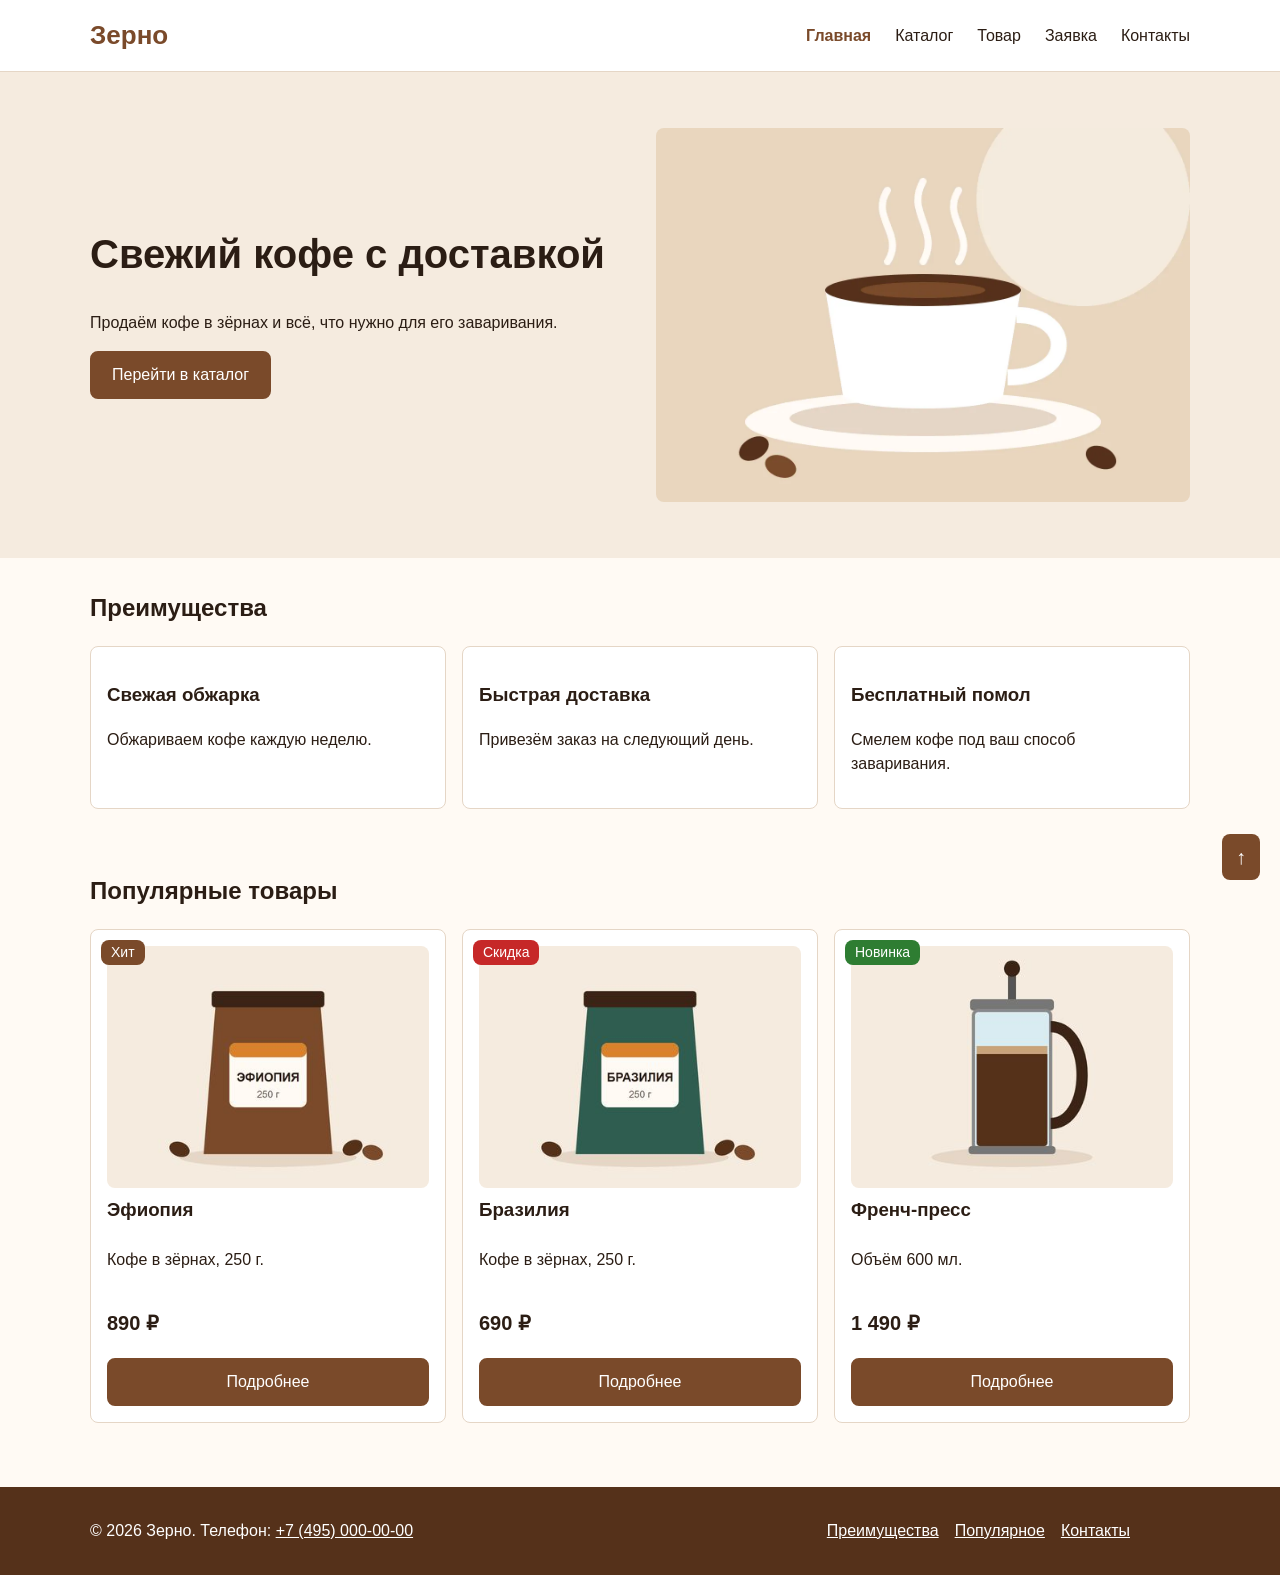
<file: index.html>
<!DOCTYPE html>
<html lang="ru">
<head>
  <meta charset="UTF-8">
  <meta name="viewport" content="width=device-width, initial-scale=1.0">
  <meta name="description" content="Интернет-магазин кофе Зерно.">
  <title>Зерно — магазин кофе</title>
  <link rel="stylesheet" href="css/style.css">
  <link rel="stylesheet" href="css/responsive.css">
</head>
<body>
  <a class="skip-link" href="#main">Перейти к содержимому</a>

  <header class="header">
    <div class="container header__inner">
      <a class="header__logo" href="index.html">Зерно</a>
      <button class="burger" type="button" aria-expanded="false" aria-controls="nav"><span aria-hidden="true">☰</span> Меню</button>
      <nav class="nav" id="nav" aria-label="Главное меню">
        <ul class="nav__list">
          <li><a class="nav__link nav__link--active" href="index.html" aria-current="page">Главная</a></li>
          <li><a class="nav__link" href="catalog.html">Каталог</a></li>
          <li><a class="nav__link" href="product.html">Товар</a></li>
          <li><a class="nav__link" href="order.html">Заявка</a></li>
          <li><a class="nav__link" href="contacts.html">Контакты</a></li>
        </ul>
      </nav>
    </div>
  </header>

  <main id="main">
    <section class="hero">
      <div class="container hero__inner">
        <div>
          <h1 class="hero__title">Свежий кофе с доставкой</h1>
          <p class="hero__text">Продаём кофе в зёрнах и всё, что нужно для его заваривания.</p>
          <a class="button" href="catalog.html">Перейти в каталог</a>
        </div>
        <!-- на телефоне показывается обрезанная картинка, на планшете и компьютере — целая -->
        <picture>
          <source media="(min-width: 768px)" srcset="images/hero.webp" type="image/webp" width="1200" height="840">
          <source media="(min-width: 768px)" srcset="images/hero.jpg" width="1200" height="840">
          <source srcset="images/hero-mobile.webp" type="image/webp">
          <img class="hero__image" src="images/hero-mobile.jpg" width="640" height="480" alt="Чашка горячего кофе на блюдце">
        </picture>
      </div>
    </section>

    <section class="section" id="advantages">
      <div class="container">
        <h2 class="section__title">Преимущества</h2>
        <div class="advantages">
          <div class="advantages__item">
            <h3>Свежая обжарка</h3>
            <p>Обжариваем кофе каждую неделю.</p>
          </div>
          <div class="advantages__item">
            <h3>Быстрая доставка</h3>
            <p>Привезём заказ на следующий день.</p>
          </div>
          <div class="advantages__item">
            <h3>Бесплатный помол</h3>
            <p>Смелем кофе под ваш способ заваривания.</p>
          </div>
        </div>
      </div>
    </section>

    <section class="section" id="popular">
      <div class="container">
        <h2 class="section__title">Популярные товары</h2>
        <div class="products">
          <article class="product-card">
            <span class="product-card__badge">Хит</span>
            <img class="product-card__image"
                 src="images/coffee-ethiopia-400.jpg"
                 srcset="images/coffee-ethiopia-400.jpg 400w, images/coffee-ethiopia-800.jpg 800w"
                 sizes="(min-width: 1024px) 330px, (min-width: 576px) 45vw, 90vw"
                 width="400" height="300" loading="lazy"
                 alt="Пачка кофе Эфиопия">
            <h3 class="product-card__title">Эфиопия</h3>
            <p class="product-card__text">Кофе в зёрнах, 250 г.</p>
            <p class="product-card__price">890 ₽</p>
            <a class="button" href="product.html">Подробнее<span class="visually-hidden"> о товаре «Эфиопия»</span></a>
          </article>
          <article class="product-card">
            <span class="product-card__badge product-card__badge--sale">Скидка</span>
            <img class="product-card__image"
                 src="images/coffee-brazil-400.jpg"
                 srcset="images/coffee-brazil-400.jpg 400w, images/coffee-brazil-800.jpg 800w"
                 sizes="(min-width: 1024px) 330px, (min-width: 576px) 45vw, 90vw"
                 width="400" height="300" loading="lazy"
                 alt="Пачка кофе Бразилия">
            <h3 class="product-card__title">Бразилия</h3>
            <p class="product-card__text">Кофе в зёрнах, 250 г.</p>
            <p class="product-card__price">690 ₽</p>
            <a class="button" href="product.html">Подробнее<span class="visually-hidden"> о товаре «Бразилия»</span></a>
          </article>
          <article class="product-card">
            <span class="product-card__badge product-card__badge--new">Новинка</span>
            <img class="product-card__image"
                 src="images/french-press-400.jpg"
                 srcset="images/french-press-400.jpg 400w, images/french-press-800.jpg 800w"
                 sizes="(min-width: 1024px) 330px, (min-width: 576px) 45vw, 90vw"
                 width="400" height="300" loading="lazy"
                 alt="Френч-пресс для заваривания кофе">
            <h3 class="product-card__title">Френч-пресс</h3>
            <p class="product-card__text">Объём 600 мл.</p>
            <p class="product-card__price">1 490 ₽</p>
            <a class="button" href="product.html">Подробнее<span class="visually-hidden"> о товаре «Френч-пресс»</span></a>
          </article>
        </div>
      </div>
    </section>
  </main>

  <footer class="footer">
    <div class="container footer__inner">
      <p>© 2026 Зерно. Телефон: <a class="footer__link" href="tel:+74950000000">+7 (495) 000-00-00</a></p>
      <nav class="footer__nav" aria-label="Нижнее меню">
        <a class="footer__link" href="index.html#advantages">Преимущества</a>
        <a class="footer__link" href="index.html#popular">Популярное</a>
        <a class="footer__link" href="contacts.html">Контакты</a>
      </nav>
    </div>
  </footer>

  <a class="to-top" href="#" aria-label="Наверх">↑</a>

  <script src="js/main.js"></script>
</body>
</html>
</file>
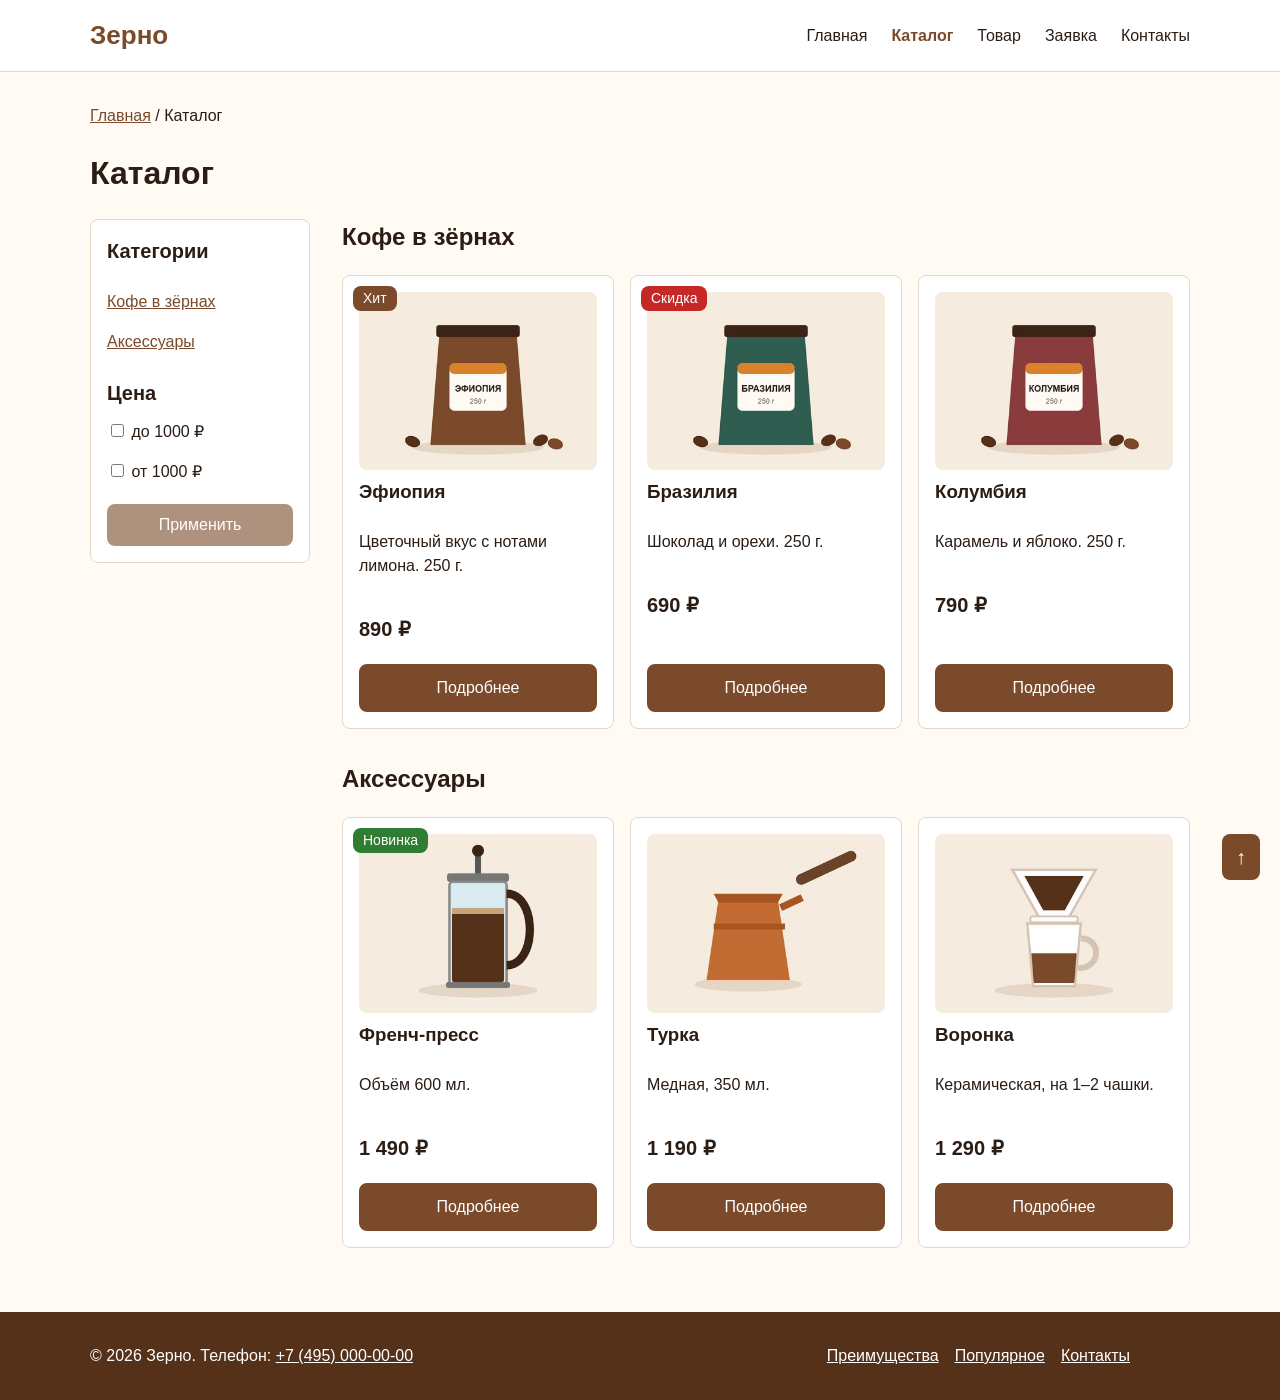
<file: catalog.html>
<!DOCTYPE html>
<html lang="ru">
<head>
  <meta charset="UTF-8">
  <meta name="viewport" content="width=device-width, initial-scale=1.0">
  <meta name="description" content="Каталог кофе и аксессуаров магазина Зерно.">
  <title>Каталог — Зерно</title>
  <link rel="stylesheet" href="css/style.css">
  <link rel="stylesheet" href="css/responsive.css">
</head>
<body>
  <a class="skip-link" href="#main">Перейти к содержимому</a>

  <header class="header">
    <div class="container header__inner">
      <a class="header__logo" href="index.html">Зерно</a>
      <button class="burger" type="button" aria-expanded="false" aria-controls="nav"><span aria-hidden="true">☰</span> Меню</button>
      <nav class="nav" id="nav" aria-label="Главное меню">
        <ul class="nav__list">
          <li><a class="nav__link" href="index.html">Главная</a></li>
          <li><a class="nav__link nav__link--active" href="catalog.html" aria-current="page">Каталог</a></li>
          <li><a class="nav__link" href="product.html">Товар</a></li>
          <li><a class="nav__link" href="order.html">Заявка</a></li>
          <li><a class="nav__link" href="contacts.html">Контакты</a></li>
        </ul>
      </nav>
    </div>
  </header>

  <main class="container page" id="main">
    <p class="breadcrumbs"><a href="index.html">Главная</a> / Каталог</p>
    <h1>Каталог</h1>

    <div class="catalog">
      <aside class="filter">
        <h2 class="filter__title">Категории</h2>
        <ul class="filter__list">
          <li><a class="filter__link" href="#coffee">Кофе в зёрнах</a></li>
          <li><a class="filter__link" href="#accessories">Аксессуары</a></li>
        </ul>

        <fieldset class="filter__group">
          <legend class="filter__title">Цена</legend>
          <label class="filter__option"><input type="checkbox" name="price" value="cheap"> до 1000 ₽</label>
          <label class="filter__option"><input type="checkbox" name="price" value="expensive"> от 1000 ₽</label>
        </fieldset>
        <button class="button" type="button" disabled>Применить</button>
      </aside>

      <div>
        <section id="coffee">
          <h2 class="section__title">Кофе в зёрнах</h2>
          <div class="products">
            <article class="product-card">
              <span class="product-card__badge">Хит</span>
              <img class="product-card__image"
                   src="images/coffee-ethiopia-400.jpg"
                   srcset="images/coffee-ethiopia-400.jpg 400w, images/coffee-ethiopia-800.jpg 800w"
                   sizes="(min-width: 1024px) 330px, (min-width: 576px) 45vw, 90vw"
                   width="400" height="300"
                   alt="Пачка кофе Эфиопия">
              <h3 class="product-card__title">Эфиопия</h3>
              <p class="product-card__text">Цветочный вкус с нотами лимона. 250 г.</p>
              <p class="product-card__price">890 ₽</p>
              <a class="button" href="product.html">Подробнее<span class="visually-hidden"> о товаре «Эфиопия»</span></a>
            </article>
            <article class="product-card">
              <span class="product-card__badge product-card__badge--sale">Скидка</span>
              <img class="product-card__image"
                   src="images/coffee-brazil-400.jpg"
                   srcset="images/coffee-brazil-400.jpg 400w, images/coffee-brazil-800.jpg 800w"
                   sizes="(min-width: 1024px) 330px, (min-width: 576px) 45vw, 90vw"
                   width="400" height="300"
                   alt="Пачка кофе Бразилия">
              <h3 class="product-card__title">Бразилия</h3>
              <p class="product-card__text">Шоколад и орехи. 250 г.</p>
              <p class="product-card__price">690 ₽</p>
              <a class="button" href="product.html">Подробнее<span class="visually-hidden"> о товаре «Бразилия»</span></a>
            </article>
            <article class="product-card">
              <img class="product-card__image"
                   src="images/coffee-colombia-400.jpg"
                   srcset="images/coffee-colombia-400.jpg 400w, images/coffee-colombia-800.jpg 800w"
                   sizes="(min-width: 1024px) 330px, (min-width: 576px) 45vw, 90vw"
                   width="400" height="300" loading="lazy"
                   alt="Пачка кофе Колумбия">
              <h3 class="product-card__title">Колумбия</h3>
              <p class="product-card__text">Карамель и яблоко. 250 г.</p>
              <p class="product-card__price">790 ₽</p>
              <a class="button" href="product.html">Подробнее<span class="visually-hidden"> о товаре «Колумбия»</span></a>
            </article>
          </div>
        </section>

        <section id="accessories">
          <h2 class="section__title">Аксессуары</h2>
          <div class="products">
            <article class="product-card">
              <span class="product-card__badge product-card__badge--new">Новинка</span>
              <img class="product-card__image"
                   src="images/french-press-400.jpg"
                   srcset="images/french-press-400.jpg 400w, images/french-press-800.jpg 800w"
                   sizes="(min-width: 1024px) 330px, (min-width: 576px) 45vw, 90vw"
                   width="400" height="300" loading="lazy"
                   alt="Френч-пресс для заваривания кофе">
              <h3 class="product-card__title">Френч-пресс</h3>
              <p class="product-card__text">Объём 600 мл.</p>
              <p class="product-card__price">1 490 ₽</p>
              <a class="button" href="product.html">Подробнее<span class="visually-hidden"> о товаре «Френч-пресс»</span></a>
            </article>
            <article class="product-card">
              <img class="product-card__image"
                   src="images/cezve-400.jpg"
                   srcset="images/cezve-400.jpg 400w, images/cezve-800.jpg 800w"
                   sizes="(min-width: 1024px) 330px, (min-width: 576px) 45vw, 90vw"
                   width="400" height="300" loading="lazy"
                   alt="Медная турка с длинной ручкой">
              <h3 class="product-card__title">Турка</h3>
              <p class="product-card__text">Медная, 350 мл.</p>
              <p class="product-card__price">1 190 ₽</p>
              <a class="button" href="product.html">Подробнее<span class="visually-hidden"> о товаре «Турка»</span></a>
            </article>
            <article class="product-card">
              <img class="product-card__image"
                   src="images/pour-over-400.jpg"
                   srcset="images/pour-over-400.jpg 400w, images/pour-over-800.jpg 800w"
                   sizes="(min-width: 1024px) 330px, (min-width: 576px) 45vw, 90vw"
                   width="400" height="300" loading="lazy"
                   alt="Керамическая воронка для заваривания кофе">
              <h3 class="product-card__title">Воронка</h3>
              <p class="product-card__text">Керамическая, на 1–2 чашки.</p>
              <p class="product-card__price">1 290 ₽</p>
              <a class="button" href="product.html">Подробнее<span class="visually-hidden"> о товаре «Воронка»</span></a>
            </article>
          </div>
        </section>
      </div>
    </div>
  </main>

  <footer class="footer">
    <div class="container footer__inner">
      <p>© 2026 Зерно. Телефон: <a class="footer__link" href="tel:+74950000000">+7 (495) 000-00-00</a></p>
      <nav class="footer__nav" aria-label="Нижнее меню">
        <a class="footer__link" href="index.html#advantages">Преимущества</a>
        <a class="footer__link" href="index.html#popular">Популярное</a>
        <a class="footer__link" href="contacts.html">Контакты</a>
      </nav>
    </div>
  </footer>

  <a class="to-top" href="#" aria-label="Наверх">↑</a>

  <script src="js/main.js"></script>
</body>
</html>
</file>
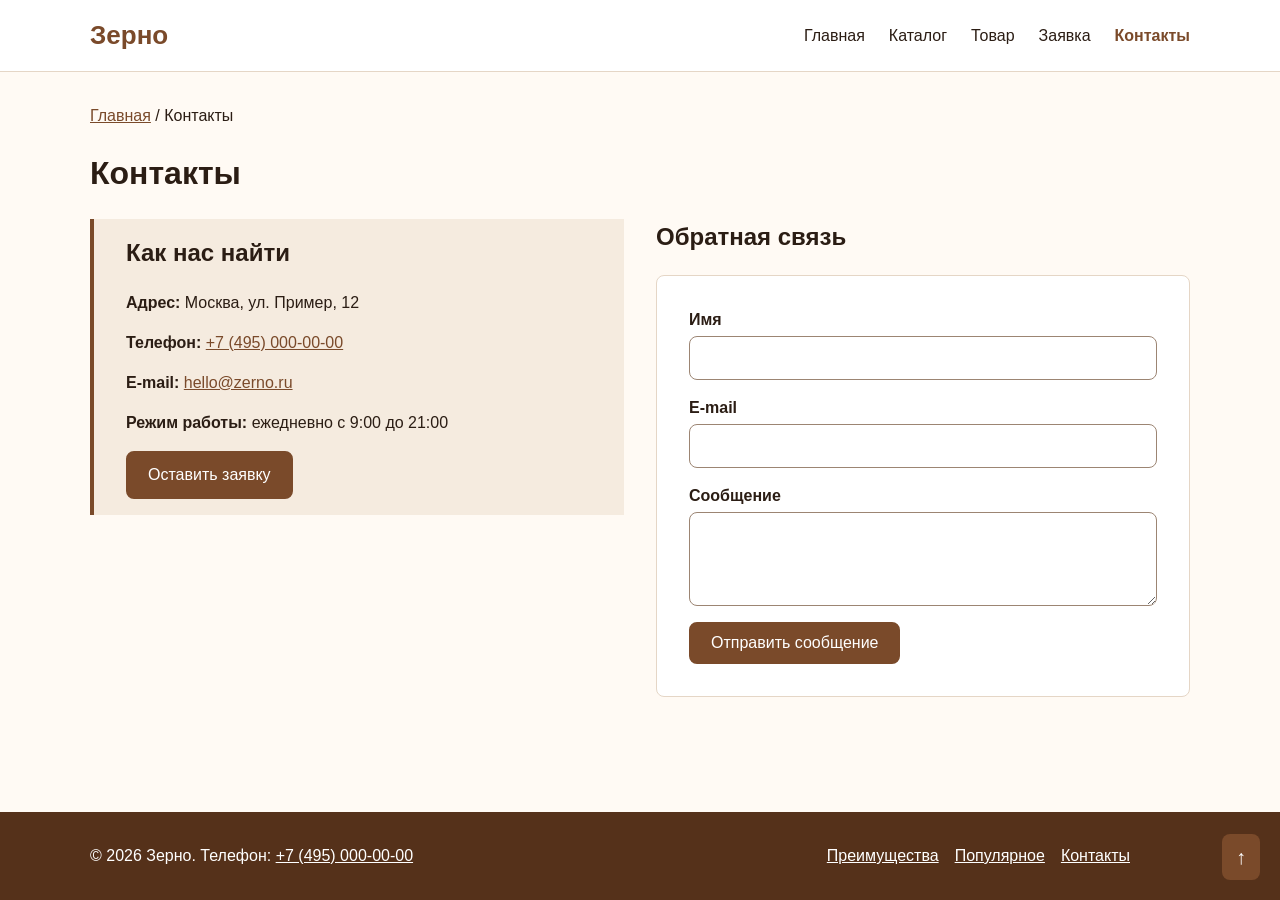
<file: contacts.html>
<!DOCTYPE html>
<html lang="ru">
<head>
  <meta charset="UTF-8">
  <meta name="viewport" content="width=device-width, initial-scale=1.0">
  <meta name="description" content="Контакты магазина Зерно.">
  <title>Контакты — Зерно</title>
  <link rel="stylesheet" href="css/style.css">
  <link rel="stylesheet" href="css/responsive.css">
</head>
<body>
  <a class="skip-link" href="#main">Перейти к содержимому</a>

  <header class="header">
    <div class="container header__inner">
      <a class="header__logo" href="index.html">Зерно</a>
      <button class="burger" type="button" aria-expanded="false" aria-controls="nav"><span aria-hidden="true">☰</span> Меню</button>
      <nav class="nav" id="nav" aria-label="Главное меню">
        <ul class="nav__list">
          <li><a class="nav__link" href="index.html">Главная</a></li>
          <li><a class="nav__link" href="catalog.html">Каталог</a></li>
          <li><a class="nav__link" href="product.html">Товар</a></li>
          <li><a class="nav__link" href="order.html">Заявка</a></li>
          <li><a class="nav__link nav__link--active" href="contacts.html" aria-current="page">Контакты</a></li>
        </ul>
      </nav>
    </div>
  </header>

  <main class="container page" id="main">
    <p class="breadcrumbs"><a href="index.html">Главная</a> / Контакты</p>
    <h1>Контакты</h1>

    <div class="contacts-page">
      <section class="contacts">
        <h2>Как нас найти</h2>
        <p><b>Адрес:</b> Москва, ул. Пример, 12</p>
        <p><b>Телефон:</b> <a href="tel:+74950000000">+7 (495) 000-00-00</a></p>
        <p><b>E-mail:</b> <a href="mailto:hello@zerno.ru">hello@zerno.ru</a></p>
        <p><b>Режим работы:</b> ежедневно с 9:00 до 21:00</p>
        <a class="button" href="order.html">Оставить заявку</a>
      </section>

      <section>
        <h2>Обратная связь</h2>
        <form class="form" action="#" method="post">
          <div class="form__field">
            <label class="form__label" for="feedback-name">Имя</label>
            <input class="form__input" id="feedback-name" name="name" type="text" autocomplete="name" required>
          </div>

          <div class="form__field">
            <label class="form__label" for="feedback-email">E-mail</label>
            <input class="form__input" id="feedback-email" name="email" type="email" autocomplete="email" required>
          </div>

          <div class="form__field">
            <label class="form__label" for="feedback-message">Сообщение</label>
            <textarea class="form__input" id="feedback-message" name="message" rows="4" required></textarea>
          </div>

          <button class="button" type="submit">Отправить сообщение</button>
        </form>
      </section>
    </div>
  </main>

  <footer class="footer">
    <div class="container footer__inner">
      <p>© 2026 Зерно. Телефон: <a class="footer__link" href="tel:+74950000000">+7 (495) 000-00-00</a></p>
      <nav class="footer__nav" aria-label="Нижнее меню">
        <a class="footer__link" href="index.html#advantages">Преимущества</a>
        <a class="footer__link" href="index.html#popular">Популярное</a>
        <a class="footer__link" href="contacts.html">Контакты</a>
      </nav>
    </div>
  </footer>

  <a class="to-top" href="#" aria-label="Наверх">↑</a>

  <script src="js/main.js"></script>
</body>
</html>
</file>
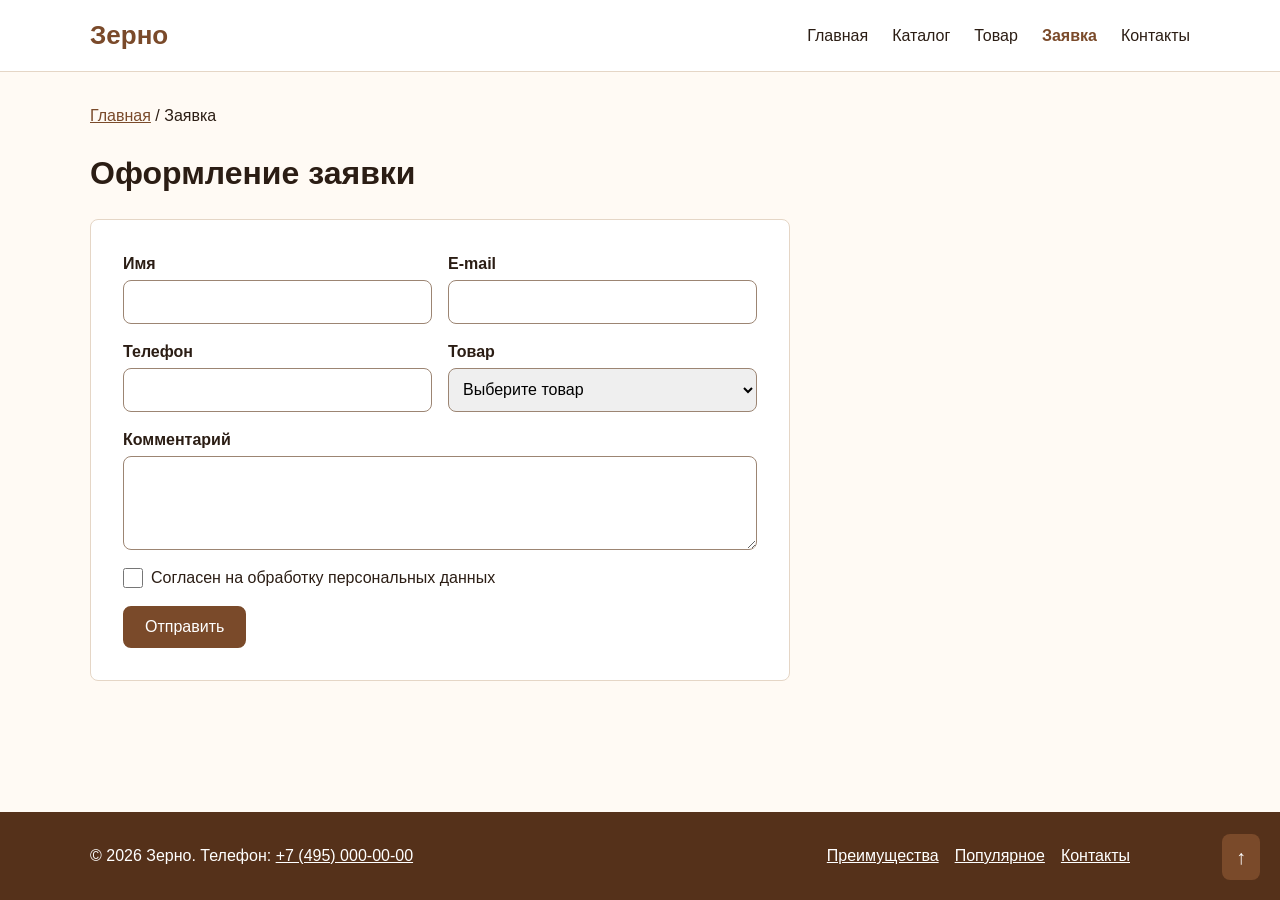
<file: order.html>
<!DOCTYPE html>
<html lang="ru">
<head>
  <meta charset="UTF-8">
  <meta name="viewport" content="width=device-width, initial-scale=1.0">
  <meta name="description" content="Форма заявки на покупку в магазине Зерно.">
  <title>Заявка — Зерно</title>
  <link rel="stylesheet" href="css/style.css">
  <link rel="stylesheet" href="css/responsive.css">
</head>
<body>
  <a class="skip-link" href="#main">Перейти к содержимому</a>

  <header class="header">
    <div class="container header__inner">
      <a class="header__logo" href="index.html">Зерно</a>
      <button class="burger" type="button" aria-expanded="false" aria-controls="nav"><span aria-hidden="true">☰</span> Меню</button>
      <nav class="nav" id="nav" aria-label="Главное меню">
        <ul class="nav__list">
          <li><a class="nav__link" href="index.html">Главная</a></li>
          <li><a class="nav__link" href="catalog.html">Каталог</a></li>
          <li><a class="nav__link" href="product.html">Товар</a></li>
          <li><a class="nav__link nav__link--active" href="order.html" aria-current="page">Заявка</a></li>
          <li><a class="nav__link" href="contacts.html">Контакты</a></li>
        </ul>
      </nav>
    </div>
  </header>

  <main class="container page" id="main">
    <p class="breadcrumbs"><a href="index.html">Главная</a> / Заявка</p>
    <h1>Оформление заявки</h1>

    <section>
      <form class="form form--order" action="#" method="post">
        <div class="form__field">
          <label class="form__label" for="name">Имя</label>
          <input class="form__input" id="name" name="name" type="text" autocomplete="name" required>
        </div>

        <div class="form__field">
          <label class="form__label" for="email">E-mail</label>
          <input class="form__input" id="email" name="email" type="email" autocomplete="email" required>
        </div>

        <div class="form__field">
          <label class="form__label" for="phone">Телефон</label>
          <input class="form__input" id="phone" name="phone" type="tel" autocomplete="tel" required>
        </div>

        <div class="form__field">
          <label class="form__label" for="product">Товар</label>
          <select class="form__input" id="product" name="product" required>
            <option value="">Выберите товар</option>
            <option value="ethiopia">Кофе Эфиопия</option>
            <option value="brazil">Кофе Бразилия</option>
            <option value="colombia">Кофе Колумбия</option>
            <option value="french-press">Френч-пресс</option>
            <option value="cezve">Турка</option>
            <option value="pour-over">Воронка</option>
          </select>
        </div>

        <div class="form__field form__field--wide">
          <label class="form__label" for="comment">Комментарий</label>
          <textarea class="form__input" id="comment" name="comment" rows="4"></textarea>
        </div>

        <div class="form__checkbox">
          <input id="agree" name="agree" type="checkbox" required>
          <label for="agree">Согласен на обработку персональных данных</label>
        </div>

        <button class="button" type="submit">Отправить</button>
      </form>
    </section>
  </main>

  <footer class="footer">
    <div class="container footer__inner">
      <p>© 2026 Зерно. Телефон: <a class="footer__link" href="tel:+74950000000">+7 (495) 000-00-00</a></p>
      <nav class="footer__nav" aria-label="Нижнее меню">
        <a class="footer__link" href="index.html#advantages">Преимущества</a>
        <a class="footer__link" href="index.html#popular">Популярное</a>
        <a class="footer__link" href="contacts.html">Контакты</a>
      </nav>
    </div>
  </footer>

  <a class="to-top" href="#" aria-label="Наверх">↑</a>

  <script src="js/main.js"></script>
</body>
</html>
</file>
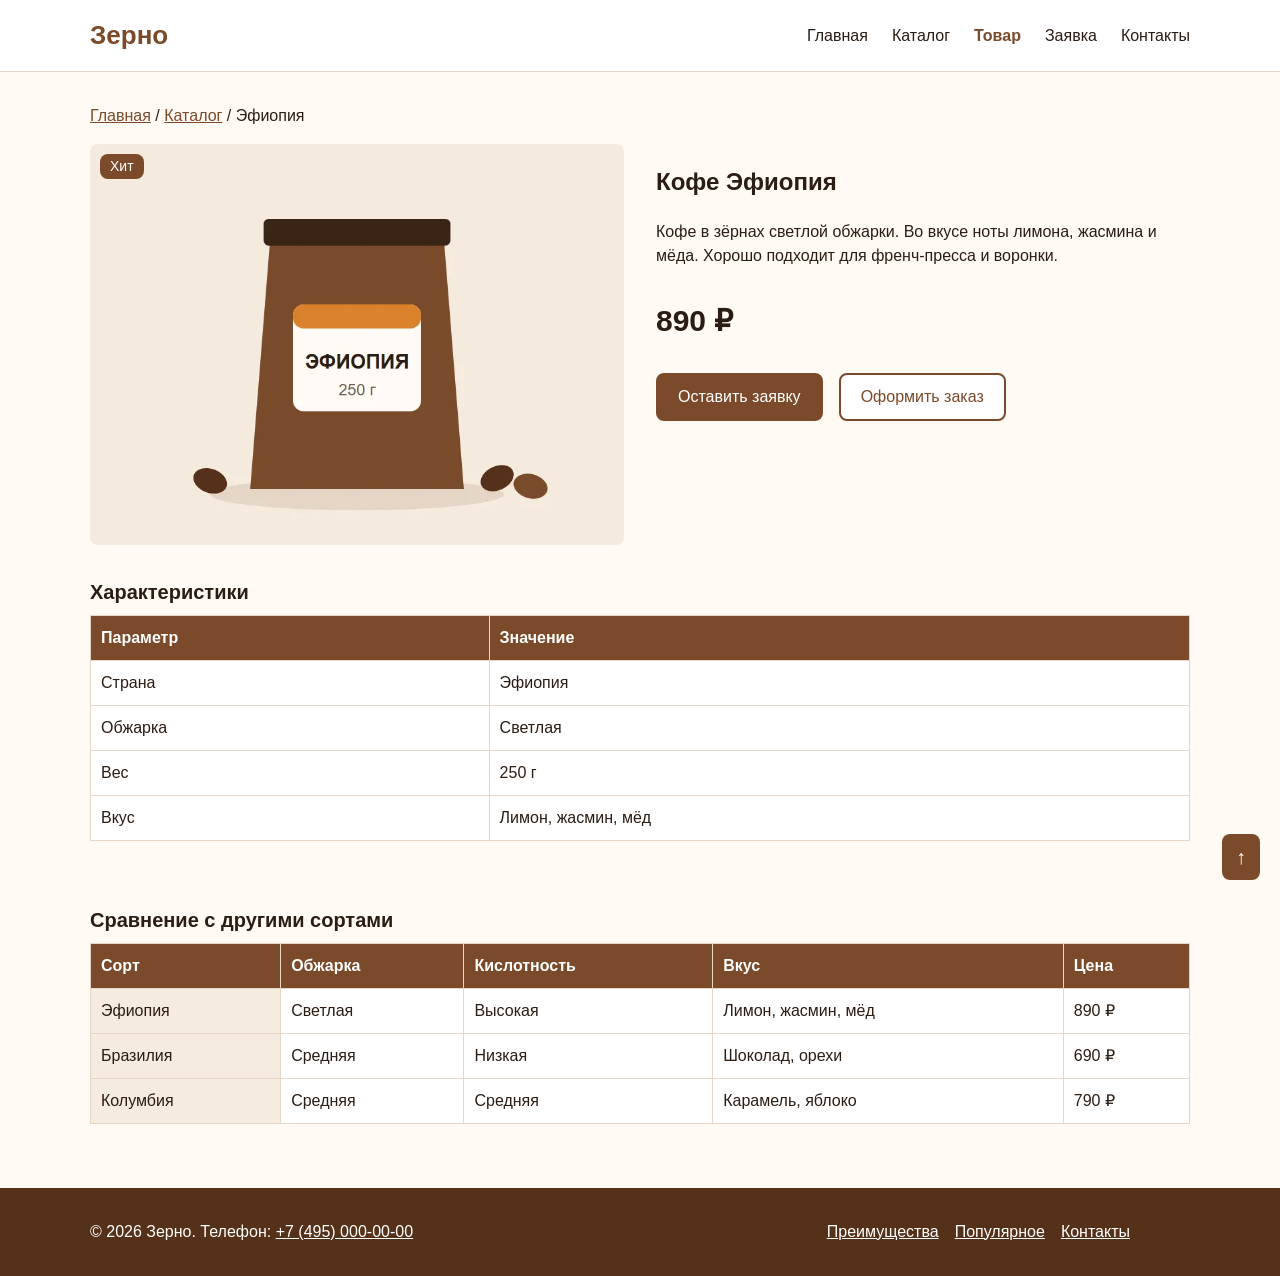
<file: product.html>
<!DOCTYPE html>
<html lang="ru">
<head>
  <meta charset="UTF-8">
  <meta name="viewport" content="width=device-width, initial-scale=1.0">
  <meta name="description" content="Кофе Эфиопия в зёрнах: описание, характеристики и цена.">
  <title>Кофе Эфиопия — Зерно</title>
  <link rel="stylesheet" href="css/style.css">
  <link rel="stylesheet" href="css/responsive.css">
</head>
<body>
  <a class="skip-link" href="#main">Перейти к содержимому</a>

  <header class="header">
    <div class="container header__inner">
      <a class="header__logo" href="index.html">Зерно</a>
      <button class="burger" type="button" aria-expanded="false" aria-controls="nav"><span aria-hidden="true">☰</span> Меню</button>
      <nav class="nav" id="nav" aria-label="Главное меню">
        <ul class="nav__list">
          <li><a class="nav__link" href="index.html">Главная</a></li>
          <li><a class="nav__link" href="catalog.html">Каталог</a></li>
          <li><a class="nav__link nav__link--active" href="product.html" aria-current="page">Товар</a></li>
          <li><a class="nav__link" href="order.html">Заявка</a></li>
          <li><a class="nav__link" href="contacts.html">Контакты</a></li>
        </ul>
      </nav>
    </div>
  </header>

  <main class="container page" id="main">
    <p class="breadcrumbs"><a href="index.html">Главная</a> / <a href="catalog.html">Каталог</a> / Эфиопия</p>

    <article class="product">
      <div class="product__picture">
        <span class="product-card__badge">Хит</span>
        <!-- браузер сам выберет формат (WebP или JPG) и размер картинки -->
        <picture>
          <source type="image/webp"
                  srcset="images/coffee-ethiopia-400.webp 400w, images/coffee-ethiopia-800.webp 800w"
                  sizes="(min-width: 768px) 45vw, 90vw">
          <img class="product__image"
               src="images/coffee-ethiopia-800.jpg"
               srcset="images/coffee-ethiopia-400.jpg 400w, images/coffee-ethiopia-800.jpg 800w"
               sizes="(min-width: 768px) 45vw, 90vw"
               width="800" height="600"
               alt="Пачка кофе Эфиопия светлой обжарки, 250 г">
        </picture>
      </div>
      <div>
        <h1>Кофе Эфиопия</h1>
        <p>Кофе в зёрнах светлой обжарки. Во вкусе ноты лимона, жасмина и мёда. Хорошо подходит для френч-пресса и воронки.</p>
        <p class="product__price">890 ₽</p>
        <div class="product__buttons">
          <a class="button" id="buy" href="#modal">Оставить заявку</a>
          <a class="button button--secondary" href="order.html">Оформить заказ</a>
        </div>
      </div>
    </article>

    <section class="section">
      <div class="table-wrapper">
        <table class="table">
          <caption class="table__caption">Характеристики</caption>
          <thead>
            <tr>
              <th scope="col">Параметр</th>
              <th scope="col">Значение</th>
            </tr>
          </thead>
          <tbody>
            <tr>
              <td>Страна</td>
              <td>Эфиопия</td>
            </tr>
            <tr>
              <td>Обжарка</td>
              <td>Светлая</td>
            </tr>
            <tr>
              <td>Вес</td>
              <td>250 г</td>
            </tr>
            <tr>
              <td>Вкус</td>
              <td>Лимон, жасмин, мёд</td>
            </tr>
          </tbody>
        </table>
      </div>
    </section>

    <section class="section">
      <!-- на телефоне таблица превращается в карточки (см. responsive.css) -->
      <div class="table-wrapper">
        <table class="table compare-table">
          <caption class="table__caption">Сравнение с другими сортами</caption>
          <thead>
            <tr>
              <th scope="col">Сорт</th>
              <th scope="col">Обжарка</th>
              <th scope="col">Кислотность</th>
              <th scope="col">Вкус</th>
              <th scope="col">Цена</th>
            </tr>
          </thead>
          <tbody>
            <tr>
              <td data-label="Сорт">Эфиопия</td>
              <td data-label="Обжарка">Светлая</td>
              <td data-label="Кислотность">Высокая</td>
              <td data-label="Вкус">Лимон, жасмин, мёд</td>
              <td data-label="Цена">890 ₽</td>
            </tr>
            <tr>
              <td data-label="Сорт">Бразилия</td>
              <td data-label="Обжарка">Средняя</td>
              <td data-label="Кислотность">Низкая</td>
              <td data-label="Вкус">Шоколад, орехи</td>
              <td data-label="Цена">690 ₽</td>
            </tr>
            <tr>
              <td data-label="Сорт">Колумбия</td>
              <td data-label="Обжарка">Средняя</td>
              <td data-label="Кислотность">Средняя</td>
              <td data-label="Вкус">Карамель, яблоко</td>
              <td data-label="Цена">790 ₽</td>
            </tr>
          </tbody>
        </table>
      </div>
    </section>
  </main>

  <footer class="footer">
    <div class="container footer__inner">
      <p>© 2026 Зерно. Телефон: <a class="footer__link" href="tel:+74950000000">+7 (495) 000-00-00</a></p>
      <nav class="footer__nav" aria-label="Нижнее меню">
        <a class="footer__link" href="index.html#advantages">Преимущества</a>
        <a class="footer__link" href="index.html#popular">Популярное</a>
        <a class="footer__link" href="contacts.html">Контакты</a>
      </nav>
    </div>
  </footer>

  <div class="modal" id="modal" role="dialog" aria-modal="true" aria-labelledby="modal-title">
    <div class="modal__window">
      <a class="modal__close" href="#buy" aria-label="Закрыть окно">×</a>
      <h2 id="modal-title">Заявка на товар</h2>
      <p>Чтобы купить кофе Эфиопия, заполните форму заявки. Мы перезвоним вам в течение 15 минут.</p>
      <a class="button" href="order.html">Заполнить заявку</a>
    </div>
  </div>

  <a class="to-top" href="#" aria-label="Наверх">↑</a>

  <script src="js/main.js"></script>
</body>
</html>
</file>
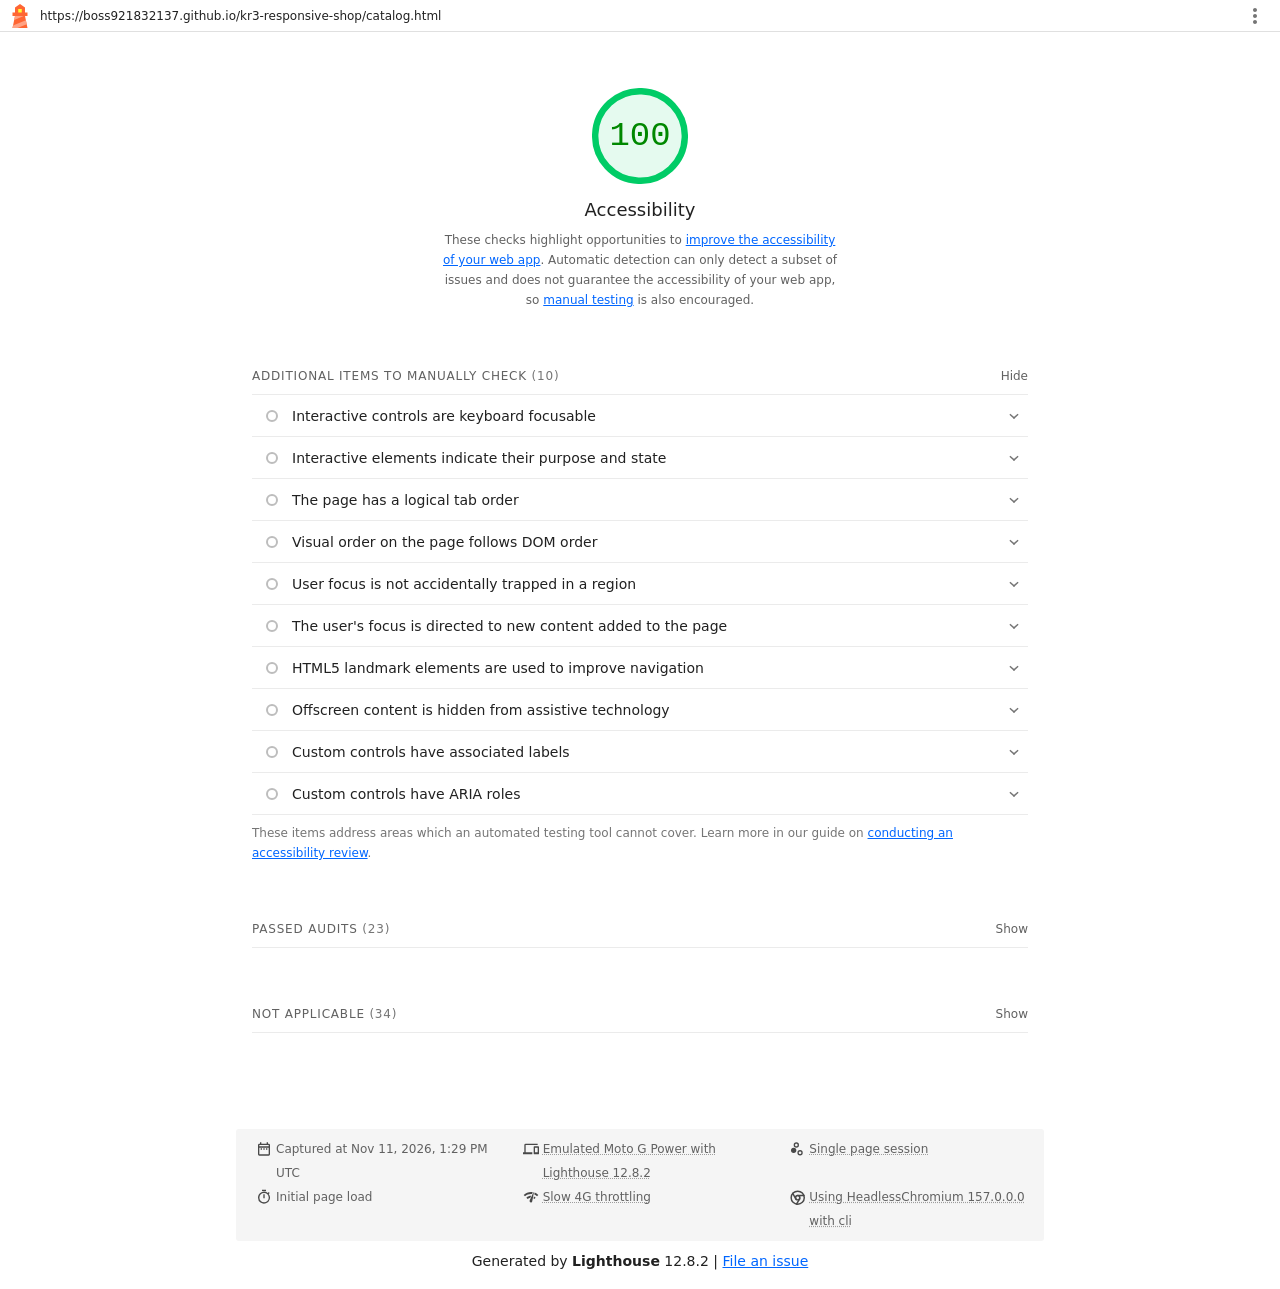
<file: lighthouse/accessibility-catalog.html>
<!--
@license
Copyright 2018 Google LLC
SPDX-License-Identifier: Apache-2.0
-->
<!doctype html>
<html lang="en">
<head>
  <meta charset="utf-8">
  <meta name="viewport" content="width=device-width, initial-scale=1, minimum-scale=1">
  <link rel="icon" href='data:image/svg+xml;utf8,<svg fill="none" xmlns="http://www.w3.org/2000/svg" viewBox="0 0 48 48"><path d="m14 7 10-7 10 7v10h5v7h-5l5 24H9l5-24H9v-7h5V7Z" fill="%23F63"/><path d="M31.561 24H14l-1.689 8.105L31.561 24ZM18.983 48H9l1.022-4.907L35.723 32.27l1.663 7.98L18.983 48Z" fill="%23FFA385"/><path fill="%23FF3" d="M20.5 10h7v7h-7z"/></svg>'>
  <title>Lighthouse Report</title>
  <style>body {margin: 0}</style>
</head>
<body>
  <noscript>Lighthouse report requires JavaScript. Please enable.</noscript>

  <div id="lh-log"></div>

  <script>window.__LIGHTHOUSE_JSON__ = {"lighthouseVersion":"12.8.2","requestedUrl":"https://boss921832137.github.io/kr3-responsive-shop/catalog.html","mainDocumentUrl":"https://boss921832137.github.io/kr3-responsive-shop/catalog.html","finalDisplayedUrl":"https://boss921832137.github.io/kr3-responsive-shop/catalog.html","finalUrl":"https://boss921832137.github.io/kr3-responsive-shop/catalog.html","fetchTime":"2026-11-11T13:29:58.336Z","gatherMode":"navigation","runWarnings":[],"userAgent":"Mozilla/5.0 (Windows NT 10.0; Win64; x64) AppleWebKit/537.36 (KHTML, like Gecko) HeadlessChrome/157.0.0.0 Safari/537.36 Edg/157.0.0.0","environment":{"networkUserAgent":"Mozilla/5.0 (Linux; Android 11; moto g power (2022)) AppleWebKit/537.36 (KHTML, like Gecko) Chrome/136.0.0.0 Mobile Safari/537.36","hostUserAgent":"Mozilla/5.0 (Windows NT 10.0; Win64; x64) AppleWebKit/537.36 (KHTML, like Gecko) HeadlessChrome/157.0.0.0 Safari/537.36 Edg/157.0.0.0","benchmarkIndex":1402,"credits":{"axe-core":"4.14.0"}},"audits":{"accesskeys":{"id":"accesskeys","title":"`[accesskey]` values are unique","description":"Access keys let users quickly focus a part of the page. For proper navigation, each access key must be unique. [Learn more about access keys](https://dequeuniversity.com/rules/axe/4.10/accesskeys).","score":null,"scoreDisplayMode":"notApplicable"},"aria-allowed-attr":{"id":"aria-allowed-attr","title":"`[aria-*]` attributes match their roles","description":"Each ARIA `role` supports a specific subset of `aria-*` attributes. Mismatching these invalidates the `aria-*` attributes. [Learn how to match ARIA attributes to their roles](https://dequeuniversity.com/rules/axe/4.10/aria-allowed-attr).","score":1,"scoreDisplayMode":"binary","details":{"type":"table","headings":[{"key":"node","valueType":"node","subItemsHeading":{"key":"relatedNode","valueType":"node"},"label":"Failing Elements"}],"items":[]}},"aria-allowed-role":{"id":"aria-allowed-role","title":"Uses ARIA roles only on compatible elements","description":"Many HTML elements can only be assigned certain ARIA roles. Using ARIA roles where they are not allowed can interfere with the accessibility of the web page. [Learn more about ARIA roles](https://dequeuniversity.com/rules/axe/4.10/aria-allowed-role).","score":null,"scoreDisplayMode":"notApplicable"},"aria-command-name":{"id":"aria-command-name","title":"`button`, `link`, and `menuitem` elements have accessible names","description":"When an element doesn't have an accessible name, screen readers announce it with a generic name, making it unusable for users who rely on screen readers. [Learn how to make command elements more accessible](https://dequeuniversity.com/rules/axe/4.10/aria-command-name).","score":null,"scoreDisplayMode":"notApplicable"},"aria-conditional-attr":{"id":"aria-conditional-attr","title":"ARIA attributes are used as specified for the element's role","description":"Some ARIA attributes are only allowed on an element under certain conditions. [Learn more about conditional ARIA attributes](https://dequeuniversity.com/rules/axe/4.10/aria-conditional-attr).","score":1,"scoreDisplayMode":"binary","details":{"type":"table","headings":[{"key":"node","valueType":"node","subItemsHeading":{"key":"relatedNode","valueType":"node"},"label":"Failing Elements"}],"items":[]}},"aria-deprecated-role":{"id":"aria-deprecated-role","title":"Deprecated ARIA roles were not used","description":"Deprecated ARIA roles may not be processed correctly by assistive technology. [Learn more about deprecated ARIA roles](https://dequeuniversity.com/rules/axe/4.10/aria-deprecated-role).","score":null,"scoreDisplayMode":"notApplicable"},"aria-dialog-name":{"id":"aria-dialog-name","title":"Elements with `role=\"dialog\"` or `role=\"alertdialog\"` have accessible names.","description":"ARIA dialog elements without accessible names may prevent screen readers users from discerning the purpose of these elements. [Learn how to make ARIA dialog elements more accessible](https://dequeuniversity.com/rules/axe/4.10/aria-dialog-name).","score":null,"scoreDisplayMode":"notApplicable"},"aria-hidden-body":{"id":"aria-hidden-body","title":"`[aria-hidden=\"true\"]` is not present on the document `\u003cbody>`","description":"Assistive technologies, like screen readers, work inconsistently when `aria-hidden=\"true\"` is set on the document `\u003cbody>`. [Learn how `aria-hidden` affects the document body](https://dequeuniversity.com/rules/axe/4.10/aria-hidden-body).","score":1,"scoreDisplayMode":"binary","details":{"type":"table","headings":[{"key":"node","valueType":"node","subItemsHeading":{"key":"relatedNode","valueType":"node"},"label":"Failing Elements"}],"items":[]}},"aria-hidden-focus":{"id":"aria-hidden-focus","title":"`[aria-hidden=\"true\"]` elements do not contain focusable descendents","description":"Focusable descendents within an `[aria-hidden=\"true\"]` element prevent those interactive elements from being available to users of assistive technologies like screen readers. [Learn how `aria-hidden` affects focusable elements](https://dequeuniversity.com/rules/axe/4.10/aria-hidden-focus).","score":1,"scoreDisplayMode":"binary","details":{"type":"table","headings":[{"key":"node","valueType":"node","subItemsHeading":{"key":"relatedNode","valueType":"node"},"label":"Failing Elements"}],"items":[]}},"aria-input-field-name":{"id":"aria-input-field-name","title":"ARIA input fields have accessible names","description":"When an input field doesn't have an accessible name, screen readers announce it with a generic name, making it unusable for users who rely on screen readers. [Learn more about input field labels](https://dequeuniversity.com/rules/axe/4.10/aria-input-field-name).","score":null,"scoreDisplayMode":"notApplicable"},"aria-meter-name":{"id":"aria-meter-name","title":"ARIA `meter` elements have accessible names","description":"When a meter element doesn't have an accessible name, screen readers announce it with a generic name, making it unusable for users who rely on screen readers. [Learn how to name `meter` elements](https://dequeuniversity.com/rules/axe/4.10/aria-meter-name).","score":null,"scoreDisplayMode":"notApplicable"},"aria-progressbar-name":{"id":"aria-progressbar-name","title":"ARIA `progressbar` elements have accessible names","description":"When a `progressbar` element doesn't have an accessible name, screen readers announce it with a generic name, making it unusable for users who rely on screen readers. [Learn how to label `progressbar` elements](https://dequeuniversity.com/rules/axe/4.10/aria-progressbar-name).","score":null,"scoreDisplayMode":"notApplicable"},"aria-prohibited-attr":{"id":"aria-prohibited-attr","title":"Elements use only permitted ARIA attributes","description":"Using ARIA attributes in roles where they are prohibited can mean that important information is not communicated to users of assistive technologies. [Learn more about prohibited ARIA roles](https://dequeuniversity.com/rules/axe/4.10/aria-prohibited-attr).","score":1,"scoreDisplayMode":"binary","details":{"type":"table","headings":[{"key":"node","valueType":"node","subItemsHeading":{"key":"relatedNode","valueType":"node"},"label":"Failing Elements"}],"items":[]}},"aria-required-attr":{"id":"aria-required-attr","title":"`[role]`s have all required `[aria-*]` attributes","description":"Some ARIA roles have required attributes that describe the state of the element to screen readers. [Learn more about roles and required attributes](https://dequeuniversity.com/rules/axe/4.10/aria-required-attr).","score":null,"scoreDisplayMode":"notApplicable"},"aria-required-children":{"id":"aria-required-children","title":"Elements with an ARIA `[role]` that require children to contain a specific `[role]` have all required children.","description":"Some ARIA parent roles must contain specific child roles to perform their intended accessibility functions. [Learn more about roles and required children elements](https://dequeuniversity.com/rules/axe/4.10/aria-required-children).","score":null,"scoreDisplayMode":"notApplicable"},"aria-required-parent":{"id":"aria-required-parent","title":"`[role]`s are contained by their required parent element","description":"Some ARIA child roles must be contained by specific parent roles to properly perform their intended accessibility functions. [Learn more about ARIA roles and required parent element](https://dequeuniversity.com/rules/axe/4.10/aria-required-parent).","score":null,"scoreDisplayMode":"notApplicable"},"aria-roles":{"id":"aria-roles","title":"`[role]` values are valid","description":"ARIA roles must have valid values in order to perform their intended accessibility functions. [Learn more about valid ARIA roles](https://dequeuniversity.com/rules/axe/4.10/aria-roles).","score":null,"scoreDisplayMode":"notApplicable"},"aria-text":{"id":"aria-text","title":"Elements with the `role=text` attribute do not have focusable descendents.","description":"Adding `role=text` around a text node split by markup enables VoiceOver to treat it as one phrase, but the element's focusable descendents will not be announced. [Learn more about the `role=text` attribute](https://dequeuniversity.com/rules/axe/4.10/aria-text).","score":null,"scoreDisplayMode":"notApplicable"},"aria-toggle-field-name":{"id":"aria-toggle-field-name","title":"ARIA toggle fields have accessible names","description":"When a toggle field doesn't have an accessible name, screen readers announce it with a generic name, making it unusable for users who rely on screen readers. [Learn more about toggle fields](https://dequeuniversity.com/rules/axe/4.10/aria-toggle-field-name).","score":null,"scoreDisplayMode":"notApplicable"},"aria-tooltip-name":{"id":"aria-tooltip-name","title":"ARIA `tooltip` elements have accessible names","description":"When a tooltip element doesn't have an accessible name, screen readers announce it with a generic name, making it unusable for users who rely on screen readers. [Learn how to name `tooltip` elements](https://dequeuniversity.com/rules/axe/4.10/aria-tooltip-name).","score":null,"scoreDisplayMode":"notApplicable"},"aria-treeitem-name":{"id":"aria-treeitem-name","title":"ARIA `treeitem` elements have accessible names","description":"When a `treeitem` element doesn't have an accessible name, screen readers announce it with a generic name, making it unusable for users who rely on screen readers. [Learn more about labeling `treeitem` elements](https://dequeuniversity.com/rules/axe/4.10/aria-treeitem-name).","score":null,"scoreDisplayMode":"notApplicable"},"aria-valid-attr-value":{"id":"aria-valid-attr-value","title":"`[aria-*]` attributes have valid values","description":"Assistive technologies, like screen readers, can't interpret ARIA attributes with invalid values. [Learn more about valid values for ARIA attributes](https://dequeuniversity.com/rules/axe/4.10/aria-valid-attr-value).","score":1,"scoreDisplayMode":"binary","details":{"type":"table","headings":[{"key":"node","valueType":"node","subItemsHeading":{"key":"relatedNode","valueType":"node"},"label":"Failing Elements"}],"items":[]}},"aria-valid-attr":{"id":"aria-valid-attr","title":"`[aria-*]` attributes are valid and not misspelled","description":"Assistive technologies, like screen readers, can't interpret ARIA attributes with invalid names. [Learn more about valid ARIA attributes](https://dequeuniversity.com/rules/axe/4.10/aria-valid-attr).","score":1,"scoreDisplayMode":"binary","details":{"type":"table","headings":[{"key":"node","valueType":"node","subItemsHeading":{"key":"relatedNode","valueType":"node"},"label":"Failing Elements"}],"items":[]}},"button-name":{"id":"button-name","title":"Buttons have an accessible name","description":"When a button doesn't have an accessible name, screen readers announce it as \"button\", making it unusable for users who rely on screen readers. [Learn how to make buttons more accessible](https://dequeuniversity.com/rules/axe/4.10/button-name).","score":1,"scoreDisplayMode":"binary","details":{"type":"table","headings":[{"key":"node","valueType":"node","subItemsHeading":{"key":"relatedNode","valueType":"node"},"label":"Failing Elements"}],"items":[]}},"bypass":{"id":"bypass","title":"The page contains a heading, skip link, or landmark region","description":"Adding ways to bypass repetitive content lets keyboard users navigate the page more efficiently. [Learn more about bypass blocks](https://dequeuniversity.com/rules/axe/4.10/bypass).","score":null,"scoreDisplayMode":"notApplicable"},"color-contrast":{"id":"color-contrast","title":"Background and foreground colors have a sufficient contrast ratio","description":"Low-contrast text is difficult or impossible for many users to read. [Learn how to provide sufficient color contrast](https://dequeuniversity.com/rules/axe/4.10/color-contrast).","score":1,"scoreDisplayMode":"binary","details":{"type":"table","headings":[{"key":"node","valueType":"node","subItemsHeading":{"key":"relatedNode","valueType":"node"},"label":"Failing Elements"}],"items":[]}},"definition-list":{"id":"definition-list","title":"`\u003cdl>`'s contain only properly-ordered `\u003cdt>` and `\u003cdd>` groups, `\u003cscript>`, `\u003ctemplate>` or `\u003cdiv>` elements.","description":"When definition lists are not properly marked up, screen readers may produce confusing or inaccurate output. [Learn how to structure definition lists correctly](https://dequeuniversity.com/rules/axe/4.10/definition-list).","score":null,"scoreDisplayMode":"notApplicable"},"dlitem":{"id":"dlitem","title":"Definition list items are wrapped in `\u003cdl>` elements","description":"Definition list items (`\u003cdt>` and `\u003cdd>`) must be wrapped in a parent `\u003cdl>` element to ensure that screen readers can properly announce them. [Learn how to structure definition lists correctly](https://dequeuniversity.com/rules/axe/4.10/dlitem).","score":null,"scoreDisplayMode":"notApplicable"},"document-title":{"id":"document-title","title":"Document has a `\u003ctitle>` element","description":"The title gives screen reader users an overview of the page, and search engine users rely on it heavily to determine if a page is relevant to their search. [Learn more about document titles](https://dequeuniversity.com/rules/axe/4.10/document-title).","score":1,"scoreDisplayMode":"binary","details":{"type":"table","headings":[{"key":"node","valueType":"node","subItemsHeading":{"key":"relatedNode","valueType":"node"},"label":"Failing Elements"}],"items":[]}},"duplicate-id-aria":{"id":"duplicate-id-aria","title":"ARIA IDs are unique","description":"The value of an ARIA ID must be unique to prevent other instances from being overlooked by assistive technologies. [Learn how to fix duplicate ARIA IDs](https://dequeuniversity.com/rules/axe/4.10/duplicate-id-aria).","score":null,"scoreDisplayMode":"notApplicable"},"empty-heading":{"id":"empty-heading","title":"All heading elements contain content.","description":"A heading with no content or inaccessible text prevent screen reader users from accessing information on the page's structure. [Learn more about headings](https://dequeuniversity.com/rules/axe/4.10/empty-heading).","score":null,"scoreDisplayMode":"notApplicable"},"form-field-multiple-labels":{"id":"form-field-multiple-labels","title":"No form fields have multiple labels","description":"Form fields with multiple labels can be confusingly announced by assistive technologies like screen readers which use either the first, the last, or all of the labels. [Learn how to use form labels](https://dequeuniversity.com/rules/axe/4.10/form-field-multiple-labels).","score":null,"scoreDisplayMode":"notApplicable"},"frame-title":{"id":"frame-title","title":"`\u003cframe>` or `\u003ciframe>` elements have a title","description":"Screen reader users rely on frame titles to describe the contents of frames. [Learn more about frame titles](https://dequeuniversity.com/rules/axe/4.10/frame-title).","score":null,"scoreDisplayMode":"notApplicable"},"heading-order":{"id":"heading-order","title":"Heading elements appear in a sequentially-descending order","description":"Properly ordered headings that do not skip levels convey the semantic structure of the page, making it easier to navigate and understand when using assistive technologies. [Learn more about heading order](https://dequeuniversity.com/rules/axe/4.10/heading-order).","score":1,"scoreDisplayMode":"binary","details":{"type":"table","headings":[{"key":"node","valueType":"node","subItemsHeading":{"key":"relatedNode","valueType":"node"},"label":"Failing Elements"}],"items":[]}},"html-has-lang":{"id":"html-has-lang","title":"`\u003chtml>` element has a `[lang]` attribute","description":"If a page doesn't specify a `lang` attribute, a screen reader assumes that the page is in the default language that the user chose when setting up the screen reader. If the page isn't actually in the default language, then the screen reader might not announce the page's text correctly. [Learn more about the `lang` attribute](https://dequeuniversity.com/rules/axe/4.10/html-has-lang).","score":1,"scoreDisplayMode":"binary","details":{"type":"table","headings":[{"key":"node","valueType":"node","subItemsHeading":{"key":"relatedNode","valueType":"node"},"label":"Failing Elements"}],"items":[]}},"html-lang-valid":{"id":"html-lang-valid","title":"`\u003chtml>` element has a valid value for its `[lang]` attribute","description":"Specifying a valid [BCP 47 language](https://www.w3.org/International/questions/qa-choosing-language-tags#question) helps screen readers announce text properly. [Learn how to use the `lang` attribute](https://dequeuniversity.com/rules/axe/4.10/html-lang-valid).","score":1,"scoreDisplayMode":"binary","details":{"type":"table","headings":[{"key":"node","valueType":"node","subItemsHeading":{"key":"relatedNode","valueType":"node"},"label":"Failing Elements"}],"items":[]}},"html-xml-lang-mismatch":{"id":"html-xml-lang-mismatch","title":"`\u003chtml>` element has an `[xml:lang]` attribute with the same base language as the `[lang]` attribute.","description":"If the webpage does not specify a consistent language, then the screen reader might not announce the page's text correctly. [Learn more about the `lang` attribute](https://dequeuniversity.com/rules/axe/4.10/html-xml-lang-mismatch).","score":null,"scoreDisplayMode":"notApplicable"},"identical-links-same-purpose":{"id":"identical-links-same-purpose","title":"Identical links have the same purpose.","description":"Links with the same destination should have the same description, to help users understand the link's purpose and decide whether to follow it. [Learn more about identical links](https://dequeuniversity.com/rules/axe/4.10/identical-links-same-purpose).","score":null,"scoreDisplayMode":"notApplicable"},"image-alt":{"id":"image-alt","title":"Image elements have `[alt]` attributes","description":"Informative elements should aim for short, descriptive alternate text. Decorative elements can be ignored with an empty alt attribute. [Learn more about the `alt` attribute](https://dequeuniversity.com/rules/axe/4.10/image-alt).","score":1,"scoreDisplayMode":"binary","details":{"type":"table","headings":[{"key":"node","valueType":"node","subItemsHeading":{"key":"relatedNode","valueType":"node"},"label":"Failing Elements"}],"items":[]}},"image-redundant-alt":{"id":"image-redundant-alt","title":"Image elements do not have `[alt]` attributes that are redundant text.","description":"Informative elements should aim for short, descriptive alternative text. Alternative text that is exactly the same as the text adjacent to the link or image is potentially confusing for screen reader users, because the text will be read twice. [Learn more about the `alt` attribute](https://dequeuniversity.com/rules/axe/4.10/image-redundant-alt).","score":1,"scoreDisplayMode":"binary","details":{"type":"table","headings":[{"key":"node","valueType":"node","subItemsHeading":{"key":"relatedNode","valueType":"node"},"label":"Failing Elements"}],"items":[]}},"input-button-name":{"id":"input-button-name","title":"Input buttons have discernible text.","description":"Adding discernable and accessible text to input buttons may help screen reader users understand the purpose of the input button. [Learn more about input buttons](https://dequeuniversity.com/rules/axe/4.10/input-button-name).","score":null,"scoreDisplayMode":"notApplicable"},"input-image-alt":{"id":"input-image-alt","title":"`\u003cinput type=\"image\">` elements have `[alt]` text","description":"When an image is being used as an `\u003cinput>` button, providing alternative text can help screen reader users understand the purpose of the button. [Learn about input image alt text](https://dequeuniversity.com/rules/axe/4.10/input-image-alt).","score":null,"scoreDisplayMode":"notApplicable"},"label-content-name-mismatch":{"id":"label-content-name-mismatch","title":"Elements with visible text labels have matching accessible names.","description":"Visible text labels that do not match the accessible name can result in a confusing experience for screen reader users. [Learn more about accessible names](https://dequeuniversity.com/rules/axe/4.10/label-content-name-mismatch).","score":1,"scoreDisplayMode":"binary","details":{"type":"table","headings":[{"key":"node","valueType":"node","subItemsHeading":{"key":"relatedNode","valueType":"node"},"label":"Failing Elements"}],"items":[]}},"label":{"id":"label","title":"Form elements have associated labels","description":"Labels ensure that form controls are announced properly by assistive technologies, like screen readers. [Learn more about form element labels](https://dequeuniversity.com/rules/axe/4.10/label).","score":1,"scoreDisplayMode":"binary","details":{"type":"table","headings":[{"key":"node","valueType":"node","subItemsHeading":{"key":"relatedNode","valueType":"node"},"label":"Failing Elements"}],"items":[]}},"landmark-one-main":{"id":"landmark-one-main","title":"Document has a main landmark.","description":"One main landmark helps screen reader users navigate a web page. [Learn more about landmarks](https://dequeuniversity.com/rules/axe/4.10/landmark-one-main).","score":null,"scoreDisplayMode":"notApplicable"},"link-name":{"id":"link-name","title":"Links have a discernible name","description":"Link text (and alternate text for images, when used as links) that is discernible, unique, and focusable improves the navigation experience for screen reader users. [Learn how to make links accessible](https://dequeuniversity.com/rules/axe/4.10/link-name).","score":1,"scoreDisplayMode":"binary","details":{"type":"table","headings":[{"key":"node","valueType":"node","subItemsHeading":{"key":"relatedNode","valueType":"node"},"label":"Failing Elements"}],"items":[]}},"link-in-text-block":{"id":"link-in-text-block","title":"Links are distinguishable without relying on color.","description":"Low-contrast text is difficult or impossible for many users to read. Link text that is discernible improves the experience for users with low vision. [Learn how to make links distinguishable](https://dequeuniversity.com/rules/axe/4.10/link-in-text-block).","score":1,"scoreDisplayMode":"binary","details":{"type":"table","headings":[{"key":"node","valueType":"node","subItemsHeading":{"key":"relatedNode","valueType":"node"},"label":"Failing Elements"}],"items":[]}},"list":{"id":"list","title":"Lists contain only `\u003cli>` elements and script supporting elements (`\u003cscript>` and `\u003ctemplate>`).","description":"Screen readers have a specific way of announcing lists. Ensuring proper list structure aids screen reader output. [Learn more about proper list structure](https://dequeuniversity.com/rules/axe/4.10/list).","score":1,"scoreDisplayMode":"binary","details":{"type":"table","headings":[{"key":"node","valueType":"node","subItemsHeading":{"key":"relatedNode","valueType":"node"},"label":"Failing Elements"}],"items":[]}},"listitem":{"id":"listitem","title":"List items (`\u003cli>`) are contained within `\u003cul>`, `\u003col>` or `\u003cmenu>` parent elements","description":"Screen readers require list items (`\u003cli>`) to be contained within a parent `\u003cul>`, `\u003col>` or `\u003cmenu>` to be announced properly. [Learn more about proper list structure](https://dequeuniversity.com/rules/axe/4.10/listitem).","score":1,"scoreDisplayMode":"binary","details":{"type":"table","headings":[{"key":"node","valueType":"node","subItemsHeading":{"key":"relatedNode","valueType":"node"},"label":"Failing Elements"}],"items":[]}},"meta-refresh":{"id":"meta-refresh","title":"The document does not use `\u003cmeta http-equiv=\"refresh\">`","description":"Users do not expect a page to refresh automatically, and doing so will move focus back to the top of the page. This may create a frustrating or confusing experience. [Learn more about the refresh meta tag](https://dequeuniversity.com/rules/axe/4.10/meta-refresh).","score":null,"scoreDisplayMode":"notApplicable"},"meta-viewport":{"id":"meta-viewport","title":"`[user-scalable=\"no\"]` is not used in the `\u003cmeta name=\"viewport\">` element and the `[maximum-scale]` attribute is not less than 5.","description":"Disabling zooming is problematic for users with low vision who rely on screen magnification to properly see the contents of a web page. [Learn more about the viewport meta tag](https://dequeuniversity.com/rules/axe/4.10/meta-viewport).","score":1,"scoreDisplayMode":"binary","details":{"type":"table","headings":[{"key":"node","valueType":"node","subItemsHeading":{"key":"relatedNode","valueType":"node"},"label":"Failing Elements"}],"items":[]}},"object-alt":{"id":"object-alt","title":"`\u003cobject>` elements have alternate text","description":"Screen readers cannot translate non-text content. Adding alternate text to `\u003cobject>` elements helps screen readers convey meaning to users. [Learn more about alt text for `object` elements](https://dequeuniversity.com/rules/axe/4.10/object-alt).","score":null,"scoreDisplayMode":"notApplicable"},"select-name":{"id":"select-name","title":"Select elements have associated label elements.","description":"Form elements without effective labels can create frustrating experiences for screen reader users. [Learn more about the `select` element](https://dequeuniversity.com/rules/axe/4.10/select-name).","score":null,"scoreDisplayMode":"notApplicable"},"skip-link":{"id":"skip-link","title":"Skip links are focusable.","description":"Including a skip link can help users skip to the main content to save time. [Learn more about skip links](https://dequeuniversity.com/rules/axe/4.10/skip-link).","score":1,"scoreDisplayMode":"binary","details":{"type":"table","headings":[{"key":"node","valueType":"node","subItemsHeading":{"key":"relatedNode","valueType":"node"},"label":"Failing Elements"}],"items":[]}},"tabindex":{"id":"tabindex","title":"No element has a `[tabindex]` value greater than 0","description":"A value greater than 0 implies an explicit navigation ordering. Although technically valid, this often creates frustrating experiences for users who rely on assistive technologies. [Learn more about the `tabindex` attribute](https://dequeuniversity.com/rules/axe/4.10/tabindex).","score":null,"scoreDisplayMode":"notApplicable"},"table-duplicate-name":{"id":"table-duplicate-name","title":"Tables have different content in the summary attribute and `\u003ccaption>`.","description":"The summary attribute should describe the table structure, while `\u003ccaption>` should have the onscreen title. Accurate table mark-up helps users of screen readers. [Learn more about summary and caption](https://dequeuniversity.com/rules/axe/4.10/table-duplicate-name).","score":null,"scoreDisplayMode":"notApplicable"},"table-fake-caption":{"id":"table-fake-caption","title":"Tables use `\u003ccaption>` instead of cells with the `[colspan]` attribute to indicate a caption.","description":"Screen readers have features to make navigating tables easier. Ensuring that tables use the actual caption element instead of cells with the `[colspan]` attribute may improve the experience for screen reader users. [Learn more about captions](https://dequeuniversity.com/rules/axe/4.10/table-fake-caption).","score":null,"scoreDisplayMode":"notApplicable"},"target-size":{"id":"target-size","title":"Touch targets have sufficient size and spacing.","description":"Touch targets with sufficient size and spacing help users who may have difficulty targeting small controls to activate the targets. [Learn more about touch targets](https://dequeuniversity.com/rules/axe/4.10/target-size).","score":1,"scoreDisplayMode":"binary","details":{"type":"table","headings":[{"key":"node","valueType":"node","subItemsHeading":{"key":"relatedNode","valueType":"node"},"label":"Failing Elements"}],"items":[]}},"td-has-header":{"id":"td-has-header","title":"`\u003ctd>` elements in a large `\u003ctable>` have one or more table headers.","description":"Screen readers have features to make navigating tables easier. Ensuring that `\u003ctd>` elements in a large table (3 or more cells in width and height) have an associated table header may improve the experience for screen reader users. [Learn more about table headers](https://dequeuniversity.com/rules/axe/4.10/td-has-header).","score":null,"scoreDisplayMode":"notApplicable"},"td-headers-attr":{"id":"td-headers-attr","title":"Cells in a `\u003ctable>` element that use the `[headers]` attribute refer to table cells within the same table.","description":"Screen readers have features to make navigating tables easier. Ensuring `\u003ctd>` cells using the `[headers]` attribute only refer to other cells in the same table may improve the experience for screen reader users. [Learn more about the `headers` attribute](https://dequeuniversity.com/rules/axe/4.10/td-headers-attr).","score":null,"scoreDisplayMode":"notApplicable"},"th-has-data-cells":{"id":"th-has-data-cells","title":"`\u003cth>` elements and elements with `[role=\"columnheader\"/\"rowheader\"]` have data cells they describe.","description":"Screen readers have features to make navigating tables easier. Ensuring table headers always refer to some set of cells may improve the experience for screen reader users. [Learn more about table headers](https://dequeuniversity.com/rules/axe/4.10/th-has-data-cells).","score":null,"scoreDisplayMode":"notApplicable"},"valid-lang":{"id":"valid-lang","title":"`[lang]` attributes have a valid value","description":"Specifying a valid [BCP 47 language](https://www.w3.org/International/questions/qa-choosing-language-tags#question) on elements helps ensure that text is pronounced correctly by a screen reader. [Learn how to use the `lang` attribute](https://dequeuniversity.com/rules/axe/4.10/valid-lang).","score":null,"scoreDisplayMode":"notApplicable"},"video-caption":{"id":"video-caption","title":"`\u003cvideo>` elements contain a `\u003ctrack>` element with `[kind=\"captions\"]`","description":"When a video provides a caption it is easier for deaf and hearing impaired users to access its information. [Learn more about video captions](https://dequeuniversity.com/rules/axe/4.10/video-caption).","score":null,"scoreDisplayMode":"notApplicable"},"custom-controls-labels":{"id":"custom-controls-labels","title":"Custom controls have associated labels","description":"Custom interactive controls have associated labels, provided by aria-label or aria-labelledby. [Learn more about custom controls and labels](https://developer.chrome.com/docs/lighthouse/accessibility/custom-controls-labels/).","score":null,"scoreDisplayMode":"manual"},"custom-controls-roles":{"id":"custom-controls-roles","title":"Custom controls have ARIA roles","description":"Custom interactive controls have appropriate ARIA roles. [Learn how to add roles to custom controls](https://developer.chrome.com/docs/lighthouse/accessibility/custom-control-roles/).","score":null,"scoreDisplayMode":"manual"},"focus-traps":{"id":"focus-traps","title":"User focus is not accidentally trapped in a region","description":"A user can tab into and out of any control or region without accidentally trapping their focus. [Learn how to avoid focus traps](https://developer.chrome.com/docs/lighthouse/accessibility/focus-traps/).","score":null,"scoreDisplayMode":"manual"},"focusable-controls":{"id":"focusable-controls","title":"Interactive controls are keyboard focusable","description":"Custom interactive controls are keyboard focusable and display a focus indicator. [Learn how to make custom controls focusable](https://developer.chrome.com/docs/lighthouse/accessibility/focusable-controls/).","score":null,"scoreDisplayMode":"manual"},"interactive-element-affordance":{"id":"interactive-element-affordance","title":"Interactive elements indicate their purpose and state","description":"Interactive elements, such as links and buttons, should indicate their state and be distinguishable from non-interactive elements. [Learn how to decorate interactive elements with affordance hints](https://developer.chrome.com/docs/lighthouse/accessibility/interactive-element-affordance/).","score":null,"scoreDisplayMode":"manual"},"logical-tab-order":{"id":"logical-tab-order","title":"The page has a logical tab order","description":"Tabbing through the page follows the visual layout. Users cannot focus elements that are offscreen. [Learn more about logical tab ordering](https://developer.chrome.com/docs/lighthouse/accessibility/logical-tab-order/).","score":null,"scoreDisplayMode":"manual"},"managed-focus":{"id":"managed-focus","title":"The user's focus is directed to new content added to the page","description":"If new content, such as a dialog, is added to the page, the user's focus is directed to it. [Learn how to direct focus to new content](https://developer.chrome.com/docs/lighthouse/accessibility/managed-focus/).","score":null,"scoreDisplayMode":"manual"},"offscreen-content-hidden":{"id":"offscreen-content-hidden","title":"Offscreen content is hidden from assistive technology","description":"Offscreen content is hidden with display: none or aria-hidden=true. [Learn how to properly hide offscreen content](https://developer.chrome.com/docs/lighthouse/accessibility/offscreen-content-hidden/).","score":null,"scoreDisplayMode":"manual"},"use-landmarks":{"id":"use-landmarks","title":"HTML5 landmark elements are used to improve navigation","description":"Landmark elements (`\u003cmain>`, `\u003cnav>`, etc.) are used to improve the keyboard navigation of the page for assistive technology. [Learn more about landmark elements](https://developer.chrome.com/docs/lighthouse/accessibility/use-landmarks/).","score":null,"scoreDisplayMode":"manual"},"visual-order-follows-dom":{"id":"visual-order-follows-dom","title":"Visual order on the page follows DOM order","description":"DOM order matches the visual order, improving navigation for assistive technology. [Learn more about DOM and visual ordering](https://developer.chrome.com/docs/lighthouse/accessibility/visual-order-follows-dom/).","score":null,"scoreDisplayMode":"manual"}},"configSettings":{"output":["json","html"],"maxWaitForFcp":30000,"maxWaitForLoad":45000,"pauseAfterFcpMs":1000,"pauseAfterLoadMs":1000,"networkQuietThresholdMs":1000,"cpuQuietThresholdMs":1000,"formFactor":"mobile","throttling":{"rttMs":150,"throughputKbps":1638.4,"requestLatencyMs":562.5,"downloadThroughputKbps":1474.5600000000002,"uploadThroughputKbps":675,"cpuSlowdownMultiplier":4},"throttlingMethod":"simulate","screenEmulation":{"mobile":true,"width":412,"height":823,"deviceScaleFactor":1.75,"disabled":false},"emulatedUserAgent":"Mozilla/5.0 (Linux; Android 11; moto g power (2022)) AppleWebKit/537.36 (KHTML, like Gecko) Chrome/136.0.0.0 Mobile Safari/537.36","auditMode":false,"gatherMode":false,"clearStorageTypes":["file_systems","shader_cache","service_workers","cache_storage"],"disableStorageReset":false,"debugNavigation":false,"channel":"cli","usePassiveGathering":false,"disableFullPageScreenshot":false,"skipAboutBlank":false,"blankPage":"about:blank","ignoreStatusCode":false,"locale":"en-US","blockedUrlPatterns":null,"additionalTraceCategories":null,"extraHeaders":null,"precomputedLanternData":null,"onlyAudits":null,"onlyCategories":["accessibility"],"skipAudits":null},"categories":{"accessibility":{"title":"Accessibility","description":"These checks highlight opportunities to [improve the accessibility of your web app](https://developer.chrome.com/docs/lighthouse/accessibility/). Automatic detection can only detect a subset of issues and does not guarantee the accessibility of your web app, so [manual testing](https://web.dev/articles/how-to-review) is also encouraged.","manualDescription":"These items address areas which an automated testing tool cannot cover. Learn more in our guide on [conducting an accessibility review](https://web.dev/articles/how-to-review).","supportedModes":["navigation","snapshot"],"auditRefs":[{"id":"accesskeys","weight":0,"group":"a11y-navigation"},{"id":"aria-allowed-attr","weight":10,"group":"a11y-aria"},{"id":"aria-allowed-role","weight":0,"group":"a11y-aria"},{"id":"aria-command-name","weight":0,"group":"a11y-aria"},{"id":"aria-conditional-attr","weight":7,"group":"a11y-aria"},{"id":"aria-deprecated-role","weight":0,"group":"a11y-aria"},{"id":"aria-dialog-name","weight":0,"group":"a11y-aria"},{"id":"aria-hidden-body","weight":10,"group":"a11y-aria"},{"id":"aria-hidden-focus","weight":7,"group":"a11y-aria"},{"id":"aria-input-field-name","weight":0,"group":"a11y-aria"},{"id":"aria-meter-name","weight":0,"group":"a11y-aria"},{"id":"aria-progressbar-name","weight":0,"group":"a11y-aria"},{"id":"aria-prohibited-attr","weight":7,"group":"a11y-aria"},{"id":"aria-required-attr","weight":0,"group":"a11y-aria"},{"id":"aria-required-children","weight":0,"group":"a11y-aria"},{"id":"aria-required-parent","weight":0,"group":"a11y-aria"},{"id":"aria-roles","weight":0,"group":"a11y-aria"},{"id":"aria-text","weight":0,"group":"a11y-aria"},{"id":"aria-toggle-field-name","weight":0,"group":"a11y-aria"},{"id":"aria-tooltip-name","weight":0,"group":"a11y-aria"},{"id":"aria-treeitem-name","weight":0,"group":"a11y-aria"},{"id":"aria-valid-attr-value","weight":10,"group":"a11y-aria"},{"id":"aria-valid-attr","weight":10,"group":"a11y-aria"},{"id":"button-name","weight":10,"group":"a11y-names-labels"},{"id":"bypass","weight":0,"group":"a11y-navigation"},{"id":"color-contrast","weight":7,"group":"a11y-color-contrast"},{"id":"definition-list","weight":0,"group":"a11y-tables-lists"},{"id":"dlitem","weight":0,"group":"a11y-tables-lists"},{"id":"document-title","weight":7,"group":"a11y-names-labels"},{"id":"duplicate-id-aria","weight":0,"group":"a11y-aria"},{"id":"form-field-multiple-labels","weight":0,"group":"a11y-names-labels"},{"id":"frame-title","weight":0,"group":"a11y-names-labels"},{"id":"heading-order","weight":3,"group":"a11y-navigation"},{"id":"html-has-lang","weight":7,"group":"a11y-language"},{"id":"html-lang-valid","weight":7,"group":"a11y-language"},{"id":"html-xml-lang-mismatch","weight":0,"group":"a11y-language"},{"id":"image-alt","weight":10,"group":"a11y-names-labels"},{"id":"image-redundant-alt","weight":1,"group":"a11y-names-labels"},{"id":"input-button-name","weight":0,"group":"a11y-names-labels"},{"id":"input-image-alt","weight":0,"group":"a11y-names-labels"},{"id":"label","weight":7,"group":"a11y-names-labels"},{"id":"link-in-text-block","weight":7,"group":"a11y-color-contrast"},{"id":"link-name","weight":7,"group":"a11y-names-labels"},{"id":"list","weight":7,"group":"a11y-tables-lists"},{"id":"listitem","weight":7,"group":"a11y-tables-lists"},{"id":"meta-refresh","weight":0,"group":"a11y-best-practices"},{"id":"meta-viewport","weight":10,"group":"a11y-best-practices"},{"id":"object-alt","weight":0,"group":"a11y-names-labels"},{"id":"select-name","weight":0,"group":"a11y-names-labels"},{"id":"skip-link","weight":3,"group":"a11y-names-labels"},{"id":"tabindex","weight":0,"group":"a11y-navigation"},{"id":"table-duplicate-name","weight":0,"group":"a11y-tables-lists"},{"id":"target-size","weight":7,"group":"a11y-best-practices"},{"id":"td-headers-attr","weight":0,"group":"a11y-tables-lists"},{"id":"th-has-data-cells","weight":0,"group":"a11y-tables-lists"},{"id":"valid-lang","weight":0,"group":"a11y-language"},{"id":"video-caption","weight":0,"group":"a11y-audio-video"},{"id":"focusable-controls","weight":0},{"id":"interactive-element-affordance","weight":0},{"id":"logical-tab-order","weight":0},{"id":"visual-order-follows-dom","weight":0},{"id":"focus-traps","weight":0},{"id":"managed-focus","weight":0},{"id":"use-landmarks","weight":0},{"id":"offscreen-content-hidden","weight":0},{"id":"custom-controls-labels","weight":0},{"id":"custom-controls-roles","weight":0},{"id":"empty-heading","weight":0,"group":"hidden"},{"id":"identical-links-same-purpose","weight":0,"group":"hidden"},{"id":"landmark-one-main","weight":0,"group":"hidden"},{"id":"label-content-name-mismatch","weight":0,"group":"hidden"},{"id":"table-fake-caption","weight":0,"group":"hidden"},{"id":"td-has-header","weight":0,"group":"hidden"}],"id":"accessibility","score":1}},"categoryGroups":{"metrics":{"title":"Metrics"},"insights":{"title":"Insights","description":"These insights are also available in the Chrome DevTools Performance Panel - [record a trace](https://developer.chrome.com/docs/devtools/performance/reference) to view more detailed information."},"diagnostics":{"title":"Diagnostics","description":"More information about the performance of your application. These numbers don't [directly affect](https://developer.chrome.com/docs/lighthouse/performance/performance-scoring/) the Performance score."},"a11y-best-practices":{"title":"Best practices","description":"These items highlight common accessibility best practices."},"a11y-color-contrast":{"title":"Contrast","description":"These are opportunities to improve the legibility of your content."},"a11y-names-labels":{"title":"Names and labels","description":"These are opportunities to improve the semantics of the controls in your application. This may enhance the experience for users of assistive technology, like a screen reader."},"a11y-navigation":{"title":"Navigation","description":"These are opportunities to improve keyboard navigation in your application."},"a11y-aria":{"title":"ARIA","description":"These are opportunities to improve the usage of ARIA in your application which may enhance the experience for users of assistive technology, like a screen reader."},"a11y-language":{"title":"Internationalization and localization","description":"These are opportunities to improve the interpretation of your content by users in different locales."},"a11y-audio-video":{"title":"Audio and video","description":"These are opportunities to provide alternative content for audio and video. This may improve the experience for users with hearing or vision impairments."},"a11y-tables-lists":{"title":"Tables and lists","description":"These are opportunities to improve the experience of reading tabular or list data using assistive technology, like a screen reader."},"seo-mobile":{"title":"Mobile Friendly","description":"Make sure your pages are mobile friendly so users don’t have to pinch or zoom in order to read the content pages. [Learn how to make pages mobile-friendly](https://developers.google.com/search/mobile-sites/)."},"seo-content":{"title":"Content Best Practices","description":"Format your HTML in a way that enables crawlers to better understand your app’s content."},"seo-crawl":{"title":"Crawling and Indexing","description":"To appear in search results, crawlers need access to your app."},"best-practices-trust-safety":{"title":"Trust and Safety"},"best-practices-ux":{"title":"User Experience"},"best-practices-browser-compat":{"title":"Browser Compatibility"},"best-practices-general":{"title":"General"},"hidden":{"title":""}},"stackPacks":[],"entities":[{"name":"GitHub","origins":["https://boss921832137.github.io"],"isFirstParty":true,"category":"utility"}],"fullPageScreenshot":{"screenshot":{"data":"[data-uri]","width":412,"height":3987},"nodes":{"1-0-SPAN":{"id":"","top":25,"bottom":42,"left":311,"right":325,"width":14,"height":17},"1-1-A":{"id":"","top":3929,"bottom":3975,"left":362,"right":400,"width":38,"height":46}}},"timing":{"entries":[{"startTime":2967.86,"name":"lh:config","duration":1500.22,"entryType":"measure"},{"startTime":2971.55,"name":"lh:config:resolveArtifactsToDefns","duration":183.5,"entryType":"measure"},{"startTime":4468.3,"name":"lh:runner:gather","duration":10669.82,"entryType":"measure"},{"startTime":4580.48,"name":"lh:driver:connect","duration":22.24,"entryType":"measure"},{"startTime":4603.11,"name":"lh:driver:navigate","duration":18.83,"entryType":"measure"},{"startTime":4622.75,"name":"lh:gather:getBenchmarkIndex","duration":1010.57,"entryType":"measure"},{"startTime":5633.51,"name":"lh:gather:getVersion","duration":1.11,"entryType":"measure"},{"startTime":5634.75,"name":"lh:gather:getDevicePixelRatio","duration":2.3,"entryType":"measure"},{"startTime":5639.09,"name":"lh:prepare:navigationMode","duration":3293.96,"entryType":"measure"},{"startTime":5665.79,"name":"lh:storage:clearDataForOrigin","duration":288.49,"entryType":"measure"},{"startTime":5954.73,"name":"lh:storage:clearBrowserCaches","duration":2974.52,"entryType":"measure"},{"startTime":8930.78,"name":"lh:gather:prepareThrottlingAndNetwork","duration":2.22,"entryType":"measure"},{"startTime":8949.72,"name":"lh:driver:navigate","duration":4538.65,"entryType":"measure"},{"startTime":13497.06,"name":"lh:computed:NetworkRecords","duration":2.22,"entryType":"measure"},{"startTime":13500.56,"name":"lh:gather:getArtifact:DevtoolsLog","duration":0.1,"entryType":"measure"},{"startTime":13500.7,"name":"lh:gather:getArtifact:Accessibility","duration":314.41,"entryType":"measure"},{"startTime":13815.42,"name":"lh:gather:getArtifact:NetworkUserAgent","duration":0.1,"entryType":"measure"},{"startTime":13815.54,"name":"lh:gather:getArtifact:Stacks","duration":13.71,"entryType":"measure"},{"startTime":13815.67,"name":"lh:gather:collectStacks","duration":13.55,"entryType":"measure"},{"startTime":13829.27,"name":"lh:gather:getArtifact:FullPageScreenshot","duration":1284.41,"entryType":"measure"},{"startTime":15138.58,"name":"lh:runner:audit","duration":338.42,"entryType":"measure"},{"startTime":15138.75,"name":"lh:runner:auditing","duration":337.66,"entryType":"measure"},{"startTime":15140.77,"name":"lh:audit:accesskeys","duration":2.74,"entryType":"measure"},{"startTime":15144.11,"name":"lh:audit:aria-allowed-attr","duration":8.8,"entryType":"measure"},{"startTime":15153.5,"name":"lh:audit:aria-allowed-role","duration":3.08,"entryType":"measure"},{"startTime":15157.77,"name":"lh:audit:aria-command-name","duration":3.35,"entryType":"measure"},{"startTime":15161.71,"name":"lh:audit:aria-conditional-attr","duration":7.74,"entryType":"measure"},{"startTime":15169.91,"name":"lh:audit:aria-deprecated-role","duration":1.56,"entryType":"measure"},{"startTime":15171.92,"name":"lh:audit:aria-dialog-name","duration":2.36,"entryType":"measure"},{"startTime":15174.99,"name":"lh:audit:aria-hidden-body","duration":8.39,"entryType":"measure"},{"startTime":15183.99,"name":"lh:audit:aria-hidden-focus","duration":6.53,"entryType":"measure"},{"startTime":15191.35,"name":"lh:audit:aria-input-field-name","duration":1.83,"entryType":"measure"},{"startTime":15193.72,"name":"lh:audit:aria-meter-name","duration":1.84,"entryType":"measure"},{"startTime":15195.95,"name":"lh:audit:aria-progressbar-name","duration":2.02,"entryType":"measure"},{"startTime":15198.45,"name":"lh:audit:aria-prohibited-attr","duration":4.51,"entryType":"measure"},{"startTime":15203.32,"name":"lh:audit:aria-required-attr","duration":2.18,"entryType":"measure"},{"startTime":15205.85,"name":"lh:audit:aria-required-children","duration":2.05,"entryType":"measure"},{"startTime":15208.24,"name":"lh:audit:aria-required-parent","duration":2.02,"entryType":"measure"},{"startTime":15210.76,"name":"lh:audit:aria-roles","duration":2.48,"entryType":"measure"},{"startTime":15213.62,"name":"lh:audit:aria-text","duration":2.53,"entryType":"measure"},{"startTime":15216.54,"name":"lh:audit:aria-toggle-field-name","duration":3.04,"entryType":"measure"},{"startTime":15219.96,"name":"lh:audit:aria-tooltip-name","duration":3.01,"entryType":"measure"},{"startTime":15223.48,"name":"lh:audit:aria-treeitem-name","duration":3.49,"entryType":"measure"},{"startTime":15227.34,"name":"lh:audit:aria-valid-attr-value","duration":5.07,"entryType":"measure"},{"startTime":15232.99,"name":"lh:audit:aria-valid-attr","duration":4.95,"entryType":"measure"},{"startTime":15238.35,"name":"lh:audit:button-name","duration":5.16,"entryType":"measure"},{"startTime":15243.87,"name":"lh:audit:bypass","duration":5.21,"entryType":"measure"},{"startTime":15249.45,"name":"lh:audit:color-contrast","duration":5.88,"entryType":"measure"},{"startTime":15255.74,"name":"lh:audit:definition-list","duration":2.89,"entryType":"measure"},{"startTime":15258.96,"name":"lh:audit:dlitem","duration":3.06,"entryType":"measure"},{"startTime":15262.37,"name":"lh:audit:document-title","duration":4.8,"entryType":"measure"},{"startTime":15267.72,"name":"lh:audit:duplicate-id-aria","duration":4.48,"entryType":"measure"},{"startTime":15272.53,"name":"lh:audit:empty-heading","duration":4.93,"entryType":"measure"},{"startTime":15277.8,"name":"lh:audit:form-field-multiple-labels","duration":4.99,"entryType":"measure"},{"startTime":15283.2,"name":"lh:audit:frame-title","duration":2.92,"entryType":"measure"},{"startTime":15286.47,"name":"lh:audit:heading-order","duration":5,"entryType":"measure"},{"startTime":15291.86,"name":"lh:audit:html-has-lang","duration":4.99,"entryType":"measure"},{"startTime":15297.2,"name":"lh:audit:html-lang-valid","duration":35.77,"entryType":"measure"},{"startTime":15333.64,"name":"lh:audit:html-xml-lang-mismatch","duration":4.79,"entryType":"measure"},{"startTime":15338.86,"name":"lh:audit:identical-links-same-purpose","duration":6.83,"entryType":"measure"},{"startTime":15346.37,"name":"lh:audit:image-alt","duration":7.04,"entryType":"measure"},{"startTime":15353.89,"name":"lh:audit:image-redundant-alt","duration":6.92,"entryType":"measure"},{"startTime":15361.36,"name":"lh:audit:input-button-name","duration":4.54,"entryType":"measure"},{"startTime":15366.36,"name":"lh:audit:input-image-alt","duration":4.49,"entryType":"measure"},{"startTime":15371.39,"name":"lh:audit:label-content-name-mismatch","duration":17.02,"entryType":"measure"},{"startTime":15388.78,"name":"lh:audit:label","duration":5.02,"entryType":"measure"},{"startTime":15394.2,"name":"lh:audit:landmark-one-main","duration":4.29,"entryType":"measure"},{"startTime":15398.83,"name":"lh:audit:link-name","duration":4.24,"entryType":"measure"},{"startTime":15403.4,"name":"lh:audit:link-in-text-block","duration":4.53,"entryType":"measure"},{"startTime":15408.41,"name":"lh:audit:list","duration":4.5,"entryType":"measure"},{"startTime":15413.26,"name":"lh:audit:listitem","duration":4.52,"entryType":"measure"},{"startTime":15418.13,"name":"lh:audit:meta-refresh","duration":3.38,"entryType":"measure"},{"startTime":15421.87,"name":"lh:audit:meta-viewport","duration":4.59,"entryType":"measure"},{"startTime":15426.79,"name":"lh:audit:object-alt","duration":3.16,"entryType":"measure"},{"startTime":15430.27,"name":"lh:audit:select-name","duration":3.25,"entryType":"measure"},{"startTime":15433.83,"name":"lh:audit:skip-link","duration":4.25,"entryType":"measure"},{"startTime":15438.47,"name":"lh:audit:tabindex","duration":3.41,"entryType":"measure"},{"startTime":15442.22,"name":"lh:audit:table-duplicate-name","duration":3.48,"entryType":"measure"},{"startTime":15446.04,"name":"lh:audit:table-fake-caption","duration":3.7,"entryType":"measure"},{"startTime":15450.07,"name":"lh:audit:target-size","duration":4.32,"entryType":"measure"},{"startTime":15454.73,"name":"lh:audit:td-has-header","duration":3.72,"entryType":"measure"},{"startTime":15458.8,"name":"lh:audit:td-headers-attr","duration":3.93,"entryType":"measure"},{"startTime":15463.07,"name":"lh:audit:th-has-data-cells","duration":3.95,"entryType":"measure"},{"startTime":15467.34,"name":"lh:audit:valid-lang","duration":4.17,"entryType":"measure"},{"startTime":15471.87,"name":"lh:audit:video-caption","duration":4.07,"entryType":"measure"},{"startTime":15475.98,"name":"lh:audit:custom-controls-labels","duration":0.17,"entryType":"measure"},{"startTime":15476.17,"name":"lh:audit:custom-controls-roles","duration":0.02,"entryType":"measure"},{"startTime":15476.21,"name":"lh:audit:focus-traps","duration":0.02,"entryType":"measure"},{"startTime":15476.23,"name":"lh:audit:focusable-controls","duration":0.01,"entryType":"measure"},{"startTime":15476.26,"name":"lh:audit:interactive-element-affordance","duration":0.01,"entryType":"measure"},{"startTime":15476.28,"name":"lh:audit:logical-tab-order","duration":0.01,"entryType":"measure"},{"startTime":15476.31,"name":"lh:audit:managed-focus","duration":0.01,"entryType":"measure"},{"startTime":15476.33,"name":"lh:audit:offscreen-content-hidden","duration":0.01,"entryType":"measure"},{"startTime":15476.36,"name":"lh:audit:use-landmarks","duration":0.02,"entryType":"measure"},{"startTime":15476.39,"name":"lh:audit:visual-order-follows-dom","duration":0.01,"entryType":"measure"},{"startTime":15476.43,"name":"lh:runner:generate","duration":0.56,"entryType":"measure"},{"startTime":15477.56,"name":"lh:computed:EntityClassification","duration":0.56,"entryType":"measure"}],"total":11008.24},"i18n":{"rendererFormattedStrings":{"calculatorLink":"See calculator.","collapseView":"Collapse view","crcInitialNavigation":"Initial Navigation","crcLongestDurationLabel":"Maximum critical path latency:","dropdownCopyJSON":"Copy JSON","dropdownDarkTheme":"Toggle Dark Theme","dropdownPrintExpanded":"Print Expanded","dropdownPrintSummary":"Print Summary","dropdownSaveGist":"Save as Gist","dropdownSaveHTML":"Save as HTML","dropdownSaveJSON":"Save as JSON","dropdownViewUnthrottledTrace":"View Unthrottled Trace","dropdownViewer":"Open in Viewer","errorLabel":"Error!","errorMissingAuditInfo":"Report error: no audit information","expandView":"Expand view","firstPartyChipLabel":"1st party","footerIssue":"File an issue","goBackToAudits":"Go back to audits","hide":"Hide","insightsNotice":"Later this year, insights will replace performance audits. [Learn more and provide feedback here](https://github.com/GoogleChrome/lighthouse/discussions/16462).","labDataTitle":"Lab Data","lsPerformanceCategoryDescription":"[Lighthouse](https://developers.google.com/web/tools/lighthouse/) analysis of the current page on an emulated mobile network. Values are estimated and may vary.","manualAuditsGroupTitle":"Additional items to manually check","notApplicableAuditsGroupTitle":"Not applicable","openInANewTabTooltip":"Open in a new tab","opportunityResourceColumnLabel":"Opportunity","opportunitySavingsColumnLabel":"Estimated Savings","passedAuditsGroupTitle":"Passed audits","runtimeAnalysisWindow":"Initial page load","runtimeAnalysisWindowSnapshot":"Point-in-time snapshot","runtimeAnalysisWindowTimespan":"User interactions timespan","runtimeCustom":"Custom throttling","runtimeDesktopEmulation":"Emulated Desktop","runtimeMobileEmulation":"Emulated Moto G Power","runtimeNoEmulation":"No emulation","runtimeSettingsAxeVersion":"Axe version","runtimeSettingsBenchmark":"Unthrottled CPU/Memory Power","runtimeSettingsCPUThrottling":"CPU throttling","runtimeSettingsDevice":"Device","runtimeSettingsNetworkThrottling":"Network throttling","runtimeSettingsScreenEmulation":"Screen emulation","runtimeSettingsUANetwork":"User agent (network)","runtimeSingleLoad":"Single page session","runtimeSingleLoadTooltip":"This data is taken from a single page session, as opposed to field data summarizing many sessions.","runtimeSlow4g":"Slow 4G throttling","runtimeUnknown":"Unknown","show":"Show","showRelevantAudits":"Show audits relevant to:","snippetCollapseButtonLabel":"Collapse snippet","snippetExpandButtonLabel":"Expand snippet","thirdPartyResourcesLabel":"Show 3rd-party resources","throttlingProvided":"Provided by environment","toplevelWarningsMessage":"There were issues affecting this run of Lighthouse:","tryInsights":"Try insights","unattributable":"Unattributable","varianceDisclaimer":"Values are estimated and may vary. The [performance score is calculated](https://developer.chrome.com/docs/lighthouse/performance/performance-scoring/) directly from these metrics.","viewTraceLabel":"View Trace","viewTreemapLabel":"View Treemap","warningAuditsGroupTitle":"Passed audits but with warnings","warningHeader":"Warnings: "},"icuMessagePaths":{"core/audits/accessibility/accesskeys.js | title":["audits.accesskeys.title"],"core/audits/accessibility/accesskeys.js | description":["audits.accesskeys.description"],"core/audits/accessibility/aria-allowed-attr.js | title":["audits[aria-allowed-attr].title"],"core/audits/accessibility/aria-allowed-attr.js | description":["audits[aria-allowed-attr].description"],"core/lib/i18n/i18n.js | columnFailingElem":["audits[aria-allowed-attr].details.headings[0].label","audits[aria-conditional-attr].details.headings[0].label","audits[aria-hidden-body].details.headings[0].label","audits[aria-hidden-focus].details.headings[0].label","audits[aria-prohibited-attr].details.headings[0].label","audits[aria-valid-attr-value].details.headings[0].label","audits[aria-valid-attr].details.headings[0].label","audits[button-name].details.headings[0].label","audits[color-contrast].details.headings[0].label","audits[document-title].details.headings[0].label","audits[heading-order].details.headings[0].label","audits[html-has-lang].details.headings[0].label","audits[html-lang-valid].details.headings[0].label","audits[image-alt].details.headings[0].label","audits[image-redundant-alt].details.headings[0].label","audits[label-content-name-mismatch].details.headings[0].label","audits.label.details.headings[0].label","audits[link-name].details.headings[0].label","audits[link-in-text-block].details.headings[0].label","audits.list.details.headings[0].label","audits.listitem.details.headings[0].label","audits[meta-viewport].details.headings[0].label","audits[skip-link].details.headings[0].label","audits[target-size].details.headings[0].label"],"core/audits/accessibility/aria-allowed-role.js | title":["audits[aria-allowed-role].title"],"core/audits/accessibility/aria-allowed-role.js | description":["audits[aria-allowed-role].description"],"core/audits/accessibility/aria-command-name.js | title":["audits[aria-command-name].title"],"core/audits/accessibility/aria-command-name.js | description":["audits[aria-command-name].description"],"core/audits/accessibility/aria-conditional-attr.js | title":["audits[aria-conditional-attr].title"],"core/audits/accessibility/aria-conditional-attr.js | description":["audits[aria-conditional-attr].description"],"core/audits/accessibility/aria-deprecated-role.js | title":["audits[aria-deprecated-role].title"],"core/audits/accessibility/aria-deprecated-role.js | description":["audits[aria-deprecated-role].description"],"core/audits/accessibility/aria-dialog-name.js | title":["audits[aria-dialog-name].title"],"core/audits/accessibility/aria-dialog-name.js | description":["audits[aria-dialog-name].description"],"core/audits/accessibility/aria-hidden-body.js | title":["audits[aria-hidden-body].title"],"core/audits/accessibility/aria-hidden-body.js | description":["audits[aria-hidden-body].description"],"core/audits/accessibility/aria-hidden-focus.js | title":["audits[aria-hidden-focus].title"],"core/audits/accessibility/aria-hidden-focus.js | description":["audits[aria-hidden-focus].description"],"core/audits/accessibility/aria-input-field-name.js | title":["audits[aria-input-field-name].title"],"core/audits/accessibility/aria-input-field-name.js | description":["audits[aria-input-field-name].description"],"core/audits/accessibility/aria-meter-name.js | title":["audits[aria-meter-name].title"],"core/audits/accessibility/aria-meter-name.js | description":["audits[aria-meter-name].description"],"core/audits/accessibility/aria-progressbar-name.js | title":["audits[aria-progressbar-name].title"],"core/audits/accessibility/aria-progressbar-name.js | description":["audits[aria-progressbar-name].description"],"core/audits/accessibility/aria-prohibited-attr.js | title":["audits[aria-prohibited-attr].title"],"core/audits/accessibility/aria-prohibited-attr.js | description":["audits[aria-prohibited-attr].description"],"core/audits/accessibility/aria-required-attr.js | title":["audits[aria-required-attr].title"],"core/audits/accessibility/aria-required-attr.js | description":["audits[aria-required-attr].description"],"core/audits/accessibility/aria-required-children.js | title":["audits[aria-required-children].title"],"core/audits/accessibility/aria-required-children.js | description":["audits[aria-required-children].description"],"core/audits/accessibility/aria-required-parent.js | title":["audits[aria-required-parent].title"],"core/audits/accessibility/aria-required-parent.js | description":["audits[aria-required-parent].description"],"core/audits/accessibility/aria-roles.js | title":["audits[aria-roles].title"],"core/audits/accessibility/aria-roles.js | description":["audits[aria-roles].description"],"core/audits/accessibility/aria-text.js | title":["audits[aria-text].title"],"core/audits/accessibility/aria-text.js | description":["audits[aria-text].description"],"core/audits/accessibility/aria-toggle-field-name.js | title":["audits[aria-toggle-field-name].title"],"core/audits/accessibility/aria-toggle-field-name.js | description":["audits[aria-toggle-field-name].description"],"core/audits/accessibility/aria-tooltip-name.js | title":["audits[aria-tooltip-name].title"],"core/audits/accessibility/aria-tooltip-name.js | description":["audits[aria-tooltip-name].description"],"core/audits/accessibility/aria-treeitem-name.js | title":["audits[aria-treeitem-name].title"],"core/audits/accessibility/aria-treeitem-name.js | description":["audits[aria-treeitem-name].description"],"core/audits/accessibility/aria-valid-attr-value.js | title":["audits[aria-valid-attr-value].title"],"core/audits/accessibility/aria-valid-attr-value.js | description":["audits[aria-valid-attr-value].description"],"core/audits/accessibility/aria-valid-attr.js | title":["audits[aria-valid-attr].title"],"core/audits/accessibility/aria-valid-attr.js | description":["audits[aria-valid-attr].description"],"core/audits/accessibility/button-name.js | title":["audits[button-name].title"],"core/audits/accessibility/button-name.js | description":["audits[button-name].description"],"core/audits/accessibility/bypass.js | title":["audits.bypass.title"],"core/audits/accessibility/bypass.js | description":["audits.bypass.description"],"core/audits/accessibility/color-contrast.js | title":["audits[color-contrast].title"],"core/audits/accessibility/color-contrast.js | description":["audits[color-contrast].description"],"core/audits/accessibility/definition-list.js | title":["audits[definition-list].title"],"core/audits/accessibility/definition-list.js | description":["audits[definition-list].description"],"core/audits/accessibility/dlitem.js | title":["audits.dlitem.title"],"core/audits/accessibility/dlitem.js | description":["audits.dlitem.description"],"core/audits/accessibility/document-title.js | title":["audits[document-title].title"],"core/audits/accessibility/document-title.js | description":["audits[document-title].description"],"core/audits/accessibility/duplicate-id-aria.js | title":["audits[duplicate-id-aria].title"],"core/audits/accessibility/duplicate-id-aria.js | description":["audits[duplicate-id-aria].description"],"core/audits/accessibility/empty-heading.js | title":["audits[empty-heading].title"],"core/audits/accessibility/empty-heading.js | description":["audits[empty-heading].description"],"core/audits/accessibility/form-field-multiple-labels.js | title":["audits[form-field-multiple-labels].title"],"core/audits/accessibility/form-field-multiple-labels.js | description":["audits[form-field-multiple-labels].description"],"core/audits/accessibility/frame-title.js | title":["audits[frame-title].title"],"core/audits/accessibility/frame-title.js | description":["audits[frame-title].description"],"core/audits/accessibility/heading-order.js | title":["audits[heading-order].title"],"core/audits/accessibility/heading-order.js | description":["audits[heading-order].description"],"core/audits/accessibility/html-has-lang.js | title":["audits[html-has-lang].title"],"core/audits/accessibility/html-has-lang.js | description":["audits[html-has-lang].description"],"core/audits/accessibility/html-lang-valid.js | title":["audits[html-lang-valid].title"],"core/audits/accessibility/html-lang-valid.js | description":["audits[html-lang-valid].description"],"core/audits/accessibility/html-xml-lang-mismatch.js | title":["audits[html-xml-lang-mismatch].title"],"core/audits/accessibility/html-xml-lang-mismatch.js | description":["audits[html-xml-lang-mismatch].description"],"core/audits/accessibility/identical-links-same-purpose.js | title":["audits[identical-links-same-purpose].title"],"core/audits/accessibility/identical-links-same-purpose.js | description":["audits[identical-links-same-purpose].description"],"core/audits/accessibility/image-alt.js | title":["audits[image-alt].title"],"core/audits/accessibility/image-alt.js | description":["audits[image-alt].description"],"core/audits/accessibility/image-redundant-alt.js | title":["audits[image-redundant-alt].title"],"core/audits/accessibility/image-redundant-alt.js | description":["audits[image-redundant-alt].description"],"core/audits/accessibility/input-button-name.js | title":["audits[input-button-name].title"],"core/audits/accessibility/input-button-name.js | description":["audits[input-button-name].description"],"core/audits/accessibility/input-image-alt.js | title":["audits[input-image-alt].title"],"core/audits/accessibility/input-image-alt.js | description":["audits[input-image-alt].description"],"core/audits/accessibility/label-content-name-mismatch.js | title":["audits[label-content-name-mismatch].title"],"core/audits/accessibility/label-content-name-mismatch.js | description":["audits[label-content-name-mismatch].description"],"core/audits/accessibility/label.js | title":["audits.label.title"],"core/audits/accessibility/label.js | description":["audits.label.description"],"core/audits/accessibility/landmark-one-main.js | title":["audits[landmark-one-main].title"],"core/audits/accessibility/landmark-one-main.js | description":["audits[landmark-one-main].description"],"core/audits/accessibility/link-name.js | title":["audits[link-name].title"],"core/audits/accessibility/link-name.js | description":["audits[link-name].description"],"core/audits/accessibility/link-in-text-block.js | title":["audits[link-in-text-block].title"],"core/audits/accessibility/link-in-text-block.js | description":["audits[link-in-text-block].description"],"core/audits/accessibility/list.js | title":["audits.list.title"],"core/audits/accessibility/list.js | description":["audits.list.description"],"core/audits/accessibility/listitem.js | title":["audits.listitem.title"],"core/audits/accessibility/listitem.js | description":["audits.listitem.description"],"core/audits/accessibility/meta-refresh.js | title":["audits[meta-refresh].title"],"core/audits/accessibility/meta-refresh.js | description":["audits[meta-refresh].description"],"core/audits/accessibility/meta-viewport.js | title":["audits[meta-viewport].title"],"core/audits/accessibility/meta-viewport.js | description":["audits[meta-viewport].description"],"core/audits/accessibility/object-alt.js | title":["audits[object-alt].title"],"core/audits/accessibility/object-alt.js | description":["audits[object-alt].description"],"core/audits/accessibility/select-name.js | title":["audits[select-name].title"],"core/audits/accessibility/select-name.js | description":["audits[select-name].description"],"core/audits/accessibility/skip-link.js | title":["audits[skip-link].title"],"core/audits/accessibility/skip-link.js | description":["audits[skip-link].description"],"core/audits/accessibility/tabindex.js | title":["audits.tabindex.title"],"core/audits/accessibility/tabindex.js | description":["audits.tabindex.description"],"core/audits/accessibility/table-duplicate-name.js | title":["audits[table-duplicate-name].title"],"core/audits/accessibility/table-duplicate-name.js | description":["audits[table-duplicate-name].description"],"core/audits/accessibility/table-fake-caption.js | title":["audits[table-fake-caption].title"],"core/audits/accessibility/table-fake-caption.js | description":["audits[table-fake-caption].description"],"core/audits/accessibility/target-size.js | title":["audits[target-size].title"],"core/audits/accessibility/target-size.js | description":["audits[target-size].description"],"core/audits/accessibility/td-has-header.js | title":["audits[td-has-header].title"],"core/audits/accessibility/td-has-header.js | description":["audits[td-has-header].description"],"core/audits/accessibility/td-headers-attr.js | title":["audits[td-headers-attr].title"],"core/audits/accessibility/td-headers-attr.js | description":["audits[td-headers-attr].description"],"core/audits/accessibility/th-has-data-cells.js | title":["audits[th-has-data-cells].title"],"core/audits/accessibility/th-has-data-cells.js | description":["audits[th-has-data-cells].description"],"core/audits/accessibility/valid-lang.js | title":["audits[valid-lang].title"],"core/audits/accessibility/valid-lang.js | description":["audits[valid-lang].description"],"core/audits/accessibility/video-caption.js | title":["audits[video-caption].title"],"core/audits/accessibility/video-caption.js | description":["audits[video-caption].description"],"core/config/default-config.js | a11yCategoryTitle":["categories.accessibility.title"],"core/config/default-config.js | a11yCategoryDescription":["categories.accessibility.description"],"core/config/default-config.js | a11yCategoryManualDescription":["categories.accessibility.manualDescription"],"core/config/default-config.js | metricGroupTitle":["categoryGroups.metrics.title"],"core/config/default-config.js | insightsGroupTitle":["categoryGroups.insights.title"],"core/config/default-config.js | insightsGroupDescription":["categoryGroups.insights.description"],"core/config/default-config.js | diagnosticsGroupTitle":["categoryGroups.diagnostics.title"],"core/config/default-config.js | diagnosticsGroupDescription":["categoryGroups.diagnostics.description"],"core/config/default-config.js | a11yBestPracticesGroupTitle":["categoryGroups[a11y-best-practices].title"],"core/config/default-config.js | a11yBestPracticesGroupDescription":["categoryGroups[a11y-best-practices].description"],"core/config/default-config.js | a11yColorContrastGroupTitle":["categoryGroups[a11y-color-contrast].title"],"core/config/default-config.js | a11yColorContrastGroupDescription":["categoryGroups[a11y-color-contrast].description"],"core/config/default-config.js | a11yNamesLabelsGroupTitle":["categoryGroups[a11y-names-labels].title"],"core/config/default-config.js | a11yNamesLabelsGroupDescription":["categoryGroups[a11y-names-labels].description"],"core/config/default-config.js | a11yNavigationGroupTitle":["categoryGroups[a11y-navigation].title"],"core/config/default-config.js | a11yNavigationGroupDescription":["categoryGroups[a11y-navigation].description"],"core/config/default-config.js | a11yAriaGroupTitle":["categoryGroups[a11y-aria].title"],"core/config/default-config.js | a11yAriaGroupDescription":["categoryGroups[a11y-aria].description"],"core/config/default-config.js | a11yLanguageGroupTitle":["categoryGroups[a11y-language].title"],"core/config/default-config.js | a11yLanguageGroupDescription":["categoryGroups[a11y-language].description"],"core/config/default-config.js | a11yAudioVideoGroupTitle":["categoryGroups[a11y-audio-video].title"],"core/config/default-config.js | a11yAudioVideoGroupDescription":["categoryGroups[a11y-audio-video].description"],"core/config/default-config.js | a11yTablesListsVideoGroupTitle":["categoryGroups[a11y-tables-lists].title"],"core/config/default-config.js | a11yTablesListsVideoGroupDescription":["categoryGroups[a11y-tables-lists].description"],"core/config/default-config.js | seoMobileGroupTitle":["categoryGroups[seo-mobile].title"],"core/config/default-config.js | seoMobileGroupDescription":["categoryGroups[seo-mobile].description"],"core/config/default-config.js | seoContentGroupTitle":["categoryGroups[seo-content].title"],"core/config/default-config.js | seoContentGroupDescription":["categoryGroups[seo-content].description"],"core/config/default-config.js | seoCrawlingGroupTitle":["categoryGroups[seo-crawl].title"],"core/config/default-config.js | seoCrawlingGroupDescription":["categoryGroups[seo-crawl].description"],"core/config/default-config.js | bestPracticesTrustSafetyGroupTitle":["categoryGroups[best-practices-trust-safety].title"],"core/config/default-config.js | bestPracticesUXGroupTitle":["categoryGroups[best-practices-ux].title"],"core/config/default-config.js | bestPracticesBrowserCompatGroupTitle":["categoryGroups[best-practices-browser-compat].title"],"core/config/default-config.js | bestPracticesGeneralGroupTitle":["categoryGroups[best-practices-general].title"]}}};</script>
  <script>"use strict";(()=>{var He=.8999999999999999,Re=.5,Ne=.49999999999999994;function Ue(o){let e=Math.sign(o);o=Math.abs(o);let t=.254829592,n=-.284496736,r=1.421413741,i=-1.453152027,a=1.061405429,s=1/(1+.3275911*o),c=s*(t+s*(n+s*(r+s*(i+s*a))));return e*(1-c*Math.exp(-o*o))}function fe({median:o,p10:e},t){if(o<=0)throw new Error("median must be greater than zero");if(e<=0)throw new Error("p10 must be greater than zero");if(e>=o)throw new Error("p10 must be less than the median");if(t<=0)return 1;let n=.9061938024368232,r=Math.max(Number.MIN_VALUE,t/o),i=Math.log(r),a=Math.max(Number.MIN_VALUE,e/o),l=-Math.log(a),s=i*n/l,c=(1-Ue(s))/2,d;return t<=e?d=Math.max(.9,Math.min(1,c)):t<=o?d=Math.max(Re,Math.min(He,c)):d=Math.max(0,Math.min(Ne,c)),d}var O="\u2026",Ve="\xA0",ve=.9,$e={PASS:{label:"pass",minScore:ve},AVERAGE:{label:"average",minScore:.5},FAIL:{label:"fail"},ERROR:{label:"error"}},Ge=["com","co","gov","edu","ac","org","go","gob","or","net","in","ne","nic","gouv","web","spb","blog","jus","kiev","mil","wi","qc","ca","bel","on"],E=class o{static get RATINGS(){return $e}static get PASS_THRESHOLD(){return ve}static get MS_DISPLAY_VALUE(){return`%10d${Ve}ms`}static getFinalDisplayedUrl(e){if(e.finalDisplayedUrl)return e.finalDisplayedUrl;if(e.finalUrl)return e.finalUrl;throw new Error("Could not determine final displayed URL")}static getMainDocumentUrl(e){return e.mainDocumentUrl||e.finalUrl}static getFullPageScreenshot(e){return e.fullPageScreenshot?e.fullPageScreenshot:e.audits["full-page-screenshot"]?.details}static getEntityFromUrl(e,t){return t&&t.find(r=>r.origins.find(i=>e.startsWith(i)))||o.getPseudoRootDomain(e)}static splitMarkdownCodeSpans(e){let t=[],n=e.split(/`(.*?)`/g);for(let r=0;r<n.length;r++){let i=n[r];if(!i)continue;let a=r%2!==0;t.push({isCode:a,text:i})}return t}static splitMarkdownLink(e){let t=[],n=e.split(/\[([^\]]+?)\]\((https?:\/\/.*?)\)/g);for(;n.length;){let[r,i,a]=n.splice(0,3);r&&t.push({isLink:!1,text:r}),i&&a&&t.push({isLink:!0,text:i,linkHref:a})}return t}static truncate(e,t,n="\u2026"){if(e.length<=t)return e;let i=new Intl.Segmenter(void 0,{granularity:"grapheme"}).segment(e)[Symbol.iterator](),a=0;for(let l=0;l<=t-n.length;l++){let s=i.next();if(s.done)return e;a=s.value.index}for(let l=0;l<n.length;l++)if(i.next().done)return e;return e.slice(0,a)+n}static getURLDisplayName(e,t){t=t||{numPathParts:void 0,preserveQuery:void 0,preserveHost:void 0};let n=t.numPathParts!==void 0?t.numPathParts:2,r=t.preserveQuery!==void 0?t.preserveQuery:!0,i=t.preserveHost||!1,a;if(e.protocol==="about:"||e.protocol==="data:")a=e.href;else{a=e.pathname;let s=a.split("/").filter(c=>c.length);n&&s.length>n&&(a=O+s.slice(-1*n).join("/")),i&&(a=`${e.host}/${a.replace(/^\//,"")}`),r&&(a=`${a}${e.search}`)}let l=64;if(e.protocol!=="data:"&&(a=a.slice(0,200),a=a.replace(/([a-f0-9]{7})[a-f0-9]{13}[a-f0-9]*/g,`$1${O}`),a=a.replace(/([a-zA-Z0-9-_]{9})(?=.*[a-z])(?=.*[A-Z])(?=.*[0-9])[a-zA-Z0-9-_]{10,}/g,`$1${O}`),a=a.replace(/(\d{3})\d{6,}/g,`$1${O}`),a=a.replace(/\u2026+/g,O),a.length>l&&a.includes("?")&&(a=a.replace(/\?([^=]*)(=)?.*/,`?$1$2${O}`),a.length>l&&(a=a.replace(/\?.*/,`?${O}`)))),a.length>l){let s=a.lastIndexOf(".");s>=0?a=a.slice(0,l-1-(a.length-s))+`${O}${a.slice(s)}`:a=a.slice(0,l-1)+O}return a}static getChromeExtensionOrigin(e){let t=new URL(e);return t.protocol+"//"+t.host}static parseURL(e){let t=new URL(e);return{file:o.getURLDisplayName(t),hostname:t.hostname,origin:t.protocol==="chrome-extension:"?o.getChromeExtensionOrigin(e):t.origin}}static createOrReturnURL(e){return e instanceof URL?e:new URL(e)}static getPseudoTld(e){let t=e.split(".").slice(-2);return Ge.includes(t[0])?`.${t.join(".")}`:`.${t[t.length-1]}`}static getPseudoRootDomain(e){let t=o.createOrReturnURL(e).hostname,r=o.getPseudoTld(t).split(".");return t.split(".").slice(-r.length).join(".")}static filterRelevantLines(e,t,n){if(t.length===0)return e.slice(0,n*2+1);let r=3,i=new Set;return t=t.sort((a,l)=>(a.lineNumber||0)-(l.lineNumber||0)),t.forEach(({lineNumber:a})=>{let l=a-n,s=a+n;for(;l<1;)l++,s++;i.has(l-r-1)&&(l-=r);for(let c=l;c<=s;c++){let d=c;i.add(d)}}),e.filter(a=>i.has(a.lineNumber))}static computeLogNormalScore(e,t){let n=fe(e,t);return n>.9&&(n+=.05*(n-.9)),Math.floor(n*100)/100}};function Be(o){let e=o.createFragment(),t=o.createElement("style");t.append(`
    .lh-3p-filter {
      color: var(--color-gray-600);
      float: right;
      padding: 6px var(--stackpack-padding-horizontal);
    }
    .lh-3p-filter-label, .lh-3p-filter-input {
      vertical-align: middle;
      user-select: none;
    }
    .lh-3p-filter-input:disabled + .lh-3p-ui-string {
      text-decoration: line-through;
    }
  `),e.append(t);let n=o.createElement("div","lh-3p-filter"),r=o.createElement("label","lh-3p-filter-label"),i=o.createElement("input","lh-3p-filter-input");i.setAttribute("type","checkbox"),i.setAttribute("checked","");let a=o.createElement("span","lh-3p-ui-string");a.append("Show 3rd party resources");let l=o.createElement("span","lh-3p-filter-count");return r.append(" ",i," ",a," (",l,") "),n.append(" ",r," "),e.append(n),e}function qe(o){let e=o.createFragment(),t=o.createElement("div","lh-audit"),n=o.createElement("details","lh-expandable-details"),r=o.createElement("summary"),i=o.createElement("div","lh-audit__header lh-expandable-details__summary"),a=o.createElement("span","lh-audit__score-icon"),l=o.createElement("span","lh-audit__title-and-text"),s=o.createElement("span","lh-audit__title"),c=o.createElement("span","lh-audit__display-text");l.append(" ",s," ",c," ");let d=o.createElement("div","lh-chevron-container");i.append(" ",a," ",l," ",d," "),r.append(" ",i," ");let h=o.createElement("div","lh-audit__description"),p=o.createElement("div","lh-audit__stackpacks");return n.append(" ",r," ",h," ",p," "),t.append(" ",n," "),e.append(t),e}function je(o){let e=o.createFragment(),t=o.createElement("div","lh-category-header"),n=o.createElement("div","lh-score__gauge");n.setAttribute("role","heading"),n.setAttribute("aria-level","2");let r=o.createElement("div","lh-category-header__description");return t.append(" ",n," ",r," "),e.append(t),e}function We(o){let e=o.createFragment(),t=o.createElementNS("http://www.w3.org/2000/svg","svg","lh-chevron");t.setAttribute("viewBox","0 0 100 100");let n=o.createElementNS("http://www.w3.org/2000/svg","g","lh-chevron__lines"),r=o.createElementNS("http://www.w3.org/2000/svg","path","lh-chevron__line lh-chevron__line-left");r.setAttribute("d","M10 50h40");let i=o.createElementNS("http://www.w3.org/2000/svg","path","lh-chevron__line lh-chevron__line-right");return i.setAttribute("d","M90 50H50"),n.append(" ",r," ",i," "),t.append(" ",n," "),e.append(t),e}function Ke(o){let e=o.createFragment(),t=o.createElement("div","lh-audit-group"),n=o.createElement("details","lh-clump"),r=o.createElement("summary"),i=o.createElement("div","lh-audit-group__summary"),a=o.createElement("div","lh-audit-group__header"),l=o.createElement("span","lh-audit-group__title"),s=o.createElement("span","lh-audit-group__itemcount");a.append(" ",l," ",s," "," "," ");let c=o.createElement("div","lh-clump-toggle"),d=o.createElement("span","lh-clump-toggletext--show"),h=o.createElement("span","lh-clump-toggletext--hide");return c.append(" ",d," ",h," "),i.append(" ",a," ",c," "),r.append(" ",i," "),n.append(" ",r," "),t.append(" "," ",n," "),e.append(t),e}function Ze(o){let e=o.createFragment(),t=o.createElement("div","lh-crc-container"),n=o.createElement("style");n.append(`
      .lh-crc .lh-tree-marker {
        width: 12px;
        height: 26px;
        display: block;
        float: left;
        background-position: top left;
      }
      .lh-crc .lh-horiz-down {
        background: url('data:image/svg+xml;utf8,<svg width="16" height="26" viewBox="0 0 16 26" xmlns="http://www.w3.org/2000/svg"><g fill="%23D8D8D8" fill-rule="evenodd"><path d="M16 12v2H-2v-2z"/><path d="M9 12v14H7V12z"/>\u003c/g>\u003c/svg>');
      }
      .lh-crc .lh-right {
        background: url('data:image/svg+xml;utf8,<svg width="16" height="26" viewBox="0 0 16 26" xmlns="http://www.w3.org/2000/svg"><path d="M16 12v2H0v-2z" fill="%23D8D8D8" fill-rule="evenodd"/>\u003c/svg>');
      }
      .lh-crc .lh-up-right {
        background: url('data:image/svg+xml;utf8,<svg width="16" height="26" viewBox="0 0 16 26" xmlns="http://www.w3.org/2000/svg"><path d="M7 0h2v14H7zm2 12h7v2H9z" fill="%23D8D8D8" fill-rule="evenodd"/>\u003c/svg>');
      }
      .lh-crc .lh-vert-right {
        background: url('data:image/svg+xml;utf8,<svg width="16" height="26" viewBox="0 0 16 26" xmlns="http://www.w3.org/2000/svg"><path d="M7 0h2v27H7zm2 12h7v2H9z" fill="%23D8D8D8" fill-rule="evenodd"/>\u003c/svg>');
      }
      .lh-crc .lh-vert {
        background: url('data:image/svg+xml;utf8,<svg width="16" height="26" viewBox="0 0 16 26" xmlns="http://www.w3.org/2000/svg"><path d="M7 0h2v26H7z" fill="%23D8D8D8" fill-rule="evenodd"/>\u003c/svg>');
      }
      .lh-crc .lh-crc-tree {
        font-size: 14px;
        width: 100%;
        overflow-x: auto;
      }
      .lh-crc .lh-crc-node {
        height: 26px;
        line-height: 26px;
        white-space: nowrap;
      }
      .lh-crc .lh-crc-node__longest {
        color: var(--color-average-secondary);
      }
      .lh-crc .lh-crc-node__tree-value {
        margin-left: 10px;
      }
      .lh-crc .lh-crc-node__tree-value div {
        display: inline;
      }
      .lh-crc .lh-crc-node__chain-duration {
        font-weight: 700;
      }
      .lh-crc .lh-crc-initial-nav {
        color: #595959;
        font-style: italic;
      }
      .lh-crc__summary-value {
        margin-bottom: 10px;
      }
    `);let r=o.createElement("div"),i=o.createElement("div","lh-crc__summary-value"),a=o.createElement("span","lh-crc__longest_duration_label"),l=o.createElement("b","lh-crc__longest_duration");i.append(" ",a," ",l," "),r.append(" ",i," ");let s=o.createElement("div","lh-crc"),c=o.createElement("div","lh-crc-initial-nav");return s.append(" ",c," "," "),t.append(" ",n," ",r," ",s," "),e.append(t),e}function Je(o){let e=o.createFragment(),t=o.createElement("div","lh-crc-node"),n=o.createElement("span","lh-crc-node__tree-marker"),r=o.createElement("span","lh-crc-node__tree-value");return t.append(" ",n," ",r," "),e.append(t),e}function Qe(o){let e=o.createFragment(),t=o.createElement("div","lh-element-screenshot"),n=o.createElement("div","lh-element-screenshot__content"),r=o.createElement("div","lh-element-screenshot__image"),i=o.createElement("div","lh-element-screenshot__mask"),a=o.createElementNS("http://www.w3.org/2000/svg","svg");a.setAttribute("height","0"),a.setAttribute("width","0");let l=o.createElementNS("http://www.w3.org/2000/svg","defs"),s=o.createElementNS("http://www.w3.org/2000/svg","clipPath");s.setAttribute("clipPathUnits","objectBoundingBox"),l.append(" ",s," "," "),a.append(" ",l," "),i.append(" ",a," ");let c=o.createElement("div","lh-element-screenshot__element-marker");return r.append(" ",i," ",c," "),n.append(" ",r," "),t.append(" ",n," "),e.append(t),e}function Ye(o){let e=o.createFragment(),t=o.createElement("div","lh-exp-gauge-component"),n=o.createElement("div","lh-exp-gauge__wrapper");n.setAttribute("target","_blank");let r=o.createElement("div","lh-exp-gauge__svg-wrapper"),i=o.createElementNS("http://www.w3.org/2000/svg","svg","lh-exp-gauge"),a=o.createElementNS("http://www.w3.org/2000/svg","g","lh-exp-gauge__inner"),l=o.createElementNS("http://www.w3.org/2000/svg","circle","lh-exp-gauge__bg"),s=o.createElementNS("http://www.w3.org/2000/svg","circle","lh-exp-gauge__base lh-exp-gauge--faded"),c=o.createElementNS("http://www.w3.org/2000/svg","circle","lh-exp-gauge__arc"),d=o.createElementNS("http://www.w3.org/2000/svg","text","lh-exp-gauge__percentage");a.append(" ",l," ",s," ",c," ",d," ");let h=o.createElementNS("http://www.w3.org/2000/svg","g","lh-exp-gauge__outer"),p=o.createElementNS("http://www.w3.org/2000/svg","circle","lh-cover");h.append(" ",p," ");let g=o.createElementNS("http://www.w3.org/2000/svg","text","lh-exp-gauge__label");return g.setAttribute("text-anchor","middle"),g.setAttribute("x","0"),g.setAttribute("y","60"),i.append(" ",a," ",h," ",g," "),r.append(" ",i," "),n.append(" ",r," "),t.append(" ",n," "),e.append(t),e}function Xe(o){let e=o.createFragment(),t=o.createElement("style");t.append(`
    .lh-footer {
      padding: var(--footer-padding-vertical) calc(var(--default-padding) * 2);
      max-width: var(--report-content-max-width);
      margin: 0 auto;
    }
    .lh-footer .lh-generated {
      text-align: center;
    }
  `),e.append(t);let n=o.createElement("footer","lh-footer"),r=o.createElement("ul","lh-meta__items");r.append(" ");let i=o.createElement("div","lh-generated"),a=o.createElement("b");a.append("Lighthouse");let l=o.createElement("span","lh-footer__version"),s=o.createElement("a","lh-footer__version_issue");return s.setAttribute("href","https://github.com/GoogleChrome/Lighthouse/issues"),s.setAttribute("target","_blank"),s.setAttribute("rel","noopener"),s.append("File an issue"),i.append(" "," Generated by ",a," ",l," | ",s," "),n.append(" ",r," ",i," "),e.append(n),e}function et(o){let e=o.createFragment(),t=o.createElement("a","lh-fraction__wrapper"),n=o.createElement("div","lh-fraction__content-wrapper"),r=o.createElement("div","lh-fraction__content"),i=o.createElement("div","lh-fraction__background");r.append(" ",i," "),n.append(" ",r," ");let a=o.createElement("div","lh-fraction__label");return t.append(" ",n," ",a," "),e.append(t),e}function tt(o){let e=o.createFragment(),t=o.createElement("a","lh-gauge__wrapper"),n=o.createElement("div","lh-gauge__svg-wrapper"),r=o.createElementNS("http://www.w3.org/2000/svg","svg","lh-gauge");r.setAttribute("viewBox","0 0 120 120");let i=o.createElementNS("http://www.w3.org/2000/svg","circle","lh-gauge-base");i.setAttribute("r","56"),i.setAttribute("cx","60"),i.setAttribute("cy","60"),i.setAttribute("stroke-width","8");let a=o.createElementNS("http://www.w3.org/2000/svg","circle","lh-gauge-arc");a.setAttribute("r","56"),a.setAttribute("cx","60"),a.setAttribute("cy","60"),a.setAttribute("stroke-width","8"),r.append(" ",i," ",a," "),n.append(" ",r," ");let l=o.createElement("div","lh-gauge__percentage"),s=o.createElement("div","lh-gauge__label");return t.append(" "," ",n," ",l," "," ",s," "),e.append(t),e}function nt(o){let e=o.createFragment(),t=o.createElement("style");t.append(`
    /* CSS Fireworks. Originally by Eddie Lin
       https://codepen.io/paulirish/pen/yEVMbP
    */
    .lh-pyro {
      display: none;
      z-index: 1;
      pointer-events: none;
    }
    .lh-score100 .lh-pyro {
      display: block;
    }
    .lh-score100 .lh-lighthouse stop:first-child {
      stop-color: hsla(200, 12%, 95%, 0);
    }
    .lh-score100 .lh-lighthouse stop:last-child {
      stop-color: hsla(65, 81%, 76%, 1);
    }

    .lh-pyro > .lh-pyro-before, .lh-pyro > .lh-pyro-after {
      position: absolute;
      width: 5px;
      height: 5px;
      border-radius: 2.5px;
      box-shadow: 0 0 #fff, 0 0 #fff, 0 0 #fff, 0 0 #fff, 0 0 #fff, 0 0 #fff, 0 0 #fff, 0 0 #fff, 0 0 #fff, 0 0 #fff, 0 0 #fff, 0 0 #fff, 0 0 #fff, 0 0 #fff, 0 0 #fff, 0 0 #fff, 0 0 #fff, 0 0 #fff, 0 0 #fff, 0 0 #fff, 0 0 #fff, 0 0 #fff, 0 0 #fff, 0 0 #fff, 0 0 #fff, 0 0 #fff, 0 0 #fff, 0 0 #fff, 0 0 #fff, 0 0 #fff, 0 0 #fff, 0 0 #fff, 0 0 #fff, 0 0 #fff, 0 0 #fff, 0 0 #fff, 0 0 #fff, 0 0 #fff, 0 0 #fff, 0 0 #fff, 0 0 #fff, 0 0 #fff, 0 0 #fff, 0 0 #fff, 0 0 #fff, 0 0 #fff, 0 0 #fff, 0 0 #fff, 0 0 #fff, 0 0 #fff, 0 0 #fff;
      animation: 1s bang ease-out infinite backwards,  1s gravity ease-in infinite backwards,  5s position linear infinite backwards;
      animation-delay: 1s, 1s, 1s;
    }

    .lh-pyro > .lh-pyro-after {
      animation-delay: 2.25s, 2.25s, 2.25s;
      animation-duration: 1.25s, 1.25s, 6.25s;
    }

    @keyframes bang {
      to {
        opacity: 1;
        box-shadow: -70px -115.67px #47ebbc, -28px -99.67px #eb47a4, 58px -31.67px #7eeb47, 13px -141.67px #eb47c5, -19px 6.33px #7347eb, -2px -74.67px #ebd247, 24px -151.67px #eb47e0, 57px -138.67px #b4eb47, -51px -104.67px #479eeb, 62px 8.33px #ebcf47, -93px 0.33px #d547eb, -16px -118.67px #47bfeb, 53px -84.67px #47eb83, 66px -57.67px #eb47bf, -93px -65.67px #91eb47, 30px -13.67px #86eb47, -2px -59.67px #83eb47, -44px 1.33px #eb47eb, 61px -58.67px #47eb73, 5px -22.67px #47e8eb, -66px -28.67px #ebe247, 42px -123.67px #eb5547, -75px 26.33px #7beb47, 15px -52.67px #a147eb, 36px -51.67px #eb8347, -38px -12.67px #eb5547, -46px -59.67px #47eb81, 78px -114.67px #eb47ba, 15px -156.67px #eb47bf, -36px 1.33px #eb4783, -72px -86.67px #eba147, 31px -46.67px #ebe247, -68px 29.33px #47e2eb, -55px 19.33px #ebe047, -56px 27.33px #4776eb, -13px -91.67px #eb5547, -47px -138.67px #47ebc7, -18px -96.67px #eb47ac, 11px -88.67px #4783eb, -67px -28.67px #47baeb, 53px 10.33px #ba47eb, 11px 19.33px #5247eb, -5px -11.67px #eb4791, -68px -4.67px #47eba7, 95px -37.67px #eb478b, -67px -162.67px #eb5d47, -54px -120.67px #eb6847, 49px -12.67px #ebe047, 88px 8.33px #47ebda, 97px 33.33px #eb8147, 6px -71.67px #ebbc47;
      }
    }
    @keyframes gravity {
      from {
        opacity: 1;
      }
      to {
        transform: translateY(80px);
        opacity: 0;
      }
    }
    @keyframes position {
      0%, 19.9% {
        margin-top: 4%;
        margin-left: 47%;
      }
      20%, 39.9% {
        margin-top: 7%;
        margin-left: 30%;
      }
      40%, 59.9% {
        margin-top: 6%;
        margin-left: 70%;
      }
      60%, 79.9% {
        margin-top: 3%;
        margin-left: 20%;
      }
      80%, 99.9% {
        margin-top: 3%;
        margin-left: 80%;
      }
    }
  `),e.append(t);let n=o.createElement("div","lh-header-container"),r=o.createElement("div","lh-scores-wrapper-placeholder");return n.append(" ",r," "),e.append(n),e}function rt(o){let e=o.createFragment(),t=o.createElement("div","lh-metric"),n=o.createElement("div","lh-metric__innerwrap"),r=o.createElement("div","lh-metric__icon"),i=o.createElement("span","lh-metric__title"),a=o.createElement("div","lh-metric__value"),l=o.createElement("div","lh-metric__description");return n.append(" ",r," ",i," ",a," ",l," "),t.append(" ",n," "),e.append(t),e}function ot(o){let e=o.createFragment(),t=o.createElement("div","lh-scorescale"),n=o.createElement("span","lh-scorescale-range lh-scorescale-range--fail");n.append("0\u201349");let r=o.createElement("span","lh-scorescale-range lh-scorescale-range--average");r.append("50\u201389");let i=o.createElement("span","lh-scorescale-range lh-scorescale-range--pass");return i.append("90\u2013100"),t.append(" ",n," ",r," ",i," "),e.append(t),e}function it(o){let e=o.createFragment(),t=o.createElement("style");t.append(`
    .lh-scores-container {
      display: flex;
      flex-direction: column;
      padding: var(--default-padding) 0;
      position: relative;
      width: 100%;
    }

    .lh-sticky-header {
      --gauge-circle-size: var(--gauge-circle-size-sm);
      --plugin-badge-size: 16px;
      --plugin-icon-size: 75%;
      --gauge-wrapper-width: 60px;
      --gauge-percentage-font-size: 13px;
      position: fixed;
      left: 0;
      right: 0;
      top: var(--topbar-height);
      font-weight: 500;
      display: none;
      justify-content: center;
      background-color: var(--sticky-header-background-color);
      border-bottom: 1px solid var(--color-gray-200);
      padding-top: var(--score-container-padding);
      padding-bottom: 4px;
      z-index: 2;
      pointer-events: none;
    }

    .lh-devtools .lh-sticky-header {
      /* The report within DevTools is placed in a container with overflow, which changes the placement of this header unless we change \`position\` to \`sticky.\` */
      position: sticky;
    }

    .lh-sticky-header--visible {
      display: grid;
      grid-auto-flow: column;
      pointer-events: auto;
    }

    /* Disable the gauge arc animation for the sticky header, so toggling display: none
       does not play the animation. */
    .lh-sticky-header .lh-gauge-arc {
      animation: none;
    }

    .lh-sticky-header .lh-gauge__label,
    .lh-sticky-header .lh-fraction__label {
      display: none;
    }

    .lh-highlighter {
      width: var(--gauge-wrapper-width);
      height: 1px;
      background-color: var(--highlighter-background-color);
      /* Position at bottom of first gauge in sticky header. */
      position: absolute;
      grid-column: 1;
      bottom: -1px;
      left: 0px;
      right: 0px;
    }
  `),e.append(t);let n=o.createElement("div","lh-scores-wrapper"),r=o.createElement("div","lh-scores-container"),i=o.createElement("div","lh-pyro"),a=o.createElement("div","lh-pyro-before"),l=o.createElement("div","lh-pyro-after");return i.append(" ",a," ",l," "),r.append(" ",i," "),n.append(" ",r," "),e.append(n),e}function at(o){let e=o.createFragment(),t=o.createElement("div","lh-snippet"),n=o.createElement("style");return n.append(`
          :root {
            --snippet-highlight-light: #fbf1f2;
            --snippet-highlight-dark: #ffd6d8;
          }

         .lh-snippet__header {
          position: relative;
          overflow: hidden;
          padding: 10px;
          border-bottom: none;
          color: var(--snippet-color);
          background-color: var(--snippet-background-color);
          border: 1px solid var(--report-border-color-secondary);
        }
        .lh-snippet__title {
          font-weight: bold;
          float: left;
        }
        .lh-snippet__node {
          float: left;
          margin-left: 4px;
        }
        .lh-snippet__toggle-expand {
          padding: 1px 7px;
          margin-top: -1px;
          margin-right: -7px;
          float: right;
          background: transparent;
          border: none;
          cursor: pointer;
          font-size: 14px;
          color: #0c50c7;
        }

        .lh-snippet__snippet {
          overflow: auto;
          border: 1px solid var(--report-border-color-secondary);
        }
        /* Container needed so that all children grow to the width of the scroll container */
        .lh-snippet__snippet-inner {
          display: inline-block;
          min-width: 100%;
        }

        .lh-snippet:not(.lh-snippet--expanded) .lh-snippet__show-if-expanded {
          display: none;
        }
        .lh-snippet.lh-snippet--expanded .lh-snippet__show-if-collapsed {
          display: none;
        }

        .lh-snippet__line {
          background: white;
          white-space: pre;
          display: flex;
        }
        .lh-snippet__line:not(.lh-snippet__line--message):first-child {
          padding-top: 4px;
        }
        .lh-snippet__line:not(.lh-snippet__line--message):last-child {
          padding-bottom: 4px;
        }
        .lh-snippet__line--content-highlighted {
          background: var(--snippet-highlight-dark);
        }
        .lh-snippet__line--message {
          background: var(--snippet-highlight-light);
        }
        .lh-snippet__line--message .lh-snippet__line-number {
          padding-top: 10px;
          padding-bottom: 10px;
        }
        .lh-snippet__line--message code {
          padding: 10px;
          padding-left: 5px;
          color: var(--color-fail);
          font-family: var(--report-font-family);
        }
        .lh-snippet__line--message code {
          white-space: normal;
        }
        .lh-snippet__line-icon {
          padding-top: 10px;
          display: none;
        }
        .lh-snippet__line--message .lh-snippet__line-icon {
          display: block;
        }
        .lh-snippet__line-icon:before {
          content: "";
          display: inline-block;
          vertical-align: middle;
          margin-right: 4px;
          width: var(--score-icon-size);
          height: var(--score-icon-size);
          background-image: var(--fail-icon-url);
        }
        .lh-snippet__line-number {
          flex-shrink: 0;
          width: 40px;
          text-align: right;
          font-family: monospace;
          padding-right: 5px;
          margin-right: 5px;
          color: var(--color-gray-600);
          user-select: none;
        }
    `),t.append(" ",n," "),e.append(t),e}function lt(o){let e=o.createFragment(),t=o.createElement("div","lh-snippet__snippet"),n=o.createElement("div","lh-snippet__snippet-inner");return t.append(" ",n," "),e.append(t),e}function st(o){let e=o.createFragment(),t=o.createElement("div","lh-snippet__header"),n=o.createElement("div","lh-snippet__title"),r=o.createElement("div","lh-snippet__node"),i=o.createElement("button","lh-snippet__toggle-expand"),a=o.createElement("span","lh-snippet__btn-label-collapse lh-snippet__show-if-expanded"),l=o.createElement("span","lh-snippet__btn-label-expand lh-snippet__show-if-collapsed");return i.append(" ",a," ",l," "),t.append(" ",n," ",r," ",i," "),e.append(t),e}function ct(o){let e=o.createFragment(),t=o.createElement("div","lh-snippet__line"),n=o.createElement("div","lh-snippet__line-number"),r=o.createElement("div","lh-snippet__line-icon"),i=o.createElement("code");return t.append(" ",n," ",r," ",i," "),e.append(t),e}function dt(o){let e=o.createFragment(),t=o.createElement("style");return t.append(`/**
 * @license
 * Copyright 2017 Google LLC
 * SPDX-License-Identifier: Apache-2.0
 */

/*
  Naming convention:

  If a variable is used for a specific component: --{component}-{property name}-{modifier}

  Both {component} and {property name} should be kebab-case. If the target is the entire page,
  use 'report' for the component. The property name should not be abbreviated. Use the
  property name the variable is intended for - if it's used for multiple, a common descriptor
  is fine (ex: 'size' for a variable applied to 'width' and 'height'). If a variable is shared
  across multiple components, either create more variables or just drop the "{component}-"
  part of the name. Append any modifiers at the end (ex: 'big', 'dark').

  For colors: --color-{hue}-{intensity}

  {intensity} is the Material Design tag - 700, A700, etc.
*/
.lh-vars {
  /* Palette using Material Design Colors
   * https://www.materialui.co/colors */
  --color-amber-50: #FFF8E1;
  --color-blue-200: #90CAF9;
  --color-blue-900: #0D47A1;
  --color-blue-A700: #2962FF;
  --color-blue-primary: #06f;
  --color-cyan-500: #00BCD4;
  --color-gray-100: #F5F5F5;
  --color-gray-300: #CFCFCF;
  --color-gray-200: #E0E0E0;
  --color-gray-400: #BDBDBD;
  --color-gray-50: #FAFAFA;
  --color-gray-500: #9E9E9E;
  --color-gray-600: #757575;
  --color-gray-700: #616161;
  --color-gray-800: #424242;
  --color-gray-900: #212121;
  --color-gray: #000000;
  --color-green-700: #080;
  --color-green: #0c6;
  --color-lime-400: #D3E156;
  --color-orange-50: #FFF3E0;
  --color-orange-700: #C33300;
  --color-orange: #fa3;
  --color-red-700: #c00;
  --color-red: #f33;
  --color-teal-600: #00897B;
  --color-white: #FFFFFF;

  /* Context-specific colors */
  --color-average-secondary: var(--color-orange-700);
  --color-average: var(--color-orange);
  --color-fail-secondary: var(--color-red-700);
  --color-fail: var(--color-red);
  --color-hover: var(--color-gray-50);
  --color-informative: var(--color-blue-900);
  --color-pass-secondary: var(--color-green-700);
  --color-pass: var(--color-green);
  --color-not-applicable: var(--color-gray-600);

  /* Component variables */
  --audit-description-padding-left: calc(var(--score-icon-size) + var(--score-icon-margin-left) + var(--score-icon-margin-right));
  --audit-explanation-line-height: 16px;
  --audit-group-margin-bottom: calc(var(--default-padding) * 6);
  --audit-group-padding-vertical: 8px;
  --audit-margin-horizontal: 5px;
  --audit-padding-vertical: 8px;
  --category-padding: calc(var(--default-padding) * 6) var(--edge-gap-padding) calc(var(--default-padding) * 4);
  --chevron-line-stroke: var(--color-gray-600);
  --chevron-size: 12px;
  --default-padding: 8px;
  --edge-gap-padding: calc(var(--default-padding) * 4);
  --env-item-background-color: var(--color-gray-100);
  --env-item-font-size: 28px;
  --env-item-line-height: 36px;
  --env-item-padding: 10px 0px;
  --env-name-min-width: 220px;
  --footer-padding-vertical: 16px;
  --gauge-circle-size-big: 96px;
  --gauge-circle-size: 48px;
  --gauge-circle-size-sm: 32px;
  --gauge-label-font-size-big: 18px;
  --gauge-label-font-size: var(--report-font-size-secondary);
  --gauge-label-line-height-big: 24px;
  --gauge-label-line-height: var(--report-line-height-secondary);
  --gauge-percentage-font-size-big: 38px;
  --gauge-percentage-font-size: var(--report-font-size-secondary);
  --gauge-wrapper-width: 120px;
  --header-line-height: 24px;
  --highlighter-background-color: var(--report-text-color);
  --icon-square-size: calc(var(--score-icon-size) * 0.88);
  --image-preview-size: 48px;
  --link-color: var(--color-blue-primary);
  --locale-selector-background-color: var(--color-white);
  --metric-toggle-lines-fill: #7F7F7F;
  --metric-value-font-size: calc(var(--report-font-size) * 1.8);
  --metrics-toggle-background-color: var(--color-gray-200);
  --plugin-badge-background-color: var(--color-white);
  --plugin-badge-size-big: calc(var(--gauge-circle-size-big) / 2.7);
  --plugin-badge-size: calc(var(--gauge-circle-size) / 2.7);
  --plugin-icon-size: 65%;
  --report-background-color: #fff;
  --report-border-color-secondary: #ebebeb;
  --report-font-family-monospace: monospace, 'Roboto Mono', 'Menlo', 'dejavu sans mono', 'Consolas', 'Lucida Console';
  --report-font-family: system-ui, Roboto, Helvetica, Arial, sans-serif;
  --report-font-size: 14px;
  --report-font-size-secondary: 12px;
  --report-icon-size: var(--score-icon-background-size);
  --report-line-height: 24px;
  --report-line-height-secondary: 20px;
  --report-monospace-font-size: calc(var(--report-font-size) * 0.85);
  --report-text-color-secondary: var(--color-gray-800);
  --report-text-color: var(--color-gray-900);
  --report-content-max-width: calc(60 * var(--report-font-size)); /* defaults to 840px */
  --report-content-min-width: 360px;
  --report-content-max-width-minus-edge-gap: calc(var(--report-content-max-width) - var(--edge-gap-padding) * 2);
  --score-container-padding: 8px;
  --score-icon-background-size: 24px;
  --score-icon-margin-left: 6px;
  --score-icon-margin-right: 14px;
  --score-icon-margin: 0 var(--score-icon-margin-right) 0 var(--score-icon-margin-left);
  --score-icon-size: 12px;
  --score-icon-size-big: 16px;
  --screenshot-overlay-background: rgba(0, 0, 0, 0.3);
  --section-padding-vertical: calc(var(--default-padding) * 6);
  --snippet-background-color: var(--color-gray-50);
  --snippet-color: #0938C2;
  --stackpack-padding-horizontal: 10px;
  --sticky-header-background-color: var(--report-background-color);
  --sticky-header-buffer: var(--topbar-height);
  --sticky-header-height: calc(var(--gauge-circle-size-sm) + var(--score-container-padding) * 2 + 1em);
  --table-group-header-background-color: #EEF1F4;
  --table-group-header-text-color: var(--color-gray-700);
  --table-higlight-background-color: #F5F7FA;
  --tools-icon-color: var(--color-gray-600);
  --topbar-background-color: var(--color-white);
  --topbar-height: 32px;
  --topbar-logo-size: 24px;
  --topbar-padding: 0 8px;
  --toplevel-warning-background-color: hsla(30, 100%, 75%, 10%);
  --toplevel-warning-message-text-color: var(--color-average-secondary);
  --toplevel-warning-padding: 18px;
  --toplevel-warning-text-color: var(--report-text-color);

  /* SVGs */
  --plugin-icon-url-dark: url('data:image/svg+xml;utf8,<svg xmlns="http://www.w3.org/2000/svg" width="24px" height="24px" viewBox="0 0 24 24" fill="%23FFFFFF"><path d="M0 0h24v24H0z" fill="none"/><path d="M20.5 11H19V7c0-1.1-.9-2-2-2h-4V3.5C13 2.12 11.88 1 10.5 1S8 2.12 8 3.5V5H4c-1.1 0-1.99.9-1.99 2v3.8H3.5c1.49 0 2.7 1.21 2.7 2.7s-1.21 2.7-2.7 2.7H2V20c0 1.1.9 2 2 2h3.8v-1.5c0-1.49 1.21-2.7 2.7-2.7 1.49 0 2.7 1.21 2.7 2.7V22H17c1.1 0 2-.9 2-2v-4h1.5c1.38 0 2.5-1.12 2.5-2.5S21.88 11 20.5 11z"/>\u003c/svg>');
  --plugin-icon-url: url('data:image/svg+xml;utf8,<svg xmlns="http://www.w3.org/2000/svg" width="24px" height="24px" viewBox="0 0 24 24" fill="%23757575"><path d="M0 0h24v24H0z" fill="none"/><path d="M20.5 11H19V7c0-1.1-.9-2-2-2h-4V3.5C13 2.12 11.88 1 10.5 1S8 2.12 8 3.5V5H4c-1.1 0-1.99.9-1.99 2v3.8H3.5c1.49 0 2.7 1.21 2.7 2.7s-1.21 2.7-2.7 2.7H2V20c0 1.1.9 2 2 2h3.8v-1.5c0-1.49 1.21-2.7 2.7-2.7 1.49 0 2.7 1.21 2.7 2.7V22H17c1.1 0 2-.9 2-2v-4h1.5c1.38 0 2.5-1.12 2.5-2.5S21.88 11 20.5 11z"/>\u003c/svg>');

  --pass-icon-url: url('data:image/svg+xml;utf8,<svg xmlns="http://www.w3.org/2000/svg" viewBox="0 0 48 48"><title>check\u003c/title><path fill="%23178239" d="M24 4C12.95 4 4 12.95 4 24c0 11.04 8.95 20 20 20 11.04 0 20-8.96 20-20 0-11.05-8.96-20-20-20zm-4 30L10 24l2.83-2.83L20 28.34l15.17-15.17L38 16 20 34z"/>\u003c/svg>');
  --average-icon-url: url('data:image/svg+xml;utf8,<svg xmlns="http://www.w3.org/2000/svg" viewBox="0 0 48 48"><title>info\u003c/title><path fill="%23E67700" d="M24 4C12.95 4 4 12.95 4 24s8.95 20 20 20 20-8.95 20-20S35.05 4 24 4zm2 30h-4V22h4v12zm0-16h-4v-4h4v4z"/>\u003c/svg>');
  --fail-icon-url: url('data:image/svg+xml;utf8,<svg xmlns="http://www.w3.org/2000/svg" viewBox="0 0 48 48"><title>warn\u003c/title><path fill="%23C7221F" d="M2 42h44L24 4 2 42zm24-6h-4v-4h4v4zm0-8h-4v-8h4v8z"/>\u003c/svg>');
  --error-icon-url: url('data:image/svg+xml;utf8,<svg xmlns="http://www.w3.org/2000/svg" viewBox="0 0 3 15"><title>error\u003c/title><path d="M0 15H 3V 12H 0V" fill="%23FF4E42"/><path d="M0 9H 3V 0H 0V" fill="%23FF4E42"/>\u003c/svg>');

  --swap-locale-icon-url: url('data:image/svg+xml;utf8,<svg xmlns="http://www.w3.org/2000/svg" height="24px" viewBox="0 0 24 24" width="24px" fill="%23000000"><path d="M0 0h24v24H0V0z" fill="none"/><path d="M12.87 15.07l-2.54-2.51.03-.03c1.74-1.94 2.98-4.17 3.71-6.53H17V4h-7V2H8v2H1v1.99h11.17C11.5 7.92 10.44 9.75 9 11.35 8.07 10.32 7.3 9.19 6.69 8h-2c.73 1.63 1.73 3.17 2.98 4.56l-5.09 5.02L4 19l5-5 3.11 3.11.76-2.04zM18.5 10h-2L12 22h2l1.12-3h4.75L21 22h2l-4.5-12zm-2.62 7l1.62-4.33L19.12 17h-3.24z"/>\u003c/svg>');

  --insights-icon-url: url('data:image/svg+xml;utf8,<svg xmlns="http://www.w3.org/2000/svg" viewBox="0 0 24 24" width="24" height="24" fill="%23000000"><path d="M18 13V11H22V13H18ZM19.2 20L16 17.6L17.2 16L20.4 18.4L19.2 20ZM17.2 8L16 6.4L19.2 4L20.4 5.6L17.2 8ZM5 19V15H4C3.45 15 2.975 14.8083 2.575 14.425C2.19167 14.025 2 13.55 2 13V11C2 10.45 2.19167 9.98333 2.575 9.6C2.975 9.2 3.45 9 4 9H8L13 6V18L8 15H7V19H5ZM11 14.45V9.55L8.55 11H4V13H8.55L11 14.45ZM14 15.35V8.65C14.45 9.05 14.8083 9.54167 15.075 10.125C15.3583 10.6917 15.5 11.3167 15.5 12C15.5 12.6833 15.3583 13.3167 15.075 13.9C14.8083 14.4667 14.45 14.95 14 15.35Z"/>\u003c/svg>');
  --insights-icon-url-dark: url('data:image/svg+xml;utf8,<svg xmlns="http://www.w3.org/2000/svg" viewBox="0 0 24 24" width="24" height="24" fill="%239e9e9e"><path d="M18 13V11H22V13H18ZM19.2 20L16 17.6L17.2 16L20.4 18.4L19.2 20ZM17.2 8L16 6.4L19.2 4L20.4 5.6L17.2 8ZM5 19V15H4C3.45 15 2.975 14.8083 2.575 14.425C2.19167 14.025 2 13.55 2 13V11C2 10.45 2.19167 9.98333 2.575 9.6C2.975 9.2 3.45 9 4 9H8L13 6V18L8 15H7V19H5ZM11 14.45V9.55L8.55 11H4V13H8.55L11 14.45ZM14 15.35V8.65C14.45 9.05 14.8083 9.54167 15.075 10.125C15.3583 10.6917 15.5 11.3167 15.5 12C15.5 12.6833 15.3583 13.3167 15.075 13.9C14.8083 14.4667 14.45 14.95 14 15.35Z"/>\u003c/svg>');
}

@media not print {
  .lh-dark {
    /* Pallete */
    --color-gray-200: var(--color-gray-800);
    --color-gray-300: #616161;
    --color-gray-400: var(--color-gray-600);
    --color-gray-700: var(--color-gray-400);
    --color-gray-50: #757575;
    --color-gray-600: var(--color-gray-500);
    --color-green-700: var(--color-green);
    --color-orange-700: var(--color-orange);
    --color-red-700: var(--color-red);
    --color-teal-600: var(--color-cyan-500);

    /* Context-specific colors */
    --color-hover: rgba(0, 0, 0, 0.2);
    --color-informative: var(--color-blue-200);

    /* Component variables */
    --env-item-background-color: #393535;
    --link-color: var(--color-blue-200);
    --locale-selector-background-color: var(--color-gray-200);
    --plugin-badge-background-color: var(--color-gray-800);
    --report-background-color: var(--color-gray-900);
    --report-border-color-secondary: var(--color-gray-200);
    --report-text-color-secondary: var(--color-gray-400);
    --report-text-color: var(--color-gray-100);
    --snippet-color: var(--color-cyan-500);
    --topbar-background-color: var(--color-gray);
    --toplevel-warning-background-color: hsl(33deg 14% 18%);
    --toplevel-warning-message-text-color: var(--color-orange-700);
    --toplevel-warning-text-color: var(--color-gray-100);
    --table-group-header-background-color: rgba(186, 196, 206, 0.15);
    --table-group-header-text-color: var(--color-gray-100);
    --table-higlight-background-color: rgba(186, 196, 206, 0.09);

    /* SVGs */
    --plugin-icon-url: var(--plugin-icon-url-dark);
  }
}

/**
* This media query is a temporary fallback for browsers that do not support \`@container query\`.
* TODO: remove this media query when \`@container query\` is fully supported by browsers
* See https://github.com/GoogleChrome/lighthouse/pull/16332
*/
@media only screen and (max-width: 480px) {
  .lh-vars {
    --audit-group-margin-bottom: 20px;
    --edge-gap-padding: var(--default-padding);
    --env-name-min-width: 120px;
    --gauge-circle-size-big: 96px;
    --gauge-circle-size: 72px;
    --gauge-label-font-size-big: 22px;
    --gauge-label-font-size: 14px;
    --gauge-label-line-height-big: 26px;
    --gauge-label-line-height: 20px;
    --gauge-percentage-font-size-big: 34px;
    --gauge-percentage-font-size: 26px;
    --gauge-wrapper-width: 112px;
    --header-padding: 16px 0 16px 0;
    --image-preview-size: 24px;
    --plugin-icon-size: 75%;
    --report-font-size: 14px;
    --report-line-height: 20px;
    --score-icon-margin-left: 2px;
    --score-icon-size: 10px;
    --topbar-height: 28px;
    --topbar-logo-size: 20px;
  }
}

@container lh-container (max-width: 480px) {
  .lh-vars {
    --audit-group-margin-bottom: 20px;
    --edge-gap-padding: var(--default-padding);
    --env-name-min-width: 120px;
    --gauge-circle-size-big: 96px;
    --gauge-circle-size: 72px;
    --gauge-label-font-size-big: 22px;
    --gauge-label-font-size: 14px;
    --gauge-label-line-height-big: 26px;
    --gauge-label-line-height: 20px;
    --gauge-percentage-font-size-big: 34px;
    --gauge-percentage-font-size: 26px;
    --gauge-wrapper-width: 112px;
    --header-padding: 16px 0 16px 0;
    --image-preview-size: 24px;
    --plugin-icon-size: 75%;
    --report-font-size: 14px;
    --report-line-height: 20px;
    --score-icon-margin-left: 2px;
    --score-icon-size: 10px;
    --topbar-height: 28px;
    --topbar-logo-size: 20px;
  }
}

.lh-vars.lh-devtools {
  --audit-explanation-line-height: 14px;
  --audit-group-margin-bottom: 20px;
  --audit-group-padding-vertical: 12px;
  --audit-padding-vertical: 4px;
  --category-padding: 12px;
  --default-padding: 12px;
  --env-name-min-width: 120px;
  --footer-padding-vertical: 8px;
  --gauge-circle-size-big: 72px;
  --gauge-circle-size: 64px;
  --gauge-label-font-size-big: 22px;
  --gauge-label-font-size: 14px;
  --gauge-label-line-height-big: 26px;
  --gauge-label-line-height: 20px;
  --gauge-percentage-font-size-big: 34px;
  --gauge-percentage-font-size: 26px;
  --gauge-wrapper-width: 97px;
  --header-line-height: 20px;
  --header-padding: 16px 0 16px 0;
  --screenshot-overlay-background: transparent;
  --plugin-icon-size: 75%;
  --report-font-size: 12px;
  --report-line-height: 20px;
  --score-icon-margin-left: 2px;
  --score-icon-size: 10px;
  --section-padding-vertical: 8px;
}

.lh-container:has(.lh-sticky-header) {
  --sticky-header-buffer: calc(var(--topbar-height) + var(--sticky-header-height));
}

.lh-container:not(.lh-topbar + .lh-container) {
  --topbar-height: 0;
  --sticky-header-height: 0;
  --sticky-header-buffer: 0;
}

.lh-max-viewport {
  display: flex;
  flex-direction: column;
  min-height: 100vh;
  width: 100%;
}

.lh-devtools.lh-root {
  height: 100%;
}
.lh-devtools.lh-root img {
  /* Override devtools default 'min-width: 0' so svg without size in a flexbox isn't collapsed. */
  min-width: auto;
}
.lh-devtools .lh-container {
  overflow-y: scroll;
  height: calc(100% - var(--topbar-height));
  /** The .lh-container is the scroll parent in DevTools so we exclude the topbar from the sticky header buffer. */
  --sticky-header-buffer: 0;
}
.lh-devtools .lh-container:has(.lh-sticky-header) {
  /** The .lh-container is the scroll parent in DevTools so we exclude the topbar from the sticky header buffer. */
  --sticky-header-buffer: var(--sticky-header-height);
}
@media print {
  .lh-devtools .lh-container {
    overflow: unset;
  }
}
.lh-devtools .lh-sticky-header {
  /* This is normally the height of the topbar, but we want it to stick to the top of our scroll container .lh-container\` */
  top: 0;
}
.lh-devtools .lh-element-screenshot__overlay {
  position: absolute;
}

@keyframes fadeIn {
  0% { opacity: 0;}
  100% { opacity: 0.6;}
}

.lh-root *, .lh-root *::before, .lh-root *::after {
  box-sizing: border-box;
}

.lh-root {
  font-family: var(--report-font-family);
  font-size: var(--report-font-size);
  margin: 0;
  line-height: var(--report-line-height);
  background: var(--report-background-color);
  color: var(--report-text-color);
}

.lh-root [hidden] {
  display: none !important;
}

.lh-root pre {
  margin: 0;
}

.lh-root pre,
.lh-root code {
  font-family: var(--report-font-family-monospace);
}

.lh-root details > summary {
  cursor: pointer;
}

.lh-hidden {
  display: none !important;
}

.lh-container {
  /*
  Text wrapping in the report is so much FUN!
  We have a \`word-break: break-word;\` globally here to prevent a few common scenarios, namely
  long non-breakable text (usually URLs) found in:
    1. The footer
    2. .lh-node (outerHTML)
    3. .lh-code

  With that sorted, the next challenge is appropriate column sizing and text wrapping inside our
  .lh-details tables. Even more fun.
    * We don't want table headers ("Est Savings (ms)") to wrap or their column values, but
      we'd be happy for the URL column to wrap if the URLs are particularly long.
    * We want the narrow columns to remain narrow, providing the most column width for URL
    * We don't want the table to extend past 100% width.
    * Long URLs in the URL column can wrap. Util.getURLDisplayName maxes them out at 64 characters,
      but they do not get any overflow:ellipsis treatment.
  */
  word-break: break-word;

  container-name: lh-container;
  container-type: inline-size;
}

.lh-audit-group a,
.lh-category-header__description a,
.lh-audit__description a,
.lh-warnings a,
.lh-footer a,
.lh-table-column--link a {
  color: var(--link-color);
}

.lh-audit__description, .lh-audit__stackpack, .lh-list-section__description {
  --inner-audit-padding-right: var(--stackpack-padding-horizontal);
  padding-left: var(--audit-description-padding-left);
  padding-right: var(--inner-audit-padding-right);
  padding-top: 8px;
  padding-bottom: 8px;
}

.lh-details {
  margin-top: var(--default-padding);
  margin-bottom: var(--default-padding);
  margin-left: var(--audit-description-padding-left);
}

.lh-audit__stackpack {
  display: flex;
  align-items: center;
}

.lh-audit__stackpack__img {
  max-width: 30px;
  margin-right: var(--default-padding)
}

/* Report header */

.lh-report-icon {
  display: flex;
  align-items: center;
  padding: 10px 12px;
  cursor: pointer;
}
.lh-report-icon[disabled] {
  opacity: 0.3;
  pointer-events: none;
}

.lh-report-icon::before {
  content: "";
  margin: 4px;
  background-repeat: no-repeat;
  width: var(--report-icon-size);
  height: var(--report-icon-size);
  opacity: 0.7;
  display: inline-block;
  vertical-align: middle;
}
.lh-report-icon:hover::before {
  opacity: 1;
}
.lh-dark .lh-report-icon::before {
  filter: invert(1);
}
.lh-report-icon--print::before {
  background-image: url('data:image/svg+xml;utf8,<svg xmlns="http://www.w3.org/2000/svg" width="24" height="24" viewBox="0 0 24 24"><path d="M19 8H5c-1.66 0-3 1.34-3 3v6h4v4h12v-4h4v-6c0-1.66-1.34-3-3-3zm-3 11H8v-5h8v5zm3-7c-.55 0-1-.45-1-1s.45-1 1-1 1 .45 1 1-.45 1-1 1zm-1-9H6v4h12V3z"/><path fill="none" d="M0 0h24v24H0z"/>\u003c/svg>');
}
.lh-report-icon--copy::before {
  background-image: url('data:image/svg+xml;utf8,<svg height="24" viewBox="0 0 24 24" width="24" xmlns="http://www.w3.org/2000/svg"><path d="M0 0h24v24H0z" fill="none"/><path d="M16 1H4c-1.1 0-2 .9-2 2v14h2V3h12V1zm3 4H8c-1.1 0-2 .9-2 2v14c0 1.1.9 2 2 2h11c1.1 0 2-.9 2-2V7c0-1.1-.9-2-2-2zm0 16H8V7h11v14z"/>\u003c/svg>');
}
.lh-report-icon--open::before {
  background-image: url('data:image/svg+xml;utf8,<svg height="24" viewBox="0 0 24 24" width="24" xmlns="http://www.w3.org/2000/svg"><path d="M0 0h24v24H0z" fill="none"/><path d="M19 4H5c-1.11 0-2 .9-2 2v12c0 1.1.89 2 2 2h4v-2H5V8h14v10h-4v2h4c1.1 0 2-.9 2-2V6c0-1.1-.89-2-2-2zm-7 6l-4 4h3v6h2v-6h3l-4-4z"/>\u003c/svg>');
}
.lh-report-icon--download::before {
  background-image: url('data:image/svg+xml;utf8,<svg height="24" viewBox="0 0 24 24" width="24" xmlns="http://www.w3.org/2000/svg"><path d="M19 9h-4V3H9v6H5l7 7 7-7zM5 18v2h14v-2H5z"/><path d="M0 0h24v24H0z" fill="none"/>\u003c/svg>');
}
.lh-report-icon--dark::before {
  background-image:url('data:image/svg+xml;utf8,<svg xmlns="http://www.w3.org/2000/svg" height="24" viewBox="0 0 100 125"><path d="M50 23.587c-16.27 0-22.799 12.574-22.799 21.417 0 12.917 10.117 22.451 12.436 32.471h20.726c2.32-10.02 12.436-19.554 12.436-32.471 0-8.843-6.528-21.417-22.799-21.417zM39.637 87.161c0 3.001 1.18 4.181 4.181 4.181h.426l.41 1.231C45.278 94.449 46.042 95 48.019 95h3.963c1.978 0 2.74-.551 3.365-2.427l.409-1.231h.427c3.002 0 4.18-1.18 4.18-4.181V80.91H39.637v6.251zM50 18.265c1.26 0 2.072-.814 2.072-2.073v-9.12C52.072 5.813 51.26 5 50 5c-1.259 0-2.072.813-2.072 2.073v9.12c0 1.259.813 2.072 2.072 2.072zM68.313 23.727c.994.774 2.135.634 2.91-.357l5.614-7.187c.776-.992.636-2.135-.356-2.909-.992-.776-2.135-.636-2.91.357l-5.613 7.186c-.778.993-.636 2.135.355 2.91zM91.157 36.373c-.306-1.222-1.291-1.815-2.513-1.51l-8.85 2.207c-1.222.305-1.814 1.29-1.51 2.512.305 1.223 1.291 1.814 2.513 1.51l8.849-2.206c1.223-.305 1.816-1.291 1.511-2.513zM86.757 60.48l-8.331-3.709c-1.15-.512-2.225-.099-2.736 1.052-.512 1.151-.1 2.224 1.051 2.737l8.33 3.707c1.15.514 2.225.101 2.736-1.05.513-1.149.1-2.223-1.05-2.737zM28.779 23.37c.775.992 1.917 1.131 2.909.357.992-.776 1.132-1.917.357-2.91l-5.615-7.186c-.775-.992-1.917-1.132-2.909-.357s-1.131 1.917-.356 2.909l5.614 7.187zM21.715 39.583c.305-1.223-.288-2.208-1.51-2.513l-8.849-2.207c-1.222-.303-2.208.289-2.513 1.511-.303 1.222.288 2.207 1.511 2.512l8.848 2.206c1.222.304 2.208-.287 2.513-1.509zM21.575 56.771l-8.331 3.711c-1.151.511-1.563 1.586-1.05 2.735.511 1.151 1.586 1.563 2.736 1.052l8.331-3.711c1.151-.511 1.563-1.586 1.05-2.735-.512-1.15-1.585-1.562-2.736-1.052z"/>\u003c/svg>');
}
.lh-report-icon--treemap::before {
  background-image: url('data:image/svg+xml;utf8,<svg xmlns="http://www.w3.org/2000/svg" height="24px" viewBox="0 0 24 24" width="24px" fill="black"><path d="M3 5v14h19V5H3zm2 2h15v4H5V7zm0 10v-4h4v4H5zm6 0v-4h9v4h-9z"/>\u003c/svg>');
}

.lh-report-icon--date::before {
  background-image: url('data:image/svg+xml;utf8,<svg xmlns="http://www.w3.org/2000/svg" viewBox="0 0 24 24"><path d="M7 11h2v2H7v-2zm14-5v14a2 2 0 01-2 2H5a2 2 0 01-2-2V6c0-1.1.9-2 2-2h1V2h2v2h8V2h2v2h1a2 2 0 012 2zM5 8h14V6H5v2zm14 12V10H5v10h14zm-4-7h2v-2h-2v2zm-4 0h2v-2h-2v2z"/>\u003c/svg>');
}
.lh-report-icon--devices::before {
  background-image: url('data:image/svg+xml;utf8,<svg xmlns="http://www.w3.org/2000/svg" viewBox="0 0 24 24"><path d="M4 6h18V4H4a2 2 0 00-2 2v11H0v3h14v-3H4V6zm19 2h-6a1 1 0 00-1 1v10c0 .6.5 1 1 1h6c.6 0 1-.5 1-1V9c0-.6-.5-1-1-1zm-1 9h-4v-7h4v7z"/>\u003c/svg>');
}
.lh-report-icon--world::before {
  background-image: url('data:image/svg+xml;utf8,<svg xmlns="http://www.w3.org/2000/svg" viewBox="0 0 24 24"><path d="M12 2a10 10 0 1 0 0 20 10 10 0 0 0 0-20zm7 6h-3c-.3-1.3-.8-2.5-1.4-3.6A8 8 0 0 1 18.9 8zm-7-4a14 14 0 0 1 2 4h-4a14 14 0 0 1 2-4zM4.3 14a8.2 8.2 0 0 1 0-4h3.3a16.5 16.5 0 0 0 0 4H4.3zm.8 2h3a14 14 0 0 0 1.3 3.6A8 8 0 0 1 5.1 16zm3-8H5a8 8 0 0 1 4.3-3.6L8 8zM12 20a14 14 0 0 1-2-4h4a14 14 0 0 1-2 4zm2.3-6H9.7a14.7 14.7 0 0 1 0-4h4.6a14.6 14.6 0 0 1 0 4zm.3 5.6c.6-1.2 1-2.4 1.4-3.6h3a8 8 0 0 1-4.4 3.6zm1.8-5.6a16.5 16.5 0 0 0 0-4h3.3a8.2 8.2 0 0 1 0 4h-3.3z"/>\u003c/svg>');
}
.lh-report-icon--stopwatch::before {
  background-image: url('data:image/svg+xml;utf8,<svg xmlns="http://www.w3.org/2000/svg" viewBox="0 0 24 24"><path d="M15 1H9v2h6V1zm-4 13h2V8h-2v6zm8.1-6.6L20.5 6l-1.4-1.4L17.7 6A9 9 0 0 0 3 13a9 9 0 1 0 16-5.6zm-7 12.6a7 7 0 1 1 0-14 7 7 0 0 1 0 14z"/>\u003c/svg>');
}
.lh-report-icon--networkspeed::before {
  background-image: url('data:image/svg+xml;utf8,<svg xmlns="http://www.w3.org/2000/svg" viewBox="0 0 24 24"><path d="M15.9 5c-.2 0-.3 0-.4.2v.2L10.1 17a2 2 0 0 0-.2 1 2 2 0 0 0 4 .4l2.4-12.9c0-.3-.2-.5-.5-.5zM1 9l2 2c2.9-2.9 6.8-4 10.5-3.6l1.2-2.7C10 3.8 4.7 5.3 1 9zm20 2 2-2a15.4 15.4 0 0 0-5.6-3.6L17 8.2c1.5.7 2.9 1.6 4.1 2.8zm-4 4 2-2a9.9 9.9 0 0 0-2.7-1.9l-.5 3 1.2.9zM5 13l2 2a7.1 7.1 0 0 1 4-2l1.3-2.9C9.7 10.1 7 11 5 13z"/>\u003c/svg>');
}
.lh-report-icon--samples-one::before {
  background-image: url('data:image/svg+xml;utf8,<svg xmlns="http://www.w3.org/2000/svg" viewBox="0 0 24 24"><circle cx="7" cy="14" r="3"/><path d="M7 18a4 4 0 1 1 0-8 4 4 0 0 1 0 8zm0-6c-1.1 0-2 .9-2 2s.9 2 2 2 2-.9 2-2-.9-2-2-2zm4-2a4 4 0 1 1 0-8 4 4 0 0 1 0 8zm0-6c-1.1 0-2 .9-2 2s.9 2 2 2 2-.9 2-2-.9-2-2-2zm5.6 17.6a4 4 0 1 1 0-8 4 4 0 0 1 0 8zm0-6c-1.1 0-2 .9-2 2s.9 2 2 2 2-.9 2-2-.9-2-2-2z"/>\u003c/svg>');
}
.lh-report-icon--samples-many::before {
  background-image: url('data:image/svg+xml;utf8,<svg xmlns="http://www.w3.org/2000/svg" viewBox="0 0 24 24"><path d="M7 18a4 4 0 1 1 0-8 4 4 0 0 1 0 8zm0-6c-1.1 0-2 .9-2 2s.9 2 2 2 2-.9 2-2-.9-2-2-2zm4-2a4 4 0 1 1 0-8 4 4 0 0 1 0 8zm0-6c-1.1 0-2 .9-2 2s.9 2 2 2 2-.9 2-2-.9-2-2-2zm5.6 17.6a4 4 0 1 1 0-8 4 4 0 0 1 0 8zm0-6c-1.1 0-2 .9-2 2s.9 2 2 2 2-.9 2-2-.9-2-2-2z"/><circle cx="7" cy="14" r="3"/><circle cx="11" cy="6" r="3"/>\u003c/svg>');
}
.lh-report-icon--chrome::before {
  background-image: url('data:image/svg+xml;utf8,<svg xmlns="http://www.w3.org/2000/svg" viewBox="-50 -50 562 562"><path d="M256 25.6v25.6a204 204 0 0 1 144.8 60 204 204 0 0 1 60 144.8 204 204 0 0 1-60 144.8 204 204 0 0 1-144.8 60 204 204 0 0 1-144.8-60 204 204 0 0 1-60-144.8 204 204 0 0 1 60-144.8 204 204 0 0 1 144.8-60V0a256 256 0 1 0 0 512 256 256 0 0 0 0-512v25.6z"/><path d="M256 179.2v25.6a51.3 51.3 0 0 1 0 102.4 51.3 51.3 0 0 1 0-102.4v-51.2a102.3 102.3 0 1 0-.1 204.7 102.3 102.3 0 0 0 .1-204.7v25.6z"/><path d="M256 204.8h217.6a25.6 25.6 0 0 0 0-51.2H256a25.6 25.6 0 0 0 0 51.2m44.3 76.8L191.5 470.1a25.6 25.6 0 1 0 44.4 25.6l108.8-188.5a25.6 25.6 0 1 0-44.4-25.6m-88.6 0L102.9 93.2a25.7 25.7 0 0 0-35-9.4 25.7 25.7 0 0 0-9.4 35l108.8 188.5a25.7 25.7 0 0 0 35 9.4 25.9 25.9 0 0 0 9.4-35.1"/>\u003c/svg>');
}
.lh-report-icon--external::before {
  background-image: url('data:image/svg+xml;utf8,<svg xmlns="http://www.w3.org/2000/svg"><path d="M3.15 11.9a1.01 1.01 0 0 1-.743-.307 1.01 1.01 0 0 1-.306-.743v-7.7c0-.292.102-.54.306-.744a1.01 1.01 0 0 1 .744-.306H7v1.05H3.15v7.7h7.7V7h1.05v3.85c0 .291-.103.54-.307.743a1.01 1.01 0 0 1-.743.307h-7.7Zm2.494-2.8-.743-.744 5.206-5.206H8.401V2.1h3.5v3.5h-1.05V3.893L5.644 9.1Z"/>\u003c/svg>');
}
.lh-report-icon--experiment::before {
  background-image: url('data:image/svg+xml;utf8,<svg xmlns="http://www.w3.org/2000/svg" viewBox="0 0 20 20" fill="none"><path d="M4.50002 17C3.86136 17 3.40302 16.7187 3.12502 16.156C2.84702 15.5933 2.90936 15.069 3.31202 14.583L7.50002 9.5V4.5H6.75002C6.54202 4.5 6.36502 4.427 6.21902 4.281C6.07302 4.135 6.00002 3.958 6.00002 3.75C6.00002 3.542 6.07302 3.365 6.21902 3.219C6.36502 3.073 6.54202 3 6.75002 3H13.25C13.458 3 13.635 3.073 13.781 3.219C13.927 3.365 14 3.542 14 3.75C14 3.958 13.927 4.135 13.781 4.281C13.635 4.427 13.458 4.5 13.25 4.5H12.5V9.5L16.688 14.583C17.0767 15.069 17.132 15.5933 16.854 16.156C16.5767 16.7187 16.1254 17 15.5 17H4.50002ZM4.50002 15.5H15.5L11 10V4.5H9.00002V10L4.50002 15.5Z" fill="black"/>\u003c/svg>');
}

/** These are still icons, but w/o the auto-color invert / opacity / etc. that come with .lh-report-icon */

.lh-report-plain-icon {
  display: flex;
  align-items: center;
}
.lh-report-plain-icon::before {
  content: "";
  background-repeat: no-repeat;
  width: var(--report-icon-size);
  height: var(--report-icon-size);
  display: inline-block;
  margin-right: 5px;
}

.lh-report-plain-icon--checklist-pass::before {
  --icon-url: url('data:image/svg+xml;utf8,<svg xmlns="http://www.w3.org/2000/svg" viewBox="0 0 20 20"><path d="M8.938 13L13.896 8.062L12.833 7L8.938 10.875L7.167 9.125L6.104 10.188L8.938 13ZM10 18C8.90267 18 7.868 17.7917 6.896 17.375C5.924 16.9583 5.07333 16.3853 4.344 15.656C3.61467 14.9267 3.04167 14.076 2.625 13.104C2.20833 12.132 2 11.0973 2 10C2 8.88867 2.20833 7.85033 2.625 6.885C3.04167 5.92033 3.61467 5.07333 4.344 4.344C5.07333 3.61467 5.924 3.04167 6.896 2.625C7.868 2.20833 8.90267 2 10 2C11.1113 2 12.1497 2.20833 13.115 2.625C14.0797 3.04167 14.9267 3.61467 15.656 4.344C16.3853 5.07333 16.9583 5.92033 17.375 6.885C17.7917 7.85033 18 8.88867 18 10C18 11.0973 17.7917 12.132 17.375 13.104C16.9583 14.076 16.3853 14.9267 15.656 15.656C14.9267 16.3853 14.0797 16.9583 13.115 17.375C12.1497 17.7917 11.1113 18 10 18ZM10 16.5C11.8053 16.5 13.34 15.868 14.604 14.604C15.868 13.34 16.5 11.8053 16.5 10C16.5 8.19467 15.868 6.66 14.604 5.396C13.34 4.132 11.8053 3.5 10 3.5C8.19467 3.5 6.66 4.132 5.396 5.396C4.132 6.66 3.5 8.19467 3.5 10C3.5 11.8053 4.132 13.34 5.396 14.604C6.66 15.868 8.19467 16.5 10 16.5Z" fill="black"/>\u003c/svg>');
  background-color: var(--color-pass);
  mask: var(--icon-url) center / contain no-repeat;
}
.lh-report-plain-icon--checklist-fail::before {
  --icon-url: url('data:image/svg+xml;utf8,<svg xmlns="http://www.w3.org/2000/svg" viewBox="0 0 20 20"><path fill-rule="evenodd" clip-rule="evenodd" d="M17.5 10C17.5 14.1421 14.1421 17.5 10 17.5C5.85786 17.5 2.5 14.1421 2.5 10C2.5 5.85786 5.85786 2.5 10 2.5C14.1421 2.5 17.5 5.85786 17.5 10ZM16 10C16 13.3137 13.3137 16 10 16C8.6135 16 7.33683 15.5297 6.32083 14.7399L14.7399 6.32083C15.5297 7.33683 16 8.6135 16 10ZM5.26016 13.6793L13.6793 5.26016C12.6633 4.47033 11.3866 4 10 4C6.68629 4 4 6.68629 4 10C4 11.3866 4.47033 12.6633 5.26016 13.6793Z" fill="black"/>\u003c/svg>');
  background-color: var(--color-fail);
  mask: var(--icon-url) center / contain no-repeat;
}

.lh-buttons {
  display: flex;
  flex-wrap: wrap;
  margin: var(--default-padding) 0;
}
.lh-button {
  height: 32px;
  border: 1px solid var(--report-border-color-secondary);
  border-radius: 3px;
  color: var(--link-color);
  background-color: var(--report-background-color);
  margin: 5px;
}

.lh-button:first-of-type {
  margin-left: 0;
}

/* Node */
.lh-node {
  display: flow-root;
}

.lh-node__snippet {
  font-family: var(--report-font-family-monospace);
  color: var(--snippet-color);
  font-size: var(--report-monospace-font-size);
  line-height: 20px;
}

.lh-checklist {
  list-style: none;
  padding: 0;
}

.lh-checklist-item {
  margin: 10px 0 10px 0;
}

/* Score */

.lh-audit__score-icon {
  width: var(--score-icon-size);
  height: var(--score-icon-size);
  margin: var(--score-icon-margin);
}

.lh-audit--pass .lh-audit__display-text {
  color: var(--color-pass-secondary);
}
.lh-audit--pass .lh-audit__score-icon,
.lh-scorescale-range--pass::before {
  border-radius: 100%;
  background: var(--color-pass);
}

.lh-audit--average .lh-audit__display-text {
  color: var(--color-average-secondary);
}
.lh-audit--average .lh-audit__score-icon,
.lh-scorescale-range--average::before {
  background: var(--color-average);
  width: var(--icon-square-size);
  height: var(--icon-square-size);
}

.lh-audit--fail .lh-audit__display-text {
  color: var(--color-fail-secondary);
}
.lh-audit--fail .lh-audit__score-icon,
.lh-audit--error .lh-audit__score-icon,
.lh-scorescale-range--fail::before {
  border-left: calc(var(--score-icon-size) / 2) solid transparent;
  border-right: calc(var(--score-icon-size) / 2) solid transparent;
  border-bottom: var(--score-icon-size) solid var(--color-fail);
}

.lh-audit--error .lh-audit__score-icon,
.lh-metric--error .lh-metric__icon {
  background-image: var(--error-icon-url);
  background-repeat: no-repeat;
  background-position: center;
  border: none;
}

.lh-gauge__wrapper--fail .lh-gauge--error {
  background-image: var(--error-icon-url);
  background-repeat: no-repeat;
  background-position: center;
  transform: scale(0.5);
  top: var(--score-container-padding);
}

.lh-audit--manual .lh-audit__display-text,
.lh-audit--notapplicable .lh-audit__display-text {
  color: var(--color-gray-600);
}
.lh-audit--manual .lh-audit__score-icon,
.lh-audit--notapplicable .lh-audit__score-icon {
  border: calc(0.2 * var(--score-icon-size)) solid var(--color-gray-400);
  border-radius: 100%;
  background: none;
}

.lh-audit--informative .lh-audit__display-text {
  color: var(--color-gray-600);
}

.lh-audit--informative .lh-audit__score-icon {
  border: calc(0.2 * var(--score-icon-size)) solid var(--color-gray-400);
  border-radius: 100%;
}

.lh-audit__description,
.lh-audit__stackpack {
  color: var(--report-text-color-secondary);
}
.lh-audit__adorn {
  border: 1px solid var(--color-gray-500);
  border-radius: 3px;
  margin: 0 3px;
  padding: 0 2px;
  line-height: 1.1;
  display: inline-block;
  font-size: 90%;
  color: var(--report-text-color-secondary);
}

.lh-category-header__description  {
  text-align: center;
  color: var(--color-gray-700);
  margin: 0px auto;
  max-width: 400px;
}


.lh-audit__display-text,
.lh-chevron-container {
  margin: 0 var(--audit-margin-horizontal);
}
.lh-chevron-container {
  margin-right: 0;
}

.lh-audit__title-and-text {
  flex: 1;
}

.lh-audit__title-and-text code {
  color: var(--snippet-color);
  font-size: var(--report-monospace-font-size);
}

/* Prepend display text with em dash separator. */
.lh-audit__display-text:not(:empty):before {
  content: '\u2014';
  margin-right: var(--audit-margin-horizontal);
}

/* Expandable Details (Audit Groups, Audits) */
.lh-audit__header {
  display: flex;
  align-items: center;
  padding: var(--default-padding);
}


.lh-metricfilter {
  display: grid;
  justify-content: end;
  align-items: center;
  grid-auto-flow: column;
  gap: 4px;
  color: var(--color-gray-700);
}

.lh-metricfilter__radio {
  /*
   * Instead of hiding, position offscreen so it's still accessible to screen readers
   * https://bugs.chromium.org/p/chromium/issues/detail?id=1439785
   */
  position: fixed;
  left: -9999px;
}
.lh-metricfilter input[type='radio']:focus-visible + label {
  outline: -webkit-focus-ring-color auto 1px;
}

.lh-metricfilter__label {
  display: inline-flex;
  padding: 0 4px;
  height: 16px;
  text-decoration: underline;
  align-items: center;
  cursor: pointer;
  font-size: 90%;
}

.lh-metricfilter__label--active {
  background: var(--color-blue-primary);
  color: var(--color-white);
  border-radius: 3px;
  text-decoration: none;
}
/* Give the 'All' choice a more muted display */
.lh-metricfilter__label--active[for="metric-All"] {
  background-color: var(--color-blue-200) !important;
  color: black !important;
}

.lh-metricfilter__text {
  margin-right: 8px;
}

/* If audits are filtered, hide the itemcount for Passed Audits\u2026 */
.lh-category--filtered .lh-audit-group .lh-audit-group__itemcount {
  display: none;
}


.lh-audit__header:hover {
  background-color: var(--color-hover);
}

/* We want to hide the browser's default arrow marker on summary elements. Admittedly, it's complicated. */
.lh-root details > summary {
  /* Blink 89+ and Firefox will hide the arrow when display is changed from (new) default of \`list-item\` to block.  https://chromestatus.com/feature/6730096436051968*/
  display: block;
}
/* Safari and Blink <=88 require using the -webkit-details-marker selector */
.lh-root details > summary::-webkit-details-marker {
  display: none;
}

/* Perf Metric */

.lh-metrics-container {
  display: grid;
  grid-auto-rows: 1fr;
  grid-template-columns: 1fr 1fr;
  grid-column-gap: var(--report-line-height);
  margin-bottom: var(--default-padding);
}

.lh-metric {
  border-top: 1px solid var(--report-border-color-secondary);
}

.lh-category:not(.lh--hoisted-meta) .lh-metric:nth-last-child(-n+2) {
  border-bottom: 1px solid var(--report-border-color-secondary);
}

.lh-metric__innerwrap {
  display: grid;
  /**
   * Icon -- Metric Name
   *      -- Metric Value
   */
  grid-template-columns: calc(var(--score-icon-size) + var(--score-icon-margin-left) + var(--score-icon-margin-right)) 1fr;
  align-items: center;
  padding: var(--default-padding);
}

.lh-metric__details {
  order: -1;
}

.lh-metric__title {
  flex: 1;
}

.lh-calclink {
  padding-left: calc(1ex / 3);
}

.lh-metric__description {
  display: none;
  grid-column-start: 2;
  grid-column-end: 4;
  color: var(--report-text-color-secondary);
}

.lh-metric__value {
  font-size: var(--metric-value-font-size);
  margin: calc(var(--default-padding) / 2) 0;
  white-space: nowrap; /* No wrapping between metric value and the icon */
  grid-column-start: 2;
}

/**
* This media query is a temporary fallback for browsers that do not support \`@container query\`.
* TODO: remove this media query when \`@container query\` is fully supported by browsers
* See https://github.com/GoogleChrome/lighthouse/pull/16332
*/
@media screen and (max-width: 535px) {
  .lh-metrics-container {
    display: block;
  }

  .lh-metric {
    border-bottom: none !important;
  }
  .lh-category:not(.lh--hoisted-meta) .lh-metric:nth-last-child(1) {
    border-bottom: 1px solid var(--report-border-color-secondary) !important;
  }

  /* Change the grid to 3 columns for narrow viewport. */
  .lh-metric__innerwrap {
  /**
   * Icon -- Metric Name -- Metric Value
   */
    grid-template-columns: calc(var(--score-icon-size) + var(--score-icon-margin-left) + var(--score-icon-margin-right)) 2fr 1fr;
  }
  .lh-metric__value {
    justify-self: end;
    grid-column-start: unset;
  }
}

@container lh-container (max-width: 535px) {
  .lh-metrics-container {
    display: block;
  }

  .lh-metric {
    border-bottom: none !important;
  }
  .lh-category:not(.lh--hoisted-meta) .lh-metric:nth-last-child(1) {
    border-bottom: 1px solid var(--report-border-color-secondary) !important;
  }

  /* Change the grid to 3 columns for narrow viewport. */
  .lh-metric__innerwrap {
  /**
   * Icon -- Metric Name -- Metric Value
   */
    grid-template-columns: calc(var(--score-icon-size) + var(--score-icon-margin-left) + var(--score-icon-margin-right)) 2fr 1fr;
  }
  .lh-metric__value {
    justify-self: end;
    grid-column-start: unset;
  }
}

/* No-JS toggle switch */
/* Keep this selector sync'd w/ \`magicSelector\` in report-ui-features-test.js */
 .lh-metrics-toggle__input:checked ~ .lh-metrics-container .lh-metric__description {
  display: block;
}

/* TODO get rid of the SVGS and clean up these some more */
.lh-metrics-toggle__input {
  opacity: 0;
  position: absolute;
  right: 0;
  top: 0px;
}

.lh-metrics-toggle__input + div > label > .lh-metrics-toggle__labeltext--hide,
.lh-metrics-toggle__input:checked + div > label > .lh-metrics-toggle__labeltext--show {
  display: none;
}
.lh-metrics-toggle__input:checked + div > label > .lh-metrics-toggle__labeltext--hide {
  display: inline;
}
.lh-metrics-toggle__input:focus + div > label {
  outline: -webkit-focus-ring-color auto 3px;
}

.lh-metrics-toggle__label {
  cursor: pointer;
  font-size: var(--report-font-size-secondary);
  line-height: var(--report-line-height-secondary);
  color: var(--color-gray-700);
}

/* Pushes the metric description toggle button to the right. */
.lh-audit-group--metrics .lh-audit-group__header {
  display: flex;
  justify-content: space-between;
}

.lh-metric__icon,
.lh-scorescale-range::before {
  content: '';
  width: var(--score-icon-size);
  height: var(--score-icon-size);
  display: inline-block;
  margin: var(--score-icon-margin);
}

.lh-metric--pass .lh-metric__value {
  color: var(--color-pass-secondary);
}
.lh-metric--pass .lh-metric__icon {
  border-radius: 100%;
  background: var(--color-pass);
}

.lh-metric--average .lh-metric__value {
  color: var(--color-average-secondary);
}
.lh-metric--average .lh-metric__icon {
  background: var(--color-average);
  width: var(--icon-square-size);
  height: var(--icon-square-size);
}

.lh-metric--fail .lh-metric__value {
  color: var(--color-fail-secondary);
}
.lh-metric--fail .lh-metric__icon {
  border-left: calc(var(--score-icon-size) / 2) solid transparent;
  border-right: calc(var(--score-icon-size) / 2) solid transparent;
  border-bottom: var(--score-icon-size) solid var(--color-fail);
}

.lh-metric--error .lh-metric__value,
.lh-metric--error .lh-metric__description {
  color: var(--color-fail-secondary);
}

/* Filmstrip */

.lh-filmstrip-container {
  /* smaller gap between metrics and filmstrip */
  margin: -8px auto 0 auto;
}

.lh-filmstrip {
  display: flex;
  justify-content: space-between;
  justify-items: center;
  margin-bottom: var(--default-padding);
  width: 100%;
}

.lh-filmstrip__frame {
  overflow: hidden;
  line-height: 0;
}

.lh-filmstrip__thumbnail {
  border: 1px solid var(--report-border-color-secondary);
  max-height: 150px;
  max-width: 120px;
}

/* Toggle Insights banner */
.lh-perf-insights-toggle {
  margin: calc(var(--default-padding) * 2) 0 var(--default-padding);
  display: flex;
  gap: var(--default-padding);
  align-items: center;
  background-color: rgba(30, 164, 70, 0.08);

  padding: var(--toplevel-warning-padding);
  border-radius: 8px;
}

.lh-perf-insights-toggle button {
  cursor: pointer;
  margin: 0;
  flex: 1;
}

.lh-perf-toggle-text {
  align-items: center;
  flex: 5;
}
.lh-dark .lh-perf-toggle-text {
  color: rgba(30, 164, 70, 1);
}

.lh-perf-toggle-text a {
  color: var(--link-color);
}

.lh-perf-insights-icon {
  margin: 4px;
  background-repeat: no-repeat;
  background-image: var(--insights-icon-url);
  width: var(--report-icon-size);
  height: var(--report-icon-size);
  display: inline-block;
  vertical-align: middle;
}

.lh-dark .lh-perf-insights-icon {
  background-image: var(--insights-icon-url-dark);
}

/* Audit */

.lh-audit {
  border-bottom: 1px solid var(--report-border-color-secondary);
}

/* Apply border-top to just the first audit. */
.lh-audit {
  border-top: 1px solid var(--report-border-color-secondary);
}
.lh-audit ~ .lh-audit {
  border-top: none;
}


.lh-audit--error .lh-audit__display-text {
  color: var(--color-fail-secondary);
}

/* Audit Group */

.lh-audit-group {
  margin-bottom: var(--audit-group-margin-bottom);
  position: relative;
}
.lh-audit-group--metrics {
  margin-bottom: calc(var(--audit-group-margin-bottom) / 2);
}

.lh-audit-group--metrics .lh-audit-group__summary {
  margin-top: 0;
  margin-bottom: 0;
}

.lh-audit-group__summary {
  display: flex;
  justify-content: space-between;
  align-items: center;
}

.lh-audit-group__header .lh-chevron {
  margin-top: calc((var(--report-line-height) - 5px) / 2);
}

.lh-audit-group__header {
  letter-spacing: 0.8px;
  padding: var(--default-padding);
  padding-left: 0;
}

.lh-audit-group__header, .lh-audit-group__summary {
  font-size: var(--report-font-size-secondary);
  line-height: var(--report-line-height-secondary);
  color: var(--color-gray-700);
}

.lh-audit-group__title {
  text-transform: uppercase;
  font-weight: 500;
}

.lh-audit-group__itemcount {
  color: var(--color-gray-600);
}

.lh-audit-group__footer {
  color: var(--color-gray-600);
  display: block;
  margin-top: var(--default-padding);
}

.lh-details,
.lh-category-header__description,
.lh-audit-group__footer {
  font-size: var(--report-font-size-secondary);
  line-height: var(--report-line-height-secondary);
}

.lh-audit-explanation {
  margin: var(--audit-padding-vertical) 0 calc(var(--audit-padding-vertical) / 2) var(--audit-margin-horizontal);
  line-height: var(--audit-explanation-line-height);
  display: inline-block;
}

.lh-audit--fail .lh-audit-explanation {
  color: var(--color-fail-secondary);
}

/* Report */
.lh-list {
  margin-right: calc(var(--default-padding) * 2);
}
.lh-list > :not(:last-child) {
  margin-bottom: calc(var(--default-padding) * 2);
  border-bottom: 1px solid #A8C7FA;
}
.lh-list-section {
  padding: calc(var(--default-padding) * 2) 0;
}
.lh-list-section__title {
  text-decoration: underline;
}

.lh-header-container {
  display: block;
  margin: 0 auto;
  position: relative;
  word-wrap: break-word;
}

.lh-header-container .lh-scores-wrapper {
  border-bottom: 1px solid var(--color-gray-200);
}


.lh-report {
  min-width: var(--report-content-min-width);
}

.lh-exception {
  font-size: large;
}

.lh-code {
  white-space: normal;
  margin-top: 0;
  font-size: var(--report-monospace-font-size);
}

.lh-warnings {
  --item-margin: calc(var(--report-line-height) / 6);
  color: var(--color-average-secondary);
  margin: var(--audit-padding-vertical) 0;
  padding: var(--default-padding)
    var(--default-padding)
    var(--default-padding)
    calc(var(--audit-description-padding-left));
  background-color: var(--toplevel-warning-background-color);
}
.lh-warnings span {
  font-weight: bold;
}

.lh-warnings--toplevel {
  --item-margin: calc(var(--header-line-height) / 4);
  color: var(--toplevel-warning-text-color);
  margin-left: auto;
  margin-right: auto;
  max-width: var(--report-content-max-width-minus-edge-gap);
  padding: var(--toplevel-warning-padding);
  border-radius: 8px;
}

.lh-warnings__msg {
  color: var(--toplevel-warning-message-text-color);
  margin: 0;
}

.lh-warnings ul {
  margin: 0;
}
.lh-warnings li {
  margin: var(--item-margin) 0;
}
.lh-warnings li:last-of-type {
  margin-bottom: 0;
}

.lh-scores-header {
  display: flex;
  flex-wrap: wrap;
  justify-content: center;
}
.lh-scores-header__solo {
  padding: 0;
  border: 0;
}

/* Gauge */

.lh-gauge__wrapper--pass {
  color: var(--color-pass-secondary);
  fill: var(--color-pass);
  stroke: var(--color-pass);
}

.lh-gauge__wrapper--average {
  color: var(--color-average-secondary);
  fill: var(--color-average);
  stroke: var(--color-average);
}

.lh-gauge__wrapper--fail {
  color: var(--color-fail-secondary);
  fill: var(--color-fail);
  stroke: var(--color-fail);
}

.lh-gauge__wrapper--not-applicable {
  color: var(--color-not-applicable);
  fill: var(--color-not-applicable);
  stroke: var(--color-not-applicable);
}

.lh-fraction__wrapper .lh-fraction__content::before {
  content: '';
  height: var(--score-icon-size);
  width: var(--score-icon-size);
  margin: var(--score-icon-margin);
  display: inline-block;
}
.lh-fraction__wrapper--pass .lh-fraction__content {
  color: var(--color-pass-secondary);
}
.lh-fraction__wrapper--pass .lh-fraction__background {
  background-color: var(--color-pass);
}
.lh-fraction__wrapper--pass .lh-fraction__content::before {
  background-color: var(--color-pass);
  border-radius: 50%;
}
.lh-fraction__wrapper--average .lh-fraction__content {
  color: var(--color-average-secondary);
}
.lh-fraction__wrapper--average .lh-fraction__background,
.lh-fraction__wrapper--average .lh-fraction__content::before {
  background-color: var(--color-average);
}
.lh-fraction__wrapper--fail .lh-fraction__content {
  color: var(--color-fail);
}
.lh-fraction__wrapper--fail .lh-fraction__background {
  background-color: var(--color-fail);
}
.lh-fraction__wrapper--fail .lh-fraction__content::before {
  border-left: calc(var(--score-icon-size) / 2) solid transparent;
  border-right: calc(var(--score-icon-size) / 2) solid transparent;
  border-bottom: var(--score-icon-size) solid var(--color-fail);
}
.lh-fraction__wrapper--null .lh-fraction__content {
  color: var(--color-gray-700);
}
.lh-fraction__wrapper--null .lh-fraction__background {
  background-color: var(--color-gray-700);
}
.lh-fraction__wrapper--null .lh-fraction__content::before {
  border-radius: 50%;
  border: calc(0.2 * var(--score-icon-size)) solid var(--color-gray-700);
}

.lh-fraction__background {
  position: absolute;
  height: 100%;
  width: 100%;
  border-radius: calc(var(--gauge-circle-size) / 2);
  opacity: 0.1;
  z-index: -1;
}

.lh-fraction__content-wrapper {
  height: var(--gauge-circle-size);
  display: flex;
  align-items: center;
}

.lh-fraction__content {
  display: flex;
  position: relative;
  align-items: center;
  justify-content: center;
  font-size: calc(0.3 * var(--gauge-circle-size));
  line-height: calc(0.4 * var(--gauge-circle-size));
  width: max-content;
  min-width: calc(1.5 * var(--gauge-circle-size));
  padding: calc(0.1 * var(--gauge-circle-size)) calc(0.2 * var(--gauge-circle-size));
  --score-icon-size: calc(0.21 * var(--gauge-circle-size));
  --score-icon-margin: 0 calc(0.15 * var(--gauge-circle-size)) 0 0;
}

.lh-gauge {
  stroke-linecap: round;
  width: var(--gauge-circle-size);
  height: var(--gauge-circle-size);
}

.lh-category .lh-gauge {
  --gauge-circle-size: var(--gauge-circle-size-big);
}

.lh-gauge-base {
  opacity: 0.1;
}

.lh-gauge-arc {
  fill: none;
  transform-origin: 50% 50%;
  animation: load-gauge var(--transition-length) ease both;
  animation-delay: 250ms;
}

.lh-gauge__svg-wrapper {
  position: relative;
  height: var(--gauge-circle-size);
}
.lh-category .lh-gauge__svg-wrapper,
.lh-category .lh-fraction__wrapper {
  --gauge-circle-size: var(--gauge-circle-size-big);
}

/* The plugin badge overlay */
.lh-gauge__wrapper--plugin .lh-gauge__svg-wrapper::before {
  width: var(--plugin-badge-size);
  height: var(--plugin-badge-size);
  background-color: var(--plugin-badge-background-color);
  background-image: var(--plugin-icon-url);
  background-repeat: no-repeat;
  background-size: var(--plugin-icon-size);
  background-position: 58% 50%;
  content: "";
  position: absolute;
  right: -6px;
  bottom: 0px;
  display: block;
  z-index: 100;
  box-shadow: 0 0 4px rgba(0,0,0,.2);
  border-radius: 25%;
}
.lh-category .lh-gauge__wrapper--plugin .lh-gauge__svg-wrapper::before {
  width: var(--plugin-badge-size-big);
  height: var(--plugin-badge-size-big);
}

@keyframes load-gauge {
  from { stroke-dasharray: 0 352; }
}

.lh-gauge__percentage {
  width: 100%;
  height: var(--gauge-circle-size);
  line-height: var(--gauge-circle-size);
  position: absolute;
  font-family: var(--report-font-family-monospace);
  font-size: calc(var(--gauge-circle-size) * 0.34 + 1.3px);
  text-align: center;
  top: var(--score-container-padding);
}

.lh-category .lh-gauge__percentage {
  --gauge-circle-size: var(--gauge-circle-size-big);
  --gauge-percentage-font-size: var(--gauge-percentage-font-size-big);
}

.lh-gauge__wrapper,
.lh-fraction__wrapper {
  position: relative;
  display: flex;
  align-items: center;
  flex-direction: column;
  text-decoration: none;
  padding: var(--score-container-padding);

  --transition-length: 1s;

  /* Contain the layout style paint & layers during animation*/
  contain: content;
  will-change: opacity; /* Only using for layer promotion */
}

.lh-gauge__label,
.lh-fraction__label {
  font-size: var(--gauge-label-font-size);
  font-weight: 500;
  line-height: var(--gauge-label-line-height);
  margin-top: 10px;
  text-align: center;
  color: var(--report-text-color);
  word-break: keep-all;
}

/* TODO(#8185) use more BEM (.lh-gauge__label--big) instead of relying on descendant selector */
.lh-category .lh-gauge__label,
.lh-category .lh-fraction__label {
  --gauge-label-font-size: var(--gauge-label-font-size-big);
  --gauge-label-line-height: var(--gauge-label-line-height-big);
  margin-top: 14px;
}

.lh-scores-header .lh-gauge__wrapper,
.lh-scores-header .lh-fraction__wrapper,
.lh-sticky-header .lh-gauge__wrapper,
.lh-sticky-header .lh-fraction__wrapper {
  width: var(--gauge-wrapper-width);
}

.lh-scorescale {
  display: inline-flex;

  gap: calc(var(--default-padding) * 4);
  margin: 16px auto 0 auto;
  font-size: var(--report-font-size-secondary);
  color: var(--color-gray-700);

}

.lh-scorescale-range {
  display: flex;
  align-items: center;
  font-family: var(--report-font-family-monospace);
  white-space: nowrap;
}

.lh-category-header__finalscreenshot .lh-scorescale {
  border: 0;
  display: flex;
  justify-content: center;
}

.lh-category-header__finalscreenshot .lh-scorescale-range {
  font-family: unset;
  font-size: 12px;
}

.lh-scorescale-wrap {
  display: contents;
}

/* Hide category score gauages if it's a single category report */
.lh-header--solo-category .lh-scores-wrapper {
  display: none;
}


.lh-categories {
  width: 100%;
}

.lh-category {
  padding: var(--category-padding);
  max-width: var(--report-content-max-width);
  margin: 0 auto;

  scroll-margin-top: calc(var(--sticky-header-buffer) - 1em);
}

.lh-category-wrapper {
  border-bottom: 1px solid var(--color-gray-200);
}
.lh-category-wrapper:last-of-type {
  border-bottom: 0;
}

.lh-category-header {
  margin-bottom: var(--section-padding-vertical);
}

.lh-category-header .lh-score__gauge {
  max-width: 400px;
  width: auto;
  margin: 0px auto;
}

.lh-category-header__finalscreenshot {
  display: grid;
  grid-template: none / 1fr 1px 1fr;
  justify-items: center;
  align-items: center;
  gap: var(--report-line-height);
  min-height: 288px;
  margin-bottom: var(--default-padding);
}

.lh-final-ss-image {
  /* constrain the size of the image to not be too large */
  max-height: calc(var(--gauge-circle-size-big) * 2.8);
  max-width: calc(var(--gauge-circle-size-big) * 3.5);
  border: 1px solid var(--color-gray-200);
  padding: 4px;
  border-radius: 3px;
  display: block;
}

.lh-category-headercol--separator {
  background: var(--color-gray-200);
  width: 1px;
  height: var(--gauge-circle-size-big);
}

/**
* This media query is a temporary fallback for browsers that do not support \`@container query\`.
* TODO: remove this media query when \`@container query\` is fully supported by browsers
* See https://github.com/GoogleChrome/lighthouse/pull/16332
*/
@media screen and (max-width: 780px) {
  .lh-category-header__finalscreenshot {
    grid-template: 1fr 1fr / none
  }
  .lh-category-headercol--separator {
    display: none;
  }
}

@container lh-container (max-width: 780px) {
  .lh-category-header__finalscreenshot {
    grid-template: 1fr 1fr / none
  }
  .lh-category-headercol--separator {
    display: none;
  }
}

/**
* This media query is a temporary fallback for browsers that do not support \`@container query\`.
* TODO: remove this media query when \`@container query\` is fully supported by browsers
* See https://github.com/GoogleChrome/lighthouse/pull/16332
*/
@media screen and (max-width: 964px) {
  .lh-report {
    margin-left: 0;
    width: 100%;
  }
}

/* 964 fits the min-width of the filmstrip */
@container lh-container (max-width: 964px) {
  .lh-report {
    margin-left: 0;
    width: 100%;
  }
}

@media print {
  body {
    -webkit-print-color-adjust: exact; /* print background colors */
  }
  .lh-container {
    display: block;
  }
  .lh-report {
    margin-left: 0;
    padding-top: 0;
  }
  .lh-categories {
    margin-top: 0;
  }
  .lh-buttons, .lh-highlighter {
    /* hide stickyheader marker when printing. crbug.com/41486992 */
    display: none;
  }
}

.lh-table {
  position: relative;
  border-collapse: separate;
  border-spacing: 0;
  /* Can't assign padding to table, so shorten the width instead. */
  width: calc(100% - var(--audit-description-padding-left) - var(--stackpack-padding-horizontal));
  border: 1px solid var(--report-border-color-secondary);
}

.lh-table thead th {
  position: sticky;
  top: var(--sticky-header-buffer);
  z-index: 1;
  background-color: var(--report-background-color);
  border-bottom: 1px solid var(--report-border-color-secondary);
  font-weight: normal;
  color: var(--color-gray-600);
  /* See text-wrapping comment on .lh-container. */
  word-break: normal;
}

.lh-row--group {
  background-color: var(--table-group-header-background-color);
}

.lh-row--group td {
  font-weight: bold;
  font-size: 1.05em;
  color: var(--table-group-header-text-color);
}

.lh-row--group td:first-child {
  display: block;
  min-width: max-content;
  font-weight: normal;
}

.lh-row--group .lh-text {
  color: inherit;
  text-decoration: none;
  display: inline-block;
}

.lh-row--group a.lh-link:hover {
  text-decoration: underline;
}

.lh-row--group .lh-audit__adorn {
  text-transform: capitalize;
  font-weight: normal;
  padding: 2px 3px 1px 3px;
}

.lh-row--group .lh-audit__adorn1p {
  color: var(--link-color);
  border-color: var(--link-color);
}

.lh-row--group .lh-report-icon--external::before {
  content: "";
  background-repeat: no-repeat;
  width: 14px;
  height: 16px;
  opacity: 0.7;
  display: inline-block;
  vertical-align: middle;
}

.lh-row--group .lh-report-icon--external {
  visibility: hidden;
}

.lh-row--group:hover .lh-report-icon--external {
  visibility: visible;
}

.lh-dark .lh-report-icon--external::before {
  filter: invert(1);
}

/** Manages indentation of two-level and three-level nested adjacent rows */

.lh-row--group ~ [data-entity]:not(.lh-row--group) td:first-child {
  padding-left: 20px;
}

.lh-row--group ~ [data-entity]:not(.lh-row--group) ~ .lh-sub-item-row td:first-child {
  margin-left: 20px;
  padding-left: 10px;
  border-left: 1px solid #A8C7FA;
  display: block;
}

.lh-row--even {
  background-color: var(--table-group-header-background-color);
}
.lh-row--hidden {
  display: none;
}

.lh-table th,
.lh-table td {
  padding: var(--default-padding);
}

.lh-table tr {
  vertical-align: middle;
}

.lh-table tr:hover {
  background-color: var(--table-higlight-background-color);
}

/* Looks unnecessary, but mostly for keeping the <th>s left-aligned */
.lh-table-column--text,
.lh-table-column--source-location,
.lh-table-column--url,
/* .lh-table-column--thumbnail, */
/* .lh-table-column--empty,*/
.lh-table-column--code,
.lh-table-column--node {
  text-align: left;
}

.lh-table-column--code {
  min-width: 100px;
}

.lh-table-column--bytes,
.lh-table-column--timespanMs,
.lh-table-column--ms,
.lh-table-column--numeric {
  text-align: right;
  word-break: normal;
}



.lh-table .lh-table-column--thumbnail {
  width: var(--image-preview-size);
}

.lh-table-column--url {
  min-width: 250px;
}

.lh-table-column--text {
  min-width: 80px;
}

/* Keep columns narrow if they follow the URL column */
/* 12% was determined to be a decent narrow width, but wide enough for column headings */
.lh-table-column--url + th.lh-table-column--bytes,
.lh-table-column--url + .lh-table-column--bytes + th.lh-table-column--bytes,
.lh-table-column--url + .lh-table-column--ms,
.lh-table-column--url + .lh-table-column--ms + th.lh-table-column--bytes,
.lh-table-column--url + .lh-table-column--bytes + th.lh-table-column--timespanMs {
  width: 12%;
}

/** Tweak styling for tables in insight audits. */
.lh-audit[id$="-insight"] .lh-table {
  border: none;
}

.lh-audit[id$="-insight"] .lh-table thead th {
  font-weight: bold;
  color: unset;
}

.lh-audit[id$="-insight"] .lh-table th,
.lh-audit[id$="-insight"] .lh-table td {
  padding: calc(var(--default-padding) / 2);
}

.lh-audit[id$="-insight"] .lh-table .lh-row--even,
.lh-audit[id$="-insight"] .lh-table tr:not(.lh-row--group):hover {
  background-color: unset;
}

.lh-text__url-host {
  display: inline;
}

.lh-text__url-host {
  margin-left: calc(var(--report-font-size) / 2);
  opacity: 0.6;
  font-size: 90%
}

.lh-thumbnail {
  object-fit: cover;
  width: var(--image-preview-size);
  height: var(--image-preview-size);
  display: block;
}

.lh-unknown pre {
  overflow: scroll;
  border: solid 1px var(--color-gray-200);
}

.lh-text__url > a {
  color: inherit;
  text-decoration: none;
}

.lh-text__url > a:hover {
  text-decoration: underline dotted #999;
}

.lh-sub-item-row {
  margin-left: 20px;
  margin-bottom: 0;
  color: var(--color-gray-700);
}

.lh-sub-item-row td {
  padding-top: 4px;
  padding-bottom: 4px;
  padding-left: 20px;
}

.lh-sub-item-row .lh-element-screenshot {
  zoom: 0.6;
}

/* Chevron
   https://codepen.io/paulirish/pen/LmzEmK
 */
.lh-chevron {
  --chevron-angle: 42deg;
  /* Edge doesn't support transform: rotate(calc(...)), so we define it here */
  --chevron-angle-right: -42deg;
  width: var(--chevron-size);
  height: var(--chevron-size);
  margin-top: calc((var(--report-line-height) - 12px) / 2);
}

.lh-chevron__lines {
  transition: transform 0.4s;
  transform: translateY(var(--report-line-height));
}
.lh-chevron__line {
 stroke: var(--chevron-line-stroke);
 stroke-width: var(--chevron-size);
 stroke-linecap: square;
 transform-origin: 50%;
 transform: rotate(var(--chevron-angle));
 transition: transform 300ms, stroke 300ms;
}

.lh-expandable-details .lh-chevron__line-right,
.lh-expandable-details[open] .lh-chevron__line-left {
 transform: rotate(var(--chevron-angle-right));
}

.lh-expandable-details[open] .lh-chevron__line-right {
  transform: rotate(var(--chevron-angle));
}


.lh-expandable-details[open]  .lh-chevron__lines {
 transform: translateY(calc(var(--chevron-size) * -1));
}

.lh-expandable-details[open] {
  animation: 300ms openDetails forwards;
  padding-bottom: var(--default-padding);
}

@keyframes openDetails {
  from {
    outline: 1px solid var(--report-background-color);
  }
  to {
   outline: 1px solid;
   box-shadow: 0 2px 4px rgba(0, 0, 0, .24);
  }
}

/**
* This media query is a temporary fallback for browsers that do not support \`@container query\`.
* TODO: remove this media query when \`@container query\` is fully supported by browsers
* See https://github.com/GoogleChrome/lighthouse/pull/16332
*/
@media screen and (max-width: 780px) {
  /* no black outline if we're not confident the entire table can be displayed within bounds */
  .lh-expandable-details[open] {
    animation: none;
  }
}

@container lh-container (max-width: 780px) {
  /* no black outline if we're not confident the entire table can be displayed within bounds */
  .lh-expandable-details[open] {
    animation: none;
  }
}

.lh-expandable-details[open] summary, details.lh-clump > summary {
  border-bottom: 1px solid var(--report-border-color-secondary);
}
details.lh-clump[open] > summary {
  border-bottom-width: 0;
}



details .lh-clump-toggletext--hide,
details[open] .lh-clump-toggletext--show { display: none; }
details[open] .lh-clump-toggletext--hide { display: block;}


/* Tooltip */
.lh-tooltip-boundary {
  position: relative;
}

.lh-tooltip {
  position: absolute;
  display: none; /* Don't retain these layers when not needed */
  opacity: 0;
  background: #ffffff;
  white-space: pre-line; /* Render newlines in the text */
  min-width: 246px;
  max-width: 275px;
  padding: 15px;
  border-radius: 5px;
  text-align: initial;
  line-height: 1.4;
}

/**
* This media query is a temporary fallback for browsers that do not support \`@container query\`.
* TODO: remove this media query when \`@container query\` is fully supported by browsers
* See https://github.com/GoogleChrome/lighthouse/pull/16332
*/
@media screen and (max-width: 535px) {
  .lh-tooltip {
    min-width: 45vw;
    padding: 3vw;
  }
}

/* shrink tooltips to not be cutoff on left edge of narrow container
   45vw is chosen to be ~= width of the left column of metrics
*/
@container lh-container (max-width: 535px) {
  .lh-tooltip {
    min-width: 45vw;
    padding: 3vw;
  }
}

.lh-tooltip-boundary:hover .lh-tooltip {
  display: block;
  animation: fadeInTooltip 250ms;
  animation-fill-mode: forwards;
  animation-delay: 850ms;
  bottom: 100%;
  z-index: 1;
  will-change: opacity;
  right: 0;
  pointer-events: none;
}

.lh-tooltip::before {
  content: "";
  border: solid transparent;
  border-bottom-color: #fff;
  border-width: 10px;
  position: absolute;
  bottom: -20px;
  right: 6px;
  transform: rotate(180deg);
  pointer-events: none;
}

@keyframes fadeInTooltip {
  0% { opacity: 0; }
  75% { opacity: 1; }
  100% { opacity: 1;  filter: drop-shadow(1px 0px 1px #aaa) drop-shadow(0px 2px 4px hsla(206, 6%, 25%, 0.15)); pointer-events: auto; }
}

/* Element screenshot */
.lh-element-screenshot {
  float: left;
  margin-right: 20px;
}
.lh-element-screenshot__content {
  overflow: hidden;
  min-width: 110px;
  display: flex;
  justify-content: center;
  background-color: var(--report-background-color);
}
.lh-element-screenshot__image {
  position: relative;
  /* Set by ElementScreenshotRenderer.installFullPageScreenshotCssVariable */
  background-image: var(--element-screenshot-url);
  outline: 2px solid #777;
  background-color: white;
  background-repeat: no-repeat;
}
.lh-element-screenshot__mask {
  position: absolute;
  background: #555;
  opacity: 0.8;
}
.lh-element-screenshot__element-marker {
  position: absolute;
  outline: 2px solid var(--color-lime-400);
}
.lh-element-screenshot__overlay {
  position: fixed;
  top: 0;
  left: 0;
  right: 0;
  bottom: 0;
  z-index: 2000; /* .lh-topbar is 1000 */
  background: var(--screenshot-overlay-background);
  display: flex;
  align-items: center;
  justify-content: center;
  cursor: zoom-out;
}

.lh-element-screenshot__overlay .lh-element-screenshot {
  margin-right: 0; /* clearing margin used in thumbnail case */
  outline: 1px solid var(--color-gray-700);
}

.lh-screenshot-overlay--enabled .lh-element-screenshot {
  cursor: zoom-out;
}
.lh-screenshot-overlay--enabled .lh-node .lh-element-screenshot {
  cursor: zoom-in;
}


.lh-meta__items {
  --meta-icon-size: calc(var(--report-icon-size) * 0.667);
  padding: var(--default-padding);
  display: grid;
  grid-template-columns: 1fr 1fr 1fr;
  background-color: var(--env-item-background-color);
  border-radius: 3px;
  margin: 0 0 var(--default-padding) 0;
  font-size: 12px;
  column-gap: var(--default-padding);
  color: var(--color-gray-700);
}

.lh-meta__item {
  display: block;
  list-style-type: none;
  position: relative;
  padding: 0 0 0 calc(var(--meta-icon-size) + var(--default-padding) * 2);
  cursor: unset; /* disable pointer cursor from report-icon */
}

.lh-meta__item.lh-tooltip-boundary {
  text-decoration: dotted underline var(--color-gray-500);
  cursor: help;
}

.lh-meta__item.lh-report-icon::before {
  position: absolute;
  left: var(--default-padding);
  width: var(--meta-icon-size);
  height: var(--meta-icon-size);
}

.lh-meta__item.lh-report-icon:hover::before {
  opacity: 0.7;
}

.lh-meta__item .lh-tooltip {
  color: var(--color-gray-800);
}

.lh-meta__item .lh-tooltip::before {
  right: auto; /* Set the tooltip arrow to the leftside */
  left: 6px;
}

/**
* This media query is a temporary fallback for browsers that do not support \`@container query\`.
* TODO: remove this media query when \`@container query\` is fully supported by browsers
* See https://github.com/GoogleChrome/lighthouse/pull/16332
*/
@media screen and (max-width: 640px) {
  .lh-meta__items {
    grid-template-columns: 1fr 1fr;
  }
}

/* Change the grid for narrow container */
@container lh-container (max-width: 640px) {
  .lh-meta__items {
    grid-template-columns: 1fr 1fr;
  }
}

/**
* This media query is a temporary fallback for browsers that do not support \`@container query\`.
* TODO: remove this media query when \`@container query\` is fully supported by browsers
* See https://github.com/GoogleChrome/lighthouse/pull/16332
*/
@media screen and (max-width: 535px) {
  .lh-meta__items {
    display: block;
  }
}

@container lh-container (max-width: 535px) {
  .lh-meta__items {
    display: block;
  }
}

/* Explodey gauge */

.lh-exp-gauge-component {
  margin-bottom: 10px;
}

.lh-exp-gauge-component circle {
  stroke: currentcolor;
  r: var(--radius);
}

.lh-exp-gauge-component text {
  font-size: calc(var(--radius) * 0.2);
}

.lh-exp-gauge-component .lh-exp-gauge {
  margin: 0 auto;
  width: 225px;
  stroke-width: var(--stroke-width);
  stroke-linecap: round;

  /* for better rendering perf */
  contain: strict;
  height: 225px;
  will-change: transform;
}
.lh-exp-gauge-component .lh-exp-gauge--faded {
  opacity: 0.1;
}
.lh-exp-gauge-component .lh-exp-gauge__wrapper {
  font-family: var(--report-font-family-monospace);
  text-align: center;
  text-decoration: none;
  transition: .3s;
}
.lh-exp-gauge-component .lh-exp-gauge__wrapper--pass {
  color: var(--color-pass);
}
.lh-exp-gauge-component .lh-exp-gauge__wrapper--average {
  color: var(--color-average);
}
.lh-exp-gauge-component .lh-exp-gauge__wrapper--fail {
  color: var(--color-fail);
}
.lh-exp-gauge-component .state--expanded {
  transition: color .3s;
}
.lh-exp-gauge-component .state--highlight {
  color: var(--color-highlight);
}
.lh-exp-gauge-component .lh-exp-gauge__svg-wrapper {
  display: flex;
  flex-direction: column-reverse;
}

.lh-exp-gauge-component .lh-exp-gauge__label {
  fill: var(--report-text-color);
  font-family: var(--report-font-family);
  font-size: 12px;
}

.lh-exp-gauge-component .lh-exp-gauge__cutout {
  opacity: .999;
  transition: opacity .3s;
}
.lh-exp-gauge-component .state--highlight .lh-exp-gauge__cutout {
  opacity: 0;
}

.lh-exp-gauge-component .lh-exp-gauge__inner {
  color: inherit;
}
.lh-exp-gauge-component .lh-exp-gauge__base {
  fill: currentcolor;
}


.lh-exp-gauge-component .lh-exp-gauge__arc {
  fill: none;
  transition: opacity .3s;
}
.lh-exp-gauge-component .lh-exp-gauge__arc--metric {
  color: var(--metric-color);
  stroke-dashoffset: var(--metric-offset);
  opacity: 0.3;
}
.lh-exp-gauge-component .lh-exp-gauge-hovertarget {
  color: currentcolor;
  opacity: 0.001;
  stroke-linecap: butt;
  stroke-width: 24;
  /* hack. move the hover target out of the center. ideally i tweak the r instead but that rquires considerably more math. */
  transform: scale(1.15);
}
.lh-exp-gauge-component .lh-exp-gauge__arc--metric.lh-exp-gauge--miniarc {
  opacity: 0;
  stroke-dasharray: 0 calc(var(--circle-meas) * var(--radius));
  transition: 0s .005s;
}
.lh-exp-gauge-component .state--expanded .lh-exp-gauge__arc--metric.lh-exp-gauge--miniarc {
  opacity: .999;
  stroke-dasharray: var(--metric-array);
  transition: 0.3s; /*  calc(.005s + var(--i)*.05s); entrace animation */
}
.lh-exp-gauge-component .state--expanded .lh-exp-gauge__inner .lh-exp-gauge__arc {
  opacity: 0;
}


.lh-exp-gauge-component .lh-exp-gauge__percentage {
  text-anchor: middle;
  dominant-baseline: middle;
  opacity: .999;
  font-size: calc(var(--radius) * 0.625);
  transition: opacity .3s ease-in;
}
.lh-exp-gauge-component .state--highlight .lh-exp-gauge__percentage {
  opacity: 0;
}

.lh-exp-gauge-component .lh-exp-gauge__wrapper--fail .lh-exp-gauge__percentage {
  fill: var(--color-fail);
}
.lh-exp-gauge-component .lh-exp-gauge__wrapper--average .lh-exp-gauge__percentage {
  fill: var(--color-average);
}
.lh-exp-gauge-component .lh-exp-gauge__wrapper--pass .lh-exp-gauge__percentage {
  fill: var(--color-pass);
}

.lh-exp-gauge-component .lh-cover {
  fill: none;
  opacity: .001;
  pointer-events: none;
}
.lh-exp-gauge-component .state--expanded .lh-cover {
  pointer-events: auto;
}

.lh-exp-gauge-component .metric {
  transform: scale(var(--scale-initial));
  opacity: 0;
  transition: transform .1s .2s ease-out,  opacity .3s ease-out;
  pointer-events: none;
}
.lh-exp-gauge-component .metric text {
  pointer-events: none;
}
.lh-exp-gauge-component .metric__value {
  fill: currentcolor;
  opacity: 0;
  transition: opacity 0.2s;
}
.lh-exp-gauge-component .state--expanded .metric {
  transform: scale(1);
  opacity: .999;
  transition: transform .3s ease-out,  opacity .3s ease-in,  stroke-width .1s ease-out;
  transition-delay: calc(var(--i)*.05s);
  pointer-events: auto;
}
.lh-exp-gauge-component .state--highlight .metric {
  opacity: .3;
}
.lh-exp-gauge-component .state--highlight .metric--highlight {
  opacity: .999;
  stroke-width: calc(1.5*var(--stroke-width));
}
.lh-exp-gauge-component .state--highlight .metric--highlight .metric__value {
  opacity: 0.999;
}


/*
 the initial first load peek
*/
.lh-exp-gauge-component .lh-exp-gauge__bg {  /* needed for the use zindex stacking w/ transparency */
  fill: var(--report-background-color);
  stroke: var(--report-background-color);
}
.lh-exp-gauge-component .state--peek .metric {
  transition-delay: 0ms;
  animation: peek var(--peek-dur) cubic-bezier(0.46, 0.03, 0.52, 0.96);
  animation-fill-mode: forwards;
}
.lh-exp-gauge-component .state--peek .lh-exp-gauge__inner .lh-exp-gauge__arc {
  opacity: 1;
}
.lh-exp-gauge-component .state--peek .lh-exp-gauge__arc.lh-exp-gauge--faded {
  opacity: 0.3; /* just a tad stronger cuz its fighting with a big solid arg */
}
/* do i need to set expanded and override this? */
.lh-exp-gauge-component .state--peek .lh-exp-gauge__arc--metric.lh-exp-gauge--miniarc {
  transition: opacity 0.3s;
}
.lh-exp-gauge-component .state--peek {
  color: unset;
}
.lh-exp-gauge-component .state--peek .metric__label {
  display: none;
}

.lh-exp-gauge-component .metric__label {
  fill: var(--report-text-color);
}

@keyframes peek {
  /* biggest it should go is 0.92. smallest is 0.8 */
  0% {
    transform: scale(0.8);
    opacity: 0.8;
  }

  50% {
    transform: scale(0.92);
    opacity: 1;
  }

  100% {
    transform: scale(0.8);
    opacity: 0.8;
  }
}

.lh-exp-gauge-component .wrapper {
  width: 620px;
}

/*# sourceURL=report-styles.css */
`),e.append(t),e}function ht(o){let e=o.createFragment(),t=o.createElement("style");t.append(`
    .lh-topbar {
      position: sticky;
      top: 0;
      left: 0;
      right: 0;
      z-index: 1000;
      display: flex;
      align-items: center;
      height: var(--topbar-height);
      padding: var(--topbar-padding);
      font-size: var(--report-font-size-secondary);
      background-color: var(--topbar-background-color);
      border-bottom: 1px solid var(--color-gray-200);
    }

    .lh-topbar__logo {
      width: var(--topbar-logo-size);
      height: var(--topbar-logo-size);
      user-select: none;
      flex: none;
    }

    .lh-topbar__url {
      margin: var(--topbar-padding);
      text-decoration: none;
      color: var(--report-text-color);
      text-overflow: ellipsis;
      overflow: hidden;
      white-space: nowrap;
    }

    .lh-tools {
      display: flex;
      align-items: center;
      margin-left: auto;
      will-change: transform;
      min-width: var(--report-icon-size);
    }
    .lh-tools__button {
      width: var(--report-icon-size);
      min-width: 24px;
      height: var(--report-icon-size);
      cursor: pointer;
      margin-right: 5px;
      /* This is actually a button element, but we want to style it like a transparent div. */
      display: flex;
      background: none;
      color: inherit;
      border: none;
      padding: 0;
      font: inherit;
      outline: inherit;
    }
    .lh-tools__button svg {
      fill: var(--tools-icon-color);
    }
    .lh-dark .lh-tools__button svg {
      filter: invert(1);
    }
    .lh-tools__button.lh-active + .lh-tools__dropdown {
      opacity: 1;
      clip: rect(-1px, 194px, 270px, -3px);
      visibility: visible;
    }
    .lh-tools__dropdown {
      position: absolute;
      background-color: var(--report-background-color);
      border: 1px solid var(--report-border-color);
      border-radius: 3px;
      padding: calc(var(--default-padding) / 2) 0;
      cursor: pointer;
      top: 36px;
      right: 0;
      box-shadow: 1px 1px 3px #ccc;
      min-width: 125px;
      clip: rect(0, 164px, 0, 0);
      visibility: hidden;
      opacity: 0;
      transition: all 200ms cubic-bezier(0,0,0.2,1);
    }
    .lh-tools__dropdown a {
      color: currentColor;
      text-decoration: none;
      white-space: nowrap;
      padding: 0 6px;
      line-height: 2;
    }
    .lh-tools__dropdown a:hover,
    .lh-tools__dropdown a:focus {
      background-color: var(--color-gray-200);
      outline: none;
    }
    /* save-gist option hidden in report. */
    .lh-tools__dropdown a[data-action='save-gist'] {
      display: none;
    }

    .lh-locale-selector {
      width: 100%;
      color: var(--report-text-color);
      background-color: var(--locale-selector-background-color);
      padding: 2px;
    }
    .lh-tools-locale {
      display: flex;
      align-items: center;
      flex-direction: row-reverse;
    }
    .lh-tools-locale__selector-wrapper {
      transition: opacity 0.15s;
      opacity: 0;
      max-width: 200px;
    }
    .lh-button.lh-tool-locale__button {
      height: var(--topbar-height);
      color: var(--tools-icon-color);
      padding: calc(var(--default-padding) / 2);
    }
    .lh-tool-locale__button.lh-active + .lh-tools-locale__selector-wrapper {
      opacity: 1;
      clip: rect(-1px, 255px, 242px, -3px);
      visibility: visible;
      margin: 0 4px;
    }

    /**
    * This media query is a temporary fallback for browsers that do not support \`@container query\`.
    * TODO: remove this media query when \`@container query\` is fully supported by browsers
    * See https://github.com/GoogleChrome/lighthouse/pull/16332
    */
    @media screen and (max-width: 964px) {
      .lh-tools__dropdown {
        right: 0;
        left: initial;
      }
    }

    @container lh-container (max-width: 964px) {
      .lh-tools__dropdown {
        right: 0;
        left: initial;
      }
    }

    @media print {
      .lh-topbar {
        position: static;
        margin-left: 0;
      }

      .lh-tools__dropdown {
        display: none;
      }
    }
  `),e.append(t);let n=o.createElement("div","lh-topbar"),r=o.createElementNS("http://www.w3.org/2000/svg","svg","lh-topbar__logo");r.setAttribute("role","img"),r.setAttribute("title","Lighthouse logo"),r.setAttribute("fill","none"),r.setAttribute("xmlns","http://www.w3.org/2000/svg"),r.setAttribute("viewBox","0 0 48 48");let i=o.createElementNS("http://www.w3.org/2000/svg","path");i.setAttribute("d","m14 7 10-7 10 7v10h5v7h-5l5 24H9l5-24H9v-7h5V7Z"),i.setAttribute("fill","#F63");let a=o.createElementNS("http://www.w3.org/2000/svg","path");a.setAttribute("d","M31.561 24H14l-1.689 8.105L31.561 24ZM18.983 48H9l1.022-4.907L35.723 32.27l1.663 7.98L18.983 48Z"),a.setAttribute("fill","#FFA385");let l=o.createElementNS("http://www.w3.org/2000/svg","path");l.setAttribute("fill","#FF3"),l.setAttribute("d","M20.5 10h7v7h-7z"),r.append(" ",i," ",a," ",l," ");let s=o.createElement("a","lh-topbar__url");s.setAttribute("href",""),s.setAttribute("target","_blank"),s.setAttribute("rel","noopener");let c=o.createElement("div","lh-tools"),d=o.createElement("div","lh-tools-locale lh-hidden"),h=o.createElement("button","lh-button lh-tool-locale__button");h.setAttribute("id","lh-button__swap-locales"),h.setAttribute("title","Show Language Picker"),h.setAttribute("aria-label","Toggle language picker"),h.setAttribute("aria-haspopup","menu"),h.setAttribute("aria-expanded","false"),h.setAttribute("aria-controls","lh-tools-locale__selector-wrapper");let p=o.createElementNS("http://www.w3.org/2000/svg","svg");p.setAttribute("width","20px"),p.setAttribute("height","20px"),p.setAttribute("viewBox","0 0 24 24"),p.setAttribute("fill","currentColor");let g=o.createElementNS("http://www.w3.org/2000/svg","path");g.setAttribute("d","M0 0h24v24H0V0z"),g.setAttribute("fill","none");let b=o.createElementNS("http://www.w3.org/2000/svg","path");b.setAttribute("d","M12.87 15.07l-2.54-2.51.03-.03c1.74-1.94 2.98-4.17 3.71-6.53H17V4h-7V2H8v2H1v1.99h11.17C11.5 7.92 10.44 9.75 9 11.35 8.07 10.32 7.3 9.19 6.69 8h-2c.73 1.63 1.73 3.17 2.98 4.56l-5.09 5.02L4 19l5-5 3.11 3.11.76-2.04zM18.5 10h-2L12 22h2l1.12-3h4.75L21 22h2l-4.5-12zm-2.62 7l1.62-4.33L19.12 17h-3.24z"),p.append(g,b),h.append(" ",p," ");let _=o.createElement("div","lh-tools-locale__selector-wrapper");_.setAttribute("id","lh-tools-locale__selector-wrapper"),_.setAttribute("role","menu"),_.setAttribute("aria-labelledby","lh-button__swap-locales"),_.setAttribute("aria-hidden","true"),_.append(" "," "),d.append(" ",h," ",_," ");let m=o.createElement("button","lh-tools__button");m.setAttribute("id","lh-tools-button"),m.setAttribute("title","Tools menu"),m.setAttribute("aria-label","Toggle report tools menu"),m.setAttribute("aria-haspopup","menu"),m.setAttribute("aria-expanded","false"),m.setAttribute("aria-controls","lh-tools-dropdown");let w=o.createElementNS("http://www.w3.org/2000/svg","svg");w.setAttribute("width","100%"),w.setAttribute("height","100%"),w.setAttribute("viewBox","0 0 24 24");let f=o.createElementNS("http://www.w3.org/2000/svg","path");f.setAttribute("d","M0 0h24v24H0z"),f.setAttribute("fill","none");let v=o.createElementNS("http://www.w3.org/2000/svg","path");v.setAttribute("d","M12 8c1.1 0 2-.9 2-2s-.9-2-2-2-2 .9-2 2 .9 2 2 2zm0 2c-1.1 0-2 .9-2 2s.9 2 2 2 2-.9 2-2-.9-2-2-2zm0 6c-1.1 0-2 .9-2 2s.9 2 2 2 2-.9 2-2-.9-2-2-2z"),w.append(" ",f," ",v," "),m.append(" ",w," ");let y=o.createElement("div","lh-tools__dropdown");y.setAttribute("id","lh-tools-dropdown"),y.setAttribute("role","menu"),y.setAttribute("aria-labelledby","lh-tools-button");let S=o.createElement("a","lh-report-icon lh-report-icon--print");S.setAttribute("role","menuitem"),S.setAttribute("tabindex","-1"),S.setAttribute("href","#"),S.setAttribute("data-i18n","dropdownPrintSummary"),S.setAttribute("data-action","print-summary");let C=o.createElement("a","lh-report-icon lh-report-icon--print");C.setAttribute("role","menuitem"),C.setAttribute("tabindex","-1"),C.setAttribute("href","#"),C.setAttribute("data-i18n","dropdownPrintExpanded"),C.setAttribute("data-action","print-expanded");let L=o.createElement("a","lh-report-icon lh-report-icon--copy");L.setAttribute("role","menuitem"),L.setAttribute("tabindex","-1"),L.setAttribute("href","#"),L.setAttribute("data-i18n","dropdownCopyJSON"),L.setAttribute("data-action","copy");let z=o.createElement("a","lh-report-icon lh-report-icon--download lh-hidden");z.setAttribute("role","menuitem"),z.setAttribute("tabindex","-1"),z.setAttribute("href","#"),z.setAttribute("data-i18n","dropdownSaveHTML"),z.setAttribute("data-action","save-html");let F=o.createElement("a","lh-report-icon lh-report-icon--download");F.setAttribute("role","menuitem"),F.setAttribute("tabindex","-1"),F.setAttribute("href","#"),F.setAttribute("data-i18n","dropdownSaveJSON"),F.setAttribute("data-action","save-json");let H=o.createElement("a","lh-report-icon lh-report-icon--open");H.setAttribute("role","menuitem"),H.setAttribute("tabindex","-1"),H.setAttribute("href","#"),H.setAttribute("data-i18n","dropdownViewer"),H.setAttribute("data-action","open-viewer");let R=o.createElement("a","lh-report-icon lh-report-icon--open");R.setAttribute("role","menuitem"),R.setAttribute("tabindex","-1"),R.setAttribute("href","#"),R.setAttribute("data-i18n","dropdownSaveGist"),R.setAttribute("data-action","save-gist");let I=o.createElement("a","lh-report-icon lh-report-icon--open lh-hidden");I.setAttribute("role","menuitem"),I.setAttribute("tabindex","-1"),I.setAttribute("href","#"),I.setAttribute("data-i18n","dropdownViewUnthrottledTrace"),I.setAttribute("data-action","view-unthrottled-trace");let N=o.createElement("a","lh-report-icon lh-report-icon--dark");return N.setAttribute("role","menuitem"),N.setAttribute("tabindex","-1"),N.setAttribute("href","#"),N.setAttribute("data-i18n","dropdownDarkTheme"),N.setAttribute("data-action","toggle-dark"),y.append(" ",S," ",C," ",L," "," ",z," ",F," ",H," ",R," "," ",I," ",N," "),c.append(" ",d," ",m," ",y," "),n.append(" "," ",r," ",s," ",c," "),e.append(n),e}function pt(o){let e=o.createFragment(),t=o.createElement("div","lh-warnings lh-warnings--toplevel"),n=o.createElement("p","lh-warnings__msg"),r=o.createElement("ul");return t.append(" ",n," ",r," "),e.append(t),e}function be(o,e){switch(e){case"3pFilter":return Be(o);case"audit":return qe(o);case"categoryHeader":return je(o);case"chevron":return We(o);case"clump":return Ke(o);case"crc":return Ze(o);case"crcChain":return Je(o);case"elementScreenshot":return Qe(o);case"explodeyGauge":return Ye(o);case"footer":return Xe(o);case"fraction":return et(o);case"gauge":return tt(o);case"heading":return nt(o);case"metric":return rt(o);case"scorescale":return ot(o);case"scoresWrapper":return it(o);case"snippet":return at(o);case"snippetContent":return lt(o);case"snippetHeader":return st(o);case"snippetLine":return ct(o);case"styles":return dt(o);case"topbar":return ht(o);case"warningsToplevel":return pt(o)}throw new Error("unexpected component: "+e)}var ee=class{constructor(e,t){this._document=e,this._lighthouseChannel="unknown",this._componentCache=new Map,this.rootEl=t,this._swappableSections=new WeakMap,this._onSwap=()=>{},this._onSwapHook=()=>{}}createElement(e,t){let n=this._document.createElement(e);if(t)for(let r of t.split(/\s+/))r&&n.classList.add(r);return n}createElementNS(e,t,n){let r=this._document.createElementNS(e,t);if(n)for(let i of n.split(/\s+/))i&&r.classList.add(i);return r}createSVGElement(e,t){return this._document.createElementNS("http://www.w3.org/2000/svg",e,t)}createFragment(){return this._document.createDocumentFragment()}createTextNode(e){return this._document.createTextNode(e)}createChildOf(e,t,n){let r=this.createElement(t,n);return e.append(r),r}createComponent(e){let t=this._componentCache.get(e);if(t){let r=t.cloneNode(!0);return this.findAll("style",r).forEach(i=>i.remove()),r}return t=be(this,e),this._componentCache.set(e,t),t.cloneNode(!0)}clearComponentCache(){this._componentCache.clear()}convertMarkdownLinkSnippets(e,t={}){let n=this.createElement("span");for(let r of E.splitMarkdownLink(e)){let i=r.text.includes("`")?this.convertMarkdownCodeSnippets(r.text):r.text;if(!r.isLink){n.append(i);continue}let a=new URL(r.linkHref);(["https://developers.google.com","https://web.dev","https://developer.chrome.com"].includes(a.origin)||t.alwaysAppendUtmSource)&&(a.searchParams.set("utm_source","lighthouse"),a.searchParams.set("utm_medium",this._lighthouseChannel));let s=this.createElement("a");s.rel="noopener",s.target="_blank",s.append(i),this.safelySetHref(s,a.href),n.append(s)}return n}safelySetHref(e,t){if(t=t||"",t.startsWith("#")){e.href=t;return}let n=["https:","http:"],r;try{r=new URL(t)}catch{}r&&n.includes(r.protocol)&&(e.href=r.href)}safelySetBlobHref(e,t){if(t.type!=="text/html"&&t.type!=="application/json")throw new Error("Unsupported blob type");let n=URL.createObjectURL(t);e.href=n}convertMarkdownCodeSnippets(e){let t=this.createElement("span");for(let n of E.splitMarkdownCodeSpans(e))if(n.isCode){let r=this.createElement("code");r.textContent=n.text,t.append(r)}else t.append(this._document.createTextNode(n.text));return t}setLighthouseChannel(e){this._lighthouseChannel=e}document(){return this._document}isDevTools(){return!!this._document.querySelector(".lh-devtools")}find(e,t=this.rootEl??this._document){let n=this.maybeFind(e,t);if(n===null)throw new Error(`query ${e} not found`);return n}maybeFind(e,t=this.rootEl??this._document){return t.querySelector(e)}findAll(e,t){return Array.from(t.querySelectorAll(e))}fireEventOn(e,t=this._document,n){let r=new CustomEvent(e,n?{detail:n}:void 0);t.dispatchEvent(r)}saveFile(e,t){let n=this.createElement("a");n.download=t,this.safelySetBlobHref(n,e),this._document.body.append(n),n.click(),this._document.body.removeChild(n),setTimeout(()=>URL.revokeObjectURL(n.href),500)}registerSwappableSections(e,t){this._swappableSections.set(e,t),this._swappableSections.set(t,e)}swapSectionIfPossible(e){let t=this._swappableSections.get(e);if(!t)return;let n=e.parentNode;if(!n)return;let r=e.querySelectorAll("style");t.append(...r),n.insertBefore(t,e),e.remove(),this._onSwap(),this._onSwapHook&&this._onSwapHook()}};var _e=0,u=class o{static i18n=null;static strings={};static reportJson=null;static apply(e){o.strings={...we,...e.providedStrings},o.i18n=e.i18n,o.reportJson=e.reportJson}static getUniqueSuffix(){return _e++}static resetUniqueSuffix(){_e=0}};var ye="data:image/jpeg;base64,";function xe(o){o.configSettings.locale||(o.configSettings.locale="en"),o.configSettings.formFactor||(o.configSettings.formFactor=o.configSettings.emulatedFormFactor),o.finalDisplayedUrl=E.getFinalDisplayedUrl(o),o.mainDocumentUrl=E.getMainDocumentUrl(o);for(let n of Object.values(o.audits))if((n.scoreDisplayMode==="not_applicable"||n.scoreDisplayMode==="not-applicable")&&(n.scoreDisplayMode="notApplicable"),n.scoreDisplayMode==="informative"&&(n.score=1),n.details){if((n.details.type===void 0||n.details.type==="diagnostic")&&(n.details.type="debugdata"),n.details.type==="filmstrip")for(let r of n.details.items)r.data.startsWith(ye)||(r.data=ye+r.data);if(n.details.type==="table")for(let r of n.details.headings){let{itemType:i,text:a}=r;i!==void 0&&(r.valueType=i,delete r.itemType),a!==void 0&&(r.label=a,delete r.text);let l=r.subItemsHeading?.itemType;r.subItemsHeading&&l!==void 0&&(r.subItemsHeading.valueType=l,delete r.subItemsHeading.itemType)}if(n.id==="third-party-summary"&&(n.details.type==="opportunity"||n.details.type==="table")){let{headings:r,items:i}=n.details;if(r[0].valueType==="link"){r[0].valueType="text";for(let a of i)typeof a.entity=="object"&&a.entity.type==="link"&&(a.entity=a.entity.text);n.details.isEntityGrouped=!0}}}let[e]=o.lighthouseVersion.split(".").map(Number),t=o.categories.performance;if(t){if(e<9){o.categoryGroups||(o.categoryGroups={}),o.categoryGroups.hidden={title:""};for(let n of t.auditRefs)n.group?n.group==="load-opportunities"&&(n.group="diagnostics"):n.group="hidden"}else if(e<12)for(let n of t.auditRefs)n.group||(n.group="diagnostics")}if(e<12&&t){let n=new Map;for(let r of t.auditRefs){let i=r.relevantAudits;if(!(!i||!r.acronym))for(let a of i){let l=n.get(a)||[];l.push(r.acronym),n.set(a,l)}}for(let[r,i]of n){if(!i.length)continue;let a=o.audits[r];if(a&&!a.metricSavings){a.metricSavings={};for(let l of i)a.metricSavings[l]=0}}}if(o.environment||(o.environment={benchmarkIndex:0,networkUserAgent:o.userAgent,hostUserAgent:o.userAgent}),o.configSettings.screenEmulation||(o.configSettings.screenEmulation={width:-1,height:-1,deviceScaleFactor:-1,mobile:/mobile/i.test(o.environment.hostUserAgent),disabled:!1}),o.i18n||(o.i18n={}),o.audits["full-page-screenshot"]){let n=o.audits["full-page-screenshot"].details;n?o.fullPageScreenshot={screenshot:n.screenshot,nodes:n.nodes}:o.fullPageScreenshot=null,delete o.audits["full-page-screenshot"]}}var V=E.RATINGS,k=class o{static prepareReportResult(e){let t=JSON.parse(JSON.stringify(e));xe(t);for(let r of Object.values(t.audits))r.details&&(r.details.type==="opportunity"||r.details.type==="table")&&!r.details.isEntityGrouped&&t.entities&&o.classifyEntities(t.entities,r.details);if(typeof t.categories!="object")throw new Error("No categories provided.");let n=new Map;for(let r of Object.values(t.categories))r.auditRefs.forEach(i=>{i.acronym&&n.set(i.acronym,i)}),r.auditRefs.forEach(i=>{let a=t.audits[i.id];i.result=a;let l=Object.keys(i.result.metricSavings||{});if(l.length){i.relevantMetrics=[];for(let s of l){let c=n.get(s);c&&i.relevantMetrics.push(c)}}if(t.stackPacks){let s=[i.id,...i.result.replacesAudits??[]];t.stackPacks.forEach(c=>{let d=s.find(h=>c.descriptions[h]);d&&c.descriptions[d]&&(i.stackPacks=i.stackPacks||[],i.stackPacks.push({title:c.title,iconDataURL:c.iconDataURL,description:c.descriptions[d]}))})}});return t}static getUrlLocatorFn(e){let t=e.find(r=>r.valueType==="url")?.key;if(t&&typeof t=="string")return r=>{let i=r[t];if(typeof i=="string")return i};let n=e.find(r=>r.valueType==="source-location")?.key;if(n)return r=>{let i=r[n];if(typeof i=="object"&&i.type==="source-location")return i.url}}static classifyEntities(e,t){let{items:n,headings:r}=t;if(!n.length||n.some(a=>a.entity))return;let i=o.getUrlLocatorFn(r);if(i)for(let a of n){let l=i(a);if(!l)continue;let s="";try{s=E.parseURL(l).origin}catch{}if(!s)continue;let c=e.find(d=>d.origins.includes(s));c&&(a.entity=c.name)}}static getTableItemSortComparator(e){return(t,n)=>{for(let r of e){let i=t[r],a=n[r];if((typeof i!=typeof a||!["number","string"].includes(typeof i))&&console.warn(`Warning: Attempting to sort unsupported value type: ${r}.`),typeof i=="number"&&typeof a=="number"&&i!==a)return a-i;if(typeof i=="string"&&typeof a=="string"&&i!==a)return i.localeCompare(a)}return 0}}static getEmulationDescriptions(e){let t,n,r,i=e.throttling,a=u.i18n,l=u.strings;switch(e.throttlingMethod){case"provided":r=n=t=l.throttlingProvided;break;case"devtools":{let{cpuSlowdownMultiplier:p,requestLatencyMs:g}=i;t=`${a.formatNumber(p)}x slowdown (DevTools)`,n=`${a.formatMilliseconds(g)} HTTP RTT, ${a.formatKbps(i.downloadThroughputKbps)} down, ${a.formatKbps(i.uploadThroughputKbps)} up (DevTools)`,r=g===150*3.75&&i.downloadThroughputKbps===1.6*1024*.9&&i.uploadThroughputKbps===750*.9?l.runtimeSlow4g:l.runtimeCustom;break}case"simulate":{let{cpuSlowdownMultiplier:p,rttMs:g,throughputKbps:b}=i;t=`${a.formatNumber(p)}x slowdown (Simulated)`,n=`${a.formatMilliseconds(g)} TCP RTT, ${a.formatKbps(b)} throughput (Simulated)`,r=g===150&&b===1.6*1024?l.runtimeSlow4g:l.runtimeCustom;break}default:r=t=n=l.runtimeUnknown}let s=e.channel==="devtools"?!1:e.screenEmulation.disabled,c=e.channel==="devtools"?e.formFactor==="mobile":e.screenEmulation.mobile,d=l.runtimeMobileEmulation;s?d=l.runtimeNoEmulation:c||(d=l.runtimeDesktopEmulation);let h=s?void 0:`${e.screenEmulation.width}x${e.screenEmulation.height}, DPR ${e.screenEmulation.deviceScaleFactor}`;return{deviceEmulation:d,screenEmulation:h,cpuThrottling:t,networkThrottling:n,summary:r}}static showAsPassed(e){switch(e.scoreDisplayMode){case"manual":case"notApplicable":return!0;case"error":case"informative":return!1;case"numeric":case"binary":default:return Number(e.score)>=V.PASS.minScore}}static calculateRating(e,t){if(t==="manual"||t==="notApplicable")return V.PASS.label;if(t==="error")return V.ERROR.label;if(e===null)return V.FAIL.label;let n=V.FAIL.label;return e>=V.PASS.minScore?n=V.PASS.label:e>=V.AVERAGE.minScore&&(n=V.AVERAGE.label),n}static calculateCategoryFraction(e){let t=0,n=0,r=0,i=0;for(let a of e.auditRefs){let l=o.showAsPassed(a.result);if(!(a.group==="hidden"||a.result.scoreDisplayMode==="manual"||a.result.scoreDisplayMode==="notApplicable")){if(a.result.scoreDisplayMode==="informative"){l||++r;continue}++t,i+=a.weight,l&&n++}}return{numPassed:n,numPassableAudits:t,numInformative:r,totalWeight:i}}static isPluginCategory(e){return e.startsWith("lighthouse-plugin-")}static shouldDisplayAsFraction(e){return e==="timespan"||e==="snapshot"}},we={varianceDisclaimer:"Values are estimated and may vary. The [performance score is calculated](https://developer.chrome.com/docs/lighthouse/performance/performance-scoring/) directly from these metrics.",calculatorLink:"See calculator.",showRelevantAudits:"Show audits relevant to:",opportunityResourceColumnLabel:"Opportunity",opportunitySavingsColumnLabel:"Estimated Savings",errorMissingAuditInfo:"Report error: no audit information",errorLabel:"Error!",warningHeader:"Warnings: ",warningAuditsGroupTitle:"Passed audits but with warnings",passedAuditsGroupTitle:"Passed audits",notApplicableAuditsGroupTitle:"Not applicable",manualAuditsGroupTitle:"Additional items to manually check",toplevelWarningsMessage:"There were issues affecting this run of Lighthouse:",crcInitialNavigation:"Initial Navigation",crcLongestDurationLabel:"Maximum critical path latency:",snippetExpandButtonLabel:"Expand snippet",snippetCollapseButtonLabel:"Collapse snippet",lsPerformanceCategoryDescription:"[Lighthouse](https://developers.google.com/web/tools/lighthouse/) analysis of the current page on an emulated mobile network. Values are estimated and may vary.",labDataTitle:"Lab Data",thirdPartyResourcesLabel:"Show 3rd-party resources",viewTreemapLabel:"View Treemap",viewTraceLabel:"View Trace",dropdownPrintSummary:"Print Summary",dropdownPrintExpanded:"Print Expanded",dropdownCopyJSON:"Copy JSON",dropdownSaveHTML:"Save as HTML",dropdownSaveJSON:"Save as JSON",dropdownViewer:"Open in Viewer",dropdownSaveGist:"Save as Gist",dropdownDarkTheme:"Toggle Dark Theme",dropdownViewUnthrottledTrace:"View Unthrottled Trace",runtimeSettingsDevice:"Device",runtimeSettingsNetworkThrottling:"Network throttling",runtimeSettingsCPUThrottling:"CPU throttling",runtimeSettingsUANetwork:"User agent (network)",runtimeSettingsBenchmark:"Unthrottled CPU/Memory Power",runtimeSettingsAxeVersion:"Axe version",runtimeSettingsScreenEmulation:"Screen emulation",footerIssue:"File an issue",runtimeNoEmulation:"No emulation",runtimeMobileEmulation:"Emulated Moto G Power",runtimeDesktopEmulation:"Emulated Desktop",runtimeUnknown:"Unknown",runtimeSingleLoad:"Single page session",runtimeAnalysisWindow:"Initial page load",runtimeAnalysisWindowTimespan:"User interactions timespan",runtimeAnalysisWindowSnapshot:"Point-in-time snapshot",runtimeSingleLoadTooltip:"This data is taken from a single page session, as opposed to field data summarizing many sessions.",throttlingProvided:"Provided by environment",show:"Show",hide:"Hide",expandView:"Expand view",collapseView:"Collapse view",runtimeSlow4g:"Slow 4G throttling",runtimeCustom:"Custom throttling",firstPartyChipLabel:"1st party",openInANewTabTooltip:"Open in a new tab",unattributable:"Unattributable",insightsNotice:"Later this year, insights will replace performance audits. [Learn more and provide feedback here](https://github.com/GoogleChrome/lighthouse/discussions/16462).",tryInsights:"Try insights",goBackToAudits:"Go back to audits"};var G=class{constructor(e,t){this.dom=e,this.detailsRenderer=t}get _clumpTitles(){return{warning:u.strings.warningAuditsGroupTitle,manual:u.strings.manualAuditsGroupTitle,passed:u.strings.passedAuditsGroupTitle,notApplicable:u.strings.notApplicableAuditsGroupTitle}}renderAudit(e){let t=u.strings,n=this.dom.createComponent("audit"),r=this.dom.find("div.lh-audit",n);r.id=e.result.id;let i=e.result.scoreDisplayMode;e.result.displayValue&&(this.dom.find(".lh-audit__display-text",r).textContent=e.result.displayValue);let a=this.dom.find(".lh-audit__title",r);a.append(this.dom.convertMarkdownCodeSnippets(e.result.title));let l=this.dom.find(".lh-audit__description",r);l.append(this.dom.convertMarkdownLinkSnippets(e.result.description));for(let p of e.relevantMetrics||[]){let g=this.dom.createChildOf(l,"span","lh-audit__adorn");g.title=`Relevant to ${p.result.title}`,g.textContent=p.acronym||p.id}e.stackPacks&&e.stackPacks.forEach(p=>{let g=this.dom.createElement("img","lh-audit__stackpack__img");g.src=p.iconDataURL,g.alt=p.title;let b=this.dom.convertMarkdownLinkSnippets(p.description,{alwaysAppendUtmSource:!0}),_=this.dom.createElement("div","lh-audit__stackpack");_.append(g,b),this.dom.find(".lh-audit__stackpacks",r).append(_)});let s=this.dom.find("details",r);if(e.result.details){let p=this.detailsRenderer.render(e.result.details);p&&(p.classList.add("lh-details"),s.append(p))}if(this.dom.find(".lh-chevron-container",r).append(this._createChevron()),this._setRatingClass(r,e.result.score,i),e.result.scoreDisplayMode==="error"){r.classList.add("lh-audit--error");let p=this.dom.find(".lh-audit__display-text",r);p.textContent=t.errorLabel,p.classList.add("lh-tooltip-boundary");let g=this.dom.createChildOf(p,"div","lh-tooltip lh-tooltip--error");g.textContent=e.result.errorMessage||t.errorMissingAuditInfo}else if(e.result.explanation){let p=this.dom.createChildOf(a,"div","lh-audit-explanation");p.textContent=e.result.explanation}let c=e.result.warnings;if(!c||c.length===0)return r;let d=this.dom.find("summary",s),h=this.dom.createChildOf(d,"div","lh-warnings");if(this.dom.createChildOf(h,"span").textContent=t.warningHeader,c.length===1)h.append(this.dom.createTextNode(c.join("")));else{let p=this.dom.createChildOf(h,"ul");for(let g of c){let b=this.dom.createChildOf(p,"li");b.textContent=g}}return r}injectFinalScreenshot(e,t,n){let r=t["final-screenshot"];if(!r||r.scoreDisplayMode==="error"||!r.details||r.details.type!=="screenshot")return null;let i=this.dom.createElement("img","lh-final-ss-image"),a=r.details.data;i.src=a,i.alt=r.title;let l=this.dom.find(".lh-category .lh-category-header",e),s=this.dom.createElement("div","lh-category-headercol"),c=this.dom.createElement("div","lh-category-headercol lh-category-headercol--separator"),d=this.dom.createElement("div","lh-category-headercol");s.append(...l.childNodes),s.append(n),d.append(i),l.append(s,c,d),l.classList.add("lh-category-header__finalscreenshot")}_createChevron(){let e=this.dom.createComponent("chevron");return this.dom.find("svg.lh-chevron",e)}_setRatingClass(e,t,n){let r=k.calculateRating(t,n);return e.classList.add(`lh-audit--${n.toLowerCase()}`),n!=="informative"&&e.classList.add(`lh-audit--${r}`),e}renderCategoryHeader(e,t,n){let r=this.dom.createComponent("categoryHeader"),i=this.dom.find(".lh-score__gauge",r),a=this.renderCategoryScore(e,t,n);if(i.append(a),e.description){let l=this.dom.convertMarkdownLinkSnippets(e.description);this.dom.find(".lh-category-header__description",r).append(l)}return r}renderAuditGroup(e){let t=this.dom.createElement("div","lh-audit-group"),n=this.dom.createElement("div","lh-audit-group__header");this.dom.createChildOf(n,"span","lh-audit-group__title").textContent=e.title,t.append(n);let r=null;return e.description&&(r=this.dom.convertMarkdownLinkSnippets(e.description),r.classList.add("lh-audit-group__description","lh-audit-group__footer"),t.append(r)),[t,r]}_renderGroupedAudits(e,t){let n=new Map,r="NotAGroup";n.set(r,[]);for(let a of e){let l=a.group||r,s=n.get(l)||[];s.push(a),n.set(l,s)}let i=[];for(let[a,l]of n){if(a===r){for(let h of l)i.push(this.renderAudit(h));continue}let s=t[a],[c,d]=this.renderAuditGroup(s);for(let h of l)c.insertBefore(this.renderAudit(h),d);c.classList.add(`lh-audit-group--${a}`),i.push(c)}return i}renderUnexpandableClump(e,t){let n=this.dom.createElement("div");return this._renderGroupedAudits(e,t).forEach(i=>n.append(i)),n}renderClump(e,{auditRefsOrEls:t,description:n,openByDefault:r}){let i=this.dom.createComponent("clump"),a=this.dom.find(".lh-clump",i);r&&a.setAttribute("open","");let l=this.dom.find(".lh-audit-group__header",a),s=this._clumpTitles[e];this.dom.find(".lh-audit-group__title",l).textContent=s;let c=this.dom.find(".lh-audit-group__itemcount",a);c.textContent=`(${t.length})`;let d=t.map(p=>p instanceof HTMLElement?p:this.renderAudit(p));a.append(...d);let h=this.dom.find(".lh-audit-group",i);if(n){let p=this.dom.convertMarkdownLinkSnippets(n);p.classList.add("lh-audit-group__description","lh-audit-group__footer"),h.append(p)}return this.dom.find(".lh-clump-toggletext--show",h).textContent=u.strings.show,this.dom.find(".lh-clump-toggletext--hide",h).textContent=u.strings.hide,a.classList.add(`lh-clump--${e.toLowerCase()}`),h}renderCategoryScore(e,t,n){let r;if(n&&k.shouldDisplayAsFraction(n.gatherMode)?r=this.renderCategoryFraction(e):r=this.renderScoreGauge(e,t),n?.omitLabel&&this.dom.find(".lh-gauge__label,.lh-fraction__label",r).remove(),n?.onPageAnchorRendered){let i=this.dom.find("a",r);n.onPageAnchorRendered(i)}return r}renderScoreGauge(e,t){let n=this.dom.createComponent("gauge"),r=this.dom.find("a.lh-gauge__wrapper",n);k.isPluginCategory(e.id)&&r.classList.add("lh-gauge__wrapper--plugin");let i=Number(e.score),a=this.dom.find(".lh-gauge",n),l=this.dom.find("circle.lh-gauge-arc",a);l&&this._setGaugeArc(l,i);let s=Math.round(i*100),c=this.dom.find("div.lh-gauge__percentage",n);return c.textContent=s.toString(),e.score===null&&(c.classList.add("lh-gauge--error"),c.textContent="",c.title=u.strings.errorLabel),e.auditRefs.length===0||this.hasApplicableAudits(e)?r.classList.add(`lh-gauge__wrapper--${k.calculateRating(e.score)}`):(r.classList.add("lh-gauge__wrapper--not-applicable"),c.textContent="-",c.title=u.strings.notApplicableAuditsGroupTitle),this.dom.find(".lh-gauge__label",n).textContent=e.title,n}renderCategoryFraction(e){let t=this.dom.createComponent("fraction"),n=this.dom.find("a.lh-fraction__wrapper",t),{numPassed:r,numPassableAudits:i,totalWeight:a}=k.calculateCategoryFraction(e),l=r/i,s=this.dom.find(".lh-fraction__content",t),c=this.dom.createElement("span");c.textContent=`${r}/${i}`,s.append(c);let d=k.calculateRating(l);return a===0&&(d="null"),n.classList.add(`lh-fraction__wrapper--${d}`),this.dom.find(".lh-fraction__label",t).textContent=e.title,t}hasApplicableAudits(e){return e.auditRefs.some(t=>t.result.scoreDisplayMode!=="notApplicable")}_setGaugeArc(e,t){let n=2*Math.PI*Number(e.getAttribute("r")),r=Number(e.getAttribute("stroke-width")),i=.25*r/n;e.style.transform=`rotate(${-90+i*360}deg)`;let a=t*n-r/2;t===0&&(e.style.opacity="0"),t===1&&(a=n),e.style.strokeDasharray=`${Math.max(a,0)} ${n}`}_auditHasWarning(e){return!!e.result.warnings?.length}_getClumpIdForAuditRef(e){let t=e.result.scoreDisplayMode;return t==="manual"||t==="notApplicable"?t:k.showAsPassed(e.result)?this._auditHasWarning(e)?"warning":"passed":"failed"}render(e,t={},n){let r=this.dom.createElement("div","lh-category");r.id=e.id,r.append(this.renderCategoryHeader(e,t,n));let i=new Map;i.set("failed",[]),i.set("warning",[]),i.set("manual",[]),i.set("passed",[]),i.set("notApplicable",[]);for(let l of e.auditRefs){if(l.group==="hidden")continue;let s=this._getClumpIdForAuditRef(l),c=i.get(s);c.push(l),i.set(s,c)}for(let l of i.values())l.sort((s,c)=>c.weight-s.weight);let a=i.get("failed")?.length;for(let[l,s]of i){if(s.length===0)continue;if(l==="failed"){let p=this.renderUnexpandableClump(s,t);p.classList.add("lh-clump--failed"),r.append(p);continue}let c=l==="manual"?e.manualDescription:void 0,d=l==="warning"||l==="manual"&&a===0,h=this.renderClump(l,{auditRefsOrEls:s,description:c,openByDefault:d});r.append(h)}return r}};var Y=class{static createSegment(e,t,n,r){let i=e[t],a=Object.keys(e),l=a.indexOf(t)===a.length-1,s=!!i.children&&Object.keys(i.children).length>0,c=Array.isArray(n)?n.slice(0):[];return typeof r<"u"&&c.push(!r),{node:i,isLastChild:l,hasChildren:s,treeMarkers:c}}static createChainNode(e,t,n){let r=e.createComponent("crcChain"),i,a,l,s,c;"request"in t.node?(a=t.node.request.transferSize,l=t.node.request.url,i=(t.node.request.endTime-t.node.request.startTime)*1e3,s=!1):(a=t.node.transferSize,l=t.node.url,i=t.node.navStartToEndTime,s=!0,c=t.node.isLongest);let d=e.find(".lh-crc-node",r);d.setAttribute("title",l),c&&d.classList.add("lh-crc-node__longest");let h=e.find(".lh-crc-node__tree-marker",r);t.treeMarkers.forEach(m=>{let w=m?"lh-tree-marker lh-vert":"lh-tree-marker";h.append(e.createElement("span",w),e.createElement("span","lh-tree-marker"))});let p=t.isLastChild?"lh-tree-marker lh-up-right":"lh-tree-marker lh-vert-right",g=t.hasChildren?"lh-tree-marker lh-horiz-down":"lh-tree-marker lh-right";h.append(e.createElement("span",p),e.createElement("span","lh-tree-marker lh-right"),e.createElement("span",g));let b=n.renderTextURL(l),_=e.find(".lh-crc-node__tree-value",r);if(_.append(b),!t.hasChildren||s){let m=e.createElement("span","lh-crc-node__chain-duration");m.textContent=" - "+u.i18n.formatMilliseconds(i)+", ";let w=e.createElement("span","lh-crc-node__chain-size");w.textContent=u.i18n.formatBytesToKiB(a,.01),_.append(m,w)}return r}static buildTree(e,t,n,r){if(n.append(Q.createChainNode(e,t,r)),t.node.children)for(let i of Object.keys(t.node.children)){let a=Q.createSegment(t.node.children,i,t.treeMarkers,t.isLastChild);Q.buildTree(e,a,n,r)}}static render(e,t,n){let r=e.createComponent("crc"),i=e.find(".lh-crc",r);e.find(".lh-crc-initial-nav",r).textContent=u.strings.crcInitialNavigation,e.find(".lh-crc__longest_duration_label",r).textContent=u.strings.crcLongestDurationLabel,e.find(".lh-crc__longest_duration",r).textContent=u.i18n.formatMilliseconds(t.longestChain.duration);let a=t.chains;for(let l of Object.keys(a)){let s=Q.createSegment(a,l);Q.buildTree(e,s,i,n)}return e.find(".lh-crc-container",r)}},Q=Y;function gt(o,e){return e.left<=o.width&&0<=e.right&&e.top<=o.height&&0<=e.bottom}function ke(o,e,t){return o<e?e:o>t?t:o}function ut(o){return{x:o.left+o.width/2,y:o.top+o.height/2}}var $=class o{static getScreenshotPositions(e,t,n){let r=ut(e),i=ke(r.x-t.width/2,0,n.width-t.width),a=ke(r.y-t.height/2,0,n.height-t.height);return{screenshot:{left:i,top:a},clip:{left:e.left-i,top:e.top-a}}}static renderClipPathInScreenshot(e,t,n,r,i){let a=e.find("clipPath",t),l=`clip-${u.getUniqueSuffix()}`;a.id=l,t.style.clipPath=`url(#${l})`;let s=n.top/i.height,c=s+r.height/i.height,d=n.left/i.width,h=d+r.width/i.width,p=[`0,0             1,0            1,${s}          0,${s}`,`0,${c}     1,${c}    1,1               0,1`,`0,${s}        ${d},${s} ${d},${c} 0,${c}`,`${h},${s} 1,${s}       1,${c}       ${h},${c}`];for(let g of p){let b=e.createElementNS("http://www.w3.org/2000/svg","polygon");b.setAttribute("points",g),a.append(b)}}static installFullPageScreenshot(e,t){e.style.setProperty("--element-screenshot-url",`url('${t.data}')`)}static installOverlayFeature(e){let{dom:t,rootEl:n,overlayContainerEl:r,fullPageScreenshot:i}=e,a="lh-screenshot-overlay--enabled";n.classList.contains(a)||(n.classList.add(a),n.addEventListener("click",l=>{let s=l.target;if(!s)return;let c=s.closest(".lh-node > .lh-element-screenshot");if(!c)return;let d=t.createElement("div","lh-element-screenshot__overlay");r.append(d);let h={width:d.clientWidth*.95,height:d.clientHeight*.8},p={width:Number(c.dataset.rectWidth),height:Number(c.dataset.rectHeight),left:Number(c.dataset.rectLeft),right:Number(c.dataset.rectLeft)+Number(c.dataset.rectWidth),top:Number(c.dataset.rectTop),bottom:Number(c.dataset.rectTop)+Number(c.dataset.rectHeight)},g=o.render(t,i.screenshot,p,h);if(!g){d.remove();return}d.append(g),d.addEventListener("click",()=>d.remove())}))}static _computeZoomFactor(e,t){let r={x:t.width/e.width,y:t.height/e.height},i=.75*Math.min(r.x,r.y);return Math.min(1,i)}static render(e,t,n,r){if(!gt(t,n))return null;let i=e.createComponent("elementScreenshot"),a=e.find("div.lh-element-screenshot",i);a.dataset.rectWidth=n.width.toString(),a.dataset.rectHeight=n.height.toString(),a.dataset.rectLeft=n.left.toString(),a.dataset.rectTop=n.top.toString();let l=this._computeZoomFactor(n,r),s={width:r.width/l,height:r.height/l};s.width=Math.min(t.width,s.width),s.height=Math.min(t.height,s.height);let c={width:s.width*l,height:s.height*l},d=o.getScreenshotPositions(n,s,{width:t.width,height:t.height}),h=e.find("div.lh-element-screenshot__image",a);h.style.width=c.width+"px",h.style.height=c.height+"px",h.style.backgroundPositionY=-(d.screenshot.top*l)+"px",h.style.backgroundPositionX=-(d.screenshot.left*l)+"px",h.style.backgroundSize=`${t.width*l}px ${t.height*l}px`;let p=e.find("div.lh-element-screenshot__element-marker",a);p.style.width=n.width*l+"px",p.style.height=n.height*l+"px",p.style.left=d.clip.left*l+"px",p.style.top=d.clip.top*l+"px";let g=e.find("div.lh-element-screenshot__mask",a);return g.style.width=c.width+"px",g.style.height=c.height+"px",o.renderClipPathInScreenshot(e,g,d.clip,n,s),a}};var mt=["http://","https://","data:"],ft=["bytes","numeric","ms","timespanMs"],X=class{constructor(e,t={}){this._dom=e,this._fullPageScreenshot=t.fullPageScreenshot,this._entities=t.entities}render(e){switch(e.type){case"filmstrip":return this._renderFilmstrip(e);case"list":return this._renderList(e);case"checklist":return this._renderChecklist(e);case"table":case"opportunity":return this._renderTable(e);case"network-tree":case"criticalrequestchain":return Y.render(this._dom,e,this);case"screenshot":case"debugdata":case"treemap-data":return null;default:return this._renderUnknown(e.type,e)}}_renderBytes(e){let t=u.i18n.formatBytesToKiB(e.value,e.granularity||.1),n=this._renderText(t);return n.title=u.i18n.formatBytes(e.value),n}_renderMilliseconds(e){let t;return e.displayUnit==="duration"?t=u.i18n.formatDuration(e.value):t=u.i18n.formatMilliseconds(e.value,e.granularity||10),this._renderText(t)}renderTextURL(e){let t=e,n,r,i;try{let l=E.parseURL(t);n=l.file==="/"?l.origin:l.file,r=l.file==="/"||l.hostname===""?"":`(${l.hostname})`,i=t}catch{n=t}let a=this._dom.createElement("div","lh-text__url");if(a.append(this._renderLink({text:n,url:t})),r){let l=this._renderText(r);l.classList.add("lh-text__url-host"),a.append(l)}return i&&(a.title=t,a.dataset.url=t),a}_renderLink(e){let t=this._dom.createElement("a");if(this._dom.safelySetHref(t,e.url),!t.href){let n=this._renderText(e.text);return n.classList.add("lh-link"),n}return t.rel="noopener",t.target="_blank",t.textContent=e.text,t.classList.add("lh-link"),t}_renderText(e){let t=this._dom.createElement("div","lh-text");return t.textContent=e,t}_renderNumeric(e){let t=u.i18n.formatNumber(e.value,e.granularity||.1),n=this._dom.createElement("div","lh-numeric");return n.textContent=t,n}_renderThumbnail(e){let t=this._dom.createElement("img","lh-thumbnail"),n=e;return t.src=n,t.title=n,t.alt="",t}_renderUnknown(e,t){console.error(`Unknown details type: ${e}`,t);let n=this._dom.createElement("details","lh-unknown");return this._dom.createChildOf(n,"summary").textContent=`We don't know how to render audit details of type \`${e}\`. The Lighthouse version that collected this data is likely newer than the Lighthouse version of the report renderer. Expand for the raw JSON.`,this._dom.createChildOf(n,"pre").textContent=JSON.stringify(t,null,2),n}_renderTableValue(e,t){if(e==null)return null;if(typeof e=="object")switch(e.type){case"code":return this._renderCode(e.value);case"link":return this._renderLink(e);case"node":return this.renderNode(e);case"numeric":return this._renderNumeric(e);case"text":return this._renderText(e.value);case"source-location":return this.renderSourceLocation(e);case"url":return this.renderTextURL(e.value);default:return this._renderUnknown(e.type,e)}switch(t.valueType){case"bytes":{let n=Number(e);return this._renderBytes({value:n,granularity:t.granularity})}case"code":{let n=String(e);return this._renderCode(n)}case"ms":{let n={value:Number(e),granularity:t.granularity,displayUnit:t.displayUnit};return this._renderMilliseconds(n)}case"numeric":{let n=Number(e);return this._renderNumeric({value:n,granularity:t.granularity})}case"text":{let n=String(e);return this._renderText(n)}case"thumbnail":{let n=String(e);return this._renderThumbnail(n)}case"timespanMs":{let n=Number(e);return this._renderMilliseconds({value:n})}case"url":{let n=String(e);return mt.some(r=>n.startsWith(r))?this.renderTextURL(n):this._renderCode(n)}default:return this._renderUnknown(t.valueType,e)}}_getDerivedSubItemsHeading(e){return e.subItemsHeading?{key:e.subItemsHeading.key||"",valueType:e.subItemsHeading.valueType||e.valueType,granularity:e.subItemsHeading.granularity||e.granularity,displayUnit:e.subItemsHeading.displayUnit||e.displayUnit,label:""}:null}_renderTableRow(e,t){let n=this._dom.createElement("tr");for(let r of t){if(!r||!r.key){this._dom.createChildOf(n,"td","lh-table-column--empty");continue}let i=e[r.key],a;if(i!=null&&(a=this._renderTableValue(i,r)),a){let l=`lh-table-column--${r.valueType}`;this._dom.createChildOf(n,"td",l).append(a)}else this._dom.createChildOf(n,"td","lh-table-column--empty")}return n}_renderTableRowsFromItem(e,t){let n=this._dom.createFragment();if(n.append(this._renderTableRow(e,t)),!e.subItems)return n;let r=t.map(this._getDerivedSubItemsHeading);if(!r.some(Boolean))return n;for(let i of e.subItems.items){let a=this._renderTableRow(i,r);a.classList.add("lh-sub-item-row"),n.append(a)}return n}_adornEntityGroupRow(e){let t=e.dataset.entity;if(!t)return;let n=this._entities?.find(i=>i.name===t);if(!n)return;let r=this._dom.find("td",e);if(n.category){let i=this._dom.createElement("span");i.classList.add("lh-audit__adorn"),i.textContent=n.category,r.append(" ",i)}if(n.isFirstParty){let i=this._dom.createElement("span");i.classList.add("lh-audit__adorn","lh-audit__adorn1p"),i.textContent=u.strings.firstPartyChipLabel,r.append(" ",i)}if(n.homepage){let i=this._dom.createElement("a");i.href=n.homepage,i.target="_blank",i.title=u.strings.openInANewTabTooltip,i.classList.add("lh-report-icon--external"),r.append(" ",i)}}_renderEntityGroupRow(e,t){let n={...t[0]};n.valueType="text";let r=[n,...t.slice(1)],i=this._dom.createFragment();return i.append(this._renderTableRow(e,r)),this._dom.find("tr",i).classList.add("lh-row--group"),i}_getEntityGroupItems(e){let{items:t,headings:n,sortedBy:r}=e;if(!t.length||e.isEntityGrouped||!t.some(d=>d.entity))return[];let i=new Set(e.skipSumming||[]),a=[];for(let d of n)!d.key||i.has(d.key)||ft.includes(d.valueType)&&a.push(d.key);let l=n[0].key;if(!l)return[];let s=new Map;for(let d of t){let h=typeof d.entity=="string"?d.entity:void 0,p=s.get(h)||{[l]:h||u.strings.unattributable,entity:h};for(let g of a)p[g]=Number(p[g]||0)+Number(d[g]||0);s.set(h,p)}let c=[...s.values()];return r&&c.sort(k.getTableItemSortComparator(r)),c}_renderTable(e){if(!e.items.length)return this._dom.createElement("span");let t=this._dom.createElement("table","lh-table"),n=this._dom.createChildOf(t,"thead"),r=this._dom.createChildOf(n,"tr");for(let l of e.headings){let c=`lh-table-column--${l.valueType||"text"}`,d=this._dom.createElement("div","lh-text");d.textContent=l.label,this._dom.createChildOf(r,"th",c).append(d)}let i=this._getEntityGroupItems(e),a=this._dom.createChildOf(t,"tbody");if(i.length)for(let l of i){let s=typeof l.entity=="string"?l.entity:void 0,c=this._renderEntityGroupRow(l,e.headings);for(let h of e.items.filter(p=>p.entity===s))c.append(this._renderTableRowsFromItem(h,e.headings));let d=this._dom.findAll("tr",c);s&&d.length&&(d.forEach(h=>h.dataset.entity=s),this._adornEntityGroupRow(d[0])),a.append(c)}else{let l=!0;for(let s of e.items){let c=this._renderTableRowsFromItem(s,e.headings),d=this._dom.findAll("tr",c),h=d[0];if(typeof s.entity=="string"&&(h.dataset.entity=s.entity),e.isEntityGrouped&&s.entity)h.classList.add("lh-row--group"),this._adornEntityGroupRow(h);else for(let p of d)p.classList.add(l?"lh-row--even":"lh-row--odd");l=!l,a.append(c)}}return t}_renderListValue(e){return e.type==="node"?this.renderNode(e):e.type==="text"?this._renderText(e.value):this.render(e)}_renderList(e){let t=this._dom.createElement("div","lh-list");return e.items.forEach(n=>{if(n.type==="list-section"){let i=this._dom.createElement("div","lh-list-section");n.title&&this._dom.createChildOf(i,"div","lh-list-section__title").append(this._dom.convertMarkdownLinkSnippets(n.title)),n.description&&this._dom.createChildOf(i,"div","lh-list-section__description").append(this._dom.convertMarkdownLinkSnippets(n.description));let a=this._renderListValue(n.value);a&&i.append(a),t.append(i);return}let r=this._renderListValue(n);r&&t.append(r)}),t}_renderChecklist(e){let t=this._dom.createElement("ul","lh-checklist");return Object.values(e.items).forEach(n=>{let r=this._dom.createChildOf(t,"li","lh-checklist-item"),i=n.value?"lh-report-plain-icon--checklist-pass":"lh-report-plain-icon--checklist-fail";this._dom.createChildOf(r,"span",`lh-report-plain-icon ${i}`).textContent=n.label}),t}renderNode(e){let t=this._dom.createElement("span","lh-node");if(e.nodeLabel){let a=this._dom.createElement("div");a.textContent=e.nodeLabel,t.append(a)}if(e.snippet){let a=this._dom.createElement("div");a.classList.add("lh-node__snippet"),a.textContent=e.snippet,t.append(a)}if(e.selector&&(t.title=e.selector),e.path&&t.setAttribute("data-path",e.path),e.selector&&t.setAttribute("data-selector",e.selector),e.snippet&&t.setAttribute("data-snippet",e.snippet),!this._fullPageScreenshot)return t;let n=e.lhId&&this._fullPageScreenshot.nodes[e.lhId];if(!n||n.width===0||n.height===0)return t;let r={width:147,height:100},i=$.render(this._dom,this._fullPageScreenshot.screenshot,n,r);return i&&t.prepend(i),t}renderSourceLocation(e){if(!e.url)return null;let t=`${e.url}:${e.line+1}:${e.column}`,n;e.original&&(n=`${e.original.file||"<unmapped>"}:${e.original.line+1}:${e.original.column}`);let r;if(e.urlProvider==="network"&&n)r=this._renderLink({url:e.url,text:n}),r.title=`maps to generated location ${t}`;else if(e.urlProvider==="network"&&!n)r=this.renderTextURL(e.url),this._dom.find(".lh-link",r).textContent+=`:${e.line+1}:${e.column}`;else if(e.urlProvider==="comment"&&n)r=this._renderText(`${n} (from source map)`),r.title=`${t} (from sourceURL)`;else if(e.urlProvider==="comment"&&!n)r=this._renderText(`${t} (from sourceURL)`);else return null;return r.classList.add("lh-source-location"),r.setAttribute("data-source-url",e.url),r.setAttribute("data-source-line",String(e.line)),r.setAttribute("data-source-column",String(e.column)),r}_renderFilmstrip(e){let t=this._dom.createElement("div","lh-filmstrip");for(let n of e.items){let r=this._dom.createChildOf(t,"div","lh-filmstrip__frame"),i=this._dom.createChildOf(r,"img","lh-filmstrip__thumbnail");i.src=n.data,i.alt="Screenshot"}return t}_renderCode(e){let t=this._dom.createElement("pre","lh-code");return t.textContent=e,t}};var te=class{constructor(e){e==="en-XA"&&(e="de"),this._locale=e,this._cachedNumberFormatters=new Map}_formatNumberWithGranularity(e,t,n={}){if(t!==void 0){let a=-Math.log10(t);Number.isInteger(a)||(console.warn(`granularity of ${t} is invalid. Using 1 instead`),t=1),t<1&&(n={...n},n.minimumFractionDigits=n.maximumFractionDigits=Math.ceil(a)),e=Math.round(e/t)*t,Object.is(e,-0)&&(e=0)}else Math.abs(e)<5e-4&&(e=0);let r,i=[n.minimumFractionDigits,n.maximumFractionDigits,n.style,n.unit,n.unitDisplay,this._locale].join("");return r=this._cachedNumberFormatters.get(i),r||(r=new Intl.NumberFormat(this._locale,n),this._cachedNumberFormatters.set(i,r)),r.format(e).replace(" ","\xA0")}formatNumber(e,t){return this._formatNumberWithGranularity(e,t)}formatInteger(e){return this._formatNumberWithGranularity(e,1)}formatPercent(e){return new Intl.NumberFormat(this._locale,{style:"percent"}).format(e)}formatBytesToKiB(e,t=void 0){return this._formatNumberWithGranularity(e/1024,t)+"\xA0KiB"}formatBytesToMiB(e,t=void 0){return this._formatNumberWithGranularity(e/1048576,t)+"\xA0MiB"}formatBytes(e,t=1){return this._formatNumberWithGranularity(e,t,{style:"unit",unit:"byte",unitDisplay:"long"})}formatBytesWithBestUnit(e,t=.1){return e>=1048576?this.formatBytesToMiB(e,t):e>=1024?this.formatBytesToKiB(e,t):this._formatNumberWithGranularity(e,t,{style:"unit",unit:"byte",unitDisplay:"narrow"})}formatKbps(e,t=void 0){return this._formatNumberWithGranularity(e,t,{style:"unit",unit:"kilobit-per-second",unitDisplay:"short"})}formatMilliseconds(e,t=void 0){return this._formatNumberWithGranularity(e,t,{style:"unit",unit:"millisecond",unitDisplay:"short"})}formatSeconds(e,t=void 0){return this._formatNumberWithGranularity(e/1e3,t,{style:"unit",unit:"second",unitDisplay:"narrow"})}formatDateTime(e){let t={month:"short",day:"numeric",year:"numeric",hour:"numeric",minute:"numeric",timeZoneName:"short"},n;try{n=new Intl.DateTimeFormat(this._locale,t)}catch{t.timeZone="UTC",n=new Intl.DateTimeFormat(this._locale,t)}return n.format(new Date(e))}formatDuration(e){let t=e/1e3;if(Math.round(t)===0)return"None";let n=[],r={day:3600*24,hour:3600,minute:60,second:1};return Object.keys(r).forEach(i=>{let a=r[i],l=Math.floor(t/a);if(l>0){t-=l*a;let s=this._formatNumberWithGranularity(l,1,{style:"unit",unit:i,unitDisplay:"narrow"});n.push(s)}}),n.join(" ")}};function Ee(o){let e=o.createComponent("explodeyGauge");return o.find(".lh-exp-gauge-component",e)}function Se(o,e,t){let n=o.find("div.lh-exp-gauge__wrapper",e);n.className="",n.classList.add("lh-exp-gauge__wrapper",`lh-exp-gauge__wrapper--${k.calculateRating(t.score)}`),bt(o,n,t)}function vt(o,e,t){t=t||o/32;let n=o/t,r=.5*t,i=n+r+t,a=2*Math.PI*n,l=Math.acos(1-.5*Math.pow(.5*t/n,2))*n,s=2*Math.PI*i,c=Math.acos(1-.5*Math.pow(.5*t/i,2))*i;return{radiusInner:n,radiusOuter:i,circumferenceInner:a,circumferenceOuter:s,getArcLength:()=>Math.max(0,Number(e*a)),getMetricArcLength:(d,h=!1)=>{let p=h?0:2*c;return Math.max(0,Number(d*s-r-p))},endDiffInner:l,endDiffOuter:c,strokeWidth:t,strokeGap:r}}function bt(o,e,t){let i=Number(t.score),{radiusInner:a,radiusOuter:l,circumferenceInner:s,circumferenceOuter:c,getArcLength:d,getMetricArcLength:h,endDiffInner:p,endDiffOuter:g,strokeWidth:b,strokeGap:_}=vt(128,i),m=o.find("svg.lh-exp-gauge",e);o.find(".lh-exp-gauge__label",m).textContent=t.title,m.setAttribute("viewBox",[-64,-64/2,128,128/2].join(" ")),m.style.setProperty("--stroke-width",`${b}px`),m.style.setProperty("--circle-meas",(2*Math.PI).toFixed(4));let w=o.find("g.lh-exp-gauge__outer",e),f=o.find("g.lh-exp-gauge__inner",e),v=o.find("circle.lh-cover",w),y=o.find("circle.lh-exp-gauge__arc",f),S=o.find("text.lh-exp-gauge__percentage",f);w.style.setProperty("--scale-initial",String(a/l)),w.style.setProperty("--radius",`${l}px`),v.style.setProperty("--radius",`${.5*(a+l)}px`),v.setAttribute("stroke-width",String(_)),m.style.setProperty("--radius",`${a}px`),y.setAttribute("stroke-dasharray",`${d()} ${(s-d()).toFixed(4)}`),y.setAttribute("stroke-dashoffset",String(.25*s-p)),S.textContent=Math.round(i*100).toString();let C=l+b,L=l-b,z=t.auditRefs.filter(x=>x.group==="metrics"&&x.weight),F=z.reduce((x,A)=>x+=A.weight,0),H=.25*c-g-.5*_,R=-.5*Math.PI;w.querySelectorAll(".metric").forEach(x=>{z.map(D=>`metric--${D.id}`).find(D=>x.classList.contains(D))||x.remove()}),z.forEach((x,A)=>{let T=x.acronym??x.id,D=!w.querySelector(`.metric--${T}`),M=o.maybeFind(`g.metric--${T}`,w)||o.createSVGElement("g"),B=o.maybeFind(`.metric--${T} circle.lh-exp-gauge--faded`,w)||o.createSVGElement("circle"),K=o.maybeFind(`.metric--${T} circle.lh-exp-gauge--miniarc`,w)||o.createSVGElement("circle"),q=o.maybeFind(`.metric--${T} circle.lh-exp-gauge-hovertarget`,w)||o.createSVGElement("circle"),P=o.maybeFind(`.metric--${T} text.metric__label`,w)||o.createSVGElement("text"),U=o.maybeFind(`.metric--${T} text.metric__value`,w)||o.createSVGElement("text");M.classList.add("metric",`metric--${T}`),B.classList.add("lh-exp-gauge__arc","lh-exp-gauge__arc--metric","lh-exp-gauge--faded"),K.classList.add("lh-exp-gauge__arc","lh-exp-gauge__arc--metric","lh-exp-gauge--miniarc"),q.classList.add("lh-exp-gauge__arc","lh-exp-gauge__arc--metric","lh-exp-gauge-hovertarget");let j=x.weight/F,de=h(j),he=x.result.score?x.result.score*j:0,pe=h(he),Pe=j*c,ge=h(j,!0),ue=k.calculateRating(x.result.score,x.result.scoreDisplayMode);M.style.setProperty("--metric-rating",ue),M.style.setProperty("--metric-color",`var(--color-${ue})`),M.style.setProperty("--metric-offset",`${H}`),M.style.setProperty("--i",A.toString()),B.setAttribute("stroke-dasharray",`${de} ${c-de}`),K.style.setProperty("--metric-array",`${pe} ${c-pe}`),q.setAttribute("stroke-dasharray",`${ge} ${c-ge-g}`),P.classList.add("metric__label"),U.classList.add("metric__value"),P.textContent=T,U.textContent=`+${Math.round(he*100)}`;let me=R+j*Math.PI,Z=Math.cos(me),J=Math.sin(me);switch(!0){case Z>0:U.setAttribute("text-anchor","end");break;case Z<0:P.setAttribute("text-anchor","end");break;case Z===0:P.setAttribute("text-anchor","middle"),U.setAttribute("text-anchor","middle");break}switch(!0){case J>0:P.setAttribute("dominant-baseline","hanging");break;case J<0:U.setAttribute("dominant-baseline","hanging");break;case J===0:P.setAttribute("dominant-baseline","middle"),U.setAttribute("dominant-baseline","middle");break}P.setAttribute("x",(C*Z).toFixed(2)),P.setAttribute("y",(C*J).toFixed(2)),U.setAttribute("x",(L*Z).toFixed(2)),U.setAttribute("y",(L*J).toFixed(2)),D&&(M.appendChild(B),M.appendChild(K),M.appendChild(q),M.appendChild(P),M.appendChild(U),w.appendChild(M)),H-=Pe,R+=j*2*Math.PI});let I=w.querySelector(".lh-exp-gauge-underhovertarget")||o.createSVGElement("circle");I.classList.add("lh-exp-gauge__arc","lh-exp-gauge__arc--metric","lh-exp-gauge-hovertarget","lh-exp-gauge-underhovertarget");let N=h(1,!0);if(I.setAttribute("stroke-dasharray",`${N} ${c-N-g}`),I.isConnected||w.prepend(I),m.dataset.listenersSetup)return;m.dataset.listenersSetup=!0,Ie(m),m.addEventListener("pointerover",x=>{if(x.target===m&&m.classList.contains("state--expanded")){m.classList.remove("state--expanded"),m.classList.contains("state--highlight")&&(m.classList.remove("state--highlight"),o.find(".metric--highlight",m).classList.remove("metric--highlight"));return}if(!(x.target instanceof Element))return;let A=x.target.parentNode;if(A instanceof SVGElement){if(A&&A===f){m.classList.contains("state--expanded")?m.classList.contains("state--highlight")&&(m.classList.remove("state--highlight"),o.find(".metric--highlight",m).classList.remove("metric--highlight")):m.classList.add("state--expanded");return}if(A&&A.classList&&A.classList.contains("metric")){let T=A.style.getPropertyValue("--metric-rating");if(e.style.setProperty("--color-highlight",`var(--color-${T}-secondary)`),!m.classList.contains("state--highlight"))m.classList.add("state--highlight"),A.classList.add("metric--highlight");else{let D=o.find(".metric--highlight",m);A!==D&&(D.classList.remove("metric--highlight"),A.classList.add("metric--highlight"))}}}}),m.addEventListener("mouseleave",()=>{m.classList.remove("state--highlight"),m.querySelector(".metric--highlight")?.classList.remove("metric--highlight")});async function Ie(x){if(await new Promise(P=>setTimeout(P,1e3)),x.classList.contains("state--expanded"))return;let A=o.find(".lh-exp-gauge__inner",x),T=`uniq-${Math.random()}`;A.setAttribute("id",T);let D=o.createSVGElement("use");D.setAttribute("href",`#${T}`),x.appendChild(D);let M=2.5;x.style.setProperty("--peek-dur",`${M}s`),x.classList.add("state--peek","state--expanded");let B=()=>{x.classList.remove("state--peek","state--expanded"),D.remove()},K=setTimeout(()=>{x.removeEventListener("mouseenter",q),B()},M*1e3*1.5);function q(){clearTimeout(K),B()}x.addEventListener("mouseenter",q,{once:!0})}}var Ce="__lh__insights_audits_toggle_state_2",ne=class extends G{_memoryInsightToggleState="DEFAULT";_renderMetric(e){let t=this.dom.createComponent("metric"),n=this.dom.find(".lh-metric",t);n.id=e.result.id;let r=k.calculateRating(e.result.score,e.result.scoreDisplayMode);n.classList.add(`lh-metric--${r}`);let i=this.dom.find(".lh-metric__title",t);i.textContent=e.result.title;let a=this.dom.find(".lh-metric__value",t);a.textContent=e.result.displayValue||"";let l=this.dom.find(".lh-metric__description",t);if(l.append(this.dom.convertMarkdownLinkSnippets(e.result.description)),e.result.scoreDisplayMode==="error"){l.textContent="",a.textContent="Error!";let s=this.dom.createChildOf(l,"span");s.textContent=e.result.errorMessage||"Report error: no metric information"}else e.result.scoreDisplayMode==="notApplicable"&&(a.textContent="--");return n}_getScoringCalculatorHref(e){let t=e.filter(h=>h.group==="metrics"),n=e.find(h=>h.id==="interactive"),r=e.find(h=>h.id==="first-cpu-idle"),i=e.find(h=>h.id==="first-meaningful-paint");n&&t.push(n),r&&t.push(r),i&&typeof i.result.score=="number"&&t.push(i);let a=h=>Math.round(h*100)/100,s=[...t.map(h=>{let p;return typeof h.result.numericValue=="number"?(p=h.id==="cumulative-layout-shift"?a(h.result.numericValue):Math.round(h.result.numericValue),p=p.toString()):p="null",[h.acronym||h.id,p]})];u.reportJson&&(s.push(["device",u.reportJson.configSettings.formFactor]),s.push(["version",u.reportJson.lighthouseVersion]));let c=new URLSearchParams(s),d=new URL("https://googlechrome.github.io/lighthouse/scorecalc/");return d.hash=c.toString(),d.href}overallImpact(e,t){if(!e.result.metricSavings)return{overallImpact:0,overallLinearImpact:0};let n=0,r=0;for(let[i,a]of Object.entries(e.result.metricSavings)){if(a===void 0)continue;let l=t.find(g=>g.acronym===i);if(!l||l.result.score===null)continue;let s=l.result.numericValue;if(!s)continue;let c=a/s*l.weight;r+=c;let d=l.result.scoringOptions;if(!d)continue;let p=(E.computeLogNormalScore(d,s-a)-l.result.score)*l.weight;n+=p}return{overallImpact:n,overallLinearImpact:r}}_persistInsightToggleToStorage(e){try{window.localStorage.setItem(Ce,e)}finally{this._memoryInsightToggleState=e}}_getInsightToggleState(){let e=this._getRawInsightToggleState();return e==="DEFAULT"&&(e="INSIGHTS"),e}_getRawInsightToggleState(){try{let e=window.localStorage.getItem(Ce);if(e==="AUDITS"||e==="INSIGHTS")return e}catch{return this._memoryInsightToggleState}return"DEFAULT"}_setInsightToggleButtonText(e){let t=this._getInsightToggleState();e.innerText=t==="AUDITS"?u.strings.tryInsights:u.strings.goBackToAudits}_renderInsightsToggle(e){let t=this.dom.createChildOf(e,"div","lh-perf-insights-toggle"),n=this.dom.createChildOf(t,"span","lh-perf-toggle-text"),r=this.dom.createElement("span","lh-perf-insights-icon insights-icon-url");n.appendChild(r),n.appendChild(this.dom.convertMarkdownLinkSnippets(u.strings.insightsNotice));let a=this.dom.createChildOf(t,"button","lh-button lh-button-insight-toggle");this._setInsightToggleButtonText(a),a.addEventListener("click",l=>{l.preventDefault();let s=this.dom.maybeFind(".lh-perf-audits--swappable");s&&this.dom.swapSectionIfPossible(s);let d=this._getInsightToggleState()==="AUDITS"?"INSIGHTS":"AUDITS";this.dom.fireEventOn("lh-analytics",this.dom.document(),{name:"toggle_insights",data:{newState:d}}),this._persistInsightToggleToStorage(d),this._setInsightToggleButtonText(a)}),t.appendChild(a)}render(e,t,n){let r=u.strings,i=this.dom.createElement("div","lh-category");i.id=e.id,i.append(this.renderCategoryHeader(e,t,n));let a=e.auditRefs.filter(g=>g.group==="metrics");if(a.length){let[g,b]=this.renderAuditGroup(t.metrics),_=this.dom.createElement("input","lh-metrics-toggle__input"),m=`lh-metrics-toggle${u.getUniqueSuffix()}`;_.setAttribute("aria-label","Toggle the display of metric descriptions"),_.type="checkbox",_.id=m,g.prepend(_);let w=this.dom.find(".lh-audit-group__header",g),f=this.dom.createChildOf(w,"label","lh-metrics-toggle__label");f.htmlFor=m;let v=this.dom.createChildOf(f,"span","lh-metrics-toggle__labeltext--show"),y=this.dom.createChildOf(f,"span","lh-metrics-toggle__labeltext--hide");v.textContent=u.strings.expandView,y.textContent=u.strings.collapseView;let S=this.dom.createElement("div","lh-metrics-container");if(g.insertBefore(S,b),a.forEach(C=>{S.append(this._renderMetric(C))}),i.querySelector(".lh-gauge__wrapper")){let C=this.dom.find(".lh-category-header__description",i),L=this.dom.createChildOf(C,"div","lh-metrics__disclaimer"),z=this.dom.convertMarkdownLinkSnippets(r.varianceDisclaimer);L.append(z);let F=this.dom.createChildOf(L,"a","lh-calclink");F.target="_blank",F.textContent=r.calculatorLink,this.dom.safelySetHref(F,this._getScoringCalculatorHref(e.auditRefs))}g.classList.add("lh-audit-group--metrics"),i.append(g)}let l=this.dom.createChildOf(i,"div","lh-filmstrip-container"),c=e.auditRefs.find(g=>g.id==="screenshot-thumbnails")?.result;if(c?.details){l.id=c.id;let g=this.detailsRenderer.render(c.details);g&&l.append(g)}this._renderInsightsToggle(i);let d=this.renderFilterableSection(e,t,["diagnostics"],a);d?.classList.add("lh-perf-audits--swappable","lh-perf-audits--legacy");let h=this.renderFilterableSection(e,t,["insights","diagnostics"],a);if(h?.classList.add("lh-perf-audits--swappable","lh-perf-audits--experimental"),d&&(i.append(d),h&&this.dom.registerSwappableSections(d,h)),this._getInsightToggleState()==="INSIGHTS"&&requestAnimationFrame(()=>{let g=this.dom.maybeFind(".lh-perf-audits--swappable");g&&this.dom.swapSectionIfPossible(g)}),this.dom.fireEventOn("lh-analytics",this.dom.document(),{name:"initial_insights_state",data:{state:this._getRawInsightToggleState()}}),(!n||n?.gatherMode==="navigation")&&e.score!==null){let g=Ee(this.dom);Se(this.dom,g,e),this.dom.find(".lh-score__gauge",i).replaceWith(g)}return i}renderFilterableSection(e,t,n,r){if(n.some(f=>!t[f]))return null;let i=this.dom.createElement("div"),a=new Set,l=f=>f.id.endsWith("-insight")?"insights":f.group??"",s=e.auditRefs.filter(f=>n.includes(l(f)));for(let f of s)f.result.replacesAudits?.forEach(v=>{a.add(v)});let c=s.filter(f=>!a.has(f.id)).map(f=>{let{overallImpact:v,overallLinearImpact:y}=this.overallImpact(f,r),S=f.result.guidanceLevel||1,C=this.renderAudit(f);return{auditRef:f,auditEl:C,overallImpact:v,overallLinearImpact:y,guidanceLevel:S}}),d=c.filter(f=>!k.showAsPassed(f.auditRef.result)),h=c.filter(f=>k.showAsPassed(f.auditRef.result)),p={};for(let f of n){let v=this.renderAuditGroup(t[f]);v[0].classList.add(`lh-audit-group--${f}`),p[f]=v}function g(f){for(let v of c)if(f==="All")v.auditEl.hidden=!1;else{let y=v.auditRef.result.metricSavings?.[f]===void 0;v.auditEl.hidden=y}d.sort((v,y)=>{let S=v.auditRef.result.score||0,C=y.auditRef.result.score||0;if(S!==C)return S-C;if(f!=="All"){let L=v.auditRef.result.metricSavings?.[f]??-1,z=y.auditRef.result.metricSavings?.[f]??-1;if(L!==z)return z-L}return v.overallImpact!==y.overallImpact?y.overallImpact*y.guidanceLevel-v.overallImpact*v.guidanceLevel:v.overallImpact===0&&y.overallImpact===0&&v.overallLinearImpact!==y.overallLinearImpact?y.overallLinearImpact*y.guidanceLevel-v.overallLinearImpact*v.guidanceLevel:y.guidanceLevel-v.guidanceLevel});for(let v of d){if(!v.auditRef.group)continue;let y=p[l(v.auditRef)];if(!y)continue;let[S,C]=y;S.insertBefore(v.auditEl,C)}}let b=new Set;for(let f of d){let v=f.auditRef.result.metricSavings||{};for(let[y,S]of Object.entries(v))typeof S=="number"&&b.add(y)}let _=r.filter(f=>f.acronym&&b.has(f.acronym));_.length&&this.renderMetricAuditFilter(_,i,g),g("All");for(let f of n)if(d.some(v=>l(v.auditRef)===f)){let v=p[f];if(!v)continue;i.append(v[0])}if(!h.length)return i;let m={auditRefsOrEls:h.map(f=>f.auditEl),groupDefinitions:t},w=this.renderClump("passed",m);return i.append(w),i}renderMetricAuditFilter(e,t,n){let r=this.dom.createElement("div","lh-metricfilter"),i=this.dom.createChildOf(r,"span","lh-metricfilter__text");i.textContent=u.strings.showRelevantAudits;let a=[{acronym:"All",id:"All"},...e],l=u.getUniqueSuffix();for(let s of a){let c=`metric-${s.acronym}-${l}`,d=this.dom.createChildOf(r,"input","lh-metricfilter__radio");d.type="radio",d.name=`metricsfilter-${l}`,d.id=c;let h=this.dom.createChildOf(r,"label","lh-metricfilter__label");h.htmlFor=c,h.title="result"in s?s.result.title:"",h.textContent=s.acronym||s.id,s.acronym==="All"&&(d.checked=!0,h.classList.add("lh-metricfilter__label--active")),t.append(r),d.addEventListener("input",p=>{for(let b of t.querySelectorAll("label.lh-metricfilter__label"))b.classList.toggle("lh-metricfilter__label--active",b.htmlFor===c);t.classList.toggle("lh-category--filtered",s.acronym!=="All"),n(s.acronym||"All");let g=t.querySelectorAll("div.lh-audit-group, details.lh-audit-group");for(let b of g){b.hidden=!1;let _=Array.from(b.querySelectorAll("div.lh-audit")),m=!!_.length&&_.every(w=>w.hidden);b.hidden=m}})}}};var re=class{constructor(e){this._dom=e,this._opts={}}renderReport(e,t,n){if(!this._dom.rootEl&&t){console.warn("Please adopt the new report API in renderer/api.js.");let i=t.closest(".lh-root");i?this._dom.rootEl=i:(t.classList.add("lh-root","lh-vars"),this._dom.rootEl=t)}else this._dom.rootEl&&t&&(this._dom.rootEl=t);n&&(this._opts=n),this._dom.setLighthouseChannel(e.configSettings.channel||"unknown");let r=k.prepareReportResult(e);return this._dom.rootEl.textContent="",this._dom.rootEl.append(this._renderReport(r)),this._opts.occupyEntireViewport&&this._dom.rootEl.classList.add("lh-max-viewport"),this._dom.rootEl}_renderReportTopbar(e){let t=this._dom.createComponent("topbar"),n=this._dom.find("a.lh-topbar__url",t);return n.textContent=e.finalDisplayedUrl,n.title=e.finalDisplayedUrl,this._dom.safelySetHref(n,e.finalDisplayedUrl),t}_renderReportHeader(){let e=this._dom.createComponent("heading"),t=this._dom.createComponent("scoresWrapper");return this._dom.find(".lh-scores-wrapper-placeholder",e).replaceWith(t),e}_renderReportFooter(e){let t=this._dom.createComponent("footer");return this._renderMetaBlock(e,t),this._dom.find(".lh-footer__version_issue",t).textContent=u.strings.footerIssue,this._dom.find(".lh-footer__version",t).textContent=e.lighthouseVersion,t}_renderMetaBlock(e,t){let n=k.getEmulationDescriptions(e.configSettings||{}),r=e.userAgent.match(/(\w*Chrome\/[\d.]+)/),i=Array.isArray(r)?r[1].replace("/"," ").replace("Chrome","Chromium"):"Chromium",a=e.configSettings.channel,l=e.environment.benchmarkIndex.toFixed(0),s=e.environment.credits?.["axe-core"],c=[`${u.strings.runtimeSettingsBenchmark}: ${l}`,`${u.strings.runtimeSettingsCPUThrottling}: ${n.cpuThrottling}`];n.screenEmulation&&c.push(`${u.strings.runtimeSettingsScreenEmulation}: ${n.screenEmulation}`),s&&c.push(`${u.strings.runtimeSettingsAxeVersion}: ${s}`);let d=u.strings.runtimeAnalysisWindow;e.gatherMode==="timespan"?d=u.strings.runtimeAnalysisWindowTimespan:e.gatherMode==="snapshot"&&(d=u.strings.runtimeAnalysisWindowSnapshot);let h=[["date",`Captured at ${u.i18n.formatDateTime(e.fetchTime)}`],["devices",`${n.deviceEmulation} with Lighthouse ${e.lighthouseVersion}`,c.join(`
`)],["samples-one",u.strings.runtimeSingleLoad,u.strings.runtimeSingleLoadTooltip],["stopwatch",d],["networkspeed",`${n.summary}`,`${u.strings.runtimeSettingsNetworkThrottling}: ${n.networkThrottling}`],["chrome",`Using ${i}`+(a?` with ${a}`:""),`${u.strings.runtimeSettingsUANetwork}: "${e.environment.networkUserAgent}"`]],p=this._dom.find(".lh-meta__items",t);for(let[g,b,_]of h){let m=this._dom.createChildOf(p,"li","lh-meta__item");if(m.textContent=b,_){m.classList.add("lh-tooltip-boundary");let w=this._dom.createChildOf(m,"div","lh-tooltip");w.textContent=_}m.classList.add("lh-report-icon",`lh-report-icon--${g}`)}}_renderReportWarnings(e){if(!e.runWarnings||e.runWarnings.length===0)return this._dom.createElement("div");let t=this._dom.createComponent("warningsToplevel"),n=this._dom.find(".lh-warnings__msg",t);n.textContent=u.strings.toplevelWarningsMessage;let r=[];for(let i of e.runWarnings){let a=this._dom.createElement("li");a.append(this._dom.convertMarkdownLinkSnippets(i)),r.push(a)}return this._dom.find("ul",t).append(...r),t}_renderScoreGauges(e,t,n){let r=[],i=[];for(let a of Object.values(e.categories)){let s=(n[a.id]||t).renderCategoryScore(a,e.categoryGroups||{},{gatherMode:e.gatherMode}),c=this._dom.find("a.lh-gauge__wrapper, a.lh-fraction__wrapper",s);c&&(this._dom.safelySetHref(c,`#${a.id}`),c.addEventListener("click",d=>{if(!c.matches('[href^="#"]'))return;let h=c.getAttribute("href"),p=this._dom.rootEl;if(!h||!p)return;let g=this._dom.find(h,p);d.preventDefault(),g.scrollIntoView()}),this._opts.onPageAnchorRendered?.(c)),k.isPluginCategory(a.id)?i.push(s):r.push(s)}return[...r,...i]}_renderReport(e){u.apply({providedStrings:e.i18n.rendererFormattedStrings,i18n:new te(e.configSettings.locale),reportJson:e});let t=new X(this._dom,{fullPageScreenshot:e.fullPageScreenshot??void 0,entities:e.entities}),n=new G(this._dom,t),r={performance:new ne(this._dom,t)},i=this._dom.createElement("div");i.append(this._renderReportHeader());let a=this._dom.createElement("div","lh-container"),l=this._dom.createElement("div","lh-report");l.append(this._renderReportWarnings(e));let s;Object.keys(e.categories).length===1?i.classList.add("lh-header--solo-category"):s=this._dom.createElement("div","lh-scores-header");let d=this._dom.createElement("div");if(d.classList.add("lh-scorescale-wrap"),d.append(this._dom.createComponent("scorescale")),s){let b=this._dom.find(".lh-scores-container",i);s.append(...this._renderScoreGauges(e,n,r)),b.append(s,d);let _=this._dom.createElement("div","lh-sticky-header");_.append(...this._renderScoreGauges(e,n,r)),a.append(_)}let h=this._dom.createElement("div","lh-categories");l.append(h);let p={gatherMode:e.gatherMode};for(let b of Object.values(e.categories)){let _=r[b.id]||n;_.dom.createChildOf(h,"div","lh-category-wrapper").append(_.render(b,e.categoryGroups,p))}n.injectFinalScreenshot(h,e.audits,d);let g=this._dom.createFragment();return this._opts.omitGlobalStyles||g.append(this._dom.createComponent("styles")),this._opts.omitTopbar||g.append(this._renderReportTopbar(e)),g.append(a),l.append(this._renderReportFooter(e)),a.append(i,l),e.fullPageScreenshot&&$.installFullPageScreenshot(this._dom.rootEl,e.fullPageScreenshot.screenshot),g}};function W(o,e){let t=o.rootEl;typeof e>"u"?t.classList.toggle("lh-dark"):t.classList.toggle("lh-dark",e)}var _t=typeof btoa<"u"?btoa:o=>Buffer.from(o).toString("base64"),wt=typeof atob<"u"?atob:o=>Buffer.from(o,"base64").toString();async function yt(o,e){let t=new TextEncoder().encode(o);if(e.gzip)if(typeof CompressionStream<"u"){let i=new CompressionStream("gzip"),a=i.writable.getWriter();a.write(t),a.close();let l=await new Response(i.readable).arrayBuffer();t=new Uint8Array(l)}else t=window.pako.gzip(o);let n="",r=5e3;for(let i=0;i<t.length;i+=r)n+=String.fromCharCode(...t.subarray(i,i+r));return _t(n)}function xt(o,e){let t=wt(o),n=Uint8Array.from(t,r=>r.charCodeAt(0));return e.gzip?window.pako.ungzip(n,{to:"string"}):new TextDecoder().decode(n)}var Ae={toBase64:yt,fromBase64:xt};function se(){let o=window.location.host.endsWith(".vercel.app"),e=new URLSearchParams(window.location.search).has("dev");return o?`https://${window.location.host}/gh-pages`:e?"http://localhost:7333":"https://googlechrome.github.io/lighthouse"}function ce(o){let e=o.generatedTime,t=o.fetchTime||e;return`${o.lighthouseVersion}-${o.finalDisplayedUrl}-${t}`}function kt(o,e,t){let n=new URL(e).origin;window.addEventListener("message",function i(a){a.origin===n&&r&&a.data.opened&&(r.postMessage(o,n),window.removeEventListener("message",i))});let r=window.open(e,t)}async function Le(o,e,t){let n=new URL(e),r=!!window.CompressionStream;n.hash=await Ae.toBase64(JSON.stringify(o),{gzip:r}),r&&n.searchParams.set("gzip","1"),window.open(n.toString(),t)}async function ze(o){let e="viewer-"+ce(o),t=se()+"/viewer/";await Le({lhr:o},t,e)}async function Te(o){let e="viewer-"+ce(o),t=se()+"/viewer/";kt({lhr:o},t,e)}function Me(o){if(!o.audits["script-treemap-data"].details)throw new Error("no script treemap data found");let t={lhr:{mainDocumentUrl:o.mainDocumentUrl,finalUrl:o.finalUrl,finalDisplayedUrl:o.finalDisplayedUrl,audits:{"script-treemap-data":o.audits["script-treemap-data"]},configSettings:{locale:o.configSettings.locale}}},n=se()+"/treemap/",r="treemap-"+ce(o);Le(t,n,r)}var oe=class{constructor(e){this._dom=e,this._toggleEl,this._menuEl,this.onDocumentKeyDown=this.onDocumentKeyDown.bind(this),this.onToggleClick=this.onToggleClick.bind(this),this.onToggleKeydown=this.onToggleKeydown.bind(this),this.onMenuFocusOut=this.onMenuFocusOut.bind(this),this.onMenuKeydown=this.onMenuKeydown.bind(this),this._getNextMenuItem=this._getNextMenuItem.bind(this),this._getNextSelectableNode=this._getNextSelectableNode.bind(this),this._getPreviousMenuItem=this._getPreviousMenuItem.bind(this)}setup(e){this._toggleEl=this._dom.find(".lh-topbar button.lh-tools__button",this._dom.rootEl),this._toggleEl.addEventListener("click",this.onToggleClick),this._toggleEl.addEventListener("keydown",this.onToggleKeydown),this._menuEl=this._dom.find(".lh-topbar div.lh-tools__dropdown",this._dom.rootEl),this._menuEl.addEventListener("keydown",this.onMenuKeydown),this._menuEl.addEventListener("click",e)}close(){this._toggleEl.classList.remove("lh-active"),this._toggleEl.setAttribute("aria-expanded","false"),this._menuEl.contains(this._dom.document().activeElement)&&this._toggleEl.focus(),this._menuEl.removeEventListener("focusout",this.onMenuFocusOut),this._dom.document().removeEventListener("keydown",this.onDocumentKeyDown)}open(e){this._toggleEl.classList.contains("lh-active")?e.focus():this._menuEl.addEventListener("transitionend",()=>{e.focus()},{once:!0}),this._toggleEl.classList.add("lh-active"),this._toggleEl.setAttribute("aria-expanded","true"),this._menuEl.addEventListener("focusout",this.onMenuFocusOut),this._dom.document().addEventListener("keydown",this.onDocumentKeyDown)}onToggleClick(e){e.preventDefault(),e.stopImmediatePropagation(),this._toggleEl.classList.contains("lh-active")?this.close():this.open(this._getNextMenuItem())}onToggleKeydown(e){switch(e.code){case"ArrowUp":e.preventDefault(),this.open(this._getPreviousMenuItem());break;case"ArrowDown":case"Enter":case" ":e.preventDefault(),this.open(this._getNextMenuItem());break;default:}}onMenuKeydown(e){let t=e.target;switch(e.code){case"ArrowUp":e.preventDefault(),this._getPreviousMenuItem(t).focus();break;case"ArrowDown":e.preventDefault(),this._getNextMenuItem(t).focus();break;case"Home":e.preventDefault(),this._getNextMenuItem().focus();break;case"End":e.preventDefault(),this._getPreviousMenuItem().focus();break;default:}}onDocumentKeyDown(e){e.keyCode===27&&this.close()}onMenuFocusOut(e){let t=e.relatedTarget;this._menuEl.contains(t)||this.close()}_getNextSelectableNode(e,t){let n=e.filter(i=>i instanceof HTMLElement).filter(i=>!(i.hasAttribute("disabled")||window.getComputedStyle(i).display==="none")),r=t?n.indexOf(t)+1:0;return r>=n.length&&(r=0),n[r]}_getNextMenuItem(e){let t=Array.from(this._menuEl.childNodes);return this._getNextSelectableNode(t,e)}_getPreviousMenuItem(e){let t=Array.from(this._menuEl.childNodes).reverse();return this._getNextSelectableNode(t,e)}};var ie=class{constructor(e,t){this.lhr,this._reportUIFeatures=e,this._dom=t,this._dropDownMenu=new oe(this._dom),this._copyAttempt=!1,this.topbarEl,this.categoriesEl,this.stickyHeaderEl,this.highlightEl,this.onDropDownMenuClick=this.onDropDownMenuClick.bind(this),this.onKeyUp=this.onKeyUp.bind(this),this.onCopy=this.onCopy.bind(this),this.collapseAllDetails=this.collapseAllDetails.bind(this)}enable(e){this.lhr=e,this._dom.rootEl.addEventListener("keyup",this.onKeyUp),this._dom.document().addEventListener("copy",this.onCopy),this._dropDownMenu.setup(this.onDropDownMenuClick),this._setUpCollapseDetailsAfterPrinting(),this._dom.find(".lh-topbar__logo",this._dom.rootEl).addEventListener("click",()=>W(this._dom)),this._setupStickyHeader()}onDropDownMenuClick(e){e.preventDefault();let t=e.target;if(!(!t||!t.hasAttribute("data-action"))){switch(t.getAttribute("data-action")){case"copy":this.onCopyButtonClick();break;case"print-summary":this.collapseAllDetails(),this._print();break;case"print-expanded":this.expandAllDetails(),this._print();break;case"save-json":{let n=JSON.stringify(this.lhr,null,2);this._reportUIFeatures._saveFile(new Blob([n],{type:"application/json"}));break}case"save-html":{let n=this._reportUIFeatures.getReportHtml();try{this._reportUIFeatures._saveFile(new Blob([n],{type:"text/html"}))}catch(r){this._dom.fireEventOn("lh-log",this._dom.document(),{cmd:"error",msg:"Could not export as HTML. "+r.message})}break}case"open-viewer":{this._dom.isDevTools()?ze(this.lhr):Te(this.lhr);break}case"save-gist":{this._reportUIFeatures.saveAsGist();break}case"toggle-dark":{W(this._dom);break}case"view-unthrottled-trace":this._reportUIFeatures._opts.onViewTrace?.()}this._dropDownMenu.close()}}onCopy(e){this._copyAttempt&&e.clipboardData&&(e.preventDefault(),e.clipboardData.setData("text/plain",JSON.stringify(this.lhr,null,2)),this._dom.fireEventOn("lh-log",this._dom.document(),{cmd:"log",msg:"Report JSON copied to clipboard"})),this._copyAttempt=!1}onCopyButtonClick(){this._dom.fireEventOn("lh-analytics",this._dom.document(),{name:"copy"});try{this._dom.document().queryCommandSupported("copy")&&(this._copyAttempt=!0,this._dom.document().execCommand("copy")||(this._copyAttempt=!1,this._dom.fireEventOn("lh-log",this._dom.document(),{cmd:"warn",msg:"Your browser does not support copy to clipboard."})))}catch(e){this._copyAttempt=!1,this._dom.fireEventOn("lh-log",this._dom.document(),{cmd:"log",msg:e.message})}}onKeyUp(e){(e.ctrlKey||e.metaKey)&&e.keyCode===80&&this._dropDownMenu.close()}expandAllDetails(){this._dom.findAll(".lh-categories details",this._dom.rootEl).map(t=>t.open=!0)}collapseAllDetails(){this._dom.findAll(".lh-categories details",this._dom.rootEl).map(t=>t.open=!1)}_print(){this._reportUIFeatures._opts.onPrintOverride?this._reportUIFeatures._opts.onPrintOverride(this._dom.rootEl):self.print()}resetUIState(){this._dropDownMenu.close()}_getScrollParent(e){let{overflowY:t}=window.getComputedStyle(e);return t!=="visible"&&t!=="hidden"?e:e.parentElement?this._getScrollParent(e.parentElement):document}_setUpCollapseDetailsAfterPrinting(){"onbeforeprint"in self?self.addEventListener("afterprint",this.collapseAllDetails):self.matchMedia("print").addListener(t=>{t.matches?this.expandAllDetails():this.collapseAllDetails()})}_setupStickyHeader(){this.topbarEl=this._dom.find("div.lh-topbar",this._dom.rootEl),this.categoriesEl=this._dom.find("div.lh-categories",this._dom.rootEl),requestAnimationFrame(()=>requestAnimationFrame(()=>{try{this.stickyHeaderEl=this._dom.find("div.lh-sticky-header",this._dom.rootEl)}catch{return}this.highlightEl=this._dom.createChildOf(this.stickyHeaderEl,"div","lh-highlighter");let e=this._getScrollParent(this._dom.find(".lh-container",this._dom.rootEl));e.addEventListener("scroll",()=>this._updateStickyHeader());let t=e instanceof window.Document?document.documentElement:e;new window.ResizeObserver(()=>this._updateStickyHeader()).observe(t)}))}_updateStickyHeader(){if(!this.stickyHeaderEl)return;let e=this.topbarEl.getBoundingClientRect().bottom,t=this.categoriesEl.getBoundingClientRect().top,n=e>=t,i=Array.from(this._dom.rootEl.querySelectorAll(".lh-category")).filter(h=>h.getBoundingClientRect().top-window.innerHeight/2<0),a=i.length>0?i.length-1:0,l=this.stickyHeaderEl.querySelectorAll(".lh-gauge__wrapper, .lh-fraction__wrapper"),s=l[a],c=l[0].getBoundingClientRect().left,d=s.getBoundingClientRect().left-c;this.highlightEl.style.transform=`translate(${d}px)`,this.stickyHeaderEl.classList.toggle("lh-sticky-header--visible",n)}};function Et(o,e){let t=e?new Date(e):new Date,n=t.toLocaleTimeString("en-US",{hour12:!1}),r=t.toLocaleDateString("en-US",{year:"numeric",month:"2-digit",day:"2-digit"}).split("/");r.unshift(r.pop());let i=r.join("-");return`${o}_${i}_${n}`.replace(/[/?<>\\:*|"]/g,"-")}function Fe(o){let e=new URL(o.finalDisplayedUrl).hostname;return Et(e,o.fetchTime)}function St(o){return Array.from(o.tBodies[0].rows)}var ae=class{constructor(e,t={}){this.json,this._dom=e,this._opts=t,this._topbar=t.omitTopbar?null:new ie(this,e),this._tablesHandledFor3p=new WeakSet,this.onMediaQueryChange=this.onMediaQueryChange.bind(this)}initFeatures(e){this.json=e,this._fullPageScreenshot=E.getFullPageScreenshot(e),this._topbar&&(this._topbar.enable(e),this._topbar.resetUIState()),this._setupMediaQueryListeners(),this._setupThirdPartyFilter(),this._setupElementScreenshotOverlay(this._dom.rootEl),this._dom._onSwap=()=>this._setupThirdPartyFilter();let t=this._dom.isDevTools()||this._opts.disableDarkMode||this._opts.disableAutoDarkModeAndFireworks;!t&&window.matchMedia("(prefers-color-scheme: dark)").matches&&W(this._dom,!0);let r=["performance","accessibility","best-practices","seo"].every(s=>{let c=e.categories[s];return c&&c.score===1}),i=this._opts.disableFireworks||this._opts.disableAutoDarkModeAndFireworks;if(r&&!i&&(this._enableFireworks(),t||W(this._dom,!0)),e.categories.performance&&e.categories.performance.auditRefs.some(s=>!!(s.group==="metrics"&&e.audits[s.id].errorMessage))){let s=this._dom.find("input.lh-metrics-toggle__input",this._dom.rootEl);s.checked=!0}this.json.audits["script-treemap-data"]&&this.json.audits["script-treemap-data"].details&&this.addButton({text:u.strings.viewTreemapLabel,icon:"treemap",onClick:()=>Me(this.json)}),this._opts.onViewTrace&&(e.configSettings.throttlingMethod==="simulate"?this._dom.find('a[data-action="view-unthrottled-trace"]',this._dom.rootEl).classList.remove("lh-hidden"):this.addButton({text:u.strings.viewTraceLabel,onClick:()=>this._opts.onViewTrace?.()})),this._opts.getStandaloneReportHTML&&this._dom.find('a[data-action="save-html"]',this._dom.rootEl).classList.remove("lh-hidden");for(let s of this._dom.findAll("[data-i18n]",this._dom.rootEl)){let d=s.getAttribute("data-i18n");s.textContent=u.strings[d]}}addButton(e){let t=this._dom.rootEl.querySelector(".lh-audit-group--metrics");if(!t)return;let n=t.querySelector(".lh-buttons");n||(n=this._dom.createChildOf(t,"div","lh-buttons"));let r=["lh-button"];e.icon&&(r.push("lh-report-icon"),r.push(`lh-report-icon--${e.icon}`));let i=this._dom.createChildOf(n,"button",r.join(" "));return i.textContent=e.text,i.addEventListener("click",e.onClick),i}resetUIState(){this._topbar&&this._topbar.resetUIState()}getReportHtml(){if(!this._opts.getStandaloneReportHTML)throw new Error("`getStandaloneReportHTML` is not set");return this.resetUIState(),this._opts.getStandaloneReportHTML()}saveAsGist(){throw new Error("Cannot save as gist from base report")}_enableFireworks(){this._dom.find(".lh-scores-container",this._dom.rootEl).classList.add("lh-score100")}_setupMediaQueryListeners(){let e=self.matchMedia("(max-width: 500px)");e.addListener(this.onMediaQueryChange),this.onMediaQueryChange(e)}_resetUIState(){this._topbar&&this._topbar.resetUIState()}onMediaQueryChange(e){this._dom.rootEl.classList.toggle("lh-narrow",e.matches)}_setupThirdPartyFilter(){let e=["uses-rel-preconnect","third-party-facades","network-dependency-tree-insight"],t=["legacy-javascript","legacy-javascript-insight"];Array.from(this._dom.rootEl.querySelectorAll("table.lh-table")).filter(i=>i.querySelector("td.lh-table-column--url, td.lh-table-column--source-location")).filter(i=>{let a=i.closest(".lh-audit");if(!a)throw new Error(".lh-table not within audit");return!e.includes(a.id)}).forEach(i=>{if(this._tablesHandledFor3p.has(i))return;this._tablesHandledFor3p.add(i);let a=St(i),l=a.filter(m=>!m.classList.contains("lh-sub-item-row")),s=this._getThirdPartyRows(l,E.getFinalDisplayedUrl(this.json)),c=a.some(m=>m.classList.contains("lh-row--even")),d=this._dom.createComponent("3pFilter"),h=this._dom.find("input",d);h.addEventListener("change",m=>{let w=m.target instanceof HTMLInputElement&&!m.target.checked,f=!0,v=l[0];for(;v;){let y=w&&s.includes(v);do v.classList.toggle("lh-row--hidden",y),c&&(v.classList.toggle("lh-row--even",!y&&f),v.classList.toggle("lh-row--odd",!y&&!f)),v=v.nextElementSibling;while(v&&v.classList.contains("lh-sub-item-row"));y||(f=!f)}});let p=s.filter(m=>!m.classList.contains("lh-row--group")).length;this._dom.find(".lh-3p-filter-count",d).textContent=`${p}`,this._dom.find(".lh-3p-ui-string",d).textContent=u.strings.thirdPartyResourcesLabel;let g=s.length===l.length,b=!s.length;if((g||b)&&(this._dom.find("div.lh-3p-filter",d).hidden=!0),!i.parentNode)return;i.parentNode.insertBefore(d,i);let _=i.closest(".lh-audit");if(!_)throw new Error(".lh-table not within audit");t.includes(_.id)&&!g&&h.click()})}_setupElementScreenshotOverlay(e){this._fullPageScreenshot&&$.installOverlayFeature({dom:this._dom,rootEl:e,overlayContainerEl:e,fullPageScreenshot:this._fullPageScreenshot})}_getThirdPartyRows(e,t){let n=E.getEntityFromUrl(t,this.json.entities),r=this.json.entities?.find(a=>a.isFirstParty===!0)?.name,i=[];for(let a of e){if(r){if(!a.dataset.entity||a.dataset.entity===r)continue}else{let l=a.querySelector("div.lh-text__url");if(!l)continue;let s=l.dataset.url;if(!s||!(E.getEntityFromUrl(s,this.json.entities)!==n))continue}i.push(a)}return i}_saveFile(e){let t=e.type.match("json")?".json":".html",n=Fe({finalDisplayedUrl:E.getFinalDisplayedUrl(this.json),fetchTime:this.json.fetchTime})+t;this._opts.onSaveFileOverride?this._opts.onSaveFileOverride(e,n):this._dom.saveFile(e,n)}};function De(o,e={}){let t=document.createElement("article");t.classList.add("lh-root","lh-vars");let n=new ee(t.ownerDocument,t),r=new re(n);return e._onSwapHook&&(n._onSwapHook=e._onSwapHook),r.renderReport(o,t,e),new ae(n,e).initFeatures(o),t}var le=class{constructor(e){this.el=e;let t=document.createElement("style");if(t.textContent=`
      #lh-log {
        position: fixed;
        background-color: #323232;
        color: #fff;
        min-height: 48px;
        min-width: 288px;
        padding: 16px 24px;
        box-shadow: 0 2px 5px 0 rgba(0, 0, 0, 0.26);
        border-radius: 2px;
        margin: 12px;
        font-size: 14px;
        cursor: default;
        transition: transform 0.3s, opacity 0.3s;
        transform: translateY(100px);
        opacity: 0;
        bottom: 0;
        left: 0;
        z-index: 3;
        display: flex;
        flex-direction: row;
        justify-content: center;
        align-items: center;
      }
      
      #lh-log.lh-show {
        opacity: 1;
        transform: translateY(0);
      }
    `,!this.el.parentNode)throw new Error("element needs to be in the DOM");this.el.parentNode.insertBefore(t,this.el),this._id=void 0}log(e,t=!0){this._id&&clearTimeout(this._id),this.el.textContent=e,this.el.classList.add("lh-show"),t&&(this._id=setTimeout(()=>{this.el.classList.remove("lh-show")},7e3))}warn(e){this.log("Warning: "+e)}error(e){this.log(e),setTimeout(()=>{throw new Error(e)},0)}hide(){this._id&&clearTimeout(this._id),this.el.classList.remove("lh-show")}};function Ct(){let o=window.__LIGHTHOUSE_JSON__,e=De(o,{occupyEntireViewport:!0,getStandaloneReportHTML(){return document.documentElement.outerHTML}});document.body.append(e),document.addEventListener("lh-analytics",t=>{let n=t;"gtag"in window&&window.gtag("event",n.detail.name,n.detail.data??{})}),document.addEventListener("lh-log",t=>{let n=document.querySelector("div#lh-log");if(!n)return;let r=new le(n),i=t.detail;switch(i.cmd){case"log":r.log(i.msg);break;case"warn":r.warn(i.msg);break;case"error":r.error(i.msg);break;case"hide":r.hide();break}})}window.__initLighthouseReport__=Ct;})();
/**
 * @license
 * Copyright 2017 Google LLC
 * SPDX-License-Identifier: Apache-2.0
 */
/**
 * @license
 * Copyright 2023 Google LLC
 * SPDX-License-Identifier: Apache-2.0
 */
/**
 * @license
 * Copyright 2020 Google LLC
 * SPDX-License-Identifier: Apache-2.0
 */
/**
 * @license Copyright 2023 The Lighthouse Authors. All Rights Reserved.
 * Licensed under the Apache License, Version 2.0 (the "License"); you may not use this file except in compliance with the License. You may obtain a copy of the License at http://www.apache.org/licenses/LICENSE-2.0
 * Unless required by applicable law or agreed to in writing, software distributed under the License is distributed on an "AS IS" BASIS, WITHOUT WARRANTIES OR CONDITIONS OF ANY KIND, either express or implied. See the License for the specific language governing permissions and limitations under the License.
*/
/**
 * @license
 * Copyright 2018 Google LLC
 * SPDX-License-Identifier: Apache-2.0
 */
/**
 * @license
 * Copyright 2017 Google LLC
 * SPDX-License-Identifier: Apache-2.0
 *
 * Dummy text for ensuring report robustness: <\/script> pre$`post %%LIGHTHOUSE_JSON%%
 * (this is handled by terser)
 */
/**
 * @license
 * Copyright 2021 Google LLC
 * SPDX-License-Identifier: Apache-2.0
 */

  __initLighthouseReport__();
  //# sourceURL=compiled-reportrenderer.js
  </script>
  <script>console.log('window.__LIGHTHOUSE_JSON__', __LIGHTHOUSE_JSON__);</script>
</body>
</html>
</file>
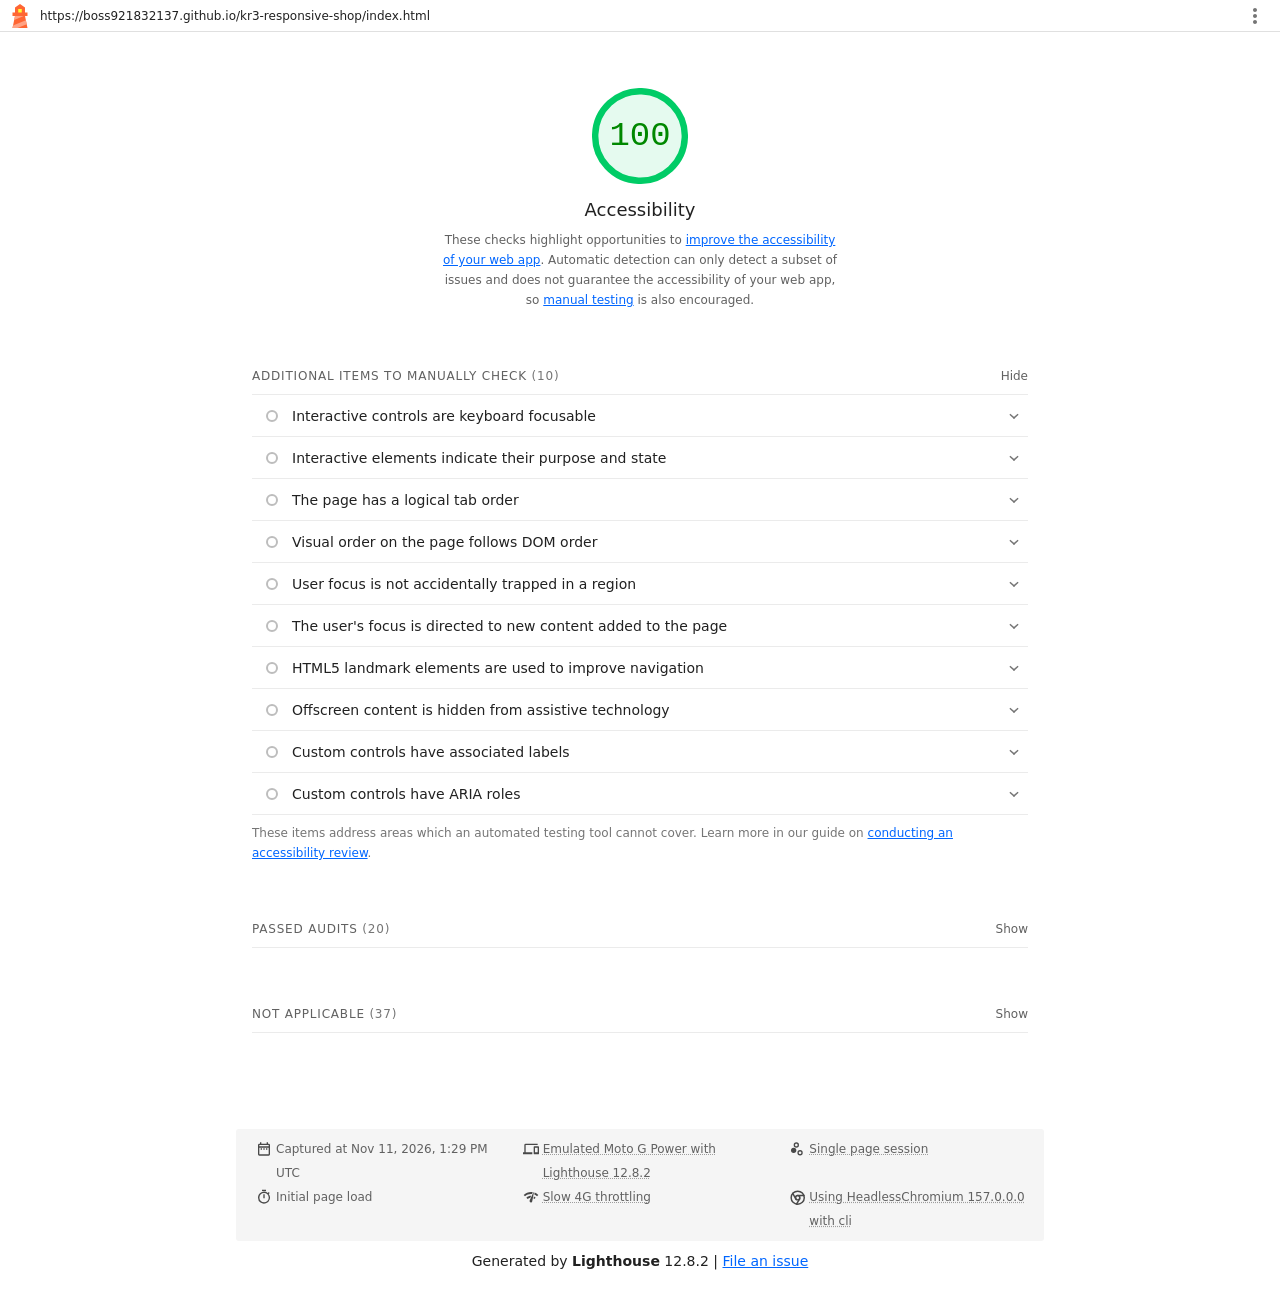
<file: lighthouse/accessibility-index.html>
<!--
@license
Copyright 2018 Google LLC
SPDX-License-Identifier: Apache-2.0
-->
<!doctype html>
<html lang="en">
<head>
  <meta charset="utf-8">
  <meta name="viewport" content="width=device-width, initial-scale=1, minimum-scale=1">
  <link rel="icon" href='data:image/svg+xml;utf8,<svg fill="none" xmlns="http://www.w3.org/2000/svg" viewBox="0 0 48 48"><path d="m14 7 10-7 10 7v10h5v7h-5l5 24H9l5-24H9v-7h5V7Z" fill="%23F63"/><path d="M31.561 24H14l-1.689 8.105L31.561 24ZM18.983 48H9l1.022-4.907L35.723 32.27l1.663 7.98L18.983 48Z" fill="%23FFA385"/><path fill="%23FF3" d="M20.5 10h7v7h-7z"/></svg>'>
  <title>Lighthouse Report</title>
  <style>body {margin: 0}</style>
</head>
<body>
  <noscript>Lighthouse report requires JavaScript. Please enable.</noscript>

  <div id="lh-log"></div>

  <script>window.__LIGHTHOUSE_JSON__ = {"lighthouseVersion":"12.8.2","requestedUrl":"https://boss921832137.github.io/kr3-responsive-shop/index.html","mainDocumentUrl":"https://boss921832137.github.io/kr3-responsive-shop/index.html","finalDisplayedUrl":"https://boss921832137.github.io/kr3-responsive-shop/index.html","finalUrl":"https://boss921832137.github.io/kr3-responsive-shop/index.html","fetchTime":"2026-11-11T13:29:38.424Z","gatherMode":"navigation","runWarnings":[],"userAgent":"Mozilla/5.0 (Windows NT 10.0; Win64; x64) AppleWebKit/537.36 (KHTML, like Gecko) HeadlessChrome/157.0.0.0 Safari/537.36 Edg/157.0.0.0","environment":{"networkUserAgent":"Mozilla/5.0 (Linux; Android 11; moto g power (2022)) AppleWebKit/537.36 (KHTML, like Gecko) Chrome/136.0.0.0 Mobile Safari/537.36","hostUserAgent":"Mozilla/5.0 (Windows NT 10.0; Win64; x64) AppleWebKit/537.36 (KHTML, like Gecko) HeadlessChrome/157.0.0.0 Safari/537.36 Edg/157.0.0.0","benchmarkIndex":1233.5,"credits":{"axe-core":"4.14.0"}},"audits":{"accesskeys":{"id":"accesskeys","title":"`[accesskey]` values are unique","description":"Access keys let users quickly focus a part of the page. For proper navigation, each access key must be unique. [Learn more about access keys](https://dequeuniversity.com/rules/axe/4.10/accesskeys).","score":null,"scoreDisplayMode":"notApplicable"},"aria-allowed-attr":{"id":"aria-allowed-attr","title":"`[aria-*]` attributes match their roles","description":"Each ARIA `role` supports a specific subset of `aria-*` attributes. Mismatching these invalidates the `aria-*` attributes. [Learn how to match ARIA attributes to their roles](https://dequeuniversity.com/rules/axe/4.10/aria-allowed-attr).","score":1,"scoreDisplayMode":"binary","details":{"type":"table","headings":[{"key":"node","valueType":"node","subItemsHeading":{"key":"relatedNode","valueType":"node"},"label":"Failing Elements"}],"items":[]}},"aria-allowed-role":{"id":"aria-allowed-role","title":"Uses ARIA roles only on compatible elements","description":"Many HTML elements can only be assigned certain ARIA roles. Using ARIA roles where they are not allowed can interfere with the accessibility of the web page. [Learn more about ARIA roles](https://dequeuniversity.com/rules/axe/4.10/aria-allowed-role).","score":null,"scoreDisplayMode":"notApplicable"},"aria-command-name":{"id":"aria-command-name","title":"`button`, `link`, and `menuitem` elements have accessible names","description":"When an element doesn't have an accessible name, screen readers announce it with a generic name, making it unusable for users who rely on screen readers. [Learn how to make command elements more accessible](https://dequeuniversity.com/rules/axe/4.10/aria-command-name).","score":null,"scoreDisplayMode":"notApplicable"},"aria-conditional-attr":{"id":"aria-conditional-attr","title":"ARIA attributes are used as specified for the element's role","description":"Some ARIA attributes are only allowed on an element under certain conditions. [Learn more about conditional ARIA attributes](https://dequeuniversity.com/rules/axe/4.10/aria-conditional-attr).","score":1,"scoreDisplayMode":"binary","details":{"type":"table","headings":[{"key":"node","valueType":"node","subItemsHeading":{"key":"relatedNode","valueType":"node"},"label":"Failing Elements"}],"items":[]}},"aria-deprecated-role":{"id":"aria-deprecated-role","title":"Deprecated ARIA roles were not used","description":"Deprecated ARIA roles may not be processed correctly by assistive technology. [Learn more about deprecated ARIA roles](https://dequeuniversity.com/rules/axe/4.10/aria-deprecated-role).","score":null,"scoreDisplayMode":"notApplicable"},"aria-dialog-name":{"id":"aria-dialog-name","title":"Elements with `role=\"dialog\"` or `role=\"alertdialog\"` have accessible names.","description":"ARIA dialog elements without accessible names may prevent screen readers users from discerning the purpose of these elements. [Learn how to make ARIA dialog elements more accessible](https://dequeuniversity.com/rules/axe/4.10/aria-dialog-name).","score":null,"scoreDisplayMode":"notApplicable"},"aria-hidden-body":{"id":"aria-hidden-body","title":"`[aria-hidden=\"true\"]` is not present on the document `\u003cbody>`","description":"Assistive technologies, like screen readers, work inconsistently when `aria-hidden=\"true\"` is set on the document `\u003cbody>`. [Learn how `aria-hidden` affects the document body](https://dequeuniversity.com/rules/axe/4.10/aria-hidden-body).","score":1,"scoreDisplayMode":"binary","details":{"type":"table","headings":[{"key":"node","valueType":"node","subItemsHeading":{"key":"relatedNode","valueType":"node"},"label":"Failing Elements"}],"items":[]}},"aria-hidden-focus":{"id":"aria-hidden-focus","title":"`[aria-hidden=\"true\"]` elements do not contain focusable descendents","description":"Focusable descendents within an `[aria-hidden=\"true\"]` element prevent those interactive elements from being available to users of assistive technologies like screen readers. [Learn how `aria-hidden` affects focusable elements](https://dequeuniversity.com/rules/axe/4.10/aria-hidden-focus).","score":1,"scoreDisplayMode":"binary","details":{"type":"table","headings":[{"key":"node","valueType":"node","subItemsHeading":{"key":"relatedNode","valueType":"node"},"label":"Failing Elements"}],"items":[]}},"aria-input-field-name":{"id":"aria-input-field-name","title":"ARIA input fields have accessible names","description":"When an input field doesn't have an accessible name, screen readers announce it with a generic name, making it unusable for users who rely on screen readers. [Learn more about input field labels](https://dequeuniversity.com/rules/axe/4.10/aria-input-field-name).","score":null,"scoreDisplayMode":"notApplicable"},"aria-meter-name":{"id":"aria-meter-name","title":"ARIA `meter` elements have accessible names","description":"When a meter element doesn't have an accessible name, screen readers announce it with a generic name, making it unusable for users who rely on screen readers. [Learn how to name `meter` elements](https://dequeuniversity.com/rules/axe/4.10/aria-meter-name).","score":null,"scoreDisplayMode":"notApplicable"},"aria-progressbar-name":{"id":"aria-progressbar-name","title":"ARIA `progressbar` elements have accessible names","description":"When a `progressbar` element doesn't have an accessible name, screen readers announce it with a generic name, making it unusable for users who rely on screen readers. [Learn how to label `progressbar` elements](https://dequeuniversity.com/rules/axe/4.10/aria-progressbar-name).","score":null,"scoreDisplayMode":"notApplicable"},"aria-prohibited-attr":{"id":"aria-prohibited-attr","title":"Elements use only permitted ARIA attributes","description":"Using ARIA attributes in roles where they are prohibited can mean that important information is not communicated to users of assistive technologies. [Learn more about prohibited ARIA roles](https://dequeuniversity.com/rules/axe/4.10/aria-prohibited-attr).","score":1,"scoreDisplayMode":"binary","details":{"type":"table","headings":[{"key":"node","valueType":"node","subItemsHeading":{"key":"relatedNode","valueType":"node"},"label":"Failing Elements"}],"items":[]}},"aria-required-attr":{"id":"aria-required-attr","title":"`[role]`s have all required `[aria-*]` attributes","description":"Some ARIA roles have required attributes that describe the state of the element to screen readers. [Learn more about roles and required attributes](https://dequeuniversity.com/rules/axe/4.10/aria-required-attr).","score":null,"scoreDisplayMode":"notApplicable"},"aria-required-children":{"id":"aria-required-children","title":"Elements with an ARIA `[role]` that require children to contain a specific `[role]` have all required children.","description":"Some ARIA parent roles must contain specific child roles to perform their intended accessibility functions. [Learn more about roles and required children elements](https://dequeuniversity.com/rules/axe/4.10/aria-required-children).","score":null,"scoreDisplayMode":"notApplicable"},"aria-required-parent":{"id":"aria-required-parent","title":"`[role]`s are contained by their required parent element","description":"Some ARIA child roles must be contained by specific parent roles to properly perform their intended accessibility functions. [Learn more about ARIA roles and required parent element](https://dequeuniversity.com/rules/axe/4.10/aria-required-parent).","score":null,"scoreDisplayMode":"notApplicable"},"aria-roles":{"id":"aria-roles","title":"`[role]` values are valid","description":"ARIA roles must have valid values in order to perform their intended accessibility functions. [Learn more about valid ARIA roles](https://dequeuniversity.com/rules/axe/4.10/aria-roles).","score":null,"scoreDisplayMode":"notApplicable"},"aria-text":{"id":"aria-text","title":"Elements with the `role=text` attribute do not have focusable descendents.","description":"Adding `role=text` around a text node split by markup enables VoiceOver to treat it as one phrase, but the element's focusable descendents will not be announced. [Learn more about the `role=text` attribute](https://dequeuniversity.com/rules/axe/4.10/aria-text).","score":null,"scoreDisplayMode":"notApplicable"},"aria-toggle-field-name":{"id":"aria-toggle-field-name","title":"ARIA toggle fields have accessible names","description":"When a toggle field doesn't have an accessible name, screen readers announce it with a generic name, making it unusable for users who rely on screen readers. [Learn more about toggle fields](https://dequeuniversity.com/rules/axe/4.10/aria-toggle-field-name).","score":null,"scoreDisplayMode":"notApplicable"},"aria-tooltip-name":{"id":"aria-tooltip-name","title":"ARIA `tooltip` elements have accessible names","description":"When a tooltip element doesn't have an accessible name, screen readers announce it with a generic name, making it unusable for users who rely on screen readers. [Learn how to name `tooltip` elements](https://dequeuniversity.com/rules/axe/4.10/aria-tooltip-name).","score":null,"scoreDisplayMode":"notApplicable"},"aria-treeitem-name":{"id":"aria-treeitem-name","title":"ARIA `treeitem` elements have accessible names","description":"When a `treeitem` element doesn't have an accessible name, screen readers announce it with a generic name, making it unusable for users who rely on screen readers. [Learn more about labeling `treeitem` elements](https://dequeuniversity.com/rules/axe/4.10/aria-treeitem-name).","score":null,"scoreDisplayMode":"notApplicable"},"aria-valid-attr-value":{"id":"aria-valid-attr-value","title":"`[aria-*]` attributes have valid values","description":"Assistive technologies, like screen readers, can't interpret ARIA attributes with invalid values. [Learn more about valid values for ARIA attributes](https://dequeuniversity.com/rules/axe/4.10/aria-valid-attr-value).","score":1,"scoreDisplayMode":"binary","details":{"type":"table","headings":[{"key":"node","valueType":"node","subItemsHeading":{"key":"relatedNode","valueType":"node"},"label":"Failing Elements"}],"items":[]}},"aria-valid-attr":{"id":"aria-valid-attr","title":"`[aria-*]` attributes are valid and not misspelled","description":"Assistive technologies, like screen readers, can't interpret ARIA attributes with invalid names. [Learn more about valid ARIA attributes](https://dequeuniversity.com/rules/axe/4.10/aria-valid-attr).","score":1,"scoreDisplayMode":"binary","details":{"type":"table","headings":[{"key":"node","valueType":"node","subItemsHeading":{"key":"relatedNode","valueType":"node"},"label":"Failing Elements"}],"items":[]}},"button-name":{"id":"button-name","title":"Buttons have an accessible name","description":"When a button doesn't have an accessible name, screen readers announce it as \"button\", making it unusable for users who rely on screen readers. [Learn how to make buttons more accessible](https://dequeuniversity.com/rules/axe/4.10/button-name).","score":1,"scoreDisplayMode":"binary","details":{"type":"table","headings":[{"key":"node","valueType":"node","subItemsHeading":{"key":"relatedNode","valueType":"node"},"label":"Failing Elements"}],"items":[]}},"bypass":{"id":"bypass","title":"The page contains a heading, skip link, or landmark region","description":"Adding ways to bypass repetitive content lets keyboard users navigate the page more efficiently. [Learn more about bypass blocks](https://dequeuniversity.com/rules/axe/4.10/bypass).","score":null,"scoreDisplayMode":"notApplicable"},"color-contrast":{"id":"color-contrast","title":"Background and foreground colors have a sufficient contrast ratio","description":"Low-contrast text is difficult or impossible for many users to read. [Learn how to provide sufficient color contrast](https://dequeuniversity.com/rules/axe/4.10/color-contrast).","score":1,"scoreDisplayMode":"binary","details":{"type":"table","headings":[{"key":"node","valueType":"node","subItemsHeading":{"key":"relatedNode","valueType":"node"},"label":"Failing Elements"}],"items":[]}},"definition-list":{"id":"definition-list","title":"`\u003cdl>`'s contain only properly-ordered `\u003cdt>` and `\u003cdd>` groups, `\u003cscript>`, `\u003ctemplate>` or `\u003cdiv>` elements.","description":"When definition lists are not properly marked up, screen readers may produce confusing or inaccurate output. [Learn how to structure definition lists correctly](https://dequeuniversity.com/rules/axe/4.10/definition-list).","score":null,"scoreDisplayMode":"notApplicable"},"dlitem":{"id":"dlitem","title":"Definition list items are wrapped in `\u003cdl>` elements","description":"Definition list items (`\u003cdt>` and `\u003cdd>`) must be wrapped in a parent `\u003cdl>` element to ensure that screen readers can properly announce them. [Learn how to structure definition lists correctly](https://dequeuniversity.com/rules/axe/4.10/dlitem).","score":null,"scoreDisplayMode":"notApplicable"},"document-title":{"id":"document-title","title":"Document has a `\u003ctitle>` element","description":"The title gives screen reader users an overview of the page, and search engine users rely on it heavily to determine if a page is relevant to their search. [Learn more about document titles](https://dequeuniversity.com/rules/axe/4.10/document-title).","score":1,"scoreDisplayMode":"binary","details":{"type":"table","headings":[{"key":"node","valueType":"node","subItemsHeading":{"key":"relatedNode","valueType":"node"},"label":"Failing Elements"}],"items":[]}},"duplicate-id-aria":{"id":"duplicate-id-aria","title":"ARIA IDs are unique","description":"The value of an ARIA ID must be unique to prevent other instances from being overlooked by assistive technologies. [Learn how to fix duplicate ARIA IDs](https://dequeuniversity.com/rules/axe/4.10/duplicate-id-aria).","score":null,"scoreDisplayMode":"notApplicable"},"empty-heading":{"id":"empty-heading","title":"All heading elements contain content.","description":"A heading with no content or inaccessible text prevent screen reader users from accessing information on the page's structure. [Learn more about headings](https://dequeuniversity.com/rules/axe/4.10/empty-heading).","score":null,"scoreDisplayMode":"notApplicable"},"form-field-multiple-labels":{"id":"form-field-multiple-labels","title":"No form fields have multiple labels","description":"Form fields with multiple labels can be confusingly announced by assistive technologies like screen readers which use either the first, the last, or all of the labels. [Learn how to use form labels](https://dequeuniversity.com/rules/axe/4.10/form-field-multiple-labels).","score":null,"scoreDisplayMode":"notApplicable"},"frame-title":{"id":"frame-title","title":"`\u003cframe>` or `\u003ciframe>` elements have a title","description":"Screen reader users rely on frame titles to describe the contents of frames. [Learn more about frame titles](https://dequeuniversity.com/rules/axe/4.10/frame-title).","score":null,"scoreDisplayMode":"notApplicable"},"heading-order":{"id":"heading-order","title":"Heading elements appear in a sequentially-descending order","description":"Properly ordered headings that do not skip levels convey the semantic structure of the page, making it easier to navigate and understand when using assistive technologies. [Learn more about heading order](https://dequeuniversity.com/rules/axe/4.10/heading-order).","score":1,"scoreDisplayMode":"binary","details":{"type":"table","headings":[{"key":"node","valueType":"node","subItemsHeading":{"key":"relatedNode","valueType":"node"},"label":"Failing Elements"}],"items":[]}},"html-has-lang":{"id":"html-has-lang","title":"`\u003chtml>` element has a `[lang]` attribute","description":"If a page doesn't specify a `lang` attribute, a screen reader assumes that the page is in the default language that the user chose when setting up the screen reader. If the page isn't actually in the default language, then the screen reader might not announce the page's text correctly. [Learn more about the `lang` attribute](https://dequeuniversity.com/rules/axe/4.10/html-has-lang).","score":1,"scoreDisplayMode":"binary","details":{"type":"table","headings":[{"key":"node","valueType":"node","subItemsHeading":{"key":"relatedNode","valueType":"node"},"label":"Failing Elements"}],"items":[]}},"html-lang-valid":{"id":"html-lang-valid","title":"`\u003chtml>` element has a valid value for its `[lang]` attribute","description":"Specifying a valid [BCP 47 language](https://www.w3.org/International/questions/qa-choosing-language-tags#question) helps screen readers announce text properly. [Learn how to use the `lang` attribute](https://dequeuniversity.com/rules/axe/4.10/html-lang-valid).","score":1,"scoreDisplayMode":"binary","details":{"type":"table","headings":[{"key":"node","valueType":"node","subItemsHeading":{"key":"relatedNode","valueType":"node"},"label":"Failing Elements"}],"items":[]}},"html-xml-lang-mismatch":{"id":"html-xml-lang-mismatch","title":"`\u003chtml>` element has an `[xml:lang]` attribute with the same base language as the `[lang]` attribute.","description":"If the webpage does not specify a consistent language, then the screen reader might not announce the page's text correctly. [Learn more about the `lang` attribute](https://dequeuniversity.com/rules/axe/4.10/html-xml-lang-mismatch).","score":null,"scoreDisplayMode":"notApplicable"},"identical-links-same-purpose":{"id":"identical-links-same-purpose","title":"Identical links have the same purpose.","description":"Links with the same destination should have the same description, to help users understand the link's purpose and decide whether to follow it. [Learn more about identical links](https://dequeuniversity.com/rules/axe/4.10/identical-links-same-purpose).","score":null,"scoreDisplayMode":"notApplicable"},"image-alt":{"id":"image-alt","title":"Image elements have `[alt]` attributes","description":"Informative elements should aim for short, descriptive alternate text. Decorative elements can be ignored with an empty alt attribute. [Learn more about the `alt` attribute](https://dequeuniversity.com/rules/axe/4.10/image-alt).","score":1,"scoreDisplayMode":"binary","details":{"type":"table","headings":[{"key":"node","valueType":"node","subItemsHeading":{"key":"relatedNode","valueType":"node"},"label":"Failing Elements"}],"items":[]}},"image-redundant-alt":{"id":"image-redundant-alt","title":"Image elements do not have `[alt]` attributes that are redundant text.","description":"Informative elements should aim for short, descriptive alternative text. Alternative text that is exactly the same as the text adjacent to the link or image is potentially confusing for screen reader users, because the text will be read twice. [Learn more about the `alt` attribute](https://dequeuniversity.com/rules/axe/4.10/image-redundant-alt).","score":1,"scoreDisplayMode":"binary","details":{"type":"table","headings":[{"key":"node","valueType":"node","subItemsHeading":{"key":"relatedNode","valueType":"node"},"label":"Failing Elements"}],"items":[]}},"input-button-name":{"id":"input-button-name","title":"Input buttons have discernible text.","description":"Adding discernable and accessible text to input buttons may help screen reader users understand the purpose of the input button. [Learn more about input buttons](https://dequeuniversity.com/rules/axe/4.10/input-button-name).","score":null,"scoreDisplayMode":"notApplicable"},"input-image-alt":{"id":"input-image-alt","title":"`\u003cinput type=\"image\">` elements have `[alt]` text","description":"When an image is being used as an `\u003cinput>` button, providing alternative text can help screen reader users understand the purpose of the button. [Learn about input image alt text](https://dequeuniversity.com/rules/axe/4.10/input-image-alt).","score":null,"scoreDisplayMode":"notApplicable"},"label-content-name-mismatch":{"id":"label-content-name-mismatch","title":"Elements with visible text labels have matching accessible names.","description":"Visible text labels that do not match the accessible name can result in a confusing experience for screen reader users. [Learn more about accessible names](https://dequeuniversity.com/rules/axe/4.10/label-content-name-mismatch).","score":1,"scoreDisplayMode":"binary","details":{"type":"table","headings":[{"key":"node","valueType":"node","subItemsHeading":{"key":"relatedNode","valueType":"node"},"label":"Failing Elements"}],"items":[]}},"label":{"id":"label","title":"Form elements have associated labels","description":"Labels ensure that form controls are announced properly by assistive technologies, like screen readers. [Learn more about form element labels](https://dequeuniversity.com/rules/axe/4.10/label).","score":null,"scoreDisplayMode":"notApplicable"},"landmark-one-main":{"id":"landmark-one-main","title":"Document has a main landmark.","description":"One main landmark helps screen reader users navigate a web page. [Learn more about landmarks](https://dequeuniversity.com/rules/axe/4.10/landmark-one-main).","score":null,"scoreDisplayMode":"notApplicable"},"link-name":{"id":"link-name","title":"Links have a discernible name","description":"Link text (and alternate text for images, when used as links) that is discernible, unique, and focusable improves the navigation experience for screen reader users. [Learn how to make links accessible](https://dequeuniversity.com/rules/axe/4.10/link-name).","score":1,"scoreDisplayMode":"binary","details":{"type":"table","headings":[{"key":"node","valueType":"node","subItemsHeading":{"key":"relatedNode","valueType":"node"},"label":"Failing Elements"}],"items":[]}},"link-in-text-block":{"id":"link-in-text-block","title":"Links are distinguishable without relying on color.","description":"Low-contrast text is difficult or impossible for many users to read. Link text that is discernible improves the experience for users with low vision. [Learn how to make links distinguishable](https://dequeuniversity.com/rules/axe/4.10/link-in-text-block).","score":1,"scoreDisplayMode":"binary","details":{"type":"table","headings":[{"key":"node","valueType":"node","subItemsHeading":{"key":"relatedNode","valueType":"node"},"label":"Failing Elements"}],"items":[]}},"list":{"id":"list","title":"Lists contain only `\u003cli>` elements and script supporting elements (`\u003cscript>` and `\u003ctemplate>`).","description":"Screen readers have a specific way of announcing lists. Ensuring proper list structure aids screen reader output. [Learn more about proper list structure](https://dequeuniversity.com/rules/axe/4.10/list).","score":null,"scoreDisplayMode":"notApplicable"},"listitem":{"id":"listitem","title":"List items (`\u003cli>`) are contained within `\u003cul>`, `\u003col>` or `\u003cmenu>` parent elements","description":"Screen readers require list items (`\u003cli>`) to be contained within a parent `\u003cul>`, `\u003col>` or `\u003cmenu>` to be announced properly. [Learn more about proper list structure](https://dequeuniversity.com/rules/axe/4.10/listitem).","score":null,"scoreDisplayMode":"notApplicable"},"meta-refresh":{"id":"meta-refresh","title":"The document does not use `\u003cmeta http-equiv=\"refresh\">`","description":"Users do not expect a page to refresh automatically, and doing so will move focus back to the top of the page. This may create a frustrating or confusing experience. [Learn more about the refresh meta tag](https://dequeuniversity.com/rules/axe/4.10/meta-refresh).","score":null,"scoreDisplayMode":"notApplicable"},"meta-viewport":{"id":"meta-viewport","title":"`[user-scalable=\"no\"]` is not used in the `\u003cmeta name=\"viewport\">` element and the `[maximum-scale]` attribute is not less than 5.","description":"Disabling zooming is problematic for users with low vision who rely on screen magnification to properly see the contents of a web page. [Learn more about the viewport meta tag](https://dequeuniversity.com/rules/axe/4.10/meta-viewport).","score":1,"scoreDisplayMode":"binary","details":{"type":"table","headings":[{"key":"node","valueType":"node","subItemsHeading":{"key":"relatedNode","valueType":"node"},"label":"Failing Elements"}],"items":[]}},"object-alt":{"id":"object-alt","title":"`\u003cobject>` elements have alternate text","description":"Screen readers cannot translate non-text content. Adding alternate text to `\u003cobject>` elements helps screen readers convey meaning to users. [Learn more about alt text for `object` elements](https://dequeuniversity.com/rules/axe/4.10/object-alt).","score":null,"scoreDisplayMode":"notApplicable"},"select-name":{"id":"select-name","title":"Select elements have associated label elements.","description":"Form elements without effective labels can create frustrating experiences for screen reader users. [Learn more about the `select` element](https://dequeuniversity.com/rules/axe/4.10/select-name).","score":null,"scoreDisplayMode":"notApplicable"},"skip-link":{"id":"skip-link","title":"Skip links are focusable.","description":"Including a skip link can help users skip to the main content to save time. [Learn more about skip links](https://dequeuniversity.com/rules/axe/4.10/skip-link).","score":1,"scoreDisplayMode":"binary","details":{"type":"table","headings":[{"key":"node","valueType":"node","subItemsHeading":{"key":"relatedNode","valueType":"node"},"label":"Failing Elements"}],"items":[]}},"tabindex":{"id":"tabindex","title":"No element has a `[tabindex]` value greater than 0","description":"A value greater than 0 implies an explicit navigation ordering. Although technically valid, this often creates frustrating experiences for users who rely on assistive technologies. [Learn more about the `tabindex` attribute](https://dequeuniversity.com/rules/axe/4.10/tabindex).","score":null,"scoreDisplayMode":"notApplicable"},"table-duplicate-name":{"id":"table-duplicate-name","title":"Tables have different content in the summary attribute and `\u003ccaption>`.","description":"The summary attribute should describe the table structure, while `\u003ccaption>` should have the onscreen title. Accurate table mark-up helps users of screen readers. [Learn more about summary and caption](https://dequeuniversity.com/rules/axe/4.10/table-duplicate-name).","score":null,"scoreDisplayMode":"notApplicable"},"table-fake-caption":{"id":"table-fake-caption","title":"Tables use `\u003ccaption>` instead of cells with the `[colspan]` attribute to indicate a caption.","description":"Screen readers have features to make navigating tables easier. Ensuring that tables use the actual caption element instead of cells with the `[colspan]` attribute may improve the experience for screen reader users. [Learn more about captions](https://dequeuniversity.com/rules/axe/4.10/table-fake-caption).","score":null,"scoreDisplayMode":"notApplicable"},"target-size":{"id":"target-size","title":"Touch targets have sufficient size and spacing.","description":"Touch targets with sufficient size and spacing help users who may have difficulty targeting small controls to activate the targets. [Learn more about touch targets](https://dequeuniversity.com/rules/axe/4.10/target-size).","score":1,"scoreDisplayMode":"binary","details":{"type":"table","headings":[{"key":"node","valueType":"node","subItemsHeading":{"key":"relatedNode","valueType":"node"},"label":"Failing Elements"}],"items":[]}},"td-has-header":{"id":"td-has-header","title":"`\u003ctd>` elements in a large `\u003ctable>` have one or more table headers.","description":"Screen readers have features to make navigating tables easier. Ensuring that `\u003ctd>` elements in a large table (3 or more cells in width and height) have an associated table header may improve the experience for screen reader users. [Learn more about table headers](https://dequeuniversity.com/rules/axe/4.10/td-has-header).","score":null,"scoreDisplayMode":"notApplicable"},"td-headers-attr":{"id":"td-headers-attr","title":"Cells in a `\u003ctable>` element that use the `[headers]` attribute refer to table cells within the same table.","description":"Screen readers have features to make navigating tables easier. Ensuring `\u003ctd>` cells using the `[headers]` attribute only refer to other cells in the same table may improve the experience for screen reader users. [Learn more about the `headers` attribute](https://dequeuniversity.com/rules/axe/4.10/td-headers-attr).","score":null,"scoreDisplayMode":"notApplicable"},"th-has-data-cells":{"id":"th-has-data-cells","title":"`\u003cth>` elements and elements with `[role=\"columnheader\"/\"rowheader\"]` have data cells they describe.","description":"Screen readers have features to make navigating tables easier. Ensuring table headers always refer to some set of cells may improve the experience for screen reader users. [Learn more about table headers](https://dequeuniversity.com/rules/axe/4.10/th-has-data-cells).","score":null,"scoreDisplayMode":"notApplicable"},"valid-lang":{"id":"valid-lang","title":"`[lang]` attributes have a valid value","description":"Specifying a valid [BCP 47 language](https://www.w3.org/International/questions/qa-choosing-language-tags#question) on elements helps ensure that text is pronounced correctly by a screen reader. [Learn how to use the `lang` attribute](https://dequeuniversity.com/rules/axe/4.10/valid-lang).","score":null,"scoreDisplayMode":"notApplicable"},"video-caption":{"id":"video-caption","title":"`\u003cvideo>` elements contain a `\u003ctrack>` element with `[kind=\"captions\"]`","description":"When a video provides a caption it is easier for deaf and hearing impaired users to access its information. [Learn more about video captions](https://dequeuniversity.com/rules/axe/4.10/video-caption).","score":null,"scoreDisplayMode":"notApplicable"},"custom-controls-labels":{"id":"custom-controls-labels","title":"Custom controls have associated labels","description":"Custom interactive controls have associated labels, provided by aria-label or aria-labelledby. [Learn more about custom controls and labels](https://developer.chrome.com/docs/lighthouse/accessibility/custom-controls-labels/).","score":null,"scoreDisplayMode":"manual"},"custom-controls-roles":{"id":"custom-controls-roles","title":"Custom controls have ARIA roles","description":"Custom interactive controls have appropriate ARIA roles. [Learn how to add roles to custom controls](https://developer.chrome.com/docs/lighthouse/accessibility/custom-control-roles/).","score":null,"scoreDisplayMode":"manual"},"focus-traps":{"id":"focus-traps","title":"User focus is not accidentally trapped in a region","description":"A user can tab into and out of any control or region without accidentally trapping their focus. [Learn how to avoid focus traps](https://developer.chrome.com/docs/lighthouse/accessibility/focus-traps/).","score":null,"scoreDisplayMode":"manual"},"focusable-controls":{"id":"focusable-controls","title":"Interactive controls are keyboard focusable","description":"Custom interactive controls are keyboard focusable and display a focus indicator. [Learn how to make custom controls focusable](https://developer.chrome.com/docs/lighthouse/accessibility/focusable-controls/).","score":null,"scoreDisplayMode":"manual"},"interactive-element-affordance":{"id":"interactive-element-affordance","title":"Interactive elements indicate their purpose and state","description":"Interactive elements, such as links and buttons, should indicate their state and be distinguishable from non-interactive elements. [Learn how to decorate interactive elements with affordance hints](https://developer.chrome.com/docs/lighthouse/accessibility/interactive-element-affordance/).","score":null,"scoreDisplayMode":"manual"},"logical-tab-order":{"id":"logical-tab-order","title":"The page has a logical tab order","description":"Tabbing through the page follows the visual layout. Users cannot focus elements that are offscreen. [Learn more about logical tab ordering](https://developer.chrome.com/docs/lighthouse/accessibility/logical-tab-order/).","score":null,"scoreDisplayMode":"manual"},"managed-focus":{"id":"managed-focus","title":"The user's focus is directed to new content added to the page","description":"If new content, such as a dialog, is added to the page, the user's focus is directed to it. [Learn how to direct focus to new content](https://developer.chrome.com/docs/lighthouse/accessibility/managed-focus/).","score":null,"scoreDisplayMode":"manual"},"offscreen-content-hidden":{"id":"offscreen-content-hidden","title":"Offscreen content is hidden from assistive technology","description":"Offscreen content is hidden with display: none or aria-hidden=true. [Learn how to properly hide offscreen content](https://developer.chrome.com/docs/lighthouse/accessibility/offscreen-content-hidden/).","score":null,"scoreDisplayMode":"manual"},"use-landmarks":{"id":"use-landmarks","title":"HTML5 landmark elements are used to improve navigation","description":"Landmark elements (`\u003cmain>`, `\u003cnav>`, etc.) are used to improve the keyboard navigation of the page for assistive technology. [Learn more about landmark elements](https://developer.chrome.com/docs/lighthouse/accessibility/use-landmarks/).","score":null,"scoreDisplayMode":"manual"},"visual-order-follows-dom":{"id":"visual-order-follows-dom","title":"Visual order on the page follows DOM order","description":"DOM order matches the visual order, improving navigation for assistive technology. [Learn more about DOM and visual ordering](https://developer.chrome.com/docs/lighthouse/accessibility/visual-order-follows-dom/).","score":null,"scoreDisplayMode":"manual"}},"configSettings":{"output":["json","html"],"maxWaitForFcp":30000,"maxWaitForLoad":45000,"pauseAfterFcpMs":1000,"pauseAfterLoadMs":1000,"networkQuietThresholdMs":1000,"cpuQuietThresholdMs":1000,"formFactor":"mobile","throttling":{"rttMs":150,"throughputKbps":1638.4,"requestLatencyMs":562.5,"downloadThroughputKbps":1474.5600000000002,"uploadThroughputKbps":675,"cpuSlowdownMultiplier":4},"throttlingMethod":"simulate","screenEmulation":{"mobile":true,"width":412,"height":823,"deviceScaleFactor":1.75,"disabled":false},"emulatedUserAgent":"Mozilla/5.0 (Linux; Android 11; moto g power (2022)) AppleWebKit/537.36 (KHTML, like Gecko) Chrome/136.0.0.0 Mobile Safari/537.36","auditMode":false,"gatherMode":false,"clearStorageTypes":["file_systems","shader_cache","service_workers","cache_storage"],"disableStorageReset":false,"debugNavigation":false,"channel":"cli","usePassiveGathering":false,"disableFullPageScreenshot":false,"skipAboutBlank":false,"blankPage":"about:blank","ignoreStatusCode":false,"locale":"en-US","blockedUrlPatterns":null,"additionalTraceCategories":null,"extraHeaders":null,"precomputedLanternData":null,"onlyAudits":null,"onlyCategories":["accessibility"],"skipAudits":null},"categories":{"accessibility":{"title":"Accessibility","description":"These checks highlight opportunities to [improve the accessibility of your web app](https://developer.chrome.com/docs/lighthouse/accessibility/). Automatic detection can only detect a subset of issues and does not guarantee the accessibility of your web app, so [manual testing](https://web.dev/articles/how-to-review) is also encouraged.","manualDescription":"These items address areas which an automated testing tool cannot cover. Learn more in our guide on [conducting an accessibility review](https://web.dev/articles/how-to-review).","supportedModes":["navigation","snapshot"],"auditRefs":[{"id":"accesskeys","weight":0,"group":"a11y-navigation"},{"id":"aria-allowed-attr","weight":10,"group":"a11y-aria"},{"id":"aria-allowed-role","weight":0,"group":"a11y-aria"},{"id":"aria-command-name","weight":0,"group":"a11y-aria"},{"id":"aria-conditional-attr","weight":7,"group":"a11y-aria"},{"id":"aria-deprecated-role","weight":0,"group":"a11y-aria"},{"id":"aria-dialog-name","weight":0,"group":"a11y-aria"},{"id":"aria-hidden-body","weight":10,"group":"a11y-aria"},{"id":"aria-hidden-focus","weight":7,"group":"a11y-aria"},{"id":"aria-input-field-name","weight":0,"group":"a11y-aria"},{"id":"aria-meter-name","weight":0,"group":"a11y-aria"},{"id":"aria-progressbar-name","weight":0,"group":"a11y-aria"},{"id":"aria-prohibited-attr","weight":7,"group":"a11y-aria"},{"id":"aria-required-attr","weight":0,"group":"a11y-aria"},{"id":"aria-required-children","weight":0,"group":"a11y-aria"},{"id":"aria-required-parent","weight":0,"group":"a11y-aria"},{"id":"aria-roles","weight":0,"group":"a11y-aria"},{"id":"aria-text","weight":0,"group":"a11y-aria"},{"id":"aria-toggle-field-name","weight":0,"group":"a11y-aria"},{"id":"aria-tooltip-name","weight":0,"group":"a11y-aria"},{"id":"aria-treeitem-name","weight":0,"group":"a11y-aria"},{"id":"aria-valid-attr-value","weight":10,"group":"a11y-aria"},{"id":"aria-valid-attr","weight":10,"group":"a11y-aria"},{"id":"button-name","weight":10,"group":"a11y-names-labels"},{"id":"bypass","weight":0,"group":"a11y-navigation"},{"id":"color-contrast","weight":7,"group":"a11y-color-contrast"},{"id":"definition-list","weight":0,"group":"a11y-tables-lists"},{"id":"dlitem","weight":0,"group":"a11y-tables-lists"},{"id":"document-title","weight":7,"group":"a11y-names-labels"},{"id":"duplicate-id-aria","weight":0,"group":"a11y-aria"},{"id":"form-field-multiple-labels","weight":0,"group":"a11y-names-labels"},{"id":"frame-title","weight":0,"group":"a11y-names-labels"},{"id":"heading-order","weight":3,"group":"a11y-navigation"},{"id":"html-has-lang","weight":7,"group":"a11y-language"},{"id":"html-lang-valid","weight":7,"group":"a11y-language"},{"id":"html-xml-lang-mismatch","weight":0,"group":"a11y-language"},{"id":"image-alt","weight":10,"group":"a11y-names-labels"},{"id":"image-redundant-alt","weight":1,"group":"a11y-names-labels"},{"id":"input-button-name","weight":0,"group":"a11y-names-labels"},{"id":"input-image-alt","weight":0,"group":"a11y-names-labels"},{"id":"label","weight":0,"group":"a11y-names-labels"},{"id":"link-in-text-block","weight":7,"group":"a11y-color-contrast"},{"id":"link-name","weight":7,"group":"a11y-names-labels"},{"id":"list","weight":0,"group":"a11y-tables-lists"},{"id":"listitem","weight":0,"group":"a11y-tables-lists"},{"id":"meta-refresh","weight":0,"group":"a11y-best-practices"},{"id":"meta-viewport","weight":10,"group":"a11y-best-practices"},{"id":"object-alt","weight":0,"group":"a11y-names-labels"},{"id":"select-name","weight":0,"group":"a11y-names-labels"},{"id":"skip-link","weight":3,"group":"a11y-names-labels"},{"id":"tabindex","weight":0,"group":"a11y-navigation"},{"id":"table-duplicate-name","weight":0,"group":"a11y-tables-lists"},{"id":"target-size","weight":7,"group":"a11y-best-practices"},{"id":"td-headers-attr","weight":0,"group":"a11y-tables-lists"},{"id":"th-has-data-cells","weight":0,"group":"a11y-tables-lists"},{"id":"valid-lang","weight":0,"group":"a11y-language"},{"id":"video-caption","weight":0,"group":"a11y-audio-video"},{"id":"focusable-controls","weight":0},{"id":"interactive-element-affordance","weight":0},{"id":"logical-tab-order","weight":0},{"id":"visual-order-follows-dom","weight":0},{"id":"focus-traps","weight":0},{"id":"managed-focus","weight":0},{"id":"use-landmarks","weight":0},{"id":"offscreen-content-hidden","weight":0},{"id":"custom-controls-labels","weight":0},{"id":"custom-controls-roles","weight":0},{"id":"empty-heading","weight":0,"group":"hidden"},{"id":"identical-links-same-purpose","weight":0,"group":"hidden"},{"id":"landmark-one-main","weight":0,"group":"hidden"},{"id":"label-content-name-mismatch","weight":0,"group":"hidden"},{"id":"table-fake-caption","weight":0,"group":"hidden"},{"id":"td-has-header","weight":0,"group":"hidden"}],"id":"accessibility","score":1}},"categoryGroups":{"metrics":{"title":"Metrics"},"insights":{"title":"Insights","description":"These insights are also available in the Chrome DevTools Performance Panel - [record a trace](https://developer.chrome.com/docs/devtools/performance/reference) to view more detailed information."},"diagnostics":{"title":"Diagnostics","description":"More information about the performance of your application. These numbers don't [directly affect](https://developer.chrome.com/docs/lighthouse/performance/performance-scoring/) the Performance score."},"a11y-best-practices":{"title":"Best practices","description":"These items highlight common accessibility best practices."},"a11y-color-contrast":{"title":"Contrast","description":"These are opportunities to improve the legibility of your content."},"a11y-names-labels":{"title":"Names and labels","description":"These are opportunities to improve the semantics of the controls in your application. This may enhance the experience for users of assistive technology, like a screen reader."},"a11y-navigation":{"title":"Navigation","description":"These are opportunities to improve keyboard navigation in your application."},"a11y-aria":{"title":"ARIA","description":"These are opportunities to improve the usage of ARIA in your application which may enhance the experience for users of assistive technology, like a screen reader."},"a11y-language":{"title":"Internationalization and localization","description":"These are opportunities to improve the interpretation of your content by users in different locales."},"a11y-audio-video":{"title":"Audio and video","description":"These are opportunities to provide alternative content for audio and video. This may improve the experience for users with hearing or vision impairments."},"a11y-tables-lists":{"title":"Tables and lists","description":"These are opportunities to improve the experience of reading tabular or list data using assistive technology, like a screen reader."},"seo-mobile":{"title":"Mobile Friendly","description":"Make sure your pages are mobile friendly so users don’t have to pinch or zoom in order to read the content pages. [Learn how to make pages mobile-friendly](https://developers.google.com/search/mobile-sites/)."},"seo-content":{"title":"Content Best Practices","description":"Format your HTML in a way that enables crawlers to better understand your app’s content."},"seo-crawl":{"title":"Crawling and Indexing","description":"To appear in search results, crawlers need access to your app."},"best-practices-trust-safety":{"title":"Trust and Safety"},"best-practices-ux":{"title":"User Experience"},"best-practices-browser-compat":{"title":"Browser Compatibility"},"best-practices-general":{"title":"General"},"hidden":{"title":""}},"stackPacks":[],"entities":[{"name":"GitHub","origins":["https://boss921832137.github.io"],"isFirstParty":true,"category":"utility"}],"fullPageScreenshot":{"screenshot":{"data":"[data-uri]","width":412,"height":3025},"nodes":{"1-0-SPAN":{"id":"","top":25,"bottom":42,"left":311,"right":325,"width":14,"height":17},"1-1-A":{"id":"","top":2967,"bottom":3013,"left":362,"right":400,"width":38,"height":46}}},"timing":{"entries":[{"startTime":4354.09,"name":"lh:config","duration":1851.34,"entryType":"measure"},{"startTime":4418.21,"name":"lh:config:resolveArtifactsToDefns","duration":235.8,"entryType":"measure"},{"startTime":6205.68,"name":"lh:runner:gather","duration":11250.26,"entryType":"measure"},{"startTime":6400.55,"name":"lh:driver:connect","duration":23.4,"entryType":"measure"},{"startTime":6424.33,"name":"lh:driver:navigate","duration":167.65,"entryType":"measure"},{"startTime":6592.51,"name":"lh:gather:getBenchmarkIndex","duration":1058.22,"entryType":"measure"},{"startTime":7650.99,"name":"lh:gather:getVersion","duration":1.95,"entryType":"measure"},{"startTime":7653.1,"name":"lh:gather:getDevicePixelRatio","duration":3.51,"entryType":"measure"},{"startTime":7658.69,"name":"lh:prepare:navigationMode","duration":3476.48,"entryType":"measure"},{"startTime":7723.51,"name":"lh:storage:clearDataForOrigin","duration":290.64,"entryType":"measure"},{"startTime":8014.35,"name":"lh:storage:clearBrowserCaches","duration":3112.08,"entryType":"measure"},{"startTime":11130.34,"name":"lh:gather:prepareThrottlingAndNetwork","duration":4.74,"entryType":"measure"},{"startTime":11163.85,"name":"lh:driver:navigate","duration":4553.81,"entryType":"measure"},{"startTime":15728.86,"name":"lh:computed:NetworkRecords","duration":3.39,"entryType":"measure"},{"startTime":15733.62,"name":"lh:gather:getArtifact:DevtoolsLog","duration":0.1,"entryType":"measure"},{"startTime":15733.76,"name":"lh:gather:getArtifact:Accessibility","duration":421.9,"entryType":"measure"},{"startTime":16155.88,"name":"lh:gather:getArtifact:NetworkUserAgent","duration":0.11,"entryType":"measure"},{"startTime":16156.01,"name":"lh:gather:getArtifact:Stacks","duration":17.37,"entryType":"measure"},{"startTime":16156.13,"name":"lh:gather:collectStacks","duration":17.22,"entryType":"measure"},{"startTime":16173.4,"name":"lh:gather:getArtifact:FullPageScreenshot","duration":1252.81,"entryType":"measure"},{"startTime":17456.4,"name":"lh:runner:audit","duration":362.01,"entryType":"measure"},{"startTime":17456.58,"name":"lh:runner:auditing","duration":361.24,"entryType":"measure"},{"startTime":17458.61,"name":"lh:audit:accesskeys","duration":2.61,"entryType":"measure"},{"startTime":17461.85,"name":"lh:audit:aria-allowed-attr","duration":10.36,"entryType":"measure"},{"startTime":17473.04,"name":"lh:audit:aria-allowed-role","duration":2.4,"entryType":"measure"},{"startTime":17476.11,"name":"lh:audit:aria-command-name","duration":2.51,"entryType":"measure"},{"startTime":17479.25,"name":"lh:audit:aria-conditional-attr","duration":8.7,"entryType":"measure"},{"startTime":17488.78,"name":"lh:audit:aria-deprecated-role","duration":3.03,"entryType":"measure"},{"startTime":17492.7,"name":"lh:audit:aria-dialog-name","duration":3.51,"entryType":"measure"},{"startTime":17496.99,"name":"lh:audit:aria-hidden-body","duration":8.6,"entryType":"measure"},{"startTime":17506.24,"name":"lh:audit:aria-hidden-focus","duration":6.13,"entryType":"measure"},{"startTime":17513.02,"name":"lh:audit:aria-input-field-name","duration":2.71,"entryType":"measure"},{"startTime":17516.11,"name":"lh:audit:aria-meter-name","duration":1.85,"entryType":"measure"},{"startTime":17518.45,"name":"lh:audit:aria-progressbar-name","duration":2.09,"entryType":"measure"},{"startTime":17521.03,"name":"lh:audit:aria-prohibited-attr","duration":5.17,"entryType":"measure"},{"startTime":17526.57,"name":"lh:audit:aria-required-attr","duration":2.4,"entryType":"measure"},{"startTime":17529.35,"name":"lh:audit:aria-required-children","duration":2.32,"entryType":"measure"},{"startTime":17532.03,"name":"lh:audit:aria-required-parent","duration":2.27,"entryType":"measure"},{"startTime":17534.75,"name":"lh:audit:aria-roles","duration":2.56,"entryType":"measure"},{"startTime":17537.77,"name":"lh:audit:aria-text","duration":2.55,"entryType":"measure"},{"startTime":17540.75,"name":"lh:audit:aria-toggle-field-name","duration":3.17,"entryType":"measure"},{"startTime":17544.31,"name":"lh:audit:aria-tooltip-name","duration":2.63,"entryType":"measure"},{"startTime":17547.3,"name":"lh:audit:aria-treeitem-name","duration":3.72,"entryType":"measure"},{"startTime":17551.39,"name":"lh:audit:aria-valid-attr-value","duration":5.74,"entryType":"measure"},{"startTime":17557.51,"name":"lh:audit:aria-valid-attr","duration":5.25,"entryType":"measure"},{"startTime":17563.25,"name":"lh:audit:button-name","duration":5.42,"entryType":"measure"},{"startTime":17569.04,"name":"lh:audit:bypass","duration":5.76,"entryType":"measure"},{"startTime":17575.17,"name":"lh:audit:color-contrast","duration":5.42,"entryType":"measure"},{"startTime":17580.98,"name":"lh:audit:definition-list","duration":3.48,"entryType":"measure"},{"startTime":17584.89,"name":"lh:audit:dlitem","duration":2.95,"entryType":"measure"},{"startTime":17588.19,"name":"lh:audit:document-title","duration":5.62,"entryType":"measure"},{"startTime":17594.25,"name":"lh:audit:duplicate-id-aria","duration":5.21,"entryType":"measure"},{"startTime":17599.83,"name":"lh:audit:empty-heading","duration":5.75,"entryType":"measure"},{"startTime":17605.95,"name":"lh:audit:form-field-multiple-labels","duration":3.11,"entryType":"measure"},{"startTime":17609.42,"name":"lh:audit:frame-title","duration":3.29,"entryType":"measure"},{"startTime":17613.13,"name":"lh:audit:heading-order","duration":5.43,"entryType":"measure"},{"startTime":17619.35,"name":"lh:audit:html-has-lang","duration":36.98,"entryType":"measure"},{"startTime":17656.78,"name":"lh:audit:html-lang-valid","duration":8.27,"entryType":"measure"},{"startTime":17665.79,"name":"lh:audit:html-xml-lang-mismatch","duration":6.42,"entryType":"measure"},{"startTime":17672.93,"name":"lh:audit:identical-links-same-purpose","duration":9.02,"entryType":"measure"},{"startTime":17682.42,"name":"lh:audit:image-alt","duration":7.76,"entryType":"measure"},{"startTime":17690.73,"name":"lh:audit:image-redundant-alt","duration":7.91,"entryType":"measure"},{"startTime":17699.1,"name":"lh:audit:input-button-name","duration":4.77,"entryType":"measure"},{"startTime":17704.36,"name":"lh:audit:input-image-alt","duration":14.27,"entryType":"measure"},{"startTime":17719.02,"name":"lh:audit:label-content-name-mismatch","duration":4.87,"entryType":"measure"},{"startTime":17724.23,"name":"lh:audit:label","duration":3.24,"entryType":"measure"},{"startTime":17727.8,"name":"lh:audit:landmark-one-main","duration":4.9,"entryType":"measure"},{"startTime":17733.04,"name":"lh:audit:link-name","duration":5.06,"entryType":"measure"},{"startTime":17738.45,"name":"lh:audit:link-in-text-block","duration":4.9,"entryType":"measure"},{"startTime":17743.71,"name":"lh:audit:list","duration":3.62,"entryType":"measure"},{"startTime":17747.68,"name":"lh:audit:listitem","duration":3.8,"entryType":"measure"},{"startTime":17751.83,"name":"lh:audit:meta-refresh","duration":3.61,"entryType":"measure"},{"startTime":17755.8,"name":"lh:audit:meta-viewport","duration":5.54,"entryType":"measure"},{"startTime":17761.7,"name":"lh:audit:object-alt","duration":3.71,"entryType":"measure"},{"startTime":17765.74,"name":"lh:audit:select-name","duration":3.84,"entryType":"measure"},{"startTime":17769.92,"name":"lh:audit:skip-link","duration":4.7,"entryType":"measure"},{"startTime":17775.01,"name":"lh:audit:tabindex","duration":3.96,"entryType":"measure"},{"startTime":17779.32,"name":"lh:audit:table-duplicate-name","duration":4.01,"entryType":"measure"},{"startTime":17783.67,"name":"lh:audit:table-fake-caption","duration":4.22,"entryType":"measure"},{"startTime":17788.23,"name":"lh:audit:target-size","duration":5.05,"entryType":"measure"},{"startTime":17793.65,"name":"lh:audit:td-has-header","duration":4.26,"entryType":"measure"},{"startTime":17798.25,"name":"lh:audit:td-headers-attr","duration":4.53,"entryType":"measure"},{"startTime":17803.15,"name":"lh:audit:th-has-data-cells","duration":4.65,"entryType":"measure"},{"startTime":17808.18,"name":"lh:audit:valid-lang","duration":4.35,"entryType":"measure"},{"startTime":17812.89,"name":"lh:audit:video-caption","duration":4.45,"entryType":"measure"},{"startTime":17817.39,"name":"lh:audit:custom-controls-labels","duration":0.17,"entryType":"measure"},{"startTime":17817.57,"name":"lh:audit:custom-controls-roles","duration":0.02,"entryType":"measure"},{"startTime":17817.61,"name":"lh:audit:focus-traps","duration":0.02,"entryType":"measure"},{"startTime":17817.64,"name":"lh:audit:focusable-controls","duration":0.02,"entryType":"measure"},{"startTime":17817.66,"name":"lh:audit:interactive-element-affordance","duration":0.01,"entryType":"measure"},{"startTime":17817.69,"name":"lh:audit:logical-tab-order","duration":0.01,"entryType":"measure"},{"startTime":17817.71,"name":"lh:audit:managed-focus","duration":0.01,"entryType":"measure"},{"startTime":17817.74,"name":"lh:audit:offscreen-content-hidden","duration":0.01,"entryType":"measure"},{"startTime":17817.76,"name":"lh:audit:use-landmarks","duration":0.02,"entryType":"measure"},{"startTime":17817.79,"name":"lh:audit:visual-order-follows-dom","duration":0.01,"entryType":"measure"},{"startTime":17817.83,"name":"lh:runner:generate","duration":0.57,"entryType":"measure"},{"startTime":17818.99,"name":"lh:computed:EntityClassification","duration":0.68,"entryType":"measure"}],"total":11612.27},"i18n":{"rendererFormattedStrings":{"calculatorLink":"See calculator.","collapseView":"Collapse view","crcInitialNavigation":"Initial Navigation","crcLongestDurationLabel":"Maximum critical path latency:","dropdownCopyJSON":"Copy JSON","dropdownDarkTheme":"Toggle Dark Theme","dropdownPrintExpanded":"Print Expanded","dropdownPrintSummary":"Print Summary","dropdownSaveGist":"Save as Gist","dropdownSaveHTML":"Save as HTML","dropdownSaveJSON":"Save as JSON","dropdownViewUnthrottledTrace":"View Unthrottled Trace","dropdownViewer":"Open in Viewer","errorLabel":"Error!","errorMissingAuditInfo":"Report error: no audit information","expandView":"Expand view","firstPartyChipLabel":"1st party","footerIssue":"File an issue","goBackToAudits":"Go back to audits","hide":"Hide","insightsNotice":"Later this year, insights will replace performance audits. [Learn more and provide feedback here](https://github.com/GoogleChrome/lighthouse/discussions/16462).","labDataTitle":"Lab Data","lsPerformanceCategoryDescription":"[Lighthouse](https://developers.google.com/web/tools/lighthouse/) analysis of the current page on an emulated mobile network. Values are estimated and may vary.","manualAuditsGroupTitle":"Additional items to manually check","notApplicableAuditsGroupTitle":"Not applicable","openInANewTabTooltip":"Open in a new tab","opportunityResourceColumnLabel":"Opportunity","opportunitySavingsColumnLabel":"Estimated Savings","passedAuditsGroupTitle":"Passed audits","runtimeAnalysisWindow":"Initial page load","runtimeAnalysisWindowSnapshot":"Point-in-time snapshot","runtimeAnalysisWindowTimespan":"User interactions timespan","runtimeCustom":"Custom throttling","runtimeDesktopEmulation":"Emulated Desktop","runtimeMobileEmulation":"Emulated Moto G Power","runtimeNoEmulation":"No emulation","runtimeSettingsAxeVersion":"Axe version","runtimeSettingsBenchmark":"Unthrottled CPU/Memory Power","runtimeSettingsCPUThrottling":"CPU throttling","runtimeSettingsDevice":"Device","runtimeSettingsNetworkThrottling":"Network throttling","runtimeSettingsScreenEmulation":"Screen emulation","runtimeSettingsUANetwork":"User agent (network)","runtimeSingleLoad":"Single page session","runtimeSingleLoadTooltip":"This data is taken from a single page session, as opposed to field data summarizing many sessions.","runtimeSlow4g":"Slow 4G throttling","runtimeUnknown":"Unknown","show":"Show","showRelevantAudits":"Show audits relevant to:","snippetCollapseButtonLabel":"Collapse snippet","snippetExpandButtonLabel":"Expand snippet","thirdPartyResourcesLabel":"Show 3rd-party resources","throttlingProvided":"Provided by environment","toplevelWarningsMessage":"There were issues affecting this run of Lighthouse:","tryInsights":"Try insights","unattributable":"Unattributable","varianceDisclaimer":"Values are estimated and may vary. The [performance score is calculated](https://developer.chrome.com/docs/lighthouse/performance/performance-scoring/) directly from these metrics.","viewTraceLabel":"View Trace","viewTreemapLabel":"View Treemap","warningAuditsGroupTitle":"Passed audits but with warnings","warningHeader":"Warnings: "},"icuMessagePaths":{"core/audits/accessibility/accesskeys.js | title":["audits.accesskeys.title"],"core/audits/accessibility/accesskeys.js | description":["audits.accesskeys.description"],"core/audits/accessibility/aria-allowed-attr.js | title":["audits[aria-allowed-attr].title"],"core/audits/accessibility/aria-allowed-attr.js | description":["audits[aria-allowed-attr].description"],"core/lib/i18n/i18n.js | columnFailingElem":["audits[aria-allowed-attr].details.headings[0].label","audits[aria-conditional-attr].details.headings[0].label","audits[aria-hidden-body].details.headings[0].label","audits[aria-hidden-focus].details.headings[0].label","audits[aria-prohibited-attr].details.headings[0].label","audits[aria-valid-attr-value].details.headings[0].label","audits[aria-valid-attr].details.headings[0].label","audits[button-name].details.headings[0].label","audits[color-contrast].details.headings[0].label","audits[document-title].details.headings[0].label","audits[heading-order].details.headings[0].label","audits[html-has-lang].details.headings[0].label","audits[html-lang-valid].details.headings[0].label","audits[image-alt].details.headings[0].label","audits[image-redundant-alt].details.headings[0].label","audits[label-content-name-mismatch].details.headings[0].label","audits[link-name].details.headings[0].label","audits[link-in-text-block].details.headings[0].label","audits[meta-viewport].details.headings[0].label","audits[skip-link].details.headings[0].label","audits[target-size].details.headings[0].label"],"core/audits/accessibility/aria-allowed-role.js | title":["audits[aria-allowed-role].title"],"core/audits/accessibility/aria-allowed-role.js | description":["audits[aria-allowed-role].description"],"core/audits/accessibility/aria-command-name.js | title":["audits[aria-command-name].title"],"core/audits/accessibility/aria-command-name.js | description":["audits[aria-command-name].description"],"core/audits/accessibility/aria-conditional-attr.js | title":["audits[aria-conditional-attr].title"],"core/audits/accessibility/aria-conditional-attr.js | description":["audits[aria-conditional-attr].description"],"core/audits/accessibility/aria-deprecated-role.js | title":["audits[aria-deprecated-role].title"],"core/audits/accessibility/aria-deprecated-role.js | description":["audits[aria-deprecated-role].description"],"core/audits/accessibility/aria-dialog-name.js | title":["audits[aria-dialog-name].title"],"core/audits/accessibility/aria-dialog-name.js | description":["audits[aria-dialog-name].description"],"core/audits/accessibility/aria-hidden-body.js | title":["audits[aria-hidden-body].title"],"core/audits/accessibility/aria-hidden-body.js | description":["audits[aria-hidden-body].description"],"core/audits/accessibility/aria-hidden-focus.js | title":["audits[aria-hidden-focus].title"],"core/audits/accessibility/aria-hidden-focus.js | description":["audits[aria-hidden-focus].description"],"core/audits/accessibility/aria-input-field-name.js | title":["audits[aria-input-field-name].title"],"core/audits/accessibility/aria-input-field-name.js | description":["audits[aria-input-field-name].description"],"core/audits/accessibility/aria-meter-name.js | title":["audits[aria-meter-name].title"],"core/audits/accessibility/aria-meter-name.js | description":["audits[aria-meter-name].description"],"core/audits/accessibility/aria-progressbar-name.js | title":["audits[aria-progressbar-name].title"],"core/audits/accessibility/aria-progressbar-name.js | description":["audits[aria-progressbar-name].description"],"core/audits/accessibility/aria-prohibited-attr.js | title":["audits[aria-prohibited-attr].title"],"core/audits/accessibility/aria-prohibited-attr.js | description":["audits[aria-prohibited-attr].description"],"core/audits/accessibility/aria-required-attr.js | title":["audits[aria-required-attr].title"],"core/audits/accessibility/aria-required-attr.js | description":["audits[aria-required-attr].description"],"core/audits/accessibility/aria-required-children.js | title":["audits[aria-required-children].title"],"core/audits/accessibility/aria-required-children.js | description":["audits[aria-required-children].description"],"core/audits/accessibility/aria-required-parent.js | title":["audits[aria-required-parent].title"],"core/audits/accessibility/aria-required-parent.js | description":["audits[aria-required-parent].description"],"core/audits/accessibility/aria-roles.js | title":["audits[aria-roles].title"],"core/audits/accessibility/aria-roles.js | description":["audits[aria-roles].description"],"core/audits/accessibility/aria-text.js | title":["audits[aria-text].title"],"core/audits/accessibility/aria-text.js | description":["audits[aria-text].description"],"core/audits/accessibility/aria-toggle-field-name.js | title":["audits[aria-toggle-field-name].title"],"core/audits/accessibility/aria-toggle-field-name.js | description":["audits[aria-toggle-field-name].description"],"core/audits/accessibility/aria-tooltip-name.js | title":["audits[aria-tooltip-name].title"],"core/audits/accessibility/aria-tooltip-name.js | description":["audits[aria-tooltip-name].description"],"core/audits/accessibility/aria-treeitem-name.js | title":["audits[aria-treeitem-name].title"],"core/audits/accessibility/aria-treeitem-name.js | description":["audits[aria-treeitem-name].description"],"core/audits/accessibility/aria-valid-attr-value.js | title":["audits[aria-valid-attr-value].title"],"core/audits/accessibility/aria-valid-attr-value.js | description":["audits[aria-valid-attr-value].description"],"core/audits/accessibility/aria-valid-attr.js | title":["audits[aria-valid-attr].title"],"core/audits/accessibility/aria-valid-attr.js | description":["audits[aria-valid-attr].description"],"core/audits/accessibility/button-name.js | title":["audits[button-name].title"],"core/audits/accessibility/button-name.js | description":["audits[button-name].description"],"core/audits/accessibility/bypass.js | title":["audits.bypass.title"],"core/audits/accessibility/bypass.js | description":["audits.bypass.description"],"core/audits/accessibility/color-contrast.js | title":["audits[color-contrast].title"],"core/audits/accessibility/color-contrast.js | description":["audits[color-contrast].description"],"core/audits/accessibility/definition-list.js | title":["audits[definition-list].title"],"core/audits/accessibility/definition-list.js | description":["audits[definition-list].description"],"core/audits/accessibility/dlitem.js | title":["audits.dlitem.title"],"core/audits/accessibility/dlitem.js | description":["audits.dlitem.description"],"core/audits/accessibility/document-title.js | title":["audits[document-title].title"],"core/audits/accessibility/document-title.js | description":["audits[document-title].description"],"core/audits/accessibility/duplicate-id-aria.js | title":["audits[duplicate-id-aria].title"],"core/audits/accessibility/duplicate-id-aria.js | description":["audits[duplicate-id-aria].description"],"core/audits/accessibility/empty-heading.js | title":["audits[empty-heading].title"],"core/audits/accessibility/empty-heading.js | description":["audits[empty-heading].description"],"core/audits/accessibility/form-field-multiple-labels.js | title":["audits[form-field-multiple-labels].title"],"core/audits/accessibility/form-field-multiple-labels.js | description":["audits[form-field-multiple-labels].description"],"core/audits/accessibility/frame-title.js | title":["audits[frame-title].title"],"core/audits/accessibility/frame-title.js | description":["audits[frame-title].description"],"core/audits/accessibility/heading-order.js | title":["audits[heading-order].title"],"core/audits/accessibility/heading-order.js | description":["audits[heading-order].description"],"core/audits/accessibility/html-has-lang.js | title":["audits[html-has-lang].title"],"core/audits/accessibility/html-has-lang.js | description":["audits[html-has-lang].description"],"core/audits/accessibility/html-lang-valid.js | title":["audits[html-lang-valid].title"],"core/audits/accessibility/html-lang-valid.js | description":["audits[html-lang-valid].description"],"core/audits/accessibility/html-xml-lang-mismatch.js | title":["audits[html-xml-lang-mismatch].title"],"core/audits/accessibility/html-xml-lang-mismatch.js | description":["audits[html-xml-lang-mismatch].description"],"core/audits/accessibility/identical-links-same-purpose.js | title":["audits[identical-links-same-purpose].title"],"core/audits/accessibility/identical-links-same-purpose.js | description":["audits[identical-links-same-purpose].description"],"core/audits/accessibility/image-alt.js | title":["audits[image-alt].title"],"core/audits/accessibility/image-alt.js | description":["audits[image-alt].description"],"core/audits/accessibility/image-redundant-alt.js | title":["audits[image-redundant-alt].title"],"core/audits/accessibility/image-redundant-alt.js | description":["audits[image-redundant-alt].description"],"core/audits/accessibility/input-button-name.js | title":["audits[input-button-name].title"],"core/audits/accessibility/input-button-name.js | description":["audits[input-button-name].description"],"core/audits/accessibility/input-image-alt.js | title":["audits[input-image-alt].title"],"core/audits/accessibility/input-image-alt.js | description":["audits[input-image-alt].description"],"core/audits/accessibility/label-content-name-mismatch.js | title":["audits[label-content-name-mismatch].title"],"core/audits/accessibility/label-content-name-mismatch.js | description":["audits[label-content-name-mismatch].description"],"core/audits/accessibility/label.js | title":["audits.label.title"],"core/audits/accessibility/label.js | description":["audits.label.description"],"core/audits/accessibility/landmark-one-main.js | title":["audits[landmark-one-main].title"],"core/audits/accessibility/landmark-one-main.js | description":["audits[landmark-one-main].description"],"core/audits/accessibility/link-name.js | title":["audits[link-name].title"],"core/audits/accessibility/link-name.js | description":["audits[link-name].description"],"core/audits/accessibility/link-in-text-block.js | title":["audits[link-in-text-block].title"],"core/audits/accessibility/link-in-text-block.js | description":["audits[link-in-text-block].description"],"core/audits/accessibility/list.js | title":["audits.list.title"],"core/audits/accessibility/list.js | description":["audits.list.description"],"core/audits/accessibility/listitem.js | title":["audits.listitem.title"],"core/audits/accessibility/listitem.js | description":["audits.listitem.description"],"core/audits/accessibility/meta-refresh.js | title":["audits[meta-refresh].title"],"core/audits/accessibility/meta-refresh.js | description":["audits[meta-refresh].description"],"core/audits/accessibility/meta-viewport.js | title":["audits[meta-viewport].title"],"core/audits/accessibility/meta-viewport.js | description":["audits[meta-viewport].description"],"core/audits/accessibility/object-alt.js | title":["audits[object-alt].title"],"core/audits/accessibility/object-alt.js | description":["audits[object-alt].description"],"core/audits/accessibility/select-name.js | title":["audits[select-name].title"],"core/audits/accessibility/select-name.js | description":["audits[select-name].description"],"core/audits/accessibility/skip-link.js | title":["audits[skip-link].title"],"core/audits/accessibility/skip-link.js | description":["audits[skip-link].description"],"core/audits/accessibility/tabindex.js | title":["audits.tabindex.title"],"core/audits/accessibility/tabindex.js | description":["audits.tabindex.description"],"core/audits/accessibility/table-duplicate-name.js | title":["audits[table-duplicate-name].title"],"core/audits/accessibility/table-duplicate-name.js | description":["audits[table-duplicate-name].description"],"core/audits/accessibility/table-fake-caption.js | title":["audits[table-fake-caption].title"],"core/audits/accessibility/table-fake-caption.js | description":["audits[table-fake-caption].description"],"core/audits/accessibility/target-size.js | title":["audits[target-size].title"],"core/audits/accessibility/target-size.js | description":["audits[target-size].description"],"core/audits/accessibility/td-has-header.js | title":["audits[td-has-header].title"],"core/audits/accessibility/td-has-header.js | description":["audits[td-has-header].description"],"core/audits/accessibility/td-headers-attr.js | title":["audits[td-headers-attr].title"],"core/audits/accessibility/td-headers-attr.js | description":["audits[td-headers-attr].description"],"core/audits/accessibility/th-has-data-cells.js | title":["audits[th-has-data-cells].title"],"core/audits/accessibility/th-has-data-cells.js | description":["audits[th-has-data-cells].description"],"core/audits/accessibility/valid-lang.js | title":["audits[valid-lang].title"],"core/audits/accessibility/valid-lang.js | description":["audits[valid-lang].description"],"core/audits/accessibility/video-caption.js | title":["audits[video-caption].title"],"core/audits/accessibility/video-caption.js | description":["audits[video-caption].description"],"core/config/default-config.js | a11yCategoryTitle":["categories.accessibility.title"],"core/config/default-config.js | a11yCategoryDescription":["categories.accessibility.description"],"core/config/default-config.js | a11yCategoryManualDescription":["categories.accessibility.manualDescription"],"core/config/default-config.js | metricGroupTitle":["categoryGroups.metrics.title"],"core/config/default-config.js | insightsGroupTitle":["categoryGroups.insights.title"],"core/config/default-config.js | insightsGroupDescription":["categoryGroups.insights.description"],"core/config/default-config.js | diagnosticsGroupTitle":["categoryGroups.diagnostics.title"],"core/config/default-config.js | diagnosticsGroupDescription":["categoryGroups.diagnostics.description"],"core/config/default-config.js | a11yBestPracticesGroupTitle":["categoryGroups[a11y-best-practices].title"],"core/config/default-config.js | a11yBestPracticesGroupDescription":["categoryGroups[a11y-best-practices].description"],"core/config/default-config.js | a11yColorContrastGroupTitle":["categoryGroups[a11y-color-contrast].title"],"core/config/default-config.js | a11yColorContrastGroupDescription":["categoryGroups[a11y-color-contrast].description"],"core/config/default-config.js | a11yNamesLabelsGroupTitle":["categoryGroups[a11y-names-labels].title"],"core/config/default-config.js | a11yNamesLabelsGroupDescription":["categoryGroups[a11y-names-labels].description"],"core/config/default-config.js | a11yNavigationGroupTitle":["categoryGroups[a11y-navigation].title"],"core/config/default-config.js | a11yNavigationGroupDescription":["categoryGroups[a11y-navigation].description"],"core/config/default-config.js | a11yAriaGroupTitle":["categoryGroups[a11y-aria].title"],"core/config/default-config.js | a11yAriaGroupDescription":["categoryGroups[a11y-aria].description"],"core/config/default-config.js | a11yLanguageGroupTitle":["categoryGroups[a11y-language].title"],"core/config/default-config.js | a11yLanguageGroupDescription":["categoryGroups[a11y-language].description"],"core/config/default-config.js | a11yAudioVideoGroupTitle":["categoryGroups[a11y-audio-video].title"],"core/config/default-config.js | a11yAudioVideoGroupDescription":["categoryGroups[a11y-audio-video].description"],"core/config/default-config.js | a11yTablesListsVideoGroupTitle":["categoryGroups[a11y-tables-lists].title"],"core/config/default-config.js | a11yTablesListsVideoGroupDescription":["categoryGroups[a11y-tables-lists].description"],"core/config/default-config.js | seoMobileGroupTitle":["categoryGroups[seo-mobile].title"],"core/config/default-config.js | seoMobileGroupDescription":["categoryGroups[seo-mobile].description"],"core/config/default-config.js | seoContentGroupTitle":["categoryGroups[seo-content].title"],"core/config/default-config.js | seoContentGroupDescription":["categoryGroups[seo-content].description"],"core/config/default-config.js | seoCrawlingGroupTitle":["categoryGroups[seo-crawl].title"],"core/config/default-config.js | seoCrawlingGroupDescription":["categoryGroups[seo-crawl].description"],"core/config/default-config.js | bestPracticesTrustSafetyGroupTitle":["categoryGroups[best-practices-trust-safety].title"],"core/config/default-config.js | bestPracticesUXGroupTitle":["categoryGroups[best-practices-ux].title"],"core/config/default-config.js | bestPracticesBrowserCompatGroupTitle":["categoryGroups[best-practices-browser-compat].title"],"core/config/default-config.js | bestPracticesGeneralGroupTitle":["categoryGroups[best-practices-general].title"]}}};</script>
  <script>"use strict";(()=>{var He=.8999999999999999,Re=.5,Ne=.49999999999999994;function Ue(o){let e=Math.sign(o);o=Math.abs(o);let t=.254829592,n=-.284496736,r=1.421413741,i=-1.453152027,a=1.061405429,s=1/(1+.3275911*o),c=s*(t+s*(n+s*(r+s*(i+s*a))));return e*(1-c*Math.exp(-o*o))}function fe({median:o,p10:e},t){if(o<=0)throw new Error("median must be greater than zero");if(e<=0)throw new Error("p10 must be greater than zero");if(e>=o)throw new Error("p10 must be less than the median");if(t<=0)return 1;let n=.9061938024368232,r=Math.max(Number.MIN_VALUE,t/o),i=Math.log(r),a=Math.max(Number.MIN_VALUE,e/o),l=-Math.log(a),s=i*n/l,c=(1-Ue(s))/2,d;return t<=e?d=Math.max(.9,Math.min(1,c)):t<=o?d=Math.max(Re,Math.min(He,c)):d=Math.max(0,Math.min(Ne,c)),d}var O="\u2026",Ve="\xA0",ve=.9,$e={PASS:{label:"pass",minScore:ve},AVERAGE:{label:"average",minScore:.5},FAIL:{label:"fail"},ERROR:{label:"error"}},Ge=["com","co","gov","edu","ac","org","go","gob","or","net","in","ne","nic","gouv","web","spb","blog","jus","kiev","mil","wi","qc","ca","bel","on"],E=class o{static get RATINGS(){return $e}static get PASS_THRESHOLD(){return ve}static get MS_DISPLAY_VALUE(){return`%10d${Ve}ms`}static getFinalDisplayedUrl(e){if(e.finalDisplayedUrl)return e.finalDisplayedUrl;if(e.finalUrl)return e.finalUrl;throw new Error("Could not determine final displayed URL")}static getMainDocumentUrl(e){return e.mainDocumentUrl||e.finalUrl}static getFullPageScreenshot(e){return e.fullPageScreenshot?e.fullPageScreenshot:e.audits["full-page-screenshot"]?.details}static getEntityFromUrl(e,t){return t&&t.find(r=>r.origins.find(i=>e.startsWith(i)))||o.getPseudoRootDomain(e)}static splitMarkdownCodeSpans(e){let t=[],n=e.split(/`(.*?)`/g);for(let r=0;r<n.length;r++){let i=n[r];if(!i)continue;let a=r%2!==0;t.push({isCode:a,text:i})}return t}static splitMarkdownLink(e){let t=[],n=e.split(/\[([^\]]+?)\]\((https?:\/\/.*?)\)/g);for(;n.length;){let[r,i,a]=n.splice(0,3);r&&t.push({isLink:!1,text:r}),i&&a&&t.push({isLink:!0,text:i,linkHref:a})}return t}static truncate(e,t,n="\u2026"){if(e.length<=t)return e;let i=new Intl.Segmenter(void 0,{granularity:"grapheme"}).segment(e)[Symbol.iterator](),a=0;for(let l=0;l<=t-n.length;l++){let s=i.next();if(s.done)return e;a=s.value.index}for(let l=0;l<n.length;l++)if(i.next().done)return e;return e.slice(0,a)+n}static getURLDisplayName(e,t){t=t||{numPathParts:void 0,preserveQuery:void 0,preserveHost:void 0};let n=t.numPathParts!==void 0?t.numPathParts:2,r=t.preserveQuery!==void 0?t.preserveQuery:!0,i=t.preserveHost||!1,a;if(e.protocol==="about:"||e.protocol==="data:")a=e.href;else{a=e.pathname;let s=a.split("/").filter(c=>c.length);n&&s.length>n&&(a=O+s.slice(-1*n).join("/")),i&&(a=`${e.host}/${a.replace(/^\//,"")}`),r&&(a=`${a}${e.search}`)}let l=64;if(e.protocol!=="data:"&&(a=a.slice(0,200),a=a.replace(/([a-f0-9]{7})[a-f0-9]{13}[a-f0-9]*/g,`$1${O}`),a=a.replace(/([a-zA-Z0-9-_]{9})(?=.*[a-z])(?=.*[A-Z])(?=.*[0-9])[a-zA-Z0-9-_]{10,}/g,`$1${O}`),a=a.replace(/(\d{3})\d{6,}/g,`$1${O}`),a=a.replace(/\u2026+/g,O),a.length>l&&a.includes("?")&&(a=a.replace(/\?([^=]*)(=)?.*/,`?$1$2${O}`),a.length>l&&(a=a.replace(/\?.*/,`?${O}`)))),a.length>l){let s=a.lastIndexOf(".");s>=0?a=a.slice(0,l-1-(a.length-s))+`${O}${a.slice(s)}`:a=a.slice(0,l-1)+O}return a}static getChromeExtensionOrigin(e){let t=new URL(e);return t.protocol+"//"+t.host}static parseURL(e){let t=new URL(e);return{file:o.getURLDisplayName(t),hostname:t.hostname,origin:t.protocol==="chrome-extension:"?o.getChromeExtensionOrigin(e):t.origin}}static createOrReturnURL(e){return e instanceof URL?e:new URL(e)}static getPseudoTld(e){let t=e.split(".").slice(-2);return Ge.includes(t[0])?`.${t.join(".")}`:`.${t[t.length-1]}`}static getPseudoRootDomain(e){let t=o.createOrReturnURL(e).hostname,r=o.getPseudoTld(t).split(".");return t.split(".").slice(-r.length).join(".")}static filterRelevantLines(e,t,n){if(t.length===0)return e.slice(0,n*2+1);let r=3,i=new Set;return t=t.sort((a,l)=>(a.lineNumber||0)-(l.lineNumber||0)),t.forEach(({lineNumber:a})=>{let l=a-n,s=a+n;for(;l<1;)l++,s++;i.has(l-r-1)&&(l-=r);for(let c=l;c<=s;c++){let d=c;i.add(d)}}),e.filter(a=>i.has(a.lineNumber))}static computeLogNormalScore(e,t){let n=fe(e,t);return n>.9&&(n+=.05*(n-.9)),Math.floor(n*100)/100}};function Be(o){let e=o.createFragment(),t=o.createElement("style");t.append(`
    .lh-3p-filter {
      color: var(--color-gray-600);
      float: right;
      padding: 6px var(--stackpack-padding-horizontal);
    }
    .lh-3p-filter-label, .lh-3p-filter-input {
      vertical-align: middle;
      user-select: none;
    }
    .lh-3p-filter-input:disabled + .lh-3p-ui-string {
      text-decoration: line-through;
    }
  `),e.append(t);let n=o.createElement("div","lh-3p-filter"),r=o.createElement("label","lh-3p-filter-label"),i=o.createElement("input","lh-3p-filter-input");i.setAttribute("type","checkbox"),i.setAttribute("checked","");let a=o.createElement("span","lh-3p-ui-string");a.append("Show 3rd party resources");let l=o.createElement("span","lh-3p-filter-count");return r.append(" ",i," ",a," (",l,") "),n.append(" ",r," "),e.append(n),e}function qe(o){let e=o.createFragment(),t=o.createElement("div","lh-audit"),n=o.createElement("details","lh-expandable-details"),r=o.createElement("summary"),i=o.createElement("div","lh-audit__header lh-expandable-details__summary"),a=o.createElement("span","lh-audit__score-icon"),l=o.createElement("span","lh-audit__title-and-text"),s=o.createElement("span","lh-audit__title"),c=o.createElement("span","lh-audit__display-text");l.append(" ",s," ",c," ");let d=o.createElement("div","lh-chevron-container");i.append(" ",a," ",l," ",d," "),r.append(" ",i," ");let h=o.createElement("div","lh-audit__description"),p=o.createElement("div","lh-audit__stackpacks");return n.append(" ",r," ",h," ",p," "),t.append(" ",n," "),e.append(t),e}function je(o){let e=o.createFragment(),t=o.createElement("div","lh-category-header"),n=o.createElement("div","lh-score__gauge");n.setAttribute("role","heading"),n.setAttribute("aria-level","2");let r=o.createElement("div","lh-category-header__description");return t.append(" ",n," ",r," "),e.append(t),e}function We(o){let e=o.createFragment(),t=o.createElementNS("http://www.w3.org/2000/svg","svg","lh-chevron");t.setAttribute("viewBox","0 0 100 100");let n=o.createElementNS("http://www.w3.org/2000/svg","g","lh-chevron__lines"),r=o.createElementNS("http://www.w3.org/2000/svg","path","lh-chevron__line lh-chevron__line-left");r.setAttribute("d","M10 50h40");let i=o.createElementNS("http://www.w3.org/2000/svg","path","lh-chevron__line lh-chevron__line-right");return i.setAttribute("d","M90 50H50"),n.append(" ",r," ",i," "),t.append(" ",n," "),e.append(t),e}function Ke(o){let e=o.createFragment(),t=o.createElement("div","lh-audit-group"),n=o.createElement("details","lh-clump"),r=o.createElement("summary"),i=o.createElement("div","lh-audit-group__summary"),a=o.createElement("div","lh-audit-group__header"),l=o.createElement("span","lh-audit-group__title"),s=o.createElement("span","lh-audit-group__itemcount");a.append(" ",l," ",s," "," "," ");let c=o.createElement("div","lh-clump-toggle"),d=o.createElement("span","lh-clump-toggletext--show"),h=o.createElement("span","lh-clump-toggletext--hide");return c.append(" ",d," ",h," "),i.append(" ",a," ",c," "),r.append(" ",i," "),n.append(" ",r," "),t.append(" "," ",n," "),e.append(t),e}function Ze(o){let e=o.createFragment(),t=o.createElement("div","lh-crc-container"),n=o.createElement("style");n.append(`
      .lh-crc .lh-tree-marker {
        width: 12px;
        height: 26px;
        display: block;
        float: left;
        background-position: top left;
      }
      .lh-crc .lh-horiz-down {
        background: url('data:image/svg+xml;utf8,<svg width="16" height="26" viewBox="0 0 16 26" xmlns="http://www.w3.org/2000/svg"><g fill="%23D8D8D8" fill-rule="evenodd"><path d="M16 12v2H-2v-2z"/><path d="M9 12v14H7V12z"/>\u003c/g>\u003c/svg>');
      }
      .lh-crc .lh-right {
        background: url('data:image/svg+xml;utf8,<svg width="16" height="26" viewBox="0 0 16 26" xmlns="http://www.w3.org/2000/svg"><path d="M16 12v2H0v-2z" fill="%23D8D8D8" fill-rule="evenodd"/>\u003c/svg>');
      }
      .lh-crc .lh-up-right {
        background: url('data:image/svg+xml;utf8,<svg width="16" height="26" viewBox="0 0 16 26" xmlns="http://www.w3.org/2000/svg"><path d="M7 0h2v14H7zm2 12h7v2H9z" fill="%23D8D8D8" fill-rule="evenodd"/>\u003c/svg>');
      }
      .lh-crc .lh-vert-right {
        background: url('data:image/svg+xml;utf8,<svg width="16" height="26" viewBox="0 0 16 26" xmlns="http://www.w3.org/2000/svg"><path d="M7 0h2v27H7zm2 12h7v2H9z" fill="%23D8D8D8" fill-rule="evenodd"/>\u003c/svg>');
      }
      .lh-crc .lh-vert {
        background: url('data:image/svg+xml;utf8,<svg width="16" height="26" viewBox="0 0 16 26" xmlns="http://www.w3.org/2000/svg"><path d="M7 0h2v26H7z" fill="%23D8D8D8" fill-rule="evenodd"/>\u003c/svg>');
      }
      .lh-crc .lh-crc-tree {
        font-size: 14px;
        width: 100%;
        overflow-x: auto;
      }
      .lh-crc .lh-crc-node {
        height: 26px;
        line-height: 26px;
        white-space: nowrap;
      }
      .lh-crc .lh-crc-node__longest {
        color: var(--color-average-secondary);
      }
      .lh-crc .lh-crc-node__tree-value {
        margin-left: 10px;
      }
      .lh-crc .lh-crc-node__tree-value div {
        display: inline;
      }
      .lh-crc .lh-crc-node__chain-duration {
        font-weight: 700;
      }
      .lh-crc .lh-crc-initial-nav {
        color: #595959;
        font-style: italic;
      }
      .lh-crc__summary-value {
        margin-bottom: 10px;
      }
    `);let r=o.createElement("div"),i=o.createElement("div","lh-crc__summary-value"),a=o.createElement("span","lh-crc__longest_duration_label"),l=o.createElement("b","lh-crc__longest_duration");i.append(" ",a," ",l," "),r.append(" ",i," ");let s=o.createElement("div","lh-crc"),c=o.createElement("div","lh-crc-initial-nav");return s.append(" ",c," "," "),t.append(" ",n," ",r," ",s," "),e.append(t),e}function Je(o){let e=o.createFragment(),t=o.createElement("div","lh-crc-node"),n=o.createElement("span","lh-crc-node__tree-marker"),r=o.createElement("span","lh-crc-node__tree-value");return t.append(" ",n," ",r," "),e.append(t),e}function Qe(o){let e=o.createFragment(),t=o.createElement("div","lh-element-screenshot"),n=o.createElement("div","lh-element-screenshot__content"),r=o.createElement("div","lh-element-screenshot__image"),i=o.createElement("div","lh-element-screenshot__mask"),a=o.createElementNS("http://www.w3.org/2000/svg","svg");a.setAttribute("height","0"),a.setAttribute("width","0");let l=o.createElementNS("http://www.w3.org/2000/svg","defs"),s=o.createElementNS("http://www.w3.org/2000/svg","clipPath");s.setAttribute("clipPathUnits","objectBoundingBox"),l.append(" ",s," "," "),a.append(" ",l," "),i.append(" ",a," ");let c=o.createElement("div","lh-element-screenshot__element-marker");return r.append(" ",i," ",c," "),n.append(" ",r," "),t.append(" ",n," "),e.append(t),e}function Ye(o){let e=o.createFragment(),t=o.createElement("div","lh-exp-gauge-component"),n=o.createElement("div","lh-exp-gauge__wrapper");n.setAttribute("target","_blank");let r=o.createElement("div","lh-exp-gauge__svg-wrapper"),i=o.createElementNS("http://www.w3.org/2000/svg","svg","lh-exp-gauge"),a=o.createElementNS("http://www.w3.org/2000/svg","g","lh-exp-gauge__inner"),l=o.createElementNS("http://www.w3.org/2000/svg","circle","lh-exp-gauge__bg"),s=o.createElementNS("http://www.w3.org/2000/svg","circle","lh-exp-gauge__base lh-exp-gauge--faded"),c=o.createElementNS("http://www.w3.org/2000/svg","circle","lh-exp-gauge__arc"),d=o.createElementNS("http://www.w3.org/2000/svg","text","lh-exp-gauge__percentage");a.append(" ",l," ",s," ",c," ",d," ");let h=o.createElementNS("http://www.w3.org/2000/svg","g","lh-exp-gauge__outer"),p=o.createElementNS("http://www.w3.org/2000/svg","circle","lh-cover");h.append(" ",p," ");let g=o.createElementNS("http://www.w3.org/2000/svg","text","lh-exp-gauge__label");return g.setAttribute("text-anchor","middle"),g.setAttribute("x","0"),g.setAttribute("y","60"),i.append(" ",a," ",h," ",g," "),r.append(" ",i," "),n.append(" ",r," "),t.append(" ",n," "),e.append(t),e}function Xe(o){let e=o.createFragment(),t=o.createElement("style");t.append(`
    .lh-footer {
      padding: var(--footer-padding-vertical) calc(var(--default-padding) * 2);
      max-width: var(--report-content-max-width);
      margin: 0 auto;
    }
    .lh-footer .lh-generated {
      text-align: center;
    }
  `),e.append(t);let n=o.createElement("footer","lh-footer"),r=o.createElement("ul","lh-meta__items");r.append(" ");let i=o.createElement("div","lh-generated"),a=o.createElement("b");a.append("Lighthouse");let l=o.createElement("span","lh-footer__version"),s=o.createElement("a","lh-footer__version_issue");return s.setAttribute("href","https://github.com/GoogleChrome/Lighthouse/issues"),s.setAttribute("target","_blank"),s.setAttribute("rel","noopener"),s.append("File an issue"),i.append(" "," Generated by ",a," ",l," | ",s," "),n.append(" ",r," ",i," "),e.append(n),e}function et(o){let e=o.createFragment(),t=o.createElement("a","lh-fraction__wrapper"),n=o.createElement("div","lh-fraction__content-wrapper"),r=o.createElement("div","lh-fraction__content"),i=o.createElement("div","lh-fraction__background");r.append(" ",i," "),n.append(" ",r," ");let a=o.createElement("div","lh-fraction__label");return t.append(" ",n," ",a," "),e.append(t),e}function tt(o){let e=o.createFragment(),t=o.createElement("a","lh-gauge__wrapper"),n=o.createElement("div","lh-gauge__svg-wrapper"),r=o.createElementNS("http://www.w3.org/2000/svg","svg","lh-gauge");r.setAttribute("viewBox","0 0 120 120");let i=o.createElementNS("http://www.w3.org/2000/svg","circle","lh-gauge-base");i.setAttribute("r","56"),i.setAttribute("cx","60"),i.setAttribute("cy","60"),i.setAttribute("stroke-width","8");let a=o.createElementNS("http://www.w3.org/2000/svg","circle","lh-gauge-arc");a.setAttribute("r","56"),a.setAttribute("cx","60"),a.setAttribute("cy","60"),a.setAttribute("stroke-width","8"),r.append(" ",i," ",a," "),n.append(" ",r," ");let l=o.createElement("div","lh-gauge__percentage"),s=o.createElement("div","lh-gauge__label");return t.append(" "," ",n," ",l," "," ",s," "),e.append(t),e}function nt(o){let e=o.createFragment(),t=o.createElement("style");t.append(`
    /* CSS Fireworks. Originally by Eddie Lin
       https://codepen.io/paulirish/pen/yEVMbP
    */
    .lh-pyro {
      display: none;
      z-index: 1;
      pointer-events: none;
    }
    .lh-score100 .lh-pyro {
      display: block;
    }
    .lh-score100 .lh-lighthouse stop:first-child {
      stop-color: hsla(200, 12%, 95%, 0);
    }
    .lh-score100 .lh-lighthouse stop:last-child {
      stop-color: hsla(65, 81%, 76%, 1);
    }

    .lh-pyro > .lh-pyro-before, .lh-pyro > .lh-pyro-after {
      position: absolute;
      width: 5px;
      height: 5px;
      border-radius: 2.5px;
      box-shadow: 0 0 #fff, 0 0 #fff, 0 0 #fff, 0 0 #fff, 0 0 #fff, 0 0 #fff, 0 0 #fff, 0 0 #fff, 0 0 #fff, 0 0 #fff, 0 0 #fff, 0 0 #fff, 0 0 #fff, 0 0 #fff, 0 0 #fff, 0 0 #fff, 0 0 #fff, 0 0 #fff, 0 0 #fff, 0 0 #fff, 0 0 #fff, 0 0 #fff, 0 0 #fff, 0 0 #fff, 0 0 #fff, 0 0 #fff, 0 0 #fff, 0 0 #fff, 0 0 #fff, 0 0 #fff, 0 0 #fff, 0 0 #fff, 0 0 #fff, 0 0 #fff, 0 0 #fff, 0 0 #fff, 0 0 #fff, 0 0 #fff, 0 0 #fff, 0 0 #fff, 0 0 #fff, 0 0 #fff, 0 0 #fff, 0 0 #fff, 0 0 #fff, 0 0 #fff, 0 0 #fff, 0 0 #fff, 0 0 #fff, 0 0 #fff, 0 0 #fff;
      animation: 1s bang ease-out infinite backwards,  1s gravity ease-in infinite backwards,  5s position linear infinite backwards;
      animation-delay: 1s, 1s, 1s;
    }

    .lh-pyro > .lh-pyro-after {
      animation-delay: 2.25s, 2.25s, 2.25s;
      animation-duration: 1.25s, 1.25s, 6.25s;
    }

    @keyframes bang {
      to {
        opacity: 1;
        box-shadow: -70px -115.67px #47ebbc, -28px -99.67px #eb47a4, 58px -31.67px #7eeb47, 13px -141.67px #eb47c5, -19px 6.33px #7347eb, -2px -74.67px #ebd247, 24px -151.67px #eb47e0, 57px -138.67px #b4eb47, -51px -104.67px #479eeb, 62px 8.33px #ebcf47, -93px 0.33px #d547eb, -16px -118.67px #47bfeb, 53px -84.67px #47eb83, 66px -57.67px #eb47bf, -93px -65.67px #91eb47, 30px -13.67px #86eb47, -2px -59.67px #83eb47, -44px 1.33px #eb47eb, 61px -58.67px #47eb73, 5px -22.67px #47e8eb, -66px -28.67px #ebe247, 42px -123.67px #eb5547, -75px 26.33px #7beb47, 15px -52.67px #a147eb, 36px -51.67px #eb8347, -38px -12.67px #eb5547, -46px -59.67px #47eb81, 78px -114.67px #eb47ba, 15px -156.67px #eb47bf, -36px 1.33px #eb4783, -72px -86.67px #eba147, 31px -46.67px #ebe247, -68px 29.33px #47e2eb, -55px 19.33px #ebe047, -56px 27.33px #4776eb, -13px -91.67px #eb5547, -47px -138.67px #47ebc7, -18px -96.67px #eb47ac, 11px -88.67px #4783eb, -67px -28.67px #47baeb, 53px 10.33px #ba47eb, 11px 19.33px #5247eb, -5px -11.67px #eb4791, -68px -4.67px #47eba7, 95px -37.67px #eb478b, -67px -162.67px #eb5d47, -54px -120.67px #eb6847, 49px -12.67px #ebe047, 88px 8.33px #47ebda, 97px 33.33px #eb8147, 6px -71.67px #ebbc47;
      }
    }
    @keyframes gravity {
      from {
        opacity: 1;
      }
      to {
        transform: translateY(80px);
        opacity: 0;
      }
    }
    @keyframes position {
      0%, 19.9% {
        margin-top: 4%;
        margin-left: 47%;
      }
      20%, 39.9% {
        margin-top: 7%;
        margin-left: 30%;
      }
      40%, 59.9% {
        margin-top: 6%;
        margin-left: 70%;
      }
      60%, 79.9% {
        margin-top: 3%;
        margin-left: 20%;
      }
      80%, 99.9% {
        margin-top: 3%;
        margin-left: 80%;
      }
    }
  `),e.append(t);let n=o.createElement("div","lh-header-container"),r=o.createElement("div","lh-scores-wrapper-placeholder");return n.append(" ",r," "),e.append(n),e}function rt(o){let e=o.createFragment(),t=o.createElement("div","lh-metric"),n=o.createElement("div","lh-metric__innerwrap"),r=o.createElement("div","lh-metric__icon"),i=o.createElement("span","lh-metric__title"),a=o.createElement("div","lh-metric__value"),l=o.createElement("div","lh-metric__description");return n.append(" ",r," ",i," ",a," ",l," "),t.append(" ",n," "),e.append(t),e}function ot(o){let e=o.createFragment(),t=o.createElement("div","lh-scorescale"),n=o.createElement("span","lh-scorescale-range lh-scorescale-range--fail");n.append("0\u201349");let r=o.createElement("span","lh-scorescale-range lh-scorescale-range--average");r.append("50\u201389");let i=o.createElement("span","lh-scorescale-range lh-scorescale-range--pass");return i.append("90\u2013100"),t.append(" ",n," ",r," ",i," "),e.append(t),e}function it(o){let e=o.createFragment(),t=o.createElement("style");t.append(`
    .lh-scores-container {
      display: flex;
      flex-direction: column;
      padding: var(--default-padding) 0;
      position: relative;
      width: 100%;
    }

    .lh-sticky-header {
      --gauge-circle-size: var(--gauge-circle-size-sm);
      --plugin-badge-size: 16px;
      --plugin-icon-size: 75%;
      --gauge-wrapper-width: 60px;
      --gauge-percentage-font-size: 13px;
      position: fixed;
      left: 0;
      right: 0;
      top: var(--topbar-height);
      font-weight: 500;
      display: none;
      justify-content: center;
      background-color: var(--sticky-header-background-color);
      border-bottom: 1px solid var(--color-gray-200);
      padding-top: var(--score-container-padding);
      padding-bottom: 4px;
      z-index: 2;
      pointer-events: none;
    }

    .lh-devtools .lh-sticky-header {
      /* The report within DevTools is placed in a container with overflow, which changes the placement of this header unless we change \`position\` to \`sticky.\` */
      position: sticky;
    }

    .lh-sticky-header--visible {
      display: grid;
      grid-auto-flow: column;
      pointer-events: auto;
    }

    /* Disable the gauge arc animation for the sticky header, so toggling display: none
       does not play the animation. */
    .lh-sticky-header .lh-gauge-arc {
      animation: none;
    }

    .lh-sticky-header .lh-gauge__label,
    .lh-sticky-header .lh-fraction__label {
      display: none;
    }

    .lh-highlighter {
      width: var(--gauge-wrapper-width);
      height: 1px;
      background-color: var(--highlighter-background-color);
      /* Position at bottom of first gauge in sticky header. */
      position: absolute;
      grid-column: 1;
      bottom: -1px;
      left: 0px;
      right: 0px;
    }
  `),e.append(t);let n=o.createElement("div","lh-scores-wrapper"),r=o.createElement("div","lh-scores-container"),i=o.createElement("div","lh-pyro"),a=o.createElement("div","lh-pyro-before"),l=o.createElement("div","lh-pyro-after");return i.append(" ",a," ",l," "),r.append(" ",i," "),n.append(" ",r," "),e.append(n),e}function at(o){let e=o.createFragment(),t=o.createElement("div","lh-snippet"),n=o.createElement("style");return n.append(`
          :root {
            --snippet-highlight-light: #fbf1f2;
            --snippet-highlight-dark: #ffd6d8;
          }

         .lh-snippet__header {
          position: relative;
          overflow: hidden;
          padding: 10px;
          border-bottom: none;
          color: var(--snippet-color);
          background-color: var(--snippet-background-color);
          border: 1px solid var(--report-border-color-secondary);
        }
        .lh-snippet__title {
          font-weight: bold;
          float: left;
        }
        .lh-snippet__node {
          float: left;
          margin-left: 4px;
        }
        .lh-snippet__toggle-expand {
          padding: 1px 7px;
          margin-top: -1px;
          margin-right: -7px;
          float: right;
          background: transparent;
          border: none;
          cursor: pointer;
          font-size: 14px;
          color: #0c50c7;
        }

        .lh-snippet__snippet {
          overflow: auto;
          border: 1px solid var(--report-border-color-secondary);
        }
        /* Container needed so that all children grow to the width of the scroll container */
        .lh-snippet__snippet-inner {
          display: inline-block;
          min-width: 100%;
        }

        .lh-snippet:not(.lh-snippet--expanded) .lh-snippet__show-if-expanded {
          display: none;
        }
        .lh-snippet.lh-snippet--expanded .lh-snippet__show-if-collapsed {
          display: none;
        }

        .lh-snippet__line {
          background: white;
          white-space: pre;
          display: flex;
        }
        .lh-snippet__line:not(.lh-snippet__line--message):first-child {
          padding-top: 4px;
        }
        .lh-snippet__line:not(.lh-snippet__line--message):last-child {
          padding-bottom: 4px;
        }
        .lh-snippet__line--content-highlighted {
          background: var(--snippet-highlight-dark);
        }
        .lh-snippet__line--message {
          background: var(--snippet-highlight-light);
        }
        .lh-snippet__line--message .lh-snippet__line-number {
          padding-top: 10px;
          padding-bottom: 10px;
        }
        .lh-snippet__line--message code {
          padding: 10px;
          padding-left: 5px;
          color: var(--color-fail);
          font-family: var(--report-font-family);
        }
        .lh-snippet__line--message code {
          white-space: normal;
        }
        .lh-snippet__line-icon {
          padding-top: 10px;
          display: none;
        }
        .lh-snippet__line--message .lh-snippet__line-icon {
          display: block;
        }
        .lh-snippet__line-icon:before {
          content: "";
          display: inline-block;
          vertical-align: middle;
          margin-right: 4px;
          width: var(--score-icon-size);
          height: var(--score-icon-size);
          background-image: var(--fail-icon-url);
        }
        .lh-snippet__line-number {
          flex-shrink: 0;
          width: 40px;
          text-align: right;
          font-family: monospace;
          padding-right: 5px;
          margin-right: 5px;
          color: var(--color-gray-600);
          user-select: none;
        }
    `),t.append(" ",n," "),e.append(t),e}function lt(o){let e=o.createFragment(),t=o.createElement("div","lh-snippet__snippet"),n=o.createElement("div","lh-snippet__snippet-inner");return t.append(" ",n," "),e.append(t),e}function st(o){let e=o.createFragment(),t=o.createElement("div","lh-snippet__header"),n=o.createElement("div","lh-snippet__title"),r=o.createElement("div","lh-snippet__node"),i=o.createElement("button","lh-snippet__toggle-expand"),a=o.createElement("span","lh-snippet__btn-label-collapse lh-snippet__show-if-expanded"),l=o.createElement("span","lh-snippet__btn-label-expand lh-snippet__show-if-collapsed");return i.append(" ",a," ",l," "),t.append(" ",n," ",r," ",i," "),e.append(t),e}function ct(o){let e=o.createFragment(),t=o.createElement("div","lh-snippet__line"),n=o.createElement("div","lh-snippet__line-number"),r=o.createElement("div","lh-snippet__line-icon"),i=o.createElement("code");return t.append(" ",n," ",r," ",i," "),e.append(t),e}function dt(o){let e=o.createFragment(),t=o.createElement("style");return t.append(`/**
 * @license
 * Copyright 2017 Google LLC
 * SPDX-License-Identifier: Apache-2.0
 */

/*
  Naming convention:

  If a variable is used for a specific component: --{component}-{property name}-{modifier}

  Both {component} and {property name} should be kebab-case. If the target is the entire page,
  use 'report' for the component. The property name should not be abbreviated. Use the
  property name the variable is intended for - if it's used for multiple, a common descriptor
  is fine (ex: 'size' for a variable applied to 'width' and 'height'). If a variable is shared
  across multiple components, either create more variables or just drop the "{component}-"
  part of the name. Append any modifiers at the end (ex: 'big', 'dark').

  For colors: --color-{hue}-{intensity}

  {intensity} is the Material Design tag - 700, A700, etc.
*/
.lh-vars {
  /* Palette using Material Design Colors
   * https://www.materialui.co/colors */
  --color-amber-50: #FFF8E1;
  --color-blue-200: #90CAF9;
  --color-blue-900: #0D47A1;
  --color-blue-A700: #2962FF;
  --color-blue-primary: #06f;
  --color-cyan-500: #00BCD4;
  --color-gray-100: #F5F5F5;
  --color-gray-300: #CFCFCF;
  --color-gray-200: #E0E0E0;
  --color-gray-400: #BDBDBD;
  --color-gray-50: #FAFAFA;
  --color-gray-500: #9E9E9E;
  --color-gray-600: #757575;
  --color-gray-700: #616161;
  --color-gray-800: #424242;
  --color-gray-900: #212121;
  --color-gray: #000000;
  --color-green-700: #080;
  --color-green: #0c6;
  --color-lime-400: #D3E156;
  --color-orange-50: #FFF3E0;
  --color-orange-700: #C33300;
  --color-orange: #fa3;
  --color-red-700: #c00;
  --color-red: #f33;
  --color-teal-600: #00897B;
  --color-white: #FFFFFF;

  /* Context-specific colors */
  --color-average-secondary: var(--color-orange-700);
  --color-average: var(--color-orange);
  --color-fail-secondary: var(--color-red-700);
  --color-fail: var(--color-red);
  --color-hover: var(--color-gray-50);
  --color-informative: var(--color-blue-900);
  --color-pass-secondary: var(--color-green-700);
  --color-pass: var(--color-green);
  --color-not-applicable: var(--color-gray-600);

  /* Component variables */
  --audit-description-padding-left: calc(var(--score-icon-size) + var(--score-icon-margin-left) + var(--score-icon-margin-right));
  --audit-explanation-line-height: 16px;
  --audit-group-margin-bottom: calc(var(--default-padding) * 6);
  --audit-group-padding-vertical: 8px;
  --audit-margin-horizontal: 5px;
  --audit-padding-vertical: 8px;
  --category-padding: calc(var(--default-padding) * 6) var(--edge-gap-padding) calc(var(--default-padding) * 4);
  --chevron-line-stroke: var(--color-gray-600);
  --chevron-size: 12px;
  --default-padding: 8px;
  --edge-gap-padding: calc(var(--default-padding) * 4);
  --env-item-background-color: var(--color-gray-100);
  --env-item-font-size: 28px;
  --env-item-line-height: 36px;
  --env-item-padding: 10px 0px;
  --env-name-min-width: 220px;
  --footer-padding-vertical: 16px;
  --gauge-circle-size-big: 96px;
  --gauge-circle-size: 48px;
  --gauge-circle-size-sm: 32px;
  --gauge-label-font-size-big: 18px;
  --gauge-label-font-size: var(--report-font-size-secondary);
  --gauge-label-line-height-big: 24px;
  --gauge-label-line-height: var(--report-line-height-secondary);
  --gauge-percentage-font-size-big: 38px;
  --gauge-percentage-font-size: var(--report-font-size-secondary);
  --gauge-wrapper-width: 120px;
  --header-line-height: 24px;
  --highlighter-background-color: var(--report-text-color);
  --icon-square-size: calc(var(--score-icon-size) * 0.88);
  --image-preview-size: 48px;
  --link-color: var(--color-blue-primary);
  --locale-selector-background-color: var(--color-white);
  --metric-toggle-lines-fill: #7F7F7F;
  --metric-value-font-size: calc(var(--report-font-size) * 1.8);
  --metrics-toggle-background-color: var(--color-gray-200);
  --plugin-badge-background-color: var(--color-white);
  --plugin-badge-size-big: calc(var(--gauge-circle-size-big) / 2.7);
  --plugin-badge-size: calc(var(--gauge-circle-size) / 2.7);
  --plugin-icon-size: 65%;
  --report-background-color: #fff;
  --report-border-color-secondary: #ebebeb;
  --report-font-family-monospace: monospace, 'Roboto Mono', 'Menlo', 'dejavu sans mono', 'Consolas', 'Lucida Console';
  --report-font-family: system-ui, Roboto, Helvetica, Arial, sans-serif;
  --report-font-size: 14px;
  --report-font-size-secondary: 12px;
  --report-icon-size: var(--score-icon-background-size);
  --report-line-height: 24px;
  --report-line-height-secondary: 20px;
  --report-monospace-font-size: calc(var(--report-font-size) * 0.85);
  --report-text-color-secondary: var(--color-gray-800);
  --report-text-color: var(--color-gray-900);
  --report-content-max-width: calc(60 * var(--report-font-size)); /* defaults to 840px */
  --report-content-min-width: 360px;
  --report-content-max-width-minus-edge-gap: calc(var(--report-content-max-width) - var(--edge-gap-padding) * 2);
  --score-container-padding: 8px;
  --score-icon-background-size: 24px;
  --score-icon-margin-left: 6px;
  --score-icon-margin-right: 14px;
  --score-icon-margin: 0 var(--score-icon-margin-right) 0 var(--score-icon-margin-left);
  --score-icon-size: 12px;
  --score-icon-size-big: 16px;
  --screenshot-overlay-background: rgba(0, 0, 0, 0.3);
  --section-padding-vertical: calc(var(--default-padding) * 6);
  --snippet-background-color: var(--color-gray-50);
  --snippet-color: #0938C2;
  --stackpack-padding-horizontal: 10px;
  --sticky-header-background-color: var(--report-background-color);
  --sticky-header-buffer: var(--topbar-height);
  --sticky-header-height: calc(var(--gauge-circle-size-sm) + var(--score-container-padding) * 2 + 1em);
  --table-group-header-background-color: #EEF1F4;
  --table-group-header-text-color: var(--color-gray-700);
  --table-higlight-background-color: #F5F7FA;
  --tools-icon-color: var(--color-gray-600);
  --topbar-background-color: var(--color-white);
  --topbar-height: 32px;
  --topbar-logo-size: 24px;
  --topbar-padding: 0 8px;
  --toplevel-warning-background-color: hsla(30, 100%, 75%, 10%);
  --toplevel-warning-message-text-color: var(--color-average-secondary);
  --toplevel-warning-padding: 18px;
  --toplevel-warning-text-color: var(--report-text-color);

  /* SVGs */
  --plugin-icon-url-dark: url('data:image/svg+xml;utf8,<svg xmlns="http://www.w3.org/2000/svg" width="24px" height="24px" viewBox="0 0 24 24" fill="%23FFFFFF"><path d="M0 0h24v24H0z" fill="none"/><path d="M20.5 11H19V7c0-1.1-.9-2-2-2h-4V3.5C13 2.12 11.88 1 10.5 1S8 2.12 8 3.5V5H4c-1.1 0-1.99.9-1.99 2v3.8H3.5c1.49 0 2.7 1.21 2.7 2.7s-1.21 2.7-2.7 2.7H2V20c0 1.1.9 2 2 2h3.8v-1.5c0-1.49 1.21-2.7 2.7-2.7 1.49 0 2.7 1.21 2.7 2.7V22H17c1.1 0 2-.9 2-2v-4h1.5c1.38 0 2.5-1.12 2.5-2.5S21.88 11 20.5 11z"/>\u003c/svg>');
  --plugin-icon-url: url('data:image/svg+xml;utf8,<svg xmlns="http://www.w3.org/2000/svg" width="24px" height="24px" viewBox="0 0 24 24" fill="%23757575"><path d="M0 0h24v24H0z" fill="none"/><path d="M20.5 11H19V7c0-1.1-.9-2-2-2h-4V3.5C13 2.12 11.88 1 10.5 1S8 2.12 8 3.5V5H4c-1.1 0-1.99.9-1.99 2v3.8H3.5c1.49 0 2.7 1.21 2.7 2.7s-1.21 2.7-2.7 2.7H2V20c0 1.1.9 2 2 2h3.8v-1.5c0-1.49 1.21-2.7 2.7-2.7 1.49 0 2.7 1.21 2.7 2.7V22H17c1.1 0 2-.9 2-2v-4h1.5c1.38 0 2.5-1.12 2.5-2.5S21.88 11 20.5 11z"/>\u003c/svg>');

  --pass-icon-url: url('data:image/svg+xml;utf8,<svg xmlns="http://www.w3.org/2000/svg" viewBox="0 0 48 48"><title>check\u003c/title><path fill="%23178239" d="M24 4C12.95 4 4 12.95 4 24c0 11.04 8.95 20 20 20 11.04 0 20-8.96 20-20 0-11.05-8.96-20-20-20zm-4 30L10 24l2.83-2.83L20 28.34l15.17-15.17L38 16 20 34z"/>\u003c/svg>');
  --average-icon-url: url('data:image/svg+xml;utf8,<svg xmlns="http://www.w3.org/2000/svg" viewBox="0 0 48 48"><title>info\u003c/title><path fill="%23E67700" d="M24 4C12.95 4 4 12.95 4 24s8.95 20 20 20 20-8.95 20-20S35.05 4 24 4zm2 30h-4V22h4v12zm0-16h-4v-4h4v4z"/>\u003c/svg>');
  --fail-icon-url: url('data:image/svg+xml;utf8,<svg xmlns="http://www.w3.org/2000/svg" viewBox="0 0 48 48"><title>warn\u003c/title><path fill="%23C7221F" d="M2 42h44L24 4 2 42zm24-6h-4v-4h4v4zm0-8h-4v-8h4v8z"/>\u003c/svg>');
  --error-icon-url: url('data:image/svg+xml;utf8,<svg xmlns="http://www.w3.org/2000/svg" viewBox="0 0 3 15"><title>error\u003c/title><path d="M0 15H 3V 12H 0V" fill="%23FF4E42"/><path d="M0 9H 3V 0H 0V" fill="%23FF4E42"/>\u003c/svg>');

  --swap-locale-icon-url: url('data:image/svg+xml;utf8,<svg xmlns="http://www.w3.org/2000/svg" height="24px" viewBox="0 0 24 24" width="24px" fill="%23000000"><path d="M0 0h24v24H0V0z" fill="none"/><path d="M12.87 15.07l-2.54-2.51.03-.03c1.74-1.94 2.98-4.17 3.71-6.53H17V4h-7V2H8v2H1v1.99h11.17C11.5 7.92 10.44 9.75 9 11.35 8.07 10.32 7.3 9.19 6.69 8h-2c.73 1.63 1.73 3.17 2.98 4.56l-5.09 5.02L4 19l5-5 3.11 3.11.76-2.04zM18.5 10h-2L12 22h2l1.12-3h4.75L21 22h2l-4.5-12zm-2.62 7l1.62-4.33L19.12 17h-3.24z"/>\u003c/svg>');

  --insights-icon-url: url('data:image/svg+xml;utf8,<svg xmlns="http://www.w3.org/2000/svg" viewBox="0 0 24 24" width="24" height="24" fill="%23000000"><path d="M18 13V11H22V13H18ZM19.2 20L16 17.6L17.2 16L20.4 18.4L19.2 20ZM17.2 8L16 6.4L19.2 4L20.4 5.6L17.2 8ZM5 19V15H4C3.45 15 2.975 14.8083 2.575 14.425C2.19167 14.025 2 13.55 2 13V11C2 10.45 2.19167 9.98333 2.575 9.6C2.975 9.2 3.45 9 4 9H8L13 6V18L8 15H7V19H5ZM11 14.45V9.55L8.55 11H4V13H8.55L11 14.45ZM14 15.35V8.65C14.45 9.05 14.8083 9.54167 15.075 10.125C15.3583 10.6917 15.5 11.3167 15.5 12C15.5 12.6833 15.3583 13.3167 15.075 13.9C14.8083 14.4667 14.45 14.95 14 15.35Z"/>\u003c/svg>');
  --insights-icon-url-dark: url('data:image/svg+xml;utf8,<svg xmlns="http://www.w3.org/2000/svg" viewBox="0 0 24 24" width="24" height="24" fill="%239e9e9e"><path d="M18 13V11H22V13H18ZM19.2 20L16 17.6L17.2 16L20.4 18.4L19.2 20ZM17.2 8L16 6.4L19.2 4L20.4 5.6L17.2 8ZM5 19V15H4C3.45 15 2.975 14.8083 2.575 14.425C2.19167 14.025 2 13.55 2 13V11C2 10.45 2.19167 9.98333 2.575 9.6C2.975 9.2 3.45 9 4 9H8L13 6V18L8 15H7V19H5ZM11 14.45V9.55L8.55 11H4V13H8.55L11 14.45ZM14 15.35V8.65C14.45 9.05 14.8083 9.54167 15.075 10.125C15.3583 10.6917 15.5 11.3167 15.5 12C15.5 12.6833 15.3583 13.3167 15.075 13.9C14.8083 14.4667 14.45 14.95 14 15.35Z"/>\u003c/svg>');
}

@media not print {
  .lh-dark {
    /* Pallete */
    --color-gray-200: var(--color-gray-800);
    --color-gray-300: #616161;
    --color-gray-400: var(--color-gray-600);
    --color-gray-700: var(--color-gray-400);
    --color-gray-50: #757575;
    --color-gray-600: var(--color-gray-500);
    --color-green-700: var(--color-green);
    --color-orange-700: var(--color-orange);
    --color-red-700: var(--color-red);
    --color-teal-600: var(--color-cyan-500);

    /* Context-specific colors */
    --color-hover: rgba(0, 0, 0, 0.2);
    --color-informative: var(--color-blue-200);

    /* Component variables */
    --env-item-background-color: #393535;
    --link-color: var(--color-blue-200);
    --locale-selector-background-color: var(--color-gray-200);
    --plugin-badge-background-color: var(--color-gray-800);
    --report-background-color: var(--color-gray-900);
    --report-border-color-secondary: var(--color-gray-200);
    --report-text-color-secondary: var(--color-gray-400);
    --report-text-color: var(--color-gray-100);
    --snippet-color: var(--color-cyan-500);
    --topbar-background-color: var(--color-gray);
    --toplevel-warning-background-color: hsl(33deg 14% 18%);
    --toplevel-warning-message-text-color: var(--color-orange-700);
    --toplevel-warning-text-color: var(--color-gray-100);
    --table-group-header-background-color: rgba(186, 196, 206, 0.15);
    --table-group-header-text-color: var(--color-gray-100);
    --table-higlight-background-color: rgba(186, 196, 206, 0.09);

    /* SVGs */
    --plugin-icon-url: var(--plugin-icon-url-dark);
  }
}

/**
* This media query is a temporary fallback for browsers that do not support \`@container query\`.
* TODO: remove this media query when \`@container query\` is fully supported by browsers
* See https://github.com/GoogleChrome/lighthouse/pull/16332
*/
@media only screen and (max-width: 480px) {
  .lh-vars {
    --audit-group-margin-bottom: 20px;
    --edge-gap-padding: var(--default-padding);
    --env-name-min-width: 120px;
    --gauge-circle-size-big: 96px;
    --gauge-circle-size: 72px;
    --gauge-label-font-size-big: 22px;
    --gauge-label-font-size: 14px;
    --gauge-label-line-height-big: 26px;
    --gauge-label-line-height: 20px;
    --gauge-percentage-font-size-big: 34px;
    --gauge-percentage-font-size: 26px;
    --gauge-wrapper-width: 112px;
    --header-padding: 16px 0 16px 0;
    --image-preview-size: 24px;
    --plugin-icon-size: 75%;
    --report-font-size: 14px;
    --report-line-height: 20px;
    --score-icon-margin-left: 2px;
    --score-icon-size: 10px;
    --topbar-height: 28px;
    --topbar-logo-size: 20px;
  }
}

@container lh-container (max-width: 480px) {
  .lh-vars {
    --audit-group-margin-bottom: 20px;
    --edge-gap-padding: var(--default-padding);
    --env-name-min-width: 120px;
    --gauge-circle-size-big: 96px;
    --gauge-circle-size: 72px;
    --gauge-label-font-size-big: 22px;
    --gauge-label-font-size: 14px;
    --gauge-label-line-height-big: 26px;
    --gauge-label-line-height: 20px;
    --gauge-percentage-font-size-big: 34px;
    --gauge-percentage-font-size: 26px;
    --gauge-wrapper-width: 112px;
    --header-padding: 16px 0 16px 0;
    --image-preview-size: 24px;
    --plugin-icon-size: 75%;
    --report-font-size: 14px;
    --report-line-height: 20px;
    --score-icon-margin-left: 2px;
    --score-icon-size: 10px;
    --topbar-height: 28px;
    --topbar-logo-size: 20px;
  }
}

.lh-vars.lh-devtools {
  --audit-explanation-line-height: 14px;
  --audit-group-margin-bottom: 20px;
  --audit-group-padding-vertical: 12px;
  --audit-padding-vertical: 4px;
  --category-padding: 12px;
  --default-padding: 12px;
  --env-name-min-width: 120px;
  --footer-padding-vertical: 8px;
  --gauge-circle-size-big: 72px;
  --gauge-circle-size: 64px;
  --gauge-label-font-size-big: 22px;
  --gauge-label-font-size: 14px;
  --gauge-label-line-height-big: 26px;
  --gauge-label-line-height: 20px;
  --gauge-percentage-font-size-big: 34px;
  --gauge-percentage-font-size: 26px;
  --gauge-wrapper-width: 97px;
  --header-line-height: 20px;
  --header-padding: 16px 0 16px 0;
  --screenshot-overlay-background: transparent;
  --plugin-icon-size: 75%;
  --report-font-size: 12px;
  --report-line-height: 20px;
  --score-icon-margin-left: 2px;
  --score-icon-size: 10px;
  --section-padding-vertical: 8px;
}

.lh-container:has(.lh-sticky-header) {
  --sticky-header-buffer: calc(var(--topbar-height) + var(--sticky-header-height));
}

.lh-container:not(.lh-topbar + .lh-container) {
  --topbar-height: 0;
  --sticky-header-height: 0;
  --sticky-header-buffer: 0;
}

.lh-max-viewport {
  display: flex;
  flex-direction: column;
  min-height: 100vh;
  width: 100%;
}

.lh-devtools.lh-root {
  height: 100%;
}
.lh-devtools.lh-root img {
  /* Override devtools default 'min-width: 0' so svg without size in a flexbox isn't collapsed. */
  min-width: auto;
}
.lh-devtools .lh-container {
  overflow-y: scroll;
  height: calc(100% - var(--topbar-height));
  /** The .lh-container is the scroll parent in DevTools so we exclude the topbar from the sticky header buffer. */
  --sticky-header-buffer: 0;
}
.lh-devtools .lh-container:has(.lh-sticky-header) {
  /** The .lh-container is the scroll parent in DevTools so we exclude the topbar from the sticky header buffer. */
  --sticky-header-buffer: var(--sticky-header-height);
}
@media print {
  .lh-devtools .lh-container {
    overflow: unset;
  }
}
.lh-devtools .lh-sticky-header {
  /* This is normally the height of the topbar, but we want it to stick to the top of our scroll container .lh-container\` */
  top: 0;
}
.lh-devtools .lh-element-screenshot__overlay {
  position: absolute;
}

@keyframes fadeIn {
  0% { opacity: 0;}
  100% { opacity: 0.6;}
}

.lh-root *, .lh-root *::before, .lh-root *::after {
  box-sizing: border-box;
}

.lh-root {
  font-family: var(--report-font-family);
  font-size: var(--report-font-size);
  margin: 0;
  line-height: var(--report-line-height);
  background: var(--report-background-color);
  color: var(--report-text-color);
}

.lh-root [hidden] {
  display: none !important;
}

.lh-root pre {
  margin: 0;
}

.lh-root pre,
.lh-root code {
  font-family: var(--report-font-family-monospace);
}

.lh-root details > summary {
  cursor: pointer;
}

.lh-hidden {
  display: none !important;
}

.lh-container {
  /*
  Text wrapping in the report is so much FUN!
  We have a \`word-break: break-word;\` globally here to prevent a few common scenarios, namely
  long non-breakable text (usually URLs) found in:
    1. The footer
    2. .lh-node (outerHTML)
    3. .lh-code

  With that sorted, the next challenge is appropriate column sizing and text wrapping inside our
  .lh-details tables. Even more fun.
    * We don't want table headers ("Est Savings (ms)") to wrap or their column values, but
      we'd be happy for the URL column to wrap if the URLs are particularly long.
    * We want the narrow columns to remain narrow, providing the most column width for URL
    * We don't want the table to extend past 100% width.
    * Long URLs in the URL column can wrap. Util.getURLDisplayName maxes them out at 64 characters,
      but they do not get any overflow:ellipsis treatment.
  */
  word-break: break-word;

  container-name: lh-container;
  container-type: inline-size;
}

.lh-audit-group a,
.lh-category-header__description a,
.lh-audit__description a,
.lh-warnings a,
.lh-footer a,
.lh-table-column--link a {
  color: var(--link-color);
}

.lh-audit__description, .lh-audit__stackpack, .lh-list-section__description {
  --inner-audit-padding-right: var(--stackpack-padding-horizontal);
  padding-left: var(--audit-description-padding-left);
  padding-right: var(--inner-audit-padding-right);
  padding-top: 8px;
  padding-bottom: 8px;
}

.lh-details {
  margin-top: var(--default-padding);
  margin-bottom: var(--default-padding);
  margin-left: var(--audit-description-padding-left);
}

.lh-audit__stackpack {
  display: flex;
  align-items: center;
}

.lh-audit__stackpack__img {
  max-width: 30px;
  margin-right: var(--default-padding)
}

/* Report header */

.lh-report-icon {
  display: flex;
  align-items: center;
  padding: 10px 12px;
  cursor: pointer;
}
.lh-report-icon[disabled] {
  opacity: 0.3;
  pointer-events: none;
}

.lh-report-icon::before {
  content: "";
  margin: 4px;
  background-repeat: no-repeat;
  width: var(--report-icon-size);
  height: var(--report-icon-size);
  opacity: 0.7;
  display: inline-block;
  vertical-align: middle;
}
.lh-report-icon:hover::before {
  opacity: 1;
}
.lh-dark .lh-report-icon::before {
  filter: invert(1);
}
.lh-report-icon--print::before {
  background-image: url('data:image/svg+xml;utf8,<svg xmlns="http://www.w3.org/2000/svg" width="24" height="24" viewBox="0 0 24 24"><path d="M19 8H5c-1.66 0-3 1.34-3 3v6h4v4h12v-4h4v-6c0-1.66-1.34-3-3-3zm-3 11H8v-5h8v5zm3-7c-.55 0-1-.45-1-1s.45-1 1-1 1 .45 1 1-.45 1-1 1zm-1-9H6v4h12V3z"/><path fill="none" d="M0 0h24v24H0z"/>\u003c/svg>');
}
.lh-report-icon--copy::before {
  background-image: url('data:image/svg+xml;utf8,<svg height="24" viewBox="0 0 24 24" width="24" xmlns="http://www.w3.org/2000/svg"><path d="M0 0h24v24H0z" fill="none"/><path d="M16 1H4c-1.1 0-2 .9-2 2v14h2V3h12V1zm3 4H8c-1.1 0-2 .9-2 2v14c0 1.1.9 2 2 2h11c1.1 0 2-.9 2-2V7c0-1.1-.9-2-2-2zm0 16H8V7h11v14z"/>\u003c/svg>');
}
.lh-report-icon--open::before {
  background-image: url('data:image/svg+xml;utf8,<svg height="24" viewBox="0 0 24 24" width="24" xmlns="http://www.w3.org/2000/svg"><path d="M0 0h24v24H0z" fill="none"/><path d="M19 4H5c-1.11 0-2 .9-2 2v12c0 1.1.89 2 2 2h4v-2H5V8h14v10h-4v2h4c1.1 0 2-.9 2-2V6c0-1.1-.89-2-2-2zm-7 6l-4 4h3v6h2v-6h3l-4-4z"/>\u003c/svg>');
}
.lh-report-icon--download::before {
  background-image: url('data:image/svg+xml;utf8,<svg height="24" viewBox="0 0 24 24" width="24" xmlns="http://www.w3.org/2000/svg"><path d="M19 9h-4V3H9v6H5l7 7 7-7zM5 18v2h14v-2H5z"/><path d="M0 0h24v24H0z" fill="none"/>\u003c/svg>');
}
.lh-report-icon--dark::before {
  background-image:url('data:image/svg+xml;utf8,<svg xmlns="http://www.w3.org/2000/svg" height="24" viewBox="0 0 100 125"><path d="M50 23.587c-16.27 0-22.799 12.574-22.799 21.417 0 12.917 10.117 22.451 12.436 32.471h20.726c2.32-10.02 12.436-19.554 12.436-32.471 0-8.843-6.528-21.417-22.799-21.417zM39.637 87.161c0 3.001 1.18 4.181 4.181 4.181h.426l.41 1.231C45.278 94.449 46.042 95 48.019 95h3.963c1.978 0 2.74-.551 3.365-2.427l.409-1.231h.427c3.002 0 4.18-1.18 4.18-4.181V80.91H39.637v6.251zM50 18.265c1.26 0 2.072-.814 2.072-2.073v-9.12C52.072 5.813 51.26 5 50 5c-1.259 0-2.072.813-2.072 2.073v9.12c0 1.259.813 2.072 2.072 2.072zM68.313 23.727c.994.774 2.135.634 2.91-.357l5.614-7.187c.776-.992.636-2.135-.356-2.909-.992-.776-2.135-.636-2.91.357l-5.613 7.186c-.778.993-.636 2.135.355 2.91zM91.157 36.373c-.306-1.222-1.291-1.815-2.513-1.51l-8.85 2.207c-1.222.305-1.814 1.29-1.51 2.512.305 1.223 1.291 1.814 2.513 1.51l8.849-2.206c1.223-.305 1.816-1.291 1.511-2.513zM86.757 60.48l-8.331-3.709c-1.15-.512-2.225-.099-2.736 1.052-.512 1.151-.1 2.224 1.051 2.737l8.33 3.707c1.15.514 2.225.101 2.736-1.05.513-1.149.1-2.223-1.05-2.737zM28.779 23.37c.775.992 1.917 1.131 2.909.357.992-.776 1.132-1.917.357-2.91l-5.615-7.186c-.775-.992-1.917-1.132-2.909-.357s-1.131 1.917-.356 2.909l5.614 7.187zM21.715 39.583c.305-1.223-.288-2.208-1.51-2.513l-8.849-2.207c-1.222-.303-2.208.289-2.513 1.511-.303 1.222.288 2.207 1.511 2.512l8.848 2.206c1.222.304 2.208-.287 2.513-1.509zM21.575 56.771l-8.331 3.711c-1.151.511-1.563 1.586-1.05 2.735.511 1.151 1.586 1.563 2.736 1.052l8.331-3.711c1.151-.511 1.563-1.586 1.05-2.735-.512-1.15-1.585-1.562-2.736-1.052z"/>\u003c/svg>');
}
.lh-report-icon--treemap::before {
  background-image: url('data:image/svg+xml;utf8,<svg xmlns="http://www.w3.org/2000/svg" height="24px" viewBox="0 0 24 24" width="24px" fill="black"><path d="M3 5v14h19V5H3zm2 2h15v4H5V7zm0 10v-4h4v4H5zm6 0v-4h9v4h-9z"/>\u003c/svg>');
}

.lh-report-icon--date::before {
  background-image: url('data:image/svg+xml;utf8,<svg xmlns="http://www.w3.org/2000/svg" viewBox="0 0 24 24"><path d="M7 11h2v2H7v-2zm14-5v14a2 2 0 01-2 2H5a2 2 0 01-2-2V6c0-1.1.9-2 2-2h1V2h2v2h8V2h2v2h1a2 2 0 012 2zM5 8h14V6H5v2zm14 12V10H5v10h14zm-4-7h2v-2h-2v2zm-4 0h2v-2h-2v2z"/>\u003c/svg>');
}
.lh-report-icon--devices::before {
  background-image: url('data:image/svg+xml;utf8,<svg xmlns="http://www.w3.org/2000/svg" viewBox="0 0 24 24"><path d="M4 6h18V4H4a2 2 0 00-2 2v11H0v3h14v-3H4V6zm19 2h-6a1 1 0 00-1 1v10c0 .6.5 1 1 1h6c.6 0 1-.5 1-1V9c0-.6-.5-1-1-1zm-1 9h-4v-7h4v7z"/>\u003c/svg>');
}
.lh-report-icon--world::before {
  background-image: url('data:image/svg+xml;utf8,<svg xmlns="http://www.w3.org/2000/svg" viewBox="0 0 24 24"><path d="M12 2a10 10 0 1 0 0 20 10 10 0 0 0 0-20zm7 6h-3c-.3-1.3-.8-2.5-1.4-3.6A8 8 0 0 1 18.9 8zm-7-4a14 14 0 0 1 2 4h-4a14 14 0 0 1 2-4zM4.3 14a8.2 8.2 0 0 1 0-4h3.3a16.5 16.5 0 0 0 0 4H4.3zm.8 2h3a14 14 0 0 0 1.3 3.6A8 8 0 0 1 5.1 16zm3-8H5a8 8 0 0 1 4.3-3.6L8 8zM12 20a14 14 0 0 1-2-4h4a14 14 0 0 1-2 4zm2.3-6H9.7a14.7 14.7 0 0 1 0-4h4.6a14.6 14.6 0 0 1 0 4zm.3 5.6c.6-1.2 1-2.4 1.4-3.6h3a8 8 0 0 1-4.4 3.6zm1.8-5.6a16.5 16.5 0 0 0 0-4h3.3a8.2 8.2 0 0 1 0 4h-3.3z"/>\u003c/svg>');
}
.lh-report-icon--stopwatch::before {
  background-image: url('data:image/svg+xml;utf8,<svg xmlns="http://www.w3.org/2000/svg" viewBox="0 0 24 24"><path d="M15 1H9v2h6V1zm-4 13h2V8h-2v6zm8.1-6.6L20.5 6l-1.4-1.4L17.7 6A9 9 0 0 0 3 13a9 9 0 1 0 16-5.6zm-7 12.6a7 7 0 1 1 0-14 7 7 0 0 1 0 14z"/>\u003c/svg>');
}
.lh-report-icon--networkspeed::before {
  background-image: url('data:image/svg+xml;utf8,<svg xmlns="http://www.w3.org/2000/svg" viewBox="0 0 24 24"><path d="M15.9 5c-.2 0-.3 0-.4.2v.2L10.1 17a2 2 0 0 0-.2 1 2 2 0 0 0 4 .4l2.4-12.9c0-.3-.2-.5-.5-.5zM1 9l2 2c2.9-2.9 6.8-4 10.5-3.6l1.2-2.7C10 3.8 4.7 5.3 1 9zm20 2 2-2a15.4 15.4 0 0 0-5.6-3.6L17 8.2c1.5.7 2.9 1.6 4.1 2.8zm-4 4 2-2a9.9 9.9 0 0 0-2.7-1.9l-.5 3 1.2.9zM5 13l2 2a7.1 7.1 0 0 1 4-2l1.3-2.9C9.7 10.1 7 11 5 13z"/>\u003c/svg>');
}
.lh-report-icon--samples-one::before {
  background-image: url('data:image/svg+xml;utf8,<svg xmlns="http://www.w3.org/2000/svg" viewBox="0 0 24 24"><circle cx="7" cy="14" r="3"/><path d="M7 18a4 4 0 1 1 0-8 4 4 0 0 1 0 8zm0-6c-1.1 0-2 .9-2 2s.9 2 2 2 2-.9 2-2-.9-2-2-2zm4-2a4 4 0 1 1 0-8 4 4 0 0 1 0 8zm0-6c-1.1 0-2 .9-2 2s.9 2 2 2 2-.9 2-2-.9-2-2-2zm5.6 17.6a4 4 0 1 1 0-8 4 4 0 0 1 0 8zm0-6c-1.1 0-2 .9-2 2s.9 2 2 2 2-.9 2-2-.9-2-2-2z"/>\u003c/svg>');
}
.lh-report-icon--samples-many::before {
  background-image: url('data:image/svg+xml;utf8,<svg xmlns="http://www.w3.org/2000/svg" viewBox="0 0 24 24"><path d="M7 18a4 4 0 1 1 0-8 4 4 0 0 1 0 8zm0-6c-1.1 0-2 .9-2 2s.9 2 2 2 2-.9 2-2-.9-2-2-2zm4-2a4 4 0 1 1 0-8 4 4 0 0 1 0 8zm0-6c-1.1 0-2 .9-2 2s.9 2 2 2 2-.9 2-2-.9-2-2-2zm5.6 17.6a4 4 0 1 1 0-8 4 4 0 0 1 0 8zm0-6c-1.1 0-2 .9-2 2s.9 2 2 2 2-.9 2-2-.9-2-2-2z"/><circle cx="7" cy="14" r="3"/><circle cx="11" cy="6" r="3"/>\u003c/svg>');
}
.lh-report-icon--chrome::before {
  background-image: url('data:image/svg+xml;utf8,<svg xmlns="http://www.w3.org/2000/svg" viewBox="-50 -50 562 562"><path d="M256 25.6v25.6a204 204 0 0 1 144.8 60 204 204 0 0 1 60 144.8 204 204 0 0 1-60 144.8 204 204 0 0 1-144.8 60 204 204 0 0 1-144.8-60 204 204 0 0 1-60-144.8 204 204 0 0 1 60-144.8 204 204 0 0 1 144.8-60V0a256 256 0 1 0 0 512 256 256 0 0 0 0-512v25.6z"/><path d="M256 179.2v25.6a51.3 51.3 0 0 1 0 102.4 51.3 51.3 0 0 1 0-102.4v-51.2a102.3 102.3 0 1 0-.1 204.7 102.3 102.3 0 0 0 .1-204.7v25.6z"/><path d="M256 204.8h217.6a25.6 25.6 0 0 0 0-51.2H256a25.6 25.6 0 0 0 0 51.2m44.3 76.8L191.5 470.1a25.6 25.6 0 1 0 44.4 25.6l108.8-188.5a25.6 25.6 0 1 0-44.4-25.6m-88.6 0L102.9 93.2a25.7 25.7 0 0 0-35-9.4 25.7 25.7 0 0 0-9.4 35l108.8 188.5a25.7 25.7 0 0 0 35 9.4 25.9 25.9 0 0 0 9.4-35.1"/>\u003c/svg>');
}
.lh-report-icon--external::before {
  background-image: url('data:image/svg+xml;utf8,<svg xmlns="http://www.w3.org/2000/svg"><path d="M3.15 11.9a1.01 1.01 0 0 1-.743-.307 1.01 1.01 0 0 1-.306-.743v-7.7c0-.292.102-.54.306-.744a1.01 1.01 0 0 1 .744-.306H7v1.05H3.15v7.7h7.7V7h1.05v3.85c0 .291-.103.54-.307.743a1.01 1.01 0 0 1-.743.307h-7.7Zm2.494-2.8-.743-.744 5.206-5.206H8.401V2.1h3.5v3.5h-1.05V3.893L5.644 9.1Z"/>\u003c/svg>');
}
.lh-report-icon--experiment::before {
  background-image: url('data:image/svg+xml;utf8,<svg xmlns="http://www.w3.org/2000/svg" viewBox="0 0 20 20" fill="none"><path d="M4.50002 17C3.86136 17 3.40302 16.7187 3.12502 16.156C2.84702 15.5933 2.90936 15.069 3.31202 14.583L7.50002 9.5V4.5H6.75002C6.54202 4.5 6.36502 4.427 6.21902 4.281C6.07302 4.135 6.00002 3.958 6.00002 3.75C6.00002 3.542 6.07302 3.365 6.21902 3.219C6.36502 3.073 6.54202 3 6.75002 3H13.25C13.458 3 13.635 3.073 13.781 3.219C13.927 3.365 14 3.542 14 3.75C14 3.958 13.927 4.135 13.781 4.281C13.635 4.427 13.458 4.5 13.25 4.5H12.5V9.5L16.688 14.583C17.0767 15.069 17.132 15.5933 16.854 16.156C16.5767 16.7187 16.1254 17 15.5 17H4.50002ZM4.50002 15.5H15.5L11 10V4.5H9.00002V10L4.50002 15.5Z" fill="black"/>\u003c/svg>');
}

/** These are still icons, but w/o the auto-color invert / opacity / etc. that come with .lh-report-icon */

.lh-report-plain-icon {
  display: flex;
  align-items: center;
}
.lh-report-plain-icon::before {
  content: "";
  background-repeat: no-repeat;
  width: var(--report-icon-size);
  height: var(--report-icon-size);
  display: inline-block;
  margin-right: 5px;
}

.lh-report-plain-icon--checklist-pass::before {
  --icon-url: url('data:image/svg+xml;utf8,<svg xmlns="http://www.w3.org/2000/svg" viewBox="0 0 20 20"><path d="M8.938 13L13.896 8.062L12.833 7L8.938 10.875L7.167 9.125L6.104 10.188L8.938 13ZM10 18C8.90267 18 7.868 17.7917 6.896 17.375C5.924 16.9583 5.07333 16.3853 4.344 15.656C3.61467 14.9267 3.04167 14.076 2.625 13.104C2.20833 12.132 2 11.0973 2 10C2 8.88867 2.20833 7.85033 2.625 6.885C3.04167 5.92033 3.61467 5.07333 4.344 4.344C5.07333 3.61467 5.924 3.04167 6.896 2.625C7.868 2.20833 8.90267 2 10 2C11.1113 2 12.1497 2.20833 13.115 2.625C14.0797 3.04167 14.9267 3.61467 15.656 4.344C16.3853 5.07333 16.9583 5.92033 17.375 6.885C17.7917 7.85033 18 8.88867 18 10C18 11.0973 17.7917 12.132 17.375 13.104C16.9583 14.076 16.3853 14.9267 15.656 15.656C14.9267 16.3853 14.0797 16.9583 13.115 17.375C12.1497 17.7917 11.1113 18 10 18ZM10 16.5C11.8053 16.5 13.34 15.868 14.604 14.604C15.868 13.34 16.5 11.8053 16.5 10C16.5 8.19467 15.868 6.66 14.604 5.396C13.34 4.132 11.8053 3.5 10 3.5C8.19467 3.5 6.66 4.132 5.396 5.396C4.132 6.66 3.5 8.19467 3.5 10C3.5 11.8053 4.132 13.34 5.396 14.604C6.66 15.868 8.19467 16.5 10 16.5Z" fill="black"/>\u003c/svg>');
  background-color: var(--color-pass);
  mask: var(--icon-url) center / contain no-repeat;
}
.lh-report-plain-icon--checklist-fail::before {
  --icon-url: url('data:image/svg+xml;utf8,<svg xmlns="http://www.w3.org/2000/svg" viewBox="0 0 20 20"><path fill-rule="evenodd" clip-rule="evenodd" d="M17.5 10C17.5 14.1421 14.1421 17.5 10 17.5C5.85786 17.5 2.5 14.1421 2.5 10C2.5 5.85786 5.85786 2.5 10 2.5C14.1421 2.5 17.5 5.85786 17.5 10ZM16 10C16 13.3137 13.3137 16 10 16C8.6135 16 7.33683 15.5297 6.32083 14.7399L14.7399 6.32083C15.5297 7.33683 16 8.6135 16 10ZM5.26016 13.6793L13.6793 5.26016C12.6633 4.47033 11.3866 4 10 4C6.68629 4 4 6.68629 4 10C4 11.3866 4.47033 12.6633 5.26016 13.6793Z" fill="black"/>\u003c/svg>');
  background-color: var(--color-fail);
  mask: var(--icon-url) center / contain no-repeat;
}

.lh-buttons {
  display: flex;
  flex-wrap: wrap;
  margin: var(--default-padding) 0;
}
.lh-button {
  height: 32px;
  border: 1px solid var(--report-border-color-secondary);
  border-radius: 3px;
  color: var(--link-color);
  background-color: var(--report-background-color);
  margin: 5px;
}

.lh-button:first-of-type {
  margin-left: 0;
}

/* Node */
.lh-node {
  display: flow-root;
}

.lh-node__snippet {
  font-family: var(--report-font-family-monospace);
  color: var(--snippet-color);
  font-size: var(--report-monospace-font-size);
  line-height: 20px;
}

.lh-checklist {
  list-style: none;
  padding: 0;
}

.lh-checklist-item {
  margin: 10px 0 10px 0;
}

/* Score */

.lh-audit__score-icon {
  width: var(--score-icon-size);
  height: var(--score-icon-size);
  margin: var(--score-icon-margin);
}

.lh-audit--pass .lh-audit__display-text {
  color: var(--color-pass-secondary);
}
.lh-audit--pass .lh-audit__score-icon,
.lh-scorescale-range--pass::before {
  border-radius: 100%;
  background: var(--color-pass);
}

.lh-audit--average .lh-audit__display-text {
  color: var(--color-average-secondary);
}
.lh-audit--average .lh-audit__score-icon,
.lh-scorescale-range--average::before {
  background: var(--color-average);
  width: var(--icon-square-size);
  height: var(--icon-square-size);
}

.lh-audit--fail .lh-audit__display-text {
  color: var(--color-fail-secondary);
}
.lh-audit--fail .lh-audit__score-icon,
.lh-audit--error .lh-audit__score-icon,
.lh-scorescale-range--fail::before {
  border-left: calc(var(--score-icon-size) / 2) solid transparent;
  border-right: calc(var(--score-icon-size) / 2) solid transparent;
  border-bottom: var(--score-icon-size) solid var(--color-fail);
}

.lh-audit--error .lh-audit__score-icon,
.lh-metric--error .lh-metric__icon {
  background-image: var(--error-icon-url);
  background-repeat: no-repeat;
  background-position: center;
  border: none;
}

.lh-gauge__wrapper--fail .lh-gauge--error {
  background-image: var(--error-icon-url);
  background-repeat: no-repeat;
  background-position: center;
  transform: scale(0.5);
  top: var(--score-container-padding);
}

.lh-audit--manual .lh-audit__display-text,
.lh-audit--notapplicable .lh-audit__display-text {
  color: var(--color-gray-600);
}
.lh-audit--manual .lh-audit__score-icon,
.lh-audit--notapplicable .lh-audit__score-icon {
  border: calc(0.2 * var(--score-icon-size)) solid var(--color-gray-400);
  border-radius: 100%;
  background: none;
}

.lh-audit--informative .lh-audit__display-text {
  color: var(--color-gray-600);
}

.lh-audit--informative .lh-audit__score-icon {
  border: calc(0.2 * var(--score-icon-size)) solid var(--color-gray-400);
  border-radius: 100%;
}

.lh-audit__description,
.lh-audit__stackpack {
  color: var(--report-text-color-secondary);
}
.lh-audit__adorn {
  border: 1px solid var(--color-gray-500);
  border-radius: 3px;
  margin: 0 3px;
  padding: 0 2px;
  line-height: 1.1;
  display: inline-block;
  font-size: 90%;
  color: var(--report-text-color-secondary);
}

.lh-category-header__description  {
  text-align: center;
  color: var(--color-gray-700);
  margin: 0px auto;
  max-width: 400px;
}


.lh-audit__display-text,
.lh-chevron-container {
  margin: 0 var(--audit-margin-horizontal);
}
.lh-chevron-container {
  margin-right: 0;
}

.lh-audit__title-and-text {
  flex: 1;
}

.lh-audit__title-and-text code {
  color: var(--snippet-color);
  font-size: var(--report-monospace-font-size);
}

/* Prepend display text with em dash separator. */
.lh-audit__display-text:not(:empty):before {
  content: '\u2014';
  margin-right: var(--audit-margin-horizontal);
}

/* Expandable Details (Audit Groups, Audits) */
.lh-audit__header {
  display: flex;
  align-items: center;
  padding: var(--default-padding);
}


.lh-metricfilter {
  display: grid;
  justify-content: end;
  align-items: center;
  grid-auto-flow: column;
  gap: 4px;
  color: var(--color-gray-700);
}

.lh-metricfilter__radio {
  /*
   * Instead of hiding, position offscreen so it's still accessible to screen readers
   * https://bugs.chromium.org/p/chromium/issues/detail?id=1439785
   */
  position: fixed;
  left: -9999px;
}
.lh-metricfilter input[type='radio']:focus-visible + label {
  outline: -webkit-focus-ring-color auto 1px;
}

.lh-metricfilter__label {
  display: inline-flex;
  padding: 0 4px;
  height: 16px;
  text-decoration: underline;
  align-items: center;
  cursor: pointer;
  font-size: 90%;
}

.lh-metricfilter__label--active {
  background: var(--color-blue-primary);
  color: var(--color-white);
  border-radius: 3px;
  text-decoration: none;
}
/* Give the 'All' choice a more muted display */
.lh-metricfilter__label--active[for="metric-All"] {
  background-color: var(--color-blue-200) !important;
  color: black !important;
}

.lh-metricfilter__text {
  margin-right: 8px;
}

/* If audits are filtered, hide the itemcount for Passed Audits\u2026 */
.lh-category--filtered .lh-audit-group .lh-audit-group__itemcount {
  display: none;
}


.lh-audit__header:hover {
  background-color: var(--color-hover);
}

/* We want to hide the browser's default arrow marker on summary elements. Admittedly, it's complicated. */
.lh-root details > summary {
  /* Blink 89+ and Firefox will hide the arrow when display is changed from (new) default of \`list-item\` to block.  https://chromestatus.com/feature/6730096436051968*/
  display: block;
}
/* Safari and Blink <=88 require using the -webkit-details-marker selector */
.lh-root details > summary::-webkit-details-marker {
  display: none;
}

/* Perf Metric */

.lh-metrics-container {
  display: grid;
  grid-auto-rows: 1fr;
  grid-template-columns: 1fr 1fr;
  grid-column-gap: var(--report-line-height);
  margin-bottom: var(--default-padding);
}

.lh-metric {
  border-top: 1px solid var(--report-border-color-secondary);
}

.lh-category:not(.lh--hoisted-meta) .lh-metric:nth-last-child(-n+2) {
  border-bottom: 1px solid var(--report-border-color-secondary);
}

.lh-metric__innerwrap {
  display: grid;
  /**
   * Icon -- Metric Name
   *      -- Metric Value
   */
  grid-template-columns: calc(var(--score-icon-size) + var(--score-icon-margin-left) + var(--score-icon-margin-right)) 1fr;
  align-items: center;
  padding: var(--default-padding);
}

.lh-metric__details {
  order: -1;
}

.lh-metric__title {
  flex: 1;
}

.lh-calclink {
  padding-left: calc(1ex / 3);
}

.lh-metric__description {
  display: none;
  grid-column-start: 2;
  grid-column-end: 4;
  color: var(--report-text-color-secondary);
}

.lh-metric__value {
  font-size: var(--metric-value-font-size);
  margin: calc(var(--default-padding) / 2) 0;
  white-space: nowrap; /* No wrapping between metric value and the icon */
  grid-column-start: 2;
}

/**
* This media query is a temporary fallback for browsers that do not support \`@container query\`.
* TODO: remove this media query when \`@container query\` is fully supported by browsers
* See https://github.com/GoogleChrome/lighthouse/pull/16332
*/
@media screen and (max-width: 535px) {
  .lh-metrics-container {
    display: block;
  }

  .lh-metric {
    border-bottom: none !important;
  }
  .lh-category:not(.lh--hoisted-meta) .lh-metric:nth-last-child(1) {
    border-bottom: 1px solid var(--report-border-color-secondary) !important;
  }

  /* Change the grid to 3 columns for narrow viewport. */
  .lh-metric__innerwrap {
  /**
   * Icon -- Metric Name -- Metric Value
   */
    grid-template-columns: calc(var(--score-icon-size) + var(--score-icon-margin-left) + var(--score-icon-margin-right)) 2fr 1fr;
  }
  .lh-metric__value {
    justify-self: end;
    grid-column-start: unset;
  }
}

@container lh-container (max-width: 535px) {
  .lh-metrics-container {
    display: block;
  }

  .lh-metric {
    border-bottom: none !important;
  }
  .lh-category:not(.lh--hoisted-meta) .lh-metric:nth-last-child(1) {
    border-bottom: 1px solid var(--report-border-color-secondary) !important;
  }

  /* Change the grid to 3 columns for narrow viewport. */
  .lh-metric__innerwrap {
  /**
   * Icon -- Metric Name -- Metric Value
   */
    grid-template-columns: calc(var(--score-icon-size) + var(--score-icon-margin-left) + var(--score-icon-margin-right)) 2fr 1fr;
  }
  .lh-metric__value {
    justify-self: end;
    grid-column-start: unset;
  }
}

/* No-JS toggle switch */
/* Keep this selector sync'd w/ \`magicSelector\` in report-ui-features-test.js */
 .lh-metrics-toggle__input:checked ~ .lh-metrics-container .lh-metric__description {
  display: block;
}

/* TODO get rid of the SVGS and clean up these some more */
.lh-metrics-toggle__input {
  opacity: 0;
  position: absolute;
  right: 0;
  top: 0px;
}

.lh-metrics-toggle__input + div > label > .lh-metrics-toggle__labeltext--hide,
.lh-metrics-toggle__input:checked + div > label > .lh-metrics-toggle__labeltext--show {
  display: none;
}
.lh-metrics-toggle__input:checked + div > label > .lh-metrics-toggle__labeltext--hide {
  display: inline;
}
.lh-metrics-toggle__input:focus + div > label {
  outline: -webkit-focus-ring-color auto 3px;
}

.lh-metrics-toggle__label {
  cursor: pointer;
  font-size: var(--report-font-size-secondary);
  line-height: var(--report-line-height-secondary);
  color: var(--color-gray-700);
}

/* Pushes the metric description toggle button to the right. */
.lh-audit-group--metrics .lh-audit-group__header {
  display: flex;
  justify-content: space-between;
}

.lh-metric__icon,
.lh-scorescale-range::before {
  content: '';
  width: var(--score-icon-size);
  height: var(--score-icon-size);
  display: inline-block;
  margin: var(--score-icon-margin);
}

.lh-metric--pass .lh-metric__value {
  color: var(--color-pass-secondary);
}
.lh-metric--pass .lh-metric__icon {
  border-radius: 100%;
  background: var(--color-pass);
}

.lh-metric--average .lh-metric__value {
  color: var(--color-average-secondary);
}
.lh-metric--average .lh-metric__icon {
  background: var(--color-average);
  width: var(--icon-square-size);
  height: var(--icon-square-size);
}

.lh-metric--fail .lh-metric__value {
  color: var(--color-fail-secondary);
}
.lh-metric--fail .lh-metric__icon {
  border-left: calc(var(--score-icon-size) / 2) solid transparent;
  border-right: calc(var(--score-icon-size) / 2) solid transparent;
  border-bottom: var(--score-icon-size) solid var(--color-fail);
}

.lh-metric--error .lh-metric__value,
.lh-metric--error .lh-metric__description {
  color: var(--color-fail-secondary);
}

/* Filmstrip */

.lh-filmstrip-container {
  /* smaller gap between metrics and filmstrip */
  margin: -8px auto 0 auto;
}

.lh-filmstrip {
  display: flex;
  justify-content: space-between;
  justify-items: center;
  margin-bottom: var(--default-padding);
  width: 100%;
}

.lh-filmstrip__frame {
  overflow: hidden;
  line-height: 0;
}

.lh-filmstrip__thumbnail {
  border: 1px solid var(--report-border-color-secondary);
  max-height: 150px;
  max-width: 120px;
}

/* Toggle Insights banner */
.lh-perf-insights-toggle {
  margin: calc(var(--default-padding) * 2) 0 var(--default-padding);
  display: flex;
  gap: var(--default-padding);
  align-items: center;
  background-color: rgba(30, 164, 70, 0.08);

  padding: var(--toplevel-warning-padding);
  border-radius: 8px;
}

.lh-perf-insights-toggle button {
  cursor: pointer;
  margin: 0;
  flex: 1;
}

.lh-perf-toggle-text {
  align-items: center;
  flex: 5;
}
.lh-dark .lh-perf-toggle-text {
  color: rgba(30, 164, 70, 1);
}

.lh-perf-toggle-text a {
  color: var(--link-color);
}

.lh-perf-insights-icon {
  margin: 4px;
  background-repeat: no-repeat;
  background-image: var(--insights-icon-url);
  width: var(--report-icon-size);
  height: var(--report-icon-size);
  display: inline-block;
  vertical-align: middle;
}

.lh-dark .lh-perf-insights-icon {
  background-image: var(--insights-icon-url-dark);
}

/* Audit */

.lh-audit {
  border-bottom: 1px solid var(--report-border-color-secondary);
}

/* Apply border-top to just the first audit. */
.lh-audit {
  border-top: 1px solid var(--report-border-color-secondary);
}
.lh-audit ~ .lh-audit {
  border-top: none;
}


.lh-audit--error .lh-audit__display-text {
  color: var(--color-fail-secondary);
}

/* Audit Group */

.lh-audit-group {
  margin-bottom: var(--audit-group-margin-bottom);
  position: relative;
}
.lh-audit-group--metrics {
  margin-bottom: calc(var(--audit-group-margin-bottom) / 2);
}

.lh-audit-group--metrics .lh-audit-group__summary {
  margin-top: 0;
  margin-bottom: 0;
}

.lh-audit-group__summary {
  display: flex;
  justify-content: space-between;
  align-items: center;
}

.lh-audit-group__header .lh-chevron {
  margin-top: calc((var(--report-line-height) - 5px) / 2);
}

.lh-audit-group__header {
  letter-spacing: 0.8px;
  padding: var(--default-padding);
  padding-left: 0;
}

.lh-audit-group__header, .lh-audit-group__summary {
  font-size: var(--report-font-size-secondary);
  line-height: var(--report-line-height-secondary);
  color: var(--color-gray-700);
}

.lh-audit-group__title {
  text-transform: uppercase;
  font-weight: 500;
}

.lh-audit-group__itemcount {
  color: var(--color-gray-600);
}

.lh-audit-group__footer {
  color: var(--color-gray-600);
  display: block;
  margin-top: var(--default-padding);
}

.lh-details,
.lh-category-header__description,
.lh-audit-group__footer {
  font-size: var(--report-font-size-secondary);
  line-height: var(--report-line-height-secondary);
}

.lh-audit-explanation {
  margin: var(--audit-padding-vertical) 0 calc(var(--audit-padding-vertical) / 2) var(--audit-margin-horizontal);
  line-height: var(--audit-explanation-line-height);
  display: inline-block;
}

.lh-audit--fail .lh-audit-explanation {
  color: var(--color-fail-secondary);
}

/* Report */
.lh-list {
  margin-right: calc(var(--default-padding) * 2);
}
.lh-list > :not(:last-child) {
  margin-bottom: calc(var(--default-padding) * 2);
  border-bottom: 1px solid #A8C7FA;
}
.lh-list-section {
  padding: calc(var(--default-padding) * 2) 0;
}
.lh-list-section__title {
  text-decoration: underline;
}

.lh-header-container {
  display: block;
  margin: 0 auto;
  position: relative;
  word-wrap: break-word;
}

.lh-header-container .lh-scores-wrapper {
  border-bottom: 1px solid var(--color-gray-200);
}


.lh-report {
  min-width: var(--report-content-min-width);
}

.lh-exception {
  font-size: large;
}

.lh-code {
  white-space: normal;
  margin-top: 0;
  font-size: var(--report-monospace-font-size);
}

.lh-warnings {
  --item-margin: calc(var(--report-line-height) / 6);
  color: var(--color-average-secondary);
  margin: var(--audit-padding-vertical) 0;
  padding: var(--default-padding)
    var(--default-padding)
    var(--default-padding)
    calc(var(--audit-description-padding-left));
  background-color: var(--toplevel-warning-background-color);
}
.lh-warnings span {
  font-weight: bold;
}

.lh-warnings--toplevel {
  --item-margin: calc(var(--header-line-height) / 4);
  color: var(--toplevel-warning-text-color);
  margin-left: auto;
  margin-right: auto;
  max-width: var(--report-content-max-width-minus-edge-gap);
  padding: var(--toplevel-warning-padding);
  border-radius: 8px;
}

.lh-warnings__msg {
  color: var(--toplevel-warning-message-text-color);
  margin: 0;
}

.lh-warnings ul {
  margin: 0;
}
.lh-warnings li {
  margin: var(--item-margin) 0;
}
.lh-warnings li:last-of-type {
  margin-bottom: 0;
}

.lh-scores-header {
  display: flex;
  flex-wrap: wrap;
  justify-content: center;
}
.lh-scores-header__solo {
  padding: 0;
  border: 0;
}

/* Gauge */

.lh-gauge__wrapper--pass {
  color: var(--color-pass-secondary);
  fill: var(--color-pass);
  stroke: var(--color-pass);
}

.lh-gauge__wrapper--average {
  color: var(--color-average-secondary);
  fill: var(--color-average);
  stroke: var(--color-average);
}

.lh-gauge__wrapper--fail {
  color: var(--color-fail-secondary);
  fill: var(--color-fail);
  stroke: var(--color-fail);
}

.lh-gauge__wrapper--not-applicable {
  color: var(--color-not-applicable);
  fill: var(--color-not-applicable);
  stroke: var(--color-not-applicable);
}

.lh-fraction__wrapper .lh-fraction__content::before {
  content: '';
  height: var(--score-icon-size);
  width: var(--score-icon-size);
  margin: var(--score-icon-margin);
  display: inline-block;
}
.lh-fraction__wrapper--pass .lh-fraction__content {
  color: var(--color-pass-secondary);
}
.lh-fraction__wrapper--pass .lh-fraction__background {
  background-color: var(--color-pass);
}
.lh-fraction__wrapper--pass .lh-fraction__content::before {
  background-color: var(--color-pass);
  border-radius: 50%;
}
.lh-fraction__wrapper--average .lh-fraction__content {
  color: var(--color-average-secondary);
}
.lh-fraction__wrapper--average .lh-fraction__background,
.lh-fraction__wrapper--average .lh-fraction__content::before {
  background-color: var(--color-average);
}
.lh-fraction__wrapper--fail .lh-fraction__content {
  color: var(--color-fail);
}
.lh-fraction__wrapper--fail .lh-fraction__background {
  background-color: var(--color-fail);
}
.lh-fraction__wrapper--fail .lh-fraction__content::before {
  border-left: calc(var(--score-icon-size) / 2) solid transparent;
  border-right: calc(var(--score-icon-size) / 2) solid transparent;
  border-bottom: var(--score-icon-size) solid var(--color-fail);
}
.lh-fraction__wrapper--null .lh-fraction__content {
  color: var(--color-gray-700);
}
.lh-fraction__wrapper--null .lh-fraction__background {
  background-color: var(--color-gray-700);
}
.lh-fraction__wrapper--null .lh-fraction__content::before {
  border-radius: 50%;
  border: calc(0.2 * var(--score-icon-size)) solid var(--color-gray-700);
}

.lh-fraction__background {
  position: absolute;
  height: 100%;
  width: 100%;
  border-radius: calc(var(--gauge-circle-size) / 2);
  opacity: 0.1;
  z-index: -1;
}

.lh-fraction__content-wrapper {
  height: var(--gauge-circle-size);
  display: flex;
  align-items: center;
}

.lh-fraction__content {
  display: flex;
  position: relative;
  align-items: center;
  justify-content: center;
  font-size: calc(0.3 * var(--gauge-circle-size));
  line-height: calc(0.4 * var(--gauge-circle-size));
  width: max-content;
  min-width: calc(1.5 * var(--gauge-circle-size));
  padding: calc(0.1 * var(--gauge-circle-size)) calc(0.2 * var(--gauge-circle-size));
  --score-icon-size: calc(0.21 * var(--gauge-circle-size));
  --score-icon-margin: 0 calc(0.15 * var(--gauge-circle-size)) 0 0;
}

.lh-gauge {
  stroke-linecap: round;
  width: var(--gauge-circle-size);
  height: var(--gauge-circle-size);
}

.lh-category .lh-gauge {
  --gauge-circle-size: var(--gauge-circle-size-big);
}

.lh-gauge-base {
  opacity: 0.1;
}

.lh-gauge-arc {
  fill: none;
  transform-origin: 50% 50%;
  animation: load-gauge var(--transition-length) ease both;
  animation-delay: 250ms;
}

.lh-gauge__svg-wrapper {
  position: relative;
  height: var(--gauge-circle-size);
}
.lh-category .lh-gauge__svg-wrapper,
.lh-category .lh-fraction__wrapper {
  --gauge-circle-size: var(--gauge-circle-size-big);
}

/* The plugin badge overlay */
.lh-gauge__wrapper--plugin .lh-gauge__svg-wrapper::before {
  width: var(--plugin-badge-size);
  height: var(--plugin-badge-size);
  background-color: var(--plugin-badge-background-color);
  background-image: var(--plugin-icon-url);
  background-repeat: no-repeat;
  background-size: var(--plugin-icon-size);
  background-position: 58% 50%;
  content: "";
  position: absolute;
  right: -6px;
  bottom: 0px;
  display: block;
  z-index: 100;
  box-shadow: 0 0 4px rgba(0,0,0,.2);
  border-radius: 25%;
}
.lh-category .lh-gauge__wrapper--plugin .lh-gauge__svg-wrapper::before {
  width: var(--plugin-badge-size-big);
  height: var(--plugin-badge-size-big);
}

@keyframes load-gauge {
  from { stroke-dasharray: 0 352; }
}

.lh-gauge__percentage {
  width: 100%;
  height: var(--gauge-circle-size);
  line-height: var(--gauge-circle-size);
  position: absolute;
  font-family: var(--report-font-family-monospace);
  font-size: calc(var(--gauge-circle-size) * 0.34 + 1.3px);
  text-align: center;
  top: var(--score-container-padding);
}

.lh-category .lh-gauge__percentage {
  --gauge-circle-size: var(--gauge-circle-size-big);
  --gauge-percentage-font-size: var(--gauge-percentage-font-size-big);
}

.lh-gauge__wrapper,
.lh-fraction__wrapper {
  position: relative;
  display: flex;
  align-items: center;
  flex-direction: column;
  text-decoration: none;
  padding: var(--score-container-padding);

  --transition-length: 1s;

  /* Contain the layout style paint & layers during animation*/
  contain: content;
  will-change: opacity; /* Only using for layer promotion */
}

.lh-gauge__label,
.lh-fraction__label {
  font-size: var(--gauge-label-font-size);
  font-weight: 500;
  line-height: var(--gauge-label-line-height);
  margin-top: 10px;
  text-align: center;
  color: var(--report-text-color);
  word-break: keep-all;
}

/* TODO(#8185) use more BEM (.lh-gauge__label--big) instead of relying on descendant selector */
.lh-category .lh-gauge__label,
.lh-category .lh-fraction__label {
  --gauge-label-font-size: var(--gauge-label-font-size-big);
  --gauge-label-line-height: var(--gauge-label-line-height-big);
  margin-top: 14px;
}

.lh-scores-header .lh-gauge__wrapper,
.lh-scores-header .lh-fraction__wrapper,
.lh-sticky-header .lh-gauge__wrapper,
.lh-sticky-header .lh-fraction__wrapper {
  width: var(--gauge-wrapper-width);
}

.lh-scorescale {
  display: inline-flex;

  gap: calc(var(--default-padding) * 4);
  margin: 16px auto 0 auto;
  font-size: var(--report-font-size-secondary);
  color: var(--color-gray-700);

}

.lh-scorescale-range {
  display: flex;
  align-items: center;
  font-family: var(--report-font-family-monospace);
  white-space: nowrap;
}

.lh-category-header__finalscreenshot .lh-scorescale {
  border: 0;
  display: flex;
  justify-content: center;
}

.lh-category-header__finalscreenshot .lh-scorescale-range {
  font-family: unset;
  font-size: 12px;
}

.lh-scorescale-wrap {
  display: contents;
}

/* Hide category score gauages if it's a single category report */
.lh-header--solo-category .lh-scores-wrapper {
  display: none;
}


.lh-categories {
  width: 100%;
}

.lh-category {
  padding: var(--category-padding);
  max-width: var(--report-content-max-width);
  margin: 0 auto;

  scroll-margin-top: calc(var(--sticky-header-buffer) - 1em);
}

.lh-category-wrapper {
  border-bottom: 1px solid var(--color-gray-200);
}
.lh-category-wrapper:last-of-type {
  border-bottom: 0;
}

.lh-category-header {
  margin-bottom: var(--section-padding-vertical);
}

.lh-category-header .lh-score__gauge {
  max-width: 400px;
  width: auto;
  margin: 0px auto;
}

.lh-category-header__finalscreenshot {
  display: grid;
  grid-template: none / 1fr 1px 1fr;
  justify-items: center;
  align-items: center;
  gap: var(--report-line-height);
  min-height: 288px;
  margin-bottom: var(--default-padding);
}

.lh-final-ss-image {
  /* constrain the size of the image to not be too large */
  max-height: calc(var(--gauge-circle-size-big) * 2.8);
  max-width: calc(var(--gauge-circle-size-big) * 3.5);
  border: 1px solid var(--color-gray-200);
  padding: 4px;
  border-radius: 3px;
  display: block;
}

.lh-category-headercol--separator {
  background: var(--color-gray-200);
  width: 1px;
  height: var(--gauge-circle-size-big);
}

/**
* This media query is a temporary fallback for browsers that do not support \`@container query\`.
* TODO: remove this media query when \`@container query\` is fully supported by browsers
* See https://github.com/GoogleChrome/lighthouse/pull/16332
*/
@media screen and (max-width: 780px) {
  .lh-category-header__finalscreenshot {
    grid-template: 1fr 1fr / none
  }
  .lh-category-headercol--separator {
    display: none;
  }
}

@container lh-container (max-width: 780px) {
  .lh-category-header__finalscreenshot {
    grid-template: 1fr 1fr / none
  }
  .lh-category-headercol--separator {
    display: none;
  }
}

/**
* This media query is a temporary fallback for browsers that do not support \`@container query\`.
* TODO: remove this media query when \`@container query\` is fully supported by browsers
* See https://github.com/GoogleChrome/lighthouse/pull/16332
*/
@media screen and (max-width: 964px) {
  .lh-report {
    margin-left: 0;
    width: 100%;
  }
}

/* 964 fits the min-width of the filmstrip */
@container lh-container (max-width: 964px) {
  .lh-report {
    margin-left: 0;
    width: 100%;
  }
}

@media print {
  body {
    -webkit-print-color-adjust: exact; /* print background colors */
  }
  .lh-container {
    display: block;
  }
  .lh-report {
    margin-left: 0;
    padding-top: 0;
  }
  .lh-categories {
    margin-top: 0;
  }
  .lh-buttons, .lh-highlighter {
    /* hide stickyheader marker when printing. crbug.com/41486992 */
    display: none;
  }
}

.lh-table {
  position: relative;
  border-collapse: separate;
  border-spacing: 0;
  /* Can't assign padding to table, so shorten the width instead. */
  width: calc(100% - var(--audit-description-padding-left) - var(--stackpack-padding-horizontal));
  border: 1px solid var(--report-border-color-secondary);
}

.lh-table thead th {
  position: sticky;
  top: var(--sticky-header-buffer);
  z-index: 1;
  background-color: var(--report-background-color);
  border-bottom: 1px solid var(--report-border-color-secondary);
  font-weight: normal;
  color: var(--color-gray-600);
  /* See text-wrapping comment on .lh-container. */
  word-break: normal;
}

.lh-row--group {
  background-color: var(--table-group-header-background-color);
}

.lh-row--group td {
  font-weight: bold;
  font-size: 1.05em;
  color: var(--table-group-header-text-color);
}

.lh-row--group td:first-child {
  display: block;
  min-width: max-content;
  font-weight: normal;
}

.lh-row--group .lh-text {
  color: inherit;
  text-decoration: none;
  display: inline-block;
}

.lh-row--group a.lh-link:hover {
  text-decoration: underline;
}

.lh-row--group .lh-audit__adorn {
  text-transform: capitalize;
  font-weight: normal;
  padding: 2px 3px 1px 3px;
}

.lh-row--group .lh-audit__adorn1p {
  color: var(--link-color);
  border-color: var(--link-color);
}

.lh-row--group .lh-report-icon--external::before {
  content: "";
  background-repeat: no-repeat;
  width: 14px;
  height: 16px;
  opacity: 0.7;
  display: inline-block;
  vertical-align: middle;
}

.lh-row--group .lh-report-icon--external {
  visibility: hidden;
}

.lh-row--group:hover .lh-report-icon--external {
  visibility: visible;
}

.lh-dark .lh-report-icon--external::before {
  filter: invert(1);
}

/** Manages indentation of two-level and three-level nested adjacent rows */

.lh-row--group ~ [data-entity]:not(.lh-row--group) td:first-child {
  padding-left: 20px;
}

.lh-row--group ~ [data-entity]:not(.lh-row--group) ~ .lh-sub-item-row td:first-child {
  margin-left: 20px;
  padding-left: 10px;
  border-left: 1px solid #A8C7FA;
  display: block;
}

.lh-row--even {
  background-color: var(--table-group-header-background-color);
}
.lh-row--hidden {
  display: none;
}

.lh-table th,
.lh-table td {
  padding: var(--default-padding);
}

.lh-table tr {
  vertical-align: middle;
}

.lh-table tr:hover {
  background-color: var(--table-higlight-background-color);
}

/* Looks unnecessary, but mostly for keeping the <th>s left-aligned */
.lh-table-column--text,
.lh-table-column--source-location,
.lh-table-column--url,
/* .lh-table-column--thumbnail, */
/* .lh-table-column--empty,*/
.lh-table-column--code,
.lh-table-column--node {
  text-align: left;
}

.lh-table-column--code {
  min-width: 100px;
}

.lh-table-column--bytes,
.lh-table-column--timespanMs,
.lh-table-column--ms,
.lh-table-column--numeric {
  text-align: right;
  word-break: normal;
}



.lh-table .lh-table-column--thumbnail {
  width: var(--image-preview-size);
}

.lh-table-column--url {
  min-width: 250px;
}

.lh-table-column--text {
  min-width: 80px;
}

/* Keep columns narrow if they follow the URL column */
/* 12% was determined to be a decent narrow width, but wide enough for column headings */
.lh-table-column--url + th.lh-table-column--bytes,
.lh-table-column--url + .lh-table-column--bytes + th.lh-table-column--bytes,
.lh-table-column--url + .lh-table-column--ms,
.lh-table-column--url + .lh-table-column--ms + th.lh-table-column--bytes,
.lh-table-column--url + .lh-table-column--bytes + th.lh-table-column--timespanMs {
  width: 12%;
}

/** Tweak styling for tables in insight audits. */
.lh-audit[id$="-insight"] .lh-table {
  border: none;
}

.lh-audit[id$="-insight"] .lh-table thead th {
  font-weight: bold;
  color: unset;
}

.lh-audit[id$="-insight"] .lh-table th,
.lh-audit[id$="-insight"] .lh-table td {
  padding: calc(var(--default-padding) / 2);
}

.lh-audit[id$="-insight"] .lh-table .lh-row--even,
.lh-audit[id$="-insight"] .lh-table tr:not(.lh-row--group):hover {
  background-color: unset;
}

.lh-text__url-host {
  display: inline;
}

.lh-text__url-host {
  margin-left: calc(var(--report-font-size) / 2);
  opacity: 0.6;
  font-size: 90%
}

.lh-thumbnail {
  object-fit: cover;
  width: var(--image-preview-size);
  height: var(--image-preview-size);
  display: block;
}

.lh-unknown pre {
  overflow: scroll;
  border: solid 1px var(--color-gray-200);
}

.lh-text__url > a {
  color: inherit;
  text-decoration: none;
}

.lh-text__url > a:hover {
  text-decoration: underline dotted #999;
}

.lh-sub-item-row {
  margin-left: 20px;
  margin-bottom: 0;
  color: var(--color-gray-700);
}

.lh-sub-item-row td {
  padding-top: 4px;
  padding-bottom: 4px;
  padding-left: 20px;
}

.lh-sub-item-row .lh-element-screenshot {
  zoom: 0.6;
}

/* Chevron
   https://codepen.io/paulirish/pen/LmzEmK
 */
.lh-chevron {
  --chevron-angle: 42deg;
  /* Edge doesn't support transform: rotate(calc(...)), so we define it here */
  --chevron-angle-right: -42deg;
  width: var(--chevron-size);
  height: var(--chevron-size);
  margin-top: calc((var(--report-line-height) - 12px) / 2);
}

.lh-chevron__lines {
  transition: transform 0.4s;
  transform: translateY(var(--report-line-height));
}
.lh-chevron__line {
 stroke: var(--chevron-line-stroke);
 stroke-width: var(--chevron-size);
 stroke-linecap: square;
 transform-origin: 50%;
 transform: rotate(var(--chevron-angle));
 transition: transform 300ms, stroke 300ms;
}

.lh-expandable-details .lh-chevron__line-right,
.lh-expandable-details[open] .lh-chevron__line-left {
 transform: rotate(var(--chevron-angle-right));
}

.lh-expandable-details[open] .lh-chevron__line-right {
  transform: rotate(var(--chevron-angle));
}


.lh-expandable-details[open]  .lh-chevron__lines {
 transform: translateY(calc(var(--chevron-size) * -1));
}

.lh-expandable-details[open] {
  animation: 300ms openDetails forwards;
  padding-bottom: var(--default-padding);
}

@keyframes openDetails {
  from {
    outline: 1px solid var(--report-background-color);
  }
  to {
   outline: 1px solid;
   box-shadow: 0 2px 4px rgba(0, 0, 0, .24);
  }
}

/**
* This media query is a temporary fallback for browsers that do not support \`@container query\`.
* TODO: remove this media query when \`@container query\` is fully supported by browsers
* See https://github.com/GoogleChrome/lighthouse/pull/16332
*/
@media screen and (max-width: 780px) {
  /* no black outline if we're not confident the entire table can be displayed within bounds */
  .lh-expandable-details[open] {
    animation: none;
  }
}

@container lh-container (max-width: 780px) {
  /* no black outline if we're not confident the entire table can be displayed within bounds */
  .lh-expandable-details[open] {
    animation: none;
  }
}

.lh-expandable-details[open] summary, details.lh-clump > summary {
  border-bottom: 1px solid var(--report-border-color-secondary);
}
details.lh-clump[open] > summary {
  border-bottom-width: 0;
}



details .lh-clump-toggletext--hide,
details[open] .lh-clump-toggletext--show { display: none; }
details[open] .lh-clump-toggletext--hide { display: block;}


/* Tooltip */
.lh-tooltip-boundary {
  position: relative;
}

.lh-tooltip {
  position: absolute;
  display: none; /* Don't retain these layers when not needed */
  opacity: 0;
  background: #ffffff;
  white-space: pre-line; /* Render newlines in the text */
  min-width: 246px;
  max-width: 275px;
  padding: 15px;
  border-radius: 5px;
  text-align: initial;
  line-height: 1.4;
}

/**
* This media query is a temporary fallback for browsers that do not support \`@container query\`.
* TODO: remove this media query when \`@container query\` is fully supported by browsers
* See https://github.com/GoogleChrome/lighthouse/pull/16332
*/
@media screen and (max-width: 535px) {
  .lh-tooltip {
    min-width: 45vw;
    padding: 3vw;
  }
}

/* shrink tooltips to not be cutoff on left edge of narrow container
   45vw is chosen to be ~= width of the left column of metrics
*/
@container lh-container (max-width: 535px) {
  .lh-tooltip {
    min-width: 45vw;
    padding: 3vw;
  }
}

.lh-tooltip-boundary:hover .lh-tooltip {
  display: block;
  animation: fadeInTooltip 250ms;
  animation-fill-mode: forwards;
  animation-delay: 850ms;
  bottom: 100%;
  z-index: 1;
  will-change: opacity;
  right: 0;
  pointer-events: none;
}

.lh-tooltip::before {
  content: "";
  border: solid transparent;
  border-bottom-color: #fff;
  border-width: 10px;
  position: absolute;
  bottom: -20px;
  right: 6px;
  transform: rotate(180deg);
  pointer-events: none;
}

@keyframes fadeInTooltip {
  0% { opacity: 0; }
  75% { opacity: 1; }
  100% { opacity: 1;  filter: drop-shadow(1px 0px 1px #aaa) drop-shadow(0px 2px 4px hsla(206, 6%, 25%, 0.15)); pointer-events: auto; }
}

/* Element screenshot */
.lh-element-screenshot {
  float: left;
  margin-right: 20px;
}
.lh-element-screenshot__content {
  overflow: hidden;
  min-width: 110px;
  display: flex;
  justify-content: center;
  background-color: var(--report-background-color);
}
.lh-element-screenshot__image {
  position: relative;
  /* Set by ElementScreenshotRenderer.installFullPageScreenshotCssVariable */
  background-image: var(--element-screenshot-url);
  outline: 2px solid #777;
  background-color: white;
  background-repeat: no-repeat;
}
.lh-element-screenshot__mask {
  position: absolute;
  background: #555;
  opacity: 0.8;
}
.lh-element-screenshot__element-marker {
  position: absolute;
  outline: 2px solid var(--color-lime-400);
}
.lh-element-screenshot__overlay {
  position: fixed;
  top: 0;
  left: 0;
  right: 0;
  bottom: 0;
  z-index: 2000; /* .lh-topbar is 1000 */
  background: var(--screenshot-overlay-background);
  display: flex;
  align-items: center;
  justify-content: center;
  cursor: zoom-out;
}

.lh-element-screenshot__overlay .lh-element-screenshot {
  margin-right: 0; /* clearing margin used in thumbnail case */
  outline: 1px solid var(--color-gray-700);
}

.lh-screenshot-overlay--enabled .lh-element-screenshot {
  cursor: zoom-out;
}
.lh-screenshot-overlay--enabled .lh-node .lh-element-screenshot {
  cursor: zoom-in;
}


.lh-meta__items {
  --meta-icon-size: calc(var(--report-icon-size) * 0.667);
  padding: var(--default-padding);
  display: grid;
  grid-template-columns: 1fr 1fr 1fr;
  background-color: var(--env-item-background-color);
  border-radius: 3px;
  margin: 0 0 var(--default-padding) 0;
  font-size: 12px;
  column-gap: var(--default-padding);
  color: var(--color-gray-700);
}

.lh-meta__item {
  display: block;
  list-style-type: none;
  position: relative;
  padding: 0 0 0 calc(var(--meta-icon-size) + var(--default-padding) * 2);
  cursor: unset; /* disable pointer cursor from report-icon */
}

.lh-meta__item.lh-tooltip-boundary {
  text-decoration: dotted underline var(--color-gray-500);
  cursor: help;
}

.lh-meta__item.lh-report-icon::before {
  position: absolute;
  left: var(--default-padding);
  width: var(--meta-icon-size);
  height: var(--meta-icon-size);
}

.lh-meta__item.lh-report-icon:hover::before {
  opacity: 0.7;
}

.lh-meta__item .lh-tooltip {
  color: var(--color-gray-800);
}

.lh-meta__item .lh-tooltip::before {
  right: auto; /* Set the tooltip arrow to the leftside */
  left: 6px;
}

/**
* This media query is a temporary fallback for browsers that do not support \`@container query\`.
* TODO: remove this media query when \`@container query\` is fully supported by browsers
* See https://github.com/GoogleChrome/lighthouse/pull/16332
*/
@media screen and (max-width: 640px) {
  .lh-meta__items {
    grid-template-columns: 1fr 1fr;
  }
}

/* Change the grid for narrow container */
@container lh-container (max-width: 640px) {
  .lh-meta__items {
    grid-template-columns: 1fr 1fr;
  }
}

/**
* This media query is a temporary fallback for browsers that do not support \`@container query\`.
* TODO: remove this media query when \`@container query\` is fully supported by browsers
* See https://github.com/GoogleChrome/lighthouse/pull/16332
*/
@media screen and (max-width: 535px) {
  .lh-meta__items {
    display: block;
  }
}

@container lh-container (max-width: 535px) {
  .lh-meta__items {
    display: block;
  }
}

/* Explodey gauge */

.lh-exp-gauge-component {
  margin-bottom: 10px;
}

.lh-exp-gauge-component circle {
  stroke: currentcolor;
  r: var(--radius);
}

.lh-exp-gauge-component text {
  font-size: calc(var(--radius) * 0.2);
}

.lh-exp-gauge-component .lh-exp-gauge {
  margin: 0 auto;
  width: 225px;
  stroke-width: var(--stroke-width);
  stroke-linecap: round;

  /* for better rendering perf */
  contain: strict;
  height: 225px;
  will-change: transform;
}
.lh-exp-gauge-component .lh-exp-gauge--faded {
  opacity: 0.1;
}
.lh-exp-gauge-component .lh-exp-gauge__wrapper {
  font-family: var(--report-font-family-monospace);
  text-align: center;
  text-decoration: none;
  transition: .3s;
}
.lh-exp-gauge-component .lh-exp-gauge__wrapper--pass {
  color: var(--color-pass);
}
.lh-exp-gauge-component .lh-exp-gauge__wrapper--average {
  color: var(--color-average);
}
.lh-exp-gauge-component .lh-exp-gauge__wrapper--fail {
  color: var(--color-fail);
}
.lh-exp-gauge-component .state--expanded {
  transition: color .3s;
}
.lh-exp-gauge-component .state--highlight {
  color: var(--color-highlight);
}
.lh-exp-gauge-component .lh-exp-gauge__svg-wrapper {
  display: flex;
  flex-direction: column-reverse;
}

.lh-exp-gauge-component .lh-exp-gauge__label {
  fill: var(--report-text-color);
  font-family: var(--report-font-family);
  font-size: 12px;
}

.lh-exp-gauge-component .lh-exp-gauge__cutout {
  opacity: .999;
  transition: opacity .3s;
}
.lh-exp-gauge-component .state--highlight .lh-exp-gauge__cutout {
  opacity: 0;
}

.lh-exp-gauge-component .lh-exp-gauge__inner {
  color: inherit;
}
.lh-exp-gauge-component .lh-exp-gauge__base {
  fill: currentcolor;
}


.lh-exp-gauge-component .lh-exp-gauge__arc {
  fill: none;
  transition: opacity .3s;
}
.lh-exp-gauge-component .lh-exp-gauge__arc--metric {
  color: var(--metric-color);
  stroke-dashoffset: var(--metric-offset);
  opacity: 0.3;
}
.lh-exp-gauge-component .lh-exp-gauge-hovertarget {
  color: currentcolor;
  opacity: 0.001;
  stroke-linecap: butt;
  stroke-width: 24;
  /* hack. move the hover target out of the center. ideally i tweak the r instead but that rquires considerably more math. */
  transform: scale(1.15);
}
.lh-exp-gauge-component .lh-exp-gauge__arc--metric.lh-exp-gauge--miniarc {
  opacity: 0;
  stroke-dasharray: 0 calc(var(--circle-meas) * var(--radius));
  transition: 0s .005s;
}
.lh-exp-gauge-component .state--expanded .lh-exp-gauge__arc--metric.lh-exp-gauge--miniarc {
  opacity: .999;
  stroke-dasharray: var(--metric-array);
  transition: 0.3s; /*  calc(.005s + var(--i)*.05s); entrace animation */
}
.lh-exp-gauge-component .state--expanded .lh-exp-gauge__inner .lh-exp-gauge__arc {
  opacity: 0;
}


.lh-exp-gauge-component .lh-exp-gauge__percentage {
  text-anchor: middle;
  dominant-baseline: middle;
  opacity: .999;
  font-size: calc(var(--radius) * 0.625);
  transition: opacity .3s ease-in;
}
.lh-exp-gauge-component .state--highlight .lh-exp-gauge__percentage {
  opacity: 0;
}

.lh-exp-gauge-component .lh-exp-gauge__wrapper--fail .lh-exp-gauge__percentage {
  fill: var(--color-fail);
}
.lh-exp-gauge-component .lh-exp-gauge__wrapper--average .lh-exp-gauge__percentage {
  fill: var(--color-average);
}
.lh-exp-gauge-component .lh-exp-gauge__wrapper--pass .lh-exp-gauge__percentage {
  fill: var(--color-pass);
}

.lh-exp-gauge-component .lh-cover {
  fill: none;
  opacity: .001;
  pointer-events: none;
}
.lh-exp-gauge-component .state--expanded .lh-cover {
  pointer-events: auto;
}

.lh-exp-gauge-component .metric {
  transform: scale(var(--scale-initial));
  opacity: 0;
  transition: transform .1s .2s ease-out,  opacity .3s ease-out;
  pointer-events: none;
}
.lh-exp-gauge-component .metric text {
  pointer-events: none;
}
.lh-exp-gauge-component .metric__value {
  fill: currentcolor;
  opacity: 0;
  transition: opacity 0.2s;
}
.lh-exp-gauge-component .state--expanded .metric {
  transform: scale(1);
  opacity: .999;
  transition: transform .3s ease-out,  opacity .3s ease-in,  stroke-width .1s ease-out;
  transition-delay: calc(var(--i)*.05s);
  pointer-events: auto;
}
.lh-exp-gauge-component .state--highlight .metric {
  opacity: .3;
}
.lh-exp-gauge-component .state--highlight .metric--highlight {
  opacity: .999;
  stroke-width: calc(1.5*var(--stroke-width));
}
.lh-exp-gauge-component .state--highlight .metric--highlight .metric__value {
  opacity: 0.999;
}


/*
 the initial first load peek
*/
.lh-exp-gauge-component .lh-exp-gauge__bg {  /* needed for the use zindex stacking w/ transparency */
  fill: var(--report-background-color);
  stroke: var(--report-background-color);
}
.lh-exp-gauge-component .state--peek .metric {
  transition-delay: 0ms;
  animation: peek var(--peek-dur) cubic-bezier(0.46, 0.03, 0.52, 0.96);
  animation-fill-mode: forwards;
}
.lh-exp-gauge-component .state--peek .lh-exp-gauge__inner .lh-exp-gauge__arc {
  opacity: 1;
}
.lh-exp-gauge-component .state--peek .lh-exp-gauge__arc.lh-exp-gauge--faded {
  opacity: 0.3; /* just a tad stronger cuz its fighting with a big solid arg */
}
/* do i need to set expanded and override this? */
.lh-exp-gauge-component .state--peek .lh-exp-gauge__arc--metric.lh-exp-gauge--miniarc {
  transition: opacity 0.3s;
}
.lh-exp-gauge-component .state--peek {
  color: unset;
}
.lh-exp-gauge-component .state--peek .metric__label {
  display: none;
}

.lh-exp-gauge-component .metric__label {
  fill: var(--report-text-color);
}

@keyframes peek {
  /* biggest it should go is 0.92. smallest is 0.8 */
  0% {
    transform: scale(0.8);
    opacity: 0.8;
  }

  50% {
    transform: scale(0.92);
    opacity: 1;
  }

  100% {
    transform: scale(0.8);
    opacity: 0.8;
  }
}

.lh-exp-gauge-component .wrapper {
  width: 620px;
}

/*# sourceURL=report-styles.css */
`),e.append(t),e}function ht(o){let e=o.createFragment(),t=o.createElement("style");t.append(`
    .lh-topbar {
      position: sticky;
      top: 0;
      left: 0;
      right: 0;
      z-index: 1000;
      display: flex;
      align-items: center;
      height: var(--topbar-height);
      padding: var(--topbar-padding);
      font-size: var(--report-font-size-secondary);
      background-color: var(--topbar-background-color);
      border-bottom: 1px solid var(--color-gray-200);
    }

    .lh-topbar__logo {
      width: var(--topbar-logo-size);
      height: var(--topbar-logo-size);
      user-select: none;
      flex: none;
    }

    .lh-topbar__url {
      margin: var(--topbar-padding);
      text-decoration: none;
      color: var(--report-text-color);
      text-overflow: ellipsis;
      overflow: hidden;
      white-space: nowrap;
    }

    .lh-tools {
      display: flex;
      align-items: center;
      margin-left: auto;
      will-change: transform;
      min-width: var(--report-icon-size);
    }
    .lh-tools__button {
      width: var(--report-icon-size);
      min-width: 24px;
      height: var(--report-icon-size);
      cursor: pointer;
      margin-right: 5px;
      /* This is actually a button element, but we want to style it like a transparent div. */
      display: flex;
      background: none;
      color: inherit;
      border: none;
      padding: 0;
      font: inherit;
      outline: inherit;
    }
    .lh-tools__button svg {
      fill: var(--tools-icon-color);
    }
    .lh-dark .lh-tools__button svg {
      filter: invert(1);
    }
    .lh-tools__button.lh-active + .lh-tools__dropdown {
      opacity: 1;
      clip: rect(-1px, 194px, 270px, -3px);
      visibility: visible;
    }
    .lh-tools__dropdown {
      position: absolute;
      background-color: var(--report-background-color);
      border: 1px solid var(--report-border-color);
      border-radius: 3px;
      padding: calc(var(--default-padding) / 2) 0;
      cursor: pointer;
      top: 36px;
      right: 0;
      box-shadow: 1px 1px 3px #ccc;
      min-width: 125px;
      clip: rect(0, 164px, 0, 0);
      visibility: hidden;
      opacity: 0;
      transition: all 200ms cubic-bezier(0,0,0.2,1);
    }
    .lh-tools__dropdown a {
      color: currentColor;
      text-decoration: none;
      white-space: nowrap;
      padding: 0 6px;
      line-height: 2;
    }
    .lh-tools__dropdown a:hover,
    .lh-tools__dropdown a:focus {
      background-color: var(--color-gray-200);
      outline: none;
    }
    /* save-gist option hidden in report. */
    .lh-tools__dropdown a[data-action='save-gist'] {
      display: none;
    }

    .lh-locale-selector {
      width: 100%;
      color: var(--report-text-color);
      background-color: var(--locale-selector-background-color);
      padding: 2px;
    }
    .lh-tools-locale {
      display: flex;
      align-items: center;
      flex-direction: row-reverse;
    }
    .lh-tools-locale__selector-wrapper {
      transition: opacity 0.15s;
      opacity: 0;
      max-width: 200px;
    }
    .lh-button.lh-tool-locale__button {
      height: var(--topbar-height);
      color: var(--tools-icon-color);
      padding: calc(var(--default-padding) / 2);
    }
    .lh-tool-locale__button.lh-active + .lh-tools-locale__selector-wrapper {
      opacity: 1;
      clip: rect(-1px, 255px, 242px, -3px);
      visibility: visible;
      margin: 0 4px;
    }

    /**
    * This media query is a temporary fallback for browsers that do not support \`@container query\`.
    * TODO: remove this media query when \`@container query\` is fully supported by browsers
    * See https://github.com/GoogleChrome/lighthouse/pull/16332
    */
    @media screen and (max-width: 964px) {
      .lh-tools__dropdown {
        right: 0;
        left: initial;
      }
    }

    @container lh-container (max-width: 964px) {
      .lh-tools__dropdown {
        right: 0;
        left: initial;
      }
    }

    @media print {
      .lh-topbar {
        position: static;
        margin-left: 0;
      }

      .lh-tools__dropdown {
        display: none;
      }
    }
  `),e.append(t);let n=o.createElement("div","lh-topbar"),r=o.createElementNS("http://www.w3.org/2000/svg","svg","lh-topbar__logo");r.setAttribute("role","img"),r.setAttribute("title","Lighthouse logo"),r.setAttribute("fill","none"),r.setAttribute("xmlns","http://www.w3.org/2000/svg"),r.setAttribute("viewBox","0 0 48 48");let i=o.createElementNS("http://www.w3.org/2000/svg","path");i.setAttribute("d","m14 7 10-7 10 7v10h5v7h-5l5 24H9l5-24H9v-7h5V7Z"),i.setAttribute("fill","#F63");let a=o.createElementNS("http://www.w3.org/2000/svg","path");a.setAttribute("d","M31.561 24H14l-1.689 8.105L31.561 24ZM18.983 48H9l1.022-4.907L35.723 32.27l1.663 7.98L18.983 48Z"),a.setAttribute("fill","#FFA385");let l=o.createElementNS("http://www.w3.org/2000/svg","path");l.setAttribute("fill","#FF3"),l.setAttribute("d","M20.5 10h7v7h-7z"),r.append(" ",i," ",a," ",l," ");let s=o.createElement("a","lh-topbar__url");s.setAttribute("href",""),s.setAttribute("target","_blank"),s.setAttribute("rel","noopener");let c=o.createElement("div","lh-tools"),d=o.createElement("div","lh-tools-locale lh-hidden"),h=o.createElement("button","lh-button lh-tool-locale__button");h.setAttribute("id","lh-button__swap-locales"),h.setAttribute("title","Show Language Picker"),h.setAttribute("aria-label","Toggle language picker"),h.setAttribute("aria-haspopup","menu"),h.setAttribute("aria-expanded","false"),h.setAttribute("aria-controls","lh-tools-locale__selector-wrapper");let p=o.createElementNS("http://www.w3.org/2000/svg","svg");p.setAttribute("width","20px"),p.setAttribute("height","20px"),p.setAttribute("viewBox","0 0 24 24"),p.setAttribute("fill","currentColor");let g=o.createElementNS("http://www.w3.org/2000/svg","path");g.setAttribute("d","M0 0h24v24H0V0z"),g.setAttribute("fill","none");let b=o.createElementNS("http://www.w3.org/2000/svg","path");b.setAttribute("d","M12.87 15.07l-2.54-2.51.03-.03c1.74-1.94 2.98-4.17 3.71-6.53H17V4h-7V2H8v2H1v1.99h11.17C11.5 7.92 10.44 9.75 9 11.35 8.07 10.32 7.3 9.19 6.69 8h-2c.73 1.63 1.73 3.17 2.98 4.56l-5.09 5.02L4 19l5-5 3.11 3.11.76-2.04zM18.5 10h-2L12 22h2l1.12-3h4.75L21 22h2l-4.5-12zm-2.62 7l1.62-4.33L19.12 17h-3.24z"),p.append(g,b),h.append(" ",p," ");let _=o.createElement("div","lh-tools-locale__selector-wrapper");_.setAttribute("id","lh-tools-locale__selector-wrapper"),_.setAttribute("role","menu"),_.setAttribute("aria-labelledby","lh-button__swap-locales"),_.setAttribute("aria-hidden","true"),_.append(" "," "),d.append(" ",h," ",_," ");let m=o.createElement("button","lh-tools__button");m.setAttribute("id","lh-tools-button"),m.setAttribute("title","Tools menu"),m.setAttribute("aria-label","Toggle report tools menu"),m.setAttribute("aria-haspopup","menu"),m.setAttribute("aria-expanded","false"),m.setAttribute("aria-controls","lh-tools-dropdown");let w=o.createElementNS("http://www.w3.org/2000/svg","svg");w.setAttribute("width","100%"),w.setAttribute("height","100%"),w.setAttribute("viewBox","0 0 24 24");let f=o.createElementNS("http://www.w3.org/2000/svg","path");f.setAttribute("d","M0 0h24v24H0z"),f.setAttribute("fill","none");let v=o.createElementNS("http://www.w3.org/2000/svg","path");v.setAttribute("d","M12 8c1.1 0 2-.9 2-2s-.9-2-2-2-2 .9-2 2 .9 2 2 2zm0 2c-1.1 0-2 .9-2 2s.9 2 2 2 2-.9 2-2-.9-2-2-2zm0 6c-1.1 0-2 .9-2 2s.9 2 2 2 2-.9 2-2-.9-2-2-2z"),w.append(" ",f," ",v," "),m.append(" ",w," ");let y=o.createElement("div","lh-tools__dropdown");y.setAttribute("id","lh-tools-dropdown"),y.setAttribute("role","menu"),y.setAttribute("aria-labelledby","lh-tools-button");let S=o.createElement("a","lh-report-icon lh-report-icon--print");S.setAttribute("role","menuitem"),S.setAttribute("tabindex","-1"),S.setAttribute("href","#"),S.setAttribute("data-i18n","dropdownPrintSummary"),S.setAttribute("data-action","print-summary");let C=o.createElement("a","lh-report-icon lh-report-icon--print");C.setAttribute("role","menuitem"),C.setAttribute("tabindex","-1"),C.setAttribute("href","#"),C.setAttribute("data-i18n","dropdownPrintExpanded"),C.setAttribute("data-action","print-expanded");let L=o.createElement("a","lh-report-icon lh-report-icon--copy");L.setAttribute("role","menuitem"),L.setAttribute("tabindex","-1"),L.setAttribute("href","#"),L.setAttribute("data-i18n","dropdownCopyJSON"),L.setAttribute("data-action","copy");let z=o.createElement("a","lh-report-icon lh-report-icon--download lh-hidden");z.setAttribute("role","menuitem"),z.setAttribute("tabindex","-1"),z.setAttribute("href","#"),z.setAttribute("data-i18n","dropdownSaveHTML"),z.setAttribute("data-action","save-html");let F=o.createElement("a","lh-report-icon lh-report-icon--download");F.setAttribute("role","menuitem"),F.setAttribute("tabindex","-1"),F.setAttribute("href","#"),F.setAttribute("data-i18n","dropdownSaveJSON"),F.setAttribute("data-action","save-json");let H=o.createElement("a","lh-report-icon lh-report-icon--open");H.setAttribute("role","menuitem"),H.setAttribute("tabindex","-1"),H.setAttribute("href","#"),H.setAttribute("data-i18n","dropdownViewer"),H.setAttribute("data-action","open-viewer");let R=o.createElement("a","lh-report-icon lh-report-icon--open");R.setAttribute("role","menuitem"),R.setAttribute("tabindex","-1"),R.setAttribute("href","#"),R.setAttribute("data-i18n","dropdownSaveGist"),R.setAttribute("data-action","save-gist");let I=o.createElement("a","lh-report-icon lh-report-icon--open lh-hidden");I.setAttribute("role","menuitem"),I.setAttribute("tabindex","-1"),I.setAttribute("href","#"),I.setAttribute("data-i18n","dropdownViewUnthrottledTrace"),I.setAttribute("data-action","view-unthrottled-trace");let N=o.createElement("a","lh-report-icon lh-report-icon--dark");return N.setAttribute("role","menuitem"),N.setAttribute("tabindex","-1"),N.setAttribute("href","#"),N.setAttribute("data-i18n","dropdownDarkTheme"),N.setAttribute("data-action","toggle-dark"),y.append(" ",S," ",C," ",L," "," ",z," ",F," ",H," ",R," "," ",I," ",N," "),c.append(" ",d," ",m," ",y," "),n.append(" "," ",r," ",s," ",c," "),e.append(n),e}function pt(o){let e=o.createFragment(),t=o.createElement("div","lh-warnings lh-warnings--toplevel"),n=o.createElement("p","lh-warnings__msg"),r=o.createElement("ul");return t.append(" ",n," ",r," "),e.append(t),e}function be(o,e){switch(e){case"3pFilter":return Be(o);case"audit":return qe(o);case"categoryHeader":return je(o);case"chevron":return We(o);case"clump":return Ke(o);case"crc":return Ze(o);case"crcChain":return Je(o);case"elementScreenshot":return Qe(o);case"explodeyGauge":return Ye(o);case"footer":return Xe(o);case"fraction":return et(o);case"gauge":return tt(o);case"heading":return nt(o);case"metric":return rt(o);case"scorescale":return ot(o);case"scoresWrapper":return it(o);case"snippet":return at(o);case"snippetContent":return lt(o);case"snippetHeader":return st(o);case"snippetLine":return ct(o);case"styles":return dt(o);case"topbar":return ht(o);case"warningsToplevel":return pt(o)}throw new Error("unexpected component: "+e)}var ee=class{constructor(e,t){this._document=e,this._lighthouseChannel="unknown",this._componentCache=new Map,this.rootEl=t,this._swappableSections=new WeakMap,this._onSwap=()=>{},this._onSwapHook=()=>{}}createElement(e,t){let n=this._document.createElement(e);if(t)for(let r of t.split(/\s+/))r&&n.classList.add(r);return n}createElementNS(e,t,n){let r=this._document.createElementNS(e,t);if(n)for(let i of n.split(/\s+/))i&&r.classList.add(i);return r}createSVGElement(e,t){return this._document.createElementNS("http://www.w3.org/2000/svg",e,t)}createFragment(){return this._document.createDocumentFragment()}createTextNode(e){return this._document.createTextNode(e)}createChildOf(e,t,n){let r=this.createElement(t,n);return e.append(r),r}createComponent(e){let t=this._componentCache.get(e);if(t){let r=t.cloneNode(!0);return this.findAll("style",r).forEach(i=>i.remove()),r}return t=be(this,e),this._componentCache.set(e,t),t.cloneNode(!0)}clearComponentCache(){this._componentCache.clear()}convertMarkdownLinkSnippets(e,t={}){let n=this.createElement("span");for(let r of E.splitMarkdownLink(e)){let i=r.text.includes("`")?this.convertMarkdownCodeSnippets(r.text):r.text;if(!r.isLink){n.append(i);continue}let a=new URL(r.linkHref);(["https://developers.google.com","https://web.dev","https://developer.chrome.com"].includes(a.origin)||t.alwaysAppendUtmSource)&&(a.searchParams.set("utm_source","lighthouse"),a.searchParams.set("utm_medium",this._lighthouseChannel));let s=this.createElement("a");s.rel="noopener",s.target="_blank",s.append(i),this.safelySetHref(s,a.href),n.append(s)}return n}safelySetHref(e,t){if(t=t||"",t.startsWith("#")){e.href=t;return}let n=["https:","http:"],r;try{r=new URL(t)}catch{}r&&n.includes(r.protocol)&&(e.href=r.href)}safelySetBlobHref(e,t){if(t.type!=="text/html"&&t.type!=="application/json")throw new Error("Unsupported blob type");let n=URL.createObjectURL(t);e.href=n}convertMarkdownCodeSnippets(e){let t=this.createElement("span");for(let n of E.splitMarkdownCodeSpans(e))if(n.isCode){let r=this.createElement("code");r.textContent=n.text,t.append(r)}else t.append(this._document.createTextNode(n.text));return t}setLighthouseChannel(e){this._lighthouseChannel=e}document(){return this._document}isDevTools(){return!!this._document.querySelector(".lh-devtools")}find(e,t=this.rootEl??this._document){let n=this.maybeFind(e,t);if(n===null)throw new Error(`query ${e} not found`);return n}maybeFind(e,t=this.rootEl??this._document){return t.querySelector(e)}findAll(e,t){return Array.from(t.querySelectorAll(e))}fireEventOn(e,t=this._document,n){let r=new CustomEvent(e,n?{detail:n}:void 0);t.dispatchEvent(r)}saveFile(e,t){let n=this.createElement("a");n.download=t,this.safelySetBlobHref(n,e),this._document.body.append(n),n.click(),this._document.body.removeChild(n),setTimeout(()=>URL.revokeObjectURL(n.href),500)}registerSwappableSections(e,t){this._swappableSections.set(e,t),this._swappableSections.set(t,e)}swapSectionIfPossible(e){let t=this._swappableSections.get(e);if(!t)return;let n=e.parentNode;if(!n)return;let r=e.querySelectorAll("style");t.append(...r),n.insertBefore(t,e),e.remove(),this._onSwap(),this._onSwapHook&&this._onSwapHook()}};var _e=0,u=class o{static i18n=null;static strings={};static reportJson=null;static apply(e){o.strings={...we,...e.providedStrings},o.i18n=e.i18n,o.reportJson=e.reportJson}static getUniqueSuffix(){return _e++}static resetUniqueSuffix(){_e=0}};var ye="data:image/jpeg;base64,";function xe(o){o.configSettings.locale||(o.configSettings.locale="en"),o.configSettings.formFactor||(o.configSettings.formFactor=o.configSettings.emulatedFormFactor),o.finalDisplayedUrl=E.getFinalDisplayedUrl(o),o.mainDocumentUrl=E.getMainDocumentUrl(o);for(let n of Object.values(o.audits))if((n.scoreDisplayMode==="not_applicable"||n.scoreDisplayMode==="not-applicable")&&(n.scoreDisplayMode="notApplicable"),n.scoreDisplayMode==="informative"&&(n.score=1),n.details){if((n.details.type===void 0||n.details.type==="diagnostic")&&(n.details.type="debugdata"),n.details.type==="filmstrip")for(let r of n.details.items)r.data.startsWith(ye)||(r.data=ye+r.data);if(n.details.type==="table")for(let r of n.details.headings){let{itemType:i,text:a}=r;i!==void 0&&(r.valueType=i,delete r.itemType),a!==void 0&&(r.label=a,delete r.text);let l=r.subItemsHeading?.itemType;r.subItemsHeading&&l!==void 0&&(r.subItemsHeading.valueType=l,delete r.subItemsHeading.itemType)}if(n.id==="third-party-summary"&&(n.details.type==="opportunity"||n.details.type==="table")){let{headings:r,items:i}=n.details;if(r[0].valueType==="link"){r[0].valueType="text";for(let a of i)typeof a.entity=="object"&&a.entity.type==="link"&&(a.entity=a.entity.text);n.details.isEntityGrouped=!0}}}let[e]=o.lighthouseVersion.split(".").map(Number),t=o.categories.performance;if(t){if(e<9){o.categoryGroups||(o.categoryGroups={}),o.categoryGroups.hidden={title:""};for(let n of t.auditRefs)n.group?n.group==="load-opportunities"&&(n.group="diagnostics"):n.group="hidden"}else if(e<12)for(let n of t.auditRefs)n.group||(n.group="diagnostics")}if(e<12&&t){let n=new Map;for(let r of t.auditRefs){let i=r.relevantAudits;if(!(!i||!r.acronym))for(let a of i){let l=n.get(a)||[];l.push(r.acronym),n.set(a,l)}}for(let[r,i]of n){if(!i.length)continue;let a=o.audits[r];if(a&&!a.metricSavings){a.metricSavings={};for(let l of i)a.metricSavings[l]=0}}}if(o.environment||(o.environment={benchmarkIndex:0,networkUserAgent:o.userAgent,hostUserAgent:o.userAgent}),o.configSettings.screenEmulation||(o.configSettings.screenEmulation={width:-1,height:-1,deviceScaleFactor:-1,mobile:/mobile/i.test(o.environment.hostUserAgent),disabled:!1}),o.i18n||(o.i18n={}),o.audits["full-page-screenshot"]){let n=o.audits["full-page-screenshot"].details;n?o.fullPageScreenshot={screenshot:n.screenshot,nodes:n.nodes}:o.fullPageScreenshot=null,delete o.audits["full-page-screenshot"]}}var V=E.RATINGS,k=class o{static prepareReportResult(e){let t=JSON.parse(JSON.stringify(e));xe(t);for(let r of Object.values(t.audits))r.details&&(r.details.type==="opportunity"||r.details.type==="table")&&!r.details.isEntityGrouped&&t.entities&&o.classifyEntities(t.entities,r.details);if(typeof t.categories!="object")throw new Error("No categories provided.");let n=new Map;for(let r of Object.values(t.categories))r.auditRefs.forEach(i=>{i.acronym&&n.set(i.acronym,i)}),r.auditRefs.forEach(i=>{let a=t.audits[i.id];i.result=a;let l=Object.keys(i.result.metricSavings||{});if(l.length){i.relevantMetrics=[];for(let s of l){let c=n.get(s);c&&i.relevantMetrics.push(c)}}if(t.stackPacks){let s=[i.id,...i.result.replacesAudits??[]];t.stackPacks.forEach(c=>{let d=s.find(h=>c.descriptions[h]);d&&c.descriptions[d]&&(i.stackPacks=i.stackPacks||[],i.stackPacks.push({title:c.title,iconDataURL:c.iconDataURL,description:c.descriptions[d]}))})}});return t}static getUrlLocatorFn(e){let t=e.find(r=>r.valueType==="url")?.key;if(t&&typeof t=="string")return r=>{let i=r[t];if(typeof i=="string")return i};let n=e.find(r=>r.valueType==="source-location")?.key;if(n)return r=>{let i=r[n];if(typeof i=="object"&&i.type==="source-location")return i.url}}static classifyEntities(e,t){let{items:n,headings:r}=t;if(!n.length||n.some(a=>a.entity))return;let i=o.getUrlLocatorFn(r);if(i)for(let a of n){let l=i(a);if(!l)continue;let s="";try{s=E.parseURL(l).origin}catch{}if(!s)continue;let c=e.find(d=>d.origins.includes(s));c&&(a.entity=c.name)}}static getTableItemSortComparator(e){return(t,n)=>{for(let r of e){let i=t[r],a=n[r];if((typeof i!=typeof a||!["number","string"].includes(typeof i))&&console.warn(`Warning: Attempting to sort unsupported value type: ${r}.`),typeof i=="number"&&typeof a=="number"&&i!==a)return a-i;if(typeof i=="string"&&typeof a=="string"&&i!==a)return i.localeCompare(a)}return 0}}static getEmulationDescriptions(e){let t,n,r,i=e.throttling,a=u.i18n,l=u.strings;switch(e.throttlingMethod){case"provided":r=n=t=l.throttlingProvided;break;case"devtools":{let{cpuSlowdownMultiplier:p,requestLatencyMs:g}=i;t=`${a.formatNumber(p)}x slowdown (DevTools)`,n=`${a.formatMilliseconds(g)} HTTP RTT, ${a.formatKbps(i.downloadThroughputKbps)} down, ${a.formatKbps(i.uploadThroughputKbps)} up (DevTools)`,r=g===150*3.75&&i.downloadThroughputKbps===1.6*1024*.9&&i.uploadThroughputKbps===750*.9?l.runtimeSlow4g:l.runtimeCustom;break}case"simulate":{let{cpuSlowdownMultiplier:p,rttMs:g,throughputKbps:b}=i;t=`${a.formatNumber(p)}x slowdown (Simulated)`,n=`${a.formatMilliseconds(g)} TCP RTT, ${a.formatKbps(b)} throughput (Simulated)`,r=g===150&&b===1.6*1024?l.runtimeSlow4g:l.runtimeCustom;break}default:r=t=n=l.runtimeUnknown}let s=e.channel==="devtools"?!1:e.screenEmulation.disabled,c=e.channel==="devtools"?e.formFactor==="mobile":e.screenEmulation.mobile,d=l.runtimeMobileEmulation;s?d=l.runtimeNoEmulation:c||(d=l.runtimeDesktopEmulation);let h=s?void 0:`${e.screenEmulation.width}x${e.screenEmulation.height}, DPR ${e.screenEmulation.deviceScaleFactor}`;return{deviceEmulation:d,screenEmulation:h,cpuThrottling:t,networkThrottling:n,summary:r}}static showAsPassed(e){switch(e.scoreDisplayMode){case"manual":case"notApplicable":return!0;case"error":case"informative":return!1;case"numeric":case"binary":default:return Number(e.score)>=V.PASS.minScore}}static calculateRating(e,t){if(t==="manual"||t==="notApplicable")return V.PASS.label;if(t==="error")return V.ERROR.label;if(e===null)return V.FAIL.label;let n=V.FAIL.label;return e>=V.PASS.minScore?n=V.PASS.label:e>=V.AVERAGE.minScore&&(n=V.AVERAGE.label),n}static calculateCategoryFraction(e){let t=0,n=0,r=0,i=0;for(let a of e.auditRefs){let l=o.showAsPassed(a.result);if(!(a.group==="hidden"||a.result.scoreDisplayMode==="manual"||a.result.scoreDisplayMode==="notApplicable")){if(a.result.scoreDisplayMode==="informative"){l||++r;continue}++t,i+=a.weight,l&&n++}}return{numPassed:n,numPassableAudits:t,numInformative:r,totalWeight:i}}static isPluginCategory(e){return e.startsWith("lighthouse-plugin-")}static shouldDisplayAsFraction(e){return e==="timespan"||e==="snapshot"}},we={varianceDisclaimer:"Values are estimated and may vary. The [performance score is calculated](https://developer.chrome.com/docs/lighthouse/performance/performance-scoring/) directly from these metrics.",calculatorLink:"See calculator.",showRelevantAudits:"Show audits relevant to:",opportunityResourceColumnLabel:"Opportunity",opportunitySavingsColumnLabel:"Estimated Savings",errorMissingAuditInfo:"Report error: no audit information",errorLabel:"Error!",warningHeader:"Warnings: ",warningAuditsGroupTitle:"Passed audits but with warnings",passedAuditsGroupTitle:"Passed audits",notApplicableAuditsGroupTitle:"Not applicable",manualAuditsGroupTitle:"Additional items to manually check",toplevelWarningsMessage:"There were issues affecting this run of Lighthouse:",crcInitialNavigation:"Initial Navigation",crcLongestDurationLabel:"Maximum critical path latency:",snippetExpandButtonLabel:"Expand snippet",snippetCollapseButtonLabel:"Collapse snippet",lsPerformanceCategoryDescription:"[Lighthouse](https://developers.google.com/web/tools/lighthouse/) analysis of the current page on an emulated mobile network. Values are estimated and may vary.",labDataTitle:"Lab Data",thirdPartyResourcesLabel:"Show 3rd-party resources",viewTreemapLabel:"View Treemap",viewTraceLabel:"View Trace",dropdownPrintSummary:"Print Summary",dropdownPrintExpanded:"Print Expanded",dropdownCopyJSON:"Copy JSON",dropdownSaveHTML:"Save as HTML",dropdownSaveJSON:"Save as JSON",dropdownViewer:"Open in Viewer",dropdownSaveGist:"Save as Gist",dropdownDarkTheme:"Toggle Dark Theme",dropdownViewUnthrottledTrace:"View Unthrottled Trace",runtimeSettingsDevice:"Device",runtimeSettingsNetworkThrottling:"Network throttling",runtimeSettingsCPUThrottling:"CPU throttling",runtimeSettingsUANetwork:"User agent (network)",runtimeSettingsBenchmark:"Unthrottled CPU/Memory Power",runtimeSettingsAxeVersion:"Axe version",runtimeSettingsScreenEmulation:"Screen emulation",footerIssue:"File an issue",runtimeNoEmulation:"No emulation",runtimeMobileEmulation:"Emulated Moto G Power",runtimeDesktopEmulation:"Emulated Desktop",runtimeUnknown:"Unknown",runtimeSingleLoad:"Single page session",runtimeAnalysisWindow:"Initial page load",runtimeAnalysisWindowTimespan:"User interactions timespan",runtimeAnalysisWindowSnapshot:"Point-in-time snapshot",runtimeSingleLoadTooltip:"This data is taken from a single page session, as opposed to field data summarizing many sessions.",throttlingProvided:"Provided by environment",show:"Show",hide:"Hide",expandView:"Expand view",collapseView:"Collapse view",runtimeSlow4g:"Slow 4G throttling",runtimeCustom:"Custom throttling",firstPartyChipLabel:"1st party",openInANewTabTooltip:"Open in a new tab",unattributable:"Unattributable",insightsNotice:"Later this year, insights will replace performance audits. [Learn more and provide feedback here](https://github.com/GoogleChrome/lighthouse/discussions/16462).",tryInsights:"Try insights",goBackToAudits:"Go back to audits"};var G=class{constructor(e,t){this.dom=e,this.detailsRenderer=t}get _clumpTitles(){return{warning:u.strings.warningAuditsGroupTitle,manual:u.strings.manualAuditsGroupTitle,passed:u.strings.passedAuditsGroupTitle,notApplicable:u.strings.notApplicableAuditsGroupTitle}}renderAudit(e){let t=u.strings,n=this.dom.createComponent("audit"),r=this.dom.find("div.lh-audit",n);r.id=e.result.id;let i=e.result.scoreDisplayMode;e.result.displayValue&&(this.dom.find(".lh-audit__display-text",r).textContent=e.result.displayValue);let a=this.dom.find(".lh-audit__title",r);a.append(this.dom.convertMarkdownCodeSnippets(e.result.title));let l=this.dom.find(".lh-audit__description",r);l.append(this.dom.convertMarkdownLinkSnippets(e.result.description));for(let p of e.relevantMetrics||[]){let g=this.dom.createChildOf(l,"span","lh-audit__adorn");g.title=`Relevant to ${p.result.title}`,g.textContent=p.acronym||p.id}e.stackPacks&&e.stackPacks.forEach(p=>{let g=this.dom.createElement("img","lh-audit__stackpack__img");g.src=p.iconDataURL,g.alt=p.title;let b=this.dom.convertMarkdownLinkSnippets(p.description,{alwaysAppendUtmSource:!0}),_=this.dom.createElement("div","lh-audit__stackpack");_.append(g,b),this.dom.find(".lh-audit__stackpacks",r).append(_)});let s=this.dom.find("details",r);if(e.result.details){let p=this.detailsRenderer.render(e.result.details);p&&(p.classList.add("lh-details"),s.append(p))}if(this.dom.find(".lh-chevron-container",r).append(this._createChevron()),this._setRatingClass(r,e.result.score,i),e.result.scoreDisplayMode==="error"){r.classList.add("lh-audit--error");let p=this.dom.find(".lh-audit__display-text",r);p.textContent=t.errorLabel,p.classList.add("lh-tooltip-boundary");let g=this.dom.createChildOf(p,"div","lh-tooltip lh-tooltip--error");g.textContent=e.result.errorMessage||t.errorMissingAuditInfo}else if(e.result.explanation){let p=this.dom.createChildOf(a,"div","lh-audit-explanation");p.textContent=e.result.explanation}let c=e.result.warnings;if(!c||c.length===0)return r;let d=this.dom.find("summary",s),h=this.dom.createChildOf(d,"div","lh-warnings");if(this.dom.createChildOf(h,"span").textContent=t.warningHeader,c.length===1)h.append(this.dom.createTextNode(c.join("")));else{let p=this.dom.createChildOf(h,"ul");for(let g of c){let b=this.dom.createChildOf(p,"li");b.textContent=g}}return r}injectFinalScreenshot(e,t,n){let r=t["final-screenshot"];if(!r||r.scoreDisplayMode==="error"||!r.details||r.details.type!=="screenshot")return null;let i=this.dom.createElement("img","lh-final-ss-image"),a=r.details.data;i.src=a,i.alt=r.title;let l=this.dom.find(".lh-category .lh-category-header",e),s=this.dom.createElement("div","lh-category-headercol"),c=this.dom.createElement("div","lh-category-headercol lh-category-headercol--separator"),d=this.dom.createElement("div","lh-category-headercol");s.append(...l.childNodes),s.append(n),d.append(i),l.append(s,c,d),l.classList.add("lh-category-header__finalscreenshot")}_createChevron(){let e=this.dom.createComponent("chevron");return this.dom.find("svg.lh-chevron",e)}_setRatingClass(e,t,n){let r=k.calculateRating(t,n);return e.classList.add(`lh-audit--${n.toLowerCase()}`),n!=="informative"&&e.classList.add(`lh-audit--${r}`),e}renderCategoryHeader(e,t,n){let r=this.dom.createComponent("categoryHeader"),i=this.dom.find(".lh-score__gauge",r),a=this.renderCategoryScore(e,t,n);if(i.append(a),e.description){let l=this.dom.convertMarkdownLinkSnippets(e.description);this.dom.find(".lh-category-header__description",r).append(l)}return r}renderAuditGroup(e){let t=this.dom.createElement("div","lh-audit-group"),n=this.dom.createElement("div","lh-audit-group__header");this.dom.createChildOf(n,"span","lh-audit-group__title").textContent=e.title,t.append(n);let r=null;return e.description&&(r=this.dom.convertMarkdownLinkSnippets(e.description),r.classList.add("lh-audit-group__description","lh-audit-group__footer"),t.append(r)),[t,r]}_renderGroupedAudits(e,t){let n=new Map,r="NotAGroup";n.set(r,[]);for(let a of e){let l=a.group||r,s=n.get(l)||[];s.push(a),n.set(l,s)}let i=[];for(let[a,l]of n){if(a===r){for(let h of l)i.push(this.renderAudit(h));continue}let s=t[a],[c,d]=this.renderAuditGroup(s);for(let h of l)c.insertBefore(this.renderAudit(h),d);c.classList.add(`lh-audit-group--${a}`),i.push(c)}return i}renderUnexpandableClump(e,t){let n=this.dom.createElement("div");return this._renderGroupedAudits(e,t).forEach(i=>n.append(i)),n}renderClump(e,{auditRefsOrEls:t,description:n,openByDefault:r}){let i=this.dom.createComponent("clump"),a=this.dom.find(".lh-clump",i);r&&a.setAttribute("open","");let l=this.dom.find(".lh-audit-group__header",a),s=this._clumpTitles[e];this.dom.find(".lh-audit-group__title",l).textContent=s;let c=this.dom.find(".lh-audit-group__itemcount",a);c.textContent=`(${t.length})`;let d=t.map(p=>p instanceof HTMLElement?p:this.renderAudit(p));a.append(...d);let h=this.dom.find(".lh-audit-group",i);if(n){let p=this.dom.convertMarkdownLinkSnippets(n);p.classList.add("lh-audit-group__description","lh-audit-group__footer"),h.append(p)}return this.dom.find(".lh-clump-toggletext--show",h).textContent=u.strings.show,this.dom.find(".lh-clump-toggletext--hide",h).textContent=u.strings.hide,a.classList.add(`lh-clump--${e.toLowerCase()}`),h}renderCategoryScore(e,t,n){let r;if(n&&k.shouldDisplayAsFraction(n.gatherMode)?r=this.renderCategoryFraction(e):r=this.renderScoreGauge(e,t),n?.omitLabel&&this.dom.find(".lh-gauge__label,.lh-fraction__label",r).remove(),n?.onPageAnchorRendered){let i=this.dom.find("a",r);n.onPageAnchorRendered(i)}return r}renderScoreGauge(e,t){let n=this.dom.createComponent("gauge"),r=this.dom.find("a.lh-gauge__wrapper",n);k.isPluginCategory(e.id)&&r.classList.add("lh-gauge__wrapper--plugin");let i=Number(e.score),a=this.dom.find(".lh-gauge",n),l=this.dom.find("circle.lh-gauge-arc",a);l&&this._setGaugeArc(l,i);let s=Math.round(i*100),c=this.dom.find("div.lh-gauge__percentage",n);return c.textContent=s.toString(),e.score===null&&(c.classList.add("lh-gauge--error"),c.textContent="",c.title=u.strings.errorLabel),e.auditRefs.length===0||this.hasApplicableAudits(e)?r.classList.add(`lh-gauge__wrapper--${k.calculateRating(e.score)}`):(r.classList.add("lh-gauge__wrapper--not-applicable"),c.textContent="-",c.title=u.strings.notApplicableAuditsGroupTitle),this.dom.find(".lh-gauge__label",n).textContent=e.title,n}renderCategoryFraction(e){let t=this.dom.createComponent("fraction"),n=this.dom.find("a.lh-fraction__wrapper",t),{numPassed:r,numPassableAudits:i,totalWeight:a}=k.calculateCategoryFraction(e),l=r/i,s=this.dom.find(".lh-fraction__content",t),c=this.dom.createElement("span");c.textContent=`${r}/${i}`,s.append(c);let d=k.calculateRating(l);return a===0&&(d="null"),n.classList.add(`lh-fraction__wrapper--${d}`),this.dom.find(".lh-fraction__label",t).textContent=e.title,t}hasApplicableAudits(e){return e.auditRefs.some(t=>t.result.scoreDisplayMode!=="notApplicable")}_setGaugeArc(e,t){let n=2*Math.PI*Number(e.getAttribute("r")),r=Number(e.getAttribute("stroke-width")),i=.25*r/n;e.style.transform=`rotate(${-90+i*360}deg)`;let a=t*n-r/2;t===0&&(e.style.opacity="0"),t===1&&(a=n),e.style.strokeDasharray=`${Math.max(a,0)} ${n}`}_auditHasWarning(e){return!!e.result.warnings?.length}_getClumpIdForAuditRef(e){let t=e.result.scoreDisplayMode;return t==="manual"||t==="notApplicable"?t:k.showAsPassed(e.result)?this._auditHasWarning(e)?"warning":"passed":"failed"}render(e,t={},n){let r=this.dom.createElement("div","lh-category");r.id=e.id,r.append(this.renderCategoryHeader(e,t,n));let i=new Map;i.set("failed",[]),i.set("warning",[]),i.set("manual",[]),i.set("passed",[]),i.set("notApplicable",[]);for(let l of e.auditRefs){if(l.group==="hidden")continue;let s=this._getClumpIdForAuditRef(l),c=i.get(s);c.push(l),i.set(s,c)}for(let l of i.values())l.sort((s,c)=>c.weight-s.weight);let a=i.get("failed")?.length;for(let[l,s]of i){if(s.length===0)continue;if(l==="failed"){let p=this.renderUnexpandableClump(s,t);p.classList.add("lh-clump--failed"),r.append(p);continue}let c=l==="manual"?e.manualDescription:void 0,d=l==="warning"||l==="manual"&&a===0,h=this.renderClump(l,{auditRefsOrEls:s,description:c,openByDefault:d});r.append(h)}return r}};var Y=class{static createSegment(e,t,n,r){let i=e[t],a=Object.keys(e),l=a.indexOf(t)===a.length-1,s=!!i.children&&Object.keys(i.children).length>0,c=Array.isArray(n)?n.slice(0):[];return typeof r<"u"&&c.push(!r),{node:i,isLastChild:l,hasChildren:s,treeMarkers:c}}static createChainNode(e,t,n){let r=e.createComponent("crcChain"),i,a,l,s,c;"request"in t.node?(a=t.node.request.transferSize,l=t.node.request.url,i=(t.node.request.endTime-t.node.request.startTime)*1e3,s=!1):(a=t.node.transferSize,l=t.node.url,i=t.node.navStartToEndTime,s=!0,c=t.node.isLongest);let d=e.find(".lh-crc-node",r);d.setAttribute("title",l),c&&d.classList.add("lh-crc-node__longest");let h=e.find(".lh-crc-node__tree-marker",r);t.treeMarkers.forEach(m=>{let w=m?"lh-tree-marker lh-vert":"lh-tree-marker";h.append(e.createElement("span",w),e.createElement("span","lh-tree-marker"))});let p=t.isLastChild?"lh-tree-marker lh-up-right":"lh-tree-marker lh-vert-right",g=t.hasChildren?"lh-tree-marker lh-horiz-down":"lh-tree-marker lh-right";h.append(e.createElement("span",p),e.createElement("span","lh-tree-marker lh-right"),e.createElement("span",g));let b=n.renderTextURL(l),_=e.find(".lh-crc-node__tree-value",r);if(_.append(b),!t.hasChildren||s){let m=e.createElement("span","lh-crc-node__chain-duration");m.textContent=" - "+u.i18n.formatMilliseconds(i)+", ";let w=e.createElement("span","lh-crc-node__chain-size");w.textContent=u.i18n.formatBytesToKiB(a,.01),_.append(m,w)}return r}static buildTree(e,t,n,r){if(n.append(Q.createChainNode(e,t,r)),t.node.children)for(let i of Object.keys(t.node.children)){let a=Q.createSegment(t.node.children,i,t.treeMarkers,t.isLastChild);Q.buildTree(e,a,n,r)}}static render(e,t,n){let r=e.createComponent("crc"),i=e.find(".lh-crc",r);e.find(".lh-crc-initial-nav",r).textContent=u.strings.crcInitialNavigation,e.find(".lh-crc__longest_duration_label",r).textContent=u.strings.crcLongestDurationLabel,e.find(".lh-crc__longest_duration",r).textContent=u.i18n.formatMilliseconds(t.longestChain.duration);let a=t.chains;for(let l of Object.keys(a)){let s=Q.createSegment(a,l);Q.buildTree(e,s,i,n)}return e.find(".lh-crc-container",r)}},Q=Y;function gt(o,e){return e.left<=o.width&&0<=e.right&&e.top<=o.height&&0<=e.bottom}function ke(o,e,t){return o<e?e:o>t?t:o}function ut(o){return{x:o.left+o.width/2,y:o.top+o.height/2}}var $=class o{static getScreenshotPositions(e,t,n){let r=ut(e),i=ke(r.x-t.width/2,0,n.width-t.width),a=ke(r.y-t.height/2,0,n.height-t.height);return{screenshot:{left:i,top:a},clip:{left:e.left-i,top:e.top-a}}}static renderClipPathInScreenshot(e,t,n,r,i){let a=e.find("clipPath",t),l=`clip-${u.getUniqueSuffix()}`;a.id=l,t.style.clipPath=`url(#${l})`;let s=n.top/i.height,c=s+r.height/i.height,d=n.left/i.width,h=d+r.width/i.width,p=[`0,0             1,0            1,${s}          0,${s}`,`0,${c}     1,${c}    1,1               0,1`,`0,${s}        ${d},${s} ${d},${c} 0,${c}`,`${h},${s} 1,${s}       1,${c}       ${h},${c}`];for(let g of p){let b=e.createElementNS("http://www.w3.org/2000/svg","polygon");b.setAttribute("points",g),a.append(b)}}static installFullPageScreenshot(e,t){e.style.setProperty("--element-screenshot-url",`url('${t.data}')`)}static installOverlayFeature(e){let{dom:t,rootEl:n,overlayContainerEl:r,fullPageScreenshot:i}=e,a="lh-screenshot-overlay--enabled";n.classList.contains(a)||(n.classList.add(a),n.addEventListener("click",l=>{let s=l.target;if(!s)return;let c=s.closest(".lh-node > .lh-element-screenshot");if(!c)return;let d=t.createElement("div","lh-element-screenshot__overlay");r.append(d);let h={width:d.clientWidth*.95,height:d.clientHeight*.8},p={width:Number(c.dataset.rectWidth),height:Number(c.dataset.rectHeight),left:Number(c.dataset.rectLeft),right:Number(c.dataset.rectLeft)+Number(c.dataset.rectWidth),top:Number(c.dataset.rectTop),bottom:Number(c.dataset.rectTop)+Number(c.dataset.rectHeight)},g=o.render(t,i.screenshot,p,h);if(!g){d.remove();return}d.append(g),d.addEventListener("click",()=>d.remove())}))}static _computeZoomFactor(e,t){let r={x:t.width/e.width,y:t.height/e.height},i=.75*Math.min(r.x,r.y);return Math.min(1,i)}static render(e,t,n,r){if(!gt(t,n))return null;let i=e.createComponent("elementScreenshot"),a=e.find("div.lh-element-screenshot",i);a.dataset.rectWidth=n.width.toString(),a.dataset.rectHeight=n.height.toString(),a.dataset.rectLeft=n.left.toString(),a.dataset.rectTop=n.top.toString();let l=this._computeZoomFactor(n,r),s={width:r.width/l,height:r.height/l};s.width=Math.min(t.width,s.width),s.height=Math.min(t.height,s.height);let c={width:s.width*l,height:s.height*l},d=o.getScreenshotPositions(n,s,{width:t.width,height:t.height}),h=e.find("div.lh-element-screenshot__image",a);h.style.width=c.width+"px",h.style.height=c.height+"px",h.style.backgroundPositionY=-(d.screenshot.top*l)+"px",h.style.backgroundPositionX=-(d.screenshot.left*l)+"px",h.style.backgroundSize=`${t.width*l}px ${t.height*l}px`;let p=e.find("div.lh-element-screenshot__element-marker",a);p.style.width=n.width*l+"px",p.style.height=n.height*l+"px",p.style.left=d.clip.left*l+"px",p.style.top=d.clip.top*l+"px";let g=e.find("div.lh-element-screenshot__mask",a);return g.style.width=c.width+"px",g.style.height=c.height+"px",o.renderClipPathInScreenshot(e,g,d.clip,n,s),a}};var mt=["http://","https://","data:"],ft=["bytes","numeric","ms","timespanMs"],X=class{constructor(e,t={}){this._dom=e,this._fullPageScreenshot=t.fullPageScreenshot,this._entities=t.entities}render(e){switch(e.type){case"filmstrip":return this._renderFilmstrip(e);case"list":return this._renderList(e);case"checklist":return this._renderChecklist(e);case"table":case"opportunity":return this._renderTable(e);case"network-tree":case"criticalrequestchain":return Y.render(this._dom,e,this);case"screenshot":case"debugdata":case"treemap-data":return null;default:return this._renderUnknown(e.type,e)}}_renderBytes(e){let t=u.i18n.formatBytesToKiB(e.value,e.granularity||.1),n=this._renderText(t);return n.title=u.i18n.formatBytes(e.value),n}_renderMilliseconds(e){let t;return e.displayUnit==="duration"?t=u.i18n.formatDuration(e.value):t=u.i18n.formatMilliseconds(e.value,e.granularity||10),this._renderText(t)}renderTextURL(e){let t=e,n,r,i;try{let l=E.parseURL(t);n=l.file==="/"?l.origin:l.file,r=l.file==="/"||l.hostname===""?"":`(${l.hostname})`,i=t}catch{n=t}let a=this._dom.createElement("div","lh-text__url");if(a.append(this._renderLink({text:n,url:t})),r){let l=this._renderText(r);l.classList.add("lh-text__url-host"),a.append(l)}return i&&(a.title=t,a.dataset.url=t),a}_renderLink(e){let t=this._dom.createElement("a");if(this._dom.safelySetHref(t,e.url),!t.href){let n=this._renderText(e.text);return n.classList.add("lh-link"),n}return t.rel="noopener",t.target="_blank",t.textContent=e.text,t.classList.add("lh-link"),t}_renderText(e){let t=this._dom.createElement("div","lh-text");return t.textContent=e,t}_renderNumeric(e){let t=u.i18n.formatNumber(e.value,e.granularity||.1),n=this._dom.createElement("div","lh-numeric");return n.textContent=t,n}_renderThumbnail(e){let t=this._dom.createElement("img","lh-thumbnail"),n=e;return t.src=n,t.title=n,t.alt="",t}_renderUnknown(e,t){console.error(`Unknown details type: ${e}`,t);let n=this._dom.createElement("details","lh-unknown");return this._dom.createChildOf(n,"summary").textContent=`We don't know how to render audit details of type \`${e}\`. The Lighthouse version that collected this data is likely newer than the Lighthouse version of the report renderer. Expand for the raw JSON.`,this._dom.createChildOf(n,"pre").textContent=JSON.stringify(t,null,2),n}_renderTableValue(e,t){if(e==null)return null;if(typeof e=="object")switch(e.type){case"code":return this._renderCode(e.value);case"link":return this._renderLink(e);case"node":return this.renderNode(e);case"numeric":return this._renderNumeric(e);case"text":return this._renderText(e.value);case"source-location":return this.renderSourceLocation(e);case"url":return this.renderTextURL(e.value);default:return this._renderUnknown(e.type,e)}switch(t.valueType){case"bytes":{let n=Number(e);return this._renderBytes({value:n,granularity:t.granularity})}case"code":{let n=String(e);return this._renderCode(n)}case"ms":{let n={value:Number(e),granularity:t.granularity,displayUnit:t.displayUnit};return this._renderMilliseconds(n)}case"numeric":{let n=Number(e);return this._renderNumeric({value:n,granularity:t.granularity})}case"text":{let n=String(e);return this._renderText(n)}case"thumbnail":{let n=String(e);return this._renderThumbnail(n)}case"timespanMs":{let n=Number(e);return this._renderMilliseconds({value:n})}case"url":{let n=String(e);return mt.some(r=>n.startsWith(r))?this.renderTextURL(n):this._renderCode(n)}default:return this._renderUnknown(t.valueType,e)}}_getDerivedSubItemsHeading(e){return e.subItemsHeading?{key:e.subItemsHeading.key||"",valueType:e.subItemsHeading.valueType||e.valueType,granularity:e.subItemsHeading.granularity||e.granularity,displayUnit:e.subItemsHeading.displayUnit||e.displayUnit,label:""}:null}_renderTableRow(e,t){let n=this._dom.createElement("tr");for(let r of t){if(!r||!r.key){this._dom.createChildOf(n,"td","lh-table-column--empty");continue}let i=e[r.key],a;if(i!=null&&(a=this._renderTableValue(i,r)),a){let l=`lh-table-column--${r.valueType}`;this._dom.createChildOf(n,"td",l).append(a)}else this._dom.createChildOf(n,"td","lh-table-column--empty")}return n}_renderTableRowsFromItem(e,t){let n=this._dom.createFragment();if(n.append(this._renderTableRow(e,t)),!e.subItems)return n;let r=t.map(this._getDerivedSubItemsHeading);if(!r.some(Boolean))return n;for(let i of e.subItems.items){let a=this._renderTableRow(i,r);a.classList.add("lh-sub-item-row"),n.append(a)}return n}_adornEntityGroupRow(e){let t=e.dataset.entity;if(!t)return;let n=this._entities?.find(i=>i.name===t);if(!n)return;let r=this._dom.find("td",e);if(n.category){let i=this._dom.createElement("span");i.classList.add("lh-audit__adorn"),i.textContent=n.category,r.append(" ",i)}if(n.isFirstParty){let i=this._dom.createElement("span");i.classList.add("lh-audit__adorn","lh-audit__adorn1p"),i.textContent=u.strings.firstPartyChipLabel,r.append(" ",i)}if(n.homepage){let i=this._dom.createElement("a");i.href=n.homepage,i.target="_blank",i.title=u.strings.openInANewTabTooltip,i.classList.add("lh-report-icon--external"),r.append(" ",i)}}_renderEntityGroupRow(e,t){let n={...t[0]};n.valueType="text";let r=[n,...t.slice(1)],i=this._dom.createFragment();return i.append(this._renderTableRow(e,r)),this._dom.find("tr",i).classList.add("lh-row--group"),i}_getEntityGroupItems(e){let{items:t,headings:n,sortedBy:r}=e;if(!t.length||e.isEntityGrouped||!t.some(d=>d.entity))return[];let i=new Set(e.skipSumming||[]),a=[];for(let d of n)!d.key||i.has(d.key)||ft.includes(d.valueType)&&a.push(d.key);let l=n[0].key;if(!l)return[];let s=new Map;for(let d of t){let h=typeof d.entity=="string"?d.entity:void 0,p=s.get(h)||{[l]:h||u.strings.unattributable,entity:h};for(let g of a)p[g]=Number(p[g]||0)+Number(d[g]||0);s.set(h,p)}let c=[...s.values()];return r&&c.sort(k.getTableItemSortComparator(r)),c}_renderTable(e){if(!e.items.length)return this._dom.createElement("span");let t=this._dom.createElement("table","lh-table"),n=this._dom.createChildOf(t,"thead"),r=this._dom.createChildOf(n,"tr");for(let l of e.headings){let c=`lh-table-column--${l.valueType||"text"}`,d=this._dom.createElement("div","lh-text");d.textContent=l.label,this._dom.createChildOf(r,"th",c).append(d)}let i=this._getEntityGroupItems(e),a=this._dom.createChildOf(t,"tbody");if(i.length)for(let l of i){let s=typeof l.entity=="string"?l.entity:void 0,c=this._renderEntityGroupRow(l,e.headings);for(let h of e.items.filter(p=>p.entity===s))c.append(this._renderTableRowsFromItem(h,e.headings));let d=this._dom.findAll("tr",c);s&&d.length&&(d.forEach(h=>h.dataset.entity=s),this._adornEntityGroupRow(d[0])),a.append(c)}else{let l=!0;for(let s of e.items){let c=this._renderTableRowsFromItem(s,e.headings),d=this._dom.findAll("tr",c),h=d[0];if(typeof s.entity=="string"&&(h.dataset.entity=s.entity),e.isEntityGrouped&&s.entity)h.classList.add("lh-row--group"),this._adornEntityGroupRow(h);else for(let p of d)p.classList.add(l?"lh-row--even":"lh-row--odd");l=!l,a.append(c)}}return t}_renderListValue(e){return e.type==="node"?this.renderNode(e):e.type==="text"?this._renderText(e.value):this.render(e)}_renderList(e){let t=this._dom.createElement("div","lh-list");return e.items.forEach(n=>{if(n.type==="list-section"){let i=this._dom.createElement("div","lh-list-section");n.title&&this._dom.createChildOf(i,"div","lh-list-section__title").append(this._dom.convertMarkdownLinkSnippets(n.title)),n.description&&this._dom.createChildOf(i,"div","lh-list-section__description").append(this._dom.convertMarkdownLinkSnippets(n.description));let a=this._renderListValue(n.value);a&&i.append(a),t.append(i);return}let r=this._renderListValue(n);r&&t.append(r)}),t}_renderChecklist(e){let t=this._dom.createElement("ul","lh-checklist");return Object.values(e.items).forEach(n=>{let r=this._dom.createChildOf(t,"li","lh-checklist-item"),i=n.value?"lh-report-plain-icon--checklist-pass":"lh-report-plain-icon--checklist-fail";this._dom.createChildOf(r,"span",`lh-report-plain-icon ${i}`).textContent=n.label}),t}renderNode(e){let t=this._dom.createElement("span","lh-node");if(e.nodeLabel){let a=this._dom.createElement("div");a.textContent=e.nodeLabel,t.append(a)}if(e.snippet){let a=this._dom.createElement("div");a.classList.add("lh-node__snippet"),a.textContent=e.snippet,t.append(a)}if(e.selector&&(t.title=e.selector),e.path&&t.setAttribute("data-path",e.path),e.selector&&t.setAttribute("data-selector",e.selector),e.snippet&&t.setAttribute("data-snippet",e.snippet),!this._fullPageScreenshot)return t;let n=e.lhId&&this._fullPageScreenshot.nodes[e.lhId];if(!n||n.width===0||n.height===0)return t;let r={width:147,height:100},i=$.render(this._dom,this._fullPageScreenshot.screenshot,n,r);return i&&t.prepend(i),t}renderSourceLocation(e){if(!e.url)return null;let t=`${e.url}:${e.line+1}:${e.column}`,n;e.original&&(n=`${e.original.file||"<unmapped>"}:${e.original.line+1}:${e.original.column}`);let r;if(e.urlProvider==="network"&&n)r=this._renderLink({url:e.url,text:n}),r.title=`maps to generated location ${t}`;else if(e.urlProvider==="network"&&!n)r=this.renderTextURL(e.url),this._dom.find(".lh-link",r).textContent+=`:${e.line+1}:${e.column}`;else if(e.urlProvider==="comment"&&n)r=this._renderText(`${n} (from source map)`),r.title=`${t} (from sourceURL)`;else if(e.urlProvider==="comment"&&!n)r=this._renderText(`${t} (from sourceURL)`);else return null;return r.classList.add("lh-source-location"),r.setAttribute("data-source-url",e.url),r.setAttribute("data-source-line",String(e.line)),r.setAttribute("data-source-column",String(e.column)),r}_renderFilmstrip(e){let t=this._dom.createElement("div","lh-filmstrip");for(let n of e.items){let r=this._dom.createChildOf(t,"div","lh-filmstrip__frame"),i=this._dom.createChildOf(r,"img","lh-filmstrip__thumbnail");i.src=n.data,i.alt="Screenshot"}return t}_renderCode(e){let t=this._dom.createElement("pre","lh-code");return t.textContent=e,t}};var te=class{constructor(e){e==="en-XA"&&(e="de"),this._locale=e,this._cachedNumberFormatters=new Map}_formatNumberWithGranularity(e,t,n={}){if(t!==void 0){let a=-Math.log10(t);Number.isInteger(a)||(console.warn(`granularity of ${t} is invalid. Using 1 instead`),t=1),t<1&&(n={...n},n.minimumFractionDigits=n.maximumFractionDigits=Math.ceil(a)),e=Math.round(e/t)*t,Object.is(e,-0)&&(e=0)}else Math.abs(e)<5e-4&&(e=0);let r,i=[n.minimumFractionDigits,n.maximumFractionDigits,n.style,n.unit,n.unitDisplay,this._locale].join("");return r=this._cachedNumberFormatters.get(i),r||(r=new Intl.NumberFormat(this._locale,n),this._cachedNumberFormatters.set(i,r)),r.format(e).replace(" ","\xA0")}formatNumber(e,t){return this._formatNumberWithGranularity(e,t)}formatInteger(e){return this._formatNumberWithGranularity(e,1)}formatPercent(e){return new Intl.NumberFormat(this._locale,{style:"percent"}).format(e)}formatBytesToKiB(e,t=void 0){return this._formatNumberWithGranularity(e/1024,t)+"\xA0KiB"}formatBytesToMiB(e,t=void 0){return this._formatNumberWithGranularity(e/1048576,t)+"\xA0MiB"}formatBytes(e,t=1){return this._formatNumberWithGranularity(e,t,{style:"unit",unit:"byte",unitDisplay:"long"})}formatBytesWithBestUnit(e,t=.1){return e>=1048576?this.formatBytesToMiB(e,t):e>=1024?this.formatBytesToKiB(e,t):this._formatNumberWithGranularity(e,t,{style:"unit",unit:"byte",unitDisplay:"narrow"})}formatKbps(e,t=void 0){return this._formatNumberWithGranularity(e,t,{style:"unit",unit:"kilobit-per-second",unitDisplay:"short"})}formatMilliseconds(e,t=void 0){return this._formatNumberWithGranularity(e,t,{style:"unit",unit:"millisecond",unitDisplay:"short"})}formatSeconds(e,t=void 0){return this._formatNumberWithGranularity(e/1e3,t,{style:"unit",unit:"second",unitDisplay:"narrow"})}formatDateTime(e){let t={month:"short",day:"numeric",year:"numeric",hour:"numeric",minute:"numeric",timeZoneName:"short"},n;try{n=new Intl.DateTimeFormat(this._locale,t)}catch{t.timeZone="UTC",n=new Intl.DateTimeFormat(this._locale,t)}return n.format(new Date(e))}formatDuration(e){let t=e/1e3;if(Math.round(t)===0)return"None";let n=[],r={day:3600*24,hour:3600,minute:60,second:1};return Object.keys(r).forEach(i=>{let a=r[i],l=Math.floor(t/a);if(l>0){t-=l*a;let s=this._formatNumberWithGranularity(l,1,{style:"unit",unit:i,unitDisplay:"narrow"});n.push(s)}}),n.join(" ")}};function Ee(o){let e=o.createComponent("explodeyGauge");return o.find(".lh-exp-gauge-component",e)}function Se(o,e,t){let n=o.find("div.lh-exp-gauge__wrapper",e);n.className="",n.classList.add("lh-exp-gauge__wrapper",`lh-exp-gauge__wrapper--${k.calculateRating(t.score)}`),bt(o,n,t)}function vt(o,e,t){t=t||o/32;let n=o/t,r=.5*t,i=n+r+t,a=2*Math.PI*n,l=Math.acos(1-.5*Math.pow(.5*t/n,2))*n,s=2*Math.PI*i,c=Math.acos(1-.5*Math.pow(.5*t/i,2))*i;return{radiusInner:n,radiusOuter:i,circumferenceInner:a,circumferenceOuter:s,getArcLength:()=>Math.max(0,Number(e*a)),getMetricArcLength:(d,h=!1)=>{let p=h?0:2*c;return Math.max(0,Number(d*s-r-p))},endDiffInner:l,endDiffOuter:c,strokeWidth:t,strokeGap:r}}function bt(o,e,t){let i=Number(t.score),{radiusInner:a,radiusOuter:l,circumferenceInner:s,circumferenceOuter:c,getArcLength:d,getMetricArcLength:h,endDiffInner:p,endDiffOuter:g,strokeWidth:b,strokeGap:_}=vt(128,i),m=o.find("svg.lh-exp-gauge",e);o.find(".lh-exp-gauge__label",m).textContent=t.title,m.setAttribute("viewBox",[-64,-64/2,128,128/2].join(" ")),m.style.setProperty("--stroke-width",`${b}px`),m.style.setProperty("--circle-meas",(2*Math.PI).toFixed(4));let w=o.find("g.lh-exp-gauge__outer",e),f=o.find("g.lh-exp-gauge__inner",e),v=o.find("circle.lh-cover",w),y=o.find("circle.lh-exp-gauge__arc",f),S=o.find("text.lh-exp-gauge__percentage",f);w.style.setProperty("--scale-initial",String(a/l)),w.style.setProperty("--radius",`${l}px`),v.style.setProperty("--radius",`${.5*(a+l)}px`),v.setAttribute("stroke-width",String(_)),m.style.setProperty("--radius",`${a}px`),y.setAttribute("stroke-dasharray",`${d()} ${(s-d()).toFixed(4)}`),y.setAttribute("stroke-dashoffset",String(.25*s-p)),S.textContent=Math.round(i*100).toString();let C=l+b,L=l-b,z=t.auditRefs.filter(x=>x.group==="metrics"&&x.weight),F=z.reduce((x,A)=>x+=A.weight,0),H=.25*c-g-.5*_,R=-.5*Math.PI;w.querySelectorAll(".metric").forEach(x=>{z.map(D=>`metric--${D.id}`).find(D=>x.classList.contains(D))||x.remove()}),z.forEach((x,A)=>{let T=x.acronym??x.id,D=!w.querySelector(`.metric--${T}`),M=o.maybeFind(`g.metric--${T}`,w)||o.createSVGElement("g"),B=o.maybeFind(`.metric--${T} circle.lh-exp-gauge--faded`,w)||o.createSVGElement("circle"),K=o.maybeFind(`.metric--${T} circle.lh-exp-gauge--miniarc`,w)||o.createSVGElement("circle"),q=o.maybeFind(`.metric--${T} circle.lh-exp-gauge-hovertarget`,w)||o.createSVGElement("circle"),P=o.maybeFind(`.metric--${T} text.metric__label`,w)||o.createSVGElement("text"),U=o.maybeFind(`.metric--${T} text.metric__value`,w)||o.createSVGElement("text");M.classList.add("metric",`metric--${T}`),B.classList.add("lh-exp-gauge__arc","lh-exp-gauge__arc--metric","lh-exp-gauge--faded"),K.classList.add("lh-exp-gauge__arc","lh-exp-gauge__arc--metric","lh-exp-gauge--miniarc"),q.classList.add("lh-exp-gauge__arc","lh-exp-gauge__arc--metric","lh-exp-gauge-hovertarget");let j=x.weight/F,de=h(j),he=x.result.score?x.result.score*j:0,pe=h(he),Pe=j*c,ge=h(j,!0),ue=k.calculateRating(x.result.score,x.result.scoreDisplayMode);M.style.setProperty("--metric-rating",ue),M.style.setProperty("--metric-color",`var(--color-${ue})`),M.style.setProperty("--metric-offset",`${H}`),M.style.setProperty("--i",A.toString()),B.setAttribute("stroke-dasharray",`${de} ${c-de}`),K.style.setProperty("--metric-array",`${pe} ${c-pe}`),q.setAttribute("stroke-dasharray",`${ge} ${c-ge-g}`),P.classList.add("metric__label"),U.classList.add("metric__value"),P.textContent=T,U.textContent=`+${Math.round(he*100)}`;let me=R+j*Math.PI,Z=Math.cos(me),J=Math.sin(me);switch(!0){case Z>0:U.setAttribute("text-anchor","end");break;case Z<0:P.setAttribute("text-anchor","end");break;case Z===0:P.setAttribute("text-anchor","middle"),U.setAttribute("text-anchor","middle");break}switch(!0){case J>0:P.setAttribute("dominant-baseline","hanging");break;case J<0:U.setAttribute("dominant-baseline","hanging");break;case J===0:P.setAttribute("dominant-baseline","middle"),U.setAttribute("dominant-baseline","middle");break}P.setAttribute("x",(C*Z).toFixed(2)),P.setAttribute("y",(C*J).toFixed(2)),U.setAttribute("x",(L*Z).toFixed(2)),U.setAttribute("y",(L*J).toFixed(2)),D&&(M.appendChild(B),M.appendChild(K),M.appendChild(q),M.appendChild(P),M.appendChild(U),w.appendChild(M)),H-=Pe,R+=j*2*Math.PI});let I=w.querySelector(".lh-exp-gauge-underhovertarget")||o.createSVGElement("circle");I.classList.add("lh-exp-gauge__arc","lh-exp-gauge__arc--metric","lh-exp-gauge-hovertarget","lh-exp-gauge-underhovertarget");let N=h(1,!0);if(I.setAttribute("stroke-dasharray",`${N} ${c-N-g}`),I.isConnected||w.prepend(I),m.dataset.listenersSetup)return;m.dataset.listenersSetup=!0,Ie(m),m.addEventListener("pointerover",x=>{if(x.target===m&&m.classList.contains("state--expanded")){m.classList.remove("state--expanded"),m.classList.contains("state--highlight")&&(m.classList.remove("state--highlight"),o.find(".metric--highlight",m).classList.remove("metric--highlight"));return}if(!(x.target instanceof Element))return;let A=x.target.parentNode;if(A instanceof SVGElement){if(A&&A===f){m.classList.contains("state--expanded")?m.classList.contains("state--highlight")&&(m.classList.remove("state--highlight"),o.find(".metric--highlight",m).classList.remove("metric--highlight")):m.classList.add("state--expanded");return}if(A&&A.classList&&A.classList.contains("metric")){let T=A.style.getPropertyValue("--metric-rating");if(e.style.setProperty("--color-highlight",`var(--color-${T}-secondary)`),!m.classList.contains("state--highlight"))m.classList.add("state--highlight"),A.classList.add("metric--highlight");else{let D=o.find(".metric--highlight",m);A!==D&&(D.classList.remove("metric--highlight"),A.classList.add("metric--highlight"))}}}}),m.addEventListener("mouseleave",()=>{m.classList.remove("state--highlight"),m.querySelector(".metric--highlight")?.classList.remove("metric--highlight")});async function Ie(x){if(await new Promise(P=>setTimeout(P,1e3)),x.classList.contains("state--expanded"))return;let A=o.find(".lh-exp-gauge__inner",x),T=`uniq-${Math.random()}`;A.setAttribute("id",T);let D=o.createSVGElement("use");D.setAttribute("href",`#${T}`),x.appendChild(D);let M=2.5;x.style.setProperty("--peek-dur",`${M}s`),x.classList.add("state--peek","state--expanded");let B=()=>{x.classList.remove("state--peek","state--expanded"),D.remove()},K=setTimeout(()=>{x.removeEventListener("mouseenter",q),B()},M*1e3*1.5);function q(){clearTimeout(K),B()}x.addEventListener("mouseenter",q,{once:!0})}}var Ce="__lh__insights_audits_toggle_state_2",ne=class extends G{_memoryInsightToggleState="DEFAULT";_renderMetric(e){let t=this.dom.createComponent("metric"),n=this.dom.find(".lh-metric",t);n.id=e.result.id;let r=k.calculateRating(e.result.score,e.result.scoreDisplayMode);n.classList.add(`lh-metric--${r}`);let i=this.dom.find(".lh-metric__title",t);i.textContent=e.result.title;let a=this.dom.find(".lh-metric__value",t);a.textContent=e.result.displayValue||"";let l=this.dom.find(".lh-metric__description",t);if(l.append(this.dom.convertMarkdownLinkSnippets(e.result.description)),e.result.scoreDisplayMode==="error"){l.textContent="",a.textContent="Error!";let s=this.dom.createChildOf(l,"span");s.textContent=e.result.errorMessage||"Report error: no metric information"}else e.result.scoreDisplayMode==="notApplicable"&&(a.textContent="--");return n}_getScoringCalculatorHref(e){let t=e.filter(h=>h.group==="metrics"),n=e.find(h=>h.id==="interactive"),r=e.find(h=>h.id==="first-cpu-idle"),i=e.find(h=>h.id==="first-meaningful-paint");n&&t.push(n),r&&t.push(r),i&&typeof i.result.score=="number"&&t.push(i);let a=h=>Math.round(h*100)/100,s=[...t.map(h=>{let p;return typeof h.result.numericValue=="number"?(p=h.id==="cumulative-layout-shift"?a(h.result.numericValue):Math.round(h.result.numericValue),p=p.toString()):p="null",[h.acronym||h.id,p]})];u.reportJson&&(s.push(["device",u.reportJson.configSettings.formFactor]),s.push(["version",u.reportJson.lighthouseVersion]));let c=new URLSearchParams(s),d=new URL("https://googlechrome.github.io/lighthouse/scorecalc/");return d.hash=c.toString(),d.href}overallImpact(e,t){if(!e.result.metricSavings)return{overallImpact:0,overallLinearImpact:0};let n=0,r=0;for(let[i,a]of Object.entries(e.result.metricSavings)){if(a===void 0)continue;let l=t.find(g=>g.acronym===i);if(!l||l.result.score===null)continue;let s=l.result.numericValue;if(!s)continue;let c=a/s*l.weight;r+=c;let d=l.result.scoringOptions;if(!d)continue;let p=(E.computeLogNormalScore(d,s-a)-l.result.score)*l.weight;n+=p}return{overallImpact:n,overallLinearImpact:r}}_persistInsightToggleToStorage(e){try{window.localStorage.setItem(Ce,e)}finally{this._memoryInsightToggleState=e}}_getInsightToggleState(){let e=this._getRawInsightToggleState();return e==="DEFAULT"&&(e="INSIGHTS"),e}_getRawInsightToggleState(){try{let e=window.localStorage.getItem(Ce);if(e==="AUDITS"||e==="INSIGHTS")return e}catch{return this._memoryInsightToggleState}return"DEFAULT"}_setInsightToggleButtonText(e){let t=this._getInsightToggleState();e.innerText=t==="AUDITS"?u.strings.tryInsights:u.strings.goBackToAudits}_renderInsightsToggle(e){let t=this.dom.createChildOf(e,"div","lh-perf-insights-toggle"),n=this.dom.createChildOf(t,"span","lh-perf-toggle-text"),r=this.dom.createElement("span","lh-perf-insights-icon insights-icon-url");n.appendChild(r),n.appendChild(this.dom.convertMarkdownLinkSnippets(u.strings.insightsNotice));let a=this.dom.createChildOf(t,"button","lh-button lh-button-insight-toggle");this._setInsightToggleButtonText(a),a.addEventListener("click",l=>{l.preventDefault();let s=this.dom.maybeFind(".lh-perf-audits--swappable");s&&this.dom.swapSectionIfPossible(s);let d=this._getInsightToggleState()==="AUDITS"?"INSIGHTS":"AUDITS";this.dom.fireEventOn("lh-analytics",this.dom.document(),{name:"toggle_insights",data:{newState:d}}),this._persistInsightToggleToStorage(d),this._setInsightToggleButtonText(a)}),t.appendChild(a)}render(e,t,n){let r=u.strings,i=this.dom.createElement("div","lh-category");i.id=e.id,i.append(this.renderCategoryHeader(e,t,n));let a=e.auditRefs.filter(g=>g.group==="metrics");if(a.length){let[g,b]=this.renderAuditGroup(t.metrics),_=this.dom.createElement("input","lh-metrics-toggle__input"),m=`lh-metrics-toggle${u.getUniqueSuffix()}`;_.setAttribute("aria-label","Toggle the display of metric descriptions"),_.type="checkbox",_.id=m,g.prepend(_);let w=this.dom.find(".lh-audit-group__header",g),f=this.dom.createChildOf(w,"label","lh-metrics-toggle__label");f.htmlFor=m;let v=this.dom.createChildOf(f,"span","lh-metrics-toggle__labeltext--show"),y=this.dom.createChildOf(f,"span","lh-metrics-toggle__labeltext--hide");v.textContent=u.strings.expandView,y.textContent=u.strings.collapseView;let S=this.dom.createElement("div","lh-metrics-container");if(g.insertBefore(S,b),a.forEach(C=>{S.append(this._renderMetric(C))}),i.querySelector(".lh-gauge__wrapper")){let C=this.dom.find(".lh-category-header__description",i),L=this.dom.createChildOf(C,"div","lh-metrics__disclaimer"),z=this.dom.convertMarkdownLinkSnippets(r.varianceDisclaimer);L.append(z);let F=this.dom.createChildOf(L,"a","lh-calclink");F.target="_blank",F.textContent=r.calculatorLink,this.dom.safelySetHref(F,this._getScoringCalculatorHref(e.auditRefs))}g.classList.add("lh-audit-group--metrics"),i.append(g)}let l=this.dom.createChildOf(i,"div","lh-filmstrip-container"),c=e.auditRefs.find(g=>g.id==="screenshot-thumbnails")?.result;if(c?.details){l.id=c.id;let g=this.detailsRenderer.render(c.details);g&&l.append(g)}this._renderInsightsToggle(i);let d=this.renderFilterableSection(e,t,["diagnostics"],a);d?.classList.add("lh-perf-audits--swappable","lh-perf-audits--legacy");let h=this.renderFilterableSection(e,t,["insights","diagnostics"],a);if(h?.classList.add("lh-perf-audits--swappable","lh-perf-audits--experimental"),d&&(i.append(d),h&&this.dom.registerSwappableSections(d,h)),this._getInsightToggleState()==="INSIGHTS"&&requestAnimationFrame(()=>{let g=this.dom.maybeFind(".lh-perf-audits--swappable");g&&this.dom.swapSectionIfPossible(g)}),this.dom.fireEventOn("lh-analytics",this.dom.document(),{name:"initial_insights_state",data:{state:this._getRawInsightToggleState()}}),(!n||n?.gatherMode==="navigation")&&e.score!==null){let g=Ee(this.dom);Se(this.dom,g,e),this.dom.find(".lh-score__gauge",i).replaceWith(g)}return i}renderFilterableSection(e,t,n,r){if(n.some(f=>!t[f]))return null;let i=this.dom.createElement("div"),a=new Set,l=f=>f.id.endsWith("-insight")?"insights":f.group??"",s=e.auditRefs.filter(f=>n.includes(l(f)));for(let f of s)f.result.replacesAudits?.forEach(v=>{a.add(v)});let c=s.filter(f=>!a.has(f.id)).map(f=>{let{overallImpact:v,overallLinearImpact:y}=this.overallImpact(f,r),S=f.result.guidanceLevel||1,C=this.renderAudit(f);return{auditRef:f,auditEl:C,overallImpact:v,overallLinearImpact:y,guidanceLevel:S}}),d=c.filter(f=>!k.showAsPassed(f.auditRef.result)),h=c.filter(f=>k.showAsPassed(f.auditRef.result)),p={};for(let f of n){let v=this.renderAuditGroup(t[f]);v[0].classList.add(`lh-audit-group--${f}`),p[f]=v}function g(f){for(let v of c)if(f==="All")v.auditEl.hidden=!1;else{let y=v.auditRef.result.metricSavings?.[f]===void 0;v.auditEl.hidden=y}d.sort((v,y)=>{let S=v.auditRef.result.score||0,C=y.auditRef.result.score||0;if(S!==C)return S-C;if(f!=="All"){let L=v.auditRef.result.metricSavings?.[f]??-1,z=y.auditRef.result.metricSavings?.[f]??-1;if(L!==z)return z-L}return v.overallImpact!==y.overallImpact?y.overallImpact*y.guidanceLevel-v.overallImpact*v.guidanceLevel:v.overallImpact===0&&y.overallImpact===0&&v.overallLinearImpact!==y.overallLinearImpact?y.overallLinearImpact*y.guidanceLevel-v.overallLinearImpact*v.guidanceLevel:y.guidanceLevel-v.guidanceLevel});for(let v of d){if(!v.auditRef.group)continue;let y=p[l(v.auditRef)];if(!y)continue;let[S,C]=y;S.insertBefore(v.auditEl,C)}}let b=new Set;for(let f of d){let v=f.auditRef.result.metricSavings||{};for(let[y,S]of Object.entries(v))typeof S=="number"&&b.add(y)}let _=r.filter(f=>f.acronym&&b.has(f.acronym));_.length&&this.renderMetricAuditFilter(_,i,g),g("All");for(let f of n)if(d.some(v=>l(v.auditRef)===f)){let v=p[f];if(!v)continue;i.append(v[0])}if(!h.length)return i;let m={auditRefsOrEls:h.map(f=>f.auditEl),groupDefinitions:t},w=this.renderClump("passed",m);return i.append(w),i}renderMetricAuditFilter(e,t,n){let r=this.dom.createElement("div","lh-metricfilter"),i=this.dom.createChildOf(r,"span","lh-metricfilter__text");i.textContent=u.strings.showRelevantAudits;let a=[{acronym:"All",id:"All"},...e],l=u.getUniqueSuffix();for(let s of a){let c=`metric-${s.acronym}-${l}`,d=this.dom.createChildOf(r,"input","lh-metricfilter__radio");d.type="radio",d.name=`metricsfilter-${l}`,d.id=c;let h=this.dom.createChildOf(r,"label","lh-metricfilter__label");h.htmlFor=c,h.title="result"in s?s.result.title:"",h.textContent=s.acronym||s.id,s.acronym==="All"&&(d.checked=!0,h.classList.add("lh-metricfilter__label--active")),t.append(r),d.addEventListener("input",p=>{for(let b of t.querySelectorAll("label.lh-metricfilter__label"))b.classList.toggle("lh-metricfilter__label--active",b.htmlFor===c);t.classList.toggle("lh-category--filtered",s.acronym!=="All"),n(s.acronym||"All");let g=t.querySelectorAll("div.lh-audit-group, details.lh-audit-group");for(let b of g){b.hidden=!1;let _=Array.from(b.querySelectorAll("div.lh-audit")),m=!!_.length&&_.every(w=>w.hidden);b.hidden=m}})}}};var re=class{constructor(e){this._dom=e,this._opts={}}renderReport(e,t,n){if(!this._dom.rootEl&&t){console.warn("Please adopt the new report API in renderer/api.js.");let i=t.closest(".lh-root");i?this._dom.rootEl=i:(t.classList.add("lh-root","lh-vars"),this._dom.rootEl=t)}else this._dom.rootEl&&t&&(this._dom.rootEl=t);n&&(this._opts=n),this._dom.setLighthouseChannel(e.configSettings.channel||"unknown");let r=k.prepareReportResult(e);return this._dom.rootEl.textContent="",this._dom.rootEl.append(this._renderReport(r)),this._opts.occupyEntireViewport&&this._dom.rootEl.classList.add("lh-max-viewport"),this._dom.rootEl}_renderReportTopbar(e){let t=this._dom.createComponent("topbar"),n=this._dom.find("a.lh-topbar__url",t);return n.textContent=e.finalDisplayedUrl,n.title=e.finalDisplayedUrl,this._dom.safelySetHref(n,e.finalDisplayedUrl),t}_renderReportHeader(){let e=this._dom.createComponent("heading"),t=this._dom.createComponent("scoresWrapper");return this._dom.find(".lh-scores-wrapper-placeholder",e).replaceWith(t),e}_renderReportFooter(e){let t=this._dom.createComponent("footer");return this._renderMetaBlock(e,t),this._dom.find(".lh-footer__version_issue",t).textContent=u.strings.footerIssue,this._dom.find(".lh-footer__version",t).textContent=e.lighthouseVersion,t}_renderMetaBlock(e,t){let n=k.getEmulationDescriptions(e.configSettings||{}),r=e.userAgent.match(/(\w*Chrome\/[\d.]+)/),i=Array.isArray(r)?r[1].replace("/"," ").replace("Chrome","Chromium"):"Chromium",a=e.configSettings.channel,l=e.environment.benchmarkIndex.toFixed(0),s=e.environment.credits?.["axe-core"],c=[`${u.strings.runtimeSettingsBenchmark}: ${l}`,`${u.strings.runtimeSettingsCPUThrottling}: ${n.cpuThrottling}`];n.screenEmulation&&c.push(`${u.strings.runtimeSettingsScreenEmulation}: ${n.screenEmulation}`),s&&c.push(`${u.strings.runtimeSettingsAxeVersion}: ${s}`);let d=u.strings.runtimeAnalysisWindow;e.gatherMode==="timespan"?d=u.strings.runtimeAnalysisWindowTimespan:e.gatherMode==="snapshot"&&(d=u.strings.runtimeAnalysisWindowSnapshot);let h=[["date",`Captured at ${u.i18n.formatDateTime(e.fetchTime)}`],["devices",`${n.deviceEmulation} with Lighthouse ${e.lighthouseVersion}`,c.join(`
`)],["samples-one",u.strings.runtimeSingleLoad,u.strings.runtimeSingleLoadTooltip],["stopwatch",d],["networkspeed",`${n.summary}`,`${u.strings.runtimeSettingsNetworkThrottling}: ${n.networkThrottling}`],["chrome",`Using ${i}`+(a?` with ${a}`:""),`${u.strings.runtimeSettingsUANetwork}: "${e.environment.networkUserAgent}"`]],p=this._dom.find(".lh-meta__items",t);for(let[g,b,_]of h){let m=this._dom.createChildOf(p,"li","lh-meta__item");if(m.textContent=b,_){m.classList.add("lh-tooltip-boundary");let w=this._dom.createChildOf(m,"div","lh-tooltip");w.textContent=_}m.classList.add("lh-report-icon",`lh-report-icon--${g}`)}}_renderReportWarnings(e){if(!e.runWarnings||e.runWarnings.length===0)return this._dom.createElement("div");let t=this._dom.createComponent("warningsToplevel"),n=this._dom.find(".lh-warnings__msg",t);n.textContent=u.strings.toplevelWarningsMessage;let r=[];for(let i of e.runWarnings){let a=this._dom.createElement("li");a.append(this._dom.convertMarkdownLinkSnippets(i)),r.push(a)}return this._dom.find("ul",t).append(...r),t}_renderScoreGauges(e,t,n){let r=[],i=[];for(let a of Object.values(e.categories)){let s=(n[a.id]||t).renderCategoryScore(a,e.categoryGroups||{},{gatherMode:e.gatherMode}),c=this._dom.find("a.lh-gauge__wrapper, a.lh-fraction__wrapper",s);c&&(this._dom.safelySetHref(c,`#${a.id}`),c.addEventListener("click",d=>{if(!c.matches('[href^="#"]'))return;let h=c.getAttribute("href"),p=this._dom.rootEl;if(!h||!p)return;let g=this._dom.find(h,p);d.preventDefault(),g.scrollIntoView()}),this._opts.onPageAnchorRendered?.(c)),k.isPluginCategory(a.id)?i.push(s):r.push(s)}return[...r,...i]}_renderReport(e){u.apply({providedStrings:e.i18n.rendererFormattedStrings,i18n:new te(e.configSettings.locale),reportJson:e});let t=new X(this._dom,{fullPageScreenshot:e.fullPageScreenshot??void 0,entities:e.entities}),n=new G(this._dom,t),r={performance:new ne(this._dom,t)},i=this._dom.createElement("div");i.append(this._renderReportHeader());let a=this._dom.createElement("div","lh-container"),l=this._dom.createElement("div","lh-report");l.append(this._renderReportWarnings(e));let s;Object.keys(e.categories).length===1?i.classList.add("lh-header--solo-category"):s=this._dom.createElement("div","lh-scores-header");let d=this._dom.createElement("div");if(d.classList.add("lh-scorescale-wrap"),d.append(this._dom.createComponent("scorescale")),s){let b=this._dom.find(".lh-scores-container",i);s.append(...this._renderScoreGauges(e,n,r)),b.append(s,d);let _=this._dom.createElement("div","lh-sticky-header");_.append(...this._renderScoreGauges(e,n,r)),a.append(_)}let h=this._dom.createElement("div","lh-categories");l.append(h);let p={gatherMode:e.gatherMode};for(let b of Object.values(e.categories)){let _=r[b.id]||n;_.dom.createChildOf(h,"div","lh-category-wrapper").append(_.render(b,e.categoryGroups,p))}n.injectFinalScreenshot(h,e.audits,d);let g=this._dom.createFragment();return this._opts.omitGlobalStyles||g.append(this._dom.createComponent("styles")),this._opts.omitTopbar||g.append(this._renderReportTopbar(e)),g.append(a),l.append(this._renderReportFooter(e)),a.append(i,l),e.fullPageScreenshot&&$.installFullPageScreenshot(this._dom.rootEl,e.fullPageScreenshot.screenshot),g}};function W(o,e){let t=o.rootEl;typeof e>"u"?t.classList.toggle("lh-dark"):t.classList.toggle("lh-dark",e)}var _t=typeof btoa<"u"?btoa:o=>Buffer.from(o).toString("base64"),wt=typeof atob<"u"?atob:o=>Buffer.from(o,"base64").toString();async function yt(o,e){let t=new TextEncoder().encode(o);if(e.gzip)if(typeof CompressionStream<"u"){let i=new CompressionStream("gzip"),a=i.writable.getWriter();a.write(t),a.close();let l=await new Response(i.readable).arrayBuffer();t=new Uint8Array(l)}else t=window.pako.gzip(o);let n="",r=5e3;for(let i=0;i<t.length;i+=r)n+=String.fromCharCode(...t.subarray(i,i+r));return _t(n)}function xt(o,e){let t=wt(o),n=Uint8Array.from(t,r=>r.charCodeAt(0));return e.gzip?window.pako.ungzip(n,{to:"string"}):new TextDecoder().decode(n)}var Ae={toBase64:yt,fromBase64:xt};function se(){let o=window.location.host.endsWith(".vercel.app"),e=new URLSearchParams(window.location.search).has("dev");return o?`https://${window.location.host}/gh-pages`:e?"http://localhost:7333":"https://googlechrome.github.io/lighthouse"}function ce(o){let e=o.generatedTime,t=o.fetchTime||e;return`${o.lighthouseVersion}-${o.finalDisplayedUrl}-${t}`}function kt(o,e,t){let n=new URL(e).origin;window.addEventListener("message",function i(a){a.origin===n&&r&&a.data.opened&&(r.postMessage(o,n),window.removeEventListener("message",i))});let r=window.open(e,t)}async function Le(o,e,t){let n=new URL(e),r=!!window.CompressionStream;n.hash=await Ae.toBase64(JSON.stringify(o),{gzip:r}),r&&n.searchParams.set("gzip","1"),window.open(n.toString(),t)}async function ze(o){let e="viewer-"+ce(o),t=se()+"/viewer/";await Le({lhr:o},t,e)}async function Te(o){let e="viewer-"+ce(o),t=se()+"/viewer/";kt({lhr:o},t,e)}function Me(o){if(!o.audits["script-treemap-data"].details)throw new Error("no script treemap data found");let t={lhr:{mainDocumentUrl:o.mainDocumentUrl,finalUrl:o.finalUrl,finalDisplayedUrl:o.finalDisplayedUrl,audits:{"script-treemap-data":o.audits["script-treemap-data"]},configSettings:{locale:o.configSettings.locale}}},n=se()+"/treemap/",r="treemap-"+ce(o);Le(t,n,r)}var oe=class{constructor(e){this._dom=e,this._toggleEl,this._menuEl,this.onDocumentKeyDown=this.onDocumentKeyDown.bind(this),this.onToggleClick=this.onToggleClick.bind(this),this.onToggleKeydown=this.onToggleKeydown.bind(this),this.onMenuFocusOut=this.onMenuFocusOut.bind(this),this.onMenuKeydown=this.onMenuKeydown.bind(this),this._getNextMenuItem=this._getNextMenuItem.bind(this),this._getNextSelectableNode=this._getNextSelectableNode.bind(this),this._getPreviousMenuItem=this._getPreviousMenuItem.bind(this)}setup(e){this._toggleEl=this._dom.find(".lh-topbar button.lh-tools__button",this._dom.rootEl),this._toggleEl.addEventListener("click",this.onToggleClick),this._toggleEl.addEventListener("keydown",this.onToggleKeydown),this._menuEl=this._dom.find(".lh-topbar div.lh-tools__dropdown",this._dom.rootEl),this._menuEl.addEventListener("keydown",this.onMenuKeydown),this._menuEl.addEventListener("click",e)}close(){this._toggleEl.classList.remove("lh-active"),this._toggleEl.setAttribute("aria-expanded","false"),this._menuEl.contains(this._dom.document().activeElement)&&this._toggleEl.focus(),this._menuEl.removeEventListener("focusout",this.onMenuFocusOut),this._dom.document().removeEventListener("keydown",this.onDocumentKeyDown)}open(e){this._toggleEl.classList.contains("lh-active")?e.focus():this._menuEl.addEventListener("transitionend",()=>{e.focus()},{once:!0}),this._toggleEl.classList.add("lh-active"),this._toggleEl.setAttribute("aria-expanded","true"),this._menuEl.addEventListener("focusout",this.onMenuFocusOut),this._dom.document().addEventListener("keydown",this.onDocumentKeyDown)}onToggleClick(e){e.preventDefault(),e.stopImmediatePropagation(),this._toggleEl.classList.contains("lh-active")?this.close():this.open(this._getNextMenuItem())}onToggleKeydown(e){switch(e.code){case"ArrowUp":e.preventDefault(),this.open(this._getPreviousMenuItem());break;case"ArrowDown":case"Enter":case" ":e.preventDefault(),this.open(this._getNextMenuItem());break;default:}}onMenuKeydown(e){let t=e.target;switch(e.code){case"ArrowUp":e.preventDefault(),this._getPreviousMenuItem(t).focus();break;case"ArrowDown":e.preventDefault(),this._getNextMenuItem(t).focus();break;case"Home":e.preventDefault(),this._getNextMenuItem().focus();break;case"End":e.preventDefault(),this._getPreviousMenuItem().focus();break;default:}}onDocumentKeyDown(e){e.keyCode===27&&this.close()}onMenuFocusOut(e){let t=e.relatedTarget;this._menuEl.contains(t)||this.close()}_getNextSelectableNode(e,t){let n=e.filter(i=>i instanceof HTMLElement).filter(i=>!(i.hasAttribute("disabled")||window.getComputedStyle(i).display==="none")),r=t?n.indexOf(t)+1:0;return r>=n.length&&(r=0),n[r]}_getNextMenuItem(e){let t=Array.from(this._menuEl.childNodes);return this._getNextSelectableNode(t,e)}_getPreviousMenuItem(e){let t=Array.from(this._menuEl.childNodes).reverse();return this._getNextSelectableNode(t,e)}};var ie=class{constructor(e,t){this.lhr,this._reportUIFeatures=e,this._dom=t,this._dropDownMenu=new oe(this._dom),this._copyAttempt=!1,this.topbarEl,this.categoriesEl,this.stickyHeaderEl,this.highlightEl,this.onDropDownMenuClick=this.onDropDownMenuClick.bind(this),this.onKeyUp=this.onKeyUp.bind(this),this.onCopy=this.onCopy.bind(this),this.collapseAllDetails=this.collapseAllDetails.bind(this)}enable(e){this.lhr=e,this._dom.rootEl.addEventListener("keyup",this.onKeyUp),this._dom.document().addEventListener("copy",this.onCopy),this._dropDownMenu.setup(this.onDropDownMenuClick),this._setUpCollapseDetailsAfterPrinting(),this._dom.find(".lh-topbar__logo",this._dom.rootEl).addEventListener("click",()=>W(this._dom)),this._setupStickyHeader()}onDropDownMenuClick(e){e.preventDefault();let t=e.target;if(!(!t||!t.hasAttribute("data-action"))){switch(t.getAttribute("data-action")){case"copy":this.onCopyButtonClick();break;case"print-summary":this.collapseAllDetails(),this._print();break;case"print-expanded":this.expandAllDetails(),this._print();break;case"save-json":{let n=JSON.stringify(this.lhr,null,2);this._reportUIFeatures._saveFile(new Blob([n],{type:"application/json"}));break}case"save-html":{let n=this._reportUIFeatures.getReportHtml();try{this._reportUIFeatures._saveFile(new Blob([n],{type:"text/html"}))}catch(r){this._dom.fireEventOn("lh-log",this._dom.document(),{cmd:"error",msg:"Could not export as HTML. "+r.message})}break}case"open-viewer":{this._dom.isDevTools()?ze(this.lhr):Te(this.lhr);break}case"save-gist":{this._reportUIFeatures.saveAsGist();break}case"toggle-dark":{W(this._dom);break}case"view-unthrottled-trace":this._reportUIFeatures._opts.onViewTrace?.()}this._dropDownMenu.close()}}onCopy(e){this._copyAttempt&&e.clipboardData&&(e.preventDefault(),e.clipboardData.setData("text/plain",JSON.stringify(this.lhr,null,2)),this._dom.fireEventOn("lh-log",this._dom.document(),{cmd:"log",msg:"Report JSON copied to clipboard"})),this._copyAttempt=!1}onCopyButtonClick(){this._dom.fireEventOn("lh-analytics",this._dom.document(),{name:"copy"});try{this._dom.document().queryCommandSupported("copy")&&(this._copyAttempt=!0,this._dom.document().execCommand("copy")||(this._copyAttempt=!1,this._dom.fireEventOn("lh-log",this._dom.document(),{cmd:"warn",msg:"Your browser does not support copy to clipboard."})))}catch(e){this._copyAttempt=!1,this._dom.fireEventOn("lh-log",this._dom.document(),{cmd:"log",msg:e.message})}}onKeyUp(e){(e.ctrlKey||e.metaKey)&&e.keyCode===80&&this._dropDownMenu.close()}expandAllDetails(){this._dom.findAll(".lh-categories details",this._dom.rootEl).map(t=>t.open=!0)}collapseAllDetails(){this._dom.findAll(".lh-categories details",this._dom.rootEl).map(t=>t.open=!1)}_print(){this._reportUIFeatures._opts.onPrintOverride?this._reportUIFeatures._opts.onPrintOverride(this._dom.rootEl):self.print()}resetUIState(){this._dropDownMenu.close()}_getScrollParent(e){let{overflowY:t}=window.getComputedStyle(e);return t!=="visible"&&t!=="hidden"?e:e.parentElement?this._getScrollParent(e.parentElement):document}_setUpCollapseDetailsAfterPrinting(){"onbeforeprint"in self?self.addEventListener("afterprint",this.collapseAllDetails):self.matchMedia("print").addListener(t=>{t.matches?this.expandAllDetails():this.collapseAllDetails()})}_setupStickyHeader(){this.topbarEl=this._dom.find("div.lh-topbar",this._dom.rootEl),this.categoriesEl=this._dom.find("div.lh-categories",this._dom.rootEl),requestAnimationFrame(()=>requestAnimationFrame(()=>{try{this.stickyHeaderEl=this._dom.find("div.lh-sticky-header",this._dom.rootEl)}catch{return}this.highlightEl=this._dom.createChildOf(this.stickyHeaderEl,"div","lh-highlighter");let e=this._getScrollParent(this._dom.find(".lh-container",this._dom.rootEl));e.addEventListener("scroll",()=>this._updateStickyHeader());let t=e instanceof window.Document?document.documentElement:e;new window.ResizeObserver(()=>this._updateStickyHeader()).observe(t)}))}_updateStickyHeader(){if(!this.stickyHeaderEl)return;let e=this.topbarEl.getBoundingClientRect().bottom,t=this.categoriesEl.getBoundingClientRect().top,n=e>=t,i=Array.from(this._dom.rootEl.querySelectorAll(".lh-category")).filter(h=>h.getBoundingClientRect().top-window.innerHeight/2<0),a=i.length>0?i.length-1:0,l=this.stickyHeaderEl.querySelectorAll(".lh-gauge__wrapper, .lh-fraction__wrapper"),s=l[a],c=l[0].getBoundingClientRect().left,d=s.getBoundingClientRect().left-c;this.highlightEl.style.transform=`translate(${d}px)`,this.stickyHeaderEl.classList.toggle("lh-sticky-header--visible",n)}};function Et(o,e){let t=e?new Date(e):new Date,n=t.toLocaleTimeString("en-US",{hour12:!1}),r=t.toLocaleDateString("en-US",{year:"numeric",month:"2-digit",day:"2-digit"}).split("/");r.unshift(r.pop());let i=r.join("-");return`${o}_${i}_${n}`.replace(/[/?<>\\:*|"]/g,"-")}function Fe(o){let e=new URL(o.finalDisplayedUrl).hostname;return Et(e,o.fetchTime)}function St(o){return Array.from(o.tBodies[0].rows)}var ae=class{constructor(e,t={}){this.json,this._dom=e,this._opts=t,this._topbar=t.omitTopbar?null:new ie(this,e),this._tablesHandledFor3p=new WeakSet,this.onMediaQueryChange=this.onMediaQueryChange.bind(this)}initFeatures(e){this.json=e,this._fullPageScreenshot=E.getFullPageScreenshot(e),this._topbar&&(this._topbar.enable(e),this._topbar.resetUIState()),this._setupMediaQueryListeners(),this._setupThirdPartyFilter(),this._setupElementScreenshotOverlay(this._dom.rootEl),this._dom._onSwap=()=>this._setupThirdPartyFilter();let t=this._dom.isDevTools()||this._opts.disableDarkMode||this._opts.disableAutoDarkModeAndFireworks;!t&&window.matchMedia("(prefers-color-scheme: dark)").matches&&W(this._dom,!0);let r=["performance","accessibility","best-practices","seo"].every(s=>{let c=e.categories[s];return c&&c.score===1}),i=this._opts.disableFireworks||this._opts.disableAutoDarkModeAndFireworks;if(r&&!i&&(this._enableFireworks(),t||W(this._dom,!0)),e.categories.performance&&e.categories.performance.auditRefs.some(s=>!!(s.group==="metrics"&&e.audits[s.id].errorMessage))){let s=this._dom.find("input.lh-metrics-toggle__input",this._dom.rootEl);s.checked=!0}this.json.audits["script-treemap-data"]&&this.json.audits["script-treemap-data"].details&&this.addButton({text:u.strings.viewTreemapLabel,icon:"treemap",onClick:()=>Me(this.json)}),this._opts.onViewTrace&&(e.configSettings.throttlingMethod==="simulate"?this._dom.find('a[data-action="view-unthrottled-trace"]',this._dom.rootEl).classList.remove("lh-hidden"):this.addButton({text:u.strings.viewTraceLabel,onClick:()=>this._opts.onViewTrace?.()})),this._opts.getStandaloneReportHTML&&this._dom.find('a[data-action="save-html"]',this._dom.rootEl).classList.remove("lh-hidden");for(let s of this._dom.findAll("[data-i18n]",this._dom.rootEl)){let d=s.getAttribute("data-i18n");s.textContent=u.strings[d]}}addButton(e){let t=this._dom.rootEl.querySelector(".lh-audit-group--metrics");if(!t)return;let n=t.querySelector(".lh-buttons");n||(n=this._dom.createChildOf(t,"div","lh-buttons"));let r=["lh-button"];e.icon&&(r.push("lh-report-icon"),r.push(`lh-report-icon--${e.icon}`));let i=this._dom.createChildOf(n,"button",r.join(" "));return i.textContent=e.text,i.addEventListener("click",e.onClick),i}resetUIState(){this._topbar&&this._topbar.resetUIState()}getReportHtml(){if(!this._opts.getStandaloneReportHTML)throw new Error("`getStandaloneReportHTML` is not set");return this.resetUIState(),this._opts.getStandaloneReportHTML()}saveAsGist(){throw new Error("Cannot save as gist from base report")}_enableFireworks(){this._dom.find(".lh-scores-container",this._dom.rootEl).classList.add("lh-score100")}_setupMediaQueryListeners(){let e=self.matchMedia("(max-width: 500px)");e.addListener(this.onMediaQueryChange),this.onMediaQueryChange(e)}_resetUIState(){this._topbar&&this._topbar.resetUIState()}onMediaQueryChange(e){this._dom.rootEl.classList.toggle("lh-narrow",e.matches)}_setupThirdPartyFilter(){let e=["uses-rel-preconnect","third-party-facades","network-dependency-tree-insight"],t=["legacy-javascript","legacy-javascript-insight"];Array.from(this._dom.rootEl.querySelectorAll("table.lh-table")).filter(i=>i.querySelector("td.lh-table-column--url, td.lh-table-column--source-location")).filter(i=>{let a=i.closest(".lh-audit");if(!a)throw new Error(".lh-table not within audit");return!e.includes(a.id)}).forEach(i=>{if(this._tablesHandledFor3p.has(i))return;this._tablesHandledFor3p.add(i);let a=St(i),l=a.filter(m=>!m.classList.contains("lh-sub-item-row")),s=this._getThirdPartyRows(l,E.getFinalDisplayedUrl(this.json)),c=a.some(m=>m.classList.contains("lh-row--even")),d=this._dom.createComponent("3pFilter"),h=this._dom.find("input",d);h.addEventListener("change",m=>{let w=m.target instanceof HTMLInputElement&&!m.target.checked,f=!0,v=l[0];for(;v;){let y=w&&s.includes(v);do v.classList.toggle("lh-row--hidden",y),c&&(v.classList.toggle("lh-row--even",!y&&f),v.classList.toggle("lh-row--odd",!y&&!f)),v=v.nextElementSibling;while(v&&v.classList.contains("lh-sub-item-row"));y||(f=!f)}});let p=s.filter(m=>!m.classList.contains("lh-row--group")).length;this._dom.find(".lh-3p-filter-count",d).textContent=`${p}`,this._dom.find(".lh-3p-ui-string",d).textContent=u.strings.thirdPartyResourcesLabel;let g=s.length===l.length,b=!s.length;if((g||b)&&(this._dom.find("div.lh-3p-filter",d).hidden=!0),!i.parentNode)return;i.parentNode.insertBefore(d,i);let _=i.closest(".lh-audit");if(!_)throw new Error(".lh-table not within audit");t.includes(_.id)&&!g&&h.click()})}_setupElementScreenshotOverlay(e){this._fullPageScreenshot&&$.installOverlayFeature({dom:this._dom,rootEl:e,overlayContainerEl:e,fullPageScreenshot:this._fullPageScreenshot})}_getThirdPartyRows(e,t){let n=E.getEntityFromUrl(t,this.json.entities),r=this.json.entities?.find(a=>a.isFirstParty===!0)?.name,i=[];for(let a of e){if(r){if(!a.dataset.entity||a.dataset.entity===r)continue}else{let l=a.querySelector("div.lh-text__url");if(!l)continue;let s=l.dataset.url;if(!s||!(E.getEntityFromUrl(s,this.json.entities)!==n))continue}i.push(a)}return i}_saveFile(e){let t=e.type.match("json")?".json":".html",n=Fe({finalDisplayedUrl:E.getFinalDisplayedUrl(this.json),fetchTime:this.json.fetchTime})+t;this._opts.onSaveFileOverride?this._opts.onSaveFileOverride(e,n):this._dom.saveFile(e,n)}};function De(o,e={}){let t=document.createElement("article");t.classList.add("lh-root","lh-vars");let n=new ee(t.ownerDocument,t),r=new re(n);return e._onSwapHook&&(n._onSwapHook=e._onSwapHook),r.renderReport(o,t,e),new ae(n,e).initFeatures(o),t}var le=class{constructor(e){this.el=e;let t=document.createElement("style");if(t.textContent=`
      #lh-log {
        position: fixed;
        background-color: #323232;
        color: #fff;
        min-height: 48px;
        min-width: 288px;
        padding: 16px 24px;
        box-shadow: 0 2px 5px 0 rgba(0, 0, 0, 0.26);
        border-radius: 2px;
        margin: 12px;
        font-size: 14px;
        cursor: default;
        transition: transform 0.3s, opacity 0.3s;
        transform: translateY(100px);
        opacity: 0;
        bottom: 0;
        left: 0;
        z-index: 3;
        display: flex;
        flex-direction: row;
        justify-content: center;
        align-items: center;
      }
      
      #lh-log.lh-show {
        opacity: 1;
        transform: translateY(0);
      }
    `,!this.el.parentNode)throw new Error("element needs to be in the DOM");this.el.parentNode.insertBefore(t,this.el),this._id=void 0}log(e,t=!0){this._id&&clearTimeout(this._id),this.el.textContent=e,this.el.classList.add("lh-show"),t&&(this._id=setTimeout(()=>{this.el.classList.remove("lh-show")},7e3))}warn(e){this.log("Warning: "+e)}error(e){this.log(e),setTimeout(()=>{throw new Error(e)},0)}hide(){this._id&&clearTimeout(this._id),this.el.classList.remove("lh-show")}};function Ct(){let o=window.__LIGHTHOUSE_JSON__,e=De(o,{occupyEntireViewport:!0,getStandaloneReportHTML(){return document.documentElement.outerHTML}});document.body.append(e),document.addEventListener("lh-analytics",t=>{let n=t;"gtag"in window&&window.gtag("event",n.detail.name,n.detail.data??{})}),document.addEventListener("lh-log",t=>{let n=document.querySelector("div#lh-log");if(!n)return;let r=new le(n),i=t.detail;switch(i.cmd){case"log":r.log(i.msg);break;case"warn":r.warn(i.msg);break;case"error":r.error(i.msg);break;case"hide":r.hide();break}})}window.__initLighthouseReport__=Ct;})();
/**
 * @license
 * Copyright 2017 Google LLC
 * SPDX-License-Identifier: Apache-2.0
 */
/**
 * @license
 * Copyright 2023 Google LLC
 * SPDX-License-Identifier: Apache-2.0
 */
/**
 * @license
 * Copyright 2020 Google LLC
 * SPDX-License-Identifier: Apache-2.0
 */
/**
 * @license Copyright 2023 The Lighthouse Authors. All Rights Reserved.
 * Licensed under the Apache License, Version 2.0 (the "License"); you may not use this file except in compliance with the License. You may obtain a copy of the License at http://www.apache.org/licenses/LICENSE-2.0
 * Unless required by applicable law or agreed to in writing, software distributed under the License is distributed on an "AS IS" BASIS, WITHOUT WARRANTIES OR CONDITIONS OF ANY KIND, either express or implied. See the License for the specific language governing permissions and limitations under the License.
*/
/**
 * @license
 * Copyright 2018 Google LLC
 * SPDX-License-Identifier: Apache-2.0
 */
/**
 * @license
 * Copyright 2017 Google LLC
 * SPDX-License-Identifier: Apache-2.0
 *
 * Dummy text for ensuring report robustness: <\/script> pre$`post %%LIGHTHOUSE_JSON%%
 * (this is handled by terser)
 */
/**
 * @license
 * Copyright 2021 Google LLC
 * SPDX-License-Identifier: Apache-2.0
 */

  __initLighthouseReport__();
  //# sourceURL=compiled-reportrenderer.js
  </script>
  <script>console.log('window.__LIGHTHOUSE_JSON__', __LIGHTHOUSE_JSON__);</script>
</body>
</html>
</file>
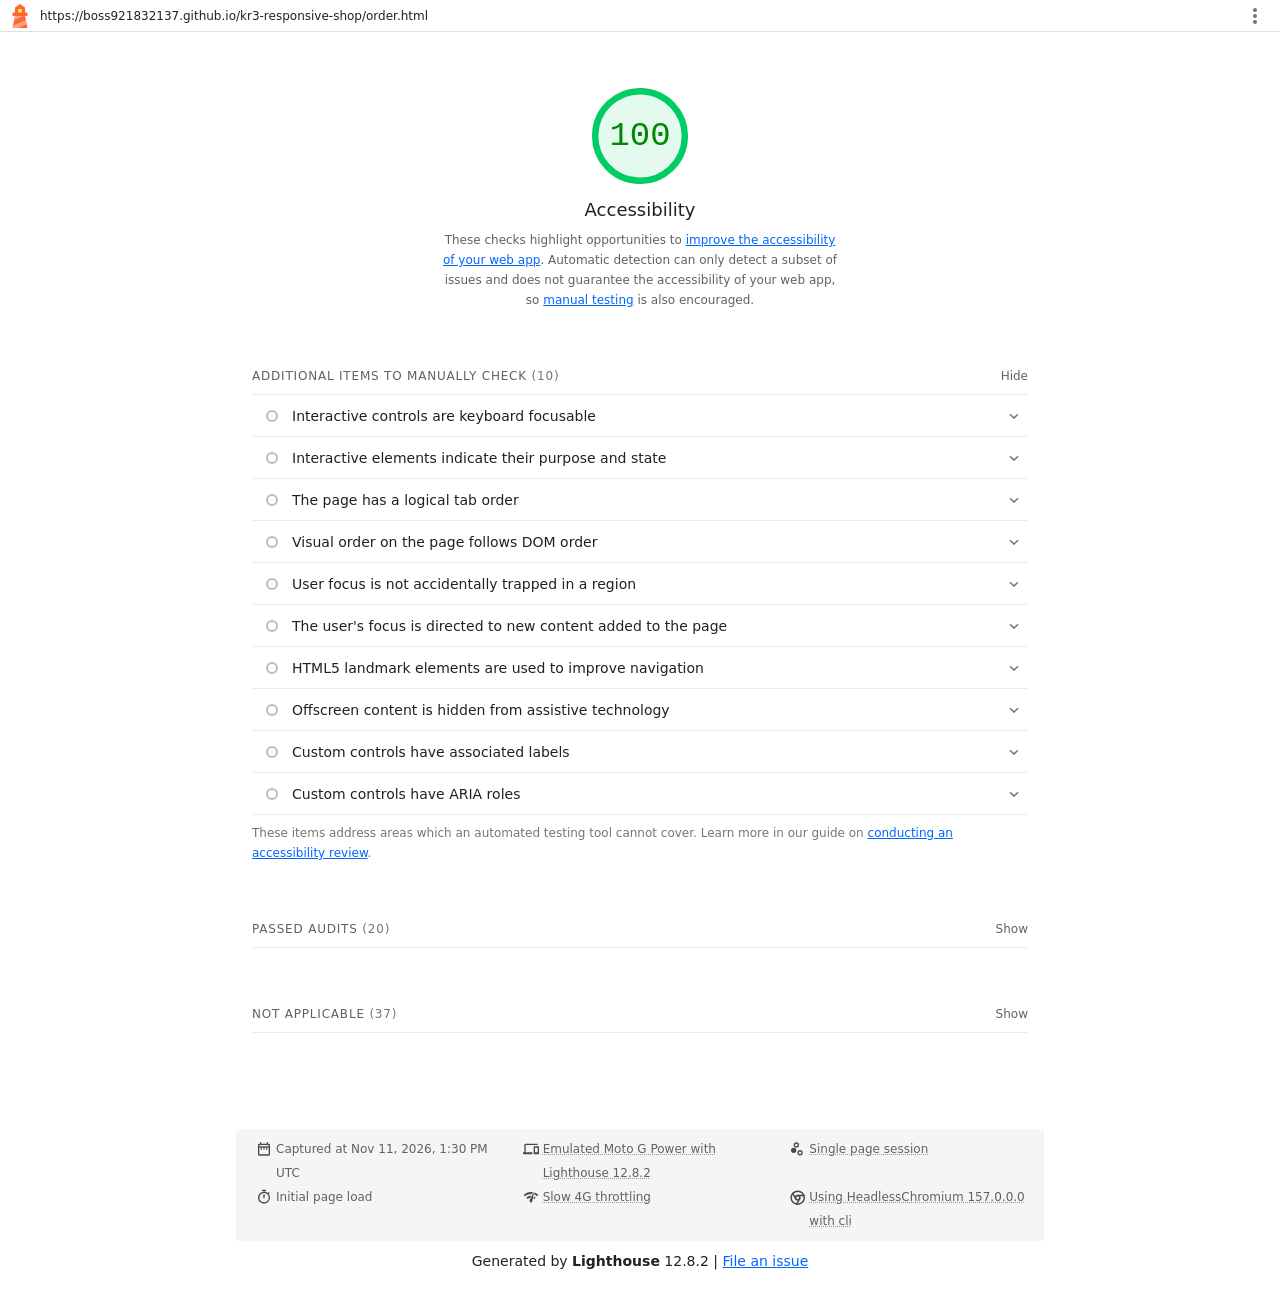
<file: lighthouse/accessibility-order.html>
<!--
@license
Copyright 2018 Google LLC
SPDX-License-Identifier: Apache-2.0
-->
<!doctype html>
<html lang="en">
<head>
  <meta charset="utf-8">
  <meta name="viewport" content="width=device-width, initial-scale=1, minimum-scale=1">
  <link rel="icon" href='data:image/svg+xml;utf8,<svg fill="none" xmlns="http://www.w3.org/2000/svg" viewBox="0 0 48 48"><path d="m14 7 10-7 10 7v10h5v7h-5l5 24H9l5-24H9v-7h5V7Z" fill="%23F63"/><path d="M31.561 24H14l-1.689 8.105L31.561 24ZM18.983 48H9l1.022-4.907L35.723 32.27l1.663 7.98L18.983 48Z" fill="%23FFA385"/><path fill="%23FF3" d="M20.5 10h7v7h-7z"/></svg>'>
  <title>Lighthouse Report</title>
  <style>body {margin: 0}</style>
</head>
<body>
  <noscript>Lighthouse report requires JavaScript. Please enable.</noscript>

  <div id="lh-log"></div>

  <script>window.__LIGHTHOUSE_JSON__ = {"lighthouseVersion":"12.8.2","requestedUrl":"https://boss921832137.github.io/kr3-responsive-shop/order.html","mainDocumentUrl":"https://boss921832137.github.io/kr3-responsive-shop/order.html","finalDisplayedUrl":"https://boss921832137.github.io/kr3-responsive-shop/order.html","finalUrl":"https://boss921832137.github.io/kr3-responsive-shop/order.html","fetchTime":"2026-11-11T13:30:46.019Z","gatherMode":"navigation","runWarnings":[],"userAgent":"Mozilla/5.0 (Windows NT 10.0; Win64; x64) AppleWebKit/537.36 (KHTML, like Gecko) HeadlessChrome/157.0.0.0 Safari/537.36 Edg/157.0.0.0","environment":{"networkUserAgent":"Mozilla/5.0 (Linux; Android 11; moto g power (2022)) AppleWebKit/537.36 (KHTML, like Gecko) Chrome/136.0.0.0 Mobile Safari/537.36","hostUserAgent":"Mozilla/5.0 (Windows NT 10.0; Win64; x64) AppleWebKit/537.36 (KHTML, like Gecko) HeadlessChrome/157.0.0.0 Safari/537.36 Edg/157.0.0.0","benchmarkIndex":1493,"credits":{"axe-core":"4.14.0"}},"audits":{"accesskeys":{"id":"accesskeys","title":"`[accesskey]` values are unique","description":"Access keys let users quickly focus a part of the page. For proper navigation, each access key must be unique. [Learn more about access keys](https://dequeuniversity.com/rules/axe/4.10/accesskeys).","score":null,"scoreDisplayMode":"notApplicable"},"aria-allowed-attr":{"id":"aria-allowed-attr","title":"`[aria-*]` attributes match their roles","description":"Each ARIA `role` supports a specific subset of `aria-*` attributes. Mismatching these invalidates the `aria-*` attributes. [Learn how to match ARIA attributes to their roles](https://dequeuniversity.com/rules/axe/4.10/aria-allowed-attr).","score":1,"scoreDisplayMode":"binary","details":{"type":"table","headings":[{"key":"node","valueType":"node","subItemsHeading":{"key":"relatedNode","valueType":"node"},"label":"Failing Elements"}],"items":[]}},"aria-allowed-role":{"id":"aria-allowed-role","title":"Uses ARIA roles only on compatible elements","description":"Many HTML elements can only be assigned certain ARIA roles. Using ARIA roles where they are not allowed can interfere with the accessibility of the web page. [Learn more about ARIA roles](https://dequeuniversity.com/rules/axe/4.10/aria-allowed-role).","score":null,"scoreDisplayMode":"notApplicable"},"aria-command-name":{"id":"aria-command-name","title":"`button`, `link`, and `menuitem` elements have accessible names","description":"When an element doesn't have an accessible name, screen readers announce it with a generic name, making it unusable for users who rely on screen readers. [Learn how to make command elements more accessible](https://dequeuniversity.com/rules/axe/4.10/aria-command-name).","score":null,"scoreDisplayMode":"notApplicable"},"aria-conditional-attr":{"id":"aria-conditional-attr","title":"ARIA attributes are used as specified for the element's role","description":"Some ARIA attributes are only allowed on an element under certain conditions. [Learn more about conditional ARIA attributes](https://dequeuniversity.com/rules/axe/4.10/aria-conditional-attr).","score":1,"scoreDisplayMode":"binary","details":{"type":"table","headings":[{"key":"node","valueType":"node","subItemsHeading":{"key":"relatedNode","valueType":"node"},"label":"Failing Elements"}],"items":[]}},"aria-deprecated-role":{"id":"aria-deprecated-role","title":"Deprecated ARIA roles were not used","description":"Deprecated ARIA roles may not be processed correctly by assistive technology. [Learn more about deprecated ARIA roles](https://dequeuniversity.com/rules/axe/4.10/aria-deprecated-role).","score":null,"scoreDisplayMode":"notApplicable"},"aria-dialog-name":{"id":"aria-dialog-name","title":"Elements with `role=\"dialog\"` or `role=\"alertdialog\"` have accessible names.","description":"ARIA dialog elements without accessible names may prevent screen readers users from discerning the purpose of these elements. [Learn how to make ARIA dialog elements more accessible](https://dequeuniversity.com/rules/axe/4.10/aria-dialog-name).","score":null,"scoreDisplayMode":"notApplicable"},"aria-hidden-body":{"id":"aria-hidden-body","title":"`[aria-hidden=\"true\"]` is not present on the document `\u003cbody>`","description":"Assistive technologies, like screen readers, work inconsistently when `aria-hidden=\"true\"` is set on the document `\u003cbody>`. [Learn how `aria-hidden` affects the document body](https://dequeuniversity.com/rules/axe/4.10/aria-hidden-body).","score":1,"scoreDisplayMode":"binary","details":{"type":"table","headings":[{"key":"node","valueType":"node","subItemsHeading":{"key":"relatedNode","valueType":"node"},"label":"Failing Elements"}],"items":[]}},"aria-hidden-focus":{"id":"aria-hidden-focus","title":"`[aria-hidden=\"true\"]` elements do not contain focusable descendents","description":"Focusable descendents within an `[aria-hidden=\"true\"]` element prevent those interactive elements from being available to users of assistive technologies like screen readers. [Learn how `aria-hidden` affects focusable elements](https://dequeuniversity.com/rules/axe/4.10/aria-hidden-focus).","score":1,"scoreDisplayMode":"binary","details":{"type":"table","headings":[{"key":"node","valueType":"node","subItemsHeading":{"key":"relatedNode","valueType":"node"},"label":"Failing Elements"}],"items":[]}},"aria-input-field-name":{"id":"aria-input-field-name","title":"ARIA input fields have accessible names","description":"When an input field doesn't have an accessible name, screen readers announce it with a generic name, making it unusable for users who rely on screen readers. [Learn more about input field labels](https://dequeuniversity.com/rules/axe/4.10/aria-input-field-name).","score":null,"scoreDisplayMode":"notApplicable"},"aria-meter-name":{"id":"aria-meter-name","title":"ARIA `meter` elements have accessible names","description":"When a meter element doesn't have an accessible name, screen readers announce it with a generic name, making it unusable for users who rely on screen readers. [Learn how to name `meter` elements](https://dequeuniversity.com/rules/axe/4.10/aria-meter-name).","score":null,"scoreDisplayMode":"notApplicable"},"aria-progressbar-name":{"id":"aria-progressbar-name","title":"ARIA `progressbar` elements have accessible names","description":"When a `progressbar` element doesn't have an accessible name, screen readers announce it with a generic name, making it unusable for users who rely on screen readers. [Learn how to label `progressbar` elements](https://dequeuniversity.com/rules/axe/4.10/aria-progressbar-name).","score":null,"scoreDisplayMode":"notApplicable"},"aria-prohibited-attr":{"id":"aria-prohibited-attr","title":"Elements use only permitted ARIA attributes","description":"Using ARIA attributes in roles where they are prohibited can mean that important information is not communicated to users of assistive technologies. [Learn more about prohibited ARIA roles](https://dequeuniversity.com/rules/axe/4.10/aria-prohibited-attr).","score":1,"scoreDisplayMode":"binary","details":{"type":"table","headings":[{"key":"node","valueType":"node","subItemsHeading":{"key":"relatedNode","valueType":"node"},"label":"Failing Elements"}],"items":[]}},"aria-required-attr":{"id":"aria-required-attr","title":"`[role]`s have all required `[aria-*]` attributes","description":"Some ARIA roles have required attributes that describe the state of the element to screen readers. [Learn more about roles and required attributes](https://dequeuniversity.com/rules/axe/4.10/aria-required-attr).","score":null,"scoreDisplayMode":"notApplicable"},"aria-required-children":{"id":"aria-required-children","title":"Elements with an ARIA `[role]` that require children to contain a specific `[role]` have all required children.","description":"Some ARIA parent roles must contain specific child roles to perform their intended accessibility functions. [Learn more about roles and required children elements](https://dequeuniversity.com/rules/axe/4.10/aria-required-children).","score":null,"scoreDisplayMode":"notApplicable"},"aria-required-parent":{"id":"aria-required-parent","title":"`[role]`s are contained by their required parent element","description":"Some ARIA child roles must be contained by specific parent roles to properly perform their intended accessibility functions. [Learn more about ARIA roles and required parent element](https://dequeuniversity.com/rules/axe/4.10/aria-required-parent).","score":null,"scoreDisplayMode":"notApplicable"},"aria-roles":{"id":"aria-roles","title":"`[role]` values are valid","description":"ARIA roles must have valid values in order to perform their intended accessibility functions. [Learn more about valid ARIA roles](https://dequeuniversity.com/rules/axe/4.10/aria-roles).","score":null,"scoreDisplayMode":"notApplicable"},"aria-text":{"id":"aria-text","title":"Elements with the `role=text` attribute do not have focusable descendents.","description":"Adding `role=text` around a text node split by markup enables VoiceOver to treat it as one phrase, but the element's focusable descendents will not be announced. [Learn more about the `role=text` attribute](https://dequeuniversity.com/rules/axe/4.10/aria-text).","score":null,"scoreDisplayMode":"notApplicable"},"aria-toggle-field-name":{"id":"aria-toggle-field-name","title":"ARIA toggle fields have accessible names","description":"When a toggle field doesn't have an accessible name, screen readers announce it with a generic name, making it unusable for users who rely on screen readers. [Learn more about toggle fields](https://dequeuniversity.com/rules/axe/4.10/aria-toggle-field-name).","score":null,"scoreDisplayMode":"notApplicable"},"aria-tooltip-name":{"id":"aria-tooltip-name","title":"ARIA `tooltip` elements have accessible names","description":"When a tooltip element doesn't have an accessible name, screen readers announce it with a generic name, making it unusable for users who rely on screen readers. [Learn how to name `tooltip` elements](https://dequeuniversity.com/rules/axe/4.10/aria-tooltip-name).","score":null,"scoreDisplayMode":"notApplicable"},"aria-treeitem-name":{"id":"aria-treeitem-name","title":"ARIA `treeitem` elements have accessible names","description":"When a `treeitem` element doesn't have an accessible name, screen readers announce it with a generic name, making it unusable for users who rely on screen readers. [Learn more about labeling `treeitem` elements](https://dequeuniversity.com/rules/axe/4.10/aria-treeitem-name).","score":null,"scoreDisplayMode":"notApplicable"},"aria-valid-attr-value":{"id":"aria-valid-attr-value","title":"`[aria-*]` attributes have valid values","description":"Assistive technologies, like screen readers, can't interpret ARIA attributes with invalid values. [Learn more about valid values for ARIA attributes](https://dequeuniversity.com/rules/axe/4.10/aria-valid-attr-value).","score":1,"scoreDisplayMode":"binary","details":{"type":"table","headings":[{"key":"node","valueType":"node","subItemsHeading":{"key":"relatedNode","valueType":"node"},"label":"Failing Elements"}],"items":[]}},"aria-valid-attr":{"id":"aria-valid-attr","title":"`[aria-*]` attributes are valid and not misspelled","description":"Assistive technologies, like screen readers, can't interpret ARIA attributes with invalid names. [Learn more about valid ARIA attributes](https://dequeuniversity.com/rules/axe/4.10/aria-valid-attr).","score":1,"scoreDisplayMode":"binary","details":{"type":"table","headings":[{"key":"node","valueType":"node","subItemsHeading":{"key":"relatedNode","valueType":"node"},"label":"Failing Elements"}],"items":[]}},"button-name":{"id":"button-name","title":"Buttons have an accessible name","description":"When a button doesn't have an accessible name, screen readers announce it as \"button\", making it unusable for users who rely on screen readers. [Learn how to make buttons more accessible](https://dequeuniversity.com/rules/axe/4.10/button-name).","score":1,"scoreDisplayMode":"binary","details":{"type":"table","headings":[{"key":"node","valueType":"node","subItemsHeading":{"key":"relatedNode","valueType":"node"},"label":"Failing Elements"}],"items":[]}},"bypass":{"id":"bypass","title":"The page contains a heading, skip link, or landmark region","description":"Adding ways to bypass repetitive content lets keyboard users navigate the page more efficiently. [Learn more about bypass blocks](https://dequeuniversity.com/rules/axe/4.10/bypass).","score":null,"scoreDisplayMode":"notApplicable"},"color-contrast":{"id":"color-contrast","title":"Background and foreground colors have a sufficient contrast ratio","description":"Low-contrast text is difficult or impossible for many users to read. [Learn how to provide sufficient color contrast](https://dequeuniversity.com/rules/axe/4.10/color-contrast).","score":1,"scoreDisplayMode":"binary","details":{"type":"table","headings":[{"key":"node","valueType":"node","subItemsHeading":{"key":"relatedNode","valueType":"node"},"label":"Failing Elements"}],"items":[]}},"definition-list":{"id":"definition-list","title":"`\u003cdl>`'s contain only properly-ordered `\u003cdt>` and `\u003cdd>` groups, `\u003cscript>`, `\u003ctemplate>` or `\u003cdiv>` elements.","description":"When definition lists are not properly marked up, screen readers may produce confusing or inaccurate output. [Learn how to structure definition lists correctly](https://dequeuniversity.com/rules/axe/4.10/definition-list).","score":null,"scoreDisplayMode":"notApplicable"},"dlitem":{"id":"dlitem","title":"Definition list items are wrapped in `\u003cdl>` elements","description":"Definition list items (`\u003cdt>` and `\u003cdd>`) must be wrapped in a parent `\u003cdl>` element to ensure that screen readers can properly announce them. [Learn how to structure definition lists correctly](https://dequeuniversity.com/rules/axe/4.10/dlitem).","score":null,"scoreDisplayMode":"notApplicable"},"document-title":{"id":"document-title","title":"Document has a `\u003ctitle>` element","description":"The title gives screen reader users an overview of the page, and search engine users rely on it heavily to determine if a page is relevant to their search. [Learn more about document titles](https://dequeuniversity.com/rules/axe/4.10/document-title).","score":1,"scoreDisplayMode":"binary","details":{"type":"table","headings":[{"key":"node","valueType":"node","subItemsHeading":{"key":"relatedNode","valueType":"node"},"label":"Failing Elements"}],"items":[]}},"duplicate-id-aria":{"id":"duplicate-id-aria","title":"ARIA IDs are unique","description":"The value of an ARIA ID must be unique to prevent other instances from being overlooked by assistive technologies. [Learn how to fix duplicate ARIA IDs](https://dequeuniversity.com/rules/axe/4.10/duplicate-id-aria).","score":null,"scoreDisplayMode":"notApplicable"},"empty-heading":{"id":"empty-heading","title":"All heading elements contain content.","description":"A heading with no content or inaccessible text prevent screen reader users from accessing information on the page's structure. [Learn more about headings](https://dequeuniversity.com/rules/axe/4.10/empty-heading).","score":null,"scoreDisplayMode":"notApplicable"},"form-field-multiple-labels":{"id":"form-field-multiple-labels","title":"No form fields have multiple labels","description":"Form fields with multiple labels can be confusingly announced by assistive technologies like screen readers which use either the first, the last, or all of the labels. [Learn how to use form labels](https://dequeuniversity.com/rules/axe/4.10/form-field-multiple-labels).","score":null,"scoreDisplayMode":"notApplicable"},"frame-title":{"id":"frame-title","title":"`\u003cframe>` or `\u003ciframe>` elements have a title","description":"Screen reader users rely on frame titles to describe the contents of frames. [Learn more about frame titles](https://dequeuniversity.com/rules/axe/4.10/frame-title).","score":null,"scoreDisplayMode":"notApplicable"},"heading-order":{"id":"heading-order","title":"Heading elements appear in a sequentially-descending order","description":"Properly ordered headings that do not skip levels convey the semantic structure of the page, making it easier to navigate and understand when using assistive technologies. [Learn more about heading order](https://dequeuniversity.com/rules/axe/4.10/heading-order).","score":1,"scoreDisplayMode":"binary","details":{"type":"table","headings":[{"key":"node","valueType":"node","subItemsHeading":{"key":"relatedNode","valueType":"node"},"label":"Failing Elements"}],"items":[]}},"html-has-lang":{"id":"html-has-lang","title":"`\u003chtml>` element has a `[lang]` attribute","description":"If a page doesn't specify a `lang` attribute, a screen reader assumes that the page is in the default language that the user chose when setting up the screen reader. If the page isn't actually in the default language, then the screen reader might not announce the page's text correctly. [Learn more about the `lang` attribute](https://dequeuniversity.com/rules/axe/4.10/html-has-lang).","score":1,"scoreDisplayMode":"binary","details":{"type":"table","headings":[{"key":"node","valueType":"node","subItemsHeading":{"key":"relatedNode","valueType":"node"},"label":"Failing Elements"}],"items":[]}},"html-lang-valid":{"id":"html-lang-valid","title":"`\u003chtml>` element has a valid value for its `[lang]` attribute","description":"Specifying a valid [BCP 47 language](https://www.w3.org/International/questions/qa-choosing-language-tags#question) helps screen readers announce text properly. [Learn how to use the `lang` attribute](https://dequeuniversity.com/rules/axe/4.10/html-lang-valid).","score":1,"scoreDisplayMode":"binary","details":{"type":"table","headings":[{"key":"node","valueType":"node","subItemsHeading":{"key":"relatedNode","valueType":"node"},"label":"Failing Elements"}],"items":[]}},"html-xml-lang-mismatch":{"id":"html-xml-lang-mismatch","title":"`\u003chtml>` element has an `[xml:lang]` attribute with the same base language as the `[lang]` attribute.","description":"If the webpage does not specify a consistent language, then the screen reader might not announce the page's text correctly. [Learn more about the `lang` attribute](https://dequeuniversity.com/rules/axe/4.10/html-xml-lang-mismatch).","score":null,"scoreDisplayMode":"notApplicable"},"identical-links-same-purpose":{"id":"identical-links-same-purpose","title":"Identical links have the same purpose.","description":"Links with the same destination should have the same description, to help users understand the link's purpose and decide whether to follow it. [Learn more about identical links](https://dequeuniversity.com/rules/axe/4.10/identical-links-same-purpose).","score":null,"scoreDisplayMode":"notApplicable"},"image-alt":{"id":"image-alt","title":"Image elements have `[alt]` attributes","description":"Informative elements should aim for short, descriptive alternate text. Decorative elements can be ignored with an empty alt attribute. [Learn more about the `alt` attribute](https://dequeuniversity.com/rules/axe/4.10/image-alt).","score":null,"scoreDisplayMode":"notApplicable"},"image-redundant-alt":{"id":"image-redundant-alt","title":"Image elements do not have `[alt]` attributes that are redundant text.","description":"Informative elements should aim for short, descriptive alternative text. Alternative text that is exactly the same as the text adjacent to the link or image is potentially confusing for screen reader users, because the text will be read twice. [Learn more about the `alt` attribute](https://dequeuniversity.com/rules/axe/4.10/image-redundant-alt).","score":null,"scoreDisplayMode":"notApplicable"},"input-button-name":{"id":"input-button-name","title":"Input buttons have discernible text.","description":"Adding discernable and accessible text to input buttons may help screen reader users understand the purpose of the input button. [Learn more about input buttons](https://dequeuniversity.com/rules/axe/4.10/input-button-name).","score":null,"scoreDisplayMode":"notApplicable"},"input-image-alt":{"id":"input-image-alt","title":"`\u003cinput type=\"image\">` elements have `[alt]` text","description":"When an image is being used as an `\u003cinput>` button, providing alternative text can help screen reader users understand the purpose of the button. [Learn about input image alt text](https://dequeuniversity.com/rules/axe/4.10/input-image-alt).","score":null,"scoreDisplayMode":"notApplicable"},"label-content-name-mismatch":{"id":"label-content-name-mismatch","title":"Elements with visible text labels have matching accessible names.","description":"Visible text labels that do not match the accessible name can result in a confusing experience for screen reader users. [Learn more about accessible names](https://dequeuniversity.com/rules/axe/4.10/label-content-name-mismatch).","score":1,"scoreDisplayMode":"binary","details":{"type":"table","headings":[{"key":"node","valueType":"node","subItemsHeading":{"key":"relatedNode","valueType":"node"},"label":"Failing Elements"}],"items":[]}},"label":{"id":"label","title":"Form elements have associated labels","description":"Labels ensure that form controls are announced properly by assistive technologies, like screen readers. [Learn more about form element labels](https://dequeuniversity.com/rules/axe/4.10/label).","score":1,"scoreDisplayMode":"binary","details":{"type":"table","headings":[{"key":"node","valueType":"node","subItemsHeading":{"key":"relatedNode","valueType":"node"},"label":"Failing Elements"}],"items":[]}},"landmark-one-main":{"id":"landmark-one-main","title":"Document has a main landmark.","description":"One main landmark helps screen reader users navigate a web page. [Learn more about landmarks](https://dequeuniversity.com/rules/axe/4.10/landmark-one-main).","score":null,"scoreDisplayMode":"notApplicable"},"link-name":{"id":"link-name","title":"Links have a discernible name","description":"Link text (and alternate text for images, when used as links) that is discernible, unique, and focusable improves the navigation experience for screen reader users. [Learn how to make links accessible](https://dequeuniversity.com/rules/axe/4.10/link-name).","score":1,"scoreDisplayMode":"binary","details":{"type":"table","headings":[{"key":"node","valueType":"node","subItemsHeading":{"key":"relatedNode","valueType":"node"},"label":"Failing Elements"}],"items":[]}},"link-in-text-block":{"id":"link-in-text-block","title":"Links are distinguishable without relying on color.","description":"Low-contrast text is difficult or impossible for many users to read. Link text that is discernible improves the experience for users with low vision. [Learn how to make links distinguishable](https://dequeuniversity.com/rules/axe/4.10/link-in-text-block).","score":1,"scoreDisplayMode":"binary","details":{"type":"table","headings":[{"key":"node","valueType":"node","subItemsHeading":{"key":"relatedNode","valueType":"node"},"label":"Failing Elements"}],"items":[]}},"list":{"id":"list","title":"Lists contain only `\u003cli>` elements and script supporting elements (`\u003cscript>` and `\u003ctemplate>`).","description":"Screen readers have a specific way of announcing lists. Ensuring proper list structure aids screen reader output. [Learn more about proper list structure](https://dequeuniversity.com/rules/axe/4.10/list).","score":null,"scoreDisplayMode":"notApplicable"},"listitem":{"id":"listitem","title":"List items (`\u003cli>`) are contained within `\u003cul>`, `\u003col>` or `\u003cmenu>` parent elements","description":"Screen readers require list items (`\u003cli>`) to be contained within a parent `\u003cul>`, `\u003col>` or `\u003cmenu>` to be announced properly. [Learn more about proper list structure](https://dequeuniversity.com/rules/axe/4.10/listitem).","score":null,"scoreDisplayMode":"notApplicable"},"meta-refresh":{"id":"meta-refresh","title":"The document does not use `\u003cmeta http-equiv=\"refresh\">`","description":"Users do not expect a page to refresh automatically, and doing so will move focus back to the top of the page. This may create a frustrating or confusing experience. [Learn more about the refresh meta tag](https://dequeuniversity.com/rules/axe/4.10/meta-refresh).","score":null,"scoreDisplayMode":"notApplicable"},"meta-viewport":{"id":"meta-viewport","title":"`[user-scalable=\"no\"]` is not used in the `\u003cmeta name=\"viewport\">` element and the `[maximum-scale]` attribute is not less than 5.","description":"Disabling zooming is problematic for users with low vision who rely on screen magnification to properly see the contents of a web page. [Learn more about the viewport meta tag](https://dequeuniversity.com/rules/axe/4.10/meta-viewport).","score":1,"scoreDisplayMode":"binary","details":{"type":"table","headings":[{"key":"node","valueType":"node","subItemsHeading":{"key":"relatedNode","valueType":"node"},"label":"Failing Elements"}],"items":[]}},"object-alt":{"id":"object-alt","title":"`\u003cobject>` elements have alternate text","description":"Screen readers cannot translate non-text content. Adding alternate text to `\u003cobject>` elements helps screen readers convey meaning to users. [Learn more about alt text for `object` elements](https://dequeuniversity.com/rules/axe/4.10/object-alt).","score":null,"scoreDisplayMode":"notApplicable"},"select-name":{"id":"select-name","title":"Select elements have associated label elements.","description":"Form elements without effective labels can create frustrating experiences for screen reader users. [Learn more about the `select` element](https://dequeuniversity.com/rules/axe/4.10/select-name).","score":1,"scoreDisplayMode":"binary","details":{"type":"table","headings":[{"key":"node","valueType":"node","subItemsHeading":{"key":"relatedNode","valueType":"node"},"label":"Failing Elements"}],"items":[]}},"skip-link":{"id":"skip-link","title":"Skip links are focusable.","description":"Including a skip link can help users skip to the main content to save time. [Learn more about skip links](https://dequeuniversity.com/rules/axe/4.10/skip-link).","score":1,"scoreDisplayMode":"binary","details":{"type":"table","headings":[{"key":"node","valueType":"node","subItemsHeading":{"key":"relatedNode","valueType":"node"},"label":"Failing Elements"}],"items":[]}},"tabindex":{"id":"tabindex","title":"No element has a `[tabindex]` value greater than 0","description":"A value greater than 0 implies an explicit navigation ordering. Although technically valid, this often creates frustrating experiences for users who rely on assistive technologies. [Learn more about the `tabindex` attribute](https://dequeuniversity.com/rules/axe/4.10/tabindex).","score":null,"scoreDisplayMode":"notApplicable"},"table-duplicate-name":{"id":"table-duplicate-name","title":"Tables have different content in the summary attribute and `\u003ccaption>`.","description":"The summary attribute should describe the table structure, while `\u003ccaption>` should have the onscreen title. Accurate table mark-up helps users of screen readers. [Learn more about summary and caption](https://dequeuniversity.com/rules/axe/4.10/table-duplicate-name).","score":null,"scoreDisplayMode":"notApplicable"},"table-fake-caption":{"id":"table-fake-caption","title":"Tables use `\u003ccaption>` instead of cells with the `[colspan]` attribute to indicate a caption.","description":"Screen readers have features to make navigating tables easier. Ensuring that tables use the actual caption element instead of cells with the `[colspan]` attribute may improve the experience for screen reader users. [Learn more about captions](https://dequeuniversity.com/rules/axe/4.10/table-fake-caption).","score":null,"scoreDisplayMode":"notApplicable"},"target-size":{"id":"target-size","title":"Touch targets have sufficient size and spacing.","description":"Touch targets with sufficient size and spacing help users who may have difficulty targeting small controls to activate the targets. [Learn more about touch targets](https://dequeuniversity.com/rules/axe/4.10/target-size).","score":1,"scoreDisplayMode":"binary","details":{"type":"table","headings":[{"key":"node","valueType":"node","subItemsHeading":{"key":"relatedNode","valueType":"node"},"label":"Failing Elements"}],"items":[]}},"td-has-header":{"id":"td-has-header","title":"`\u003ctd>` elements in a large `\u003ctable>` have one or more table headers.","description":"Screen readers have features to make navigating tables easier. Ensuring that `\u003ctd>` elements in a large table (3 or more cells in width and height) have an associated table header may improve the experience for screen reader users. [Learn more about table headers](https://dequeuniversity.com/rules/axe/4.10/td-has-header).","score":null,"scoreDisplayMode":"notApplicable"},"td-headers-attr":{"id":"td-headers-attr","title":"Cells in a `\u003ctable>` element that use the `[headers]` attribute refer to table cells within the same table.","description":"Screen readers have features to make navigating tables easier. Ensuring `\u003ctd>` cells using the `[headers]` attribute only refer to other cells in the same table may improve the experience for screen reader users. [Learn more about the `headers` attribute](https://dequeuniversity.com/rules/axe/4.10/td-headers-attr).","score":null,"scoreDisplayMode":"notApplicable"},"th-has-data-cells":{"id":"th-has-data-cells","title":"`\u003cth>` elements and elements with `[role=\"columnheader\"/\"rowheader\"]` have data cells they describe.","description":"Screen readers have features to make navigating tables easier. Ensuring table headers always refer to some set of cells may improve the experience for screen reader users. [Learn more about table headers](https://dequeuniversity.com/rules/axe/4.10/th-has-data-cells).","score":null,"scoreDisplayMode":"notApplicable"},"valid-lang":{"id":"valid-lang","title":"`[lang]` attributes have a valid value","description":"Specifying a valid [BCP 47 language](https://www.w3.org/International/questions/qa-choosing-language-tags#question) on elements helps ensure that text is pronounced correctly by a screen reader. [Learn how to use the `lang` attribute](https://dequeuniversity.com/rules/axe/4.10/valid-lang).","score":null,"scoreDisplayMode":"notApplicable"},"video-caption":{"id":"video-caption","title":"`\u003cvideo>` elements contain a `\u003ctrack>` element with `[kind=\"captions\"]`","description":"When a video provides a caption it is easier for deaf and hearing impaired users to access its information. [Learn more about video captions](https://dequeuniversity.com/rules/axe/4.10/video-caption).","score":null,"scoreDisplayMode":"notApplicable"},"custom-controls-labels":{"id":"custom-controls-labels","title":"Custom controls have associated labels","description":"Custom interactive controls have associated labels, provided by aria-label or aria-labelledby. [Learn more about custom controls and labels](https://developer.chrome.com/docs/lighthouse/accessibility/custom-controls-labels/).","score":null,"scoreDisplayMode":"manual"},"custom-controls-roles":{"id":"custom-controls-roles","title":"Custom controls have ARIA roles","description":"Custom interactive controls have appropriate ARIA roles. [Learn how to add roles to custom controls](https://developer.chrome.com/docs/lighthouse/accessibility/custom-control-roles/).","score":null,"scoreDisplayMode":"manual"},"focus-traps":{"id":"focus-traps","title":"User focus is not accidentally trapped in a region","description":"A user can tab into and out of any control or region without accidentally trapping their focus. [Learn how to avoid focus traps](https://developer.chrome.com/docs/lighthouse/accessibility/focus-traps/).","score":null,"scoreDisplayMode":"manual"},"focusable-controls":{"id":"focusable-controls","title":"Interactive controls are keyboard focusable","description":"Custom interactive controls are keyboard focusable and display a focus indicator. [Learn how to make custom controls focusable](https://developer.chrome.com/docs/lighthouse/accessibility/focusable-controls/).","score":null,"scoreDisplayMode":"manual"},"interactive-element-affordance":{"id":"interactive-element-affordance","title":"Interactive elements indicate their purpose and state","description":"Interactive elements, such as links and buttons, should indicate their state and be distinguishable from non-interactive elements. [Learn how to decorate interactive elements with affordance hints](https://developer.chrome.com/docs/lighthouse/accessibility/interactive-element-affordance/).","score":null,"scoreDisplayMode":"manual"},"logical-tab-order":{"id":"logical-tab-order","title":"The page has a logical tab order","description":"Tabbing through the page follows the visual layout. Users cannot focus elements that are offscreen. [Learn more about logical tab ordering](https://developer.chrome.com/docs/lighthouse/accessibility/logical-tab-order/).","score":null,"scoreDisplayMode":"manual"},"managed-focus":{"id":"managed-focus","title":"The user's focus is directed to new content added to the page","description":"If new content, such as a dialog, is added to the page, the user's focus is directed to it. [Learn how to direct focus to new content](https://developer.chrome.com/docs/lighthouse/accessibility/managed-focus/).","score":null,"scoreDisplayMode":"manual"},"offscreen-content-hidden":{"id":"offscreen-content-hidden","title":"Offscreen content is hidden from assistive technology","description":"Offscreen content is hidden with display: none or aria-hidden=true. [Learn how to properly hide offscreen content](https://developer.chrome.com/docs/lighthouse/accessibility/offscreen-content-hidden/).","score":null,"scoreDisplayMode":"manual"},"use-landmarks":{"id":"use-landmarks","title":"HTML5 landmark elements are used to improve navigation","description":"Landmark elements (`\u003cmain>`, `\u003cnav>`, etc.) are used to improve the keyboard navigation of the page for assistive technology. [Learn more about landmark elements](https://developer.chrome.com/docs/lighthouse/accessibility/use-landmarks/).","score":null,"scoreDisplayMode":"manual"},"visual-order-follows-dom":{"id":"visual-order-follows-dom","title":"Visual order on the page follows DOM order","description":"DOM order matches the visual order, improving navigation for assistive technology. [Learn more about DOM and visual ordering](https://developer.chrome.com/docs/lighthouse/accessibility/visual-order-follows-dom/).","score":null,"scoreDisplayMode":"manual"}},"configSettings":{"output":["json","html"],"maxWaitForFcp":30000,"maxWaitForLoad":45000,"pauseAfterFcpMs":1000,"pauseAfterLoadMs":1000,"networkQuietThresholdMs":1000,"cpuQuietThresholdMs":1000,"formFactor":"mobile","throttling":{"rttMs":150,"throughputKbps":1638.4,"requestLatencyMs":562.5,"downloadThroughputKbps":1474.5600000000002,"uploadThroughputKbps":675,"cpuSlowdownMultiplier":4},"throttlingMethod":"simulate","screenEmulation":{"mobile":true,"width":412,"height":823,"deviceScaleFactor":1.75,"disabled":false},"emulatedUserAgent":"Mozilla/5.0 (Linux; Android 11; moto g power (2022)) AppleWebKit/537.36 (KHTML, like Gecko) Chrome/136.0.0.0 Mobile Safari/537.36","auditMode":false,"gatherMode":false,"clearStorageTypes":["file_systems","shader_cache","service_workers","cache_storage"],"disableStorageReset":false,"debugNavigation":false,"channel":"cli","usePassiveGathering":false,"disableFullPageScreenshot":false,"skipAboutBlank":false,"blankPage":"about:blank","ignoreStatusCode":false,"locale":"en-US","blockedUrlPatterns":null,"additionalTraceCategories":null,"extraHeaders":null,"precomputedLanternData":null,"onlyAudits":null,"onlyCategories":["accessibility"],"skipAudits":null},"categories":{"accessibility":{"title":"Accessibility","description":"These checks highlight opportunities to [improve the accessibility of your web app](https://developer.chrome.com/docs/lighthouse/accessibility/). Automatic detection can only detect a subset of issues and does not guarantee the accessibility of your web app, so [manual testing](https://web.dev/articles/how-to-review) is also encouraged.","manualDescription":"These items address areas which an automated testing tool cannot cover. Learn more in our guide on [conducting an accessibility review](https://web.dev/articles/how-to-review).","supportedModes":["navigation","snapshot"],"auditRefs":[{"id":"accesskeys","weight":0,"group":"a11y-navigation"},{"id":"aria-allowed-attr","weight":10,"group":"a11y-aria"},{"id":"aria-allowed-role","weight":0,"group":"a11y-aria"},{"id":"aria-command-name","weight":0,"group":"a11y-aria"},{"id":"aria-conditional-attr","weight":7,"group":"a11y-aria"},{"id":"aria-deprecated-role","weight":0,"group":"a11y-aria"},{"id":"aria-dialog-name","weight":0,"group":"a11y-aria"},{"id":"aria-hidden-body","weight":10,"group":"a11y-aria"},{"id":"aria-hidden-focus","weight":7,"group":"a11y-aria"},{"id":"aria-input-field-name","weight":0,"group":"a11y-aria"},{"id":"aria-meter-name","weight":0,"group":"a11y-aria"},{"id":"aria-progressbar-name","weight":0,"group":"a11y-aria"},{"id":"aria-prohibited-attr","weight":7,"group":"a11y-aria"},{"id":"aria-required-attr","weight":0,"group":"a11y-aria"},{"id":"aria-required-children","weight":0,"group":"a11y-aria"},{"id":"aria-required-parent","weight":0,"group":"a11y-aria"},{"id":"aria-roles","weight":0,"group":"a11y-aria"},{"id":"aria-text","weight":0,"group":"a11y-aria"},{"id":"aria-toggle-field-name","weight":0,"group":"a11y-aria"},{"id":"aria-tooltip-name","weight":0,"group":"a11y-aria"},{"id":"aria-treeitem-name","weight":0,"group":"a11y-aria"},{"id":"aria-valid-attr-value","weight":10,"group":"a11y-aria"},{"id":"aria-valid-attr","weight":10,"group":"a11y-aria"},{"id":"button-name","weight":10,"group":"a11y-names-labels"},{"id":"bypass","weight":0,"group":"a11y-navigation"},{"id":"color-contrast","weight":7,"group":"a11y-color-contrast"},{"id":"definition-list","weight":0,"group":"a11y-tables-lists"},{"id":"dlitem","weight":0,"group":"a11y-tables-lists"},{"id":"document-title","weight":7,"group":"a11y-names-labels"},{"id":"duplicate-id-aria","weight":0,"group":"a11y-aria"},{"id":"form-field-multiple-labels","weight":0,"group":"a11y-names-labels"},{"id":"frame-title","weight":0,"group":"a11y-names-labels"},{"id":"heading-order","weight":3,"group":"a11y-navigation"},{"id":"html-has-lang","weight":7,"group":"a11y-language"},{"id":"html-lang-valid","weight":7,"group":"a11y-language"},{"id":"html-xml-lang-mismatch","weight":0,"group":"a11y-language"},{"id":"image-alt","weight":0,"group":"a11y-names-labels"},{"id":"image-redundant-alt","weight":0,"group":"a11y-names-labels"},{"id":"input-button-name","weight":0,"group":"a11y-names-labels"},{"id":"input-image-alt","weight":0,"group":"a11y-names-labels"},{"id":"label","weight":7,"group":"a11y-names-labels"},{"id":"link-in-text-block","weight":7,"group":"a11y-color-contrast"},{"id":"link-name","weight":7,"group":"a11y-names-labels"},{"id":"list","weight":0,"group":"a11y-tables-lists"},{"id":"listitem","weight":0,"group":"a11y-tables-lists"},{"id":"meta-refresh","weight":0,"group":"a11y-best-practices"},{"id":"meta-viewport","weight":10,"group":"a11y-best-practices"},{"id":"object-alt","weight":0,"group":"a11y-names-labels"},{"id":"select-name","weight":7,"group":"a11y-names-labels"},{"id":"skip-link","weight":3,"group":"a11y-names-labels"},{"id":"tabindex","weight":0,"group":"a11y-navigation"},{"id":"table-duplicate-name","weight":0,"group":"a11y-tables-lists"},{"id":"target-size","weight":7,"group":"a11y-best-practices"},{"id":"td-headers-attr","weight":0,"group":"a11y-tables-lists"},{"id":"th-has-data-cells","weight":0,"group":"a11y-tables-lists"},{"id":"valid-lang","weight":0,"group":"a11y-language"},{"id":"video-caption","weight":0,"group":"a11y-audio-video"},{"id":"focusable-controls","weight":0},{"id":"interactive-element-affordance","weight":0},{"id":"logical-tab-order","weight":0},{"id":"visual-order-follows-dom","weight":0},{"id":"focus-traps","weight":0},{"id":"managed-focus","weight":0},{"id":"use-landmarks","weight":0},{"id":"offscreen-content-hidden","weight":0},{"id":"custom-controls-labels","weight":0},{"id":"custom-controls-roles","weight":0},{"id":"empty-heading","weight":0,"group":"hidden"},{"id":"identical-links-same-purpose","weight":0,"group":"hidden"},{"id":"landmark-one-main","weight":0,"group":"hidden"},{"id":"label-content-name-mismatch","weight":0,"group":"hidden"},{"id":"table-fake-caption","weight":0,"group":"hidden"},{"id":"td-has-header","weight":0,"group":"hidden"}],"id":"accessibility","score":1}},"categoryGroups":{"metrics":{"title":"Metrics"},"insights":{"title":"Insights","description":"These insights are also available in the Chrome DevTools Performance Panel - [record a trace](https://developer.chrome.com/docs/devtools/performance/reference) to view more detailed information."},"diagnostics":{"title":"Diagnostics","description":"More information about the performance of your application. These numbers don't [directly affect](https://developer.chrome.com/docs/lighthouse/performance/performance-scoring/) the Performance score."},"a11y-best-practices":{"title":"Best practices","description":"These items highlight common accessibility best practices."},"a11y-color-contrast":{"title":"Contrast","description":"These are opportunities to improve the legibility of your content."},"a11y-names-labels":{"title":"Names and labels","description":"These are opportunities to improve the semantics of the controls in your application. This may enhance the experience for users of assistive technology, like a screen reader."},"a11y-navigation":{"title":"Navigation","description":"These are opportunities to improve keyboard navigation in your application."},"a11y-aria":{"title":"ARIA","description":"These are opportunities to improve the usage of ARIA in your application which may enhance the experience for users of assistive technology, like a screen reader."},"a11y-language":{"title":"Internationalization and localization","description":"These are opportunities to improve the interpretation of your content by users in different locales."},"a11y-audio-video":{"title":"Audio and video","description":"These are opportunities to provide alternative content for audio and video. This may improve the experience for users with hearing or vision impairments."},"a11y-tables-lists":{"title":"Tables and lists","description":"These are opportunities to improve the experience of reading tabular or list data using assistive technology, like a screen reader."},"seo-mobile":{"title":"Mobile Friendly","description":"Make sure your pages are mobile friendly so users don’t have to pinch or zoom in order to read the content pages. [Learn how to make pages mobile-friendly](https://developers.google.com/search/mobile-sites/)."},"seo-content":{"title":"Content Best Practices","description":"Format your HTML in a way that enables crawlers to better understand your app’s content."},"seo-crawl":{"title":"Crawling and Indexing","description":"To appear in search results, crawlers need access to your app."},"best-practices-trust-safety":{"title":"Trust and Safety"},"best-practices-ux":{"title":"User Experience"},"best-practices-browser-compat":{"title":"Browser Compatibility"},"best-practices-general":{"title":"General"},"hidden":{"title":""}},"stackPacks":[],"entities":[{"name":"GitHub","origins":["https://boss921832137.github.io"],"isFirstParty":true,"category":"utility"}],"fullPageScreenshot":{"screenshot":{"data":"[data-uri]","width":412,"height":1051},"nodes":{"1-0-SPAN":{"id":"","top":25,"bottom":42,"left":311,"right":325,"width":14,"height":17},"1-1-A":{"id":"","top":993,"bottom":1039,"left":362,"right":400,"width":38,"height":46}}},"timing":{"entries":[{"startTime":2640.89,"name":"lh:config","duration":1309.99,"entryType":"measure"},{"startTime":2644.91,"name":"lh:config:resolveArtifactsToDefns","duration":200.47,"entryType":"measure"},{"startTime":3951.15,"name":"lh:runner:gather","duration":12049.41,"entryType":"measure"},{"startTime":4069.52,"name":"lh:driver:connect","duration":24.23,"entryType":"measure"},{"startTime":4094.15,"name":"lh:driver:navigate","duration":18.79,"entryType":"measure"},{"startTime":4113.4,"name":"lh:gather:getBenchmarkIndex","duration":1012.19,"entryType":"measure"},{"startTime":5125.78,"name":"lh:gather:getVersion","duration":1.26,"entryType":"measure"},{"startTime":5127.2,"name":"lh:gather:getDevicePixelRatio","duration":1.77,"entryType":"measure"},{"startTime":5130.84,"name":"lh:prepare:navigationMode","duration":3021.52,"entryType":"measure"},{"startTime":5157.48,"name":"lh:storage:clearDataForOrigin","duration":276.79,"entryType":"measure"},{"startTime":5434.46,"name":"lh:storage:clearBrowserCaches","duration":2713.81,"entryType":"measure"},{"startTime":8149.69,"name":"lh:gather:prepareThrottlingAndNetwork","duration":2.62,"entryType":"measure"},{"startTime":8169.97,"name":"lh:driver:navigate","duration":6374.97,"entryType":"measure"},{"startTime":14554.59,"name":"lh:computed:NetworkRecords","duration":3.19,"entryType":"measure"},{"startTime":14559.65,"name":"lh:gather:getArtifact:DevtoolsLog","duration":0.19,"entryType":"measure"},{"startTime":14559.9,"name":"lh:gather:getArtifact:Accessibility","duration":310.31,"entryType":"measure"},{"startTime":14870.48,"name":"lh:gather:getArtifact:NetworkUserAgent","duration":0.13,"entryType":"measure"},{"startTime":14870.63,"name":"lh:gather:getArtifact:Stacks","duration":14.29,"entryType":"measure"},{"startTime":14870.75,"name":"lh:gather:collectStacks","duration":14.15,"entryType":"measure"},{"startTime":14884.95,"name":"lh:gather:getArtifact:FullPageScreenshot","duration":1093.94,"entryType":"measure"},{"startTime":16001.04,"name":"lh:runner:audit","duration":409.5,"entryType":"measure"},{"startTime":16001.21,"name":"lh:runner:auditing","duration":408.73,"entryType":"measure"},{"startTime":16003.67,"name":"lh:audit:accesskeys","duration":4.92,"entryType":"measure"},{"startTime":16009.54,"name":"lh:audit:aria-allowed-attr","duration":14.56,"entryType":"measure"},{"startTime":16025.43,"name":"lh:audit:aria-allowed-role","duration":4.28,"entryType":"measure"},{"startTime":16030.53,"name":"lh:audit:aria-command-name","duration":3.18,"entryType":"measure"},{"startTime":16034.33,"name":"lh:audit:aria-conditional-attr","duration":9.13,"entryType":"measure"},{"startTime":16044.02,"name":"lh:audit:aria-deprecated-role","duration":4.06,"entryType":"measure"},{"startTime":16049,"name":"lh:audit:aria-dialog-name","duration":6.82,"entryType":"measure"},{"startTime":16056.45,"name":"lh:audit:aria-hidden-body","duration":9.74,"entryType":"measure"},{"startTime":16067.44,"name":"lh:audit:aria-hidden-focus","duration":16.72,"entryType":"measure"},{"startTime":16084.79,"name":"lh:audit:aria-input-field-name","duration":3.01,"entryType":"measure"},{"startTime":16088.23,"name":"lh:audit:aria-meter-name","duration":2.09,"entryType":"measure"},{"startTime":16090.8,"name":"lh:audit:aria-progressbar-name","duration":2.19,"entryType":"measure"},{"startTime":16093.43,"name":"lh:audit:aria-prohibited-attr","duration":6.08,"entryType":"measure"},{"startTime":16099.94,"name":"lh:audit:aria-required-attr","duration":2.35,"entryType":"measure"},{"startTime":16102.75,"name":"lh:audit:aria-required-children","duration":2.67,"entryType":"measure"},{"startTime":16105.83,"name":"lh:audit:aria-required-parent","duration":2.64,"entryType":"measure"},{"startTime":16108.91,"name":"lh:audit:aria-roles","duration":2.49,"entryType":"measure"},{"startTime":16116.39,"name":"lh:audit:aria-text","duration":4.97,"entryType":"measure"},{"startTime":16122.24,"name":"lh:audit:aria-toggle-field-name","duration":5.89,"entryType":"measure"},{"startTime":16129.23,"name":"lh:audit:aria-tooltip-name","duration":12.11,"entryType":"measure"},{"startTime":16142.13,"name":"lh:audit:aria-treeitem-name","duration":5.45,"entryType":"measure"},{"startTime":16147.98,"name":"lh:audit:aria-valid-attr-value","duration":5.69,"entryType":"measure"},{"startTime":16154.06,"name":"lh:audit:aria-valid-attr","duration":5.56,"entryType":"measure"},{"startTime":16160.01,"name":"lh:audit:button-name","duration":7.8,"entryType":"measure"},{"startTime":16168.23,"name":"lh:audit:bypass","duration":7.29,"entryType":"measure"},{"startTime":16175.97,"name":"lh:audit:color-contrast","duration":5.53,"entryType":"measure"},{"startTime":16181.94,"name":"lh:audit:definition-list","duration":8.3,"entryType":"measure"},{"startTime":16190.83,"name":"lh:audit:dlitem","duration":3.29,"entryType":"measure"},{"startTime":16194.67,"name":"lh:audit:document-title","duration":6.51,"entryType":"measure"},{"startTime":16201.58,"name":"lh:audit:duplicate-id-aria","duration":10.71,"entryType":"measure"},{"startTime":16212.71,"name":"lh:audit:empty-heading","duration":6.29,"entryType":"measure"},{"startTime":16219.5,"name":"lh:audit:form-field-multiple-labels","duration":5.77,"entryType":"measure"},{"startTime":16225.75,"name":"lh:audit:frame-title","duration":3.41,"entryType":"measure"},{"startTime":16229.55,"name":"lh:audit:heading-order","duration":5.79,"entryType":"measure"},{"startTime":16235.79,"name":"lh:audit:html-has-lang","duration":9.84,"entryType":"measure"},{"startTime":16246.07,"name":"lh:audit:html-lang-valid","duration":11.49,"entryType":"measure"},{"startTime":16257.97,"name":"lh:audit:html-xml-lang-mismatch","duration":3.51,"entryType":"measure"},{"startTime":16261.87,"name":"lh:audit:identical-links-same-purpose","duration":5.98,"entryType":"measure"},{"startTime":16268.25,"name":"lh:audit:image-alt","duration":3.59,"entryType":"measure"},{"startTime":16272.3,"name":"lh:audit:image-redundant-alt","duration":3.96,"entryType":"measure"},{"startTime":16276.66,"name":"lh:audit:input-button-name","duration":3.9,"entryType":"measure"},{"startTime":16280.94,"name":"lh:audit:input-image-alt","duration":3.95,"entryType":"measure"},{"startTime":16285.32,"name":"lh:audit:label-content-name-mismatch","duration":5.72,"entryType":"measure"},{"startTime":16291.44,"name":"lh:audit:label","duration":5.58,"entryType":"measure"},{"startTime":16297.47,"name":"lh:audit:landmark-one-main","duration":12.82,"entryType":"measure"},{"startTime":16310.69,"name":"lh:audit:link-name","duration":5.28,"entryType":"measure"},{"startTime":16316.34,"name":"lh:audit:link-in-text-block","duration":5.35,"entryType":"measure"},{"startTime":16322.07,"name":"lh:audit:list","duration":3.96,"entryType":"measure"},{"startTime":16326.41,"name":"lh:audit:listitem","duration":4.13,"entryType":"measure"},{"startTime":16330.93,"name":"lh:audit:meta-refresh","duration":4.14,"entryType":"measure"},{"startTime":16335.47,"name":"lh:audit:meta-viewport","duration":5.61,"entryType":"measure"},{"startTime":16341.48,"name":"lh:audit:object-alt","duration":4.09,"entryType":"measure"},{"startTime":16345.93,"name":"lh:audit:select-name","duration":5.58,"entryType":"measure"},{"startTime":16351.98,"name":"lh:audit:skip-link","duration":5.47,"entryType":"measure"},{"startTime":16357.86,"name":"lh:audit:tabindex","duration":4.47,"entryType":"measure"},{"startTime":16362.72,"name":"lh:audit:table-duplicate-name","duration":4.78,"entryType":"measure"},{"startTime":16367.97,"name":"lh:audit:table-fake-caption","duration":4.87,"entryType":"measure"},{"startTime":16373.21,"name":"lh:audit:target-size","duration":5.5,"entryType":"measure"},{"startTime":16379.1,"name":"lh:audit:td-has-header","duration":7.86,"entryType":"measure"},{"startTime":16387.38,"name":"lh:audit:td-headers-attr","duration":5.15,"entryType":"measure"},{"startTime":16392.96,"name":"lh:audit:th-has-data-cells","duration":5.23,"entryType":"measure"},{"startTime":16398.63,"name":"lh:audit:valid-lang","duration":5.1,"entryType":"measure"},{"startTime":16404.12,"name":"lh:audit:video-caption","duration":5.33,"entryType":"measure"},{"startTime":16409.5,"name":"lh:audit:custom-controls-labels","duration":0.16,"entryType":"measure"},{"startTime":16409.67,"name":"lh:audit:custom-controls-roles","duration":0.02,"entryType":"measure"},{"startTime":16409.71,"name":"lh:audit:focus-traps","duration":0.02,"entryType":"measure"},{"startTime":16409.74,"name":"lh:audit:focusable-controls","duration":0.02,"entryType":"measure"},{"startTime":16409.76,"name":"lh:audit:interactive-element-affordance","duration":0.02,"entryType":"measure"},{"startTime":16409.79,"name":"lh:audit:logical-tab-order","duration":0.03,"entryType":"measure"},{"startTime":16409.83,"name":"lh:audit:managed-focus","duration":0.02,"entryType":"measure"},{"startTime":16409.86,"name":"lh:audit:offscreen-content-hidden","duration":0.01,"entryType":"measure"},{"startTime":16409.88,"name":"lh:audit:use-landmarks","duration":0.02,"entryType":"measure"},{"startTime":16409.91,"name":"lh:audit:visual-order-follows-dom","duration":0.01,"entryType":"measure"},{"startTime":16409.95,"name":"lh:runner:generate","duration":0.57,"entryType":"measure"},{"startTime":16411.12,"name":"lh:computed:EntityClassification","duration":0.5,"entryType":"measure"}],"total":12458.91},"i18n":{"rendererFormattedStrings":{"calculatorLink":"See calculator.","collapseView":"Collapse view","crcInitialNavigation":"Initial Navigation","crcLongestDurationLabel":"Maximum critical path latency:","dropdownCopyJSON":"Copy JSON","dropdownDarkTheme":"Toggle Dark Theme","dropdownPrintExpanded":"Print Expanded","dropdownPrintSummary":"Print Summary","dropdownSaveGist":"Save as Gist","dropdownSaveHTML":"Save as HTML","dropdownSaveJSON":"Save as JSON","dropdownViewUnthrottledTrace":"View Unthrottled Trace","dropdownViewer":"Open in Viewer","errorLabel":"Error!","errorMissingAuditInfo":"Report error: no audit information","expandView":"Expand view","firstPartyChipLabel":"1st party","footerIssue":"File an issue","goBackToAudits":"Go back to audits","hide":"Hide","insightsNotice":"Later this year, insights will replace performance audits. [Learn more and provide feedback here](https://github.com/GoogleChrome/lighthouse/discussions/16462).","labDataTitle":"Lab Data","lsPerformanceCategoryDescription":"[Lighthouse](https://developers.google.com/web/tools/lighthouse/) analysis of the current page on an emulated mobile network. Values are estimated and may vary.","manualAuditsGroupTitle":"Additional items to manually check","notApplicableAuditsGroupTitle":"Not applicable","openInANewTabTooltip":"Open in a new tab","opportunityResourceColumnLabel":"Opportunity","opportunitySavingsColumnLabel":"Estimated Savings","passedAuditsGroupTitle":"Passed audits","runtimeAnalysisWindow":"Initial page load","runtimeAnalysisWindowSnapshot":"Point-in-time snapshot","runtimeAnalysisWindowTimespan":"User interactions timespan","runtimeCustom":"Custom throttling","runtimeDesktopEmulation":"Emulated Desktop","runtimeMobileEmulation":"Emulated Moto G Power","runtimeNoEmulation":"No emulation","runtimeSettingsAxeVersion":"Axe version","runtimeSettingsBenchmark":"Unthrottled CPU/Memory Power","runtimeSettingsCPUThrottling":"CPU throttling","runtimeSettingsDevice":"Device","runtimeSettingsNetworkThrottling":"Network throttling","runtimeSettingsScreenEmulation":"Screen emulation","runtimeSettingsUANetwork":"User agent (network)","runtimeSingleLoad":"Single page session","runtimeSingleLoadTooltip":"This data is taken from a single page session, as opposed to field data summarizing many sessions.","runtimeSlow4g":"Slow 4G throttling","runtimeUnknown":"Unknown","show":"Show","showRelevantAudits":"Show audits relevant to:","snippetCollapseButtonLabel":"Collapse snippet","snippetExpandButtonLabel":"Expand snippet","thirdPartyResourcesLabel":"Show 3rd-party resources","throttlingProvided":"Provided by environment","toplevelWarningsMessage":"There were issues affecting this run of Lighthouse:","tryInsights":"Try insights","unattributable":"Unattributable","varianceDisclaimer":"Values are estimated and may vary. The [performance score is calculated](https://developer.chrome.com/docs/lighthouse/performance/performance-scoring/) directly from these metrics.","viewTraceLabel":"View Trace","viewTreemapLabel":"View Treemap","warningAuditsGroupTitle":"Passed audits but with warnings","warningHeader":"Warnings: "},"icuMessagePaths":{"core/audits/accessibility/accesskeys.js | title":["audits.accesskeys.title"],"core/audits/accessibility/accesskeys.js | description":["audits.accesskeys.description"],"core/audits/accessibility/aria-allowed-attr.js | title":["audits[aria-allowed-attr].title"],"core/audits/accessibility/aria-allowed-attr.js | description":["audits[aria-allowed-attr].description"],"core/lib/i18n/i18n.js | columnFailingElem":["audits[aria-allowed-attr].details.headings[0].label","audits[aria-conditional-attr].details.headings[0].label","audits[aria-hidden-body].details.headings[0].label","audits[aria-hidden-focus].details.headings[0].label","audits[aria-prohibited-attr].details.headings[0].label","audits[aria-valid-attr-value].details.headings[0].label","audits[aria-valid-attr].details.headings[0].label","audits[button-name].details.headings[0].label","audits[color-contrast].details.headings[0].label","audits[document-title].details.headings[0].label","audits[heading-order].details.headings[0].label","audits[html-has-lang].details.headings[0].label","audits[html-lang-valid].details.headings[0].label","audits[label-content-name-mismatch].details.headings[0].label","audits.label.details.headings[0].label","audits[link-name].details.headings[0].label","audits[link-in-text-block].details.headings[0].label","audits[meta-viewport].details.headings[0].label","audits[select-name].details.headings[0].label","audits[skip-link].details.headings[0].label","audits[target-size].details.headings[0].label"],"core/audits/accessibility/aria-allowed-role.js | title":["audits[aria-allowed-role].title"],"core/audits/accessibility/aria-allowed-role.js | description":["audits[aria-allowed-role].description"],"core/audits/accessibility/aria-command-name.js | title":["audits[aria-command-name].title"],"core/audits/accessibility/aria-command-name.js | description":["audits[aria-command-name].description"],"core/audits/accessibility/aria-conditional-attr.js | title":["audits[aria-conditional-attr].title"],"core/audits/accessibility/aria-conditional-attr.js | description":["audits[aria-conditional-attr].description"],"core/audits/accessibility/aria-deprecated-role.js | title":["audits[aria-deprecated-role].title"],"core/audits/accessibility/aria-deprecated-role.js | description":["audits[aria-deprecated-role].description"],"core/audits/accessibility/aria-dialog-name.js | title":["audits[aria-dialog-name].title"],"core/audits/accessibility/aria-dialog-name.js | description":["audits[aria-dialog-name].description"],"core/audits/accessibility/aria-hidden-body.js | title":["audits[aria-hidden-body].title"],"core/audits/accessibility/aria-hidden-body.js | description":["audits[aria-hidden-body].description"],"core/audits/accessibility/aria-hidden-focus.js | title":["audits[aria-hidden-focus].title"],"core/audits/accessibility/aria-hidden-focus.js | description":["audits[aria-hidden-focus].description"],"core/audits/accessibility/aria-input-field-name.js | title":["audits[aria-input-field-name].title"],"core/audits/accessibility/aria-input-field-name.js | description":["audits[aria-input-field-name].description"],"core/audits/accessibility/aria-meter-name.js | title":["audits[aria-meter-name].title"],"core/audits/accessibility/aria-meter-name.js | description":["audits[aria-meter-name].description"],"core/audits/accessibility/aria-progressbar-name.js | title":["audits[aria-progressbar-name].title"],"core/audits/accessibility/aria-progressbar-name.js | description":["audits[aria-progressbar-name].description"],"core/audits/accessibility/aria-prohibited-attr.js | title":["audits[aria-prohibited-attr].title"],"core/audits/accessibility/aria-prohibited-attr.js | description":["audits[aria-prohibited-attr].description"],"core/audits/accessibility/aria-required-attr.js | title":["audits[aria-required-attr].title"],"core/audits/accessibility/aria-required-attr.js | description":["audits[aria-required-attr].description"],"core/audits/accessibility/aria-required-children.js | title":["audits[aria-required-children].title"],"core/audits/accessibility/aria-required-children.js | description":["audits[aria-required-children].description"],"core/audits/accessibility/aria-required-parent.js | title":["audits[aria-required-parent].title"],"core/audits/accessibility/aria-required-parent.js | description":["audits[aria-required-parent].description"],"core/audits/accessibility/aria-roles.js | title":["audits[aria-roles].title"],"core/audits/accessibility/aria-roles.js | description":["audits[aria-roles].description"],"core/audits/accessibility/aria-text.js | title":["audits[aria-text].title"],"core/audits/accessibility/aria-text.js | description":["audits[aria-text].description"],"core/audits/accessibility/aria-toggle-field-name.js | title":["audits[aria-toggle-field-name].title"],"core/audits/accessibility/aria-toggle-field-name.js | description":["audits[aria-toggle-field-name].description"],"core/audits/accessibility/aria-tooltip-name.js | title":["audits[aria-tooltip-name].title"],"core/audits/accessibility/aria-tooltip-name.js | description":["audits[aria-tooltip-name].description"],"core/audits/accessibility/aria-treeitem-name.js | title":["audits[aria-treeitem-name].title"],"core/audits/accessibility/aria-treeitem-name.js | description":["audits[aria-treeitem-name].description"],"core/audits/accessibility/aria-valid-attr-value.js | title":["audits[aria-valid-attr-value].title"],"core/audits/accessibility/aria-valid-attr-value.js | description":["audits[aria-valid-attr-value].description"],"core/audits/accessibility/aria-valid-attr.js | title":["audits[aria-valid-attr].title"],"core/audits/accessibility/aria-valid-attr.js | description":["audits[aria-valid-attr].description"],"core/audits/accessibility/button-name.js | title":["audits[button-name].title"],"core/audits/accessibility/button-name.js | description":["audits[button-name].description"],"core/audits/accessibility/bypass.js | title":["audits.bypass.title"],"core/audits/accessibility/bypass.js | description":["audits.bypass.description"],"core/audits/accessibility/color-contrast.js | title":["audits[color-contrast].title"],"core/audits/accessibility/color-contrast.js | description":["audits[color-contrast].description"],"core/audits/accessibility/definition-list.js | title":["audits[definition-list].title"],"core/audits/accessibility/definition-list.js | description":["audits[definition-list].description"],"core/audits/accessibility/dlitem.js | title":["audits.dlitem.title"],"core/audits/accessibility/dlitem.js | description":["audits.dlitem.description"],"core/audits/accessibility/document-title.js | title":["audits[document-title].title"],"core/audits/accessibility/document-title.js | description":["audits[document-title].description"],"core/audits/accessibility/duplicate-id-aria.js | title":["audits[duplicate-id-aria].title"],"core/audits/accessibility/duplicate-id-aria.js | description":["audits[duplicate-id-aria].description"],"core/audits/accessibility/empty-heading.js | title":["audits[empty-heading].title"],"core/audits/accessibility/empty-heading.js | description":["audits[empty-heading].description"],"core/audits/accessibility/form-field-multiple-labels.js | title":["audits[form-field-multiple-labels].title"],"core/audits/accessibility/form-field-multiple-labels.js | description":["audits[form-field-multiple-labels].description"],"core/audits/accessibility/frame-title.js | title":["audits[frame-title].title"],"core/audits/accessibility/frame-title.js | description":["audits[frame-title].description"],"core/audits/accessibility/heading-order.js | title":["audits[heading-order].title"],"core/audits/accessibility/heading-order.js | description":["audits[heading-order].description"],"core/audits/accessibility/html-has-lang.js | title":["audits[html-has-lang].title"],"core/audits/accessibility/html-has-lang.js | description":["audits[html-has-lang].description"],"core/audits/accessibility/html-lang-valid.js | title":["audits[html-lang-valid].title"],"core/audits/accessibility/html-lang-valid.js | description":["audits[html-lang-valid].description"],"core/audits/accessibility/html-xml-lang-mismatch.js | title":["audits[html-xml-lang-mismatch].title"],"core/audits/accessibility/html-xml-lang-mismatch.js | description":["audits[html-xml-lang-mismatch].description"],"core/audits/accessibility/identical-links-same-purpose.js | title":["audits[identical-links-same-purpose].title"],"core/audits/accessibility/identical-links-same-purpose.js | description":["audits[identical-links-same-purpose].description"],"core/audits/accessibility/image-alt.js | title":["audits[image-alt].title"],"core/audits/accessibility/image-alt.js | description":["audits[image-alt].description"],"core/audits/accessibility/image-redundant-alt.js | title":["audits[image-redundant-alt].title"],"core/audits/accessibility/image-redundant-alt.js | description":["audits[image-redundant-alt].description"],"core/audits/accessibility/input-button-name.js | title":["audits[input-button-name].title"],"core/audits/accessibility/input-button-name.js | description":["audits[input-button-name].description"],"core/audits/accessibility/input-image-alt.js | title":["audits[input-image-alt].title"],"core/audits/accessibility/input-image-alt.js | description":["audits[input-image-alt].description"],"core/audits/accessibility/label-content-name-mismatch.js | title":["audits[label-content-name-mismatch].title"],"core/audits/accessibility/label-content-name-mismatch.js | description":["audits[label-content-name-mismatch].description"],"core/audits/accessibility/label.js | title":["audits.label.title"],"core/audits/accessibility/label.js | description":["audits.label.description"],"core/audits/accessibility/landmark-one-main.js | title":["audits[landmark-one-main].title"],"core/audits/accessibility/landmark-one-main.js | description":["audits[landmark-one-main].description"],"core/audits/accessibility/link-name.js | title":["audits[link-name].title"],"core/audits/accessibility/link-name.js | description":["audits[link-name].description"],"core/audits/accessibility/link-in-text-block.js | title":["audits[link-in-text-block].title"],"core/audits/accessibility/link-in-text-block.js | description":["audits[link-in-text-block].description"],"core/audits/accessibility/list.js | title":["audits.list.title"],"core/audits/accessibility/list.js | description":["audits.list.description"],"core/audits/accessibility/listitem.js | title":["audits.listitem.title"],"core/audits/accessibility/listitem.js | description":["audits.listitem.description"],"core/audits/accessibility/meta-refresh.js | title":["audits[meta-refresh].title"],"core/audits/accessibility/meta-refresh.js | description":["audits[meta-refresh].description"],"core/audits/accessibility/meta-viewport.js | title":["audits[meta-viewport].title"],"core/audits/accessibility/meta-viewport.js | description":["audits[meta-viewport].description"],"core/audits/accessibility/object-alt.js | title":["audits[object-alt].title"],"core/audits/accessibility/object-alt.js | description":["audits[object-alt].description"],"core/audits/accessibility/select-name.js | title":["audits[select-name].title"],"core/audits/accessibility/select-name.js | description":["audits[select-name].description"],"core/audits/accessibility/skip-link.js | title":["audits[skip-link].title"],"core/audits/accessibility/skip-link.js | description":["audits[skip-link].description"],"core/audits/accessibility/tabindex.js | title":["audits.tabindex.title"],"core/audits/accessibility/tabindex.js | description":["audits.tabindex.description"],"core/audits/accessibility/table-duplicate-name.js | title":["audits[table-duplicate-name].title"],"core/audits/accessibility/table-duplicate-name.js | description":["audits[table-duplicate-name].description"],"core/audits/accessibility/table-fake-caption.js | title":["audits[table-fake-caption].title"],"core/audits/accessibility/table-fake-caption.js | description":["audits[table-fake-caption].description"],"core/audits/accessibility/target-size.js | title":["audits[target-size].title"],"core/audits/accessibility/target-size.js | description":["audits[target-size].description"],"core/audits/accessibility/td-has-header.js | title":["audits[td-has-header].title"],"core/audits/accessibility/td-has-header.js | description":["audits[td-has-header].description"],"core/audits/accessibility/td-headers-attr.js | title":["audits[td-headers-attr].title"],"core/audits/accessibility/td-headers-attr.js | description":["audits[td-headers-attr].description"],"core/audits/accessibility/th-has-data-cells.js | title":["audits[th-has-data-cells].title"],"core/audits/accessibility/th-has-data-cells.js | description":["audits[th-has-data-cells].description"],"core/audits/accessibility/valid-lang.js | title":["audits[valid-lang].title"],"core/audits/accessibility/valid-lang.js | description":["audits[valid-lang].description"],"core/audits/accessibility/video-caption.js | title":["audits[video-caption].title"],"core/audits/accessibility/video-caption.js | description":["audits[video-caption].description"],"core/config/default-config.js | a11yCategoryTitle":["categories.accessibility.title"],"core/config/default-config.js | a11yCategoryDescription":["categories.accessibility.description"],"core/config/default-config.js | a11yCategoryManualDescription":["categories.accessibility.manualDescription"],"core/config/default-config.js | metricGroupTitle":["categoryGroups.metrics.title"],"core/config/default-config.js | insightsGroupTitle":["categoryGroups.insights.title"],"core/config/default-config.js | insightsGroupDescription":["categoryGroups.insights.description"],"core/config/default-config.js | diagnosticsGroupTitle":["categoryGroups.diagnostics.title"],"core/config/default-config.js | diagnosticsGroupDescription":["categoryGroups.diagnostics.description"],"core/config/default-config.js | a11yBestPracticesGroupTitle":["categoryGroups[a11y-best-practices].title"],"core/config/default-config.js | a11yBestPracticesGroupDescription":["categoryGroups[a11y-best-practices].description"],"core/config/default-config.js | a11yColorContrastGroupTitle":["categoryGroups[a11y-color-contrast].title"],"core/config/default-config.js | a11yColorContrastGroupDescription":["categoryGroups[a11y-color-contrast].description"],"core/config/default-config.js | a11yNamesLabelsGroupTitle":["categoryGroups[a11y-names-labels].title"],"core/config/default-config.js | a11yNamesLabelsGroupDescription":["categoryGroups[a11y-names-labels].description"],"core/config/default-config.js | a11yNavigationGroupTitle":["categoryGroups[a11y-navigation].title"],"core/config/default-config.js | a11yNavigationGroupDescription":["categoryGroups[a11y-navigation].description"],"core/config/default-config.js | a11yAriaGroupTitle":["categoryGroups[a11y-aria].title"],"core/config/default-config.js | a11yAriaGroupDescription":["categoryGroups[a11y-aria].description"],"core/config/default-config.js | a11yLanguageGroupTitle":["categoryGroups[a11y-language].title"],"core/config/default-config.js | a11yLanguageGroupDescription":["categoryGroups[a11y-language].description"],"core/config/default-config.js | a11yAudioVideoGroupTitle":["categoryGroups[a11y-audio-video].title"],"core/config/default-config.js | a11yAudioVideoGroupDescription":["categoryGroups[a11y-audio-video].description"],"core/config/default-config.js | a11yTablesListsVideoGroupTitle":["categoryGroups[a11y-tables-lists].title"],"core/config/default-config.js | a11yTablesListsVideoGroupDescription":["categoryGroups[a11y-tables-lists].description"],"core/config/default-config.js | seoMobileGroupTitle":["categoryGroups[seo-mobile].title"],"core/config/default-config.js | seoMobileGroupDescription":["categoryGroups[seo-mobile].description"],"core/config/default-config.js | seoContentGroupTitle":["categoryGroups[seo-content].title"],"core/config/default-config.js | seoContentGroupDescription":["categoryGroups[seo-content].description"],"core/config/default-config.js | seoCrawlingGroupTitle":["categoryGroups[seo-crawl].title"],"core/config/default-config.js | seoCrawlingGroupDescription":["categoryGroups[seo-crawl].description"],"core/config/default-config.js | bestPracticesTrustSafetyGroupTitle":["categoryGroups[best-practices-trust-safety].title"],"core/config/default-config.js | bestPracticesUXGroupTitle":["categoryGroups[best-practices-ux].title"],"core/config/default-config.js | bestPracticesBrowserCompatGroupTitle":["categoryGroups[best-practices-browser-compat].title"],"core/config/default-config.js | bestPracticesGeneralGroupTitle":["categoryGroups[best-practices-general].title"]}}};</script>
  <script>"use strict";(()=>{var He=.8999999999999999,Re=.5,Ne=.49999999999999994;function Ue(o){let e=Math.sign(o);o=Math.abs(o);let t=.254829592,n=-.284496736,r=1.421413741,i=-1.453152027,a=1.061405429,s=1/(1+.3275911*o),c=s*(t+s*(n+s*(r+s*(i+s*a))));return e*(1-c*Math.exp(-o*o))}function fe({median:o,p10:e},t){if(o<=0)throw new Error("median must be greater than zero");if(e<=0)throw new Error("p10 must be greater than zero");if(e>=o)throw new Error("p10 must be less than the median");if(t<=0)return 1;let n=.9061938024368232,r=Math.max(Number.MIN_VALUE,t/o),i=Math.log(r),a=Math.max(Number.MIN_VALUE,e/o),l=-Math.log(a),s=i*n/l,c=(1-Ue(s))/2,d;return t<=e?d=Math.max(.9,Math.min(1,c)):t<=o?d=Math.max(Re,Math.min(He,c)):d=Math.max(0,Math.min(Ne,c)),d}var O="\u2026",Ve="\xA0",ve=.9,$e={PASS:{label:"pass",minScore:ve},AVERAGE:{label:"average",minScore:.5},FAIL:{label:"fail"},ERROR:{label:"error"}},Ge=["com","co","gov","edu","ac","org","go","gob","or","net","in","ne","nic","gouv","web","spb","blog","jus","kiev","mil","wi","qc","ca","bel","on"],E=class o{static get RATINGS(){return $e}static get PASS_THRESHOLD(){return ve}static get MS_DISPLAY_VALUE(){return`%10d${Ve}ms`}static getFinalDisplayedUrl(e){if(e.finalDisplayedUrl)return e.finalDisplayedUrl;if(e.finalUrl)return e.finalUrl;throw new Error("Could not determine final displayed URL")}static getMainDocumentUrl(e){return e.mainDocumentUrl||e.finalUrl}static getFullPageScreenshot(e){return e.fullPageScreenshot?e.fullPageScreenshot:e.audits["full-page-screenshot"]?.details}static getEntityFromUrl(e,t){return t&&t.find(r=>r.origins.find(i=>e.startsWith(i)))||o.getPseudoRootDomain(e)}static splitMarkdownCodeSpans(e){let t=[],n=e.split(/`(.*?)`/g);for(let r=0;r<n.length;r++){let i=n[r];if(!i)continue;let a=r%2!==0;t.push({isCode:a,text:i})}return t}static splitMarkdownLink(e){let t=[],n=e.split(/\[([^\]]+?)\]\((https?:\/\/.*?)\)/g);for(;n.length;){let[r,i,a]=n.splice(0,3);r&&t.push({isLink:!1,text:r}),i&&a&&t.push({isLink:!0,text:i,linkHref:a})}return t}static truncate(e,t,n="\u2026"){if(e.length<=t)return e;let i=new Intl.Segmenter(void 0,{granularity:"grapheme"}).segment(e)[Symbol.iterator](),a=0;for(let l=0;l<=t-n.length;l++){let s=i.next();if(s.done)return e;a=s.value.index}for(let l=0;l<n.length;l++)if(i.next().done)return e;return e.slice(0,a)+n}static getURLDisplayName(e,t){t=t||{numPathParts:void 0,preserveQuery:void 0,preserveHost:void 0};let n=t.numPathParts!==void 0?t.numPathParts:2,r=t.preserveQuery!==void 0?t.preserveQuery:!0,i=t.preserveHost||!1,a;if(e.protocol==="about:"||e.protocol==="data:")a=e.href;else{a=e.pathname;let s=a.split("/").filter(c=>c.length);n&&s.length>n&&(a=O+s.slice(-1*n).join("/")),i&&(a=`${e.host}/${a.replace(/^\//,"")}`),r&&(a=`${a}${e.search}`)}let l=64;if(e.protocol!=="data:"&&(a=a.slice(0,200),a=a.replace(/([a-f0-9]{7})[a-f0-9]{13}[a-f0-9]*/g,`$1${O}`),a=a.replace(/([a-zA-Z0-9-_]{9})(?=.*[a-z])(?=.*[A-Z])(?=.*[0-9])[a-zA-Z0-9-_]{10,}/g,`$1${O}`),a=a.replace(/(\d{3})\d{6,}/g,`$1${O}`),a=a.replace(/\u2026+/g,O),a.length>l&&a.includes("?")&&(a=a.replace(/\?([^=]*)(=)?.*/,`?$1$2${O}`),a.length>l&&(a=a.replace(/\?.*/,`?${O}`)))),a.length>l){let s=a.lastIndexOf(".");s>=0?a=a.slice(0,l-1-(a.length-s))+`${O}${a.slice(s)}`:a=a.slice(0,l-1)+O}return a}static getChromeExtensionOrigin(e){let t=new URL(e);return t.protocol+"//"+t.host}static parseURL(e){let t=new URL(e);return{file:o.getURLDisplayName(t),hostname:t.hostname,origin:t.protocol==="chrome-extension:"?o.getChromeExtensionOrigin(e):t.origin}}static createOrReturnURL(e){return e instanceof URL?e:new URL(e)}static getPseudoTld(e){let t=e.split(".").slice(-2);return Ge.includes(t[0])?`.${t.join(".")}`:`.${t[t.length-1]}`}static getPseudoRootDomain(e){let t=o.createOrReturnURL(e).hostname,r=o.getPseudoTld(t).split(".");return t.split(".").slice(-r.length).join(".")}static filterRelevantLines(e,t,n){if(t.length===0)return e.slice(0,n*2+1);let r=3,i=new Set;return t=t.sort((a,l)=>(a.lineNumber||0)-(l.lineNumber||0)),t.forEach(({lineNumber:a})=>{let l=a-n,s=a+n;for(;l<1;)l++,s++;i.has(l-r-1)&&(l-=r);for(let c=l;c<=s;c++){let d=c;i.add(d)}}),e.filter(a=>i.has(a.lineNumber))}static computeLogNormalScore(e,t){let n=fe(e,t);return n>.9&&(n+=.05*(n-.9)),Math.floor(n*100)/100}};function Be(o){let e=o.createFragment(),t=o.createElement("style");t.append(`
    .lh-3p-filter {
      color: var(--color-gray-600);
      float: right;
      padding: 6px var(--stackpack-padding-horizontal);
    }
    .lh-3p-filter-label, .lh-3p-filter-input {
      vertical-align: middle;
      user-select: none;
    }
    .lh-3p-filter-input:disabled + .lh-3p-ui-string {
      text-decoration: line-through;
    }
  `),e.append(t);let n=o.createElement("div","lh-3p-filter"),r=o.createElement("label","lh-3p-filter-label"),i=o.createElement("input","lh-3p-filter-input");i.setAttribute("type","checkbox"),i.setAttribute("checked","");let a=o.createElement("span","lh-3p-ui-string");a.append("Show 3rd party resources");let l=o.createElement("span","lh-3p-filter-count");return r.append(" ",i," ",a," (",l,") "),n.append(" ",r," "),e.append(n),e}function qe(o){let e=o.createFragment(),t=o.createElement("div","lh-audit"),n=o.createElement("details","lh-expandable-details"),r=o.createElement("summary"),i=o.createElement("div","lh-audit__header lh-expandable-details__summary"),a=o.createElement("span","lh-audit__score-icon"),l=o.createElement("span","lh-audit__title-and-text"),s=o.createElement("span","lh-audit__title"),c=o.createElement("span","lh-audit__display-text");l.append(" ",s," ",c," ");let d=o.createElement("div","lh-chevron-container");i.append(" ",a," ",l," ",d," "),r.append(" ",i," ");let h=o.createElement("div","lh-audit__description"),p=o.createElement("div","lh-audit__stackpacks");return n.append(" ",r," ",h," ",p," "),t.append(" ",n," "),e.append(t),e}function je(o){let e=o.createFragment(),t=o.createElement("div","lh-category-header"),n=o.createElement("div","lh-score__gauge");n.setAttribute("role","heading"),n.setAttribute("aria-level","2");let r=o.createElement("div","lh-category-header__description");return t.append(" ",n," ",r," "),e.append(t),e}function We(o){let e=o.createFragment(),t=o.createElementNS("http://www.w3.org/2000/svg","svg","lh-chevron");t.setAttribute("viewBox","0 0 100 100");let n=o.createElementNS("http://www.w3.org/2000/svg","g","lh-chevron__lines"),r=o.createElementNS("http://www.w3.org/2000/svg","path","lh-chevron__line lh-chevron__line-left");r.setAttribute("d","M10 50h40");let i=o.createElementNS("http://www.w3.org/2000/svg","path","lh-chevron__line lh-chevron__line-right");return i.setAttribute("d","M90 50H50"),n.append(" ",r," ",i," "),t.append(" ",n," "),e.append(t),e}function Ke(o){let e=o.createFragment(),t=o.createElement("div","lh-audit-group"),n=o.createElement("details","lh-clump"),r=o.createElement("summary"),i=o.createElement("div","lh-audit-group__summary"),a=o.createElement("div","lh-audit-group__header"),l=o.createElement("span","lh-audit-group__title"),s=o.createElement("span","lh-audit-group__itemcount");a.append(" ",l," ",s," "," "," ");let c=o.createElement("div","lh-clump-toggle"),d=o.createElement("span","lh-clump-toggletext--show"),h=o.createElement("span","lh-clump-toggletext--hide");return c.append(" ",d," ",h," "),i.append(" ",a," ",c," "),r.append(" ",i," "),n.append(" ",r," "),t.append(" "," ",n," "),e.append(t),e}function Ze(o){let e=o.createFragment(),t=o.createElement("div","lh-crc-container"),n=o.createElement("style");n.append(`
      .lh-crc .lh-tree-marker {
        width: 12px;
        height: 26px;
        display: block;
        float: left;
        background-position: top left;
      }
      .lh-crc .lh-horiz-down {
        background: url('data:image/svg+xml;utf8,<svg width="16" height="26" viewBox="0 0 16 26" xmlns="http://www.w3.org/2000/svg"><g fill="%23D8D8D8" fill-rule="evenodd"><path d="M16 12v2H-2v-2z"/><path d="M9 12v14H7V12z"/>\u003c/g>\u003c/svg>');
      }
      .lh-crc .lh-right {
        background: url('data:image/svg+xml;utf8,<svg width="16" height="26" viewBox="0 0 16 26" xmlns="http://www.w3.org/2000/svg"><path d="M16 12v2H0v-2z" fill="%23D8D8D8" fill-rule="evenodd"/>\u003c/svg>');
      }
      .lh-crc .lh-up-right {
        background: url('data:image/svg+xml;utf8,<svg width="16" height="26" viewBox="0 0 16 26" xmlns="http://www.w3.org/2000/svg"><path d="M7 0h2v14H7zm2 12h7v2H9z" fill="%23D8D8D8" fill-rule="evenodd"/>\u003c/svg>');
      }
      .lh-crc .lh-vert-right {
        background: url('data:image/svg+xml;utf8,<svg width="16" height="26" viewBox="0 0 16 26" xmlns="http://www.w3.org/2000/svg"><path d="M7 0h2v27H7zm2 12h7v2H9z" fill="%23D8D8D8" fill-rule="evenodd"/>\u003c/svg>');
      }
      .lh-crc .lh-vert {
        background: url('data:image/svg+xml;utf8,<svg width="16" height="26" viewBox="0 0 16 26" xmlns="http://www.w3.org/2000/svg"><path d="M7 0h2v26H7z" fill="%23D8D8D8" fill-rule="evenodd"/>\u003c/svg>');
      }
      .lh-crc .lh-crc-tree {
        font-size: 14px;
        width: 100%;
        overflow-x: auto;
      }
      .lh-crc .lh-crc-node {
        height: 26px;
        line-height: 26px;
        white-space: nowrap;
      }
      .lh-crc .lh-crc-node__longest {
        color: var(--color-average-secondary);
      }
      .lh-crc .lh-crc-node__tree-value {
        margin-left: 10px;
      }
      .lh-crc .lh-crc-node__tree-value div {
        display: inline;
      }
      .lh-crc .lh-crc-node__chain-duration {
        font-weight: 700;
      }
      .lh-crc .lh-crc-initial-nav {
        color: #595959;
        font-style: italic;
      }
      .lh-crc__summary-value {
        margin-bottom: 10px;
      }
    `);let r=o.createElement("div"),i=o.createElement("div","lh-crc__summary-value"),a=o.createElement("span","lh-crc__longest_duration_label"),l=o.createElement("b","lh-crc__longest_duration");i.append(" ",a," ",l," "),r.append(" ",i," ");let s=o.createElement("div","lh-crc"),c=o.createElement("div","lh-crc-initial-nav");return s.append(" ",c," "," "),t.append(" ",n," ",r," ",s," "),e.append(t),e}function Je(o){let e=o.createFragment(),t=o.createElement("div","lh-crc-node"),n=o.createElement("span","lh-crc-node__tree-marker"),r=o.createElement("span","lh-crc-node__tree-value");return t.append(" ",n," ",r," "),e.append(t),e}function Qe(o){let e=o.createFragment(),t=o.createElement("div","lh-element-screenshot"),n=o.createElement("div","lh-element-screenshot__content"),r=o.createElement("div","lh-element-screenshot__image"),i=o.createElement("div","lh-element-screenshot__mask"),a=o.createElementNS("http://www.w3.org/2000/svg","svg");a.setAttribute("height","0"),a.setAttribute("width","0");let l=o.createElementNS("http://www.w3.org/2000/svg","defs"),s=o.createElementNS("http://www.w3.org/2000/svg","clipPath");s.setAttribute("clipPathUnits","objectBoundingBox"),l.append(" ",s," "," "),a.append(" ",l," "),i.append(" ",a," ");let c=o.createElement("div","lh-element-screenshot__element-marker");return r.append(" ",i," ",c," "),n.append(" ",r," "),t.append(" ",n," "),e.append(t),e}function Ye(o){let e=o.createFragment(),t=o.createElement("div","lh-exp-gauge-component"),n=o.createElement("div","lh-exp-gauge__wrapper");n.setAttribute("target","_blank");let r=o.createElement("div","lh-exp-gauge__svg-wrapper"),i=o.createElementNS("http://www.w3.org/2000/svg","svg","lh-exp-gauge"),a=o.createElementNS("http://www.w3.org/2000/svg","g","lh-exp-gauge__inner"),l=o.createElementNS("http://www.w3.org/2000/svg","circle","lh-exp-gauge__bg"),s=o.createElementNS("http://www.w3.org/2000/svg","circle","lh-exp-gauge__base lh-exp-gauge--faded"),c=o.createElementNS("http://www.w3.org/2000/svg","circle","lh-exp-gauge__arc"),d=o.createElementNS("http://www.w3.org/2000/svg","text","lh-exp-gauge__percentage");a.append(" ",l," ",s," ",c," ",d," ");let h=o.createElementNS("http://www.w3.org/2000/svg","g","lh-exp-gauge__outer"),p=o.createElementNS("http://www.w3.org/2000/svg","circle","lh-cover");h.append(" ",p," ");let g=o.createElementNS("http://www.w3.org/2000/svg","text","lh-exp-gauge__label");return g.setAttribute("text-anchor","middle"),g.setAttribute("x","0"),g.setAttribute("y","60"),i.append(" ",a," ",h," ",g," "),r.append(" ",i," "),n.append(" ",r," "),t.append(" ",n," "),e.append(t),e}function Xe(o){let e=o.createFragment(),t=o.createElement("style");t.append(`
    .lh-footer {
      padding: var(--footer-padding-vertical) calc(var(--default-padding) * 2);
      max-width: var(--report-content-max-width);
      margin: 0 auto;
    }
    .lh-footer .lh-generated {
      text-align: center;
    }
  `),e.append(t);let n=o.createElement("footer","lh-footer"),r=o.createElement("ul","lh-meta__items");r.append(" ");let i=o.createElement("div","lh-generated"),a=o.createElement("b");a.append("Lighthouse");let l=o.createElement("span","lh-footer__version"),s=o.createElement("a","lh-footer__version_issue");return s.setAttribute("href","https://github.com/GoogleChrome/Lighthouse/issues"),s.setAttribute("target","_blank"),s.setAttribute("rel","noopener"),s.append("File an issue"),i.append(" "," Generated by ",a," ",l," | ",s," "),n.append(" ",r," ",i," "),e.append(n),e}function et(o){let e=o.createFragment(),t=o.createElement("a","lh-fraction__wrapper"),n=o.createElement("div","lh-fraction__content-wrapper"),r=o.createElement("div","lh-fraction__content"),i=o.createElement("div","lh-fraction__background");r.append(" ",i," "),n.append(" ",r," ");let a=o.createElement("div","lh-fraction__label");return t.append(" ",n," ",a," "),e.append(t),e}function tt(o){let e=o.createFragment(),t=o.createElement("a","lh-gauge__wrapper"),n=o.createElement("div","lh-gauge__svg-wrapper"),r=o.createElementNS("http://www.w3.org/2000/svg","svg","lh-gauge");r.setAttribute("viewBox","0 0 120 120");let i=o.createElementNS("http://www.w3.org/2000/svg","circle","lh-gauge-base");i.setAttribute("r","56"),i.setAttribute("cx","60"),i.setAttribute("cy","60"),i.setAttribute("stroke-width","8");let a=o.createElementNS("http://www.w3.org/2000/svg","circle","lh-gauge-arc");a.setAttribute("r","56"),a.setAttribute("cx","60"),a.setAttribute("cy","60"),a.setAttribute("stroke-width","8"),r.append(" ",i," ",a," "),n.append(" ",r," ");let l=o.createElement("div","lh-gauge__percentage"),s=o.createElement("div","lh-gauge__label");return t.append(" "," ",n," ",l," "," ",s," "),e.append(t),e}function nt(o){let e=o.createFragment(),t=o.createElement("style");t.append(`
    /* CSS Fireworks. Originally by Eddie Lin
       https://codepen.io/paulirish/pen/yEVMbP
    */
    .lh-pyro {
      display: none;
      z-index: 1;
      pointer-events: none;
    }
    .lh-score100 .lh-pyro {
      display: block;
    }
    .lh-score100 .lh-lighthouse stop:first-child {
      stop-color: hsla(200, 12%, 95%, 0);
    }
    .lh-score100 .lh-lighthouse stop:last-child {
      stop-color: hsla(65, 81%, 76%, 1);
    }

    .lh-pyro > .lh-pyro-before, .lh-pyro > .lh-pyro-after {
      position: absolute;
      width: 5px;
      height: 5px;
      border-radius: 2.5px;
      box-shadow: 0 0 #fff, 0 0 #fff, 0 0 #fff, 0 0 #fff, 0 0 #fff, 0 0 #fff, 0 0 #fff, 0 0 #fff, 0 0 #fff, 0 0 #fff, 0 0 #fff, 0 0 #fff, 0 0 #fff, 0 0 #fff, 0 0 #fff, 0 0 #fff, 0 0 #fff, 0 0 #fff, 0 0 #fff, 0 0 #fff, 0 0 #fff, 0 0 #fff, 0 0 #fff, 0 0 #fff, 0 0 #fff, 0 0 #fff, 0 0 #fff, 0 0 #fff, 0 0 #fff, 0 0 #fff, 0 0 #fff, 0 0 #fff, 0 0 #fff, 0 0 #fff, 0 0 #fff, 0 0 #fff, 0 0 #fff, 0 0 #fff, 0 0 #fff, 0 0 #fff, 0 0 #fff, 0 0 #fff, 0 0 #fff, 0 0 #fff, 0 0 #fff, 0 0 #fff, 0 0 #fff, 0 0 #fff, 0 0 #fff, 0 0 #fff, 0 0 #fff;
      animation: 1s bang ease-out infinite backwards,  1s gravity ease-in infinite backwards,  5s position linear infinite backwards;
      animation-delay: 1s, 1s, 1s;
    }

    .lh-pyro > .lh-pyro-after {
      animation-delay: 2.25s, 2.25s, 2.25s;
      animation-duration: 1.25s, 1.25s, 6.25s;
    }

    @keyframes bang {
      to {
        opacity: 1;
        box-shadow: -70px -115.67px #47ebbc, -28px -99.67px #eb47a4, 58px -31.67px #7eeb47, 13px -141.67px #eb47c5, -19px 6.33px #7347eb, -2px -74.67px #ebd247, 24px -151.67px #eb47e0, 57px -138.67px #b4eb47, -51px -104.67px #479eeb, 62px 8.33px #ebcf47, -93px 0.33px #d547eb, -16px -118.67px #47bfeb, 53px -84.67px #47eb83, 66px -57.67px #eb47bf, -93px -65.67px #91eb47, 30px -13.67px #86eb47, -2px -59.67px #83eb47, -44px 1.33px #eb47eb, 61px -58.67px #47eb73, 5px -22.67px #47e8eb, -66px -28.67px #ebe247, 42px -123.67px #eb5547, -75px 26.33px #7beb47, 15px -52.67px #a147eb, 36px -51.67px #eb8347, -38px -12.67px #eb5547, -46px -59.67px #47eb81, 78px -114.67px #eb47ba, 15px -156.67px #eb47bf, -36px 1.33px #eb4783, -72px -86.67px #eba147, 31px -46.67px #ebe247, -68px 29.33px #47e2eb, -55px 19.33px #ebe047, -56px 27.33px #4776eb, -13px -91.67px #eb5547, -47px -138.67px #47ebc7, -18px -96.67px #eb47ac, 11px -88.67px #4783eb, -67px -28.67px #47baeb, 53px 10.33px #ba47eb, 11px 19.33px #5247eb, -5px -11.67px #eb4791, -68px -4.67px #47eba7, 95px -37.67px #eb478b, -67px -162.67px #eb5d47, -54px -120.67px #eb6847, 49px -12.67px #ebe047, 88px 8.33px #47ebda, 97px 33.33px #eb8147, 6px -71.67px #ebbc47;
      }
    }
    @keyframes gravity {
      from {
        opacity: 1;
      }
      to {
        transform: translateY(80px);
        opacity: 0;
      }
    }
    @keyframes position {
      0%, 19.9% {
        margin-top: 4%;
        margin-left: 47%;
      }
      20%, 39.9% {
        margin-top: 7%;
        margin-left: 30%;
      }
      40%, 59.9% {
        margin-top: 6%;
        margin-left: 70%;
      }
      60%, 79.9% {
        margin-top: 3%;
        margin-left: 20%;
      }
      80%, 99.9% {
        margin-top: 3%;
        margin-left: 80%;
      }
    }
  `),e.append(t);let n=o.createElement("div","lh-header-container"),r=o.createElement("div","lh-scores-wrapper-placeholder");return n.append(" ",r," "),e.append(n),e}function rt(o){let e=o.createFragment(),t=o.createElement("div","lh-metric"),n=o.createElement("div","lh-metric__innerwrap"),r=o.createElement("div","lh-metric__icon"),i=o.createElement("span","lh-metric__title"),a=o.createElement("div","lh-metric__value"),l=o.createElement("div","lh-metric__description");return n.append(" ",r," ",i," ",a," ",l," "),t.append(" ",n," "),e.append(t),e}function ot(o){let e=o.createFragment(),t=o.createElement("div","lh-scorescale"),n=o.createElement("span","lh-scorescale-range lh-scorescale-range--fail");n.append("0\u201349");let r=o.createElement("span","lh-scorescale-range lh-scorescale-range--average");r.append("50\u201389");let i=o.createElement("span","lh-scorescale-range lh-scorescale-range--pass");return i.append("90\u2013100"),t.append(" ",n," ",r," ",i," "),e.append(t),e}function it(o){let e=o.createFragment(),t=o.createElement("style");t.append(`
    .lh-scores-container {
      display: flex;
      flex-direction: column;
      padding: var(--default-padding) 0;
      position: relative;
      width: 100%;
    }

    .lh-sticky-header {
      --gauge-circle-size: var(--gauge-circle-size-sm);
      --plugin-badge-size: 16px;
      --plugin-icon-size: 75%;
      --gauge-wrapper-width: 60px;
      --gauge-percentage-font-size: 13px;
      position: fixed;
      left: 0;
      right: 0;
      top: var(--topbar-height);
      font-weight: 500;
      display: none;
      justify-content: center;
      background-color: var(--sticky-header-background-color);
      border-bottom: 1px solid var(--color-gray-200);
      padding-top: var(--score-container-padding);
      padding-bottom: 4px;
      z-index: 2;
      pointer-events: none;
    }

    .lh-devtools .lh-sticky-header {
      /* The report within DevTools is placed in a container with overflow, which changes the placement of this header unless we change \`position\` to \`sticky.\` */
      position: sticky;
    }

    .lh-sticky-header--visible {
      display: grid;
      grid-auto-flow: column;
      pointer-events: auto;
    }

    /* Disable the gauge arc animation for the sticky header, so toggling display: none
       does not play the animation. */
    .lh-sticky-header .lh-gauge-arc {
      animation: none;
    }

    .lh-sticky-header .lh-gauge__label,
    .lh-sticky-header .lh-fraction__label {
      display: none;
    }

    .lh-highlighter {
      width: var(--gauge-wrapper-width);
      height: 1px;
      background-color: var(--highlighter-background-color);
      /* Position at bottom of first gauge in sticky header. */
      position: absolute;
      grid-column: 1;
      bottom: -1px;
      left: 0px;
      right: 0px;
    }
  `),e.append(t);let n=o.createElement("div","lh-scores-wrapper"),r=o.createElement("div","lh-scores-container"),i=o.createElement("div","lh-pyro"),a=o.createElement("div","lh-pyro-before"),l=o.createElement("div","lh-pyro-after");return i.append(" ",a," ",l," "),r.append(" ",i," "),n.append(" ",r," "),e.append(n),e}function at(o){let e=o.createFragment(),t=o.createElement("div","lh-snippet"),n=o.createElement("style");return n.append(`
          :root {
            --snippet-highlight-light: #fbf1f2;
            --snippet-highlight-dark: #ffd6d8;
          }

         .lh-snippet__header {
          position: relative;
          overflow: hidden;
          padding: 10px;
          border-bottom: none;
          color: var(--snippet-color);
          background-color: var(--snippet-background-color);
          border: 1px solid var(--report-border-color-secondary);
        }
        .lh-snippet__title {
          font-weight: bold;
          float: left;
        }
        .lh-snippet__node {
          float: left;
          margin-left: 4px;
        }
        .lh-snippet__toggle-expand {
          padding: 1px 7px;
          margin-top: -1px;
          margin-right: -7px;
          float: right;
          background: transparent;
          border: none;
          cursor: pointer;
          font-size: 14px;
          color: #0c50c7;
        }

        .lh-snippet__snippet {
          overflow: auto;
          border: 1px solid var(--report-border-color-secondary);
        }
        /* Container needed so that all children grow to the width of the scroll container */
        .lh-snippet__snippet-inner {
          display: inline-block;
          min-width: 100%;
        }

        .lh-snippet:not(.lh-snippet--expanded) .lh-snippet__show-if-expanded {
          display: none;
        }
        .lh-snippet.lh-snippet--expanded .lh-snippet__show-if-collapsed {
          display: none;
        }

        .lh-snippet__line {
          background: white;
          white-space: pre;
          display: flex;
        }
        .lh-snippet__line:not(.lh-snippet__line--message):first-child {
          padding-top: 4px;
        }
        .lh-snippet__line:not(.lh-snippet__line--message):last-child {
          padding-bottom: 4px;
        }
        .lh-snippet__line--content-highlighted {
          background: var(--snippet-highlight-dark);
        }
        .lh-snippet__line--message {
          background: var(--snippet-highlight-light);
        }
        .lh-snippet__line--message .lh-snippet__line-number {
          padding-top: 10px;
          padding-bottom: 10px;
        }
        .lh-snippet__line--message code {
          padding: 10px;
          padding-left: 5px;
          color: var(--color-fail);
          font-family: var(--report-font-family);
        }
        .lh-snippet__line--message code {
          white-space: normal;
        }
        .lh-snippet__line-icon {
          padding-top: 10px;
          display: none;
        }
        .lh-snippet__line--message .lh-snippet__line-icon {
          display: block;
        }
        .lh-snippet__line-icon:before {
          content: "";
          display: inline-block;
          vertical-align: middle;
          margin-right: 4px;
          width: var(--score-icon-size);
          height: var(--score-icon-size);
          background-image: var(--fail-icon-url);
        }
        .lh-snippet__line-number {
          flex-shrink: 0;
          width: 40px;
          text-align: right;
          font-family: monospace;
          padding-right: 5px;
          margin-right: 5px;
          color: var(--color-gray-600);
          user-select: none;
        }
    `),t.append(" ",n," "),e.append(t),e}function lt(o){let e=o.createFragment(),t=o.createElement("div","lh-snippet__snippet"),n=o.createElement("div","lh-snippet__snippet-inner");return t.append(" ",n," "),e.append(t),e}function st(o){let e=o.createFragment(),t=o.createElement("div","lh-snippet__header"),n=o.createElement("div","lh-snippet__title"),r=o.createElement("div","lh-snippet__node"),i=o.createElement("button","lh-snippet__toggle-expand"),a=o.createElement("span","lh-snippet__btn-label-collapse lh-snippet__show-if-expanded"),l=o.createElement("span","lh-snippet__btn-label-expand lh-snippet__show-if-collapsed");return i.append(" ",a," ",l," "),t.append(" ",n," ",r," ",i," "),e.append(t),e}function ct(o){let e=o.createFragment(),t=o.createElement("div","lh-snippet__line"),n=o.createElement("div","lh-snippet__line-number"),r=o.createElement("div","lh-snippet__line-icon"),i=o.createElement("code");return t.append(" ",n," ",r," ",i," "),e.append(t),e}function dt(o){let e=o.createFragment(),t=o.createElement("style");return t.append(`/**
 * @license
 * Copyright 2017 Google LLC
 * SPDX-License-Identifier: Apache-2.0
 */

/*
  Naming convention:

  If a variable is used for a specific component: --{component}-{property name}-{modifier}

  Both {component} and {property name} should be kebab-case. If the target is the entire page,
  use 'report' for the component. The property name should not be abbreviated. Use the
  property name the variable is intended for - if it's used for multiple, a common descriptor
  is fine (ex: 'size' for a variable applied to 'width' and 'height'). If a variable is shared
  across multiple components, either create more variables or just drop the "{component}-"
  part of the name. Append any modifiers at the end (ex: 'big', 'dark').

  For colors: --color-{hue}-{intensity}

  {intensity} is the Material Design tag - 700, A700, etc.
*/
.lh-vars {
  /* Palette using Material Design Colors
   * https://www.materialui.co/colors */
  --color-amber-50: #FFF8E1;
  --color-blue-200: #90CAF9;
  --color-blue-900: #0D47A1;
  --color-blue-A700: #2962FF;
  --color-blue-primary: #06f;
  --color-cyan-500: #00BCD4;
  --color-gray-100: #F5F5F5;
  --color-gray-300: #CFCFCF;
  --color-gray-200: #E0E0E0;
  --color-gray-400: #BDBDBD;
  --color-gray-50: #FAFAFA;
  --color-gray-500: #9E9E9E;
  --color-gray-600: #757575;
  --color-gray-700: #616161;
  --color-gray-800: #424242;
  --color-gray-900: #212121;
  --color-gray: #000000;
  --color-green-700: #080;
  --color-green: #0c6;
  --color-lime-400: #D3E156;
  --color-orange-50: #FFF3E0;
  --color-orange-700: #C33300;
  --color-orange: #fa3;
  --color-red-700: #c00;
  --color-red: #f33;
  --color-teal-600: #00897B;
  --color-white: #FFFFFF;

  /* Context-specific colors */
  --color-average-secondary: var(--color-orange-700);
  --color-average: var(--color-orange);
  --color-fail-secondary: var(--color-red-700);
  --color-fail: var(--color-red);
  --color-hover: var(--color-gray-50);
  --color-informative: var(--color-blue-900);
  --color-pass-secondary: var(--color-green-700);
  --color-pass: var(--color-green);
  --color-not-applicable: var(--color-gray-600);

  /* Component variables */
  --audit-description-padding-left: calc(var(--score-icon-size) + var(--score-icon-margin-left) + var(--score-icon-margin-right));
  --audit-explanation-line-height: 16px;
  --audit-group-margin-bottom: calc(var(--default-padding) * 6);
  --audit-group-padding-vertical: 8px;
  --audit-margin-horizontal: 5px;
  --audit-padding-vertical: 8px;
  --category-padding: calc(var(--default-padding) * 6) var(--edge-gap-padding) calc(var(--default-padding) * 4);
  --chevron-line-stroke: var(--color-gray-600);
  --chevron-size: 12px;
  --default-padding: 8px;
  --edge-gap-padding: calc(var(--default-padding) * 4);
  --env-item-background-color: var(--color-gray-100);
  --env-item-font-size: 28px;
  --env-item-line-height: 36px;
  --env-item-padding: 10px 0px;
  --env-name-min-width: 220px;
  --footer-padding-vertical: 16px;
  --gauge-circle-size-big: 96px;
  --gauge-circle-size: 48px;
  --gauge-circle-size-sm: 32px;
  --gauge-label-font-size-big: 18px;
  --gauge-label-font-size: var(--report-font-size-secondary);
  --gauge-label-line-height-big: 24px;
  --gauge-label-line-height: var(--report-line-height-secondary);
  --gauge-percentage-font-size-big: 38px;
  --gauge-percentage-font-size: var(--report-font-size-secondary);
  --gauge-wrapper-width: 120px;
  --header-line-height: 24px;
  --highlighter-background-color: var(--report-text-color);
  --icon-square-size: calc(var(--score-icon-size) * 0.88);
  --image-preview-size: 48px;
  --link-color: var(--color-blue-primary);
  --locale-selector-background-color: var(--color-white);
  --metric-toggle-lines-fill: #7F7F7F;
  --metric-value-font-size: calc(var(--report-font-size) * 1.8);
  --metrics-toggle-background-color: var(--color-gray-200);
  --plugin-badge-background-color: var(--color-white);
  --plugin-badge-size-big: calc(var(--gauge-circle-size-big) / 2.7);
  --plugin-badge-size: calc(var(--gauge-circle-size) / 2.7);
  --plugin-icon-size: 65%;
  --report-background-color: #fff;
  --report-border-color-secondary: #ebebeb;
  --report-font-family-monospace: monospace, 'Roboto Mono', 'Menlo', 'dejavu sans mono', 'Consolas', 'Lucida Console';
  --report-font-family: system-ui, Roboto, Helvetica, Arial, sans-serif;
  --report-font-size: 14px;
  --report-font-size-secondary: 12px;
  --report-icon-size: var(--score-icon-background-size);
  --report-line-height: 24px;
  --report-line-height-secondary: 20px;
  --report-monospace-font-size: calc(var(--report-font-size) * 0.85);
  --report-text-color-secondary: var(--color-gray-800);
  --report-text-color: var(--color-gray-900);
  --report-content-max-width: calc(60 * var(--report-font-size)); /* defaults to 840px */
  --report-content-min-width: 360px;
  --report-content-max-width-minus-edge-gap: calc(var(--report-content-max-width) - var(--edge-gap-padding) * 2);
  --score-container-padding: 8px;
  --score-icon-background-size: 24px;
  --score-icon-margin-left: 6px;
  --score-icon-margin-right: 14px;
  --score-icon-margin: 0 var(--score-icon-margin-right) 0 var(--score-icon-margin-left);
  --score-icon-size: 12px;
  --score-icon-size-big: 16px;
  --screenshot-overlay-background: rgba(0, 0, 0, 0.3);
  --section-padding-vertical: calc(var(--default-padding) * 6);
  --snippet-background-color: var(--color-gray-50);
  --snippet-color: #0938C2;
  --stackpack-padding-horizontal: 10px;
  --sticky-header-background-color: var(--report-background-color);
  --sticky-header-buffer: var(--topbar-height);
  --sticky-header-height: calc(var(--gauge-circle-size-sm) + var(--score-container-padding) * 2 + 1em);
  --table-group-header-background-color: #EEF1F4;
  --table-group-header-text-color: var(--color-gray-700);
  --table-higlight-background-color: #F5F7FA;
  --tools-icon-color: var(--color-gray-600);
  --topbar-background-color: var(--color-white);
  --topbar-height: 32px;
  --topbar-logo-size: 24px;
  --topbar-padding: 0 8px;
  --toplevel-warning-background-color: hsla(30, 100%, 75%, 10%);
  --toplevel-warning-message-text-color: var(--color-average-secondary);
  --toplevel-warning-padding: 18px;
  --toplevel-warning-text-color: var(--report-text-color);

  /* SVGs */
  --plugin-icon-url-dark: url('data:image/svg+xml;utf8,<svg xmlns="http://www.w3.org/2000/svg" width="24px" height="24px" viewBox="0 0 24 24" fill="%23FFFFFF"><path d="M0 0h24v24H0z" fill="none"/><path d="M20.5 11H19V7c0-1.1-.9-2-2-2h-4V3.5C13 2.12 11.88 1 10.5 1S8 2.12 8 3.5V5H4c-1.1 0-1.99.9-1.99 2v3.8H3.5c1.49 0 2.7 1.21 2.7 2.7s-1.21 2.7-2.7 2.7H2V20c0 1.1.9 2 2 2h3.8v-1.5c0-1.49 1.21-2.7 2.7-2.7 1.49 0 2.7 1.21 2.7 2.7V22H17c1.1 0 2-.9 2-2v-4h1.5c1.38 0 2.5-1.12 2.5-2.5S21.88 11 20.5 11z"/>\u003c/svg>');
  --plugin-icon-url: url('data:image/svg+xml;utf8,<svg xmlns="http://www.w3.org/2000/svg" width="24px" height="24px" viewBox="0 0 24 24" fill="%23757575"><path d="M0 0h24v24H0z" fill="none"/><path d="M20.5 11H19V7c0-1.1-.9-2-2-2h-4V3.5C13 2.12 11.88 1 10.5 1S8 2.12 8 3.5V5H4c-1.1 0-1.99.9-1.99 2v3.8H3.5c1.49 0 2.7 1.21 2.7 2.7s-1.21 2.7-2.7 2.7H2V20c0 1.1.9 2 2 2h3.8v-1.5c0-1.49 1.21-2.7 2.7-2.7 1.49 0 2.7 1.21 2.7 2.7V22H17c1.1 0 2-.9 2-2v-4h1.5c1.38 0 2.5-1.12 2.5-2.5S21.88 11 20.5 11z"/>\u003c/svg>');

  --pass-icon-url: url('data:image/svg+xml;utf8,<svg xmlns="http://www.w3.org/2000/svg" viewBox="0 0 48 48"><title>check\u003c/title><path fill="%23178239" d="M24 4C12.95 4 4 12.95 4 24c0 11.04 8.95 20 20 20 11.04 0 20-8.96 20-20 0-11.05-8.96-20-20-20zm-4 30L10 24l2.83-2.83L20 28.34l15.17-15.17L38 16 20 34z"/>\u003c/svg>');
  --average-icon-url: url('data:image/svg+xml;utf8,<svg xmlns="http://www.w3.org/2000/svg" viewBox="0 0 48 48"><title>info\u003c/title><path fill="%23E67700" d="M24 4C12.95 4 4 12.95 4 24s8.95 20 20 20 20-8.95 20-20S35.05 4 24 4zm2 30h-4V22h4v12zm0-16h-4v-4h4v4z"/>\u003c/svg>');
  --fail-icon-url: url('data:image/svg+xml;utf8,<svg xmlns="http://www.w3.org/2000/svg" viewBox="0 0 48 48"><title>warn\u003c/title><path fill="%23C7221F" d="M2 42h44L24 4 2 42zm24-6h-4v-4h4v4zm0-8h-4v-8h4v8z"/>\u003c/svg>');
  --error-icon-url: url('data:image/svg+xml;utf8,<svg xmlns="http://www.w3.org/2000/svg" viewBox="0 0 3 15"><title>error\u003c/title><path d="M0 15H 3V 12H 0V" fill="%23FF4E42"/><path d="M0 9H 3V 0H 0V" fill="%23FF4E42"/>\u003c/svg>');

  --swap-locale-icon-url: url('data:image/svg+xml;utf8,<svg xmlns="http://www.w3.org/2000/svg" height="24px" viewBox="0 0 24 24" width="24px" fill="%23000000"><path d="M0 0h24v24H0V0z" fill="none"/><path d="M12.87 15.07l-2.54-2.51.03-.03c1.74-1.94 2.98-4.17 3.71-6.53H17V4h-7V2H8v2H1v1.99h11.17C11.5 7.92 10.44 9.75 9 11.35 8.07 10.32 7.3 9.19 6.69 8h-2c.73 1.63 1.73 3.17 2.98 4.56l-5.09 5.02L4 19l5-5 3.11 3.11.76-2.04zM18.5 10h-2L12 22h2l1.12-3h4.75L21 22h2l-4.5-12zm-2.62 7l1.62-4.33L19.12 17h-3.24z"/>\u003c/svg>');

  --insights-icon-url: url('data:image/svg+xml;utf8,<svg xmlns="http://www.w3.org/2000/svg" viewBox="0 0 24 24" width="24" height="24" fill="%23000000"><path d="M18 13V11H22V13H18ZM19.2 20L16 17.6L17.2 16L20.4 18.4L19.2 20ZM17.2 8L16 6.4L19.2 4L20.4 5.6L17.2 8ZM5 19V15H4C3.45 15 2.975 14.8083 2.575 14.425C2.19167 14.025 2 13.55 2 13V11C2 10.45 2.19167 9.98333 2.575 9.6C2.975 9.2 3.45 9 4 9H8L13 6V18L8 15H7V19H5ZM11 14.45V9.55L8.55 11H4V13H8.55L11 14.45ZM14 15.35V8.65C14.45 9.05 14.8083 9.54167 15.075 10.125C15.3583 10.6917 15.5 11.3167 15.5 12C15.5 12.6833 15.3583 13.3167 15.075 13.9C14.8083 14.4667 14.45 14.95 14 15.35Z"/>\u003c/svg>');
  --insights-icon-url-dark: url('data:image/svg+xml;utf8,<svg xmlns="http://www.w3.org/2000/svg" viewBox="0 0 24 24" width="24" height="24" fill="%239e9e9e"><path d="M18 13V11H22V13H18ZM19.2 20L16 17.6L17.2 16L20.4 18.4L19.2 20ZM17.2 8L16 6.4L19.2 4L20.4 5.6L17.2 8ZM5 19V15H4C3.45 15 2.975 14.8083 2.575 14.425C2.19167 14.025 2 13.55 2 13V11C2 10.45 2.19167 9.98333 2.575 9.6C2.975 9.2 3.45 9 4 9H8L13 6V18L8 15H7V19H5ZM11 14.45V9.55L8.55 11H4V13H8.55L11 14.45ZM14 15.35V8.65C14.45 9.05 14.8083 9.54167 15.075 10.125C15.3583 10.6917 15.5 11.3167 15.5 12C15.5 12.6833 15.3583 13.3167 15.075 13.9C14.8083 14.4667 14.45 14.95 14 15.35Z"/>\u003c/svg>');
}

@media not print {
  .lh-dark {
    /* Pallete */
    --color-gray-200: var(--color-gray-800);
    --color-gray-300: #616161;
    --color-gray-400: var(--color-gray-600);
    --color-gray-700: var(--color-gray-400);
    --color-gray-50: #757575;
    --color-gray-600: var(--color-gray-500);
    --color-green-700: var(--color-green);
    --color-orange-700: var(--color-orange);
    --color-red-700: var(--color-red);
    --color-teal-600: var(--color-cyan-500);

    /* Context-specific colors */
    --color-hover: rgba(0, 0, 0, 0.2);
    --color-informative: var(--color-blue-200);

    /* Component variables */
    --env-item-background-color: #393535;
    --link-color: var(--color-blue-200);
    --locale-selector-background-color: var(--color-gray-200);
    --plugin-badge-background-color: var(--color-gray-800);
    --report-background-color: var(--color-gray-900);
    --report-border-color-secondary: var(--color-gray-200);
    --report-text-color-secondary: var(--color-gray-400);
    --report-text-color: var(--color-gray-100);
    --snippet-color: var(--color-cyan-500);
    --topbar-background-color: var(--color-gray);
    --toplevel-warning-background-color: hsl(33deg 14% 18%);
    --toplevel-warning-message-text-color: var(--color-orange-700);
    --toplevel-warning-text-color: var(--color-gray-100);
    --table-group-header-background-color: rgba(186, 196, 206, 0.15);
    --table-group-header-text-color: var(--color-gray-100);
    --table-higlight-background-color: rgba(186, 196, 206, 0.09);

    /* SVGs */
    --plugin-icon-url: var(--plugin-icon-url-dark);
  }
}

/**
* This media query is a temporary fallback for browsers that do not support \`@container query\`.
* TODO: remove this media query when \`@container query\` is fully supported by browsers
* See https://github.com/GoogleChrome/lighthouse/pull/16332
*/
@media only screen and (max-width: 480px) {
  .lh-vars {
    --audit-group-margin-bottom: 20px;
    --edge-gap-padding: var(--default-padding);
    --env-name-min-width: 120px;
    --gauge-circle-size-big: 96px;
    --gauge-circle-size: 72px;
    --gauge-label-font-size-big: 22px;
    --gauge-label-font-size: 14px;
    --gauge-label-line-height-big: 26px;
    --gauge-label-line-height: 20px;
    --gauge-percentage-font-size-big: 34px;
    --gauge-percentage-font-size: 26px;
    --gauge-wrapper-width: 112px;
    --header-padding: 16px 0 16px 0;
    --image-preview-size: 24px;
    --plugin-icon-size: 75%;
    --report-font-size: 14px;
    --report-line-height: 20px;
    --score-icon-margin-left: 2px;
    --score-icon-size: 10px;
    --topbar-height: 28px;
    --topbar-logo-size: 20px;
  }
}

@container lh-container (max-width: 480px) {
  .lh-vars {
    --audit-group-margin-bottom: 20px;
    --edge-gap-padding: var(--default-padding);
    --env-name-min-width: 120px;
    --gauge-circle-size-big: 96px;
    --gauge-circle-size: 72px;
    --gauge-label-font-size-big: 22px;
    --gauge-label-font-size: 14px;
    --gauge-label-line-height-big: 26px;
    --gauge-label-line-height: 20px;
    --gauge-percentage-font-size-big: 34px;
    --gauge-percentage-font-size: 26px;
    --gauge-wrapper-width: 112px;
    --header-padding: 16px 0 16px 0;
    --image-preview-size: 24px;
    --plugin-icon-size: 75%;
    --report-font-size: 14px;
    --report-line-height: 20px;
    --score-icon-margin-left: 2px;
    --score-icon-size: 10px;
    --topbar-height: 28px;
    --topbar-logo-size: 20px;
  }
}

.lh-vars.lh-devtools {
  --audit-explanation-line-height: 14px;
  --audit-group-margin-bottom: 20px;
  --audit-group-padding-vertical: 12px;
  --audit-padding-vertical: 4px;
  --category-padding: 12px;
  --default-padding: 12px;
  --env-name-min-width: 120px;
  --footer-padding-vertical: 8px;
  --gauge-circle-size-big: 72px;
  --gauge-circle-size: 64px;
  --gauge-label-font-size-big: 22px;
  --gauge-label-font-size: 14px;
  --gauge-label-line-height-big: 26px;
  --gauge-label-line-height: 20px;
  --gauge-percentage-font-size-big: 34px;
  --gauge-percentage-font-size: 26px;
  --gauge-wrapper-width: 97px;
  --header-line-height: 20px;
  --header-padding: 16px 0 16px 0;
  --screenshot-overlay-background: transparent;
  --plugin-icon-size: 75%;
  --report-font-size: 12px;
  --report-line-height: 20px;
  --score-icon-margin-left: 2px;
  --score-icon-size: 10px;
  --section-padding-vertical: 8px;
}

.lh-container:has(.lh-sticky-header) {
  --sticky-header-buffer: calc(var(--topbar-height) + var(--sticky-header-height));
}

.lh-container:not(.lh-topbar + .lh-container) {
  --topbar-height: 0;
  --sticky-header-height: 0;
  --sticky-header-buffer: 0;
}

.lh-max-viewport {
  display: flex;
  flex-direction: column;
  min-height: 100vh;
  width: 100%;
}

.lh-devtools.lh-root {
  height: 100%;
}
.lh-devtools.lh-root img {
  /* Override devtools default 'min-width: 0' so svg without size in a flexbox isn't collapsed. */
  min-width: auto;
}
.lh-devtools .lh-container {
  overflow-y: scroll;
  height: calc(100% - var(--topbar-height));
  /** The .lh-container is the scroll parent in DevTools so we exclude the topbar from the sticky header buffer. */
  --sticky-header-buffer: 0;
}
.lh-devtools .lh-container:has(.lh-sticky-header) {
  /** The .lh-container is the scroll parent in DevTools so we exclude the topbar from the sticky header buffer. */
  --sticky-header-buffer: var(--sticky-header-height);
}
@media print {
  .lh-devtools .lh-container {
    overflow: unset;
  }
}
.lh-devtools .lh-sticky-header {
  /* This is normally the height of the topbar, but we want it to stick to the top of our scroll container .lh-container\` */
  top: 0;
}
.lh-devtools .lh-element-screenshot__overlay {
  position: absolute;
}

@keyframes fadeIn {
  0% { opacity: 0;}
  100% { opacity: 0.6;}
}

.lh-root *, .lh-root *::before, .lh-root *::after {
  box-sizing: border-box;
}

.lh-root {
  font-family: var(--report-font-family);
  font-size: var(--report-font-size);
  margin: 0;
  line-height: var(--report-line-height);
  background: var(--report-background-color);
  color: var(--report-text-color);
}

.lh-root [hidden] {
  display: none !important;
}

.lh-root pre {
  margin: 0;
}

.lh-root pre,
.lh-root code {
  font-family: var(--report-font-family-monospace);
}

.lh-root details > summary {
  cursor: pointer;
}

.lh-hidden {
  display: none !important;
}

.lh-container {
  /*
  Text wrapping in the report is so much FUN!
  We have a \`word-break: break-word;\` globally here to prevent a few common scenarios, namely
  long non-breakable text (usually URLs) found in:
    1. The footer
    2. .lh-node (outerHTML)
    3. .lh-code

  With that sorted, the next challenge is appropriate column sizing and text wrapping inside our
  .lh-details tables. Even more fun.
    * We don't want table headers ("Est Savings (ms)") to wrap or their column values, but
      we'd be happy for the URL column to wrap if the URLs are particularly long.
    * We want the narrow columns to remain narrow, providing the most column width for URL
    * We don't want the table to extend past 100% width.
    * Long URLs in the URL column can wrap. Util.getURLDisplayName maxes them out at 64 characters,
      but they do not get any overflow:ellipsis treatment.
  */
  word-break: break-word;

  container-name: lh-container;
  container-type: inline-size;
}

.lh-audit-group a,
.lh-category-header__description a,
.lh-audit__description a,
.lh-warnings a,
.lh-footer a,
.lh-table-column--link a {
  color: var(--link-color);
}

.lh-audit__description, .lh-audit__stackpack, .lh-list-section__description {
  --inner-audit-padding-right: var(--stackpack-padding-horizontal);
  padding-left: var(--audit-description-padding-left);
  padding-right: var(--inner-audit-padding-right);
  padding-top: 8px;
  padding-bottom: 8px;
}

.lh-details {
  margin-top: var(--default-padding);
  margin-bottom: var(--default-padding);
  margin-left: var(--audit-description-padding-left);
}

.lh-audit__stackpack {
  display: flex;
  align-items: center;
}

.lh-audit__stackpack__img {
  max-width: 30px;
  margin-right: var(--default-padding)
}

/* Report header */

.lh-report-icon {
  display: flex;
  align-items: center;
  padding: 10px 12px;
  cursor: pointer;
}
.lh-report-icon[disabled] {
  opacity: 0.3;
  pointer-events: none;
}

.lh-report-icon::before {
  content: "";
  margin: 4px;
  background-repeat: no-repeat;
  width: var(--report-icon-size);
  height: var(--report-icon-size);
  opacity: 0.7;
  display: inline-block;
  vertical-align: middle;
}
.lh-report-icon:hover::before {
  opacity: 1;
}
.lh-dark .lh-report-icon::before {
  filter: invert(1);
}
.lh-report-icon--print::before {
  background-image: url('data:image/svg+xml;utf8,<svg xmlns="http://www.w3.org/2000/svg" width="24" height="24" viewBox="0 0 24 24"><path d="M19 8H5c-1.66 0-3 1.34-3 3v6h4v4h12v-4h4v-6c0-1.66-1.34-3-3-3zm-3 11H8v-5h8v5zm3-7c-.55 0-1-.45-1-1s.45-1 1-1 1 .45 1 1-.45 1-1 1zm-1-9H6v4h12V3z"/><path fill="none" d="M0 0h24v24H0z"/>\u003c/svg>');
}
.lh-report-icon--copy::before {
  background-image: url('data:image/svg+xml;utf8,<svg height="24" viewBox="0 0 24 24" width="24" xmlns="http://www.w3.org/2000/svg"><path d="M0 0h24v24H0z" fill="none"/><path d="M16 1H4c-1.1 0-2 .9-2 2v14h2V3h12V1zm3 4H8c-1.1 0-2 .9-2 2v14c0 1.1.9 2 2 2h11c1.1 0 2-.9 2-2V7c0-1.1-.9-2-2-2zm0 16H8V7h11v14z"/>\u003c/svg>');
}
.lh-report-icon--open::before {
  background-image: url('data:image/svg+xml;utf8,<svg height="24" viewBox="0 0 24 24" width="24" xmlns="http://www.w3.org/2000/svg"><path d="M0 0h24v24H0z" fill="none"/><path d="M19 4H5c-1.11 0-2 .9-2 2v12c0 1.1.89 2 2 2h4v-2H5V8h14v10h-4v2h4c1.1 0 2-.9 2-2V6c0-1.1-.89-2-2-2zm-7 6l-4 4h3v6h2v-6h3l-4-4z"/>\u003c/svg>');
}
.lh-report-icon--download::before {
  background-image: url('data:image/svg+xml;utf8,<svg height="24" viewBox="0 0 24 24" width="24" xmlns="http://www.w3.org/2000/svg"><path d="M19 9h-4V3H9v6H5l7 7 7-7zM5 18v2h14v-2H5z"/><path d="M0 0h24v24H0z" fill="none"/>\u003c/svg>');
}
.lh-report-icon--dark::before {
  background-image:url('data:image/svg+xml;utf8,<svg xmlns="http://www.w3.org/2000/svg" height="24" viewBox="0 0 100 125"><path d="M50 23.587c-16.27 0-22.799 12.574-22.799 21.417 0 12.917 10.117 22.451 12.436 32.471h20.726c2.32-10.02 12.436-19.554 12.436-32.471 0-8.843-6.528-21.417-22.799-21.417zM39.637 87.161c0 3.001 1.18 4.181 4.181 4.181h.426l.41 1.231C45.278 94.449 46.042 95 48.019 95h3.963c1.978 0 2.74-.551 3.365-2.427l.409-1.231h.427c3.002 0 4.18-1.18 4.18-4.181V80.91H39.637v6.251zM50 18.265c1.26 0 2.072-.814 2.072-2.073v-9.12C52.072 5.813 51.26 5 50 5c-1.259 0-2.072.813-2.072 2.073v9.12c0 1.259.813 2.072 2.072 2.072zM68.313 23.727c.994.774 2.135.634 2.91-.357l5.614-7.187c.776-.992.636-2.135-.356-2.909-.992-.776-2.135-.636-2.91.357l-5.613 7.186c-.778.993-.636 2.135.355 2.91zM91.157 36.373c-.306-1.222-1.291-1.815-2.513-1.51l-8.85 2.207c-1.222.305-1.814 1.29-1.51 2.512.305 1.223 1.291 1.814 2.513 1.51l8.849-2.206c1.223-.305 1.816-1.291 1.511-2.513zM86.757 60.48l-8.331-3.709c-1.15-.512-2.225-.099-2.736 1.052-.512 1.151-.1 2.224 1.051 2.737l8.33 3.707c1.15.514 2.225.101 2.736-1.05.513-1.149.1-2.223-1.05-2.737zM28.779 23.37c.775.992 1.917 1.131 2.909.357.992-.776 1.132-1.917.357-2.91l-5.615-7.186c-.775-.992-1.917-1.132-2.909-.357s-1.131 1.917-.356 2.909l5.614 7.187zM21.715 39.583c.305-1.223-.288-2.208-1.51-2.513l-8.849-2.207c-1.222-.303-2.208.289-2.513 1.511-.303 1.222.288 2.207 1.511 2.512l8.848 2.206c1.222.304 2.208-.287 2.513-1.509zM21.575 56.771l-8.331 3.711c-1.151.511-1.563 1.586-1.05 2.735.511 1.151 1.586 1.563 2.736 1.052l8.331-3.711c1.151-.511 1.563-1.586 1.05-2.735-.512-1.15-1.585-1.562-2.736-1.052z"/>\u003c/svg>');
}
.lh-report-icon--treemap::before {
  background-image: url('data:image/svg+xml;utf8,<svg xmlns="http://www.w3.org/2000/svg" height="24px" viewBox="0 0 24 24" width="24px" fill="black"><path d="M3 5v14h19V5H3zm2 2h15v4H5V7zm0 10v-4h4v4H5zm6 0v-4h9v4h-9z"/>\u003c/svg>');
}

.lh-report-icon--date::before {
  background-image: url('data:image/svg+xml;utf8,<svg xmlns="http://www.w3.org/2000/svg" viewBox="0 0 24 24"><path d="M7 11h2v2H7v-2zm14-5v14a2 2 0 01-2 2H5a2 2 0 01-2-2V6c0-1.1.9-2 2-2h1V2h2v2h8V2h2v2h1a2 2 0 012 2zM5 8h14V6H5v2zm14 12V10H5v10h14zm-4-7h2v-2h-2v2zm-4 0h2v-2h-2v2z"/>\u003c/svg>');
}
.lh-report-icon--devices::before {
  background-image: url('data:image/svg+xml;utf8,<svg xmlns="http://www.w3.org/2000/svg" viewBox="0 0 24 24"><path d="M4 6h18V4H4a2 2 0 00-2 2v11H0v3h14v-3H4V6zm19 2h-6a1 1 0 00-1 1v10c0 .6.5 1 1 1h6c.6 0 1-.5 1-1V9c0-.6-.5-1-1-1zm-1 9h-4v-7h4v7z"/>\u003c/svg>');
}
.lh-report-icon--world::before {
  background-image: url('data:image/svg+xml;utf8,<svg xmlns="http://www.w3.org/2000/svg" viewBox="0 0 24 24"><path d="M12 2a10 10 0 1 0 0 20 10 10 0 0 0 0-20zm7 6h-3c-.3-1.3-.8-2.5-1.4-3.6A8 8 0 0 1 18.9 8zm-7-4a14 14 0 0 1 2 4h-4a14 14 0 0 1 2-4zM4.3 14a8.2 8.2 0 0 1 0-4h3.3a16.5 16.5 0 0 0 0 4H4.3zm.8 2h3a14 14 0 0 0 1.3 3.6A8 8 0 0 1 5.1 16zm3-8H5a8 8 0 0 1 4.3-3.6L8 8zM12 20a14 14 0 0 1-2-4h4a14 14 0 0 1-2 4zm2.3-6H9.7a14.7 14.7 0 0 1 0-4h4.6a14.6 14.6 0 0 1 0 4zm.3 5.6c.6-1.2 1-2.4 1.4-3.6h3a8 8 0 0 1-4.4 3.6zm1.8-5.6a16.5 16.5 0 0 0 0-4h3.3a8.2 8.2 0 0 1 0 4h-3.3z"/>\u003c/svg>');
}
.lh-report-icon--stopwatch::before {
  background-image: url('data:image/svg+xml;utf8,<svg xmlns="http://www.w3.org/2000/svg" viewBox="0 0 24 24"><path d="M15 1H9v2h6V1zm-4 13h2V8h-2v6zm8.1-6.6L20.5 6l-1.4-1.4L17.7 6A9 9 0 0 0 3 13a9 9 0 1 0 16-5.6zm-7 12.6a7 7 0 1 1 0-14 7 7 0 0 1 0 14z"/>\u003c/svg>');
}
.lh-report-icon--networkspeed::before {
  background-image: url('data:image/svg+xml;utf8,<svg xmlns="http://www.w3.org/2000/svg" viewBox="0 0 24 24"><path d="M15.9 5c-.2 0-.3 0-.4.2v.2L10.1 17a2 2 0 0 0-.2 1 2 2 0 0 0 4 .4l2.4-12.9c0-.3-.2-.5-.5-.5zM1 9l2 2c2.9-2.9 6.8-4 10.5-3.6l1.2-2.7C10 3.8 4.7 5.3 1 9zm20 2 2-2a15.4 15.4 0 0 0-5.6-3.6L17 8.2c1.5.7 2.9 1.6 4.1 2.8zm-4 4 2-2a9.9 9.9 0 0 0-2.7-1.9l-.5 3 1.2.9zM5 13l2 2a7.1 7.1 0 0 1 4-2l1.3-2.9C9.7 10.1 7 11 5 13z"/>\u003c/svg>');
}
.lh-report-icon--samples-one::before {
  background-image: url('data:image/svg+xml;utf8,<svg xmlns="http://www.w3.org/2000/svg" viewBox="0 0 24 24"><circle cx="7" cy="14" r="3"/><path d="M7 18a4 4 0 1 1 0-8 4 4 0 0 1 0 8zm0-6c-1.1 0-2 .9-2 2s.9 2 2 2 2-.9 2-2-.9-2-2-2zm4-2a4 4 0 1 1 0-8 4 4 0 0 1 0 8zm0-6c-1.1 0-2 .9-2 2s.9 2 2 2 2-.9 2-2-.9-2-2-2zm5.6 17.6a4 4 0 1 1 0-8 4 4 0 0 1 0 8zm0-6c-1.1 0-2 .9-2 2s.9 2 2 2 2-.9 2-2-.9-2-2-2z"/>\u003c/svg>');
}
.lh-report-icon--samples-many::before {
  background-image: url('data:image/svg+xml;utf8,<svg xmlns="http://www.w3.org/2000/svg" viewBox="0 0 24 24"><path d="M7 18a4 4 0 1 1 0-8 4 4 0 0 1 0 8zm0-6c-1.1 0-2 .9-2 2s.9 2 2 2 2-.9 2-2-.9-2-2-2zm4-2a4 4 0 1 1 0-8 4 4 0 0 1 0 8zm0-6c-1.1 0-2 .9-2 2s.9 2 2 2 2-.9 2-2-.9-2-2-2zm5.6 17.6a4 4 0 1 1 0-8 4 4 0 0 1 0 8zm0-6c-1.1 0-2 .9-2 2s.9 2 2 2 2-.9 2-2-.9-2-2-2z"/><circle cx="7" cy="14" r="3"/><circle cx="11" cy="6" r="3"/>\u003c/svg>');
}
.lh-report-icon--chrome::before {
  background-image: url('data:image/svg+xml;utf8,<svg xmlns="http://www.w3.org/2000/svg" viewBox="-50 -50 562 562"><path d="M256 25.6v25.6a204 204 0 0 1 144.8 60 204 204 0 0 1 60 144.8 204 204 0 0 1-60 144.8 204 204 0 0 1-144.8 60 204 204 0 0 1-144.8-60 204 204 0 0 1-60-144.8 204 204 0 0 1 60-144.8 204 204 0 0 1 144.8-60V0a256 256 0 1 0 0 512 256 256 0 0 0 0-512v25.6z"/><path d="M256 179.2v25.6a51.3 51.3 0 0 1 0 102.4 51.3 51.3 0 0 1 0-102.4v-51.2a102.3 102.3 0 1 0-.1 204.7 102.3 102.3 0 0 0 .1-204.7v25.6z"/><path d="M256 204.8h217.6a25.6 25.6 0 0 0 0-51.2H256a25.6 25.6 0 0 0 0 51.2m44.3 76.8L191.5 470.1a25.6 25.6 0 1 0 44.4 25.6l108.8-188.5a25.6 25.6 0 1 0-44.4-25.6m-88.6 0L102.9 93.2a25.7 25.7 0 0 0-35-9.4 25.7 25.7 0 0 0-9.4 35l108.8 188.5a25.7 25.7 0 0 0 35 9.4 25.9 25.9 0 0 0 9.4-35.1"/>\u003c/svg>');
}
.lh-report-icon--external::before {
  background-image: url('data:image/svg+xml;utf8,<svg xmlns="http://www.w3.org/2000/svg"><path d="M3.15 11.9a1.01 1.01 0 0 1-.743-.307 1.01 1.01 0 0 1-.306-.743v-7.7c0-.292.102-.54.306-.744a1.01 1.01 0 0 1 .744-.306H7v1.05H3.15v7.7h7.7V7h1.05v3.85c0 .291-.103.54-.307.743a1.01 1.01 0 0 1-.743.307h-7.7Zm2.494-2.8-.743-.744 5.206-5.206H8.401V2.1h3.5v3.5h-1.05V3.893L5.644 9.1Z"/>\u003c/svg>');
}
.lh-report-icon--experiment::before {
  background-image: url('data:image/svg+xml;utf8,<svg xmlns="http://www.w3.org/2000/svg" viewBox="0 0 20 20" fill="none"><path d="M4.50002 17C3.86136 17 3.40302 16.7187 3.12502 16.156C2.84702 15.5933 2.90936 15.069 3.31202 14.583L7.50002 9.5V4.5H6.75002C6.54202 4.5 6.36502 4.427 6.21902 4.281C6.07302 4.135 6.00002 3.958 6.00002 3.75C6.00002 3.542 6.07302 3.365 6.21902 3.219C6.36502 3.073 6.54202 3 6.75002 3H13.25C13.458 3 13.635 3.073 13.781 3.219C13.927 3.365 14 3.542 14 3.75C14 3.958 13.927 4.135 13.781 4.281C13.635 4.427 13.458 4.5 13.25 4.5H12.5V9.5L16.688 14.583C17.0767 15.069 17.132 15.5933 16.854 16.156C16.5767 16.7187 16.1254 17 15.5 17H4.50002ZM4.50002 15.5H15.5L11 10V4.5H9.00002V10L4.50002 15.5Z" fill="black"/>\u003c/svg>');
}

/** These are still icons, but w/o the auto-color invert / opacity / etc. that come with .lh-report-icon */

.lh-report-plain-icon {
  display: flex;
  align-items: center;
}
.lh-report-plain-icon::before {
  content: "";
  background-repeat: no-repeat;
  width: var(--report-icon-size);
  height: var(--report-icon-size);
  display: inline-block;
  margin-right: 5px;
}

.lh-report-plain-icon--checklist-pass::before {
  --icon-url: url('data:image/svg+xml;utf8,<svg xmlns="http://www.w3.org/2000/svg" viewBox="0 0 20 20"><path d="M8.938 13L13.896 8.062L12.833 7L8.938 10.875L7.167 9.125L6.104 10.188L8.938 13ZM10 18C8.90267 18 7.868 17.7917 6.896 17.375C5.924 16.9583 5.07333 16.3853 4.344 15.656C3.61467 14.9267 3.04167 14.076 2.625 13.104C2.20833 12.132 2 11.0973 2 10C2 8.88867 2.20833 7.85033 2.625 6.885C3.04167 5.92033 3.61467 5.07333 4.344 4.344C5.07333 3.61467 5.924 3.04167 6.896 2.625C7.868 2.20833 8.90267 2 10 2C11.1113 2 12.1497 2.20833 13.115 2.625C14.0797 3.04167 14.9267 3.61467 15.656 4.344C16.3853 5.07333 16.9583 5.92033 17.375 6.885C17.7917 7.85033 18 8.88867 18 10C18 11.0973 17.7917 12.132 17.375 13.104C16.9583 14.076 16.3853 14.9267 15.656 15.656C14.9267 16.3853 14.0797 16.9583 13.115 17.375C12.1497 17.7917 11.1113 18 10 18ZM10 16.5C11.8053 16.5 13.34 15.868 14.604 14.604C15.868 13.34 16.5 11.8053 16.5 10C16.5 8.19467 15.868 6.66 14.604 5.396C13.34 4.132 11.8053 3.5 10 3.5C8.19467 3.5 6.66 4.132 5.396 5.396C4.132 6.66 3.5 8.19467 3.5 10C3.5 11.8053 4.132 13.34 5.396 14.604C6.66 15.868 8.19467 16.5 10 16.5Z" fill="black"/>\u003c/svg>');
  background-color: var(--color-pass);
  mask: var(--icon-url) center / contain no-repeat;
}
.lh-report-plain-icon--checklist-fail::before {
  --icon-url: url('data:image/svg+xml;utf8,<svg xmlns="http://www.w3.org/2000/svg" viewBox="0 0 20 20"><path fill-rule="evenodd" clip-rule="evenodd" d="M17.5 10C17.5 14.1421 14.1421 17.5 10 17.5C5.85786 17.5 2.5 14.1421 2.5 10C2.5 5.85786 5.85786 2.5 10 2.5C14.1421 2.5 17.5 5.85786 17.5 10ZM16 10C16 13.3137 13.3137 16 10 16C8.6135 16 7.33683 15.5297 6.32083 14.7399L14.7399 6.32083C15.5297 7.33683 16 8.6135 16 10ZM5.26016 13.6793L13.6793 5.26016C12.6633 4.47033 11.3866 4 10 4C6.68629 4 4 6.68629 4 10C4 11.3866 4.47033 12.6633 5.26016 13.6793Z" fill="black"/>\u003c/svg>');
  background-color: var(--color-fail);
  mask: var(--icon-url) center / contain no-repeat;
}

.lh-buttons {
  display: flex;
  flex-wrap: wrap;
  margin: var(--default-padding) 0;
}
.lh-button {
  height: 32px;
  border: 1px solid var(--report-border-color-secondary);
  border-radius: 3px;
  color: var(--link-color);
  background-color: var(--report-background-color);
  margin: 5px;
}

.lh-button:first-of-type {
  margin-left: 0;
}

/* Node */
.lh-node {
  display: flow-root;
}

.lh-node__snippet {
  font-family: var(--report-font-family-monospace);
  color: var(--snippet-color);
  font-size: var(--report-monospace-font-size);
  line-height: 20px;
}

.lh-checklist {
  list-style: none;
  padding: 0;
}

.lh-checklist-item {
  margin: 10px 0 10px 0;
}

/* Score */

.lh-audit__score-icon {
  width: var(--score-icon-size);
  height: var(--score-icon-size);
  margin: var(--score-icon-margin);
}

.lh-audit--pass .lh-audit__display-text {
  color: var(--color-pass-secondary);
}
.lh-audit--pass .lh-audit__score-icon,
.lh-scorescale-range--pass::before {
  border-radius: 100%;
  background: var(--color-pass);
}

.lh-audit--average .lh-audit__display-text {
  color: var(--color-average-secondary);
}
.lh-audit--average .lh-audit__score-icon,
.lh-scorescale-range--average::before {
  background: var(--color-average);
  width: var(--icon-square-size);
  height: var(--icon-square-size);
}

.lh-audit--fail .lh-audit__display-text {
  color: var(--color-fail-secondary);
}
.lh-audit--fail .lh-audit__score-icon,
.lh-audit--error .lh-audit__score-icon,
.lh-scorescale-range--fail::before {
  border-left: calc(var(--score-icon-size) / 2) solid transparent;
  border-right: calc(var(--score-icon-size) / 2) solid transparent;
  border-bottom: var(--score-icon-size) solid var(--color-fail);
}

.lh-audit--error .lh-audit__score-icon,
.lh-metric--error .lh-metric__icon {
  background-image: var(--error-icon-url);
  background-repeat: no-repeat;
  background-position: center;
  border: none;
}

.lh-gauge__wrapper--fail .lh-gauge--error {
  background-image: var(--error-icon-url);
  background-repeat: no-repeat;
  background-position: center;
  transform: scale(0.5);
  top: var(--score-container-padding);
}

.lh-audit--manual .lh-audit__display-text,
.lh-audit--notapplicable .lh-audit__display-text {
  color: var(--color-gray-600);
}
.lh-audit--manual .lh-audit__score-icon,
.lh-audit--notapplicable .lh-audit__score-icon {
  border: calc(0.2 * var(--score-icon-size)) solid var(--color-gray-400);
  border-radius: 100%;
  background: none;
}

.lh-audit--informative .lh-audit__display-text {
  color: var(--color-gray-600);
}

.lh-audit--informative .lh-audit__score-icon {
  border: calc(0.2 * var(--score-icon-size)) solid var(--color-gray-400);
  border-radius: 100%;
}

.lh-audit__description,
.lh-audit__stackpack {
  color: var(--report-text-color-secondary);
}
.lh-audit__adorn {
  border: 1px solid var(--color-gray-500);
  border-radius: 3px;
  margin: 0 3px;
  padding: 0 2px;
  line-height: 1.1;
  display: inline-block;
  font-size: 90%;
  color: var(--report-text-color-secondary);
}

.lh-category-header__description  {
  text-align: center;
  color: var(--color-gray-700);
  margin: 0px auto;
  max-width: 400px;
}


.lh-audit__display-text,
.lh-chevron-container {
  margin: 0 var(--audit-margin-horizontal);
}
.lh-chevron-container {
  margin-right: 0;
}

.lh-audit__title-and-text {
  flex: 1;
}

.lh-audit__title-and-text code {
  color: var(--snippet-color);
  font-size: var(--report-monospace-font-size);
}

/* Prepend display text with em dash separator. */
.lh-audit__display-text:not(:empty):before {
  content: '\u2014';
  margin-right: var(--audit-margin-horizontal);
}

/* Expandable Details (Audit Groups, Audits) */
.lh-audit__header {
  display: flex;
  align-items: center;
  padding: var(--default-padding);
}


.lh-metricfilter {
  display: grid;
  justify-content: end;
  align-items: center;
  grid-auto-flow: column;
  gap: 4px;
  color: var(--color-gray-700);
}

.lh-metricfilter__radio {
  /*
   * Instead of hiding, position offscreen so it's still accessible to screen readers
   * https://bugs.chromium.org/p/chromium/issues/detail?id=1439785
   */
  position: fixed;
  left: -9999px;
}
.lh-metricfilter input[type='radio']:focus-visible + label {
  outline: -webkit-focus-ring-color auto 1px;
}

.lh-metricfilter__label {
  display: inline-flex;
  padding: 0 4px;
  height: 16px;
  text-decoration: underline;
  align-items: center;
  cursor: pointer;
  font-size: 90%;
}

.lh-metricfilter__label--active {
  background: var(--color-blue-primary);
  color: var(--color-white);
  border-radius: 3px;
  text-decoration: none;
}
/* Give the 'All' choice a more muted display */
.lh-metricfilter__label--active[for="metric-All"] {
  background-color: var(--color-blue-200) !important;
  color: black !important;
}

.lh-metricfilter__text {
  margin-right: 8px;
}

/* If audits are filtered, hide the itemcount for Passed Audits\u2026 */
.lh-category--filtered .lh-audit-group .lh-audit-group__itemcount {
  display: none;
}


.lh-audit__header:hover {
  background-color: var(--color-hover);
}

/* We want to hide the browser's default arrow marker on summary elements. Admittedly, it's complicated. */
.lh-root details > summary {
  /* Blink 89+ and Firefox will hide the arrow when display is changed from (new) default of \`list-item\` to block.  https://chromestatus.com/feature/6730096436051968*/
  display: block;
}
/* Safari and Blink <=88 require using the -webkit-details-marker selector */
.lh-root details > summary::-webkit-details-marker {
  display: none;
}

/* Perf Metric */

.lh-metrics-container {
  display: grid;
  grid-auto-rows: 1fr;
  grid-template-columns: 1fr 1fr;
  grid-column-gap: var(--report-line-height);
  margin-bottom: var(--default-padding);
}

.lh-metric {
  border-top: 1px solid var(--report-border-color-secondary);
}

.lh-category:not(.lh--hoisted-meta) .lh-metric:nth-last-child(-n+2) {
  border-bottom: 1px solid var(--report-border-color-secondary);
}

.lh-metric__innerwrap {
  display: grid;
  /**
   * Icon -- Metric Name
   *      -- Metric Value
   */
  grid-template-columns: calc(var(--score-icon-size) + var(--score-icon-margin-left) + var(--score-icon-margin-right)) 1fr;
  align-items: center;
  padding: var(--default-padding);
}

.lh-metric__details {
  order: -1;
}

.lh-metric__title {
  flex: 1;
}

.lh-calclink {
  padding-left: calc(1ex / 3);
}

.lh-metric__description {
  display: none;
  grid-column-start: 2;
  grid-column-end: 4;
  color: var(--report-text-color-secondary);
}

.lh-metric__value {
  font-size: var(--metric-value-font-size);
  margin: calc(var(--default-padding) / 2) 0;
  white-space: nowrap; /* No wrapping between metric value and the icon */
  grid-column-start: 2;
}

/**
* This media query is a temporary fallback for browsers that do not support \`@container query\`.
* TODO: remove this media query when \`@container query\` is fully supported by browsers
* See https://github.com/GoogleChrome/lighthouse/pull/16332
*/
@media screen and (max-width: 535px) {
  .lh-metrics-container {
    display: block;
  }

  .lh-metric {
    border-bottom: none !important;
  }
  .lh-category:not(.lh--hoisted-meta) .lh-metric:nth-last-child(1) {
    border-bottom: 1px solid var(--report-border-color-secondary) !important;
  }

  /* Change the grid to 3 columns for narrow viewport. */
  .lh-metric__innerwrap {
  /**
   * Icon -- Metric Name -- Metric Value
   */
    grid-template-columns: calc(var(--score-icon-size) + var(--score-icon-margin-left) + var(--score-icon-margin-right)) 2fr 1fr;
  }
  .lh-metric__value {
    justify-self: end;
    grid-column-start: unset;
  }
}

@container lh-container (max-width: 535px) {
  .lh-metrics-container {
    display: block;
  }

  .lh-metric {
    border-bottom: none !important;
  }
  .lh-category:not(.lh--hoisted-meta) .lh-metric:nth-last-child(1) {
    border-bottom: 1px solid var(--report-border-color-secondary) !important;
  }

  /* Change the grid to 3 columns for narrow viewport. */
  .lh-metric__innerwrap {
  /**
   * Icon -- Metric Name -- Metric Value
   */
    grid-template-columns: calc(var(--score-icon-size) + var(--score-icon-margin-left) + var(--score-icon-margin-right)) 2fr 1fr;
  }
  .lh-metric__value {
    justify-self: end;
    grid-column-start: unset;
  }
}

/* No-JS toggle switch */
/* Keep this selector sync'd w/ \`magicSelector\` in report-ui-features-test.js */
 .lh-metrics-toggle__input:checked ~ .lh-metrics-container .lh-metric__description {
  display: block;
}

/* TODO get rid of the SVGS and clean up these some more */
.lh-metrics-toggle__input {
  opacity: 0;
  position: absolute;
  right: 0;
  top: 0px;
}

.lh-metrics-toggle__input + div > label > .lh-metrics-toggle__labeltext--hide,
.lh-metrics-toggle__input:checked + div > label > .lh-metrics-toggle__labeltext--show {
  display: none;
}
.lh-metrics-toggle__input:checked + div > label > .lh-metrics-toggle__labeltext--hide {
  display: inline;
}
.lh-metrics-toggle__input:focus + div > label {
  outline: -webkit-focus-ring-color auto 3px;
}

.lh-metrics-toggle__label {
  cursor: pointer;
  font-size: var(--report-font-size-secondary);
  line-height: var(--report-line-height-secondary);
  color: var(--color-gray-700);
}

/* Pushes the metric description toggle button to the right. */
.lh-audit-group--metrics .lh-audit-group__header {
  display: flex;
  justify-content: space-between;
}

.lh-metric__icon,
.lh-scorescale-range::before {
  content: '';
  width: var(--score-icon-size);
  height: var(--score-icon-size);
  display: inline-block;
  margin: var(--score-icon-margin);
}

.lh-metric--pass .lh-metric__value {
  color: var(--color-pass-secondary);
}
.lh-metric--pass .lh-metric__icon {
  border-radius: 100%;
  background: var(--color-pass);
}

.lh-metric--average .lh-metric__value {
  color: var(--color-average-secondary);
}
.lh-metric--average .lh-metric__icon {
  background: var(--color-average);
  width: var(--icon-square-size);
  height: var(--icon-square-size);
}

.lh-metric--fail .lh-metric__value {
  color: var(--color-fail-secondary);
}
.lh-metric--fail .lh-metric__icon {
  border-left: calc(var(--score-icon-size) / 2) solid transparent;
  border-right: calc(var(--score-icon-size) / 2) solid transparent;
  border-bottom: var(--score-icon-size) solid var(--color-fail);
}

.lh-metric--error .lh-metric__value,
.lh-metric--error .lh-metric__description {
  color: var(--color-fail-secondary);
}

/* Filmstrip */

.lh-filmstrip-container {
  /* smaller gap between metrics and filmstrip */
  margin: -8px auto 0 auto;
}

.lh-filmstrip {
  display: flex;
  justify-content: space-between;
  justify-items: center;
  margin-bottom: var(--default-padding);
  width: 100%;
}

.lh-filmstrip__frame {
  overflow: hidden;
  line-height: 0;
}

.lh-filmstrip__thumbnail {
  border: 1px solid var(--report-border-color-secondary);
  max-height: 150px;
  max-width: 120px;
}

/* Toggle Insights banner */
.lh-perf-insights-toggle {
  margin: calc(var(--default-padding) * 2) 0 var(--default-padding);
  display: flex;
  gap: var(--default-padding);
  align-items: center;
  background-color: rgba(30, 164, 70, 0.08);

  padding: var(--toplevel-warning-padding);
  border-radius: 8px;
}

.lh-perf-insights-toggle button {
  cursor: pointer;
  margin: 0;
  flex: 1;
}

.lh-perf-toggle-text {
  align-items: center;
  flex: 5;
}
.lh-dark .lh-perf-toggle-text {
  color: rgba(30, 164, 70, 1);
}

.lh-perf-toggle-text a {
  color: var(--link-color);
}

.lh-perf-insights-icon {
  margin: 4px;
  background-repeat: no-repeat;
  background-image: var(--insights-icon-url);
  width: var(--report-icon-size);
  height: var(--report-icon-size);
  display: inline-block;
  vertical-align: middle;
}

.lh-dark .lh-perf-insights-icon {
  background-image: var(--insights-icon-url-dark);
}

/* Audit */

.lh-audit {
  border-bottom: 1px solid var(--report-border-color-secondary);
}

/* Apply border-top to just the first audit. */
.lh-audit {
  border-top: 1px solid var(--report-border-color-secondary);
}
.lh-audit ~ .lh-audit {
  border-top: none;
}


.lh-audit--error .lh-audit__display-text {
  color: var(--color-fail-secondary);
}

/* Audit Group */

.lh-audit-group {
  margin-bottom: var(--audit-group-margin-bottom);
  position: relative;
}
.lh-audit-group--metrics {
  margin-bottom: calc(var(--audit-group-margin-bottom) / 2);
}

.lh-audit-group--metrics .lh-audit-group__summary {
  margin-top: 0;
  margin-bottom: 0;
}

.lh-audit-group__summary {
  display: flex;
  justify-content: space-between;
  align-items: center;
}

.lh-audit-group__header .lh-chevron {
  margin-top: calc((var(--report-line-height) - 5px) / 2);
}

.lh-audit-group__header {
  letter-spacing: 0.8px;
  padding: var(--default-padding);
  padding-left: 0;
}

.lh-audit-group__header, .lh-audit-group__summary {
  font-size: var(--report-font-size-secondary);
  line-height: var(--report-line-height-secondary);
  color: var(--color-gray-700);
}

.lh-audit-group__title {
  text-transform: uppercase;
  font-weight: 500;
}

.lh-audit-group__itemcount {
  color: var(--color-gray-600);
}

.lh-audit-group__footer {
  color: var(--color-gray-600);
  display: block;
  margin-top: var(--default-padding);
}

.lh-details,
.lh-category-header__description,
.lh-audit-group__footer {
  font-size: var(--report-font-size-secondary);
  line-height: var(--report-line-height-secondary);
}

.lh-audit-explanation {
  margin: var(--audit-padding-vertical) 0 calc(var(--audit-padding-vertical) / 2) var(--audit-margin-horizontal);
  line-height: var(--audit-explanation-line-height);
  display: inline-block;
}

.lh-audit--fail .lh-audit-explanation {
  color: var(--color-fail-secondary);
}

/* Report */
.lh-list {
  margin-right: calc(var(--default-padding) * 2);
}
.lh-list > :not(:last-child) {
  margin-bottom: calc(var(--default-padding) * 2);
  border-bottom: 1px solid #A8C7FA;
}
.lh-list-section {
  padding: calc(var(--default-padding) * 2) 0;
}
.lh-list-section__title {
  text-decoration: underline;
}

.lh-header-container {
  display: block;
  margin: 0 auto;
  position: relative;
  word-wrap: break-word;
}

.lh-header-container .lh-scores-wrapper {
  border-bottom: 1px solid var(--color-gray-200);
}


.lh-report {
  min-width: var(--report-content-min-width);
}

.lh-exception {
  font-size: large;
}

.lh-code {
  white-space: normal;
  margin-top: 0;
  font-size: var(--report-monospace-font-size);
}

.lh-warnings {
  --item-margin: calc(var(--report-line-height) / 6);
  color: var(--color-average-secondary);
  margin: var(--audit-padding-vertical) 0;
  padding: var(--default-padding)
    var(--default-padding)
    var(--default-padding)
    calc(var(--audit-description-padding-left));
  background-color: var(--toplevel-warning-background-color);
}
.lh-warnings span {
  font-weight: bold;
}

.lh-warnings--toplevel {
  --item-margin: calc(var(--header-line-height) / 4);
  color: var(--toplevel-warning-text-color);
  margin-left: auto;
  margin-right: auto;
  max-width: var(--report-content-max-width-minus-edge-gap);
  padding: var(--toplevel-warning-padding);
  border-radius: 8px;
}

.lh-warnings__msg {
  color: var(--toplevel-warning-message-text-color);
  margin: 0;
}

.lh-warnings ul {
  margin: 0;
}
.lh-warnings li {
  margin: var(--item-margin) 0;
}
.lh-warnings li:last-of-type {
  margin-bottom: 0;
}

.lh-scores-header {
  display: flex;
  flex-wrap: wrap;
  justify-content: center;
}
.lh-scores-header__solo {
  padding: 0;
  border: 0;
}

/* Gauge */

.lh-gauge__wrapper--pass {
  color: var(--color-pass-secondary);
  fill: var(--color-pass);
  stroke: var(--color-pass);
}

.lh-gauge__wrapper--average {
  color: var(--color-average-secondary);
  fill: var(--color-average);
  stroke: var(--color-average);
}

.lh-gauge__wrapper--fail {
  color: var(--color-fail-secondary);
  fill: var(--color-fail);
  stroke: var(--color-fail);
}

.lh-gauge__wrapper--not-applicable {
  color: var(--color-not-applicable);
  fill: var(--color-not-applicable);
  stroke: var(--color-not-applicable);
}

.lh-fraction__wrapper .lh-fraction__content::before {
  content: '';
  height: var(--score-icon-size);
  width: var(--score-icon-size);
  margin: var(--score-icon-margin);
  display: inline-block;
}
.lh-fraction__wrapper--pass .lh-fraction__content {
  color: var(--color-pass-secondary);
}
.lh-fraction__wrapper--pass .lh-fraction__background {
  background-color: var(--color-pass);
}
.lh-fraction__wrapper--pass .lh-fraction__content::before {
  background-color: var(--color-pass);
  border-radius: 50%;
}
.lh-fraction__wrapper--average .lh-fraction__content {
  color: var(--color-average-secondary);
}
.lh-fraction__wrapper--average .lh-fraction__background,
.lh-fraction__wrapper--average .lh-fraction__content::before {
  background-color: var(--color-average);
}
.lh-fraction__wrapper--fail .lh-fraction__content {
  color: var(--color-fail);
}
.lh-fraction__wrapper--fail .lh-fraction__background {
  background-color: var(--color-fail);
}
.lh-fraction__wrapper--fail .lh-fraction__content::before {
  border-left: calc(var(--score-icon-size) / 2) solid transparent;
  border-right: calc(var(--score-icon-size) / 2) solid transparent;
  border-bottom: var(--score-icon-size) solid var(--color-fail);
}
.lh-fraction__wrapper--null .lh-fraction__content {
  color: var(--color-gray-700);
}
.lh-fraction__wrapper--null .lh-fraction__background {
  background-color: var(--color-gray-700);
}
.lh-fraction__wrapper--null .lh-fraction__content::before {
  border-radius: 50%;
  border: calc(0.2 * var(--score-icon-size)) solid var(--color-gray-700);
}

.lh-fraction__background {
  position: absolute;
  height: 100%;
  width: 100%;
  border-radius: calc(var(--gauge-circle-size) / 2);
  opacity: 0.1;
  z-index: -1;
}

.lh-fraction__content-wrapper {
  height: var(--gauge-circle-size);
  display: flex;
  align-items: center;
}

.lh-fraction__content {
  display: flex;
  position: relative;
  align-items: center;
  justify-content: center;
  font-size: calc(0.3 * var(--gauge-circle-size));
  line-height: calc(0.4 * var(--gauge-circle-size));
  width: max-content;
  min-width: calc(1.5 * var(--gauge-circle-size));
  padding: calc(0.1 * var(--gauge-circle-size)) calc(0.2 * var(--gauge-circle-size));
  --score-icon-size: calc(0.21 * var(--gauge-circle-size));
  --score-icon-margin: 0 calc(0.15 * var(--gauge-circle-size)) 0 0;
}

.lh-gauge {
  stroke-linecap: round;
  width: var(--gauge-circle-size);
  height: var(--gauge-circle-size);
}

.lh-category .lh-gauge {
  --gauge-circle-size: var(--gauge-circle-size-big);
}

.lh-gauge-base {
  opacity: 0.1;
}

.lh-gauge-arc {
  fill: none;
  transform-origin: 50% 50%;
  animation: load-gauge var(--transition-length) ease both;
  animation-delay: 250ms;
}

.lh-gauge__svg-wrapper {
  position: relative;
  height: var(--gauge-circle-size);
}
.lh-category .lh-gauge__svg-wrapper,
.lh-category .lh-fraction__wrapper {
  --gauge-circle-size: var(--gauge-circle-size-big);
}

/* The plugin badge overlay */
.lh-gauge__wrapper--plugin .lh-gauge__svg-wrapper::before {
  width: var(--plugin-badge-size);
  height: var(--plugin-badge-size);
  background-color: var(--plugin-badge-background-color);
  background-image: var(--plugin-icon-url);
  background-repeat: no-repeat;
  background-size: var(--plugin-icon-size);
  background-position: 58% 50%;
  content: "";
  position: absolute;
  right: -6px;
  bottom: 0px;
  display: block;
  z-index: 100;
  box-shadow: 0 0 4px rgba(0,0,0,.2);
  border-radius: 25%;
}
.lh-category .lh-gauge__wrapper--plugin .lh-gauge__svg-wrapper::before {
  width: var(--plugin-badge-size-big);
  height: var(--plugin-badge-size-big);
}

@keyframes load-gauge {
  from { stroke-dasharray: 0 352; }
}

.lh-gauge__percentage {
  width: 100%;
  height: var(--gauge-circle-size);
  line-height: var(--gauge-circle-size);
  position: absolute;
  font-family: var(--report-font-family-monospace);
  font-size: calc(var(--gauge-circle-size) * 0.34 + 1.3px);
  text-align: center;
  top: var(--score-container-padding);
}

.lh-category .lh-gauge__percentage {
  --gauge-circle-size: var(--gauge-circle-size-big);
  --gauge-percentage-font-size: var(--gauge-percentage-font-size-big);
}

.lh-gauge__wrapper,
.lh-fraction__wrapper {
  position: relative;
  display: flex;
  align-items: center;
  flex-direction: column;
  text-decoration: none;
  padding: var(--score-container-padding);

  --transition-length: 1s;

  /* Contain the layout style paint & layers during animation*/
  contain: content;
  will-change: opacity; /* Only using for layer promotion */
}

.lh-gauge__label,
.lh-fraction__label {
  font-size: var(--gauge-label-font-size);
  font-weight: 500;
  line-height: var(--gauge-label-line-height);
  margin-top: 10px;
  text-align: center;
  color: var(--report-text-color);
  word-break: keep-all;
}

/* TODO(#8185) use more BEM (.lh-gauge__label--big) instead of relying on descendant selector */
.lh-category .lh-gauge__label,
.lh-category .lh-fraction__label {
  --gauge-label-font-size: var(--gauge-label-font-size-big);
  --gauge-label-line-height: var(--gauge-label-line-height-big);
  margin-top: 14px;
}

.lh-scores-header .lh-gauge__wrapper,
.lh-scores-header .lh-fraction__wrapper,
.lh-sticky-header .lh-gauge__wrapper,
.lh-sticky-header .lh-fraction__wrapper {
  width: var(--gauge-wrapper-width);
}

.lh-scorescale {
  display: inline-flex;

  gap: calc(var(--default-padding) * 4);
  margin: 16px auto 0 auto;
  font-size: var(--report-font-size-secondary);
  color: var(--color-gray-700);

}

.lh-scorescale-range {
  display: flex;
  align-items: center;
  font-family: var(--report-font-family-monospace);
  white-space: nowrap;
}

.lh-category-header__finalscreenshot .lh-scorescale {
  border: 0;
  display: flex;
  justify-content: center;
}

.lh-category-header__finalscreenshot .lh-scorescale-range {
  font-family: unset;
  font-size: 12px;
}

.lh-scorescale-wrap {
  display: contents;
}

/* Hide category score gauages if it's a single category report */
.lh-header--solo-category .lh-scores-wrapper {
  display: none;
}


.lh-categories {
  width: 100%;
}

.lh-category {
  padding: var(--category-padding);
  max-width: var(--report-content-max-width);
  margin: 0 auto;

  scroll-margin-top: calc(var(--sticky-header-buffer) - 1em);
}

.lh-category-wrapper {
  border-bottom: 1px solid var(--color-gray-200);
}
.lh-category-wrapper:last-of-type {
  border-bottom: 0;
}

.lh-category-header {
  margin-bottom: var(--section-padding-vertical);
}

.lh-category-header .lh-score__gauge {
  max-width: 400px;
  width: auto;
  margin: 0px auto;
}

.lh-category-header__finalscreenshot {
  display: grid;
  grid-template: none / 1fr 1px 1fr;
  justify-items: center;
  align-items: center;
  gap: var(--report-line-height);
  min-height: 288px;
  margin-bottom: var(--default-padding);
}

.lh-final-ss-image {
  /* constrain the size of the image to not be too large */
  max-height: calc(var(--gauge-circle-size-big) * 2.8);
  max-width: calc(var(--gauge-circle-size-big) * 3.5);
  border: 1px solid var(--color-gray-200);
  padding: 4px;
  border-radius: 3px;
  display: block;
}

.lh-category-headercol--separator {
  background: var(--color-gray-200);
  width: 1px;
  height: var(--gauge-circle-size-big);
}

/**
* This media query is a temporary fallback for browsers that do not support \`@container query\`.
* TODO: remove this media query when \`@container query\` is fully supported by browsers
* See https://github.com/GoogleChrome/lighthouse/pull/16332
*/
@media screen and (max-width: 780px) {
  .lh-category-header__finalscreenshot {
    grid-template: 1fr 1fr / none
  }
  .lh-category-headercol--separator {
    display: none;
  }
}

@container lh-container (max-width: 780px) {
  .lh-category-header__finalscreenshot {
    grid-template: 1fr 1fr / none
  }
  .lh-category-headercol--separator {
    display: none;
  }
}

/**
* This media query is a temporary fallback for browsers that do not support \`@container query\`.
* TODO: remove this media query when \`@container query\` is fully supported by browsers
* See https://github.com/GoogleChrome/lighthouse/pull/16332
*/
@media screen and (max-width: 964px) {
  .lh-report {
    margin-left: 0;
    width: 100%;
  }
}

/* 964 fits the min-width of the filmstrip */
@container lh-container (max-width: 964px) {
  .lh-report {
    margin-left: 0;
    width: 100%;
  }
}

@media print {
  body {
    -webkit-print-color-adjust: exact; /* print background colors */
  }
  .lh-container {
    display: block;
  }
  .lh-report {
    margin-left: 0;
    padding-top: 0;
  }
  .lh-categories {
    margin-top: 0;
  }
  .lh-buttons, .lh-highlighter {
    /* hide stickyheader marker when printing. crbug.com/41486992 */
    display: none;
  }
}

.lh-table {
  position: relative;
  border-collapse: separate;
  border-spacing: 0;
  /* Can't assign padding to table, so shorten the width instead. */
  width: calc(100% - var(--audit-description-padding-left) - var(--stackpack-padding-horizontal));
  border: 1px solid var(--report-border-color-secondary);
}

.lh-table thead th {
  position: sticky;
  top: var(--sticky-header-buffer);
  z-index: 1;
  background-color: var(--report-background-color);
  border-bottom: 1px solid var(--report-border-color-secondary);
  font-weight: normal;
  color: var(--color-gray-600);
  /* See text-wrapping comment on .lh-container. */
  word-break: normal;
}

.lh-row--group {
  background-color: var(--table-group-header-background-color);
}

.lh-row--group td {
  font-weight: bold;
  font-size: 1.05em;
  color: var(--table-group-header-text-color);
}

.lh-row--group td:first-child {
  display: block;
  min-width: max-content;
  font-weight: normal;
}

.lh-row--group .lh-text {
  color: inherit;
  text-decoration: none;
  display: inline-block;
}

.lh-row--group a.lh-link:hover {
  text-decoration: underline;
}

.lh-row--group .lh-audit__adorn {
  text-transform: capitalize;
  font-weight: normal;
  padding: 2px 3px 1px 3px;
}

.lh-row--group .lh-audit__adorn1p {
  color: var(--link-color);
  border-color: var(--link-color);
}

.lh-row--group .lh-report-icon--external::before {
  content: "";
  background-repeat: no-repeat;
  width: 14px;
  height: 16px;
  opacity: 0.7;
  display: inline-block;
  vertical-align: middle;
}

.lh-row--group .lh-report-icon--external {
  visibility: hidden;
}

.lh-row--group:hover .lh-report-icon--external {
  visibility: visible;
}

.lh-dark .lh-report-icon--external::before {
  filter: invert(1);
}

/** Manages indentation of two-level and three-level nested adjacent rows */

.lh-row--group ~ [data-entity]:not(.lh-row--group) td:first-child {
  padding-left: 20px;
}

.lh-row--group ~ [data-entity]:not(.lh-row--group) ~ .lh-sub-item-row td:first-child {
  margin-left: 20px;
  padding-left: 10px;
  border-left: 1px solid #A8C7FA;
  display: block;
}

.lh-row--even {
  background-color: var(--table-group-header-background-color);
}
.lh-row--hidden {
  display: none;
}

.lh-table th,
.lh-table td {
  padding: var(--default-padding);
}

.lh-table tr {
  vertical-align: middle;
}

.lh-table tr:hover {
  background-color: var(--table-higlight-background-color);
}

/* Looks unnecessary, but mostly for keeping the <th>s left-aligned */
.lh-table-column--text,
.lh-table-column--source-location,
.lh-table-column--url,
/* .lh-table-column--thumbnail, */
/* .lh-table-column--empty,*/
.lh-table-column--code,
.lh-table-column--node {
  text-align: left;
}

.lh-table-column--code {
  min-width: 100px;
}

.lh-table-column--bytes,
.lh-table-column--timespanMs,
.lh-table-column--ms,
.lh-table-column--numeric {
  text-align: right;
  word-break: normal;
}



.lh-table .lh-table-column--thumbnail {
  width: var(--image-preview-size);
}

.lh-table-column--url {
  min-width: 250px;
}

.lh-table-column--text {
  min-width: 80px;
}

/* Keep columns narrow if they follow the URL column */
/* 12% was determined to be a decent narrow width, but wide enough for column headings */
.lh-table-column--url + th.lh-table-column--bytes,
.lh-table-column--url + .lh-table-column--bytes + th.lh-table-column--bytes,
.lh-table-column--url + .lh-table-column--ms,
.lh-table-column--url + .lh-table-column--ms + th.lh-table-column--bytes,
.lh-table-column--url + .lh-table-column--bytes + th.lh-table-column--timespanMs {
  width: 12%;
}

/** Tweak styling for tables in insight audits. */
.lh-audit[id$="-insight"] .lh-table {
  border: none;
}

.lh-audit[id$="-insight"] .lh-table thead th {
  font-weight: bold;
  color: unset;
}

.lh-audit[id$="-insight"] .lh-table th,
.lh-audit[id$="-insight"] .lh-table td {
  padding: calc(var(--default-padding) / 2);
}

.lh-audit[id$="-insight"] .lh-table .lh-row--even,
.lh-audit[id$="-insight"] .lh-table tr:not(.lh-row--group):hover {
  background-color: unset;
}

.lh-text__url-host {
  display: inline;
}

.lh-text__url-host {
  margin-left: calc(var(--report-font-size) / 2);
  opacity: 0.6;
  font-size: 90%
}

.lh-thumbnail {
  object-fit: cover;
  width: var(--image-preview-size);
  height: var(--image-preview-size);
  display: block;
}

.lh-unknown pre {
  overflow: scroll;
  border: solid 1px var(--color-gray-200);
}

.lh-text__url > a {
  color: inherit;
  text-decoration: none;
}

.lh-text__url > a:hover {
  text-decoration: underline dotted #999;
}

.lh-sub-item-row {
  margin-left: 20px;
  margin-bottom: 0;
  color: var(--color-gray-700);
}

.lh-sub-item-row td {
  padding-top: 4px;
  padding-bottom: 4px;
  padding-left: 20px;
}

.lh-sub-item-row .lh-element-screenshot {
  zoom: 0.6;
}

/* Chevron
   https://codepen.io/paulirish/pen/LmzEmK
 */
.lh-chevron {
  --chevron-angle: 42deg;
  /* Edge doesn't support transform: rotate(calc(...)), so we define it here */
  --chevron-angle-right: -42deg;
  width: var(--chevron-size);
  height: var(--chevron-size);
  margin-top: calc((var(--report-line-height) - 12px) / 2);
}

.lh-chevron__lines {
  transition: transform 0.4s;
  transform: translateY(var(--report-line-height));
}
.lh-chevron__line {
 stroke: var(--chevron-line-stroke);
 stroke-width: var(--chevron-size);
 stroke-linecap: square;
 transform-origin: 50%;
 transform: rotate(var(--chevron-angle));
 transition: transform 300ms, stroke 300ms;
}

.lh-expandable-details .lh-chevron__line-right,
.lh-expandable-details[open] .lh-chevron__line-left {
 transform: rotate(var(--chevron-angle-right));
}

.lh-expandable-details[open] .lh-chevron__line-right {
  transform: rotate(var(--chevron-angle));
}


.lh-expandable-details[open]  .lh-chevron__lines {
 transform: translateY(calc(var(--chevron-size) * -1));
}

.lh-expandable-details[open] {
  animation: 300ms openDetails forwards;
  padding-bottom: var(--default-padding);
}

@keyframes openDetails {
  from {
    outline: 1px solid var(--report-background-color);
  }
  to {
   outline: 1px solid;
   box-shadow: 0 2px 4px rgba(0, 0, 0, .24);
  }
}

/**
* This media query is a temporary fallback for browsers that do not support \`@container query\`.
* TODO: remove this media query when \`@container query\` is fully supported by browsers
* See https://github.com/GoogleChrome/lighthouse/pull/16332
*/
@media screen and (max-width: 780px) {
  /* no black outline if we're not confident the entire table can be displayed within bounds */
  .lh-expandable-details[open] {
    animation: none;
  }
}

@container lh-container (max-width: 780px) {
  /* no black outline if we're not confident the entire table can be displayed within bounds */
  .lh-expandable-details[open] {
    animation: none;
  }
}

.lh-expandable-details[open] summary, details.lh-clump > summary {
  border-bottom: 1px solid var(--report-border-color-secondary);
}
details.lh-clump[open] > summary {
  border-bottom-width: 0;
}



details .lh-clump-toggletext--hide,
details[open] .lh-clump-toggletext--show { display: none; }
details[open] .lh-clump-toggletext--hide { display: block;}


/* Tooltip */
.lh-tooltip-boundary {
  position: relative;
}

.lh-tooltip {
  position: absolute;
  display: none; /* Don't retain these layers when not needed */
  opacity: 0;
  background: #ffffff;
  white-space: pre-line; /* Render newlines in the text */
  min-width: 246px;
  max-width: 275px;
  padding: 15px;
  border-radius: 5px;
  text-align: initial;
  line-height: 1.4;
}

/**
* This media query is a temporary fallback for browsers that do not support \`@container query\`.
* TODO: remove this media query when \`@container query\` is fully supported by browsers
* See https://github.com/GoogleChrome/lighthouse/pull/16332
*/
@media screen and (max-width: 535px) {
  .lh-tooltip {
    min-width: 45vw;
    padding: 3vw;
  }
}

/* shrink tooltips to not be cutoff on left edge of narrow container
   45vw is chosen to be ~= width of the left column of metrics
*/
@container lh-container (max-width: 535px) {
  .lh-tooltip {
    min-width: 45vw;
    padding: 3vw;
  }
}

.lh-tooltip-boundary:hover .lh-tooltip {
  display: block;
  animation: fadeInTooltip 250ms;
  animation-fill-mode: forwards;
  animation-delay: 850ms;
  bottom: 100%;
  z-index: 1;
  will-change: opacity;
  right: 0;
  pointer-events: none;
}

.lh-tooltip::before {
  content: "";
  border: solid transparent;
  border-bottom-color: #fff;
  border-width: 10px;
  position: absolute;
  bottom: -20px;
  right: 6px;
  transform: rotate(180deg);
  pointer-events: none;
}

@keyframes fadeInTooltip {
  0% { opacity: 0; }
  75% { opacity: 1; }
  100% { opacity: 1;  filter: drop-shadow(1px 0px 1px #aaa) drop-shadow(0px 2px 4px hsla(206, 6%, 25%, 0.15)); pointer-events: auto; }
}

/* Element screenshot */
.lh-element-screenshot {
  float: left;
  margin-right: 20px;
}
.lh-element-screenshot__content {
  overflow: hidden;
  min-width: 110px;
  display: flex;
  justify-content: center;
  background-color: var(--report-background-color);
}
.lh-element-screenshot__image {
  position: relative;
  /* Set by ElementScreenshotRenderer.installFullPageScreenshotCssVariable */
  background-image: var(--element-screenshot-url);
  outline: 2px solid #777;
  background-color: white;
  background-repeat: no-repeat;
}
.lh-element-screenshot__mask {
  position: absolute;
  background: #555;
  opacity: 0.8;
}
.lh-element-screenshot__element-marker {
  position: absolute;
  outline: 2px solid var(--color-lime-400);
}
.lh-element-screenshot__overlay {
  position: fixed;
  top: 0;
  left: 0;
  right: 0;
  bottom: 0;
  z-index: 2000; /* .lh-topbar is 1000 */
  background: var(--screenshot-overlay-background);
  display: flex;
  align-items: center;
  justify-content: center;
  cursor: zoom-out;
}

.lh-element-screenshot__overlay .lh-element-screenshot {
  margin-right: 0; /* clearing margin used in thumbnail case */
  outline: 1px solid var(--color-gray-700);
}

.lh-screenshot-overlay--enabled .lh-element-screenshot {
  cursor: zoom-out;
}
.lh-screenshot-overlay--enabled .lh-node .lh-element-screenshot {
  cursor: zoom-in;
}


.lh-meta__items {
  --meta-icon-size: calc(var(--report-icon-size) * 0.667);
  padding: var(--default-padding);
  display: grid;
  grid-template-columns: 1fr 1fr 1fr;
  background-color: var(--env-item-background-color);
  border-radius: 3px;
  margin: 0 0 var(--default-padding) 0;
  font-size: 12px;
  column-gap: var(--default-padding);
  color: var(--color-gray-700);
}

.lh-meta__item {
  display: block;
  list-style-type: none;
  position: relative;
  padding: 0 0 0 calc(var(--meta-icon-size) + var(--default-padding) * 2);
  cursor: unset; /* disable pointer cursor from report-icon */
}

.lh-meta__item.lh-tooltip-boundary {
  text-decoration: dotted underline var(--color-gray-500);
  cursor: help;
}

.lh-meta__item.lh-report-icon::before {
  position: absolute;
  left: var(--default-padding);
  width: var(--meta-icon-size);
  height: var(--meta-icon-size);
}

.lh-meta__item.lh-report-icon:hover::before {
  opacity: 0.7;
}

.lh-meta__item .lh-tooltip {
  color: var(--color-gray-800);
}

.lh-meta__item .lh-tooltip::before {
  right: auto; /* Set the tooltip arrow to the leftside */
  left: 6px;
}

/**
* This media query is a temporary fallback for browsers that do not support \`@container query\`.
* TODO: remove this media query when \`@container query\` is fully supported by browsers
* See https://github.com/GoogleChrome/lighthouse/pull/16332
*/
@media screen and (max-width: 640px) {
  .lh-meta__items {
    grid-template-columns: 1fr 1fr;
  }
}

/* Change the grid for narrow container */
@container lh-container (max-width: 640px) {
  .lh-meta__items {
    grid-template-columns: 1fr 1fr;
  }
}

/**
* This media query is a temporary fallback for browsers that do not support \`@container query\`.
* TODO: remove this media query when \`@container query\` is fully supported by browsers
* See https://github.com/GoogleChrome/lighthouse/pull/16332
*/
@media screen and (max-width: 535px) {
  .lh-meta__items {
    display: block;
  }
}

@container lh-container (max-width: 535px) {
  .lh-meta__items {
    display: block;
  }
}

/* Explodey gauge */

.lh-exp-gauge-component {
  margin-bottom: 10px;
}

.lh-exp-gauge-component circle {
  stroke: currentcolor;
  r: var(--radius);
}

.lh-exp-gauge-component text {
  font-size: calc(var(--radius) * 0.2);
}

.lh-exp-gauge-component .lh-exp-gauge {
  margin: 0 auto;
  width: 225px;
  stroke-width: var(--stroke-width);
  stroke-linecap: round;

  /* for better rendering perf */
  contain: strict;
  height: 225px;
  will-change: transform;
}
.lh-exp-gauge-component .lh-exp-gauge--faded {
  opacity: 0.1;
}
.lh-exp-gauge-component .lh-exp-gauge__wrapper {
  font-family: var(--report-font-family-monospace);
  text-align: center;
  text-decoration: none;
  transition: .3s;
}
.lh-exp-gauge-component .lh-exp-gauge__wrapper--pass {
  color: var(--color-pass);
}
.lh-exp-gauge-component .lh-exp-gauge__wrapper--average {
  color: var(--color-average);
}
.lh-exp-gauge-component .lh-exp-gauge__wrapper--fail {
  color: var(--color-fail);
}
.lh-exp-gauge-component .state--expanded {
  transition: color .3s;
}
.lh-exp-gauge-component .state--highlight {
  color: var(--color-highlight);
}
.lh-exp-gauge-component .lh-exp-gauge__svg-wrapper {
  display: flex;
  flex-direction: column-reverse;
}

.lh-exp-gauge-component .lh-exp-gauge__label {
  fill: var(--report-text-color);
  font-family: var(--report-font-family);
  font-size: 12px;
}

.lh-exp-gauge-component .lh-exp-gauge__cutout {
  opacity: .999;
  transition: opacity .3s;
}
.lh-exp-gauge-component .state--highlight .lh-exp-gauge__cutout {
  opacity: 0;
}

.lh-exp-gauge-component .lh-exp-gauge__inner {
  color: inherit;
}
.lh-exp-gauge-component .lh-exp-gauge__base {
  fill: currentcolor;
}


.lh-exp-gauge-component .lh-exp-gauge__arc {
  fill: none;
  transition: opacity .3s;
}
.lh-exp-gauge-component .lh-exp-gauge__arc--metric {
  color: var(--metric-color);
  stroke-dashoffset: var(--metric-offset);
  opacity: 0.3;
}
.lh-exp-gauge-component .lh-exp-gauge-hovertarget {
  color: currentcolor;
  opacity: 0.001;
  stroke-linecap: butt;
  stroke-width: 24;
  /* hack. move the hover target out of the center. ideally i tweak the r instead but that rquires considerably more math. */
  transform: scale(1.15);
}
.lh-exp-gauge-component .lh-exp-gauge__arc--metric.lh-exp-gauge--miniarc {
  opacity: 0;
  stroke-dasharray: 0 calc(var(--circle-meas) * var(--radius));
  transition: 0s .005s;
}
.lh-exp-gauge-component .state--expanded .lh-exp-gauge__arc--metric.lh-exp-gauge--miniarc {
  opacity: .999;
  stroke-dasharray: var(--metric-array);
  transition: 0.3s; /*  calc(.005s + var(--i)*.05s); entrace animation */
}
.lh-exp-gauge-component .state--expanded .lh-exp-gauge__inner .lh-exp-gauge__arc {
  opacity: 0;
}


.lh-exp-gauge-component .lh-exp-gauge__percentage {
  text-anchor: middle;
  dominant-baseline: middle;
  opacity: .999;
  font-size: calc(var(--radius) * 0.625);
  transition: opacity .3s ease-in;
}
.lh-exp-gauge-component .state--highlight .lh-exp-gauge__percentage {
  opacity: 0;
}

.lh-exp-gauge-component .lh-exp-gauge__wrapper--fail .lh-exp-gauge__percentage {
  fill: var(--color-fail);
}
.lh-exp-gauge-component .lh-exp-gauge__wrapper--average .lh-exp-gauge__percentage {
  fill: var(--color-average);
}
.lh-exp-gauge-component .lh-exp-gauge__wrapper--pass .lh-exp-gauge__percentage {
  fill: var(--color-pass);
}

.lh-exp-gauge-component .lh-cover {
  fill: none;
  opacity: .001;
  pointer-events: none;
}
.lh-exp-gauge-component .state--expanded .lh-cover {
  pointer-events: auto;
}

.lh-exp-gauge-component .metric {
  transform: scale(var(--scale-initial));
  opacity: 0;
  transition: transform .1s .2s ease-out,  opacity .3s ease-out;
  pointer-events: none;
}
.lh-exp-gauge-component .metric text {
  pointer-events: none;
}
.lh-exp-gauge-component .metric__value {
  fill: currentcolor;
  opacity: 0;
  transition: opacity 0.2s;
}
.lh-exp-gauge-component .state--expanded .metric {
  transform: scale(1);
  opacity: .999;
  transition: transform .3s ease-out,  opacity .3s ease-in,  stroke-width .1s ease-out;
  transition-delay: calc(var(--i)*.05s);
  pointer-events: auto;
}
.lh-exp-gauge-component .state--highlight .metric {
  opacity: .3;
}
.lh-exp-gauge-component .state--highlight .metric--highlight {
  opacity: .999;
  stroke-width: calc(1.5*var(--stroke-width));
}
.lh-exp-gauge-component .state--highlight .metric--highlight .metric__value {
  opacity: 0.999;
}


/*
 the initial first load peek
*/
.lh-exp-gauge-component .lh-exp-gauge__bg {  /* needed for the use zindex stacking w/ transparency */
  fill: var(--report-background-color);
  stroke: var(--report-background-color);
}
.lh-exp-gauge-component .state--peek .metric {
  transition-delay: 0ms;
  animation: peek var(--peek-dur) cubic-bezier(0.46, 0.03, 0.52, 0.96);
  animation-fill-mode: forwards;
}
.lh-exp-gauge-component .state--peek .lh-exp-gauge__inner .lh-exp-gauge__arc {
  opacity: 1;
}
.lh-exp-gauge-component .state--peek .lh-exp-gauge__arc.lh-exp-gauge--faded {
  opacity: 0.3; /* just a tad stronger cuz its fighting with a big solid arg */
}
/* do i need to set expanded and override this? */
.lh-exp-gauge-component .state--peek .lh-exp-gauge__arc--metric.lh-exp-gauge--miniarc {
  transition: opacity 0.3s;
}
.lh-exp-gauge-component .state--peek {
  color: unset;
}
.lh-exp-gauge-component .state--peek .metric__label {
  display: none;
}

.lh-exp-gauge-component .metric__label {
  fill: var(--report-text-color);
}

@keyframes peek {
  /* biggest it should go is 0.92. smallest is 0.8 */
  0% {
    transform: scale(0.8);
    opacity: 0.8;
  }

  50% {
    transform: scale(0.92);
    opacity: 1;
  }

  100% {
    transform: scale(0.8);
    opacity: 0.8;
  }
}

.lh-exp-gauge-component .wrapper {
  width: 620px;
}

/*# sourceURL=report-styles.css */
`),e.append(t),e}function ht(o){let e=o.createFragment(),t=o.createElement("style");t.append(`
    .lh-topbar {
      position: sticky;
      top: 0;
      left: 0;
      right: 0;
      z-index: 1000;
      display: flex;
      align-items: center;
      height: var(--topbar-height);
      padding: var(--topbar-padding);
      font-size: var(--report-font-size-secondary);
      background-color: var(--topbar-background-color);
      border-bottom: 1px solid var(--color-gray-200);
    }

    .lh-topbar__logo {
      width: var(--topbar-logo-size);
      height: var(--topbar-logo-size);
      user-select: none;
      flex: none;
    }

    .lh-topbar__url {
      margin: var(--topbar-padding);
      text-decoration: none;
      color: var(--report-text-color);
      text-overflow: ellipsis;
      overflow: hidden;
      white-space: nowrap;
    }

    .lh-tools {
      display: flex;
      align-items: center;
      margin-left: auto;
      will-change: transform;
      min-width: var(--report-icon-size);
    }
    .lh-tools__button {
      width: var(--report-icon-size);
      min-width: 24px;
      height: var(--report-icon-size);
      cursor: pointer;
      margin-right: 5px;
      /* This is actually a button element, but we want to style it like a transparent div. */
      display: flex;
      background: none;
      color: inherit;
      border: none;
      padding: 0;
      font: inherit;
      outline: inherit;
    }
    .lh-tools__button svg {
      fill: var(--tools-icon-color);
    }
    .lh-dark .lh-tools__button svg {
      filter: invert(1);
    }
    .lh-tools__button.lh-active + .lh-tools__dropdown {
      opacity: 1;
      clip: rect(-1px, 194px, 270px, -3px);
      visibility: visible;
    }
    .lh-tools__dropdown {
      position: absolute;
      background-color: var(--report-background-color);
      border: 1px solid var(--report-border-color);
      border-radius: 3px;
      padding: calc(var(--default-padding) / 2) 0;
      cursor: pointer;
      top: 36px;
      right: 0;
      box-shadow: 1px 1px 3px #ccc;
      min-width: 125px;
      clip: rect(0, 164px, 0, 0);
      visibility: hidden;
      opacity: 0;
      transition: all 200ms cubic-bezier(0,0,0.2,1);
    }
    .lh-tools__dropdown a {
      color: currentColor;
      text-decoration: none;
      white-space: nowrap;
      padding: 0 6px;
      line-height: 2;
    }
    .lh-tools__dropdown a:hover,
    .lh-tools__dropdown a:focus {
      background-color: var(--color-gray-200);
      outline: none;
    }
    /* save-gist option hidden in report. */
    .lh-tools__dropdown a[data-action='save-gist'] {
      display: none;
    }

    .lh-locale-selector {
      width: 100%;
      color: var(--report-text-color);
      background-color: var(--locale-selector-background-color);
      padding: 2px;
    }
    .lh-tools-locale {
      display: flex;
      align-items: center;
      flex-direction: row-reverse;
    }
    .lh-tools-locale__selector-wrapper {
      transition: opacity 0.15s;
      opacity: 0;
      max-width: 200px;
    }
    .lh-button.lh-tool-locale__button {
      height: var(--topbar-height);
      color: var(--tools-icon-color);
      padding: calc(var(--default-padding) / 2);
    }
    .lh-tool-locale__button.lh-active + .lh-tools-locale__selector-wrapper {
      opacity: 1;
      clip: rect(-1px, 255px, 242px, -3px);
      visibility: visible;
      margin: 0 4px;
    }

    /**
    * This media query is a temporary fallback for browsers that do not support \`@container query\`.
    * TODO: remove this media query when \`@container query\` is fully supported by browsers
    * See https://github.com/GoogleChrome/lighthouse/pull/16332
    */
    @media screen and (max-width: 964px) {
      .lh-tools__dropdown {
        right: 0;
        left: initial;
      }
    }

    @container lh-container (max-width: 964px) {
      .lh-tools__dropdown {
        right: 0;
        left: initial;
      }
    }

    @media print {
      .lh-topbar {
        position: static;
        margin-left: 0;
      }

      .lh-tools__dropdown {
        display: none;
      }
    }
  `),e.append(t);let n=o.createElement("div","lh-topbar"),r=o.createElementNS("http://www.w3.org/2000/svg","svg","lh-topbar__logo");r.setAttribute("role","img"),r.setAttribute("title","Lighthouse logo"),r.setAttribute("fill","none"),r.setAttribute("xmlns","http://www.w3.org/2000/svg"),r.setAttribute("viewBox","0 0 48 48");let i=o.createElementNS("http://www.w3.org/2000/svg","path");i.setAttribute("d","m14 7 10-7 10 7v10h5v7h-5l5 24H9l5-24H9v-7h5V7Z"),i.setAttribute("fill","#F63");let a=o.createElementNS("http://www.w3.org/2000/svg","path");a.setAttribute("d","M31.561 24H14l-1.689 8.105L31.561 24ZM18.983 48H9l1.022-4.907L35.723 32.27l1.663 7.98L18.983 48Z"),a.setAttribute("fill","#FFA385");let l=o.createElementNS("http://www.w3.org/2000/svg","path");l.setAttribute("fill","#FF3"),l.setAttribute("d","M20.5 10h7v7h-7z"),r.append(" ",i," ",a," ",l," ");let s=o.createElement("a","lh-topbar__url");s.setAttribute("href",""),s.setAttribute("target","_blank"),s.setAttribute("rel","noopener");let c=o.createElement("div","lh-tools"),d=o.createElement("div","lh-tools-locale lh-hidden"),h=o.createElement("button","lh-button lh-tool-locale__button");h.setAttribute("id","lh-button__swap-locales"),h.setAttribute("title","Show Language Picker"),h.setAttribute("aria-label","Toggle language picker"),h.setAttribute("aria-haspopup","menu"),h.setAttribute("aria-expanded","false"),h.setAttribute("aria-controls","lh-tools-locale__selector-wrapper");let p=o.createElementNS("http://www.w3.org/2000/svg","svg");p.setAttribute("width","20px"),p.setAttribute("height","20px"),p.setAttribute("viewBox","0 0 24 24"),p.setAttribute("fill","currentColor");let g=o.createElementNS("http://www.w3.org/2000/svg","path");g.setAttribute("d","M0 0h24v24H0V0z"),g.setAttribute("fill","none");let b=o.createElementNS("http://www.w3.org/2000/svg","path");b.setAttribute("d","M12.87 15.07l-2.54-2.51.03-.03c1.74-1.94 2.98-4.17 3.71-6.53H17V4h-7V2H8v2H1v1.99h11.17C11.5 7.92 10.44 9.75 9 11.35 8.07 10.32 7.3 9.19 6.69 8h-2c.73 1.63 1.73 3.17 2.98 4.56l-5.09 5.02L4 19l5-5 3.11 3.11.76-2.04zM18.5 10h-2L12 22h2l1.12-3h4.75L21 22h2l-4.5-12zm-2.62 7l1.62-4.33L19.12 17h-3.24z"),p.append(g,b),h.append(" ",p," ");let _=o.createElement("div","lh-tools-locale__selector-wrapper");_.setAttribute("id","lh-tools-locale__selector-wrapper"),_.setAttribute("role","menu"),_.setAttribute("aria-labelledby","lh-button__swap-locales"),_.setAttribute("aria-hidden","true"),_.append(" "," "),d.append(" ",h," ",_," ");let m=o.createElement("button","lh-tools__button");m.setAttribute("id","lh-tools-button"),m.setAttribute("title","Tools menu"),m.setAttribute("aria-label","Toggle report tools menu"),m.setAttribute("aria-haspopup","menu"),m.setAttribute("aria-expanded","false"),m.setAttribute("aria-controls","lh-tools-dropdown");let w=o.createElementNS("http://www.w3.org/2000/svg","svg");w.setAttribute("width","100%"),w.setAttribute("height","100%"),w.setAttribute("viewBox","0 0 24 24");let f=o.createElementNS("http://www.w3.org/2000/svg","path");f.setAttribute("d","M0 0h24v24H0z"),f.setAttribute("fill","none");let v=o.createElementNS("http://www.w3.org/2000/svg","path");v.setAttribute("d","M12 8c1.1 0 2-.9 2-2s-.9-2-2-2-2 .9-2 2 .9 2 2 2zm0 2c-1.1 0-2 .9-2 2s.9 2 2 2 2-.9 2-2-.9-2-2-2zm0 6c-1.1 0-2 .9-2 2s.9 2 2 2 2-.9 2-2-.9-2-2-2z"),w.append(" ",f," ",v," "),m.append(" ",w," ");let y=o.createElement("div","lh-tools__dropdown");y.setAttribute("id","lh-tools-dropdown"),y.setAttribute("role","menu"),y.setAttribute("aria-labelledby","lh-tools-button");let S=o.createElement("a","lh-report-icon lh-report-icon--print");S.setAttribute("role","menuitem"),S.setAttribute("tabindex","-1"),S.setAttribute("href","#"),S.setAttribute("data-i18n","dropdownPrintSummary"),S.setAttribute("data-action","print-summary");let C=o.createElement("a","lh-report-icon lh-report-icon--print");C.setAttribute("role","menuitem"),C.setAttribute("tabindex","-1"),C.setAttribute("href","#"),C.setAttribute("data-i18n","dropdownPrintExpanded"),C.setAttribute("data-action","print-expanded");let L=o.createElement("a","lh-report-icon lh-report-icon--copy");L.setAttribute("role","menuitem"),L.setAttribute("tabindex","-1"),L.setAttribute("href","#"),L.setAttribute("data-i18n","dropdownCopyJSON"),L.setAttribute("data-action","copy");let z=o.createElement("a","lh-report-icon lh-report-icon--download lh-hidden");z.setAttribute("role","menuitem"),z.setAttribute("tabindex","-1"),z.setAttribute("href","#"),z.setAttribute("data-i18n","dropdownSaveHTML"),z.setAttribute("data-action","save-html");let F=o.createElement("a","lh-report-icon lh-report-icon--download");F.setAttribute("role","menuitem"),F.setAttribute("tabindex","-1"),F.setAttribute("href","#"),F.setAttribute("data-i18n","dropdownSaveJSON"),F.setAttribute("data-action","save-json");let H=o.createElement("a","lh-report-icon lh-report-icon--open");H.setAttribute("role","menuitem"),H.setAttribute("tabindex","-1"),H.setAttribute("href","#"),H.setAttribute("data-i18n","dropdownViewer"),H.setAttribute("data-action","open-viewer");let R=o.createElement("a","lh-report-icon lh-report-icon--open");R.setAttribute("role","menuitem"),R.setAttribute("tabindex","-1"),R.setAttribute("href","#"),R.setAttribute("data-i18n","dropdownSaveGist"),R.setAttribute("data-action","save-gist");let I=o.createElement("a","lh-report-icon lh-report-icon--open lh-hidden");I.setAttribute("role","menuitem"),I.setAttribute("tabindex","-1"),I.setAttribute("href","#"),I.setAttribute("data-i18n","dropdownViewUnthrottledTrace"),I.setAttribute("data-action","view-unthrottled-trace");let N=o.createElement("a","lh-report-icon lh-report-icon--dark");return N.setAttribute("role","menuitem"),N.setAttribute("tabindex","-1"),N.setAttribute("href","#"),N.setAttribute("data-i18n","dropdownDarkTheme"),N.setAttribute("data-action","toggle-dark"),y.append(" ",S," ",C," ",L," "," ",z," ",F," ",H," ",R," "," ",I," ",N," "),c.append(" ",d," ",m," ",y," "),n.append(" "," ",r," ",s," ",c," "),e.append(n),e}function pt(o){let e=o.createFragment(),t=o.createElement("div","lh-warnings lh-warnings--toplevel"),n=o.createElement("p","lh-warnings__msg"),r=o.createElement("ul");return t.append(" ",n," ",r," "),e.append(t),e}function be(o,e){switch(e){case"3pFilter":return Be(o);case"audit":return qe(o);case"categoryHeader":return je(o);case"chevron":return We(o);case"clump":return Ke(o);case"crc":return Ze(o);case"crcChain":return Je(o);case"elementScreenshot":return Qe(o);case"explodeyGauge":return Ye(o);case"footer":return Xe(o);case"fraction":return et(o);case"gauge":return tt(o);case"heading":return nt(o);case"metric":return rt(o);case"scorescale":return ot(o);case"scoresWrapper":return it(o);case"snippet":return at(o);case"snippetContent":return lt(o);case"snippetHeader":return st(o);case"snippetLine":return ct(o);case"styles":return dt(o);case"topbar":return ht(o);case"warningsToplevel":return pt(o)}throw new Error("unexpected component: "+e)}var ee=class{constructor(e,t){this._document=e,this._lighthouseChannel="unknown",this._componentCache=new Map,this.rootEl=t,this._swappableSections=new WeakMap,this._onSwap=()=>{},this._onSwapHook=()=>{}}createElement(e,t){let n=this._document.createElement(e);if(t)for(let r of t.split(/\s+/))r&&n.classList.add(r);return n}createElementNS(e,t,n){let r=this._document.createElementNS(e,t);if(n)for(let i of n.split(/\s+/))i&&r.classList.add(i);return r}createSVGElement(e,t){return this._document.createElementNS("http://www.w3.org/2000/svg",e,t)}createFragment(){return this._document.createDocumentFragment()}createTextNode(e){return this._document.createTextNode(e)}createChildOf(e,t,n){let r=this.createElement(t,n);return e.append(r),r}createComponent(e){let t=this._componentCache.get(e);if(t){let r=t.cloneNode(!0);return this.findAll("style",r).forEach(i=>i.remove()),r}return t=be(this,e),this._componentCache.set(e,t),t.cloneNode(!0)}clearComponentCache(){this._componentCache.clear()}convertMarkdownLinkSnippets(e,t={}){let n=this.createElement("span");for(let r of E.splitMarkdownLink(e)){let i=r.text.includes("`")?this.convertMarkdownCodeSnippets(r.text):r.text;if(!r.isLink){n.append(i);continue}let a=new URL(r.linkHref);(["https://developers.google.com","https://web.dev","https://developer.chrome.com"].includes(a.origin)||t.alwaysAppendUtmSource)&&(a.searchParams.set("utm_source","lighthouse"),a.searchParams.set("utm_medium",this._lighthouseChannel));let s=this.createElement("a");s.rel="noopener",s.target="_blank",s.append(i),this.safelySetHref(s,a.href),n.append(s)}return n}safelySetHref(e,t){if(t=t||"",t.startsWith("#")){e.href=t;return}let n=["https:","http:"],r;try{r=new URL(t)}catch{}r&&n.includes(r.protocol)&&(e.href=r.href)}safelySetBlobHref(e,t){if(t.type!=="text/html"&&t.type!=="application/json")throw new Error("Unsupported blob type");let n=URL.createObjectURL(t);e.href=n}convertMarkdownCodeSnippets(e){let t=this.createElement("span");for(let n of E.splitMarkdownCodeSpans(e))if(n.isCode){let r=this.createElement("code");r.textContent=n.text,t.append(r)}else t.append(this._document.createTextNode(n.text));return t}setLighthouseChannel(e){this._lighthouseChannel=e}document(){return this._document}isDevTools(){return!!this._document.querySelector(".lh-devtools")}find(e,t=this.rootEl??this._document){let n=this.maybeFind(e,t);if(n===null)throw new Error(`query ${e} not found`);return n}maybeFind(e,t=this.rootEl??this._document){return t.querySelector(e)}findAll(e,t){return Array.from(t.querySelectorAll(e))}fireEventOn(e,t=this._document,n){let r=new CustomEvent(e,n?{detail:n}:void 0);t.dispatchEvent(r)}saveFile(e,t){let n=this.createElement("a");n.download=t,this.safelySetBlobHref(n,e),this._document.body.append(n),n.click(),this._document.body.removeChild(n),setTimeout(()=>URL.revokeObjectURL(n.href),500)}registerSwappableSections(e,t){this._swappableSections.set(e,t),this._swappableSections.set(t,e)}swapSectionIfPossible(e){let t=this._swappableSections.get(e);if(!t)return;let n=e.parentNode;if(!n)return;let r=e.querySelectorAll("style");t.append(...r),n.insertBefore(t,e),e.remove(),this._onSwap(),this._onSwapHook&&this._onSwapHook()}};var _e=0,u=class o{static i18n=null;static strings={};static reportJson=null;static apply(e){o.strings={...we,...e.providedStrings},o.i18n=e.i18n,o.reportJson=e.reportJson}static getUniqueSuffix(){return _e++}static resetUniqueSuffix(){_e=0}};var ye="data:image/jpeg;base64,";function xe(o){o.configSettings.locale||(o.configSettings.locale="en"),o.configSettings.formFactor||(o.configSettings.formFactor=o.configSettings.emulatedFormFactor),o.finalDisplayedUrl=E.getFinalDisplayedUrl(o),o.mainDocumentUrl=E.getMainDocumentUrl(o);for(let n of Object.values(o.audits))if((n.scoreDisplayMode==="not_applicable"||n.scoreDisplayMode==="not-applicable")&&(n.scoreDisplayMode="notApplicable"),n.scoreDisplayMode==="informative"&&(n.score=1),n.details){if((n.details.type===void 0||n.details.type==="diagnostic")&&(n.details.type="debugdata"),n.details.type==="filmstrip")for(let r of n.details.items)r.data.startsWith(ye)||(r.data=ye+r.data);if(n.details.type==="table")for(let r of n.details.headings){let{itemType:i,text:a}=r;i!==void 0&&(r.valueType=i,delete r.itemType),a!==void 0&&(r.label=a,delete r.text);let l=r.subItemsHeading?.itemType;r.subItemsHeading&&l!==void 0&&(r.subItemsHeading.valueType=l,delete r.subItemsHeading.itemType)}if(n.id==="third-party-summary"&&(n.details.type==="opportunity"||n.details.type==="table")){let{headings:r,items:i}=n.details;if(r[0].valueType==="link"){r[0].valueType="text";for(let a of i)typeof a.entity=="object"&&a.entity.type==="link"&&(a.entity=a.entity.text);n.details.isEntityGrouped=!0}}}let[e]=o.lighthouseVersion.split(".").map(Number),t=o.categories.performance;if(t){if(e<9){o.categoryGroups||(o.categoryGroups={}),o.categoryGroups.hidden={title:""};for(let n of t.auditRefs)n.group?n.group==="load-opportunities"&&(n.group="diagnostics"):n.group="hidden"}else if(e<12)for(let n of t.auditRefs)n.group||(n.group="diagnostics")}if(e<12&&t){let n=new Map;for(let r of t.auditRefs){let i=r.relevantAudits;if(!(!i||!r.acronym))for(let a of i){let l=n.get(a)||[];l.push(r.acronym),n.set(a,l)}}for(let[r,i]of n){if(!i.length)continue;let a=o.audits[r];if(a&&!a.metricSavings){a.metricSavings={};for(let l of i)a.metricSavings[l]=0}}}if(o.environment||(o.environment={benchmarkIndex:0,networkUserAgent:o.userAgent,hostUserAgent:o.userAgent}),o.configSettings.screenEmulation||(o.configSettings.screenEmulation={width:-1,height:-1,deviceScaleFactor:-1,mobile:/mobile/i.test(o.environment.hostUserAgent),disabled:!1}),o.i18n||(o.i18n={}),o.audits["full-page-screenshot"]){let n=o.audits["full-page-screenshot"].details;n?o.fullPageScreenshot={screenshot:n.screenshot,nodes:n.nodes}:o.fullPageScreenshot=null,delete o.audits["full-page-screenshot"]}}var V=E.RATINGS,k=class o{static prepareReportResult(e){let t=JSON.parse(JSON.stringify(e));xe(t);for(let r of Object.values(t.audits))r.details&&(r.details.type==="opportunity"||r.details.type==="table")&&!r.details.isEntityGrouped&&t.entities&&o.classifyEntities(t.entities,r.details);if(typeof t.categories!="object")throw new Error("No categories provided.");let n=new Map;for(let r of Object.values(t.categories))r.auditRefs.forEach(i=>{i.acronym&&n.set(i.acronym,i)}),r.auditRefs.forEach(i=>{let a=t.audits[i.id];i.result=a;let l=Object.keys(i.result.metricSavings||{});if(l.length){i.relevantMetrics=[];for(let s of l){let c=n.get(s);c&&i.relevantMetrics.push(c)}}if(t.stackPacks){let s=[i.id,...i.result.replacesAudits??[]];t.stackPacks.forEach(c=>{let d=s.find(h=>c.descriptions[h]);d&&c.descriptions[d]&&(i.stackPacks=i.stackPacks||[],i.stackPacks.push({title:c.title,iconDataURL:c.iconDataURL,description:c.descriptions[d]}))})}});return t}static getUrlLocatorFn(e){let t=e.find(r=>r.valueType==="url")?.key;if(t&&typeof t=="string")return r=>{let i=r[t];if(typeof i=="string")return i};let n=e.find(r=>r.valueType==="source-location")?.key;if(n)return r=>{let i=r[n];if(typeof i=="object"&&i.type==="source-location")return i.url}}static classifyEntities(e,t){let{items:n,headings:r}=t;if(!n.length||n.some(a=>a.entity))return;let i=o.getUrlLocatorFn(r);if(i)for(let a of n){let l=i(a);if(!l)continue;let s="";try{s=E.parseURL(l).origin}catch{}if(!s)continue;let c=e.find(d=>d.origins.includes(s));c&&(a.entity=c.name)}}static getTableItemSortComparator(e){return(t,n)=>{for(let r of e){let i=t[r],a=n[r];if((typeof i!=typeof a||!["number","string"].includes(typeof i))&&console.warn(`Warning: Attempting to sort unsupported value type: ${r}.`),typeof i=="number"&&typeof a=="number"&&i!==a)return a-i;if(typeof i=="string"&&typeof a=="string"&&i!==a)return i.localeCompare(a)}return 0}}static getEmulationDescriptions(e){let t,n,r,i=e.throttling,a=u.i18n,l=u.strings;switch(e.throttlingMethod){case"provided":r=n=t=l.throttlingProvided;break;case"devtools":{let{cpuSlowdownMultiplier:p,requestLatencyMs:g}=i;t=`${a.formatNumber(p)}x slowdown (DevTools)`,n=`${a.formatMilliseconds(g)} HTTP RTT, ${a.formatKbps(i.downloadThroughputKbps)} down, ${a.formatKbps(i.uploadThroughputKbps)} up (DevTools)`,r=g===150*3.75&&i.downloadThroughputKbps===1.6*1024*.9&&i.uploadThroughputKbps===750*.9?l.runtimeSlow4g:l.runtimeCustom;break}case"simulate":{let{cpuSlowdownMultiplier:p,rttMs:g,throughputKbps:b}=i;t=`${a.formatNumber(p)}x slowdown (Simulated)`,n=`${a.formatMilliseconds(g)} TCP RTT, ${a.formatKbps(b)} throughput (Simulated)`,r=g===150&&b===1.6*1024?l.runtimeSlow4g:l.runtimeCustom;break}default:r=t=n=l.runtimeUnknown}let s=e.channel==="devtools"?!1:e.screenEmulation.disabled,c=e.channel==="devtools"?e.formFactor==="mobile":e.screenEmulation.mobile,d=l.runtimeMobileEmulation;s?d=l.runtimeNoEmulation:c||(d=l.runtimeDesktopEmulation);let h=s?void 0:`${e.screenEmulation.width}x${e.screenEmulation.height}, DPR ${e.screenEmulation.deviceScaleFactor}`;return{deviceEmulation:d,screenEmulation:h,cpuThrottling:t,networkThrottling:n,summary:r}}static showAsPassed(e){switch(e.scoreDisplayMode){case"manual":case"notApplicable":return!0;case"error":case"informative":return!1;case"numeric":case"binary":default:return Number(e.score)>=V.PASS.minScore}}static calculateRating(e,t){if(t==="manual"||t==="notApplicable")return V.PASS.label;if(t==="error")return V.ERROR.label;if(e===null)return V.FAIL.label;let n=V.FAIL.label;return e>=V.PASS.minScore?n=V.PASS.label:e>=V.AVERAGE.minScore&&(n=V.AVERAGE.label),n}static calculateCategoryFraction(e){let t=0,n=0,r=0,i=0;for(let a of e.auditRefs){let l=o.showAsPassed(a.result);if(!(a.group==="hidden"||a.result.scoreDisplayMode==="manual"||a.result.scoreDisplayMode==="notApplicable")){if(a.result.scoreDisplayMode==="informative"){l||++r;continue}++t,i+=a.weight,l&&n++}}return{numPassed:n,numPassableAudits:t,numInformative:r,totalWeight:i}}static isPluginCategory(e){return e.startsWith("lighthouse-plugin-")}static shouldDisplayAsFraction(e){return e==="timespan"||e==="snapshot"}},we={varianceDisclaimer:"Values are estimated and may vary. The [performance score is calculated](https://developer.chrome.com/docs/lighthouse/performance/performance-scoring/) directly from these metrics.",calculatorLink:"See calculator.",showRelevantAudits:"Show audits relevant to:",opportunityResourceColumnLabel:"Opportunity",opportunitySavingsColumnLabel:"Estimated Savings",errorMissingAuditInfo:"Report error: no audit information",errorLabel:"Error!",warningHeader:"Warnings: ",warningAuditsGroupTitle:"Passed audits but with warnings",passedAuditsGroupTitle:"Passed audits",notApplicableAuditsGroupTitle:"Not applicable",manualAuditsGroupTitle:"Additional items to manually check",toplevelWarningsMessage:"There were issues affecting this run of Lighthouse:",crcInitialNavigation:"Initial Navigation",crcLongestDurationLabel:"Maximum critical path latency:",snippetExpandButtonLabel:"Expand snippet",snippetCollapseButtonLabel:"Collapse snippet",lsPerformanceCategoryDescription:"[Lighthouse](https://developers.google.com/web/tools/lighthouse/) analysis of the current page on an emulated mobile network. Values are estimated and may vary.",labDataTitle:"Lab Data",thirdPartyResourcesLabel:"Show 3rd-party resources",viewTreemapLabel:"View Treemap",viewTraceLabel:"View Trace",dropdownPrintSummary:"Print Summary",dropdownPrintExpanded:"Print Expanded",dropdownCopyJSON:"Copy JSON",dropdownSaveHTML:"Save as HTML",dropdownSaveJSON:"Save as JSON",dropdownViewer:"Open in Viewer",dropdownSaveGist:"Save as Gist",dropdownDarkTheme:"Toggle Dark Theme",dropdownViewUnthrottledTrace:"View Unthrottled Trace",runtimeSettingsDevice:"Device",runtimeSettingsNetworkThrottling:"Network throttling",runtimeSettingsCPUThrottling:"CPU throttling",runtimeSettingsUANetwork:"User agent (network)",runtimeSettingsBenchmark:"Unthrottled CPU/Memory Power",runtimeSettingsAxeVersion:"Axe version",runtimeSettingsScreenEmulation:"Screen emulation",footerIssue:"File an issue",runtimeNoEmulation:"No emulation",runtimeMobileEmulation:"Emulated Moto G Power",runtimeDesktopEmulation:"Emulated Desktop",runtimeUnknown:"Unknown",runtimeSingleLoad:"Single page session",runtimeAnalysisWindow:"Initial page load",runtimeAnalysisWindowTimespan:"User interactions timespan",runtimeAnalysisWindowSnapshot:"Point-in-time snapshot",runtimeSingleLoadTooltip:"This data is taken from a single page session, as opposed to field data summarizing many sessions.",throttlingProvided:"Provided by environment",show:"Show",hide:"Hide",expandView:"Expand view",collapseView:"Collapse view",runtimeSlow4g:"Slow 4G throttling",runtimeCustom:"Custom throttling",firstPartyChipLabel:"1st party",openInANewTabTooltip:"Open in a new tab",unattributable:"Unattributable",insightsNotice:"Later this year, insights will replace performance audits. [Learn more and provide feedback here](https://github.com/GoogleChrome/lighthouse/discussions/16462).",tryInsights:"Try insights",goBackToAudits:"Go back to audits"};var G=class{constructor(e,t){this.dom=e,this.detailsRenderer=t}get _clumpTitles(){return{warning:u.strings.warningAuditsGroupTitle,manual:u.strings.manualAuditsGroupTitle,passed:u.strings.passedAuditsGroupTitle,notApplicable:u.strings.notApplicableAuditsGroupTitle}}renderAudit(e){let t=u.strings,n=this.dom.createComponent("audit"),r=this.dom.find("div.lh-audit",n);r.id=e.result.id;let i=e.result.scoreDisplayMode;e.result.displayValue&&(this.dom.find(".lh-audit__display-text",r).textContent=e.result.displayValue);let a=this.dom.find(".lh-audit__title",r);a.append(this.dom.convertMarkdownCodeSnippets(e.result.title));let l=this.dom.find(".lh-audit__description",r);l.append(this.dom.convertMarkdownLinkSnippets(e.result.description));for(let p of e.relevantMetrics||[]){let g=this.dom.createChildOf(l,"span","lh-audit__adorn");g.title=`Relevant to ${p.result.title}`,g.textContent=p.acronym||p.id}e.stackPacks&&e.stackPacks.forEach(p=>{let g=this.dom.createElement("img","lh-audit__stackpack__img");g.src=p.iconDataURL,g.alt=p.title;let b=this.dom.convertMarkdownLinkSnippets(p.description,{alwaysAppendUtmSource:!0}),_=this.dom.createElement("div","lh-audit__stackpack");_.append(g,b),this.dom.find(".lh-audit__stackpacks",r).append(_)});let s=this.dom.find("details",r);if(e.result.details){let p=this.detailsRenderer.render(e.result.details);p&&(p.classList.add("lh-details"),s.append(p))}if(this.dom.find(".lh-chevron-container",r).append(this._createChevron()),this._setRatingClass(r,e.result.score,i),e.result.scoreDisplayMode==="error"){r.classList.add("lh-audit--error");let p=this.dom.find(".lh-audit__display-text",r);p.textContent=t.errorLabel,p.classList.add("lh-tooltip-boundary");let g=this.dom.createChildOf(p,"div","lh-tooltip lh-tooltip--error");g.textContent=e.result.errorMessage||t.errorMissingAuditInfo}else if(e.result.explanation){let p=this.dom.createChildOf(a,"div","lh-audit-explanation");p.textContent=e.result.explanation}let c=e.result.warnings;if(!c||c.length===0)return r;let d=this.dom.find("summary",s),h=this.dom.createChildOf(d,"div","lh-warnings");if(this.dom.createChildOf(h,"span").textContent=t.warningHeader,c.length===1)h.append(this.dom.createTextNode(c.join("")));else{let p=this.dom.createChildOf(h,"ul");for(let g of c){let b=this.dom.createChildOf(p,"li");b.textContent=g}}return r}injectFinalScreenshot(e,t,n){let r=t["final-screenshot"];if(!r||r.scoreDisplayMode==="error"||!r.details||r.details.type!=="screenshot")return null;let i=this.dom.createElement("img","lh-final-ss-image"),a=r.details.data;i.src=a,i.alt=r.title;let l=this.dom.find(".lh-category .lh-category-header",e),s=this.dom.createElement("div","lh-category-headercol"),c=this.dom.createElement("div","lh-category-headercol lh-category-headercol--separator"),d=this.dom.createElement("div","lh-category-headercol");s.append(...l.childNodes),s.append(n),d.append(i),l.append(s,c,d),l.classList.add("lh-category-header__finalscreenshot")}_createChevron(){let e=this.dom.createComponent("chevron");return this.dom.find("svg.lh-chevron",e)}_setRatingClass(e,t,n){let r=k.calculateRating(t,n);return e.classList.add(`lh-audit--${n.toLowerCase()}`),n!=="informative"&&e.classList.add(`lh-audit--${r}`),e}renderCategoryHeader(e,t,n){let r=this.dom.createComponent("categoryHeader"),i=this.dom.find(".lh-score__gauge",r),a=this.renderCategoryScore(e,t,n);if(i.append(a),e.description){let l=this.dom.convertMarkdownLinkSnippets(e.description);this.dom.find(".lh-category-header__description",r).append(l)}return r}renderAuditGroup(e){let t=this.dom.createElement("div","lh-audit-group"),n=this.dom.createElement("div","lh-audit-group__header");this.dom.createChildOf(n,"span","lh-audit-group__title").textContent=e.title,t.append(n);let r=null;return e.description&&(r=this.dom.convertMarkdownLinkSnippets(e.description),r.classList.add("lh-audit-group__description","lh-audit-group__footer"),t.append(r)),[t,r]}_renderGroupedAudits(e,t){let n=new Map,r="NotAGroup";n.set(r,[]);for(let a of e){let l=a.group||r,s=n.get(l)||[];s.push(a),n.set(l,s)}let i=[];for(let[a,l]of n){if(a===r){for(let h of l)i.push(this.renderAudit(h));continue}let s=t[a],[c,d]=this.renderAuditGroup(s);for(let h of l)c.insertBefore(this.renderAudit(h),d);c.classList.add(`lh-audit-group--${a}`),i.push(c)}return i}renderUnexpandableClump(e,t){let n=this.dom.createElement("div");return this._renderGroupedAudits(e,t).forEach(i=>n.append(i)),n}renderClump(e,{auditRefsOrEls:t,description:n,openByDefault:r}){let i=this.dom.createComponent("clump"),a=this.dom.find(".lh-clump",i);r&&a.setAttribute("open","");let l=this.dom.find(".lh-audit-group__header",a),s=this._clumpTitles[e];this.dom.find(".lh-audit-group__title",l).textContent=s;let c=this.dom.find(".lh-audit-group__itemcount",a);c.textContent=`(${t.length})`;let d=t.map(p=>p instanceof HTMLElement?p:this.renderAudit(p));a.append(...d);let h=this.dom.find(".lh-audit-group",i);if(n){let p=this.dom.convertMarkdownLinkSnippets(n);p.classList.add("lh-audit-group__description","lh-audit-group__footer"),h.append(p)}return this.dom.find(".lh-clump-toggletext--show",h).textContent=u.strings.show,this.dom.find(".lh-clump-toggletext--hide",h).textContent=u.strings.hide,a.classList.add(`lh-clump--${e.toLowerCase()}`),h}renderCategoryScore(e,t,n){let r;if(n&&k.shouldDisplayAsFraction(n.gatherMode)?r=this.renderCategoryFraction(e):r=this.renderScoreGauge(e,t),n?.omitLabel&&this.dom.find(".lh-gauge__label,.lh-fraction__label",r).remove(),n?.onPageAnchorRendered){let i=this.dom.find("a",r);n.onPageAnchorRendered(i)}return r}renderScoreGauge(e,t){let n=this.dom.createComponent("gauge"),r=this.dom.find("a.lh-gauge__wrapper",n);k.isPluginCategory(e.id)&&r.classList.add("lh-gauge__wrapper--plugin");let i=Number(e.score),a=this.dom.find(".lh-gauge",n),l=this.dom.find("circle.lh-gauge-arc",a);l&&this._setGaugeArc(l,i);let s=Math.round(i*100),c=this.dom.find("div.lh-gauge__percentage",n);return c.textContent=s.toString(),e.score===null&&(c.classList.add("lh-gauge--error"),c.textContent="",c.title=u.strings.errorLabel),e.auditRefs.length===0||this.hasApplicableAudits(e)?r.classList.add(`lh-gauge__wrapper--${k.calculateRating(e.score)}`):(r.classList.add("lh-gauge__wrapper--not-applicable"),c.textContent="-",c.title=u.strings.notApplicableAuditsGroupTitle),this.dom.find(".lh-gauge__label",n).textContent=e.title,n}renderCategoryFraction(e){let t=this.dom.createComponent("fraction"),n=this.dom.find("a.lh-fraction__wrapper",t),{numPassed:r,numPassableAudits:i,totalWeight:a}=k.calculateCategoryFraction(e),l=r/i,s=this.dom.find(".lh-fraction__content",t),c=this.dom.createElement("span");c.textContent=`${r}/${i}`,s.append(c);let d=k.calculateRating(l);return a===0&&(d="null"),n.classList.add(`lh-fraction__wrapper--${d}`),this.dom.find(".lh-fraction__label",t).textContent=e.title,t}hasApplicableAudits(e){return e.auditRefs.some(t=>t.result.scoreDisplayMode!=="notApplicable")}_setGaugeArc(e,t){let n=2*Math.PI*Number(e.getAttribute("r")),r=Number(e.getAttribute("stroke-width")),i=.25*r/n;e.style.transform=`rotate(${-90+i*360}deg)`;let a=t*n-r/2;t===0&&(e.style.opacity="0"),t===1&&(a=n),e.style.strokeDasharray=`${Math.max(a,0)} ${n}`}_auditHasWarning(e){return!!e.result.warnings?.length}_getClumpIdForAuditRef(e){let t=e.result.scoreDisplayMode;return t==="manual"||t==="notApplicable"?t:k.showAsPassed(e.result)?this._auditHasWarning(e)?"warning":"passed":"failed"}render(e,t={},n){let r=this.dom.createElement("div","lh-category");r.id=e.id,r.append(this.renderCategoryHeader(e,t,n));let i=new Map;i.set("failed",[]),i.set("warning",[]),i.set("manual",[]),i.set("passed",[]),i.set("notApplicable",[]);for(let l of e.auditRefs){if(l.group==="hidden")continue;let s=this._getClumpIdForAuditRef(l),c=i.get(s);c.push(l),i.set(s,c)}for(let l of i.values())l.sort((s,c)=>c.weight-s.weight);let a=i.get("failed")?.length;for(let[l,s]of i){if(s.length===0)continue;if(l==="failed"){let p=this.renderUnexpandableClump(s,t);p.classList.add("lh-clump--failed"),r.append(p);continue}let c=l==="manual"?e.manualDescription:void 0,d=l==="warning"||l==="manual"&&a===0,h=this.renderClump(l,{auditRefsOrEls:s,description:c,openByDefault:d});r.append(h)}return r}};var Y=class{static createSegment(e,t,n,r){let i=e[t],a=Object.keys(e),l=a.indexOf(t)===a.length-1,s=!!i.children&&Object.keys(i.children).length>0,c=Array.isArray(n)?n.slice(0):[];return typeof r<"u"&&c.push(!r),{node:i,isLastChild:l,hasChildren:s,treeMarkers:c}}static createChainNode(e,t,n){let r=e.createComponent("crcChain"),i,a,l,s,c;"request"in t.node?(a=t.node.request.transferSize,l=t.node.request.url,i=(t.node.request.endTime-t.node.request.startTime)*1e3,s=!1):(a=t.node.transferSize,l=t.node.url,i=t.node.navStartToEndTime,s=!0,c=t.node.isLongest);let d=e.find(".lh-crc-node",r);d.setAttribute("title",l),c&&d.classList.add("lh-crc-node__longest");let h=e.find(".lh-crc-node__tree-marker",r);t.treeMarkers.forEach(m=>{let w=m?"lh-tree-marker lh-vert":"lh-tree-marker";h.append(e.createElement("span",w),e.createElement("span","lh-tree-marker"))});let p=t.isLastChild?"lh-tree-marker lh-up-right":"lh-tree-marker lh-vert-right",g=t.hasChildren?"lh-tree-marker lh-horiz-down":"lh-tree-marker lh-right";h.append(e.createElement("span",p),e.createElement("span","lh-tree-marker lh-right"),e.createElement("span",g));let b=n.renderTextURL(l),_=e.find(".lh-crc-node__tree-value",r);if(_.append(b),!t.hasChildren||s){let m=e.createElement("span","lh-crc-node__chain-duration");m.textContent=" - "+u.i18n.formatMilliseconds(i)+", ";let w=e.createElement("span","lh-crc-node__chain-size");w.textContent=u.i18n.formatBytesToKiB(a,.01),_.append(m,w)}return r}static buildTree(e,t,n,r){if(n.append(Q.createChainNode(e,t,r)),t.node.children)for(let i of Object.keys(t.node.children)){let a=Q.createSegment(t.node.children,i,t.treeMarkers,t.isLastChild);Q.buildTree(e,a,n,r)}}static render(e,t,n){let r=e.createComponent("crc"),i=e.find(".lh-crc",r);e.find(".lh-crc-initial-nav",r).textContent=u.strings.crcInitialNavigation,e.find(".lh-crc__longest_duration_label",r).textContent=u.strings.crcLongestDurationLabel,e.find(".lh-crc__longest_duration",r).textContent=u.i18n.formatMilliseconds(t.longestChain.duration);let a=t.chains;for(let l of Object.keys(a)){let s=Q.createSegment(a,l);Q.buildTree(e,s,i,n)}return e.find(".lh-crc-container",r)}},Q=Y;function gt(o,e){return e.left<=o.width&&0<=e.right&&e.top<=o.height&&0<=e.bottom}function ke(o,e,t){return o<e?e:o>t?t:o}function ut(o){return{x:o.left+o.width/2,y:o.top+o.height/2}}var $=class o{static getScreenshotPositions(e,t,n){let r=ut(e),i=ke(r.x-t.width/2,0,n.width-t.width),a=ke(r.y-t.height/2,0,n.height-t.height);return{screenshot:{left:i,top:a},clip:{left:e.left-i,top:e.top-a}}}static renderClipPathInScreenshot(e,t,n,r,i){let a=e.find("clipPath",t),l=`clip-${u.getUniqueSuffix()}`;a.id=l,t.style.clipPath=`url(#${l})`;let s=n.top/i.height,c=s+r.height/i.height,d=n.left/i.width,h=d+r.width/i.width,p=[`0,0             1,0            1,${s}          0,${s}`,`0,${c}     1,${c}    1,1               0,1`,`0,${s}        ${d},${s} ${d},${c} 0,${c}`,`${h},${s} 1,${s}       1,${c}       ${h},${c}`];for(let g of p){let b=e.createElementNS("http://www.w3.org/2000/svg","polygon");b.setAttribute("points",g),a.append(b)}}static installFullPageScreenshot(e,t){e.style.setProperty("--element-screenshot-url",`url('${t.data}')`)}static installOverlayFeature(e){let{dom:t,rootEl:n,overlayContainerEl:r,fullPageScreenshot:i}=e,a="lh-screenshot-overlay--enabled";n.classList.contains(a)||(n.classList.add(a),n.addEventListener("click",l=>{let s=l.target;if(!s)return;let c=s.closest(".lh-node > .lh-element-screenshot");if(!c)return;let d=t.createElement("div","lh-element-screenshot__overlay");r.append(d);let h={width:d.clientWidth*.95,height:d.clientHeight*.8},p={width:Number(c.dataset.rectWidth),height:Number(c.dataset.rectHeight),left:Number(c.dataset.rectLeft),right:Number(c.dataset.rectLeft)+Number(c.dataset.rectWidth),top:Number(c.dataset.rectTop),bottom:Number(c.dataset.rectTop)+Number(c.dataset.rectHeight)},g=o.render(t,i.screenshot,p,h);if(!g){d.remove();return}d.append(g),d.addEventListener("click",()=>d.remove())}))}static _computeZoomFactor(e,t){let r={x:t.width/e.width,y:t.height/e.height},i=.75*Math.min(r.x,r.y);return Math.min(1,i)}static render(e,t,n,r){if(!gt(t,n))return null;let i=e.createComponent("elementScreenshot"),a=e.find("div.lh-element-screenshot",i);a.dataset.rectWidth=n.width.toString(),a.dataset.rectHeight=n.height.toString(),a.dataset.rectLeft=n.left.toString(),a.dataset.rectTop=n.top.toString();let l=this._computeZoomFactor(n,r),s={width:r.width/l,height:r.height/l};s.width=Math.min(t.width,s.width),s.height=Math.min(t.height,s.height);let c={width:s.width*l,height:s.height*l},d=o.getScreenshotPositions(n,s,{width:t.width,height:t.height}),h=e.find("div.lh-element-screenshot__image",a);h.style.width=c.width+"px",h.style.height=c.height+"px",h.style.backgroundPositionY=-(d.screenshot.top*l)+"px",h.style.backgroundPositionX=-(d.screenshot.left*l)+"px",h.style.backgroundSize=`${t.width*l}px ${t.height*l}px`;let p=e.find("div.lh-element-screenshot__element-marker",a);p.style.width=n.width*l+"px",p.style.height=n.height*l+"px",p.style.left=d.clip.left*l+"px",p.style.top=d.clip.top*l+"px";let g=e.find("div.lh-element-screenshot__mask",a);return g.style.width=c.width+"px",g.style.height=c.height+"px",o.renderClipPathInScreenshot(e,g,d.clip,n,s),a}};var mt=["http://","https://","data:"],ft=["bytes","numeric","ms","timespanMs"],X=class{constructor(e,t={}){this._dom=e,this._fullPageScreenshot=t.fullPageScreenshot,this._entities=t.entities}render(e){switch(e.type){case"filmstrip":return this._renderFilmstrip(e);case"list":return this._renderList(e);case"checklist":return this._renderChecklist(e);case"table":case"opportunity":return this._renderTable(e);case"network-tree":case"criticalrequestchain":return Y.render(this._dom,e,this);case"screenshot":case"debugdata":case"treemap-data":return null;default:return this._renderUnknown(e.type,e)}}_renderBytes(e){let t=u.i18n.formatBytesToKiB(e.value,e.granularity||.1),n=this._renderText(t);return n.title=u.i18n.formatBytes(e.value),n}_renderMilliseconds(e){let t;return e.displayUnit==="duration"?t=u.i18n.formatDuration(e.value):t=u.i18n.formatMilliseconds(e.value,e.granularity||10),this._renderText(t)}renderTextURL(e){let t=e,n,r,i;try{let l=E.parseURL(t);n=l.file==="/"?l.origin:l.file,r=l.file==="/"||l.hostname===""?"":`(${l.hostname})`,i=t}catch{n=t}let a=this._dom.createElement("div","lh-text__url");if(a.append(this._renderLink({text:n,url:t})),r){let l=this._renderText(r);l.classList.add("lh-text__url-host"),a.append(l)}return i&&(a.title=t,a.dataset.url=t),a}_renderLink(e){let t=this._dom.createElement("a");if(this._dom.safelySetHref(t,e.url),!t.href){let n=this._renderText(e.text);return n.classList.add("lh-link"),n}return t.rel="noopener",t.target="_blank",t.textContent=e.text,t.classList.add("lh-link"),t}_renderText(e){let t=this._dom.createElement("div","lh-text");return t.textContent=e,t}_renderNumeric(e){let t=u.i18n.formatNumber(e.value,e.granularity||.1),n=this._dom.createElement("div","lh-numeric");return n.textContent=t,n}_renderThumbnail(e){let t=this._dom.createElement("img","lh-thumbnail"),n=e;return t.src=n,t.title=n,t.alt="",t}_renderUnknown(e,t){console.error(`Unknown details type: ${e}`,t);let n=this._dom.createElement("details","lh-unknown");return this._dom.createChildOf(n,"summary").textContent=`We don't know how to render audit details of type \`${e}\`. The Lighthouse version that collected this data is likely newer than the Lighthouse version of the report renderer. Expand for the raw JSON.`,this._dom.createChildOf(n,"pre").textContent=JSON.stringify(t,null,2),n}_renderTableValue(e,t){if(e==null)return null;if(typeof e=="object")switch(e.type){case"code":return this._renderCode(e.value);case"link":return this._renderLink(e);case"node":return this.renderNode(e);case"numeric":return this._renderNumeric(e);case"text":return this._renderText(e.value);case"source-location":return this.renderSourceLocation(e);case"url":return this.renderTextURL(e.value);default:return this._renderUnknown(e.type,e)}switch(t.valueType){case"bytes":{let n=Number(e);return this._renderBytes({value:n,granularity:t.granularity})}case"code":{let n=String(e);return this._renderCode(n)}case"ms":{let n={value:Number(e),granularity:t.granularity,displayUnit:t.displayUnit};return this._renderMilliseconds(n)}case"numeric":{let n=Number(e);return this._renderNumeric({value:n,granularity:t.granularity})}case"text":{let n=String(e);return this._renderText(n)}case"thumbnail":{let n=String(e);return this._renderThumbnail(n)}case"timespanMs":{let n=Number(e);return this._renderMilliseconds({value:n})}case"url":{let n=String(e);return mt.some(r=>n.startsWith(r))?this.renderTextURL(n):this._renderCode(n)}default:return this._renderUnknown(t.valueType,e)}}_getDerivedSubItemsHeading(e){return e.subItemsHeading?{key:e.subItemsHeading.key||"",valueType:e.subItemsHeading.valueType||e.valueType,granularity:e.subItemsHeading.granularity||e.granularity,displayUnit:e.subItemsHeading.displayUnit||e.displayUnit,label:""}:null}_renderTableRow(e,t){let n=this._dom.createElement("tr");for(let r of t){if(!r||!r.key){this._dom.createChildOf(n,"td","lh-table-column--empty");continue}let i=e[r.key],a;if(i!=null&&(a=this._renderTableValue(i,r)),a){let l=`lh-table-column--${r.valueType}`;this._dom.createChildOf(n,"td",l).append(a)}else this._dom.createChildOf(n,"td","lh-table-column--empty")}return n}_renderTableRowsFromItem(e,t){let n=this._dom.createFragment();if(n.append(this._renderTableRow(e,t)),!e.subItems)return n;let r=t.map(this._getDerivedSubItemsHeading);if(!r.some(Boolean))return n;for(let i of e.subItems.items){let a=this._renderTableRow(i,r);a.classList.add("lh-sub-item-row"),n.append(a)}return n}_adornEntityGroupRow(e){let t=e.dataset.entity;if(!t)return;let n=this._entities?.find(i=>i.name===t);if(!n)return;let r=this._dom.find("td",e);if(n.category){let i=this._dom.createElement("span");i.classList.add("lh-audit__adorn"),i.textContent=n.category,r.append(" ",i)}if(n.isFirstParty){let i=this._dom.createElement("span");i.classList.add("lh-audit__adorn","lh-audit__adorn1p"),i.textContent=u.strings.firstPartyChipLabel,r.append(" ",i)}if(n.homepage){let i=this._dom.createElement("a");i.href=n.homepage,i.target="_blank",i.title=u.strings.openInANewTabTooltip,i.classList.add("lh-report-icon--external"),r.append(" ",i)}}_renderEntityGroupRow(e,t){let n={...t[0]};n.valueType="text";let r=[n,...t.slice(1)],i=this._dom.createFragment();return i.append(this._renderTableRow(e,r)),this._dom.find("tr",i).classList.add("lh-row--group"),i}_getEntityGroupItems(e){let{items:t,headings:n,sortedBy:r}=e;if(!t.length||e.isEntityGrouped||!t.some(d=>d.entity))return[];let i=new Set(e.skipSumming||[]),a=[];for(let d of n)!d.key||i.has(d.key)||ft.includes(d.valueType)&&a.push(d.key);let l=n[0].key;if(!l)return[];let s=new Map;for(let d of t){let h=typeof d.entity=="string"?d.entity:void 0,p=s.get(h)||{[l]:h||u.strings.unattributable,entity:h};for(let g of a)p[g]=Number(p[g]||0)+Number(d[g]||0);s.set(h,p)}let c=[...s.values()];return r&&c.sort(k.getTableItemSortComparator(r)),c}_renderTable(e){if(!e.items.length)return this._dom.createElement("span");let t=this._dom.createElement("table","lh-table"),n=this._dom.createChildOf(t,"thead"),r=this._dom.createChildOf(n,"tr");for(let l of e.headings){let c=`lh-table-column--${l.valueType||"text"}`,d=this._dom.createElement("div","lh-text");d.textContent=l.label,this._dom.createChildOf(r,"th",c).append(d)}let i=this._getEntityGroupItems(e),a=this._dom.createChildOf(t,"tbody");if(i.length)for(let l of i){let s=typeof l.entity=="string"?l.entity:void 0,c=this._renderEntityGroupRow(l,e.headings);for(let h of e.items.filter(p=>p.entity===s))c.append(this._renderTableRowsFromItem(h,e.headings));let d=this._dom.findAll("tr",c);s&&d.length&&(d.forEach(h=>h.dataset.entity=s),this._adornEntityGroupRow(d[0])),a.append(c)}else{let l=!0;for(let s of e.items){let c=this._renderTableRowsFromItem(s,e.headings),d=this._dom.findAll("tr",c),h=d[0];if(typeof s.entity=="string"&&(h.dataset.entity=s.entity),e.isEntityGrouped&&s.entity)h.classList.add("lh-row--group"),this._adornEntityGroupRow(h);else for(let p of d)p.classList.add(l?"lh-row--even":"lh-row--odd");l=!l,a.append(c)}}return t}_renderListValue(e){return e.type==="node"?this.renderNode(e):e.type==="text"?this._renderText(e.value):this.render(e)}_renderList(e){let t=this._dom.createElement("div","lh-list");return e.items.forEach(n=>{if(n.type==="list-section"){let i=this._dom.createElement("div","lh-list-section");n.title&&this._dom.createChildOf(i,"div","lh-list-section__title").append(this._dom.convertMarkdownLinkSnippets(n.title)),n.description&&this._dom.createChildOf(i,"div","lh-list-section__description").append(this._dom.convertMarkdownLinkSnippets(n.description));let a=this._renderListValue(n.value);a&&i.append(a),t.append(i);return}let r=this._renderListValue(n);r&&t.append(r)}),t}_renderChecklist(e){let t=this._dom.createElement("ul","lh-checklist");return Object.values(e.items).forEach(n=>{let r=this._dom.createChildOf(t,"li","lh-checklist-item"),i=n.value?"lh-report-plain-icon--checklist-pass":"lh-report-plain-icon--checklist-fail";this._dom.createChildOf(r,"span",`lh-report-plain-icon ${i}`).textContent=n.label}),t}renderNode(e){let t=this._dom.createElement("span","lh-node");if(e.nodeLabel){let a=this._dom.createElement("div");a.textContent=e.nodeLabel,t.append(a)}if(e.snippet){let a=this._dom.createElement("div");a.classList.add("lh-node__snippet"),a.textContent=e.snippet,t.append(a)}if(e.selector&&(t.title=e.selector),e.path&&t.setAttribute("data-path",e.path),e.selector&&t.setAttribute("data-selector",e.selector),e.snippet&&t.setAttribute("data-snippet",e.snippet),!this._fullPageScreenshot)return t;let n=e.lhId&&this._fullPageScreenshot.nodes[e.lhId];if(!n||n.width===0||n.height===0)return t;let r={width:147,height:100},i=$.render(this._dom,this._fullPageScreenshot.screenshot,n,r);return i&&t.prepend(i),t}renderSourceLocation(e){if(!e.url)return null;let t=`${e.url}:${e.line+1}:${e.column}`,n;e.original&&(n=`${e.original.file||"<unmapped>"}:${e.original.line+1}:${e.original.column}`);let r;if(e.urlProvider==="network"&&n)r=this._renderLink({url:e.url,text:n}),r.title=`maps to generated location ${t}`;else if(e.urlProvider==="network"&&!n)r=this.renderTextURL(e.url),this._dom.find(".lh-link",r).textContent+=`:${e.line+1}:${e.column}`;else if(e.urlProvider==="comment"&&n)r=this._renderText(`${n} (from source map)`),r.title=`${t} (from sourceURL)`;else if(e.urlProvider==="comment"&&!n)r=this._renderText(`${t} (from sourceURL)`);else return null;return r.classList.add("lh-source-location"),r.setAttribute("data-source-url",e.url),r.setAttribute("data-source-line",String(e.line)),r.setAttribute("data-source-column",String(e.column)),r}_renderFilmstrip(e){let t=this._dom.createElement("div","lh-filmstrip");for(let n of e.items){let r=this._dom.createChildOf(t,"div","lh-filmstrip__frame"),i=this._dom.createChildOf(r,"img","lh-filmstrip__thumbnail");i.src=n.data,i.alt="Screenshot"}return t}_renderCode(e){let t=this._dom.createElement("pre","lh-code");return t.textContent=e,t}};var te=class{constructor(e){e==="en-XA"&&(e="de"),this._locale=e,this._cachedNumberFormatters=new Map}_formatNumberWithGranularity(e,t,n={}){if(t!==void 0){let a=-Math.log10(t);Number.isInteger(a)||(console.warn(`granularity of ${t} is invalid. Using 1 instead`),t=1),t<1&&(n={...n},n.minimumFractionDigits=n.maximumFractionDigits=Math.ceil(a)),e=Math.round(e/t)*t,Object.is(e,-0)&&(e=0)}else Math.abs(e)<5e-4&&(e=0);let r,i=[n.minimumFractionDigits,n.maximumFractionDigits,n.style,n.unit,n.unitDisplay,this._locale].join("");return r=this._cachedNumberFormatters.get(i),r||(r=new Intl.NumberFormat(this._locale,n),this._cachedNumberFormatters.set(i,r)),r.format(e).replace(" ","\xA0")}formatNumber(e,t){return this._formatNumberWithGranularity(e,t)}formatInteger(e){return this._formatNumberWithGranularity(e,1)}formatPercent(e){return new Intl.NumberFormat(this._locale,{style:"percent"}).format(e)}formatBytesToKiB(e,t=void 0){return this._formatNumberWithGranularity(e/1024,t)+"\xA0KiB"}formatBytesToMiB(e,t=void 0){return this._formatNumberWithGranularity(e/1048576,t)+"\xA0MiB"}formatBytes(e,t=1){return this._formatNumberWithGranularity(e,t,{style:"unit",unit:"byte",unitDisplay:"long"})}formatBytesWithBestUnit(e,t=.1){return e>=1048576?this.formatBytesToMiB(e,t):e>=1024?this.formatBytesToKiB(e,t):this._formatNumberWithGranularity(e,t,{style:"unit",unit:"byte",unitDisplay:"narrow"})}formatKbps(e,t=void 0){return this._formatNumberWithGranularity(e,t,{style:"unit",unit:"kilobit-per-second",unitDisplay:"short"})}formatMilliseconds(e,t=void 0){return this._formatNumberWithGranularity(e,t,{style:"unit",unit:"millisecond",unitDisplay:"short"})}formatSeconds(e,t=void 0){return this._formatNumberWithGranularity(e/1e3,t,{style:"unit",unit:"second",unitDisplay:"narrow"})}formatDateTime(e){let t={month:"short",day:"numeric",year:"numeric",hour:"numeric",minute:"numeric",timeZoneName:"short"},n;try{n=new Intl.DateTimeFormat(this._locale,t)}catch{t.timeZone="UTC",n=new Intl.DateTimeFormat(this._locale,t)}return n.format(new Date(e))}formatDuration(e){let t=e/1e3;if(Math.round(t)===0)return"None";let n=[],r={day:3600*24,hour:3600,minute:60,second:1};return Object.keys(r).forEach(i=>{let a=r[i],l=Math.floor(t/a);if(l>0){t-=l*a;let s=this._formatNumberWithGranularity(l,1,{style:"unit",unit:i,unitDisplay:"narrow"});n.push(s)}}),n.join(" ")}};function Ee(o){let e=o.createComponent("explodeyGauge");return o.find(".lh-exp-gauge-component",e)}function Se(o,e,t){let n=o.find("div.lh-exp-gauge__wrapper",e);n.className="",n.classList.add("lh-exp-gauge__wrapper",`lh-exp-gauge__wrapper--${k.calculateRating(t.score)}`),bt(o,n,t)}function vt(o,e,t){t=t||o/32;let n=o/t,r=.5*t,i=n+r+t,a=2*Math.PI*n,l=Math.acos(1-.5*Math.pow(.5*t/n,2))*n,s=2*Math.PI*i,c=Math.acos(1-.5*Math.pow(.5*t/i,2))*i;return{radiusInner:n,radiusOuter:i,circumferenceInner:a,circumferenceOuter:s,getArcLength:()=>Math.max(0,Number(e*a)),getMetricArcLength:(d,h=!1)=>{let p=h?0:2*c;return Math.max(0,Number(d*s-r-p))},endDiffInner:l,endDiffOuter:c,strokeWidth:t,strokeGap:r}}function bt(o,e,t){let i=Number(t.score),{radiusInner:a,radiusOuter:l,circumferenceInner:s,circumferenceOuter:c,getArcLength:d,getMetricArcLength:h,endDiffInner:p,endDiffOuter:g,strokeWidth:b,strokeGap:_}=vt(128,i),m=o.find("svg.lh-exp-gauge",e);o.find(".lh-exp-gauge__label",m).textContent=t.title,m.setAttribute("viewBox",[-64,-64/2,128,128/2].join(" ")),m.style.setProperty("--stroke-width",`${b}px`),m.style.setProperty("--circle-meas",(2*Math.PI).toFixed(4));let w=o.find("g.lh-exp-gauge__outer",e),f=o.find("g.lh-exp-gauge__inner",e),v=o.find("circle.lh-cover",w),y=o.find("circle.lh-exp-gauge__arc",f),S=o.find("text.lh-exp-gauge__percentage",f);w.style.setProperty("--scale-initial",String(a/l)),w.style.setProperty("--radius",`${l}px`),v.style.setProperty("--radius",`${.5*(a+l)}px`),v.setAttribute("stroke-width",String(_)),m.style.setProperty("--radius",`${a}px`),y.setAttribute("stroke-dasharray",`${d()} ${(s-d()).toFixed(4)}`),y.setAttribute("stroke-dashoffset",String(.25*s-p)),S.textContent=Math.round(i*100).toString();let C=l+b,L=l-b,z=t.auditRefs.filter(x=>x.group==="metrics"&&x.weight),F=z.reduce((x,A)=>x+=A.weight,0),H=.25*c-g-.5*_,R=-.5*Math.PI;w.querySelectorAll(".metric").forEach(x=>{z.map(D=>`metric--${D.id}`).find(D=>x.classList.contains(D))||x.remove()}),z.forEach((x,A)=>{let T=x.acronym??x.id,D=!w.querySelector(`.metric--${T}`),M=o.maybeFind(`g.metric--${T}`,w)||o.createSVGElement("g"),B=o.maybeFind(`.metric--${T} circle.lh-exp-gauge--faded`,w)||o.createSVGElement("circle"),K=o.maybeFind(`.metric--${T} circle.lh-exp-gauge--miniarc`,w)||o.createSVGElement("circle"),q=o.maybeFind(`.metric--${T} circle.lh-exp-gauge-hovertarget`,w)||o.createSVGElement("circle"),P=o.maybeFind(`.metric--${T} text.metric__label`,w)||o.createSVGElement("text"),U=o.maybeFind(`.metric--${T} text.metric__value`,w)||o.createSVGElement("text");M.classList.add("metric",`metric--${T}`),B.classList.add("lh-exp-gauge__arc","lh-exp-gauge__arc--metric","lh-exp-gauge--faded"),K.classList.add("lh-exp-gauge__arc","lh-exp-gauge__arc--metric","lh-exp-gauge--miniarc"),q.classList.add("lh-exp-gauge__arc","lh-exp-gauge__arc--metric","lh-exp-gauge-hovertarget");let j=x.weight/F,de=h(j),he=x.result.score?x.result.score*j:0,pe=h(he),Pe=j*c,ge=h(j,!0),ue=k.calculateRating(x.result.score,x.result.scoreDisplayMode);M.style.setProperty("--metric-rating",ue),M.style.setProperty("--metric-color",`var(--color-${ue})`),M.style.setProperty("--metric-offset",`${H}`),M.style.setProperty("--i",A.toString()),B.setAttribute("stroke-dasharray",`${de} ${c-de}`),K.style.setProperty("--metric-array",`${pe} ${c-pe}`),q.setAttribute("stroke-dasharray",`${ge} ${c-ge-g}`),P.classList.add("metric__label"),U.classList.add("metric__value"),P.textContent=T,U.textContent=`+${Math.round(he*100)}`;let me=R+j*Math.PI,Z=Math.cos(me),J=Math.sin(me);switch(!0){case Z>0:U.setAttribute("text-anchor","end");break;case Z<0:P.setAttribute("text-anchor","end");break;case Z===0:P.setAttribute("text-anchor","middle"),U.setAttribute("text-anchor","middle");break}switch(!0){case J>0:P.setAttribute("dominant-baseline","hanging");break;case J<0:U.setAttribute("dominant-baseline","hanging");break;case J===0:P.setAttribute("dominant-baseline","middle"),U.setAttribute("dominant-baseline","middle");break}P.setAttribute("x",(C*Z).toFixed(2)),P.setAttribute("y",(C*J).toFixed(2)),U.setAttribute("x",(L*Z).toFixed(2)),U.setAttribute("y",(L*J).toFixed(2)),D&&(M.appendChild(B),M.appendChild(K),M.appendChild(q),M.appendChild(P),M.appendChild(U),w.appendChild(M)),H-=Pe,R+=j*2*Math.PI});let I=w.querySelector(".lh-exp-gauge-underhovertarget")||o.createSVGElement("circle");I.classList.add("lh-exp-gauge__arc","lh-exp-gauge__arc--metric","lh-exp-gauge-hovertarget","lh-exp-gauge-underhovertarget");let N=h(1,!0);if(I.setAttribute("stroke-dasharray",`${N} ${c-N-g}`),I.isConnected||w.prepend(I),m.dataset.listenersSetup)return;m.dataset.listenersSetup=!0,Ie(m),m.addEventListener("pointerover",x=>{if(x.target===m&&m.classList.contains("state--expanded")){m.classList.remove("state--expanded"),m.classList.contains("state--highlight")&&(m.classList.remove("state--highlight"),o.find(".metric--highlight",m).classList.remove("metric--highlight"));return}if(!(x.target instanceof Element))return;let A=x.target.parentNode;if(A instanceof SVGElement){if(A&&A===f){m.classList.contains("state--expanded")?m.classList.contains("state--highlight")&&(m.classList.remove("state--highlight"),o.find(".metric--highlight",m).classList.remove("metric--highlight")):m.classList.add("state--expanded");return}if(A&&A.classList&&A.classList.contains("metric")){let T=A.style.getPropertyValue("--metric-rating");if(e.style.setProperty("--color-highlight",`var(--color-${T}-secondary)`),!m.classList.contains("state--highlight"))m.classList.add("state--highlight"),A.classList.add("metric--highlight");else{let D=o.find(".metric--highlight",m);A!==D&&(D.classList.remove("metric--highlight"),A.classList.add("metric--highlight"))}}}}),m.addEventListener("mouseleave",()=>{m.classList.remove("state--highlight"),m.querySelector(".metric--highlight")?.classList.remove("metric--highlight")});async function Ie(x){if(await new Promise(P=>setTimeout(P,1e3)),x.classList.contains("state--expanded"))return;let A=o.find(".lh-exp-gauge__inner",x),T=`uniq-${Math.random()}`;A.setAttribute("id",T);let D=o.createSVGElement("use");D.setAttribute("href",`#${T}`),x.appendChild(D);let M=2.5;x.style.setProperty("--peek-dur",`${M}s`),x.classList.add("state--peek","state--expanded");let B=()=>{x.classList.remove("state--peek","state--expanded"),D.remove()},K=setTimeout(()=>{x.removeEventListener("mouseenter",q),B()},M*1e3*1.5);function q(){clearTimeout(K),B()}x.addEventListener("mouseenter",q,{once:!0})}}var Ce="__lh__insights_audits_toggle_state_2",ne=class extends G{_memoryInsightToggleState="DEFAULT";_renderMetric(e){let t=this.dom.createComponent("metric"),n=this.dom.find(".lh-metric",t);n.id=e.result.id;let r=k.calculateRating(e.result.score,e.result.scoreDisplayMode);n.classList.add(`lh-metric--${r}`);let i=this.dom.find(".lh-metric__title",t);i.textContent=e.result.title;let a=this.dom.find(".lh-metric__value",t);a.textContent=e.result.displayValue||"";let l=this.dom.find(".lh-metric__description",t);if(l.append(this.dom.convertMarkdownLinkSnippets(e.result.description)),e.result.scoreDisplayMode==="error"){l.textContent="",a.textContent="Error!";let s=this.dom.createChildOf(l,"span");s.textContent=e.result.errorMessage||"Report error: no metric information"}else e.result.scoreDisplayMode==="notApplicable"&&(a.textContent="--");return n}_getScoringCalculatorHref(e){let t=e.filter(h=>h.group==="metrics"),n=e.find(h=>h.id==="interactive"),r=e.find(h=>h.id==="first-cpu-idle"),i=e.find(h=>h.id==="first-meaningful-paint");n&&t.push(n),r&&t.push(r),i&&typeof i.result.score=="number"&&t.push(i);let a=h=>Math.round(h*100)/100,s=[...t.map(h=>{let p;return typeof h.result.numericValue=="number"?(p=h.id==="cumulative-layout-shift"?a(h.result.numericValue):Math.round(h.result.numericValue),p=p.toString()):p="null",[h.acronym||h.id,p]})];u.reportJson&&(s.push(["device",u.reportJson.configSettings.formFactor]),s.push(["version",u.reportJson.lighthouseVersion]));let c=new URLSearchParams(s),d=new URL("https://googlechrome.github.io/lighthouse/scorecalc/");return d.hash=c.toString(),d.href}overallImpact(e,t){if(!e.result.metricSavings)return{overallImpact:0,overallLinearImpact:0};let n=0,r=0;for(let[i,a]of Object.entries(e.result.metricSavings)){if(a===void 0)continue;let l=t.find(g=>g.acronym===i);if(!l||l.result.score===null)continue;let s=l.result.numericValue;if(!s)continue;let c=a/s*l.weight;r+=c;let d=l.result.scoringOptions;if(!d)continue;let p=(E.computeLogNormalScore(d,s-a)-l.result.score)*l.weight;n+=p}return{overallImpact:n,overallLinearImpact:r}}_persistInsightToggleToStorage(e){try{window.localStorage.setItem(Ce,e)}finally{this._memoryInsightToggleState=e}}_getInsightToggleState(){let e=this._getRawInsightToggleState();return e==="DEFAULT"&&(e="INSIGHTS"),e}_getRawInsightToggleState(){try{let e=window.localStorage.getItem(Ce);if(e==="AUDITS"||e==="INSIGHTS")return e}catch{return this._memoryInsightToggleState}return"DEFAULT"}_setInsightToggleButtonText(e){let t=this._getInsightToggleState();e.innerText=t==="AUDITS"?u.strings.tryInsights:u.strings.goBackToAudits}_renderInsightsToggle(e){let t=this.dom.createChildOf(e,"div","lh-perf-insights-toggle"),n=this.dom.createChildOf(t,"span","lh-perf-toggle-text"),r=this.dom.createElement("span","lh-perf-insights-icon insights-icon-url");n.appendChild(r),n.appendChild(this.dom.convertMarkdownLinkSnippets(u.strings.insightsNotice));let a=this.dom.createChildOf(t,"button","lh-button lh-button-insight-toggle");this._setInsightToggleButtonText(a),a.addEventListener("click",l=>{l.preventDefault();let s=this.dom.maybeFind(".lh-perf-audits--swappable");s&&this.dom.swapSectionIfPossible(s);let d=this._getInsightToggleState()==="AUDITS"?"INSIGHTS":"AUDITS";this.dom.fireEventOn("lh-analytics",this.dom.document(),{name:"toggle_insights",data:{newState:d}}),this._persistInsightToggleToStorage(d),this._setInsightToggleButtonText(a)}),t.appendChild(a)}render(e,t,n){let r=u.strings,i=this.dom.createElement("div","lh-category");i.id=e.id,i.append(this.renderCategoryHeader(e,t,n));let a=e.auditRefs.filter(g=>g.group==="metrics");if(a.length){let[g,b]=this.renderAuditGroup(t.metrics),_=this.dom.createElement("input","lh-metrics-toggle__input"),m=`lh-metrics-toggle${u.getUniqueSuffix()}`;_.setAttribute("aria-label","Toggle the display of metric descriptions"),_.type="checkbox",_.id=m,g.prepend(_);let w=this.dom.find(".lh-audit-group__header",g),f=this.dom.createChildOf(w,"label","lh-metrics-toggle__label");f.htmlFor=m;let v=this.dom.createChildOf(f,"span","lh-metrics-toggle__labeltext--show"),y=this.dom.createChildOf(f,"span","lh-metrics-toggle__labeltext--hide");v.textContent=u.strings.expandView,y.textContent=u.strings.collapseView;let S=this.dom.createElement("div","lh-metrics-container");if(g.insertBefore(S,b),a.forEach(C=>{S.append(this._renderMetric(C))}),i.querySelector(".lh-gauge__wrapper")){let C=this.dom.find(".lh-category-header__description",i),L=this.dom.createChildOf(C,"div","lh-metrics__disclaimer"),z=this.dom.convertMarkdownLinkSnippets(r.varianceDisclaimer);L.append(z);let F=this.dom.createChildOf(L,"a","lh-calclink");F.target="_blank",F.textContent=r.calculatorLink,this.dom.safelySetHref(F,this._getScoringCalculatorHref(e.auditRefs))}g.classList.add("lh-audit-group--metrics"),i.append(g)}let l=this.dom.createChildOf(i,"div","lh-filmstrip-container"),c=e.auditRefs.find(g=>g.id==="screenshot-thumbnails")?.result;if(c?.details){l.id=c.id;let g=this.detailsRenderer.render(c.details);g&&l.append(g)}this._renderInsightsToggle(i);let d=this.renderFilterableSection(e,t,["diagnostics"],a);d?.classList.add("lh-perf-audits--swappable","lh-perf-audits--legacy");let h=this.renderFilterableSection(e,t,["insights","diagnostics"],a);if(h?.classList.add("lh-perf-audits--swappable","lh-perf-audits--experimental"),d&&(i.append(d),h&&this.dom.registerSwappableSections(d,h)),this._getInsightToggleState()==="INSIGHTS"&&requestAnimationFrame(()=>{let g=this.dom.maybeFind(".lh-perf-audits--swappable");g&&this.dom.swapSectionIfPossible(g)}),this.dom.fireEventOn("lh-analytics",this.dom.document(),{name:"initial_insights_state",data:{state:this._getRawInsightToggleState()}}),(!n||n?.gatherMode==="navigation")&&e.score!==null){let g=Ee(this.dom);Se(this.dom,g,e),this.dom.find(".lh-score__gauge",i).replaceWith(g)}return i}renderFilterableSection(e,t,n,r){if(n.some(f=>!t[f]))return null;let i=this.dom.createElement("div"),a=new Set,l=f=>f.id.endsWith("-insight")?"insights":f.group??"",s=e.auditRefs.filter(f=>n.includes(l(f)));for(let f of s)f.result.replacesAudits?.forEach(v=>{a.add(v)});let c=s.filter(f=>!a.has(f.id)).map(f=>{let{overallImpact:v,overallLinearImpact:y}=this.overallImpact(f,r),S=f.result.guidanceLevel||1,C=this.renderAudit(f);return{auditRef:f,auditEl:C,overallImpact:v,overallLinearImpact:y,guidanceLevel:S}}),d=c.filter(f=>!k.showAsPassed(f.auditRef.result)),h=c.filter(f=>k.showAsPassed(f.auditRef.result)),p={};for(let f of n){let v=this.renderAuditGroup(t[f]);v[0].classList.add(`lh-audit-group--${f}`),p[f]=v}function g(f){for(let v of c)if(f==="All")v.auditEl.hidden=!1;else{let y=v.auditRef.result.metricSavings?.[f]===void 0;v.auditEl.hidden=y}d.sort((v,y)=>{let S=v.auditRef.result.score||0,C=y.auditRef.result.score||0;if(S!==C)return S-C;if(f!=="All"){let L=v.auditRef.result.metricSavings?.[f]??-1,z=y.auditRef.result.metricSavings?.[f]??-1;if(L!==z)return z-L}return v.overallImpact!==y.overallImpact?y.overallImpact*y.guidanceLevel-v.overallImpact*v.guidanceLevel:v.overallImpact===0&&y.overallImpact===0&&v.overallLinearImpact!==y.overallLinearImpact?y.overallLinearImpact*y.guidanceLevel-v.overallLinearImpact*v.guidanceLevel:y.guidanceLevel-v.guidanceLevel});for(let v of d){if(!v.auditRef.group)continue;let y=p[l(v.auditRef)];if(!y)continue;let[S,C]=y;S.insertBefore(v.auditEl,C)}}let b=new Set;for(let f of d){let v=f.auditRef.result.metricSavings||{};for(let[y,S]of Object.entries(v))typeof S=="number"&&b.add(y)}let _=r.filter(f=>f.acronym&&b.has(f.acronym));_.length&&this.renderMetricAuditFilter(_,i,g),g("All");for(let f of n)if(d.some(v=>l(v.auditRef)===f)){let v=p[f];if(!v)continue;i.append(v[0])}if(!h.length)return i;let m={auditRefsOrEls:h.map(f=>f.auditEl),groupDefinitions:t},w=this.renderClump("passed",m);return i.append(w),i}renderMetricAuditFilter(e,t,n){let r=this.dom.createElement("div","lh-metricfilter"),i=this.dom.createChildOf(r,"span","lh-metricfilter__text");i.textContent=u.strings.showRelevantAudits;let a=[{acronym:"All",id:"All"},...e],l=u.getUniqueSuffix();for(let s of a){let c=`metric-${s.acronym}-${l}`,d=this.dom.createChildOf(r,"input","lh-metricfilter__radio");d.type="radio",d.name=`metricsfilter-${l}`,d.id=c;let h=this.dom.createChildOf(r,"label","lh-metricfilter__label");h.htmlFor=c,h.title="result"in s?s.result.title:"",h.textContent=s.acronym||s.id,s.acronym==="All"&&(d.checked=!0,h.classList.add("lh-metricfilter__label--active")),t.append(r),d.addEventListener("input",p=>{for(let b of t.querySelectorAll("label.lh-metricfilter__label"))b.classList.toggle("lh-metricfilter__label--active",b.htmlFor===c);t.classList.toggle("lh-category--filtered",s.acronym!=="All"),n(s.acronym||"All");let g=t.querySelectorAll("div.lh-audit-group, details.lh-audit-group");for(let b of g){b.hidden=!1;let _=Array.from(b.querySelectorAll("div.lh-audit")),m=!!_.length&&_.every(w=>w.hidden);b.hidden=m}})}}};var re=class{constructor(e){this._dom=e,this._opts={}}renderReport(e,t,n){if(!this._dom.rootEl&&t){console.warn("Please adopt the new report API in renderer/api.js.");let i=t.closest(".lh-root");i?this._dom.rootEl=i:(t.classList.add("lh-root","lh-vars"),this._dom.rootEl=t)}else this._dom.rootEl&&t&&(this._dom.rootEl=t);n&&(this._opts=n),this._dom.setLighthouseChannel(e.configSettings.channel||"unknown");let r=k.prepareReportResult(e);return this._dom.rootEl.textContent="",this._dom.rootEl.append(this._renderReport(r)),this._opts.occupyEntireViewport&&this._dom.rootEl.classList.add("lh-max-viewport"),this._dom.rootEl}_renderReportTopbar(e){let t=this._dom.createComponent("topbar"),n=this._dom.find("a.lh-topbar__url",t);return n.textContent=e.finalDisplayedUrl,n.title=e.finalDisplayedUrl,this._dom.safelySetHref(n,e.finalDisplayedUrl),t}_renderReportHeader(){let e=this._dom.createComponent("heading"),t=this._dom.createComponent("scoresWrapper");return this._dom.find(".lh-scores-wrapper-placeholder",e).replaceWith(t),e}_renderReportFooter(e){let t=this._dom.createComponent("footer");return this._renderMetaBlock(e,t),this._dom.find(".lh-footer__version_issue",t).textContent=u.strings.footerIssue,this._dom.find(".lh-footer__version",t).textContent=e.lighthouseVersion,t}_renderMetaBlock(e,t){let n=k.getEmulationDescriptions(e.configSettings||{}),r=e.userAgent.match(/(\w*Chrome\/[\d.]+)/),i=Array.isArray(r)?r[1].replace("/"," ").replace("Chrome","Chromium"):"Chromium",a=e.configSettings.channel,l=e.environment.benchmarkIndex.toFixed(0),s=e.environment.credits?.["axe-core"],c=[`${u.strings.runtimeSettingsBenchmark}: ${l}`,`${u.strings.runtimeSettingsCPUThrottling}: ${n.cpuThrottling}`];n.screenEmulation&&c.push(`${u.strings.runtimeSettingsScreenEmulation}: ${n.screenEmulation}`),s&&c.push(`${u.strings.runtimeSettingsAxeVersion}: ${s}`);let d=u.strings.runtimeAnalysisWindow;e.gatherMode==="timespan"?d=u.strings.runtimeAnalysisWindowTimespan:e.gatherMode==="snapshot"&&(d=u.strings.runtimeAnalysisWindowSnapshot);let h=[["date",`Captured at ${u.i18n.formatDateTime(e.fetchTime)}`],["devices",`${n.deviceEmulation} with Lighthouse ${e.lighthouseVersion}`,c.join(`
`)],["samples-one",u.strings.runtimeSingleLoad,u.strings.runtimeSingleLoadTooltip],["stopwatch",d],["networkspeed",`${n.summary}`,`${u.strings.runtimeSettingsNetworkThrottling}: ${n.networkThrottling}`],["chrome",`Using ${i}`+(a?` with ${a}`:""),`${u.strings.runtimeSettingsUANetwork}: "${e.environment.networkUserAgent}"`]],p=this._dom.find(".lh-meta__items",t);for(let[g,b,_]of h){let m=this._dom.createChildOf(p,"li","lh-meta__item");if(m.textContent=b,_){m.classList.add("lh-tooltip-boundary");let w=this._dom.createChildOf(m,"div","lh-tooltip");w.textContent=_}m.classList.add("lh-report-icon",`lh-report-icon--${g}`)}}_renderReportWarnings(e){if(!e.runWarnings||e.runWarnings.length===0)return this._dom.createElement("div");let t=this._dom.createComponent("warningsToplevel"),n=this._dom.find(".lh-warnings__msg",t);n.textContent=u.strings.toplevelWarningsMessage;let r=[];for(let i of e.runWarnings){let a=this._dom.createElement("li");a.append(this._dom.convertMarkdownLinkSnippets(i)),r.push(a)}return this._dom.find("ul",t).append(...r),t}_renderScoreGauges(e,t,n){let r=[],i=[];for(let a of Object.values(e.categories)){let s=(n[a.id]||t).renderCategoryScore(a,e.categoryGroups||{},{gatherMode:e.gatherMode}),c=this._dom.find("a.lh-gauge__wrapper, a.lh-fraction__wrapper",s);c&&(this._dom.safelySetHref(c,`#${a.id}`),c.addEventListener("click",d=>{if(!c.matches('[href^="#"]'))return;let h=c.getAttribute("href"),p=this._dom.rootEl;if(!h||!p)return;let g=this._dom.find(h,p);d.preventDefault(),g.scrollIntoView()}),this._opts.onPageAnchorRendered?.(c)),k.isPluginCategory(a.id)?i.push(s):r.push(s)}return[...r,...i]}_renderReport(e){u.apply({providedStrings:e.i18n.rendererFormattedStrings,i18n:new te(e.configSettings.locale),reportJson:e});let t=new X(this._dom,{fullPageScreenshot:e.fullPageScreenshot??void 0,entities:e.entities}),n=new G(this._dom,t),r={performance:new ne(this._dom,t)},i=this._dom.createElement("div");i.append(this._renderReportHeader());let a=this._dom.createElement("div","lh-container"),l=this._dom.createElement("div","lh-report");l.append(this._renderReportWarnings(e));let s;Object.keys(e.categories).length===1?i.classList.add("lh-header--solo-category"):s=this._dom.createElement("div","lh-scores-header");let d=this._dom.createElement("div");if(d.classList.add("lh-scorescale-wrap"),d.append(this._dom.createComponent("scorescale")),s){let b=this._dom.find(".lh-scores-container",i);s.append(...this._renderScoreGauges(e,n,r)),b.append(s,d);let _=this._dom.createElement("div","lh-sticky-header");_.append(...this._renderScoreGauges(e,n,r)),a.append(_)}let h=this._dom.createElement("div","lh-categories");l.append(h);let p={gatherMode:e.gatherMode};for(let b of Object.values(e.categories)){let _=r[b.id]||n;_.dom.createChildOf(h,"div","lh-category-wrapper").append(_.render(b,e.categoryGroups,p))}n.injectFinalScreenshot(h,e.audits,d);let g=this._dom.createFragment();return this._opts.omitGlobalStyles||g.append(this._dom.createComponent("styles")),this._opts.omitTopbar||g.append(this._renderReportTopbar(e)),g.append(a),l.append(this._renderReportFooter(e)),a.append(i,l),e.fullPageScreenshot&&$.installFullPageScreenshot(this._dom.rootEl,e.fullPageScreenshot.screenshot),g}};function W(o,e){let t=o.rootEl;typeof e>"u"?t.classList.toggle("lh-dark"):t.classList.toggle("lh-dark",e)}var _t=typeof btoa<"u"?btoa:o=>Buffer.from(o).toString("base64"),wt=typeof atob<"u"?atob:o=>Buffer.from(o,"base64").toString();async function yt(o,e){let t=new TextEncoder().encode(o);if(e.gzip)if(typeof CompressionStream<"u"){let i=new CompressionStream("gzip"),a=i.writable.getWriter();a.write(t),a.close();let l=await new Response(i.readable).arrayBuffer();t=new Uint8Array(l)}else t=window.pako.gzip(o);let n="",r=5e3;for(let i=0;i<t.length;i+=r)n+=String.fromCharCode(...t.subarray(i,i+r));return _t(n)}function xt(o,e){let t=wt(o),n=Uint8Array.from(t,r=>r.charCodeAt(0));return e.gzip?window.pako.ungzip(n,{to:"string"}):new TextDecoder().decode(n)}var Ae={toBase64:yt,fromBase64:xt};function se(){let o=window.location.host.endsWith(".vercel.app"),e=new URLSearchParams(window.location.search).has("dev");return o?`https://${window.location.host}/gh-pages`:e?"http://localhost:7333":"https://googlechrome.github.io/lighthouse"}function ce(o){let e=o.generatedTime,t=o.fetchTime||e;return`${o.lighthouseVersion}-${o.finalDisplayedUrl}-${t}`}function kt(o,e,t){let n=new URL(e).origin;window.addEventListener("message",function i(a){a.origin===n&&r&&a.data.opened&&(r.postMessage(o,n),window.removeEventListener("message",i))});let r=window.open(e,t)}async function Le(o,e,t){let n=new URL(e),r=!!window.CompressionStream;n.hash=await Ae.toBase64(JSON.stringify(o),{gzip:r}),r&&n.searchParams.set("gzip","1"),window.open(n.toString(),t)}async function ze(o){let e="viewer-"+ce(o),t=se()+"/viewer/";await Le({lhr:o},t,e)}async function Te(o){let e="viewer-"+ce(o),t=se()+"/viewer/";kt({lhr:o},t,e)}function Me(o){if(!o.audits["script-treemap-data"].details)throw new Error("no script treemap data found");let t={lhr:{mainDocumentUrl:o.mainDocumentUrl,finalUrl:o.finalUrl,finalDisplayedUrl:o.finalDisplayedUrl,audits:{"script-treemap-data":o.audits["script-treemap-data"]},configSettings:{locale:o.configSettings.locale}}},n=se()+"/treemap/",r="treemap-"+ce(o);Le(t,n,r)}var oe=class{constructor(e){this._dom=e,this._toggleEl,this._menuEl,this.onDocumentKeyDown=this.onDocumentKeyDown.bind(this),this.onToggleClick=this.onToggleClick.bind(this),this.onToggleKeydown=this.onToggleKeydown.bind(this),this.onMenuFocusOut=this.onMenuFocusOut.bind(this),this.onMenuKeydown=this.onMenuKeydown.bind(this),this._getNextMenuItem=this._getNextMenuItem.bind(this),this._getNextSelectableNode=this._getNextSelectableNode.bind(this),this._getPreviousMenuItem=this._getPreviousMenuItem.bind(this)}setup(e){this._toggleEl=this._dom.find(".lh-topbar button.lh-tools__button",this._dom.rootEl),this._toggleEl.addEventListener("click",this.onToggleClick),this._toggleEl.addEventListener("keydown",this.onToggleKeydown),this._menuEl=this._dom.find(".lh-topbar div.lh-tools__dropdown",this._dom.rootEl),this._menuEl.addEventListener("keydown",this.onMenuKeydown),this._menuEl.addEventListener("click",e)}close(){this._toggleEl.classList.remove("lh-active"),this._toggleEl.setAttribute("aria-expanded","false"),this._menuEl.contains(this._dom.document().activeElement)&&this._toggleEl.focus(),this._menuEl.removeEventListener("focusout",this.onMenuFocusOut),this._dom.document().removeEventListener("keydown",this.onDocumentKeyDown)}open(e){this._toggleEl.classList.contains("lh-active")?e.focus():this._menuEl.addEventListener("transitionend",()=>{e.focus()},{once:!0}),this._toggleEl.classList.add("lh-active"),this._toggleEl.setAttribute("aria-expanded","true"),this._menuEl.addEventListener("focusout",this.onMenuFocusOut),this._dom.document().addEventListener("keydown",this.onDocumentKeyDown)}onToggleClick(e){e.preventDefault(),e.stopImmediatePropagation(),this._toggleEl.classList.contains("lh-active")?this.close():this.open(this._getNextMenuItem())}onToggleKeydown(e){switch(e.code){case"ArrowUp":e.preventDefault(),this.open(this._getPreviousMenuItem());break;case"ArrowDown":case"Enter":case" ":e.preventDefault(),this.open(this._getNextMenuItem());break;default:}}onMenuKeydown(e){let t=e.target;switch(e.code){case"ArrowUp":e.preventDefault(),this._getPreviousMenuItem(t).focus();break;case"ArrowDown":e.preventDefault(),this._getNextMenuItem(t).focus();break;case"Home":e.preventDefault(),this._getNextMenuItem().focus();break;case"End":e.preventDefault(),this._getPreviousMenuItem().focus();break;default:}}onDocumentKeyDown(e){e.keyCode===27&&this.close()}onMenuFocusOut(e){let t=e.relatedTarget;this._menuEl.contains(t)||this.close()}_getNextSelectableNode(e,t){let n=e.filter(i=>i instanceof HTMLElement).filter(i=>!(i.hasAttribute("disabled")||window.getComputedStyle(i).display==="none")),r=t?n.indexOf(t)+1:0;return r>=n.length&&(r=0),n[r]}_getNextMenuItem(e){let t=Array.from(this._menuEl.childNodes);return this._getNextSelectableNode(t,e)}_getPreviousMenuItem(e){let t=Array.from(this._menuEl.childNodes).reverse();return this._getNextSelectableNode(t,e)}};var ie=class{constructor(e,t){this.lhr,this._reportUIFeatures=e,this._dom=t,this._dropDownMenu=new oe(this._dom),this._copyAttempt=!1,this.topbarEl,this.categoriesEl,this.stickyHeaderEl,this.highlightEl,this.onDropDownMenuClick=this.onDropDownMenuClick.bind(this),this.onKeyUp=this.onKeyUp.bind(this),this.onCopy=this.onCopy.bind(this),this.collapseAllDetails=this.collapseAllDetails.bind(this)}enable(e){this.lhr=e,this._dom.rootEl.addEventListener("keyup",this.onKeyUp),this._dom.document().addEventListener("copy",this.onCopy),this._dropDownMenu.setup(this.onDropDownMenuClick),this._setUpCollapseDetailsAfterPrinting(),this._dom.find(".lh-topbar__logo",this._dom.rootEl).addEventListener("click",()=>W(this._dom)),this._setupStickyHeader()}onDropDownMenuClick(e){e.preventDefault();let t=e.target;if(!(!t||!t.hasAttribute("data-action"))){switch(t.getAttribute("data-action")){case"copy":this.onCopyButtonClick();break;case"print-summary":this.collapseAllDetails(),this._print();break;case"print-expanded":this.expandAllDetails(),this._print();break;case"save-json":{let n=JSON.stringify(this.lhr,null,2);this._reportUIFeatures._saveFile(new Blob([n],{type:"application/json"}));break}case"save-html":{let n=this._reportUIFeatures.getReportHtml();try{this._reportUIFeatures._saveFile(new Blob([n],{type:"text/html"}))}catch(r){this._dom.fireEventOn("lh-log",this._dom.document(),{cmd:"error",msg:"Could not export as HTML. "+r.message})}break}case"open-viewer":{this._dom.isDevTools()?ze(this.lhr):Te(this.lhr);break}case"save-gist":{this._reportUIFeatures.saveAsGist();break}case"toggle-dark":{W(this._dom);break}case"view-unthrottled-trace":this._reportUIFeatures._opts.onViewTrace?.()}this._dropDownMenu.close()}}onCopy(e){this._copyAttempt&&e.clipboardData&&(e.preventDefault(),e.clipboardData.setData("text/plain",JSON.stringify(this.lhr,null,2)),this._dom.fireEventOn("lh-log",this._dom.document(),{cmd:"log",msg:"Report JSON copied to clipboard"})),this._copyAttempt=!1}onCopyButtonClick(){this._dom.fireEventOn("lh-analytics",this._dom.document(),{name:"copy"});try{this._dom.document().queryCommandSupported("copy")&&(this._copyAttempt=!0,this._dom.document().execCommand("copy")||(this._copyAttempt=!1,this._dom.fireEventOn("lh-log",this._dom.document(),{cmd:"warn",msg:"Your browser does not support copy to clipboard."})))}catch(e){this._copyAttempt=!1,this._dom.fireEventOn("lh-log",this._dom.document(),{cmd:"log",msg:e.message})}}onKeyUp(e){(e.ctrlKey||e.metaKey)&&e.keyCode===80&&this._dropDownMenu.close()}expandAllDetails(){this._dom.findAll(".lh-categories details",this._dom.rootEl).map(t=>t.open=!0)}collapseAllDetails(){this._dom.findAll(".lh-categories details",this._dom.rootEl).map(t=>t.open=!1)}_print(){this._reportUIFeatures._opts.onPrintOverride?this._reportUIFeatures._opts.onPrintOverride(this._dom.rootEl):self.print()}resetUIState(){this._dropDownMenu.close()}_getScrollParent(e){let{overflowY:t}=window.getComputedStyle(e);return t!=="visible"&&t!=="hidden"?e:e.parentElement?this._getScrollParent(e.parentElement):document}_setUpCollapseDetailsAfterPrinting(){"onbeforeprint"in self?self.addEventListener("afterprint",this.collapseAllDetails):self.matchMedia("print").addListener(t=>{t.matches?this.expandAllDetails():this.collapseAllDetails()})}_setupStickyHeader(){this.topbarEl=this._dom.find("div.lh-topbar",this._dom.rootEl),this.categoriesEl=this._dom.find("div.lh-categories",this._dom.rootEl),requestAnimationFrame(()=>requestAnimationFrame(()=>{try{this.stickyHeaderEl=this._dom.find("div.lh-sticky-header",this._dom.rootEl)}catch{return}this.highlightEl=this._dom.createChildOf(this.stickyHeaderEl,"div","lh-highlighter");let e=this._getScrollParent(this._dom.find(".lh-container",this._dom.rootEl));e.addEventListener("scroll",()=>this._updateStickyHeader());let t=e instanceof window.Document?document.documentElement:e;new window.ResizeObserver(()=>this._updateStickyHeader()).observe(t)}))}_updateStickyHeader(){if(!this.stickyHeaderEl)return;let e=this.topbarEl.getBoundingClientRect().bottom,t=this.categoriesEl.getBoundingClientRect().top,n=e>=t,i=Array.from(this._dom.rootEl.querySelectorAll(".lh-category")).filter(h=>h.getBoundingClientRect().top-window.innerHeight/2<0),a=i.length>0?i.length-1:0,l=this.stickyHeaderEl.querySelectorAll(".lh-gauge__wrapper, .lh-fraction__wrapper"),s=l[a],c=l[0].getBoundingClientRect().left,d=s.getBoundingClientRect().left-c;this.highlightEl.style.transform=`translate(${d}px)`,this.stickyHeaderEl.classList.toggle("lh-sticky-header--visible",n)}};function Et(o,e){let t=e?new Date(e):new Date,n=t.toLocaleTimeString("en-US",{hour12:!1}),r=t.toLocaleDateString("en-US",{year:"numeric",month:"2-digit",day:"2-digit"}).split("/");r.unshift(r.pop());let i=r.join("-");return`${o}_${i}_${n}`.replace(/[/?<>\\:*|"]/g,"-")}function Fe(o){let e=new URL(o.finalDisplayedUrl).hostname;return Et(e,o.fetchTime)}function St(o){return Array.from(o.tBodies[0].rows)}var ae=class{constructor(e,t={}){this.json,this._dom=e,this._opts=t,this._topbar=t.omitTopbar?null:new ie(this,e),this._tablesHandledFor3p=new WeakSet,this.onMediaQueryChange=this.onMediaQueryChange.bind(this)}initFeatures(e){this.json=e,this._fullPageScreenshot=E.getFullPageScreenshot(e),this._topbar&&(this._topbar.enable(e),this._topbar.resetUIState()),this._setupMediaQueryListeners(),this._setupThirdPartyFilter(),this._setupElementScreenshotOverlay(this._dom.rootEl),this._dom._onSwap=()=>this._setupThirdPartyFilter();let t=this._dom.isDevTools()||this._opts.disableDarkMode||this._opts.disableAutoDarkModeAndFireworks;!t&&window.matchMedia("(prefers-color-scheme: dark)").matches&&W(this._dom,!0);let r=["performance","accessibility","best-practices","seo"].every(s=>{let c=e.categories[s];return c&&c.score===1}),i=this._opts.disableFireworks||this._opts.disableAutoDarkModeAndFireworks;if(r&&!i&&(this._enableFireworks(),t||W(this._dom,!0)),e.categories.performance&&e.categories.performance.auditRefs.some(s=>!!(s.group==="metrics"&&e.audits[s.id].errorMessage))){let s=this._dom.find("input.lh-metrics-toggle__input",this._dom.rootEl);s.checked=!0}this.json.audits["script-treemap-data"]&&this.json.audits["script-treemap-data"].details&&this.addButton({text:u.strings.viewTreemapLabel,icon:"treemap",onClick:()=>Me(this.json)}),this._opts.onViewTrace&&(e.configSettings.throttlingMethod==="simulate"?this._dom.find('a[data-action="view-unthrottled-trace"]',this._dom.rootEl).classList.remove("lh-hidden"):this.addButton({text:u.strings.viewTraceLabel,onClick:()=>this._opts.onViewTrace?.()})),this._opts.getStandaloneReportHTML&&this._dom.find('a[data-action="save-html"]',this._dom.rootEl).classList.remove("lh-hidden");for(let s of this._dom.findAll("[data-i18n]",this._dom.rootEl)){let d=s.getAttribute("data-i18n");s.textContent=u.strings[d]}}addButton(e){let t=this._dom.rootEl.querySelector(".lh-audit-group--metrics");if(!t)return;let n=t.querySelector(".lh-buttons");n||(n=this._dom.createChildOf(t,"div","lh-buttons"));let r=["lh-button"];e.icon&&(r.push("lh-report-icon"),r.push(`lh-report-icon--${e.icon}`));let i=this._dom.createChildOf(n,"button",r.join(" "));return i.textContent=e.text,i.addEventListener("click",e.onClick),i}resetUIState(){this._topbar&&this._topbar.resetUIState()}getReportHtml(){if(!this._opts.getStandaloneReportHTML)throw new Error("`getStandaloneReportHTML` is not set");return this.resetUIState(),this._opts.getStandaloneReportHTML()}saveAsGist(){throw new Error("Cannot save as gist from base report")}_enableFireworks(){this._dom.find(".lh-scores-container",this._dom.rootEl).classList.add("lh-score100")}_setupMediaQueryListeners(){let e=self.matchMedia("(max-width: 500px)");e.addListener(this.onMediaQueryChange),this.onMediaQueryChange(e)}_resetUIState(){this._topbar&&this._topbar.resetUIState()}onMediaQueryChange(e){this._dom.rootEl.classList.toggle("lh-narrow",e.matches)}_setupThirdPartyFilter(){let e=["uses-rel-preconnect","third-party-facades","network-dependency-tree-insight"],t=["legacy-javascript","legacy-javascript-insight"];Array.from(this._dom.rootEl.querySelectorAll("table.lh-table")).filter(i=>i.querySelector("td.lh-table-column--url, td.lh-table-column--source-location")).filter(i=>{let a=i.closest(".lh-audit");if(!a)throw new Error(".lh-table not within audit");return!e.includes(a.id)}).forEach(i=>{if(this._tablesHandledFor3p.has(i))return;this._tablesHandledFor3p.add(i);let a=St(i),l=a.filter(m=>!m.classList.contains("lh-sub-item-row")),s=this._getThirdPartyRows(l,E.getFinalDisplayedUrl(this.json)),c=a.some(m=>m.classList.contains("lh-row--even")),d=this._dom.createComponent("3pFilter"),h=this._dom.find("input",d);h.addEventListener("change",m=>{let w=m.target instanceof HTMLInputElement&&!m.target.checked,f=!0,v=l[0];for(;v;){let y=w&&s.includes(v);do v.classList.toggle("lh-row--hidden",y),c&&(v.classList.toggle("lh-row--even",!y&&f),v.classList.toggle("lh-row--odd",!y&&!f)),v=v.nextElementSibling;while(v&&v.classList.contains("lh-sub-item-row"));y||(f=!f)}});let p=s.filter(m=>!m.classList.contains("lh-row--group")).length;this._dom.find(".lh-3p-filter-count",d).textContent=`${p}`,this._dom.find(".lh-3p-ui-string",d).textContent=u.strings.thirdPartyResourcesLabel;let g=s.length===l.length,b=!s.length;if((g||b)&&(this._dom.find("div.lh-3p-filter",d).hidden=!0),!i.parentNode)return;i.parentNode.insertBefore(d,i);let _=i.closest(".lh-audit");if(!_)throw new Error(".lh-table not within audit");t.includes(_.id)&&!g&&h.click()})}_setupElementScreenshotOverlay(e){this._fullPageScreenshot&&$.installOverlayFeature({dom:this._dom,rootEl:e,overlayContainerEl:e,fullPageScreenshot:this._fullPageScreenshot})}_getThirdPartyRows(e,t){let n=E.getEntityFromUrl(t,this.json.entities),r=this.json.entities?.find(a=>a.isFirstParty===!0)?.name,i=[];for(let a of e){if(r){if(!a.dataset.entity||a.dataset.entity===r)continue}else{let l=a.querySelector("div.lh-text__url");if(!l)continue;let s=l.dataset.url;if(!s||!(E.getEntityFromUrl(s,this.json.entities)!==n))continue}i.push(a)}return i}_saveFile(e){let t=e.type.match("json")?".json":".html",n=Fe({finalDisplayedUrl:E.getFinalDisplayedUrl(this.json),fetchTime:this.json.fetchTime})+t;this._opts.onSaveFileOverride?this._opts.onSaveFileOverride(e,n):this._dom.saveFile(e,n)}};function De(o,e={}){let t=document.createElement("article");t.classList.add("lh-root","lh-vars");let n=new ee(t.ownerDocument,t),r=new re(n);return e._onSwapHook&&(n._onSwapHook=e._onSwapHook),r.renderReport(o,t,e),new ae(n,e).initFeatures(o),t}var le=class{constructor(e){this.el=e;let t=document.createElement("style");if(t.textContent=`
      #lh-log {
        position: fixed;
        background-color: #323232;
        color: #fff;
        min-height: 48px;
        min-width: 288px;
        padding: 16px 24px;
        box-shadow: 0 2px 5px 0 rgba(0, 0, 0, 0.26);
        border-radius: 2px;
        margin: 12px;
        font-size: 14px;
        cursor: default;
        transition: transform 0.3s, opacity 0.3s;
        transform: translateY(100px);
        opacity: 0;
        bottom: 0;
        left: 0;
        z-index: 3;
        display: flex;
        flex-direction: row;
        justify-content: center;
        align-items: center;
      }
      
      #lh-log.lh-show {
        opacity: 1;
        transform: translateY(0);
      }
    `,!this.el.parentNode)throw new Error("element needs to be in the DOM");this.el.parentNode.insertBefore(t,this.el),this._id=void 0}log(e,t=!0){this._id&&clearTimeout(this._id),this.el.textContent=e,this.el.classList.add("lh-show"),t&&(this._id=setTimeout(()=>{this.el.classList.remove("lh-show")},7e3))}warn(e){this.log("Warning: "+e)}error(e){this.log(e),setTimeout(()=>{throw new Error(e)},0)}hide(){this._id&&clearTimeout(this._id),this.el.classList.remove("lh-show")}};function Ct(){let o=window.__LIGHTHOUSE_JSON__,e=De(o,{occupyEntireViewport:!0,getStandaloneReportHTML(){return document.documentElement.outerHTML}});document.body.append(e),document.addEventListener("lh-analytics",t=>{let n=t;"gtag"in window&&window.gtag("event",n.detail.name,n.detail.data??{})}),document.addEventListener("lh-log",t=>{let n=document.querySelector("div#lh-log");if(!n)return;let r=new le(n),i=t.detail;switch(i.cmd){case"log":r.log(i.msg);break;case"warn":r.warn(i.msg);break;case"error":r.error(i.msg);break;case"hide":r.hide();break}})}window.__initLighthouseReport__=Ct;})();
/**
 * @license
 * Copyright 2017 Google LLC
 * SPDX-License-Identifier: Apache-2.0
 */
/**
 * @license
 * Copyright 2023 Google LLC
 * SPDX-License-Identifier: Apache-2.0
 */
/**
 * @license
 * Copyright 2020 Google LLC
 * SPDX-License-Identifier: Apache-2.0
 */
/**
 * @license Copyright 2023 The Lighthouse Authors. All Rights Reserved.
 * Licensed under the Apache License, Version 2.0 (the "License"); you may not use this file except in compliance with the License. You may obtain a copy of the License at http://www.apache.org/licenses/LICENSE-2.0
 * Unless required by applicable law or agreed to in writing, software distributed under the License is distributed on an "AS IS" BASIS, WITHOUT WARRANTIES OR CONDITIONS OF ANY KIND, either express or implied. See the License for the specific language governing permissions and limitations under the License.
*/
/**
 * @license
 * Copyright 2018 Google LLC
 * SPDX-License-Identifier: Apache-2.0
 */
/**
 * @license
 * Copyright 2017 Google LLC
 * SPDX-License-Identifier: Apache-2.0
 *
 * Dummy text for ensuring report robustness: <\/script> pre$`post %%LIGHTHOUSE_JSON%%
 * (this is handled by terser)
 */
/**
 * @license
 * Copyright 2021 Google LLC
 * SPDX-License-Identifier: Apache-2.0
 */

  __initLighthouseReport__();
  //# sourceURL=compiled-reportrenderer.js
  </script>
  <script>console.log('window.__LIGHTHOUSE_JSON__', __LIGHTHOUSE_JSON__);</script>
</body>
</html>
</file>
<file: css/style.css>
:root {
  --color-bg: #fffaf4;
  --color-text: #2b1d14;
  --color-primary: #7a4a2a;
  --color-primary-dark: #55311a;
  --color-light: #f5ebdf;
  --color-border: #e5d6c6;
  --color-white: #ffffff;
  --color-sale: #c62828;
  --color-new: #2e7d32;
  --space-sm: 8px;
  --space-md: 16px;
  --space-lg: 32px;
  --radius: 8px;
}

* {
  box-sizing: border-box;
}

body {
  display: flex;
  flex-direction: column;
  min-height: 100vh;
  margin: 0;
  font-family: Arial, sans-serif;
  line-height: 1.5;
  color: var(--color-text);
  background-color: var(--color-bg);
}

a {
  color: var(--color-primary);
}

a:hover {
  color: var(--color-primary-dark);
}

a:focus-visible,
button:focus-visible,
input:focus-visible,
select:focus-visible,
textarea:focus-visible {
  outline: 3px solid var(--color-primary);
  outline-offset: 3px;
}

main {
  flex-grow: 1;
}

/* Доступность */

.skip-link {
  position: absolute;
  top: -100px;
  left: 16px;
  z-index: 200;
  padding: 10px 16px;
  border-radius: var(--radius);
  background-color: var(--color-primary-dark);
  color: var(--color-white);
}

.skip-link:focus {
  top: 16px;
  color: var(--color-white);
}

/* текст виден только скринридеру */
.visually-hidden {
  position: absolute;
  width: 1px;
  height: 1px;
  margin: -1px;
  padding: 0;
  overflow: hidden;
  clip: rect(0 0 0 0);
  white-space: nowrap;
  border: 0;
}

.container {
  width: 90%;
  max-width: 1100px;
  margin: 0 auto;
}

.page {
  padding: var(--space-lg) 0;
}

.header {
  position: sticky;
  top: 0;
  z-index: 10;
  background-color: var(--color-white);
  border-bottom: 1px solid var(--color-border);
}

.header__inner {
  display: flex;
  justify-content: space-between;
  align-items: center;
  padding: var(--space-md) 0;
}

.header__logo {
  font-size: 26px;
  font-weight: bold;
  text-decoration: none;
}

.burger {
  padding: 8px 14px;
  border: 2px solid var(--color-primary);
  border-radius: var(--radius);
  background-color: var(--color-white);
  color: var(--color-primary);
  font-size: 16px;
  font-weight: bold;
  cursor: pointer;
}

.burger:hover {
  background-color: var(--color-light);
}

.nav__list {
  display: flex;
  gap: var(--space-md);
  margin: 0;
  padding: 0;
  list-style: none;
}

.nav__link {
  color: var(--color-text);
  text-decoration: none;
}

.nav__link:hover {
  color: var(--color-primary);
}

.nav__link--active {
  color: var(--color-primary);
  font-weight: bold;
}

.button {
  display: inline-block;
  padding: 10px 20px;
  border: 2px solid var(--color-primary);
  border-radius: var(--radius);
  background-color: var(--color-primary);
  color: var(--color-white);
  font-size: 16px;
  text-align: center;
  text-decoration: none;
  cursor: pointer;
}

.button:hover {
  background-color: var(--color-primary-dark);
  color: var(--color-white);
}

.button:disabled,
.button--disabled {
  opacity: 0.6;
  cursor: not-allowed;
}

.button:disabled:hover {
  background-color: var(--color-primary);
}

.button--secondary {
  background-color: var(--color-white);
  color: var(--color-primary);
}

.button--secondary:hover {
  background-color: var(--color-light);
  color: var(--color-primary);
}

.hero {
  padding: var(--space-lg) 0;
  background-color: var(--color-light);
}

.hero__inner {
  display: grid;
  gap: var(--space-lg);
  align-items: center;
}

.hero__image {
  display: block;
  width: 100%;
  border-radius: var(--radius);
}

.section {
  padding: var(--space-lg) 0;
}

.section__title {
  margin-top: 0;
}

.advantages {
  display: grid;
  gap: var(--space-md);
}

.advantages__item {
  padding: var(--space-md);
  border: 1px solid var(--color-border);
  border-radius: var(--radius);
  background-color: var(--color-white);
}

.products {
  display: grid;
  gap: var(--space-md);
  margin-bottom: var(--space-lg);
}

.product-card {
  position: relative;
  display: flex;
  flex-direction: column;
  padding: var(--space-md);
  border: 1px solid var(--color-border);
  border-radius: var(--radius);
  background-color: var(--color-white);
}

.product-card:hover {
  border-color: var(--color-primary);
}

.product-card__badge {
  position: absolute;
  top: 10px;
  left: 10px;
  z-index: 1;
  padding: 2px 10px;
  border-radius: var(--radius);
  background-color: var(--color-primary);
  color: var(--color-white);
  font-size: 14px;
}

.product-card__badge--sale {
  background-color: var(--color-sale);
}

.product-card__badge--new {
  background-color: var(--color-new);
}

.product-card__image {
  width: 100%;
  border-radius: var(--radius);
}

.product-card__title {
  margin: var(--space-sm) 0;
}

.product-card__price {
  font-size: 20px;
  font-weight: bold;
}

/* кнопка всегда прижата к низу карточки */
.product-card .button {
  margin-top: auto;
}

.breadcrumbs {
  margin-top: 0;
}

.catalog {
  display: grid;
  gap: var(--space-lg);
  align-items: start;
}

.filter {
  padding: var(--space-md);
  border: 1px solid var(--color-border);
  border-radius: var(--radius);
  background-color: var(--color-white);
}

.filter__title {
  margin-top: 0;
  font-size: 20px;
}

.filter__list {
  margin: 0 0 var(--space-md);
  padding: 0;
  list-style: none;
}

.filter__link {
  display: block;
  padding: var(--space-sm) 0;
}

.filter__group {
  margin: 0;
  padding: 0;
  border: none;
}

.filter__group legend {
  margin-bottom: var(--space-sm);
  padding: 0;
  font-weight: bold;
}

.filter__option {
  display: block;
  margin-bottom: var(--space-sm);
}

.filter .button {
  margin-top: var(--space-sm);
}

.product {
  display: grid;
  gap: var(--space-lg);
}

.product__picture {
  position: relative;
}

.product__image {
  display: block;
  width: 100%;
  border-radius: var(--radius);
}

.product__price {
  font-size: 30px;
  font-weight: bold;
}

.product__buttons {
  display: flex;
  gap: var(--space-md);
}

.table {
  width: 100%;
  border-collapse: collapse;
  background-color: var(--color-white);
}

.table__caption {
  margin-bottom: var(--space-sm);
  font-size: 22px;
  font-weight: bold;
  text-align: left;
}

.table th,
.table td {
  padding: 10px;
  border: 1px solid var(--color-border);
  text-align: left;
}

.table th {
  background-color: var(--color-primary);
  color: var(--color-white);
}

.form {
  max-width: 500px;
  padding: var(--space-lg);
  border: 1px solid var(--color-border);
  border-radius: var(--radius);
  background-color: var(--color-white);
}

.form__field {
  display: flex;
  flex-direction: column;
  margin-bottom: var(--space-md);
}

.form__label {
  margin-bottom: 4px;
  font-weight: bold;
}

.form__input {
  padding: 10px;
  border: 1px solid #9c8573;
  border-radius: var(--radius);
  font-size: 16px;
  font-family: inherit;
}

.form__input:hover {
  border-color: var(--color-primary);
}

.form__checkbox {
  display: flex;
  align-items: flex-start;
  gap: var(--space-sm);
  margin-bottom: var(--space-md);
}

.contacts {
  padding: var(--space-md) var(--space-lg);
  border-left: 4px solid var(--color-primary);
  background-color: var(--color-light);
}

.modal {
  display: none;
  position: fixed;
  top: 0;
  left: 0;
  z-index: 100;
  width: 100%;
  height: 100%;
  background-color: rgba(0, 0, 0, 0.5);
}

.modal:target {
  display: flex;
  justify-content: center;
  align-items: center;
}

.modal__window {
  position: relative;
  padding: var(--space-lg);
  border-radius: var(--radius);
  background-color: var(--color-white);
}

.modal__close {
  position: absolute;
  top: 10px;
  right: 15px;
  font-size: 28px;
  line-height: 1;
  text-decoration: none;
}

.footer {
  padding: var(--space-md) 0;
  background-color: var(--color-primary-dark);
  color: var(--color-white);
}

.footer__inner {
  display: flex;
  justify-content: space-between;
  align-items: center;
}

.footer__nav {
  display: flex;
  gap: var(--space-md);
}

.footer__link {
  color: var(--color-white);
}

.footer__link:hover {
  color: var(--color-light);
}

/* на тёмном фоне коричневая рамка фокуса не видна */
.footer__link:focus-visible {
  outline-color: var(--color-white);
}

.to-top {
  position: fixed;
  right: 20px;
  bottom: 20px;
  z-index: 20;
  padding: 8px 14px;
  border-radius: var(--radius);
  background-color: var(--color-primary);
  color: var(--color-white);
  font-size: 20px;
  text-decoration: none;
}

.to-top:hover {
  background-color: var(--color-primary-dark);
  color: var(--color-white);
}
</file>
<file: css/responsive.css>
/*
  Адаптивные стили. Подход Mobile First:
  сначала пишем стили для телефона,
  потом через min-width добавляем правила для больших экранов.

  Точки перелома:
  576px  — большой телефон
  768px  — планшет
  1024px — небольшой компьютер
  1440px — широкий экран
*/

/* ===== Общие правила ===== */

img,
video {
  max-width: 100%;
  height: auto;
}

picture {
  display: block;
}

/* при переходе по якорю блок не прячется под липкой шапкой */
html {
  scroll-padding-top: 90px;
}

/* длинные слова и адреса не вылезают за экран */
body {
  overflow-wrap: break-word;
}

/* ===== Мобильная версия (по умолчанию) ===== */

/* Шапка и меню */
.header__inner {
  flex-wrap: wrap;
  padding: 12px 0;
}

.header__logo {
  font-size: 24px;
}

.nav {
  display: none;
  width: 100%;
}

/* класс добавляется скриптом при нажатии на кнопку «Меню» */
.nav--open {
  display: block;
}

.nav__list {
  flex-direction: column;
  gap: 0;
  padding-top: 12px;
}

.nav__link {
  display: block;
  padding: 12px 0;
  border-top: 1px solid var(--color-border);
}

/* Hero */
.hero {
  padding: 24px 0;
}

.hero__title {
  margin-top: 0;
  font-size: 28px;
  line-height: 1.2;
}

.hero__inner {
  gap: 24px;
}

.hero .button {
  display: block;
}

/* Сетки — одна колонка */
.advantages,
.products,
.catalog,
.product {
  grid-template-columns: 1fr;
}

/* Фильтр каталога — над товарами, категории в виде «таблеток» */
.filter__list {
  display: flex;
  flex-wrap: wrap;
  gap: 8px;
}

.filter__link {
  padding: 8px 14px;
  border: 1px solid var(--color-primary);
  border-radius: 20px;
  text-decoration: none;
}

.filter__group {
  display: flex;
  flex-wrap: wrap;
  column-gap: 20px;
}

.filter__group legend {
  width: 100%;
}

.filter__option {
  padding: 4px 0;
}

.filter .button {
  width: 100%;
}

/* Страница товара */
.product__price {
  font-size: 26px;
}

.product__buttons {
  flex-direction: column;
}

/* Таблицы: широкая таблица прокручивается внутри своего блока, а не вся страница */
.table-wrapper {
  overflow-x: auto;
  -webkit-overflow-scrolling: touch;
}

.table__caption {
  font-size: 20px;
}

/* Таблица сравнения на телефоне показывается карточками */
.compare-table thead {
  display: none;
}

.compare-table,
.compare-table tbody,
.compare-table tr,
.compare-table td {
  display: block;
}

.compare-table {
  background-color: transparent;
}

.compare-table tr {
  margin-bottom: 16px;
  overflow: hidden;
  border: 1px solid var(--color-border);
  border-radius: var(--radius);
  background-color: var(--color-white);
}

/* первая строка карточки — название сорта */
.compare-table td:first-child {
  background-color: var(--color-light);
}

.compare-table td {
  display: flex;
  justify-content: space-between;
  gap: 16px;
  border: none;
  border-bottom: 1px solid var(--color-border);
  text-align: right;
}

.compare-table td:last-child {
  border-bottom: none;
}

/* подпись столбца берём из атрибута data-label */
.compare-table td::before {
  content: attr(data-label);
  font-weight: bold;
  text-align: left;
}

/* Формы */
.form {
  max-width: 100%;
  padding: 16px;
}

.form__input {
  min-height: 44px;
}

.form__checkbox input {
  width: 20px;
  height: 20px;
  margin: 2px 0 0;
  flex-shrink: 0;
}

.form .button {
  width: 100%;
}

/* Контакты */
.contacts-page {
  display: grid;
  gap: 24px;
}

.contacts-page h2 {
  margin-top: 0;
}

.contacts {
  padding: 16px;
}

/* Модальное окно не шире экрана */
.modal__window {
  width: 100%;
  max-width: 400px;
  margin: 0 16px;
  padding: 24px;
}

/* Подвал (снизу место под кнопку «Наверх», чтобы она не закрывала ссылки) */
.footer {
  padding-bottom: 72px;
}

.footer__inner {
  flex-direction: column;
  gap: 8px;
  text-align: center;
}

.footer__nav {
  flex-wrap: wrap;
  justify-content: center;
}

.to-top {
  right: 12px;
  bottom: 12px;
}

/* ===== Большой телефон: от 576px ===== */

@media (min-width: 576px) {
  .products {
    grid-template-columns: repeat(2, 1fr);
  }

  .hero .button {
    display: inline-block;
  }

  .product__buttons {
    flex-direction: row;
    flex-wrap: wrap;
  }

  .form {
    padding: 32px;
  }

  .form .button {
    width: auto;
  }

  /* таблица сравнения снова становится обычной таблицей */
  .compare-table {
    display: table;
    min-width: 600px;
    background-color: var(--color-white);
  }

  .compare-table thead {
    display: table-header-group;
  }

  .compare-table tbody {
    display: table-row-group;
  }

  .compare-table tr {
    display: table-row;
  }

  .compare-table td {
    display: table-cell;
    border: 1px solid var(--color-border);
    text-align: left;
  }

  .compare-table td:last-child {
    border-bottom: 1px solid var(--color-border);
  }

  .compare-table td::before {
    content: none;
  }
}

/* ===== Планшет: от 768px ===== */

@media (min-width: 768px) {
  /* меню в строку, кнопка «Меню» не нужна */
  .burger {
    display: none;
  }

  .header__inner {
    padding: 16px 0;
  }

  .header__logo {
    font-size: 26px;
  }

  .nav {
    display: block;
    width: auto;
  }

  .nav__list {
    flex-direction: row;
    gap: 16px;
    padding-top: 0;
  }

  .nav__link {
    padding: 4px 0;
    border-top: none;
  }

  .hero {
    padding: 40px 0;
  }

  .hero__inner {
    grid-template-columns: 1fr 1fr;
    gap: 32px;
  }

  .hero__title {
    font-size: 34px;
  }

  .advantages {
    grid-template-columns: repeat(3, 1fr);
  }

  /* фильтр становится боковой колонкой */
  .catalog {
    grid-template-columns: 200px 1fr;
  }

  .filter {
    position: sticky;
    top: 90px;
  }

  .filter__list {
    flex-direction: column;
    gap: 0;
  }

  .filter__link {
    padding: 8px 0;
    border: none;
    border-radius: 0;
    text-decoration: underline;
  }

  .filter__group {
    display: block;
  }

  .filter__option {
    display: block;
  }

  .product {
    grid-template-columns: 1fr 1fr;
    align-items: start;
  }

  /* форма заявки в две колонки */
  .form--order {
    display: grid;
    grid-template-columns: 1fr 1fr;
    column-gap: 16px;
    max-width: 700px;
  }

  .form__field--wide,
  .form--order .form__checkbox,
  .form--order .button {
    grid-column: 1 / -1;
  }

  .form--order .button {
    justify-self: start;
  }

  .contacts-page {
    grid-template-columns: 1fr 1fr;
    align-items: start;
    gap: 32px;
  }

  .contacts {
    padding: 16px 32px;
  }

  .modal__window {
    padding: 32px;
  }

  .footer {
    padding-bottom: 16px;
  }

  .footer__inner {
    flex-direction: row;
    justify-content: space-between;
    padding-right: 60px;
    text-align: left;
  }

  .to-top {
    right: 20px;
    bottom: 20px;
  }
}

/* ===== Небольшой компьютер: от 1024px ===== */

@media (min-width: 1024px) {
  .products {
    grid-template-columns: repeat(3, 1fr);
  }

  .catalog {
    grid-template-columns: 220px 1fr;
  }

  .nav__list {
    gap: 24px;
  }

  .hero {
    padding: 56px 0;
  }

  .hero__title {
    font-size: 40px;
  }

  .product__price {
    font-size: 30px;
  }
}

/* ===== Широкий экран: от 1440px ===== */

@media (min-width: 1440px) {
  .container {
    max-width: 1240px;
  }

  .hero__title {
    font-size: 48px;
  }

  .hero__text {
    font-size: 20px;
  }
}
</file>
